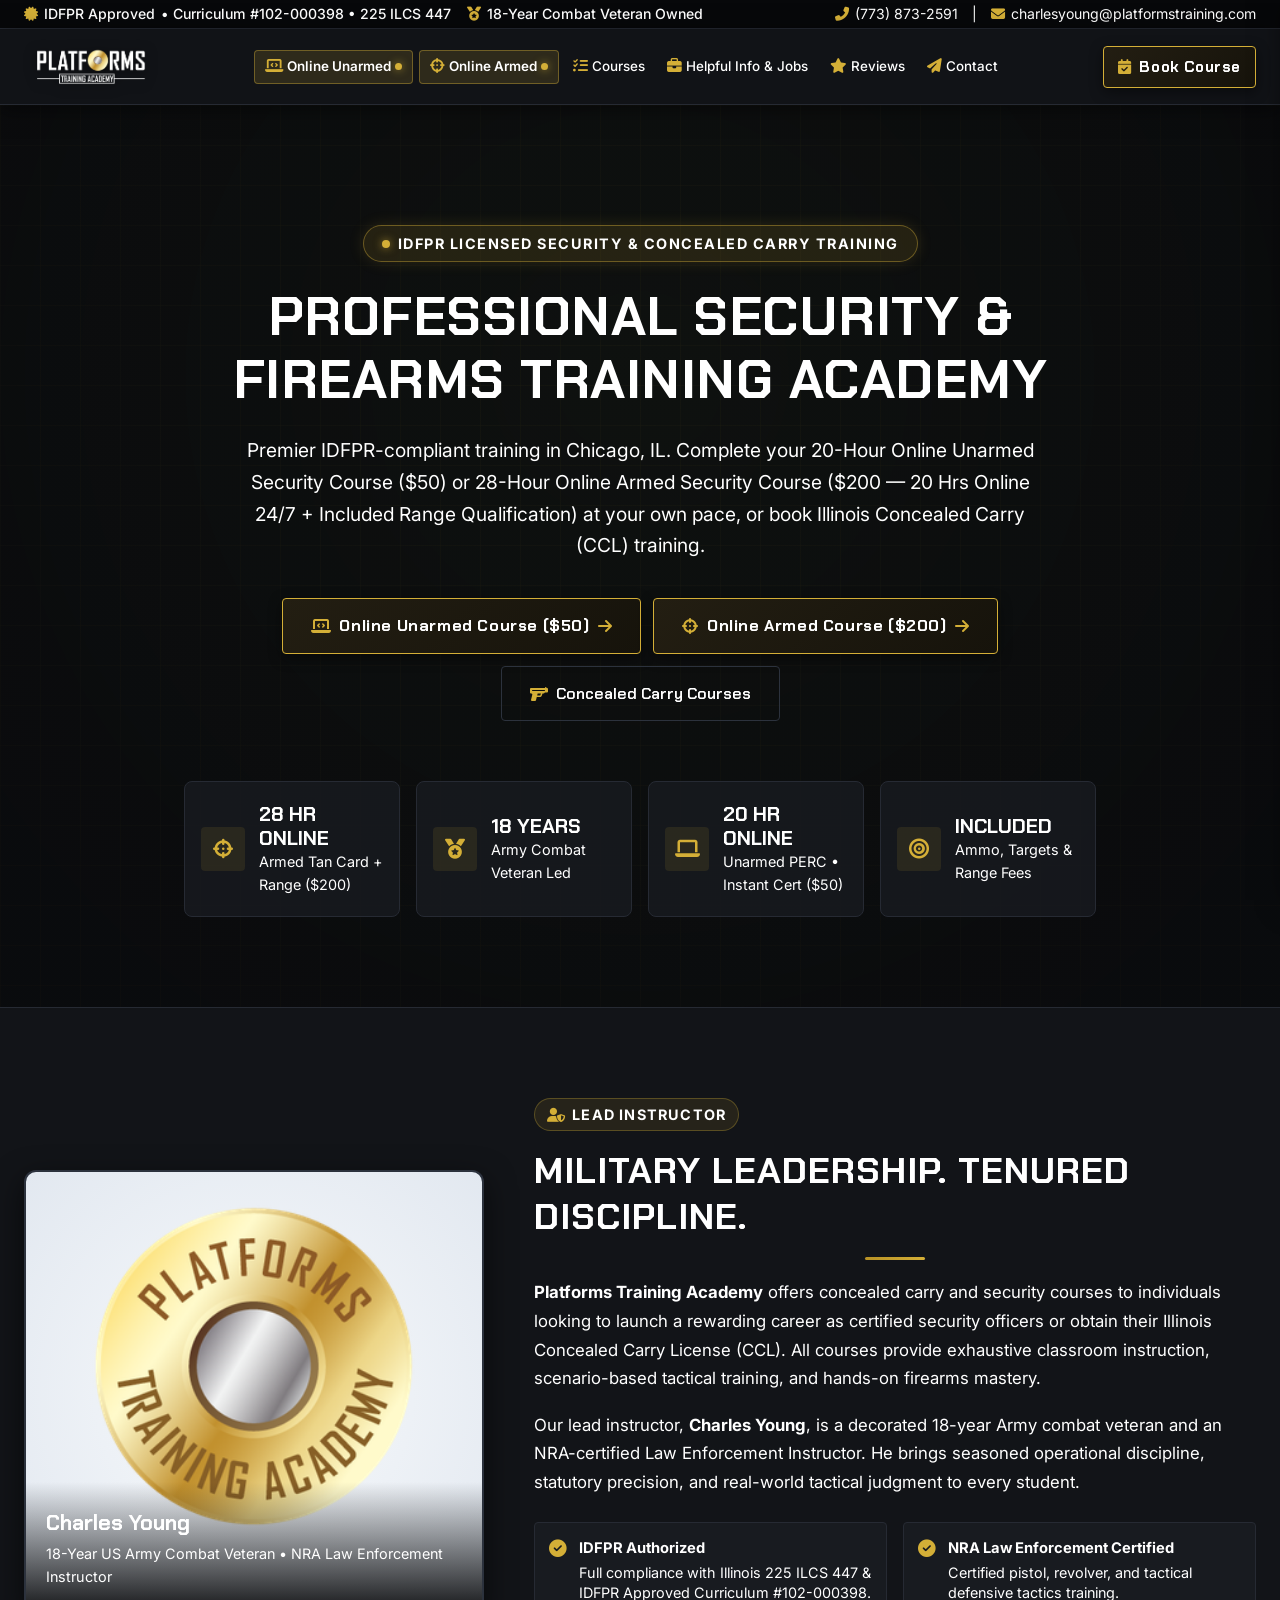
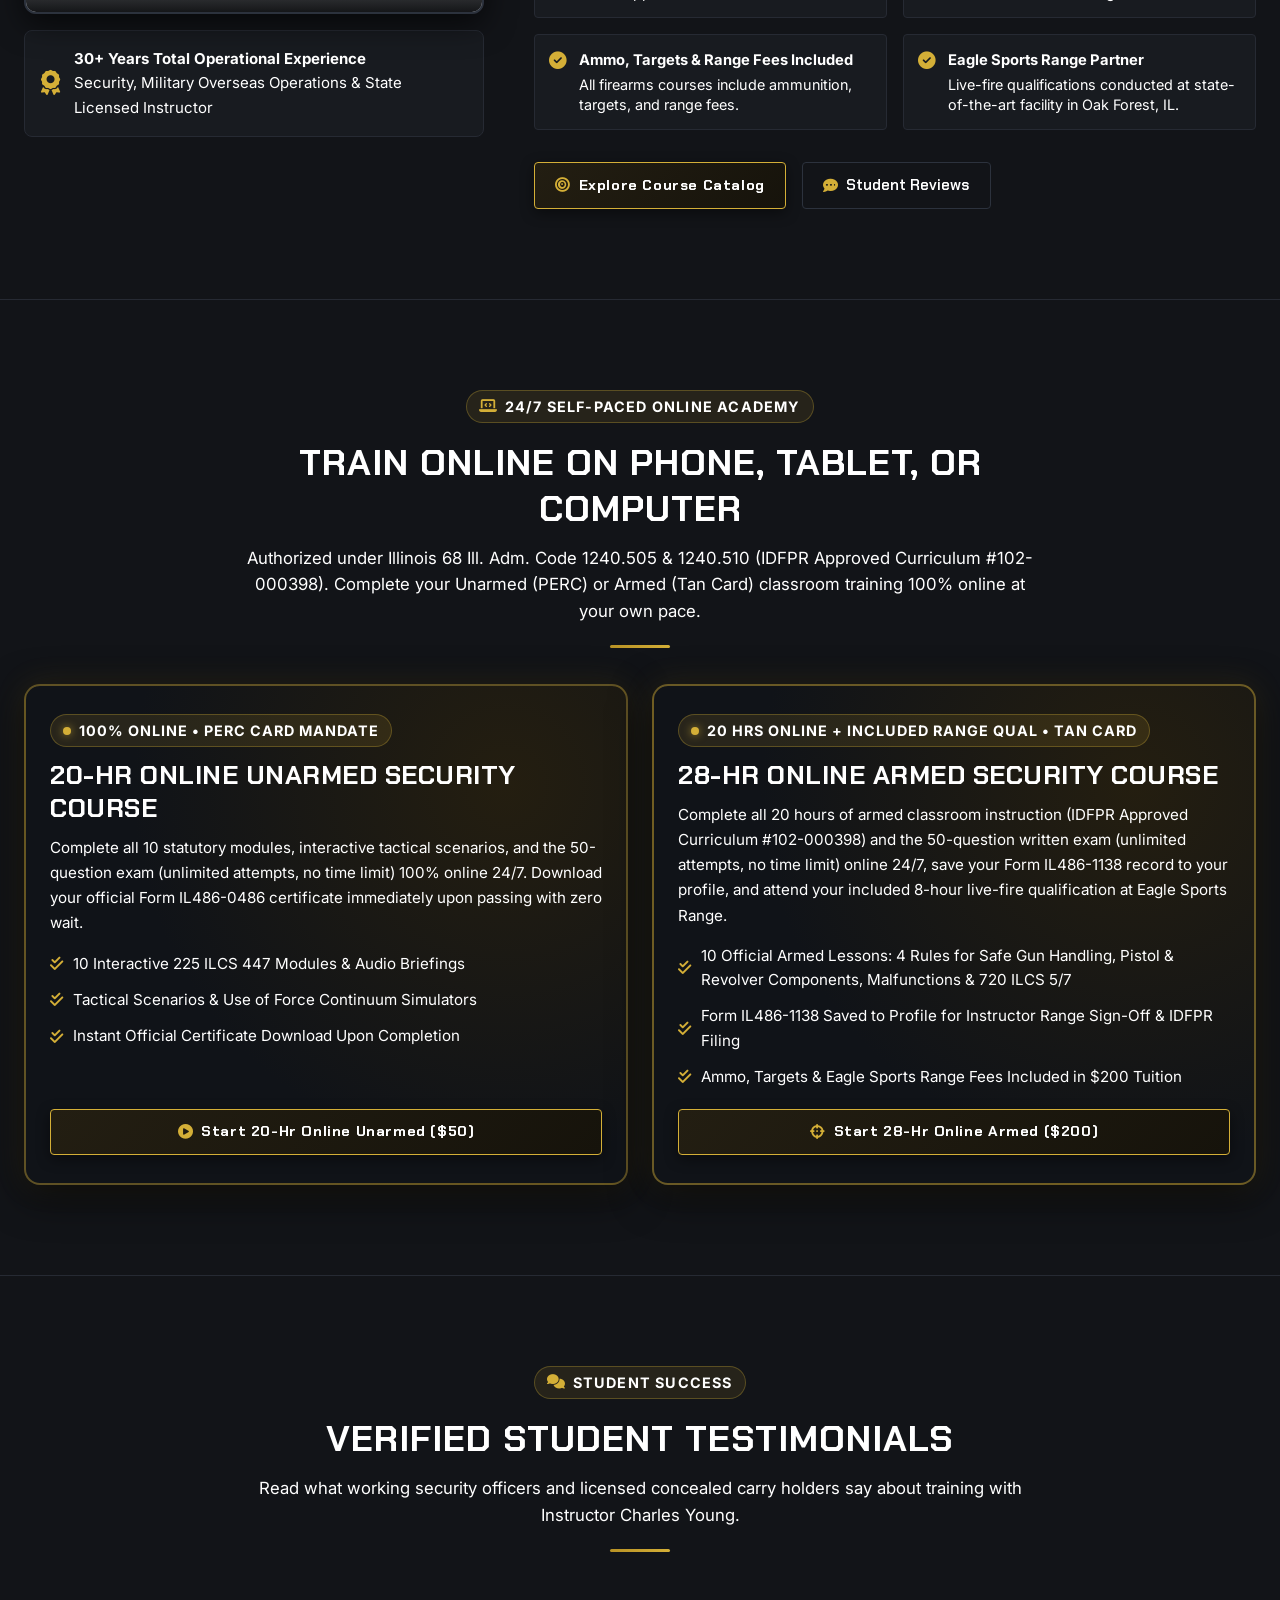
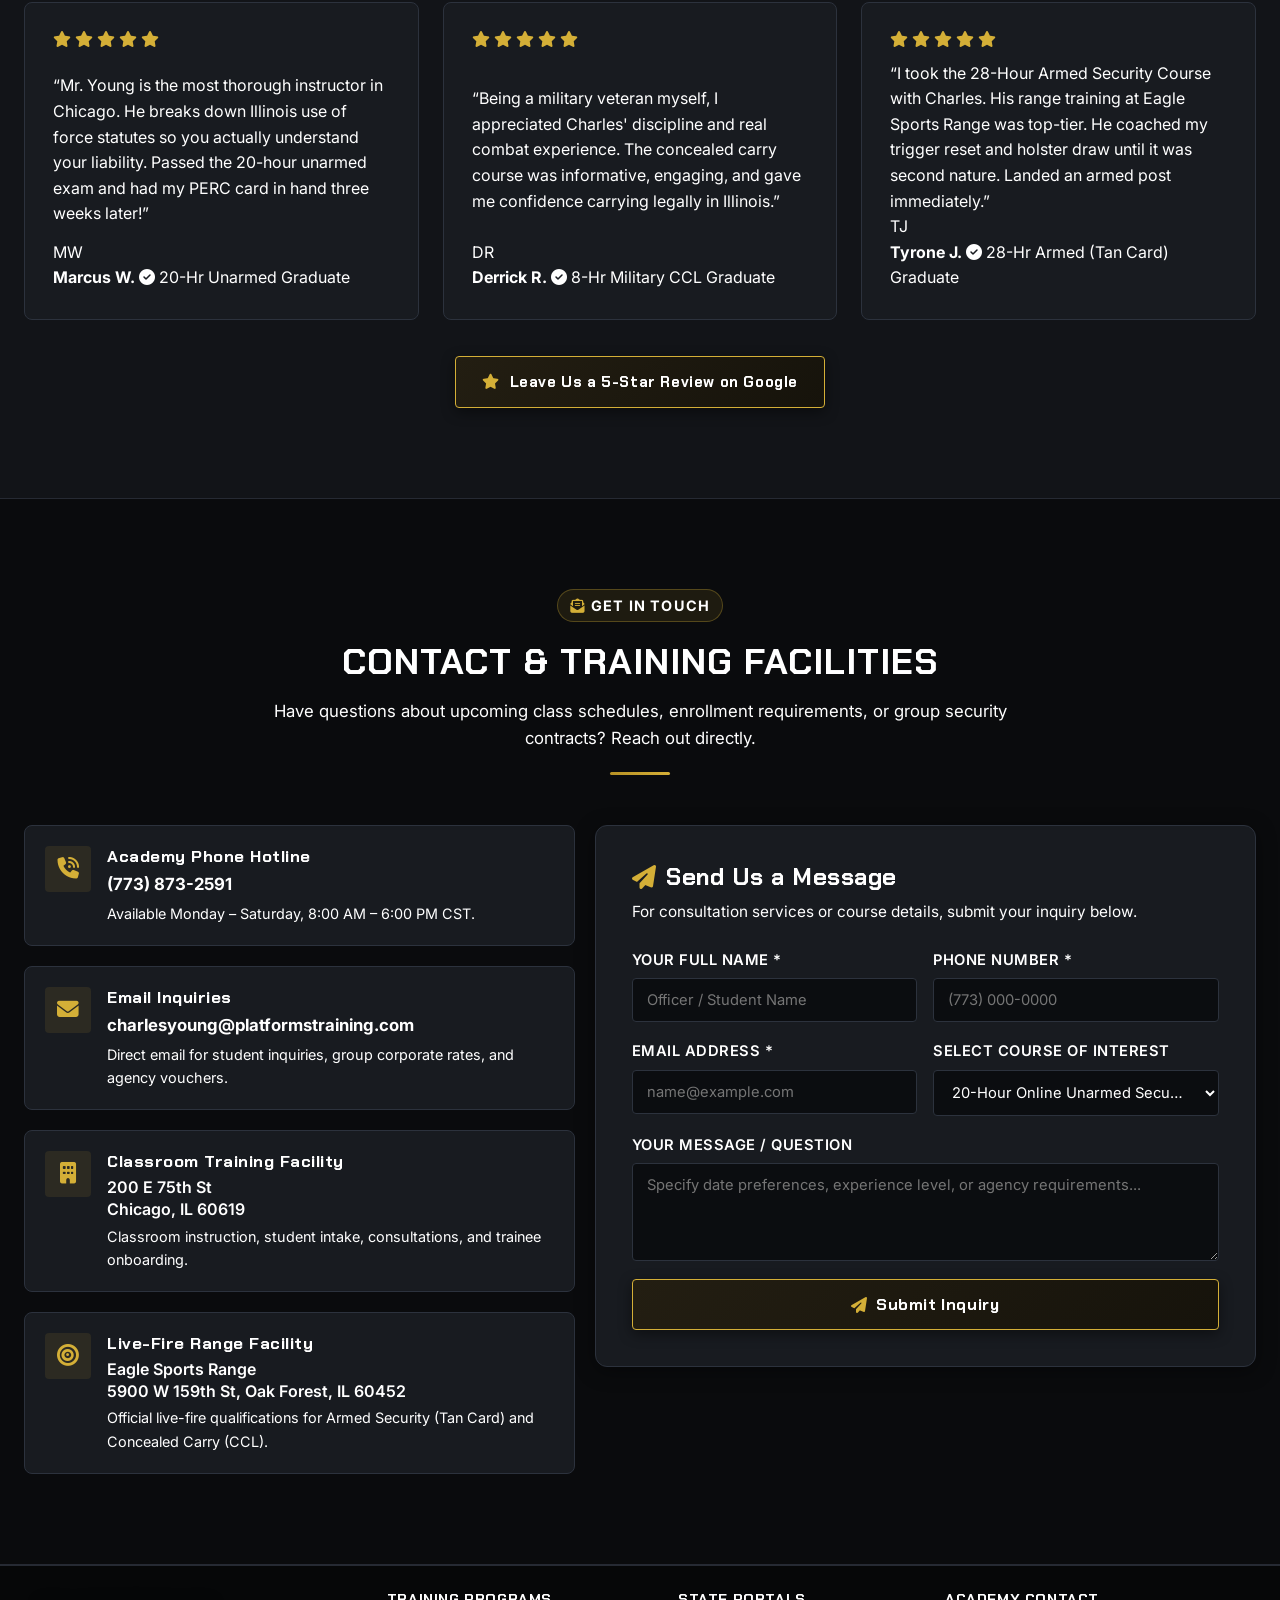
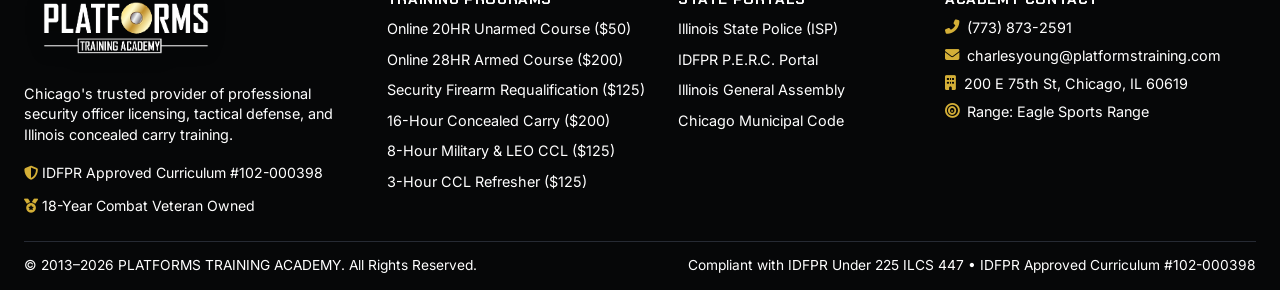
<file: index.html>
<!DOCTYPE html>
<html lang="en">
<head>
    <meta charset="UTF-8">
    <meta name="viewport" content="width=device-width, initial-scale=1.0">
    <title>Platforms Training Academy | Chicago Security &amp; Concealed Carry Training</title>
    
    <!-- Meta, SEO & AIEO Tags -->
    <meta name="description" content="Platforms Training Academy in Chicago, IL offers IDFPR certified 20-Hour Online Unarmed Security ($50), 28-Hour Online Armed Security ($200 with Range Qualification), Illinois Concealed Carry (CCL), and Firearm Qualification courses led by 18-Year Army Combat Veteran Charles Young.">
    <meta name="keywords" content="Illinois Concealed Carry, Chicago Concealed Carry Classes, Security Guard Training Chicago, 20-Hour Unarmed Security, 28-Hour Armed Security, PERC Card, Firearms Control Card, Tan Card, IDFPR, Charles Young, Chicago Security Academy, Eagle Sports Range">
    <meta name="author" content="Platforms Training Academy - Charles Young">
    <meta name="robots" content="index, follow, max-image-preview:large, max-snippet:-1, max-video-preview:-1">
    <meta name="geo.region" content="US-IL">
    <meta name="geo.placename" content="Chicago, Illinois">
    <meta name="geo.position" content="41.7586;-87.6203">
    <meta name="ICBM" content="41.7586, -87.6203">
    <meta name="theme-color" content="#0a0b0d">
    <link rel="canonical" href="https://platformstraining.com/">

    <!-- Open Graph / Social Sharing -->
    <meta property="og:type" content="website">
    <meta property="og:site_name" content="Platforms Training Academy">
    <meta property="og:title" content="Platforms Training Academy | Chicago Security &amp; Concealed Carry Training">
    <meta property="og:description" content="IDFPR-approved 20-Hour Online Unarmed Security ($50), 28-Hour Online Armed Security ($200), and Illinois Concealed Carry (CCL) courses in Chicago, IL.">
    <meta property="og:url" content="https://platformstraining.com/">
    <meta property="og:image" content="https://platformstraining.com/assets/logo_full_color.png">
    <meta property="og:image:alt" content="Platforms Training Academy — Illinois Concealed Carry and Security Guard Training in Chicago">
    <meta property="og:locale" content="en_US">

    <!-- Twitter Card -->
    <meta name="twitter:card" content="summary_large_image">
    <meta name="twitter:title" content="Platforms Training Academy | Chicago Security &amp; Concealed Carry Training">
    <meta name="twitter:description" content="IDFPR-approved 20-Hour Online Unarmed Security ($50), 28-Hour Online Armed Security ($200), and Illinois Concealed Carry (CCL) courses in Chicago, IL.">
    <meta name="twitter:image" content="https://platformstraining.com/assets/logo_full_color.png">
    <meta name="twitter:image:alt" content="Platforms Training Academy — Illinois Concealed Carry and Security Guard Training">

    <!-- Structured Data (JSON-LD for Google & AI Answer Engines) -->
    <script type="application/ld+json">
    {
      "@context": "https://schema.org",
      "@graph": [
        {
          "@type": ["EducationalOrganization", "LocalBusiness"],
          "@id": "https://platformstraining.com/#organization",
          "name": "Platforms Training Academy",
          "url": "https://platformstraining.com/",
          "logo": {
            "@type": "ImageObject",
            "url": "https://platformstraining.com/assets/logo_full_color.png",
            "caption": "Platforms Training Academy — Chicago Concealed Carry and Security Guard Training"
          },
          "image": [
            "https://platformstraining.com/assets/logo_full_color.png",
            "https://platformstraining.com/assets/logo_circle_icon.png"
          ],
          "description": "IDFPR-approved security guard training (20-Hour Unarmed PERC, 28-Hour Armed Tan Card) and Illinois Concealed Carry (CCL) academy in Chicago, IL led by 18-Year U.S. Army Combat Veteran Charles Young (State License #263-000693, Curriculum #102-000398).",
          "telephone": "+1-773-873-2591",
          "email": "charlesyoung@platformstraining.com",
          "priceRange": "$50 - $200",
          "address": {
            "@type": "PostalAddress",
            "streetAddress": "200 E 75th St",
            "addressLocality": "Chicago",
            "addressRegion": "IL",
            "postalCode": "60619",
            "addressCountry": "US"
          },
          "geo": {
            "@type": "GeoCoordinates",
            "latitude": 41.7586,
            "longitude": -87.6203
          },
          "areaServed": ["Chicago", "Cook County", "Oak Forest", "Illinois"],
          "founder": {
            "@type": "Person",
            "name": "Charles Young",
            "jobTitle": "Lead Instructor & Founder",
            "description": "18-Year U.S. Army Combat Veteran and NRA Certified Law Enforcement Instructor (Illinois License #263-000693)"
          }
        },
        {
          "@type": "WebSite",
          "@id": "https://platformstraining.com/#website",
          "url": "https://platformstraining.com/",
          "name": "Platforms Training Academy",
          "publisher": { "@id": "https://platformstraining.com/#organization" }
        },
        {
          "@type": "FAQPage",
          "mainEntity": [
            {
              "@type": "Question",
              "name": "How much does the Illinois 20-Hour Unarmed Security (PERC) course cost?",
              "acceptedAnswer": {
                "@type": "Answer",
                "text": "The IDFPR-approved 20-Hour Online Unarmed Security Course at Platforms Training Academy is $50. It is 100% online, self-paced 24/7, and issues your official Certificate of Completion immediately upon passing so you can apply for your Illinois PERC card."
              }
            },
            {
              "@type": "Question",
              "name": "Can I take the 28-Hour Illinois Armed Security (Tan Card) course online?",
              "acceptedAnswer": {
                "@type": "Answer",
                "text": "Yes. Platforms Training Academy offers the 28-Hour Armed Security Course for $200, which includes 20 hours of self-paced online training 24/7 plus the required in-person live-fire range qualification at Eagle Sports Range in Oak Forest, IL (ammunition, targets, eye/ear protection, and range fees included)."
              }
            },
            {
              "@type": "Question",
              "name": "Does Platforms Training Academy offer Illinois Concealed Carry (CCL) classes in Chicago?",
              "acceptedAnswer": {
                "@type": "Answer",
                "text": "Yes. Platforms Training Academy offers the 16-Hour Full Illinois Concealed Carry (CCL) course ($200), 8-Hour Prior Credit CCL ($150), 8-Hour Military & Law Enforcement CCL ($125), and 3-Hour CCL Renewal Refresher ($125), with classroom instruction at 200 E 75th St, Chicago, IL 60619 and range qualification at Eagle Sports Range."
              }
            }
          ]
        }
      ]
    }
    </script>

    <!-- Favicon & Touch Icons (Platforms Circle Emblem) -->
    <link rel="icon" type="image/x-icon" href="favicon.ico">
    <link rel="icon" type="image/png" sizes="32x32" href="assets/favicon-32x32.png">
    <link rel="icon" type="image/png" sizes="16x16" href="assets/favicon-16x16.png">
    <link rel="apple-touch-icon" sizes="180x180" href="assets/apple-touch-icon.png">

    <!-- Fonts: Chakra Petch & Rajdhani for tactical dark UI, Roboto for readability -->
    <link rel="preconnect" href="https://fonts.googleapis.com">
    <link rel="preconnect" href="https://fonts.gstatic.com" crossorigin>
    <link href="https://fonts.googleapis.com/css2?family=Chakra+Petch:wght@500;600;700&family=Rajdhani:wght@600;700;800&family=Roboto:wght@300;400;500;700&display=swap" rel="stylesheet">
    
    <!-- Font Awesome Icons -->
    <link rel="stylesheet" href="https://cdnjs.cloudflare.com/ajax/libs/font-awesome/6.5.1/css/all.min.css">
    
    <!-- Tactical Stylesheet -->
    <link rel="stylesheet" href="styles.css?v=9.2">
</head>
<body id="top">

    <!-- Top Credential & Hotline Bar -->
    <div class="top-credential-bar">
        <div class="site-container top-credential-inner">
            <div class="credential-tags">
                <span class="cred-badge"><i class="fas fa-certificate"></i> IDFPR Approved <span class="cred-sub-code">&bull; Curriculum #102-000398 &bull; 225 ILCS 447</span></span>
                <span class="cred-badge badge-military"><i class="fas fa-medal"></i> 18-Year Combat Veteran Owned</span>
                <span class="cred-badge badge-nra"><i class="fas fa-crosshairs"></i> NRA Certified Law Enforcement Instructor</span>
            </div>
            <div class="top-contact-links">
                <a href="tel:7738732591" class="top-link"><i class="fas fa-phone-alt"></i> (773) 873-2591</a>
                <span class="top-sep top-sep-email">|</span>
                <a href="mailto:charlesyoung@platformstraining.com" class="top-link top-link-email"><i class="fas fa-envelope"></i> charlesyoung@platformstraining.com</a>
            </div>
        </div>
    </div>

    <!-- Main Navigation Header (Sticky on Scroll) -->
    <header class="main-header" id="main-header">
        <div class="site-container header-inner">
            <a href="#top" class="brand-link" title="Platforms Training Academy - Home" aria-label="Platforms Training Academy Home" onclick="window.scrollTo({top: 0, behavior: 'smooth'}); return false;">
                <img src="assets/logo_wordmark_light.png" alt="Platforms Training Academy — Chicago Concealed Carry &amp; Security Guard Training" title="Platforms Training Academy — Concealed Carry &amp; Security Training" class="brand-logo-img">
            </a>

            <!-- Desktop Nav Menu -->
            <nav class="desktop-nav" aria-label="Main Navigation">
                <a href="./course/index.html" class="nav-item nav-item-online" title="Online 20HR Unarmed Security Course ($50)">
                    <i class="fas fa-laptop-code"></i> Online Unarmed <span class="nav-online-pulse"></span>
                </a>
                <a href="./armed-course/index.html" class="nav-item nav-item-online" title="Online 28HR Armed Security Course ($200)">
                    <i class="fas fa-crosshairs"></i> Online Armed <span class="nav-online-pulse"></span>
                </a>
                <a href="courses.html" class="nav-item"><i class="fas fa-list-check"></i> Courses</a>
                <a href="resources.html" class="nav-item"><i class="fas fa-briefcase"></i> Helpful Info &amp; Jobs</a>
                <a href="#reviews" class="nav-item"><i class="fas fa-star"></i> Reviews</a>
                <a href="#contact" class="nav-item"><i class="fas fa-paper-plane"></i> Contact</a>
            </nav>

            <!-- Header Quick Action -->
            <div class="header-cta-block">
                <a href="courses.html" class="btn-tactical-primary header-book-btn">
                    <i class="fas fa-calendar-check"></i> Book Course
                </a>
                <!-- Mobile Menu Button -->
                <button class="mobile-toggle-btn" id="mobile-toggle-btn" aria-label="Toggle Navigation Menu">
                    <i class="fas fa-bars"></i>
                </button>
            </div>
        </div>
    </header>

    <!-- Mobile Navigation Drawer -->
    <div class="mobile-drawer" id="mobile-drawer">
        <div class="mobile-drawer-header">
            <div class="drawer-brand">
                <img src="assets/logo_wordmark_light.png" alt="Platforms Training Academy — Illinois Concealed Carry &amp; Security Training" title="Platforms Training Academy — Concealed Carry &amp; Security Training" class="drawer-logo">
            </div>
            <button class="drawer-close-btn" id="drawer-close-btn" aria-label="Close Menu">
                <i class="fas fa-times"></i>
            </button>
        </div>
        <nav class="mobile-nav-links">
            <a href="./course/index.html" class="mobile-nav-link mobile-online-highlight"><i class="fas fa-laptop-code"></i> Online 20HR Unarmed Course ($50)</a>
            <a href="./armed-course/index.html" class="mobile-nav-link mobile-online-highlight"><i class="fas fa-crosshairs"></i> Online 28HR Armed Course ($200)</a>
            <a href="courses.html" class="mobile-nav-link"><i class="fas fa-list-check"></i> Courses</a>
            <a href="resources.html" class="mobile-nav-link"><i class="fas fa-briefcase"></i> Helpful Info &amp; Jobs</a>
            <a href="#reviews" class="mobile-nav-link"><i class="fas fa-star"></i> Reviews &amp; Instructor</a>
            <a href="#contact" class="mobile-nav-link"><i class="fas fa-paper-plane"></i> Contact &amp; Locations</a>
        </nav>
    </div>
    <div class="drawer-backdrop" id="drawer-backdrop"></div>

    <!-- MAIN BODY SECTIONS -->
    <main>

        <!-- =========================================================
             SECTION 1: HERO (WITH BACKGROUND VIDEO)
             ========================================================= -->
        <section id="home" class="hero-section">
            <video class="hero-bg-video" autoplay muted loop playsinline>
                <source src="assets/hero_video.mp4" type="video/mp4">
            </video>
            <div class="hero-bg-overlay"></div>
            <div class="site-container hero-content-wrapper">
                <div class="hero-badge-pill">
                    <span class="hero-pulse-dot"></span>
                    <span>IDFPR LICENSED SECURITY &amp; CONCEALED CARRY TRAINING</span>
                </div>
                
                <h1 class="hero-main-title">
                    PROFESSIONAL SECURITY &amp; <br>
                    <span class="text-gradient-green">FIREARMS TRAINING ACADEMY</span>
                </h1>
                
                <p class="hero-subtitle">
                    Premier IDFPR-compliant training in Chicago, IL. Complete your 20-Hour Online Unarmed Security Course ($50) or 28-Hour Online Armed Security Course ($200 &mdash; 20 Hrs Online 24/7 + Included Range Qualification) at your own pace, or book Illinois Concealed Carry (CCL) training.
                </p>

                <div class="hero-actions-group" style="flex-wrap:wrap; justify-content:center; gap:12px;">
                    <a href="./course/index.html" class="btn-tactical-neon btn-large">
                        <i class="fas fa-laptop-code"></i> Online Unarmed Course ($50) <i class="fas fa-arrow-right"></i>
                    </a>
                    <a href="./armed-course/index.html" class="btn-tactical-primary btn-large">
                        <i class="fas fa-crosshairs"></i> Online Armed Course ($200) <i class="fas fa-arrow-right"></i>
                    </a>
                    <a href="courses.html?filter=ccl" class="btn-tactical-outline btn-large">
                        <i class="fas fa-gun"></i> Concealed Carry Courses
                    </a>
                </div>

                <!-- Hero Trust Stats Strip -->
                <div class="hero-stats-grid">
                    <div class="stat-card">
                        <div class="stat-icon"><i class="fas fa-crosshairs"></i></div>
                        <div class="stat-body">
                            <span class="stat-number">28 HR ONLINE</span>
                            <span class="stat-label">Armed Tan Card + Range ($200)</span>
                        </div>
                    </div>
                    <div class="stat-card">
                        <div class="stat-icon"><i class="fas fa-medal"></i></div>
                        <div class="stat-body">
                            <span class="stat-number">18 YEARS</span>
                            <span class="stat-label">Army Combat Veteran Led</span>
                        </div>
                    </div>
                    <div class="stat-card">
                        <div class="stat-icon"><i class="fas fa-laptop"></i></div>
                        <div class="stat-body">
                            <span class="stat-number">20 HR ONLINE</span>
                            <span class="stat-label">Unarmed PERC &bull; Instant Cert ($50)</span>
                        </div>
                    </div>
                    <div class="stat-card">
                        <div class="stat-icon"><i class="fas fa-bullseye"></i></div>
                        <div class="stat-body">
                            <span class="stat-number">INCLUDED</span>
                            <span class="stat-label">Ammo, Targets &amp; Range Fees</span>
                        </div>
                    </div>
                </div>
            </div>
        </section>

        <!-- =========================================================
             SECTION 2: ABOUT CHIEF INSTRUCTOR CHARLES YOUNG
             ========================================================= -->
        <section class="site-section about-section" id="about">
            <div class="site-container">
                <div class="about-grid">
                    <!-- Left: Real Photo in Tactical Frame -->
                    <div class="about-image-col">
                        <div class="instructor-image-frame" style="background: radial-gradient(circle at center, #f8fafc 0%, #e2e8f0 100%);">
                            <img src="assets/logo_circle_icon.png" alt="Platforms Training Academy Emblem — Illinois Concealed Carry &amp; Armed Security Training" title="Platforms Training Academy — Concealed Carry &amp; Security Training" class="instructor-photo" style="object-fit: contain; object-position: center center; padding: 32px 32px 84px 32px;">
                            <div class="instructor-overlay-caption">
                                <span class="caption-name">Charles Young</span>
                                <span class="caption-title">18-Year US Army Combat Veteran &bull; NRA Law Enforcement Instructor</span>
                            </div>
                        </div>
                        <div class="image-sub-card">
                            <div class="sub-card-icon"><i class="fas fa-award"></i></div>
                            <div class="sub-card-text">
                                <strong>30+ Years Total Operational Experience</strong>
                                <span>Security, Military Overseas Operations &amp; State Licensed Instructor</span>
                            </div>
                        </div>
                    </div>

                    <!-- Right: Bio & Academy Background -->
                    <div class="about-text-col">
                        <div class="section-tag-badge"><i class="fas fa-user-shield"></i> LEAD INSTRUCTOR</div>
                        <h2 class="section-title">MILITARY LEADERSHIP. TENURED DISCIPLINE.</h2>
                        <div class="section-title-line"></div>
                        
                        <p class="about-paragraph">
                            <strong>Platforms Training Academy</strong> offers concealed carry and security courses to individuals looking to launch a rewarding career as certified security officers or obtain their Illinois Concealed Carry License (CCL). All courses provide exhaustive classroom instruction, scenario-based tactical training, and hands-on firearms mastery.
                        </p>

                        <p class="about-paragraph">
                            Our lead instructor, <strong>Charles Young</strong>, is a decorated 18-year Army combat veteran and an NRA-certified Law Enforcement Instructor. He brings seasoned operational discipline, statutory precision, and real-world tactical judgment to every student.
                        </p>

                        <div class="instructor-badges-grid">
                            <div class="ins-badge-item">
                                <i class="fas fa-check-circle"></i>
                                <div>
                                    <strong>IDFPR Authorized</strong>
                                    <span>Full compliance with Illinois 225 ILCS 447 &amp; IDFPR Approved Curriculum #102-000398.</span>
                                </div>
                            </div>
                            <div class="ins-badge-item">
                                <i class="fas fa-check-circle"></i>
                                <div>
                                    <strong>NRA Law Enforcement Certified</strong>
                                    <span>Certified pistol, revolver, and tactical defensive tactics training.</span>
                                </div>
                            </div>
                            <div class="ins-badge-item">
                                <i class="fas fa-check-circle"></i>
                                <div>
                                    <strong>Ammo, Targets &amp; Range Fees Included</strong>
                                    <span>All firearms courses include ammunition, targets, and range fees.</span>
                                </div>
                            </div>
                            <div class="ins-badge-item">
                                <i class="fas fa-check-circle"></i>
                                <div>
                                    <strong>Eagle Sports Range Partner</strong>
                                    <span>Live-fire qualifications conducted at state-of-the-art facility in Oak Forest, IL.</span>
                                </div>
                            </div>
                        </div>

                        <div class="about-action-bar">
                            <a href="courses.html" class="btn-tactical-primary"><i class="fas fa-bullseye"></i> Explore Course Catalog</a>
                            <a href="#reviews" class="btn-tactical-outline"><i class="fas fa-comment-dots"></i> Student Reviews</a>
                        </div>
                    </div>
                </div>
            </div>
        </section>

        <!-- =========================================================
             SECTION 4: 24/7 ONLINE SECURITY CERTIFICATION PORTALS
             ========================================================= -->
        <section class="site-section online-lms-section" id="online-courses">
            <div class="site-container">
                <div class="section-header-centered" style="margin-bottom: 36px;">
                    <span class="section-tag-badge"><i class="fas fa-laptop-code"></i> 24/7 SELF-PACED ONLINE ACADEMY</span>
                    <h2 class="section-title">TRAIN ONLINE ON PHONE, TABLET, OR COMPUTER</h2>
                    <p class="section-desc">
                        Authorized under Illinois 68 Ill. Adm. Code 1240.505 &amp; 1240.510 (IDFPR Approved Curriculum #102-000398). Complete your Unarmed (PERC) or Armed (Tan Card) classroom training 100% online at your own pace.
                    </p>
                    <div class="section-title-line"></div>
                </div>

                <div class="courses-cards-grid" style="grid-template-columns: repeat(auto-fit, minmax(min(100%, 340px), 1fr)); gap: 24px;">
                    <!-- Online Portal 1: 20-HR Unarmed ($40) -->
                    <div class="online-lms-banner" style="padding: 28px 24px; display:flex; flex-direction:column; justify-content:space-between;">
                        <div>
                            <div class="lms-live-indicator" style="margin-bottom: 12px;">
                                <span class="pulse-green"></span>
                                <span>100% ONLINE &bull; PERC CARD MANDATE</span>
                            </div>
                            <h3 class="lms-title" style="font-size: 1.65rem; margin-bottom: 10px;">20-HR ONLINE UNARMED SECURITY COURSE</h3>
                            <p class="lms-desc" style="font-size: 0.95rem; margin-bottom: 16px;">
                                Complete all 10 statutory modules, interactive tactical scenarios, and the 50-question exam (unlimited attempts, no time limit) 100% online 24/7. Download your official Form IL486-0486 certificate immediately upon passing with zero wait.
                            </p>
                            <div class="lms-features-list" style="margin-bottom: 20px;">
                                <div class="lms-feat-item"><i class="fas fa-check-double text-green"></i> 10 Interactive 225 ILCS 447 Modules &amp; Audio Briefings</div>
                                <div class="lms-feat-item"><i class="fas fa-check-double text-green"></i> Tactical Scenarios &amp; Use of Force Continuum Simulators</div>
                                <div class="lms-feat-item"><i class="fas fa-check-double text-green"></i> Instant Official Certificate Download Upon Completion</div>
                            </div>
                        </div>
                        <div class="lms-cta-row" style="flex-wrap:wrap; gap:12px;">
                            <a href="./course/index.html" class="btn-tactical-neon" style="width:100%; justify-content:center; text-align:center;">
                                <i class="fas fa-play-circle"></i> Start 20-Hr Online Unarmed ($50)
                            </a>
                        </div>
                    </div>

                    <!-- Online Portal 2: 28-HR Armed ($200) -->
                    <div class="online-lms-banner" style="padding: 28px 24px; display:flex; flex-direction:column; justify-content:space-between; border-color: rgba(212, 175, 55, 0.45);">
                        <div>
                            <div class="lms-live-indicator" style="margin-bottom: 12px;">
                                <span class="pulse-green"></span>
                                <span>20 HRS ONLINE + INCLUDED RANGE QUAL &bull; TAN CARD</span>
                            </div>
                            <h3 class="lms-title" style="font-size: 1.65rem; margin-bottom: 10px;">28-HR ONLINE ARMED SECURITY COURSE</h3>
                            <p class="lms-desc" style="font-size: 0.95rem; margin-bottom: 16px;">
                                Complete all 20 hours of armed classroom instruction (IDFPR Approved Curriculum #102-000398) and the 50-question written exam (unlimited attempts, no time limit) online 24/7, save your Form IL486-1138 record to your profile, and attend your included 8-hour live-fire qualification at Eagle Sports Range.
                            </p>
                            <div class="lms-features-list" style="margin-bottom: 20px;">
                                <div class="lms-feat-item"><i class="fas fa-check-double text-green"></i> 10 Official Armed Lessons: 4 Rules for Safe Gun Handling, Pistol &amp; Revolver Components, Malfunctions &amp; 720 ILCS 5/7</div>
                                <div class="lms-feat-item"><i class="fas fa-check-double text-green"></i> Form IL486-1138 Saved to Profile for Instructor Range Sign-Off &amp; IDFPR Filing</div>
                                <div class="lms-feat-item"><i class="fas fa-check-double text-green"></i> Ammo, Targets &amp; Eagle Sports Range Fees Included in $200 Tuition</div>
                            </div>
                        </div>
                        <div class="lms-cta-row" style="flex-wrap:wrap; gap:12px;">
                            <a href="./armed-course/index.html" class="btn-tactical-primary" style="width:100%; justify-content:center; text-align:center;">
                                <i class="fas fa-crosshairs"></i> Start 28-Hr Online Armed ($200)
                            </a>
                        </div>
                    </div>
                </div>
            </div>
        </section>

        <!-- =========================================================
             SECTION 7: REVIEWS & TESTIMONIALS
             ========================================================= -->
        <section class="site-section reviews-section" id="reviews">
            <div class="site-container">
                <div class="section-header-centered">
                    <span class="section-tag-badge"><i class="fas fa-comments"></i> STUDENT SUCCESS</span>
                    <h2 class="section-title">VERIFIED STUDENT TESTIMONIALS</h2>
                    <p class="section-desc">
                        Read what working security officers and licensed concealed carry holders say about training with Instructor Charles Young.
                    </p>
                    <div class="section-title-line"></div>
                </div>

                <div class="reviews-grid">
                    <!-- Review 1 -->
                    <div class="review-card">
                        <div class="review-stars">
                            <i class="fas fa-star"></i><i class="fas fa-star"></i><i class="fas fa-star"></i><i class="fas fa-star"></i><i class="fas fa-star"></i>
                        </div>
                        <p class="review-text">
                            &ldquo;Mr. Young is the most thorough instructor in Chicago. He breaks down Illinois use of force statutes so you actually understand your liability. Passed the 20-hour unarmed exam and had my PERC card in hand three weeks later!&rdquo;
                        </p>
                        <div class="reviewer-meta">
                            <div class="reviewer-avatar">MW</div>
                            <div>
                                <strong class="reviewer-name">Marcus W.</strong>
                                <span class="reviewer-badge"><i class="fas fa-check-circle"></i> 20-Hr Unarmed Graduate</span>
                            </div>
                        </div>
                    </div>

                    <!-- Review 2 -->
                    <div class="review-card">
                        <div class="review-stars">
                            <i class="fas fa-star"></i><i class="fas fa-star"></i><i class="fas fa-star"></i><i class="fas fa-star"></i><i class="fas fa-star"></i>
                        </div>
                        <p class="review-text">
                            &ldquo;Being a military veteran myself, I appreciated Charles' discipline and real combat experience. The concealed carry course was informative, engaging, and gave me confidence carrying legally in Illinois.&rdquo;
                        </p>
                        <div class="reviewer-meta">
                            <div class="reviewer-avatar">DR</div>
                            <div>
                                <strong class="reviewer-name">Derrick R.</strong>
                                <span class="reviewer-badge"><i class="fas fa-check-circle"></i> 8-Hr Military CCL Graduate</span>
                            </div>
                        </div>
                    </div>

                    <!-- Review 3 -->
                    <div class="review-card">
                        <div class="review-stars">
                            <i class="fas fa-star"></i><i class="fas fa-star"></i><i class="fas fa-star"></i><i class="fas fa-star"></i><i class="fas fa-star"></i>
                        </div>
                        <p class="review-text">
                            &ldquo;I took the 28-Hour Armed Security Course with Charles. His range training at Eagle Sports Range was top-tier. He coached my trigger reset and holster draw until it was second nature. Landed an armed post immediately.&rdquo;
                        </p>
                        <div class="reviewer-meta">
                            <div class="reviewer-avatar">TJ</div>
                            <div>
                                <strong class="reviewer-name">Tyrone J.</strong>
                                <span class="reviewer-badge"><i class="fas fa-check-circle"></i> 28-Hr Armed (Tan Card) Graduate</span>
                            </div>
                        </div>
                    </div>
                </div>

                <!-- Direct Google Business Profile Review CTA -->
                <div style="text-align:center; margin-top:28px;">
                    <a href="https://www.google.com/maps/search/?api=1&query=Platforms+Training+Academy+200+E+75th+St+Chicago+IL+60619" target="_blank" rel="noopener noreferrer" class="btn-tactical-primary" style="display:inline-flex; align-items:center; gap:10px; padding:13px 26px; font-size:0.95rem; text-decoration:none;">
                        <i class="fas fa-star"></i> Leave Us a 5-Star Review on Google
                    </a>
                </div>
            </div>
        </section>

        <!-- =========================================================
             SECTION 8: CONTACT & ACADEMY LOCATIONS
             ========================================================= -->
        <section class="site-section contact-section" id="contact">
            <div class="site-container">
                <div class="section-header-centered">
                    <span class="section-tag-badge"><i class="fas fa-envelope-open-text"></i> GET IN TOUCH</span>
                    <h2 class="section-title">CONTACT &amp; TRAINING FACILITIES</h2>
                    <p class="section-desc">
                        Have questions about upcoming class schedules, enrollment requirements, or group security contracts? Reach out directly.
                    </p>
                    <div class="section-title-line"></div>
                </div>

                <div class="contact-grid">
                    <!-- Left: Locations & Phone Info -->
                    <div class="contact-info-col">
                        <div class="info-contact-card">
                            <div class="contact-card-icon"><i class="fas fa-phone-volume"></i></div>
                            <div>
                                <h4>Academy Phone Hotline</h4>
                                <a href="tel:7738732591" class="contact-highlight-link">(773) 873-2591</a>
                                <p class="contact-sub">Available Monday &ndash; Saturday, 8:00 AM &ndash; 6:00 PM CST.</p>
                            </div>
                        </div>

                        <div class="info-contact-card">
                            <div class="contact-card-icon"><i class="fas fa-envelope"></i></div>
                            <div>
                                <h4>Email Inquiries</h4>
                                <a href="mailto:charlesyoung@platformstraining.com" class="contact-highlight-link">charlesyoung@platformstraining.com</a>
                                <p class="contact-sub">Direct email for student inquiries, group corporate rates, and agency vouchers.</p>
                            </div>
                        </div>

                        <div class="info-contact-card">
                            <div class="contact-card-icon"><i class="fas fa-building"></i></div>
                            <div>
                                <h4>Classroom Training Facility</h4>
                                <address class="contact-address">
                                    200 E 75th St<br>
                                    Chicago, IL 60619
                                </address>
                                <p class="contact-sub">Classroom instruction, student intake, consultations, and trainee onboarding.</p>
                            </div>
                        </div>

                        <div class="info-contact-card">
                            <div class="contact-card-icon"><i class="fas fa-bullseye"></i></div>
                            <div>
                                <h4>Live-Fire Range Facility</h4>
                                <address class="contact-address">
                                    Eagle Sports Range<br>
                                    5900 W 159th St, Oak Forest, IL 60452
                                </address>
                                <p class="contact-sub">Official live-fire qualifications for Armed Security (Tan Card) and Concealed Carry (CCL).</p>
                            </div>
                        </div>
                    </div>

                    <!-- Right: Interactive Contact Form -->
                    <div class="contact-form-col">
                        <div class="form-container-box">
                            <h3 class="form-title"><i class="fas fa-paper-plane"></i> Send Us a Message</h3>
                            <p class="form-subtitle">For consultation services or course details, submit your inquiry below.</p>
                            
                            <form id="contact-form" onsubmit="handleContactSubmit(event)">
                                <div class="form-row">
                                    <div class="form-group">
                                        <label for="contact-name">Your Full Name *</label>
                                        <input type="text" id="contact-name" name="name" required placeholder="Officer / Student Name">
                                    </div>
                                    <div class="form-group">
                                        <label for="contact-phone">Phone Number *</label>
                                        <input type="tel" id="contact-phone" name="phone" required placeholder="(773) 000-0000">
                                    </div>
                                </div>

                                <div class="form-row">
                                    <div class="form-group">
                                        <label for="contact-email">Email Address *</label>
                                        <input type="email" id="contact-email" name="email" required placeholder="name@example.com">
                                    </div>
                                    <div class="form-group">
                                        <label for="contact-course">Select Course of Interest</label>
                                        <select id="contact-course" name="course">
                                            <option value="20-Hour Online Unarmed Security Course ($50)">20-Hour Online Unarmed Security Course ($50)</option>
                                            <option value="28-Hour Online Armed Security Course ($200)">28-Hour Online Armed Security Course ($200)</option>
                                            <option value="Security Firearm Requalification ($125)">Security Firearm Requalification ($125)</option>
                                            <option value="Security Firearm Upgrade Qual ($125)">Security Firearm Upgrade Qual ($125)</option>
                                            <option value="16-Hour Illinois Concealed Carry ($200)">16-Hour Illinois Concealed Carry ($200)</option>
                                            <option value="8-Hour Illinois Concealed Carry ($150)">8-Hour Illinois Concealed Carry ($150)</option>
                                            <option value="8-Hour Military & LEO CCL ($125)">8-Hour Military &amp; LEO CCL ($125)</option>
                                            <option value="3-Hour Illinois CCL Refresher ($125)">3-Hour Illinois CCL Refresher ($125)</option>
                                            <option value="Other Security / Corporate Inquiry">Other Security / Corporate Inquiry</option>
                                        </select>
                                    </div>
                                </div>

                                <div class="form-group">
                                    <label for="contact-message">Your Message / Question</label>
                                    <textarea id="contact-message" name="message" rows="4" placeholder="Specify date preferences, experience level, or agency requirements..."></textarea>
                                </div>

                                <button type="submit" class="btn-tactical-primary btn-large btn-full">
                                    <i class="fas fa-paper-plane"></i> Submit Inquiry
                                </button>
                                <div id="form-feedback" class="form-feedback-msg" style="display:none;"></div>
                            </form>
                        </div>
                    </div>
                </div>
            </div>
        </section>

    </main>

    <!-- TACTICAL FOOTER (COMPACT & FULL-WIDTH) -->
    <footer class="site-footer">
        <div class="site-container footer-container-wide">
            <div class="footer-grid">
                <div class="footer-brand-col">
                    <div class="footer-brand">
                        <img src="assets/logo_wordmark_light.png" alt="Platforms Training Academy — Chicago Concealed Carry &amp; Security Training" title="Platforms Training Academy — Concealed Carry &amp; Security Training" class="footer-logo">
                    </div>
                    <p class="footer-tagline">
                        Chicago's trusted provider of professional security officer licensing, tactical defense, and Illinois concealed carry training.
                    </p>
                    <div class="footer-creds">
                        <span><i class="fas fa-shield-alt text-green"></i> IDFPR Approved Curriculum #102-000398</span>
                        <span><i class="fas fa-medal text-green"></i> 18-Year Combat Veteran Owned</span>
                    </div>
                </div>

                <div class="footer-links-col">
                    <h4>Training Programs</h4>
                    <ul>
                        <li><a href="./course/index.html">Online 20HR Unarmed Course ($50)</a></li>
                        <li><a href="./armed-course/index.html">Online 28HR Armed Course ($200)</a></li>
                        <li><a href="courses.html">Security Firearm Requalification ($125)</a></li>
                        <li><a href="courses.html">16-Hour Concealed Carry ($200)</a></li>
                        <li><a href="courses.html">8-Hour Military &amp; LEO CCL ($125)</a></li>
                        <li><a href="courses.html">3-Hour CCL Refresher ($125)</a></li>
                    </ul>
                </div>

                <div class="footer-links-col">
                    <h4>State Portals</h4>
                    <ul>
                        <li><a href="https://www.ispfsb.com" target="_blank" rel="noopener">Illinois State Police (ISP)</a></li>
                        <li><a href="https://idfpr.illinois.gov" target="_blank" rel="noopener">IDFPR P.E.R.C. Portal</a></li>
                        <li><a href="https://www.ilga.gov" target="_blank" rel="noopener">Illinois General Assembly</a></li>
                        <li><a href="https://www.amlegal.com" target="_blank" rel="noopener">Chicago Municipal Code</a></li>
                    </ul>
                </div>

                <div class="footer-contact-col">
                    <h4>Academy Contact</h4>
                    <p><i class="fas fa-phone-alt text-green"></i> (773) 873-2591</p>
                    <p><i class="fas fa-envelope text-green"></i> charlesyoung@platformstraining.com</p>
                    <p><i class="fas fa-building text-green"></i> 200 E 75th St, Chicago, IL 60619</p>
                    <p><i class="fas fa-bullseye text-green"></i> Range: Eagle Sports Range</p>
                </div>
            </div>

            <div class="footer-bottom-row">
                <p>&copy; 2013&ndash;2026 PLATFORMS TRAINING ACADEMY. All Rights Reserved.</p>
                <p class="footer-legal">Compliant with IDFPR Under 225 ILCS 447 &bull; IDFPR Approved Curriculum #102-000398</p>
            </div>
        </div>
    </footer>

    <!-- INTERACTIVE COURSE DETAIL MODAL -->
    <div class="course-modal-backdrop" id="course-modal" onclick="closeCourseModal(event)">
        <div class="course-modal-card" onclick="event.stopPropagation()">
            <button class="modal-close-btn" onclick="closeCourseModal()" aria-label="Close details modal">&times;</button>
            <div id="modal-content-slot">
                <!-- Dynamically injected course details -->
            </div>
        </div>
    </div>

    <!-- Main JavaScript Logic -->
    <script src="main.js?v=4.1"></script>
</body>
</html>
</file>
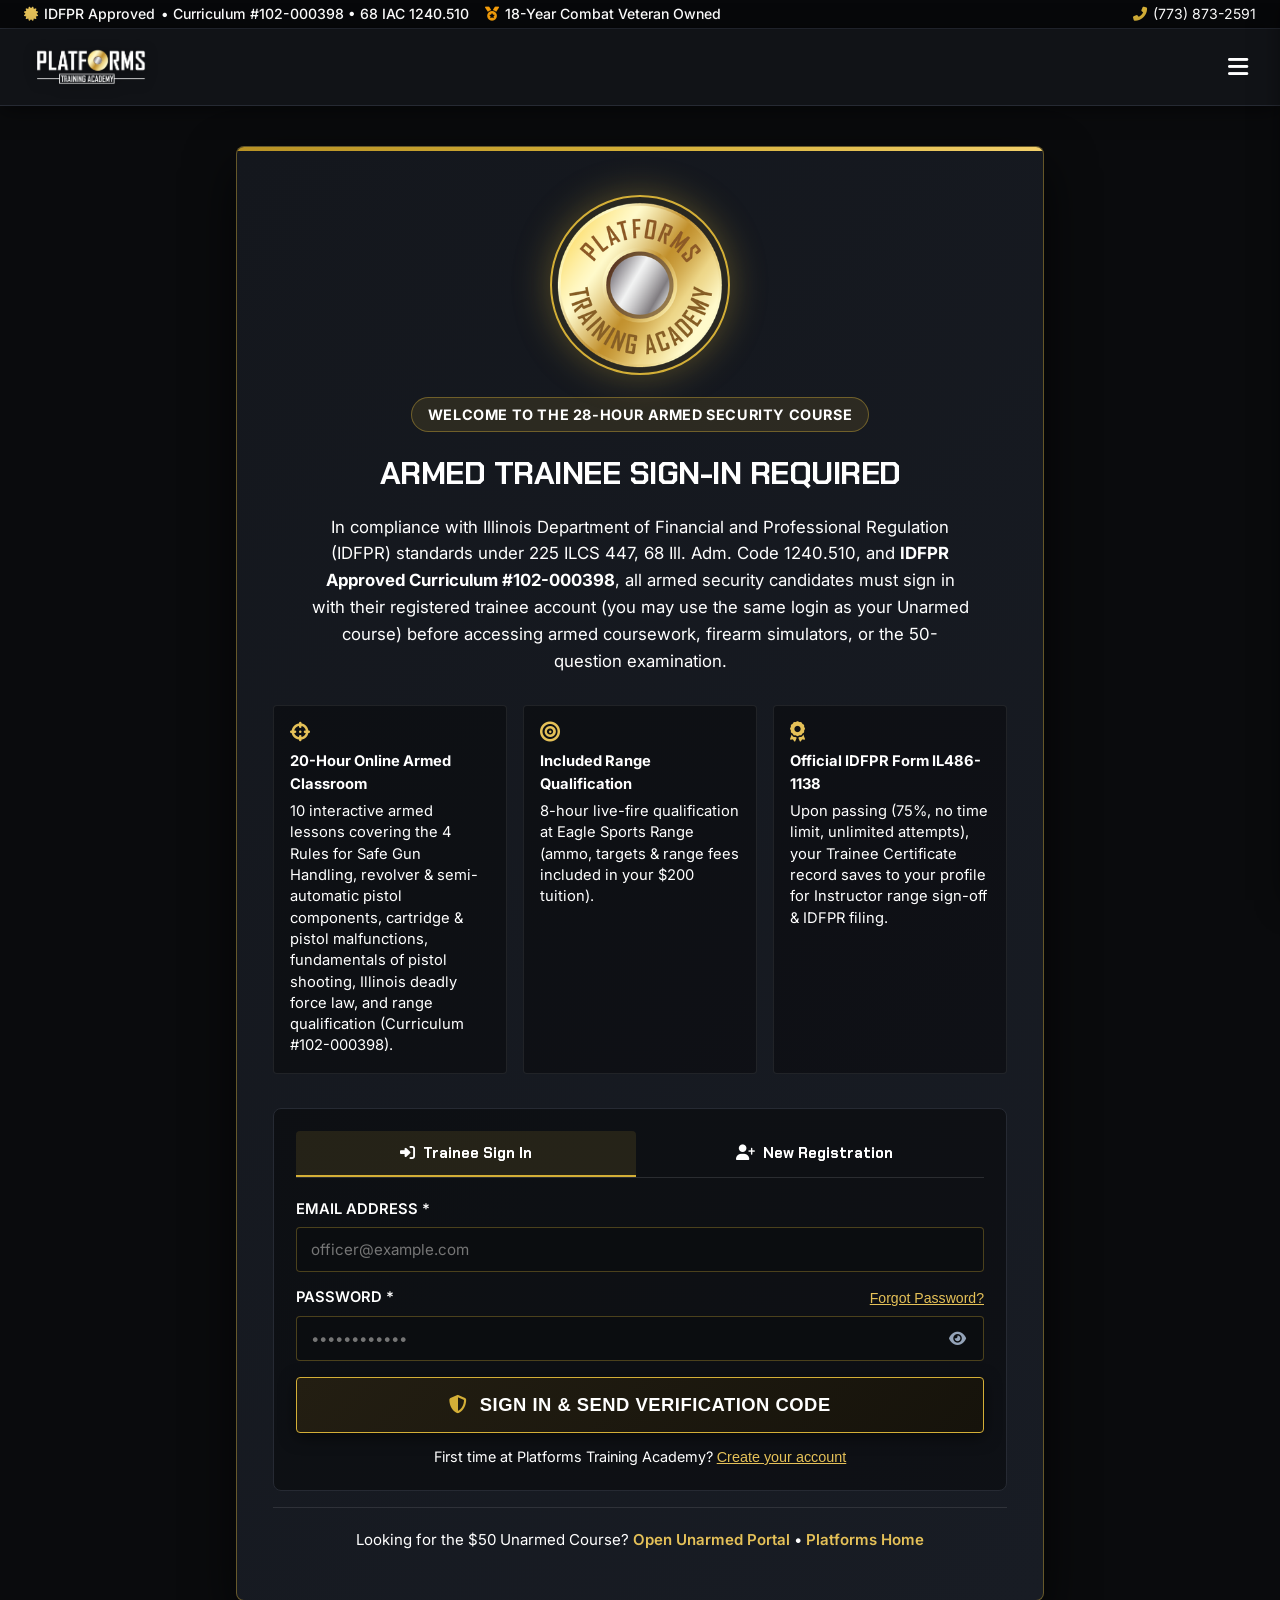
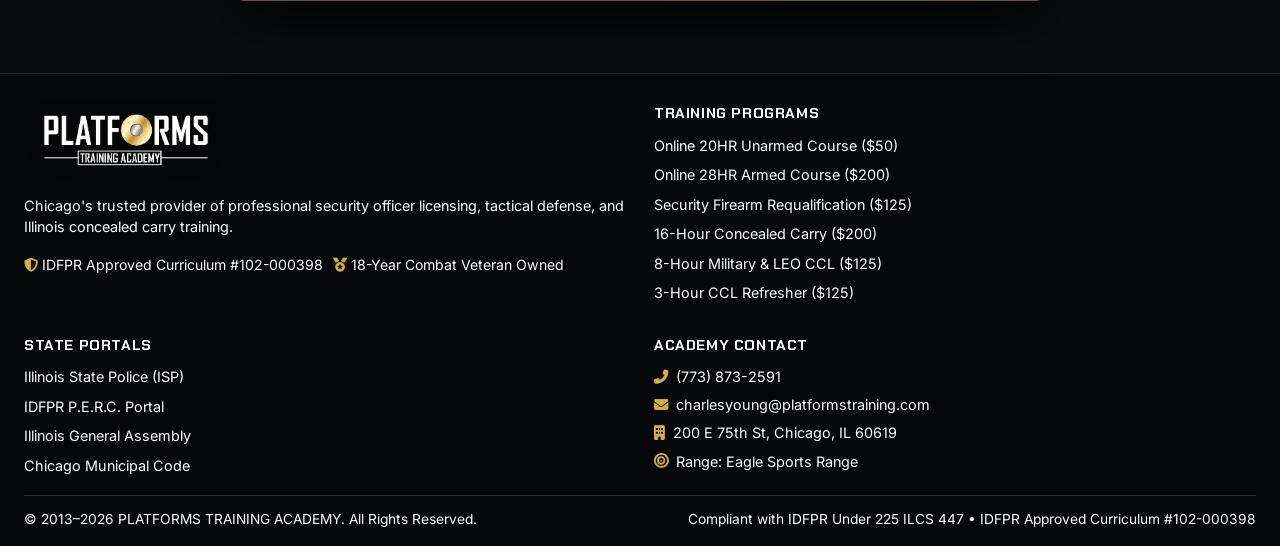
<file: armed-course/index.html>
<!DOCTYPE html>
<html lang="en">
<head>
    <meta charset="UTF-8">
    <meta name="viewport" content="width=device-width, initial-scale=1.0">
    <title>Online Armed Security Course ($200) | Platforms Training Academy</title>
    
    <!-- Meta and OpenGraph -->
    <meta name="description" content="Official 28-Hour Online Armed Security Course from Platforms Training Academy in Chicago, IL (20-Hour Online Armed Classroom + Included 8-Hour Eagle Sports Range Qualification, Ammo & Targets Included).">
    <meta name="author" content="Platforms Training Academy - Charles Young">
    <!-- Favicon & Touch Icons (Platforms Circle Emblem via shared ../assets/) -->
    <link rel="icon" type="image/x-icon" href="../favicon.ico">
    <link rel="icon" type="image/png" sizes="32x32" href="../assets/favicon-32x32.png">
    <link rel="icon" type="image/png" sizes="16x16" href="../assets/favicon-16x16.png">
    <link rel="apple-touch-icon" sizes="180x180" href="../assets/apple-touch-icon.png">

    <!-- Font Awesome Icons & Realistic Signature Fonts -->
    <link rel="stylesheet" href="https://cdnjs.cloudflare.com/ajax/libs/font-awesome/6.5.1/css/all.min.css">
    <link rel="preconnect" href="https://fonts.googleapis.com">
    <link rel="preconnect" href="https://fonts.gstatic.com" crossorigin>
    <link href="https://fonts.googleapis.com/css2?family=Alex+Brush&family=Sacramento&display=swap" rel="stylesheet">
    
    <!-- Custom Stylesheet matching platformstraining.com -->
    <link rel="stylesheet" href="styles.css?v=9.4">

    <!-- PDF Generation Library (Vector PDF Certificate & Paid Range Voucher) -->
    <script src="../assets/pdf-lib.min.js"></script>
</head>
<body class="lms-gate-active">

    <!-- Top Credential & Hotline Bar (Matching Main Site) -->
    <div class="top-credential-bar">
        <div class="site-container top-credential-inner">
            <div class="credential-tags">
                <span class="cred-badge"><i class="fas fa-certificate"></i> IDFPR Approved <span class="cred-sub-code">&bull; Curriculum #102-000398 &bull; 68 IAC 1240.510</span></span>
                <span class="cred-badge badge-military"><i class="fas fa-medal"></i> 18-Year Combat Veteran Owned</span>
                <span class="cred-badge badge-nra"><i class="fas fa-crosshairs"></i> NRA Certified Law Enforcement Instructor</span>
            </div>
            <div class="top-contact-links">
                <a href="tel:7738732591" class="top-link"><i class="fas fa-phone-alt"></i> (773) 873-2591</a>
                <span class="top-sep top-sep-email">|</span>
                <a href="mailto:charlesyoung@platformstraining.com" class="top-link top-link-email"><i class="fas fa-envelope"></i> charlesyoung@platformstraining.com</a>
            </div>
        </div>
    </div>

    <!-- Top Sticky Header Navigation -->
    <header class="site-header" id="site-header">
        <div class="site-container header-container">
            <a href="../index.html" class="brand-link brand-wrapper" style="order:0; margin-right:auto;" title="Platforms Training Academy - Home" aria-label="Platforms Training Academy Home">
                <img src="../assets/logo_wordmark_light.png" alt="Platforms Training Academy — 28-Hour Online Armed Security &amp; Concealed Carry Training" title="Platforms Training Academy — Armed Security &amp; Concealed Carry Training" class="brand-logo-img brand-logo">
            </a>

            <!-- Main Website Navigation (Shown on Sign-In / Enrollment Gate) -->
            <nav class="desktop-site-nav" aria-label="Main Navigation">
                <a href="../course/index.html" class="nav-item nav-item-online" title="Online 20HR Unarmed Security Course ($50)">
                    <i class="fas fa-laptop-code"></i> Online Unarmed <span class="nav-online-pulse"></span>
                </a>
                <a href="./index.html" class="nav-item nav-item-online active" title="Online 28HR Armed Security Course ($200)">
                    <i class="fas fa-crosshairs"></i> Online Armed <span class="nav-online-pulse"></span>
                </a>
                <a href="../courses.html" class="nav-item"><i class="fas fa-list-check"></i> Courses</a>
                <a href="../resources.html" class="nav-item"><i class="fas fa-briefcase"></i> Helpful Info &amp; Jobs</a>
                <a href="../index.html#reviews" class="nav-item"><i class="fas fa-star"></i> Reviews</a>
                <a href="../index.html#contact" class="nav-item"><i class="fas fa-paper-plane"></i> Contact</a>
            </nav>

            <!-- Course LMS Navigation (Shown once inside Course Modules / Exam) -->
            <nav class="main-nav">
                <button class="nav-btn" data-view="overview">
                    <i class="fas fa-home"></i> Overview
                </button>
                <button class="nav-btn" data-view="lesson">
                    <i class="fas fa-book-open"></i> Lessons (1-10)
                </button>
                <button class="nav-btn" data-view="exam" id="nav-btn-exam">
                    <i class="fas fa-file-alt"></i> Official Exam (50 Qs)
                </button>
                <button class="nav-btn" data-view="results" id="nav-btn-cert">
                    <i class="fas fa-certificate"></i> Certificate &amp; Range
                </button>
            </nav>

            <div class="header-gate-cta" style="order:10; margin-left:auto;">
                <a href="../courses.html" class="header-book-btn">
                    <i class="fas fa-calendar-check"></i> Book Course
                </a>
                <button class="mobile-toggle-btn" onclick="app.toggleMobileDrawer(true)" aria-label="Toggle Navigation Menu">
                    <i class="fas fa-bars"></i>
                </button>
            </div>

            <div class="header-actions">
                <button class="btn-guide-header" onclick="app.openNavigationGuide()" title="Armed Course Navigation Guide">
                    <i class="fas fa-compass"></i> Guide
                </button>
                <button class="btn-save-progress" onclick="app.manualSaveProgress()" title="Save Course Progress">
                    <i class="fas fa-save"></i> Save Progress
                </button>
                <button class="header-profile-btn" onclick="app.openLoginModal()" title="Student Account & Profile">
                    <i class="fas fa-user-circle"></i> <span id="header-student-name-display">Student Officer</span> <span class="profile-online-dot"></span>
                    <span id="header-account-indicator" style="font-size:0.84rem; padding:1px 6px; border-radius:4px; background:rgba(212, 175, 55,0.2); color:#ffffff; border:1px solid rgba(212, 175, 55, 0.4); margin-left:2px; font-weight:600;"><i class="fas fa-shield-alt" style="color:#d4af37;"></i> <span id="header-account-text">Account</span></span>
                </button>
                <button class="btn-guide-header" id="btn-header-admin-back" onclick="app.returnToAdminDashboard()" title="Return to Instructor Admin Dashboard" style="display:none;">
                    <i class="fas fa-user-shield"></i> Admin
                </button>
                <button class="btn-logout-header" id="btn-header-logout" onclick="app.officerSignOut()" title="Log Out of Student Account" style="display:none;">
                    <i class="fas fa-sign-out-alt"></i> Log Out
                </button>
            </div>
        </div>

        <!-- Global Progress Bar -->
        <div class="course-progress-strip">
            <div class="course-progress-fill" id="global-progress-fill"></div>
        </div>
    </header>

    <!-- Mobile Navigation Drawer -->
    <div class="mobile-drawer" id="mobile-drawer">
        <div class="mobile-drawer-header">
            <div class="drawer-brand">
                <img src="../assets/logo_wordmark_light.png" alt="Platforms Training Academy — Armed Security &amp; Concealed Carry Training" title="Platforms Training Academy — Armed Security &amp; Concealed Carry Training" class="drawer-logo">
            </div>
            <button class="drawer-close-btn" onclick="app.toggleMobileDrawer(false)" aria-label="Close Menu">
                <i class="fas fa-times"></i>
            </button>
        </div>
        <nav class="mobile-nav-links">
            <a href="../course/index.html" class="mobile-nav-link mobile-online-highlight"><i class="fas fa-laptop-code"></i> Online 20HR Unarmed Course ($50)</a>
            <a href="./index.html" class="mobile-nav-link mobile-online-highlight active"><i class="fas fa-crosshairs"></i> Online 28HR Armed Course ($200)</a>
            <a href="../courses.html" class="mobile-nav-link"><i class="fas fa-list-check"></i> Courses</a>
            <a href="../resources.html" class="mobile-nav-link"><i class="fas fa-briefcase"></i> Helpful Info &amp; Jobs</a>
            <a href="../index.html#reviews" class="mobile-nav-link"><i class="fas fa-star"></i> Reviews &amp; Instructor</a>
            <a href="../index.html#contact" class="mobile-nav-link"><i class="fas fa-paper-plane"></i> Contact &amp; Locations</a>
        </nav>
    </div>
    <div class="drawer-backdrop" id="drawer-backdrop" onclick="app.toggleMobileDrawer(false)"></div>

    <!-- Main Container Views -->
    <main class="app-main">

        <!-- ===============================================================
             VIEW 0: Mandatory Authentication Gate (Sign-In Required)
             =============================================================== -->
        <section id="view-auth-gate" class="view-section active">
            <div class="auth-gate-wrapper">
                <div class="auth-gate-card">
                    <div class="auth-gate-circle-logo">
                        <img src="assets/logo_circle_icon.png" alt="Platforms Training Academy Emblem — Armed Security &amp; Concealed Carry Training" title="Platforms Training Academy — Armed Security &amp; Concealed Carry Training">
                    </div>
                    <span class="auth-gate-badge">
                        Welcome to the 28-Hour Armed Security Course
                    </span>
                    <h2 class="auth-gate-title">Armed Trainee Sign-In Required</h2>
                    <p class="auth-gate-desc">
                        In compliance with Illinois Department of Financial and Professional Regulation (IDFPR) standards under 225 ILCS 447, 68 Ill. Adm. Code 1240.510, and <strong>IDFPR Approved Curriculum #102-000398</strong>, all armed security candidates must sign in with their registered trainee account (you may use the same login as your Unarmed course) before accessing armed coursework, firearm simulators, or the 50-question examination.
                    </p>

                    <div class="auth-gate-features-grid">
                        <div class="auth-gate-feature-item">
                            <i class="fas fa-crosshairs"></i>
                            <strong>20-Hour Online Armed Classroom</strong>
                            <p>10 interactive armed lessons covering the 4 Rules for Safe Gun Handling, revolver &amp; semi-automatic pistol components, cartridge &amp; pistol malfunctions, fundamentals of pistol shooting, Illinois deadly force law, and range qualification (Curriculum #102-000398).</p>
                        </div>
                        <div class="auth-gate-feature-item">
                            <i class="fas fa-bullseye"></i>
                            <strong>Included Range Qualification</strong>
                            <p>8-hour live-fire qualification at Eagle Sports Range (ammo, targets &amp; range fees included in your $200 tuition).</p>
                        </div>
                        <div class="auth-gate-feature-item">
                            <i class="fas fa-award"></i>
                            <strong>Official IDFPR Form IL486-1138</strong>
                            <p>Upon passing (75%, no time limit, unlimited attempts), your Trainee Certificate record saves to your profile for Instructor range sign-off &amp; IDFPR filing.</p>
                        </div>
                    </div>

                    <div class="auth-gate-form-box" style="margin: 24px 0 16px 0; text-align: left; background: rgba(0,0,0,0.4); padding: 22px; border-radius: 8px; border: 1px solid var(--border-color);">
                        <!-- Step 1: Trainee Officer Credentials with Password Authentication -->
                        <div id="auth-step-credentials">
                            <div class="auth-tab-buttons">
                                <button type="button" id="tab-btn-signin" class="auth-tab-btn active" onclick="window.app ? window.app.setAuthTab('signin') : app.setAuthTab('signin')">
                                    <i class="fas fa-sign-in-alt"></i> Trainee Sign In
                                </button>
                                <button type="button" id="tab-btn-register" class="auth-tab-btn" onclick="window.app ? window.app.setAuthTab('register') : app.setAuthTab('register')">
                                    <i class="fas fa-user-plus"></i> New Registration
                                </button>
                            </div>

                            <!-- Panel A: Sign In -->
                            <div id="auth-panel-signin">
                                <div style="margin-bottom: 14px;">
                                    <label style="font-size:0.92rem; font-weight:600; color:#ffffff; display:block; margin-bottom:6px; text-transform:uppercase;">Email Address *</label>
                                    <input type="email" id="auth-login-email" placeholder="officer@example.com" autocomplete="username" style="width:100%; padding:12px 14px; background:#0b0d10; border:1px solid rgba(212, 175, 55, 0.32); border-radius:4px; color:#fff; font-family:inherit; font-size:0.95rem;">
                                </div>
                                <div style="margin-bottom: 16px;">
                                    <div style="display:flex; justify-content:space-between; align-items:center; margin-bottom:6px;">
                                        <label style="font-size:0.92rem; font-weight:600; color:#ffffff; text-transform:uppercase;">Password *</label>
                                        <button type="button" onclick="window.app ? window.app.setAuthTab('forgot') : app.setAuthTab('forgot')" style="background:none; border:none; color:var(--brand-green-bright); font-size:0.88rem; cursor:pointer; text-decoration:underline; padding:0;">Forgot Password?</button>
                                    </div>
                                    <div class="auth-pwd-wrapper">
                                        <input type="password" id="auth-login-password" placeholder="••••••••••••" autocomplete="current-password" style="width:100%; padding:12px 42px 12px 14px; background:#0b0d10; border:1px solid rgba(212, 175, 55, 0.32); border-radius:4px; color:#fff; font-family:inherit; font-size:0.95rem;">
                                        <button type="button" class="auth-pwd-toggle-btn" onclick="window.app ? window.app.togglePasswordVisibility('auth-login-password', this) : app.togglePasswordVisibility('auth-login-password', this)" title="Show/Hide Password">
                                            <i class="fas fa-eye"></i>
                                        </button>
                                    </div>
                                </div>
                                <div id="auth-login-error" style="display:none; color:#ef4444; font-size:0.92rem; margin-bottom:12px; font-weight:600;">
                                    <i class="fas fa-exclamation-circle"></i> <span id="auth-login-error-text">Invalid credentials.</span>
                                </div>
                                <button type="button" class="btn-auth-gate-login" onclick="window.app ? window.app.handleLoginSubmit() : app.handleLoginSubmit()" style="width:100%; margin-bottom:12px;">
                                    <i class="fas fa-shield-alt"></i> Sign In &amp; Send Verification Code
                                </button>
                                <div style="text-align:center; font-size:0.9rem; color:#ffffff;">
                                    First time at Platforms Training Academy? <button type="button" onclick="window.app ? window.app.setAuthTab('register') : app.setAuthTab('register')" style="background:none; border:none; color:var(--brand-green-bright); cursor:pointer; text-decoration:underline; font-size:0.9rem; padding:0;">Create your account</button>
                                </div>
                            </div>

                            <!-- Panel B: New Student Registration -->
                            <div id="auth-panel-register" style="display:none;">
                                <div style="margin-bottom: 14px;">
                                    <label style="font-size:0.92rem; font-weight:600; color:#ffffff; display:block; margin-bottom:6px; text-transform:uppercase;">Full Legal Trainee Name *</label>
                                    <input type="text" id="auth-reg-name" placeholder="e.g. MARCUS THURSTON" style="width:100%; padding:12px 14px; background:#0b0d10; border:1px solid rgba(212, 175, 55, 0.32); border-radius:4px; color:#fff; font-family:inherit; font-size:0.95rem;">
                                    <span style="font-size:0.88rem; color:#ffffff; margin-top:4px; display:block;">Enter name exactly as it must appear on your official IDFPR Armed Training Record.</span>
                                </div>
                                <div style="margin-bottom: 14px;">
                                    <label style="font-size:0.92rem; font-weight:600; color:#ffffff; display:block; margin-bottom:6px; text-transform:uppercase;">Email Address *</label>
                                    <input type="email" id="auth-reg-email" placeholder="officer@example.com" autocomplete="email" style="width:100%; padding:12px 14px; background:#0b0d10; border:1px solid rgba(212, 175, 55, 0.32); border-radius:4px; color:#fff; font-family:inherit; font-size:0.95rem;">
                                </div>
                                <div style="margin-bottom: 14px;">
                                    <label style="font-size:0.92rem; font-weight:600; color:#ffffff; display:block; margin-bottom:6px; text-transform:uppercase;">Create Password * (Minimum 6 Characters)</label>
                                    <div class="auth-pwd-wrapper">
                                        <input type="password" id="auth-reg-password" placeholder="Create secure password" autocomplete="new-password" style="width:100%; padding:12px 42px 12px 14px; background:#0b0d10; border:1px solid rgba(212, 175, 55, 0.32); border-radius:4px; color:#fff; font-family:inherit; font-size:0.95rem;">
                                        <button type="button" class="auth-pwd-toggle-btn" onclick="window.app ? window.app.togglePasswordVisibility('auth-reg-password', this) : app.togglePasswordVisibility('auth-reg-password', this)" title="Show/Hide Password">
                                            <i class="fas fa-eye"></i>
                                        </button>
                                    </div>
                                </div>
                                <div style="margin-bottom: 16px;">
                                    <label style="font-size:0.92rem; font-weight:600; color:#ffffff; display:block; margin-bottom:6px; text-transform:uppercase;">Confirm Password *</label>
                                    <div class="auth-pwd-wrapper">
                                        <input type="password" id="auth-reg-password-confirm" placeholder="Re-type password" autocomplete="new-password" style="width:100%; padding:12px 42px 12px 14px; background:#0b0d10; border:1px solid rgba(212, 175, 55, 0.32); border-radius:4px; color:#fff; font-family:inherit; font-size:0.95rem;">
                                        <button type="button" class="auth-pwd-toggle-btn" onclick="window.app ? window.app.togglePasswordVisibility('auth-reg-password-confirm', this) : app.togglePasswordVisibility('auth-reg-password-confirm', this)" title="Show/Hide Password">
                                            <i class="fas fa-eye"></i>
                                        </button>
                                    </div>
                                </div>
                                <div id="auth-reg-error" style="display:none; color:#ef4444; font-size:0.92rem; margin-bottom:12px; font-weight:600;">
                                    <i class="fas fa-exclamation-circle"></i> <span id="auth-reg-error-text">Please complete all fields.</span>
                                </div>
                                <button type="button" class="btn-auth-gate-login" onclick="window.app ? window.app.handleRegisterSubmit() : app.handleRegisterSubmit()" style="width:100%; margin-bottom:12px;">
                                    <i class="fas fa-user-shield"></i> Create Account &amp; Sign In
                                </button>
                                <div style="text-align:center; font-size:0.9rem; color:#ffffff;">
                                    Already have a student account? <button type="button" onclick="window.app ? window.app.setAuthTab('signin') : app.setAuthTab('signin')" style="background:none; border:none; color:var(--brand-green-bright); cursor:pointer; text-decoration:underline; font-size:0.9rem; padding:0;">Sign In here</button>
                                </div>
                            </div>

                            <!-- Panel C: Forgot Password -->
                            <div id="auth-panel-forgot" style="display:none;">
                                <div style="margin-bottom: 14px;">
                                    <h4 style="color:#fff; margin:0 0 6px 0; font-family:'Chakra Petch', sans-serif;">Reset Course Password</h4>
                                    <span style="font-size:0.9rem; color:#ffffff; line-height:1.4; display:block;">Enter your registered trainee email address. We will dispatch a 6-digit identity code to verify your identity and set a new password.</span>
                                </div>
                                <div style="margin-bottom: 16px;">
                                    <label style="font-size:0.92rem; font-weight:600; color:#ffffff; display:block; margin-bottom:6px; text-transform:uppercase;">Registered Email Address *</label>
                                    <input type="email" id="auth-forgot-email" placeholder="officer@example.com" style="width:100%; padding:12px 14px; background:#0b0d10; border:1px solid rgba(212, 175, 55, 0.32); border-radius:4px; color:#fff; font-family:inherit; font-size:0.95rem;">
                                </div>
                                <div id="auth-forgot-error" style="display:none; color:#ef4444; font-size:0.92rem; margin-bottom:12px; font-weight:600;">
                                    <i class="fas fa-exclamation-circle"></i> <span id="auth-forgot-error-text">Email not found.</span>
                                </div>
                                <button type="button" class="btn-auth-gate-login" onclick="window.app ? window.app.handleForgotPasswordSubmit() : app.handleForgotPasswordSubmit()" style="width:100%; margin-bottom:12px;">
                                    <i class="fas fa-key"></i> Send Password Reset Code
                                </button>
                                <div style="text-align:center; font-size:0.9rem; color:#ffffff;">
                                    <button type="button" onclick="window.app ? window.app.setAuthTab('signin') : app.setAuthTab('signin')" style="background:none; border:none; color:#ffffff; cursor:pointer; text-decoration:underline; font-size:0.9rem; padding:0;">
                                        <i class="fas fa-arrow-left"></i> Return to Sign In
                                    </button>
                                </div>
                            </div>
                        </div>

                        <!-- Step 2: Multi-Factor Authentication (Mandatory on Every Login) -->
                        <div id="auth-step-mfa" style="display:none;">
                            <div style="display:flex; align-items:center; gap:10px; margin-bottom:12px; padding-bottom:10px; border-bottom:1px solid rgba(255,255,255,0.1);">
                                <div style="width:36px; height:36px; border-radius:50%; background:rgba(212, 175, 55,0.2); border:1px solid var(--brand-green); display:flex; align-items:center; justify-content:center; color:var(--brand-green-bright); font-size:1.1rem;">
                                    <i class="fas fa-shield-alt"></i>
                                </div>
                                <div>
                                    <h4 style="color:#fff; font-size:1rem; margin:0; font-family:'Chakra Petch', sans-serif;">TWO-STEP IDENTITY VERIFICATION (MFA)</h4>
                                    <span style="font-size:0.88rem; color:#ffffff; font-weight:600;"><i class="fas fa-lock"></i> Mandated Identity Verification &bull; Enforced Every Login</span>
                                </div>
                            </div>

                            <div id="mfa-email-dispatch-status" style="margin-bottom:16px; font-size:0.95rem; line-height:1.5; padding:14px; border-radius:6px; background:#14171d; border:1px solid rgba(212, 175, 55, 0.4); color:#ffffff;">
                                <div style="display:flex; align-items:center; gap:8px; margin-bottom:4px; color:#ffffff; font-weight:600;">
                                    <i class="fas fa-envelope-circle-check"></i> Verification Code Sent Via Email
                                </div>
                                <div>
                                    A 6-digit identity code has been dispatched to:
                                    <strong id="mfa-target-email-display" style="color:var(--brand-green-bright); display:inline-block;">officer@example.com</strong>
                                </div>
                                <div style="font-size:0.9rem; color:#ffffff; margin-top:6px;">
                                    Please check your inbox (and Spam/Junk folder if not seen within 1 minute). Enter the code below to access your armed course.
                                </div>
                            </div>

                            <div id="mfa-reset-password-fields" style="display:none; margin-bottom:16px; padding:12px; background:rgba(0,0,0,0.3); border:1px solid rgba(212, 175, 55, 0.32); border-radius:6px;">
                                <label style="font-size:0.92rem; font-weight:600; color:#ffffff; display:block; margin-bottom:6px; text-transform:uppercase;">Create New Password *</label>
                                <div class="auth-pwd-wrapper">
                                    <input type="password" id="auth-reset-new-password" placeholder="New password (min 6 chars)" style="width:100%; padding:10px 42px 10px 12px; background:#0b0d10; border:1px solid rgba(212, 175, 55, 0.32); border-radius:4px; color:#fff; font-size:0.96rem;">
                                    <button type="button" class="auth-pwd-toggle-btn" onclick="window.app ? window.app.togglePasswordVisibility('auth-reset-new-password', this) : app.togglePasswordVisibility('auth-reset-new-password', this)" title="Show/Hide Password">
                                        <i class="fas fa-eye"></i>
                                    </button>
                                </div>
                            </div>

                            <div style="margin-bottom: 16px;">
                                <label style="font-size:0.92rem; font-weight:600; color:#ffffff; display:block; margin-bottom:6px; text-transform:uppercase;">Enter 6-Digit Code from Your Email *</label>
                                <input type="text" id="mfa-code-input" maxlength="6" placeholder="000000" autocomplete="one-time-code" style="width:100%; padding:14px; background:#0b0d10; border:2px solid #d4af37; border-radius:6px; color:#fff; font-family:'Chakra Petch', monospace; font-size:1.5rem; text-align:center; letter-spacing:8px; font-weight:700;">
                                <div id="mfa-error-message" style="display:none; color:#ef4444; font-size:0.9rem; margin-top:6px; font-weight:600;">
                                    <i class="fas fa-exclamation-circle"></i> Invalid verification code. Please check your email and try again.
                                </div>
                            </div>

                            <button type="button" class="btn-auth-gate-login" onclick="window.app ? window.app.verifyMfaCode() : app.verifyMfaCode()" style="width:100%; margin-bottom:12px;">
                                <i class="fas fa-shield-alt"></i> Verify Code &amp; Launch Armed Course
                            </button>

                            <div style="display:flex; justify-content:space-between; align-items:center; font-size:0.9rem; color:#ffffff;">
                                <button type="button" onclick="window.app ? window.app.resendMfaCode() : app.resendMfaCode()" style="background:none; border:none; color:var(--brand-green-bright); cursor:pointer; text-decoration:underline; font-size:0.9rem; padding:0;">
                                    <i class="fas fa-redo"></i> Resend Email
                                </button>
                                <button type="button" onclick="window.app ? window.app.backToCredentialsStep() : app.backToCredentialsStep()" style="background:none; border:none; color:#ffffff; cursor:pointer; text-decoration:underline; font-size:0.9rem; padding:0;">
                                    <i class="fas fa-arrow-left"></i> Change Account
                                </button>
                            </div>
                        </div>
                    </div>

                    <div class="auth-gate-secondary-links">
                        <span>Looking for the $50 Unarmed Course? <a href="../course/index.html">Open Unarmed Portal</a> &bull; <a href="../index.html">Platforms Home</a></span>
                    </div>
                </div>
            </div>
        </section>

        <!-- ===============================================================
             VIEW 0B: Mandatory Armed Course Range Date Selection & Payment Gate ($200.00)
             =============================================================== -->
        <section id="view-payment-gate" class="view-section">
            <div class="payment-gate-wrapper">
                <div class="payment-gate-card" style="max-width:740px;">
                    <div class="payment-gate-icon">
                        <i class="fas fa-shield-alt"></i>
                    </div>
                    <span class="payment-gate-badge">
                        <i class="fas fa-crosshairs"></i> IDFPR Approved Curriculum #102-000398 &bull; 68 IAC 1240.510 &bull; 28-Hour Armed Enrollment
                    </span>
                    <h2 class="payment-gate-title">Complete Enrollment &amp; Start Online Armed Course</h2>
                    <p class="payment-gate-desc">
                        Welcome, <strong id="payment-gate-officer-name">Student Officer</strong> (<span id="payment-gate-officer-email">Not signed in</span>).
                        Complete your <strong>$200.00 all-inclusive tuition payment</strong> below to immediately unlock all <strong>10 Online Armed Security Lessons (20 Hours)</strong> and the <strong>50-Question Written Examination</strong>. Once you complete the online portion, you will schedule your included <strong>8-Hour In-Person Range Qualification at Eagle Sports Range</strong> right inside the portal at <strong>$0 additional cost</strong>.
                    </p>

                    <!-- All-Inclusive Tuition Payment & Instant Online Course Unlock -->
                    <div class="armed-gate-step-box" id="armed-gate-step2-box" style="margin-bottom:14px;">
                        <div class="armed-gate-step-header">
                            <span class="armed-gate-step-pill pill-unlocked" id="armed-gate-step2-pill">
                                <i class="fas fa-unlock"></i> INSTANT 24/7 ONLINE ACCESS + INCLUDED RANGE QUALIFICATION
                            </span>
                            <h3 id="armed-gate-step2-heading"><i class="fas fa-credit-card" style="color:#d4af37;"></i> All-Inclusive Tuition Payment ($200.00)</h3>
                        </div>

                        <!-- Price Card Callout -->
                        <div class="payment-gate-price-card" style="margin-top:10px;">
                            <div class="payment-gate-price-info">
                                <span class="payment-gate-plan-name">Online Armed Security Course (20-Hr Online + 8-Hr Range)</span>
                                <span class="payment-gate-plan-sub">Includes Eagle Sports Range Fee, Qualification Ammo &amp; Targets — Schedule Range Date After Completing Online Portion!</span>
                            </div>
                            <div class="payment-gate-price-box">
                                <span class="payment-gate-currency">$</span>
                                <span class="payment-gate-amount" id="armed-gate-price-amount">200</span>
                                <span class="payment-gate-period">.00</span>
                            </div>
                        </div>

                        <!-- Features Grid -->
                        <div class="payment-gate-features-grid">
                            <div class="payment-gate-feature">
                                <i class="fas fa-check-circle"></i>
                                <div>
                                    <strong>Step 1: 20-Hour Online Armed Classroom (Start Now)</strong>
                                    <span>Study all 10 official lessons &amp; pass the untimed 50-question written exam (unlimited attempts) 100% online 24/7.</span>
                                </div>
                            </div>
                            <div class="payment-gate-feature">
                                <i class="fas fa-check-circle"></i>
                                <div>
                                    <strong>Step 2: Schedule Included 8-Hr Range Qualification at the End</strong>
                                    <span>Upon finishing the online portion, pick your weekend live-fire date at Eagle Sports Range (ammo, targets &amp; range fees 100% included).</span>
                                </div>
                            </div>
                        </div>

                        <!-- Checkout Actions -->
                        <div class="payment-gate-actions" style="margin-top:14px;">
                            <button id="btn-armed-gate-pay" class="btn-payment-gate-checkout" onclick="app.initiateCourseEnrollmentPayment()">
                                <i class="fas fa-lock"></i> Pay $200.00 Tuition &amp; Unlock Online Armed Course
                            </button>
                            <div class="payment-gate-guarantee">
                                <i class="fas fa-shield-alt"></i> Secure Stripe Checkout &bull; Unlocks All 10 Online Lessons Immediately + Includes Eagle Sports Range Qualification
                            </div>
                        </div>
                    </div>

                    <!-- Secondary Options: Voucher / Verify / Log Out -->
                    <div class="payment-gate-secondary-options">
                        <button class="btn-payment-sub-link" onclick="app.checkExistingPaymentStatus()">
                            <i class="fas fa-sync-alt"></i> I've Already Paid $200 / Verify Order
                        </button>
                        <span>&bull;</span>
                        <button class="btn-payment-sub-link" onclick="app.promptVoucherCode()">
                            <i class="fas fa-ticket-alt"></i> Agency Voucher Code
                        </button>
                        <span>&bull;</span>
                        <button class="btn-payment-sub-link" onclick="app.officerSignOut()">
                            <i class="fas fa-sign-out-alt"></i> Log Out
                        </button>
                    </div>
                </div>
            </div>
        </section>

        <!-- ===============================================================
             VIEW 1: Course Overview & Syllabus
             =============================================================== -->
        <section id="view-overview" class="view-section">
            <div class="hero-banner">
                <div class="hero-grid">
                    <div class="hero-content">
                        <span class="badge-tag">IDFPR Approved Curriculum #102-000398 &bull; 68 IAC 1240.510 &bull; 20-Hr Online + 8-Hr Range</span>
                        <h2>Interactive Online Armed Security Course</h2>
                        <p>
                            Welcome to the official Online Armed Security Course from <strong>Platforms Training Academy</strong> (<strong>IDFPR Approved Curriculum #102-000398</strong>).
                            Complete all <strong>20 hours of state-mandated armed classroom instruction 100% online at your own pace</strong> across <strong>10 sequential armed lessons</strong>, pass your 50-question written examination (75% passing, no time limit, unlimited attempts), and submit your official <strong>IDFPR Firearms Training Certificate (Form IL486-1138)</strong> directly to your profile so Instructor Charles Young can add your live-fire qualification scores after your included range day at <strong>Eagle Sports Range</strong> and send your completed certificate to you and to IDFPR!
                        </p>
                        <div class="hero-stats">
                            <div class="stat-item">
                                <span class="stat-value">20+8</span>
                                <span class="stat-label">Online + Range Hrs</span>
                            </div>
                            <div class="stat-item">
                                <span class="stat-value">10</span>
                                <span class="stat-label">Armed Lessons</span>
                            </div>
                            <div class="stat-item">
                                <span class="stat-value">50</span>
                                <span class="stat-label">Exam Qs (No Time Limit)</span>
                            </div>
                            <div class="stat-item">
                                <span class="stat-value">75%</span>
                                <span class="stat-label">Pass (Unlimited Attempts)</span>
                            </div>
                        </div>
                        <div class="hero-actions">
                            <button class="btn-primary" onclick="app.startOrResumeCourse()">
                                <i class="fas fa-play"></i> Start / Resume Armed Course
                            </button>
                            <button class="btn-secondary" onclick="app.showView('exam')">
                                <i class="fas fa-clipboard-check"></i> Take 50-Question Exam
                            </button>
                        </div>
                    </div>

                    <div class="hero-media">
                        <video class="hero-video" autoplay muted loop playsinline disablePictureInPicture poster="assets/slide_81_pistol_qualification.jpg">
                            <source src="../assets/platforms_intro.mp4" type="video/mp4">
                            Your browser does not support HTML5 video.
                        </video>
                    </div>
                </div>
            </div>

            <!-- Student Orientation & Course Navigation Banner -->
            <div class="orientation-banner-card">
                <div class="orientation-banner-text">
                    <h3><i class="fas fa-compass" style="color:var(--brand-green);"></i> Armed Candidate Orientation: Online Classroom First &rarr; Schedule Range at Completion</h3>
                    <p>
                        Master all 10 sequential armed lessons (Study Material, Tactical Scenario Simulator, and Check on Learning) to unlock the <strong>50-Question Written Examination (75% required, no time limit, unlimited attempts)</strong>. Once you complete the online portion and pass the exam, you will save Part 1 of <strong>IDFPR Form IL486-1138</strong> and <strong>schedule your included In-Person Range Qualification at Eagle Sports Range</strong>!
                    </p>
                    <div id="overview-confirmed-range-date" style="margin-top:10px; padding:8px 12px; border-radius:6px; background:rgba(16, 185, 129, 0.14); border:1px solid #10b981; color:#ffffff; font-size:0.94rem; display:inline-flex; align-items:center; gap:8px;">
                        <i class="fas fa-calendar-check" style="color:#34d399;"></i>
                        <span><strong>In-Person Range Qualification:</strong> <span id="overview-range-date-text">Schedule Upon Completing Online Portion ($0 Extra Due)</span></span>
                    </div>
                </div>
                <div style="display:flex; gap:12px; flex-wrap:wrap;">
                    <button class="btn-secondary" onclick="app.openNavigationGuide()">
                        <i class="fas fa-book-reader"></i> View Course Guide
                    </button>
                </div>
            </div>

            <!-- Curriculum Syllabus Breakdown -->
            <h3 class="section-title">20-Hour Online Armed Security Curriculum (10 Lessons)</h3>
            <div class="lessons-grid" id="overview-lessons-grid">
                <!-- Dynamically rendered via app.js -->
            </div>
        </section>

        <!-- ===============================================================
             VIEW 2: Coursera-Style Lesson Viewer with Tabs & Progression
             =============================================================== -->
        <section id="view-lesson" class="view-section">
            <div class="lesson-layout">
                <!-- Sidebar Lessons Menu -->
                <aside class="lesson-sidebar">
                    <h3 class="sidebar-heading">Armed Modules</h3>
                    <ul class="sidebar-list" id="lesson-sidebar-list">
                        <!-- Populated dynamically via app.js with lock states -->
                    </ul>
                </aside>

                <!-- Main Lesson Reader -->
                <article class="lesson-main-content">
                    <div class="lesson-header-meta">
                        <span class="badge-tag" id="lesson-meta-badge">Lesson 1 &bull; 2 Hours</span>
                        <span style="font-size:0.94rem; color:var(--text-muted);"><i class="fas fa-crosshairs" style="color:var(--brand-green);"></i> IDFPR Approved Curriculum #102-000398 &bull; 68 IAC 1240.510</span>
                    </div>

                    <h2 class="lesson-title-main" id="lesson-title-display">Administrative Items, 4 Rules for Safe Gun Handling, Causes of Firearm Accidents &amp; Pistol Storage</h2>

                    <!-- Module Requirements Progress Strip -->
                    <div class="module-requirements-bar" id="module-requirements-bar">
                        <!-- Populated by app.js: 3 requirement chips and status -->
                    </div>

                    <!-- Interactive Module Navigation Tabs -->
                    <div class="lesson-tabs-nav">
                        <button class="lesson-tab-btn active" data-tab="study" onclick="app.switchLessonTab('study')">
                            <i class="fas fa-book-open"></i> Comprehensive Study Material
                        </button>
                        <button class="lesson-tab-btn" data-tab="scenario" onclick="app.switchLessonTab('scenario')">
                            <i class="fas fa-shield-alt"></i> Tactical Scenario Simulator
                        </button>
                        <button class="lesson-tab-btn" data-tab="quiz" onclick="app.switchLessonTab('quiz')">
                            <i class="fas fa-tasks"></i> Check on Learning (Quick Quiz)
                        </button>
                    </div>

                    <!-- TAB 1: Comprehensive Study Material -->
                    <div class="tab-content-panel lesson-body active" id="tab-study-content"></div>

                    <!-- TAB 2: Tactical Scenario Simulator -->
                    <div class="tab-content-panel" id="tab-scenario-content"></div>

                    <!-- TAB 3: Check on Learning (Forced Remediation Quiz) -->
                    <div class="tab-content-panel" id="tab-quiz-content"></div>

                    <!-- Bottom Nav -->
                    <div class="lesson-nav-footer">
                        <button class="btn-secondary" id="lesson-prev-btn">
                            <i class="fas fa-arrow-left"></i> Previous Module
                        </button>
                        <button class="btn-primary" id="lesson-next-btn">
                            Next Module <i class="fas fa-arrow-right"></i>
                        </button>
                    </div>
                </article>
            </div>
        </section>

        <!-- ===============================================================
             VIEW 3: Official 50-Question Armed Written Examination
             (75% Passing = 38/50 | No Time Limit | Unlimited Attempts)
             =============================================================== -->
        <section id="view-exam" class="view-section">
            <!-- Sub-container A: Locked Screen when lessons incomplete -->
            <div id="exam-locked-view" style="display:none;">
                <div class="exam-locked-card">
                    <div class="exam-locked-icon">
                        <i class="fas fa-shield-alt"></i>
                    </div>
                    <h2>OFFICIAL 50-QUESTION ARMED EXAMINATION LOCKED</h2>
                    <p>
                        In accordance with <strong>68 Ill. Adm. Code 1240.510</strong>, <strong>IDFPR Approved Curriculum #102-000398</strong>, and Platforms Training Academy standards,
                        armed candidates must complete all 10 training lessons—including Study Material, Tactical Scenario Simulators,
                        and Check-on-Learning Quizzes—before unlocking the 50-question written examination.
                    </p>

                    <div class="exam-progress-tracker-box">
                        <div class="exam-progress-header">
                            <strong style="color:var(--text-white);"><i class="fas fa-list-check"></i> Armed Module Completion Status:</strong>
                            <span id="exam-locked-progress-ratio" style="font-weight:700; color:var(--brand-green-bright);">0 / 10 Completed</span>
                        </div>
                        <div class="locked-modules-grid" id="locked-modules-status-grid"></div>
                    </div>

                    <button class="btn-primary" style="font-size:1.05rem; padding:14px 28px;" onclick="app.resumeEarliestIncompleteLesson()">
                        <i class="fas fa-arrow-right"></i> Resume Armed Course &amp; Complete Modules
                    </button>
                </div>
            </div>

            <!-- Sub-container C: Unused Placeholder (Unlimited Attempts Active) -->
            <div id="exam-attempts-exhausted-view" style="display:none;"></div>

            <!-- Sub-container B: Active Exam when unlocked -->
            <div id="exam-active-view" class="exam-container">
                <!-- Status, Attempt Counter & No Time Limit Bar -->
                <div class="exam-status-bar">
                    <div class="exam-meta-pills">
                        <span class="exam-pill" id="exam-answered-count">0 / 50 Answered</span>
                        <span class="exam-attempt-pill" id="exam-attempt-pill">
                            <i class="fas fa-redo-alt"></i> <span id="exam-attempt-display">Unlimited Attempts</span>
                        </span>
                        <span class="exam-countdown-pill" id="exam-countdown-pill">
                            <i class="fas fa-infinity"></i> <span id="exam-timer-display">No Time Limit</span>
                        </span>
                    </div>

                    <div class="exam-requirements">
                        <span style="font-size: 0.94rem; color: var(--text-muted);">
                            Passing Score: <strong>75%</strong> (38 / 50 min) &bull; <strong>No Time Limit</strong> &bull; <strong>Unlimited Attempts</strong>
                        </span>
                    </div>
                </div>

                <!-- Topic Domain Filters for 50 Questions -->
                <div class="topic-filter-bar" id="topic-filter-bar"></div>

                <!-- 1 to 50 Question Navigator Palette -->
                <div class="palette-container">
                    <div class="palette-header">
                        <span><i class="fas fa-th"></i> Question Navigation Grid (1 - 50):</span>
                        <span><i class="fas fa-flag" style="color:var(--warning);"></i> Flagged</span>
                    </div>
                    <div class="palette-grid palette-grid-50" id="palette-grid"></div>
                </div>

                <!-- Active Question Card -->
                <div class="question-card">
                    <div class="question-header">
                        <div style="display:flex; align-items:center; gap:12px; flex-wrap:wrap;">
                            <span class="question-part-tag" id="question-part-label">Part 1: Safety &amp; Statutory True/False</span>
                            <span class="question-number-tag" id="question-number-display" style="font-size:0.94rem; color:var(--text-muted); font-weight:600;">Question 1 of 50</span>
                        </div>
                        <div class="question-tools">
                            <button class="flag-btn" id="btn-flag-question">
                                <i class="far fa-flag"></i> Flag
                            </button>
                        </div>
                    </div>

                    <h3 class="question-text" id="question-text-content"></h3>

                    <!-- Visual Illustration -->
                    <div class="question-visual-box" id="question-visual-container" style="display:none;"></div>

                    <!-- Interactive Options Container -->
                    <div id="question-options-container"></div>
                </div>

                <!-- Action Controls -->
                <div class="question-nav-bar">
                    <div style="display:flex; gap:12px; flex-wrap:wrap;">
                        <button class="btn-secondary" id="exam-prev-btn">
                            <i class="fas fa-arrow-left"></i> Previous
                        </button>
                        <button class="btn-secondary" id="btn-clear-question" style="color:var(--text-muted);">
                            <i class="fas fa-undo"></i> Clear Answer
                        </button>
                    </div>

                    <button class="btn-primary" id="exam-next-btn">
                        Next Question <i class="fas fa-arrow-right"></i>
                    </button>
                </div>
            </div>
        </section>

        <!-- ===============================================================
             VIEW 4: Exam Results, Range Qualification Schedule & Trainee Certificate Record Intake (Form IL486-1138)
             =============================================================== -->
        <section id="view-results" class="view-section">
            <div class="exam-container">
                <div class="results-card">
                    <div class="score-badge passed" id="results-score-badge">
                        <span class="score-number" id="results-score-number">46 / 50</span>
                        <span class="score-pct" id="results-score-percentage">92%</span>
                    </div>

                    <h2 id="results-status-title">CONGRATULATIONS — YOU PASSED!</h2>
                    <p class="subtitle" id="results-status-subtitle">
                        You have successfully completed the 20-Hour Online Armed Security Classroom Course &amp; Written Examination (IDFPR Approved Curriculum #102-000398).
                    </p>

                    <div class="results-stats-row">
                        <div class="stat-item">
                            <span class="stat-value">38 / 50</span>
                            <span class="stat-label">Minimum to Pass (75%)</span>
                        </div>
                        <div class="stat-item">
                            <span class="stat-value" id="results-attempt-stat">Unlimited</span>
                            <span class="stat-label">Exam Attempts (No Time Limit)</span>
                        </div>
                        <div class="stat-item">
                            <span class="stat-value" id="results-status-tag" style="color:var(--brand-green-bright);">WRITTEN EXAM PASSED</span>
                            <span class="stat-label">Range Qualification Ready</span>
                        </div>
                    </div>

                    <!-- Unused Exhausted Placeholder (Unlimited Attempts Active) -->
                    <div class="attempt-exhausted-box" id="results-attempts-exhausted-box" style="display:none;"></div>

                    <div style="display:flex; justify-content:center; gap:14px; flex-wrap:wrap;">
                        <button class="btn-secondary" id="btn-results-retake" onclick="app.retakeExam()">
                            <i class="fas fa-redo"></i> Retake Exam
                        </button>
                        <button class="btn-primary" id="btn-results-main-action" onclick="app.handleResultsCertificateAction()">
                            <i class="fas fa-file-signature"></i> Step 1: Complete &amp; Save Part 1 (Form IL486-1138)
                        </button>
                        <button type="button" id="btn-schedule-range-cta" class="btn-secondary" style="display:inline-flex; align-items:center; gap:8px; border-color:#d4af37; color:#f3d06b;" onclick="app.handleScheduleRangeCtaClick()">
                            <i class="fas fa-lock"></i> Step 2: Schedule Range Qual (Complete Part 1 First)
                        </button>
                    </div>
                </div>

                <!-- Fallback Payment Gate on Results View if Needed -->
                <div class="payment-checkout-card" id="results-payment-gate" style="display:none;">
                    <div class="payment-checkout-header">
                        <div class="payment-title-box">
                            <h3><i class="fas fa-certificate" style="color:var(--brand-green-bright);"></i> Armed Course Tuition Verification Required</h3>
                            <p style="color:var(--text-muted); font-size:0.96rem; margin:0;">
                                Complete $200.00 Armed Course enrollment to save your official certification record to your profile.
                            </p>
                        </div>
                        <div class="payment-price-tag">
                            <div class="payment-price-amount">$200.00</div>
                            <div class="payment-price-sub">Online + Range Included</div>
                        </div>
                    </div>
                    <button class="btn-primary" style="width:100%; padding:14px; font-size:1.05rem; margin-top:14px;" onclick="app.initiateCourseEnrollmentPayment()">
                        <i class="fas fa-lock"></i> Pay $200.00 Tuition via Stripe
                    </button>
                </div>

                <!-- STEP 1: Official IDFPR Form IL486-1138 Part 1 Trainee Intake Form (MUST Be Completed Before Scheduling Range Qual) -->
                <div class="cert-intake-card" id="results-certificate-form-section">
                    <div class="cert-sealed-banner" id="cert-sealed-banner" style="display:none;">
                        <div class="cert-sealed-icon">
                            <i class="fas fa-check-circle"></i>
                        </div>
                        <div class="cert-sealed-content">
                            <h4><i class="fas fa-shield-alt"></i> STEP 1 COMPLETE — PART 1 TRAINEE RECORD SAVED TO PROFILE (FORM IL486-1138)</h4>
                            <p>
                                Your completed Part 1 Trainee Certification Information and Written Examination Score (<strong id="sealed-cert-id-tag">PTA-IL-ARMED</strong>) have been saved to your student profile and forwarded to the Instructor Admin Portal.
                            </p>
                            <p style="margin-top:6px; color:#34d399; font-weight:700;">
                                <i class="fas fa-unlock"></i> NEXT: Scroll down to Step 2 below to schedule your included In-Person 8-Hour Live-Fire Range Qualification at Eagle Sports Range ($0 extra due).
                            </p>
                        </div>
                    </div>

                    <div class="cert-intake-header">
                        <div style="display:inline-flex; align-items:center; gap:8px; background:rgba(212,175,55,0.16); border:1px solid rgba(212,175,55,0.45); color:#f3d06b; font-size:0.78rem; font-weight:800; letter-spacing:0.6px; text-transform:uppercase; padding:5px 12px; border-radius:999px; margin-bottom:10px;">
                            <i class="fas fa-file-signature"></i> Step 1 of 2 &bull; Required Before Scheduling Range Qualification
                        </div>
                        <h3><i class="fas fa-id-card" style="color:var(--brand-green);"></i> Part 1: Trainee Section — IDFPR Form IL486-1138</h3>
                        <p>
                            <strong>REQUIRED FIRST STEP:</strong> Complete and save Part 1 (Trainee Section) below to unlock your In-Person Range Qualification scheduler. Your information saves directly to your profile so Lead Instructor Charles Young only needs to add your live-fire qualification scores after range day (<strong>225 ILCS 447 &bull; 68 Ill. Adm. Code 1240.510 &bull; Curriculum #102-000398</strong>).
                        </p>
                    </div>

                    <div class="cert-security-warning-callout" id="cert-pre-download-warning" style="background: #fef08a; border: 2px solid #a16207; border-left: 6px solid #854d0e; padding: 18px 20px; border-radius: 8px; margin-bottom: 24px; color: #713f12;">
                        <div class="cert-security-warning-icon" style="background: #fde047; border: 2px solid #a16207; color: #854d0e;">
                            <i class="fas fa-user-shield" style="color: #854d0e; font-size: 1.8rem;"></i>
                        </div>
                        <div class="cert-security-warning-text" style="color: #713f12;">
                            <strong style="color: #713f12; font-size: 1.08rem; display: block; margin-bottom: 6px; font-weight: 800;">
                                <i class="fas fa-clipboard-check" style="color: #854d0e;"></i> COMPLETE ALL PART 1 TRAINEE FIELDS TO UNLOCK RANGE QUALIFICATION SCHEDULING
                            </strong>
                            <p style="color: #854d0e; font-size: 0.95rem; line-height: 1.6; margin-bottom: 0; font-weight: 700;">
                                Verify that your legal name, SSN/ITIN, address, PERC number (if applicable), email, physical description, and electronic signature are 100% accurate. When you click Save below, Part 1 saves to your profile for Instructor Charles Young and immediately unlocks Step 2 to select your Eagle Sports Range qualification date.
                            </p>
                        </div>
                    </div>

                    <!-- Trainee Information Form Grid (Matching Form IL486-1138 10/24 DE) -->
                    <div class="cert-form-grid">
                        <div class="cert-form-group" style="grid-column: span 8;">
                            <label for="cert-input-name">Name (LAST, FIRST, MIDDLE INITIAL) *:</label>
                            <input type="text" id="cert-input-name" class="cert-form-input" placeholder="e.g. DOE, JOHN A." value="">
                        </div>

                        <div class="cert-form-group" style="grid-column: span 4;">
                            <label for="cert-input-ssn">SSN or ITIN *:</label>
                            <input type="text" id="cert-input-ssn" class="cert-form-input" placeholder="XXX-XX-XXXX" maxlength="11" inputmode="numeric" value="">
                        </div>

                        <div class="cert-form-group" style="grid-column: span 6;">
                            <label for="cert-input-address">Home Street Address *:</label>
                            <input type="text" id="cert-input-address" class="cert-form-input" placeholder="e.g. 1234 S. Michigan Ave, Apt 4B" value="">
                        </div>

                        <div class="cert-form-group" style="grid-column: span 3;">
                            <label for="cert-input-city">City *:</label>
                            <input type="text" id="cert-input-city" class="cert-form-input" placeholder="e.g. Chicago" value="Chicago">
                        </div>

                        <div class="cert-form-group" style="grid-column: span 1;">
                            <label for="cert-input-state">State *:</label>
                            <input type="text" id="cert-input-state" class="cert-form-input" placeholder="IL" value="IL" maxlength="2">
                        </div>

                        <div class="cert-form-group" style="grid-column: span 2;">
                            <label for="cert-input-zip">ZIP Code *:</label>
                            <input type="text" id="cert-input-zip" class="cert-form-input" placeholder="e.g. 60619" value="" maxlength="10">
                        </div>

                        <div class="cert-form-group" style="grid-column: span 6;">
                            <label for="cert-input-perc">Permanent Employee Registration Number (If Applicable) — 129-:</label>
                            <div style="display:flex; align-items:center; gap:6px;">
                                <span style="font-weight:800; color:#d4af37; background:rgba(212,175,55,0.14); border:1px solid rgba(212,175,55,0.4); padding:10px 12px; border-radius:6px; white-space:nowrap;">129-</span>
                                <input type="text" id="cert-input-perc" class="cert-form-input" placeholder="e.g. 445892 (Optional)" value="" style="flex:1;">
                            </div>
                        </div>

                        <div class="cert-form-group" style="grid-column: span 6;">
                            <label for="cert-input-email">E-Mail Address (REQUIRED) *:</label>
                            <input type="email" id="cert-input-email" class="cert-form-input" placeholder="officer@example.com" value="">
                        </div>

                        <div class="cert-form-group" style="grid-column: span 2;">
                            <label for="cert-input-dob">Date of Birth *:</label>
                            <input type="text" id="cert-input-dob" class="cert-form-input" placeholder="MM/DD/YYYY" maxlength="10" inputmode="numeric" value="">
                        </div>

                        <div class="cert-form-group" style="grid-column: span 2;">
                            <label for="cert-input-sex">Sex *:</label>
                            <select id="cert-input-sex" class="cert-form-input">
                                <option value="">Select</option>
                                <option value="M">M (Male)</option>
                                <option value="F">F (Female)</option>
                                <option value="X">X</option>
                            </select>
                        </div>

                        <div class="cert-form-group" style="grid-column: span 2;">
                            <label for="cert-input-race">Race *:</label>
                            <input type="text" id="cert-input-race" class="cert-form-input" placeholder="e.g. Black / White / Hisp" value="">
                        </div>

                        <div class="cert-form-group" style="grid-column: span 1;">
                            <label for="cert-input-weight">Weight *:</label>
                            <input type="text" id="cert-input-weight" class="cert-form-input" placeholder="185" value="">
                        </div>

                        <div class="cert-form-group" style="grid-column: span 1;">
                            <label for="cert-input-height">Height *:</label>
                            <input type="text" id="cert-input-height" class="cert-form-input" placeholder="5'11" maxlength="4" inputmode="numeric" value="">
                        </div>

                        <div class="cert-form-group" style="grid-column: span 2;">
                            <label for="cert-input-hair">Color of Hair *:</label>
                            <input type="text" id="cert-input-hair" class="cert-form-input" placeholder="e.g. Black" value="">
                        </div>

                        <div class="cert-form-group" style="grid-column: span 2;">
                            <label for="cert-input-eyes">Color of Eyes *:</label>
                            <input type="text" id="cert-input-eyes" class="cert-form-input" placeholder="e.g. Brown" value="">
                        </div>

                        <div class="cert-form-group" style="grid-column: span 12; background:rgba(255,255,255,0.03); border:1px solid rgba(212,175,55,0.28); padding:12px 16px; border-radius:6px; margin-top:4px;">
                            <p style="margin:0; font-size:0.96rem; color:#f8fafc; line-height:1.5;">
                                <i class="fas fa-check-square" style="color:#d4af37; margin-right:6px;"></i>
                                <strong>TRAINEE ATTESTATION (IDFPR Form IL486-1138):</strong>
                                <em>"I hereby certify that I have completed the firearms training as required by the Illinois Private Detective, Private Alarm, Private Security, Fingerprint Vendor, and Locksmith Act."</em>
                            </p>
                        </div>

                        <div class="cert-form-group" style="grid-column: span 8;">
                            <label for="cert-input-signature">Trainee Electronic Signature (Type Full Legal Name) *:</label>
                            <input type="text" id="cert-input-signature" class="cert-form-input" style="font-family:'Sacramento', 'Alex Brush', cursive; font-style:normal; font-weight:400; font-size:1.65rem; line-height:1.1; padding:6px 14px;" placeholder="Your Full Legal Name" value="">
                        </div>

                        <div class="cert-form-group" style="grid-column: span 4;">
                            <label for="cert-input-trainee-date">Date:</label>
                            <input type="text" id="cert-input-trainee-date" class="cert-form-input" readonly value="">
                        </div>
                    </div>

                    <!-- Verified Instructor Section Info Box (Read-Only Summary) -->
                    <div class="cert-readonly-box">
                        <div class="cert-readonly-header">
                            <i class="fas fa-stamp" style="color:var(--brand-green);"></i> Instructor Section &amp; In-Person Range Qualification Workflow (Form IL486-1138)
                        </div>
                        <div class="cert-readonly-grid">
                            <div><strong>Course Name:</strong> FIREARMS TRAINING COURSE</div>
                            <div><strong>Firearm Course Number:</strong> 102-000398 (IDFPR Approved)</div>
                            <div><strong>Academy Address:</strong> 200 E 75th, Chicago, IL 60615</div>
                            <div><strong>Written Examination Score:</strong> <span id="cert-readonly-exam-score" style="color:#34d399; font-weight:800;">Passed</span></div>
                            <div><strong>Name of Instructor:</strong> Charles Young (Inst. #263-000693)</div>
                            <div><strong>Certificate Delivery:</strong> Emailed to Student &amp; <code>FPR.SafetyUnit@illinois.gov</code> after Range Qualification</div>
                        </div>
                    </div>

                    <div style="display:flex; justify-content:flex-end; gap:16px; flex-wrap:wrap; margin-top:16px;">
                        <button class="btn-primary" id="btn-download-cert-main" onclick="app.submitArmedCertToProfile()" style="padding:14px 28px; font-size:1.05rem;">
                            <i class="fas fa-save"></i> Save Part 1 Trainee Info &amp; Unlock Step 2 (Range Scheduling)
                        </button>
                    </div>
                </div>

                <!-- STEP 2: Interactive End-of-Course In-Person Range Qualification Scheduler (Unlocked After Part 1 Saved) -->
                <div class="armed-gate-step-box" id="results-range-scheduler-section" style="margin:22px 0; border:2px solid #d4af37; background:linear-gradient(180deg, rgba(20,24,33,0.98) 0%, rgba(11,13,18,0.98) 100%);">
                    <div class="armed-gate-step-header">
                        <span class="armed-gate-step-pill pill-unlocked" id="results-range-step-pill">
                            <i class="fas fa-lock"></i> STEP 2 OF 2 &bull; COMPLETE &amp; SAVE PART 1 ABOVE TO UNLOCK
                        </span>
                        <h3 style="font-size:1.3rem; color:#ffffff;"><i class="fas fa-bullseye" style="color:#d4af37;"></i> Step 2: Schedule Your In-Person 8-Hour Live-Fire Range Qualification</h3>
                    </div>

                    <!-- Gate Notice Shown Until Part 1 Is Completed & Saved -->
                    <div id="results-range-part1-lock-notice" style="display:flex; align-items:center; justify-content:space-between; gap:16px; flex-wrap:wrap; background:rgba(245,158,11,0.12); border:1.5px solid #f59e0b; border-radius:8px; padding:16px 18px; margin-bottom:16px;">
                        <div style="display:flex; align-items:flex-start; gap:12px; flex:1; min-width:240px;">
                            <i class="fas fa-lock" style="color:#fbbf24; font-size:1.35rem; margin-top:2px;"></i>
                            <div>
                                <div style="font-weight:800; color:#fde68a; font-size:0.98rem; margin-bottom:4px;">
                                    COMPLETE PART 1 (TRAINEE SECTION) ABOVE BEFORE SCHEDULING YOUR RANGE DATE
                                </div>
                                <div style="font-size:0.9rem; color:#e2e8f0; line-height:1.5;">
                                    Please fill in and save all required Part 1 fields of <strong>IDFPR Form IL486-1138</strong> (Name, SSN/ITIN, Address, DOB, Physical Description, and Electronic Signature) first. As soon as you click <strong>Save Part 1</strong> above, this scheduler unlocks automatically so you can reserve your included range date ($0 extra due).
                                </div>
                            </div>
                        </div>
                        <button type="button" class="btn-primary" style="white-space:nowrap;" onclick="app.handleResultsCertificateAction()">
                            <i class="fas fa-arrow-up"></i> Go to Step 1 (Part 1 Form)
                        </button>
                    </div>

                    <div id="results-range-scheduler-body">
                        <p class="armed-gate-step-desc" style="margin-bottom:14px;">
                            Now that you have completed the 20-hour online armed classroom portion and saved Part 1 of Form IL486-1138, select an open weekend session below at <strong>Eagle Sports Range (5900 W 159th St, Oak Forest, IL 60452)</strong>. Range fees, targets, and 50 rounds of qualification ammunition are 100% included in your tuition:
                        </p>

                        <div id="armed-gate-range-dates-grid" class="armed-gate-dates-grid">
                            <!-- Dynamically populated from ../data/calendar.json -->
                        </div>

                        <div class="armed-gate-contact-row" style="margin-top:14px;">
                            <div class="armed-gate-input-group">
                                <label for="armed-gate-student-phone"><i class="fas fa-phone-alt" style="color:#d4af37;"></i> Mobile Phone Number (Required for Range Roster) *:</label>
                                <input type="tel" id="armed-gate-student-phone" class="armed-gate-input" placeholder="(773) 555-0199" oninput="app.updatePaymentGateActionUI()">
                            </div>
                            <div class="armed-gate-input-group">
                                <label for="armed-gate-student-notes"><i class="fas fa-crosshairs" style="color:#d4af37;"></i> Handgun Platform Preference (Optional):</label>
                                <input type="text" id="armed-gate-student-notes" class="armed-gate-input" placeholder="9mm Semi-Auto / .38 Revolver / Rental" oninput="app.updatePaymentGateActionUI()">
                            </div>
                        </div>

                        <div id="armed-gate-selected-date-banner" class="armed-gate-selected-banner" style="margin-top:12px;">
                            <i class="fas fa-hand-pointer" style="color:#fbbf24; font-size:1.1rem;"></i>
                            <span><strong>Select Your Range Qualification Date:</strong> Click any open weekend date card above, enter your mobile phone number, and click Confirm below.</span>
                        </div>

                        <div style="display:flex; justify-content:flex-end; gap:12px; flex-wrap:wrap; margin-top:16px;">
                            <button type="button" id="btn-confirm-end-range-date" class="btn-primary" style="padding:13px 24px; font-size:1.02rem;" onclick="app.confirmEndOfCourseRangeSchedule()">
                                <i class="fas fa-calendar-check"></i> Confirm My In-Person Range Qualification Date ($0 Due)
                            </button>
                        </div>
                    </div>
                </div>

                <!-- In-Person Range Qualification Callout (Shown on Pass) -->
                <div class="range-voucher-banner" id="range-voucher-banner">
                    <h3><i class="fas fa-bullseye"></i> Next Step: In-Person Live-Fire Range Qualification &amp; Instructor Certificate Issuance</h3>
                    <p style="color:#d1d5db; font-size:0.95rem; line-height:1.6; margin:0;">
                        Under <strong>225 ILCS 447</strong>, <strong>68 Ill. Adm. Code 1240.510</strong>, and <strong>IDFPR Approved Curriculum #102-000398</strong>, passing this 20-hour online armed classroom course satisfies Phase 1 of your 28-Hour Illinois Firearm Control Card ("Tan Card") certification. Complete your <strong>Part 1 Trainee Section of IDFPR Form IL486-1138</strong> above first—it saves directly to your student profile along with your Written Examination Score and unlocks Step 2 to schedule your range day, so <strong>Lead Instructor Charles Young (Registered Firearm Instructor #263-000693)</strong> can enter your in-person live-fire qualification scores at Eagle Sports Range and send your official completed certificate to your email and to IDFPR (<strong>FPR.SafetyUnit@illinois.gov</strong>).
                    </p>
                    <div class="range-voucher-grid">
                        <div class="range-voucher-item">
                            <strong>Confirmed Qualification Date</strong>
                            <span id="voucher-confirmed-range-date" style="color:#34d399; font-weight:700;">Scheduled Range Session</span>
                        </div>
                        <div class="range-voucher-item">
                            <strong>Range Facility</strong>
                            Eagle Sports Range &bull; 5900 W 159th St, Oak Forest, IL 60452
                        </div>
                        <div class="range-voucher-item">
                            <strong>Tuition &amp; Gear Status</strong>
                            PAID IN FULL ($200) &bull; Ammo, Targets &amp; Range Fee Included
                        </div>
                        <div class="range-voucher-item">
                            <strong>Qualification Standard</strong>
                            50 Rounds (5, 7 &amp; 10 Yards) &bull; Min 35/50 (70%)
                        </div>
                        <div class="range-voucher-item">
                            <strong>Required Dress &amp; ID</strong>
                            Gov Photo ID, FOID Card, Closed-Toe Shoes &amp; Crew-Neck Shirt
                        </div>
                    </div>
                </div>

                <!-- Comprehensive Question Review -->
                <div class="review-section">
                    <h3 class="section-title">Comprehensive Question-by-Question Review (50 Items)</h3>
                    <div id="results-review-list"></div>
                </div>
            </div>
        </section>

    </main>

    <!-- ===============================================================
         MODAL 1: Armed Course Navigation & Study Guide
         =============================================================== -->
    <div class="lms-modal-backdrop" id="modal-navigation-guide" onclick="if(event.target===this) app.closeNavigationGuide()">
        <div class="lms-modal-window">
            <button class="lms-modal-close-btn" onclick="app.closeNavigationGuide()" title="Close Guide">&times;</button>
            
            <h3 class="modal-header-title">
                <i class="fas fa-compass" style="color:var(--brand-green);"></i> Armed Security Course &amp; Range Guide
            </h3>
            <p class="modal-header-sub">
                Official Orientation for Platforms Training Academy Online Armed Security (68 Ill. Adm. Code 1240.510 &bull; IDFPR Approved Curriculum #102-000398)
            </p>

            <div class="guide-steps-grid">
                <div class="guide-step-card">
                    <div class="guide-step-num">1</div>
                    <div class="guide-step-content">
                        <h4>10 Official Armed Lessons (20 Hours Online)</h4>
                        <p>
                            Complete all 10 sequential armed lessons in order—covering Administrative Items &amp; the 4 Rules for Safe Gun Handling, Assuming a Two-Handed Grip &amp; Stance, Revolver &amp; Semi-Automatic Pistol Components, Clearing &amp; Reloading, Cartridge Components &amp; Malfunctions, Fundamentals of Pistol Shooting, Illinois Deadly Force Law, and Range Qualification.
                        </p>
                    </div>
                </div>

                <div class="guide-step-card">
                    <div class="guide-step-num">2</div>
                    <div class="guide-step-content">
                        <h4>3-Step Mastery in Every Module</h4>
                        <p>
                            Each module requires completing: (1) <strong>Study Material &amp; Technical Diagrams</strong>, (2) <strong>Tactical Scenario Simulator</strong>, and (3) <strong>Check on Learning (3/3 = 100%)</strong> with automatic remediation jumps if missed.
                        </p>
                    </div>
                </div>

                <div class="guide-step-card">
                    <div class="guide-step-num">3</div>
                    <div class="guide-step-content">
                        <h4>50-Question Written Exam (75% &bull; No Time Limit &bull; Unlimited Attempts)</h4>
                        <p>
                            Once all 10 lessons are mastered, you have <strong>no time limit</strong> and <strong>unlimited attempts</strong> to score at least <strong>75% (38/50)</strong> on the comprehensive written examination.
                        </p>
                    </div>
                </div>

                <div class="guide-step-card">
                    <div class="guide-step-num">4</div>
                    <div class="guide-step-content">
                        <h4>Save Form IL486-1138 to Profile &amp; Attend Range Qualification</h4>
                        <p>
                            Upon passing, complete the Trainee section of <strong>IDFPR Form IL486-1138</strong> to save it to your student profile. After your included live-fire qualification at Eagle Sports Range, Instructor Charles Young will enter your range scores and send your completed certificate to you and to <strong>FPR.SafetyUnit@illinois.gov</strong>!
                        </p>
                    </div>
                </div>
            </div>

            <div style="text-align:right;">
                <button class="btn-primary" onclick="app.closeNavigationGuide()">
                    <i class="fas fa-check"></i> Got It — Return to Armed Course
                </button>
            </div>
        </div>
    </div>

    <!-- ===============================================================
         MODAL 2: Student Account, Login & Progress Save/Resume
         =============================================================== -->
    <div class="lms-modal-backdrop" id="modal-student-login" onclick="if(event.target===this) app.closeLoginModal()">
        <div class="lms-modal-window">
            <button class="lms-modal-close-btn" onclick="app.closeLoginModal()" title="Close Profile">&times;</button>
            
            <h3 class="modal-header-title">
                <i class="fas fa-user-circle" style="color:var(--brand-green);"></i> Armed Trainee Profile &amp; Progress Center
            </h3>
            <p class="modal-header-sub">
                Manage your trainee credentials, save armed course progression, and export or resume your training backup.
            </p>

            <div class="officer-account-card" style="background: rgba(18, 20, 24, 0.95); border: 1px solid var(--border-color); border-radius: 8px; padding: 20px; margin-bottom: 24px;">
                <div style="display: flex; justify-content: space-between; align-items: center; margin-bottom: 14px; flex-wrap: wrap; gap: 10px;">
                    <h4 style="font-size: 1.05rem; color: #fff; margin: 0; display: flex; align-items: center; gap: 8px;">
                        <i class="fas fa-id-card-alt text-green"></i> Armed Trainee Account
                    </h4>
                    <span style="font-size: 0.88rem; background: rgba(212, 175, 55,0.15); color: var(--brand-green-bright); border: 1px solid rgba(212, 175, 55,0.3); padding: 3px 10px; border-radius: 12px; font-weight: 600;">
                        <i class="fas fa-crosshairs"></i> Online Armed Portal
                    </span>
                </div>
                <div style="display: flex; align-items: center; justify-content: space-between; flex-wrap: wrap; gap: 14px;">
                    <div style="display: flex; align-items: center; gap: 12px;">
                        <div style="width: 44px; height: 44px; border-radius: 50%; background: var(--brand-green); color: #fff; display: flex; align-items: center; justify-content: center; font-weight: 700; font-size: 1.1rem;" id="officer-avatar-initials">SO</div>
                        <div>
                            <div style="font-weight: 700; color: #fff; font-size: 1.05rem;" id="officer-display-name">Student Officer</div>
                            <div style="font-size: 0.92rem; color: #94a3b8;" id="officer-display-email">Not signed in</div>
                        </div>
                    </div>
                    <button class="btn-secondary" onclick="app.officerSignOut()" style="font-size: 0.95rem; padding: 8px 16px; color: #ffffff; background: linear-gradient(135deg, #231e12 0%, #16130b 100%); border: 1px solid #d4af37; font-weight: 700;">
                        <i class="fas fa-sign-out-alt" style="color: #d4af37; margin-right: 5px;"></i> Log Out
                    </button>
                </div>
            </div>

            <div class="profile-modal-grid">
                <div class="profile-card-box">
                    <h4><i class="fas fa-id-badge"></i> Student Officer Credentials</h4>
                    <div style="display:flex; flex-direction:column; gap:12px;">
                        <div>
                            <label style="font-size:0.88rem; font-weight:700; color:var(--text-muted); display:block; margin-bottom:4px;">FULL LEGAL NAME:</label>
                            <input type="text" id="login-modal-name" class="cert-form-input" style="width:100%;" placeholder="e.g. Officer Marcus Washington">
                        </div>
                        <div>
                            <label style="font-size:0.88rem; font-weight:700; color:var(--text-muted); display:block; margin-bottom:4px;">EMAIL ADDRESS / STUDENT ID:</label>
                            <input type="text" id="login-modal-email" class="cert-form-input" style="width:100%;" placeholder="e.g. mwashington@security.com">
                        </div>
                        <div>
                            <label style="font-size:0.88rem; font-weight:700; color:var(--text-muted); display:block; margin-bottom:4px;">EMPLOYER / SECURITY AGENCY (OPTIONAL):</label>
                            <input type="text" id="login-modal-agency" class="cert-form-input" style="width:100%;" placeholder="e.g. Platforms Security Services">
                        </div>
                        <button class="btn-primary" style="margin-top:8px;" onclick="app.saveStudentProfileFromModal()">
                            <i class="fas fa-save"></i> Update Profile Credentials
                        </button>
                    </div>
                </div>

                <div class="profile-card-box">
                    <h4><i class="fas fa-chart-line"></i> Armed Course Progress</h4>
                    <div class="profile-stat-row">
                        <span>Armed Modules Completed:</span>
                        <span id="modal-stat-modules">0 / 10 Mastered</span>
                    </div>
                    <div class="profile-stat-row">
                        <span>Current Active Module:</span>
                        <span id="modal-stat-active-module">Lesson 1</span>
                    </div>
                    <div class="profile-stat-row">
                        <span>Check-on-Learning Quizzes:</span>
                        <span id="modal-stat-quizzes">0 / 30 Questions</span>
                    </div>
                    <div class="profile-stat-row">
                        <span>50-Q Armed Exam Status:</span>
                        <span id="modal-stat-exam-status" style="color:#f59e0b;">Locked</span>
                    </div>
                    <div class="profile-stat-row">
                        <span>IDFPR Form IL486-1138 Status:</span>
                        <span id="modal-stat-cert-status" style="color:#94a3b8;">Pending Exam</span>
                    </div>
                    <div class="profile-stat-row">
                        <span>Last Saved:</span>
                        <span id="modal-stat-last-saved">Just now</span>
                    </div>

                    <div style="margin-top:16px; display:flex; flex-direction:column; gap:8px;">
                        <button class="btn-secondary" style="font-size:0.94rem; padding:8px 12px; width:100%; text-align:center;" onclick="app.manualSaveProgress()">
                            <i class="fas fa-cloud-upload-alt"></i> Save Current Progress Now
                        </button>
                        <div style="display:flex; gap:8px;">
                            <button class="btn-secondary" style="font-size:0.94rem; padding:8px 10px; flex:1;" onclick="app.exportProgressFile()" title="Export JSON Progress Backup">
                                <i class="fas fa-download"></i> Export Progress
                            </button>
                            <button class="btn-secondary" style="font-size:0.94rem; padding:8px 10px; flex:1;" onclick="document.getElementById('file-import-progress').click()" title="Resume from Backup File">
                                <i class="fas fa-upload"></i> Resume from File
                            </button>
                            <input type="file" id="file-import-progress" style="display:none;" accept=".json" onchange="app.importProgressFile(event)">
                        </div>
                        <button class="btn-secondary" style="font-size:0.9rem; padding:6px 10px; color:var(--text-muted); border-color:#333; margin-top:4px;" onclick="app.resetCourseProgress()">
                            <i class="fas fa-redo"></i> Reset Armed Progress
                        </button>
                    </div>
                </div>
            </div>

            <div style="text-align:right;">
                <button class="btn-primary" onclick="app.closeLoginModal()">
                    <i class="fas fa-arrow-right"></i> Continue Armed Course
                </button>
            </div>
        </div>
    </div>

    <!-- ===============================================================
         MODAL 3: Instructor / Admin Evaluation PIN Login
         =============================================================== -->
    <div class="lms-modal-backdrop" id="modal-admin-login" onclick="if(event.target===this) app.closeAdminLoginModal()">
        <div class="lms-modal-window" style="max-width:440px;">
            <button class="lms-modal-close-btn" onclick="app.closeAdminLoginModal()" title="Close">&times;</button>
            <div style="text-align:center; margin-bottom:12px;">
                <a href="../index.html" title="Return to Homepage" style="display:inline-block; text-decoration:none;">
                    <img src="../assets/logo_wordmark_light.png" alt="Platforms Training Academy — Illinois Armed Security &amp; Concealed Carry Training" title="Platforms Training Academy — Armed Security &amp; Concealed Carry Training" style="height: 100px; max-width: 100%; width: auto; object-fit: contain;">
                </a>
            </div>
            <h3 class="modal-header-title">
                <i class="fas fa-user-shield" style="color:var(--brand-green);"></i> Instructor Evaluation Access
            </h3>
            <p class="modal-header-sub">
                Enter Admin PIN to unlock all 10 armed lessons, evaluate the 50-question exam, and preview the Armed Classroom Certificate &amp; Range Voucher.
            </p>
            <div style="margin:20px 0;">
                <label style="font-size:0.9rem; font-weight:700; color:var(--text-muted); display:block; margin-bottom:6px;">ADMIN ACCESS PIN:</label>
                <input type="password" id="admin-pin-input" class="cert-form-input" style="width:100%; font-size:1.2rem; letter-spacing:3px; text-align:center;" placeholder="••••••••••" maxlength="15" onkeydown="if(event.key==='Enter') app.submitAdminLogin()">
                <div id="admin-pin-error" style="color:var(--danger); font-size:0.94rem; margin-top:8px; display:none;">Invalid PIN. Please try again.</div>
            </div>
            <div style="display:flex; justify-content:space-between; align-items:center; gap:10px; flex-wrap:wrap;">
                <a href="../index.html" class="btn-secondary" style="text-decoration:none; display:inline-flex; align-items:center; gap:6px;"><i class="fas fa-home"></i> Homepage</a>
                <div style="display:flex; gap:10px;">
                    <button class="btn-secondary" onclick="app.closeAdminLoginModal()">Cancel</button>
                    <button class="btn-primary" onclick="app.submitAdminLogin()"><i class="fas fa-unlock"></i> Unlock God Mode</button>
                </div>
            </div>
        </div>
    </div>

    <!-- Global Toast Notification -->
    <div id="lms-toast" class="lms-toast" style="display:none;">
        <i class="fas fa-check-circle" style="color:var(--brand-green-bright); font-size:1.3rem;"></i>
        <span id="lms-toast-msg">Progress saved successfully!</span>
    </div>

    <!-- TACTICAL FOOTER (COMPACT & FULL-WIDTH) -->
    <footer class="site-footer">
        <div class="site-container footer-container-wide">
            <div class="footer-grid">
                <div class="footer-brand-col">
                    <div class="footer-brand">
                        <img src="../assets/logo_wordmark_light.png" alt="Platforms Training Academy — Chicago Armed Security &amp; Concealed Carry Training" title="Platforms Training Academy — Armed Security &amp; Concealed Carry Training" class="footer-logo">
                    </div>
                    <p class="footer-tagline">
                        Chicago's trusted provider of professional security officer licensing, tactical defense, and Illinois concealed carry training.
                    </p>
                    <div class="footer-creds">
                        <span><i class="fas fa-shield-alt text-green"></i> IDFPR Approved Curriculum #102-000398</span>
                        <span><i class="fas fa-medal text-green"></i> 18-Year Combat Veteran Owned</span>
                    </div>
                </div>

                <div class="footer-links-col">
                    <h4>Training Programs</h4>
                    <ul>
                        <li><a href="../course/index.html">Online 20HR Unarmed Course ($50)</a></li>
                        <li><a href="./index.html">Online 28HR Armed Course ($200)</a></li>
                        <li><a href="../courses.html">Security Firearm Requalification ($125)</a></li>
                        <li><a href="../courses.html">16-Hour Concealed Carry ($200)</a></li>
                        <li><a href="../courses.html">8-Hour Military &amp; LEO CCL ($125)</a></li>
                        <li><a href="../courses.html">3-Hour CCL Refresher ($125)</a></li>
                    </ul>
                </div>

                <div class="footer-links-col">
                    <h4>State Portals</h4>
                    <ul>
                        <li><a href="https://www.ispfsb.com" target="_blank" rel="noopener">Illinois State Police (ISP)</a></li>
                        <li><a href="https://idfpr.illinois.gov" target="_blank" rel="noopener">IDFPR P.E.R.C. Portal</a></li>
                        <li><a href="https://www.ilga.gov" target="_blank" rel="noopener">Illinois General Assembly</a></li>
                        <li><a href="https://www.amlegal.com" target="_blank" rel="noopener">Chicago Municipal Code</a></li>
                    </ul>
                </div>

                <div class="footer-contact-col">
                    <h4>Academy Contact</h4>
                    <p><i class="fas fa-phone-alt text-green"></i> (773) 873-2591</p>
                    <p><i class="fas fa-envelope text-green"></i> charlesyoung@platformstraining.com</p>
                    <p><i class="fas fa-building text-green"></i> 200 E 75th St, Chicago, IL 60619</p>
                    <p><i class="fas fa-bullseye text-green"></i> Range: Eagle Sports Range</p>
                </div>
            </div>

            <div class="footer-bottom-row">
                <p>&copy; 2013&ndash;2026 PLATFORMS TRAINING ACADEMY. All Rights Reserved.</p>
                <p class="footer-legal">Compliant with IDFPR Under 225 ILCS 447 &bull; IDFPR Approved Curriculum #102-000398</p>
            </div>
        </div>
    </footer>

    <!-- Standalone Armed Academy Scripts -->
    <script src="config.js?v=2.0"></script>
    <script src="data.js?v=8.0"></script>
    <script src="app.js?v=10.0"></script>
</body>
</html>
</file>
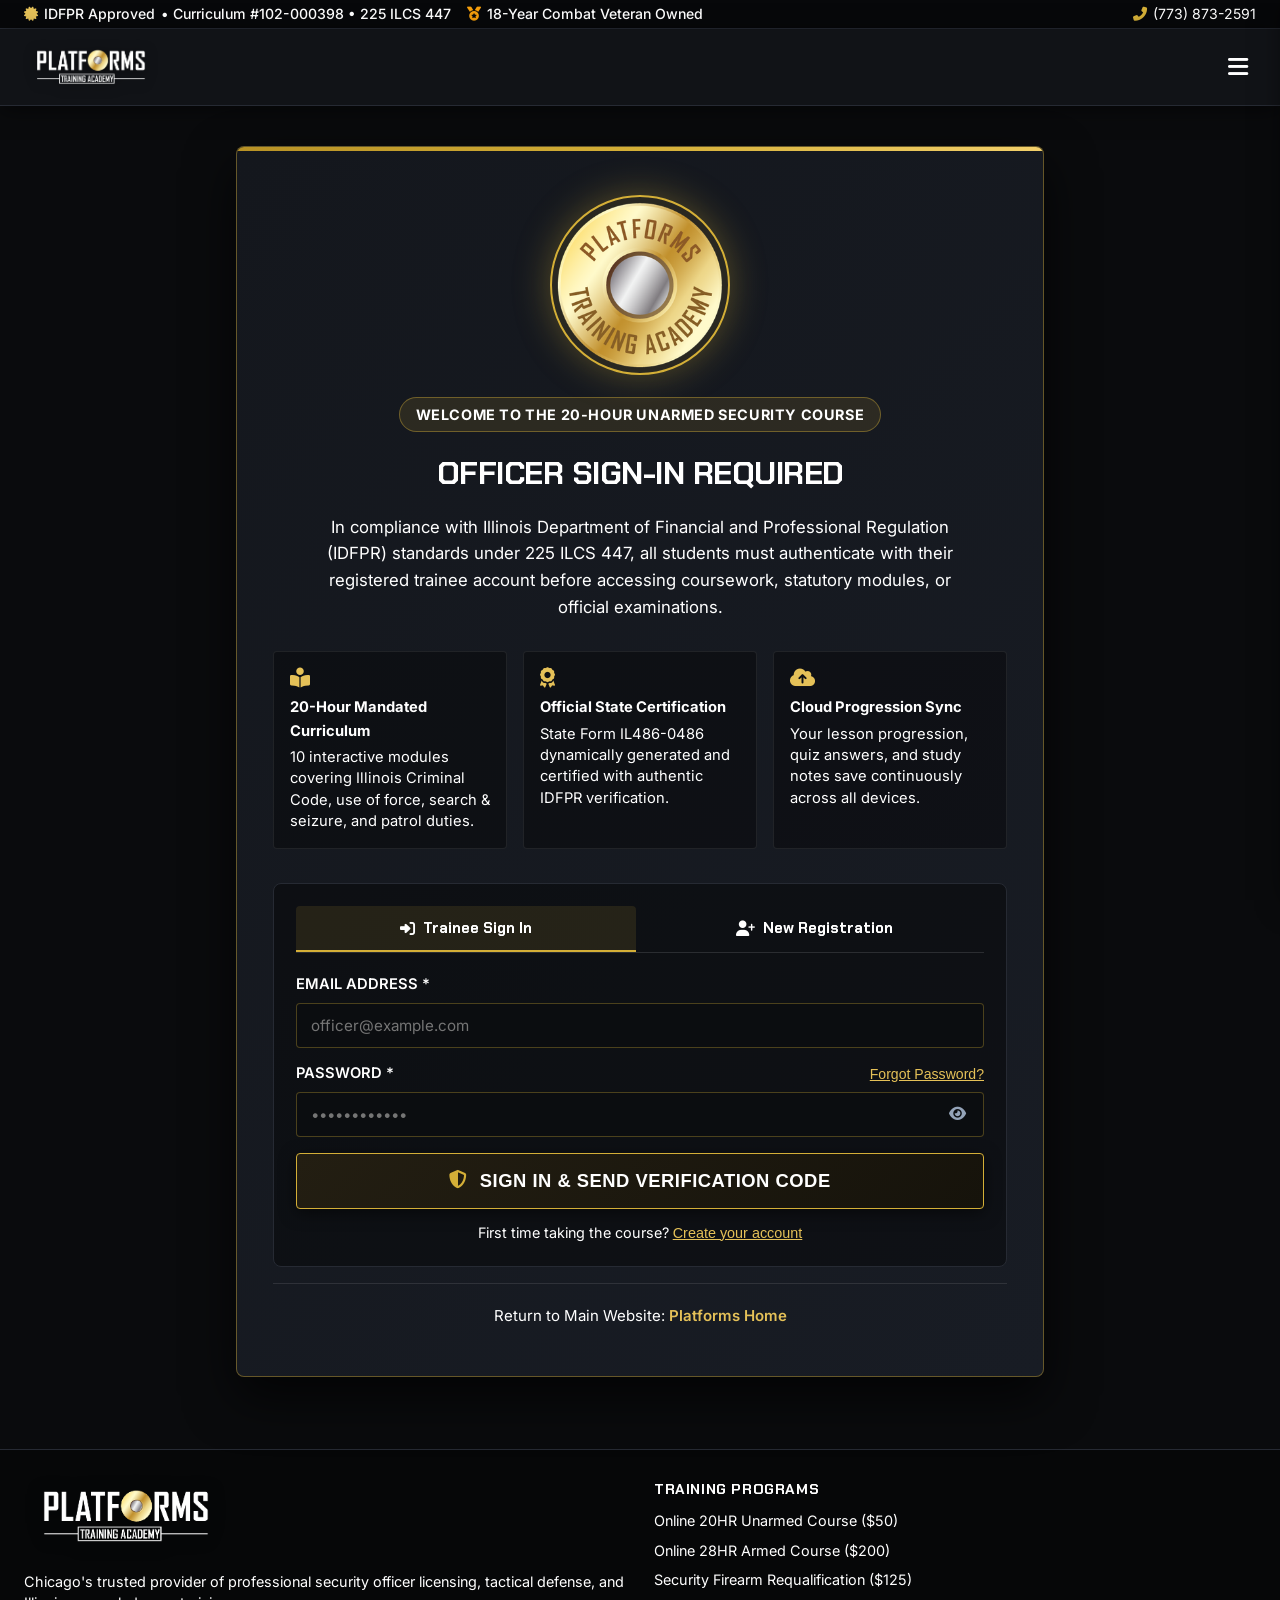
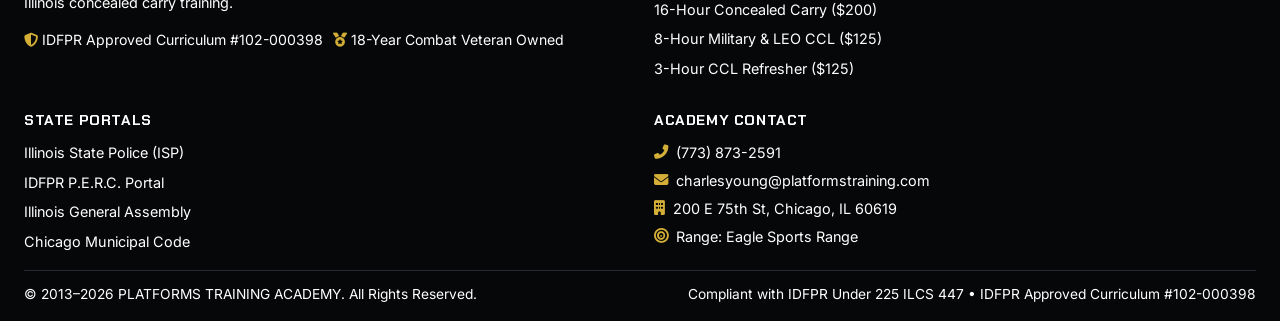
<file: course/index.html>
<!DOCTYPE html>
<html lang="en">
<head>
    <meta charset="UTF-8">
    <meta name="viewport" content="width=device-width, initial-scale=1.0">
    <title>Online Unarmed Security Course | Platforms Training Academy</title>
    
    <!-- Meta and OpenGraph -->
    <meta name="description" content="Official 20-Hour Online Unarmed Security Course from Platforms Training Academy in Chicago, IL. Interactive Coursera-style lessons, tactical scenario simulations, check-on-learning quizzes, and official 50-question state qualification examination.">
    <meta name="author" content="Platforms Training Academy - Charles Young">
    <!-- Favicon & Touch Icons (Platforms Circle Emblem) -->
    <link rel="icon" type="image/x-icon" href="favicon.ico">
    <link rel="icon" type="image/png" sizes="32x32" href="assets/favicon-32x32.png">
    <link rel="icon" type="image/png" sizes="16x16" href="assets/favicon-16x16.png">
    <link rel="apple-touch-icon" sizes="180x180" href="assets/apple-touch-icon.png">

    <!-- Font Awesome Icons & Realistic Signature Fonts -->
    <link rel="stylesheet" href="https://cdnjs.cloudflare.com/ajax/libs/font-awesome/6.5.1/css/all.min.css">
    <link rel="preconnect" href="https://fonts.googleapis.com">
    <link rel="preconnect" href="https://fonts.gstatic.com" crossorigin>
    <link href="https://fonts.googleapis.com/css2?family=Alex+Brush&family=Sacramento&display=swap" rel="stylesheet">
    
    <!-- Custom Stylesheet matching platformstraining.com -->
    <link rel="stylesheet" href="styles.css?v=9.4">




    <!-- PDF Generation Libraries -->
    <script src="assets/pdf-lib.min.js"></script>
    <script src="assets/cert_template_base64.js"></script>
</head>
<body class="lms-gate-active">

    <!-- Top Credential & Hotline Bar (Matching Main Site) -->
    <div class="top-credential-bar">
        <div class="site-container top-credential-inner">
            <div class="credential-tags">
                <span class="cred-badge"><i class="fas fa-certificate"></i> IDFPR Approved <span class="cred-sub-code">&bull; Curriculum #102-000398 &bull; 225 ILCS 447</span></span>
                <span class="cred-badge badge-military"><i class="fas fa-medal"></i> 18-Year Combat Veteran Owned</span>
                <span class="cred-badge badge-nra"><i class="fas fa-crosshairs"></i> NRA Certified Law Enforcement Instructor</span>
            </div>
            <div class="top-contact-links">
                <a href="tel:7738732591" class="top-link"><i class="fas fa-phone-alt"></i> (773) 873-2591</a>
                <span class="top-sep top-sep-email">|</span>
                <a href="mailto:charlesyoung@platformstraining.com" class="top-link top-link-email"><i class="fas fa-envelope"></i> charlesyoung@platformstraining.com</a>
            </div>
        </div>
    </div>

    <!-- Top Sticky Header Navigation -->
    <header class="site-header" id="site-header">
        <div class="site-container header-container">
            <a href="../index.html" class="brand-link brand-wrapper" style="order:0; margin-right:auto;" title="Platforms Training Academy - Home" aria-label="Platforms Training Academy Home">
                <img src="assets/logo_wordmark_light.png" alt="Platforms Training Academy — 20-Hour Online Unarmed Security &amp; Concealed Carry Training" title="Platforms Training Academy — Security &amp; Concealed Carry Training" class="brand-logo-img brand-logo">
            </a>

            <!-- Main Website Navigation (Shown on Sign-In / Enrollment Gate) -->
            <nav class="desktop-site-nav" aria-label="Main Navigation">
                <a href="./index.html" class="nav-item nav-item-online active" title="Online 20HR Unarmed Security Course ($50)">
                    <i class="fas fa-laptop-code"></i> Online Unarmed <span class="nav-online-pulse"></span>
                </a>
                <a href="../armed-course/index.html" class="nav-item nav-item-online" title="Online 28HR Armed Security Course ($200)">
                    <i class="fas fa-crosshairs"></i> Online Armed <span class="nav-online-pulse"></span>
                </a>
                <a href="../courses.html" class="nav-item"><i class="fas fa-list-check"></i> Courses</a>
                <a href="../resources.html" class="nav-item"><i class="fas fa-briefcase"></i> Helpful Info &amp; Jobs</a>
                <a href="../index.html#reviews" class="nav-item"><i class="fas fa-star"></i> Reviews</a>
                <a href="../index.html#contact" class="nav-item"><i class="fas fa-paper-plane"></i> Contact</a>
            </nav>

            <!-- Course LMS Navigation (Shown once inside Course Modules / Exam) -->
            <nav class="main-nav">
                <button class="nav-btn" data-view="overview">
                    <i class="fas fa-home"></i> Overview
                </button>
                <button class="nav-btn" data-view="lesson">
                    <i class="fas fa-book-open"></i> Lessons (1-10)
                </button>
                <button class="nav-btn" data-view="exam" id="nav-btn-exam">
                    <i class="fas fa-file-alt"></i> Official Exam (50 Qs)
                </button>
                <button class="nav-btn" data-view="results" id="nav-btn-cert">
                    <i class="fas fa-certificate"></i> Certificate
                </button>
            </nav>

            <div class="header-gate-cta" style="order:10; margin-left:auto;">
                <a href="../courses.html" class="header-book-btn">
                    <i class="fas fa-calendar-check"></i> Book Course
                </a>
                <button class="mobile-toggle-btn" onclick="app.toggleMobileDrawer(true)" aria-label="Toggle Navigation Menu">
                    <i class="fas fa-bars"></i>
                </button>
            </div>

            <div class="header-actions">
                <button class="btn-guide-header" onclick="app.openNavigationGuide()" title="Course Navigation Guide">
                    <i class="fas fa-compass"></i> Guide
                </button>
                <button class="btn-save-progress" onclick="app.manualSaveProgress()" title="Save Course Progress">
                    <i class="fas fa-save"></i> Save Progress
                </button>
                <button class="header-profile-btn" onclick="app.openLoginModal()" title="Student Account & Profile">
                    <i class="fas fa-user-circle"></i> <span id="header-student-name-display">Student Officer</span> <span class="profile-online-dot"></span>
                    <span id="header-account-indicator" style="font-size:0.84rem; padding:1px 6px; border-radius:4px; background:rgba(212, 175, 55,0.2); color:#ffffff; border:1px solid rgba(212, 175, 55, 0.4); margin-left:2px; font-weight:600;"><i class="fas fa-shield-alt" style="color:#d4af37;"></i> <span id="header-account-text">Account</span></span>
                </button>
                <button class="btn-guide-header" id="btn-header-admin-back" onclick="app.returnToAdminDashboard()" title="Return to Instructor Admin Dashboard" style="display:none;">
                    <i class="fas fa-user-shield"></i> Admin
                </button>
                <button class="btn-logout-header" id="btn-header-logout" onclick="app.officerSignOut()" title="Log Out of Student Account" style="display:none;">
                    <i class="fas fa-sign-out-alt"></i> Log Out
                </button>
            </div>
        </div>

        <!-- Global Progress Bar -->
        <div class="course-progress-strip">
            <div class="course-progress-fill" id="global-progress-fill"></div>
        </div>
    </header>

    <!-- Mobile Navigation Drawer -->
    <div class="mobile-drawer" id="mobile-drawer">
        <div class="mobile-drawer-header">
            <div class="drawer-brand">
                <img src="assets/logo_wordmark_light.png" alt="Platforms Training Academy — Online Security &amp; Concealed Carry Training" title="Platforms Training Academy — Security &amp; Concealed Carry Training" class="drawer-logo">
            </div>
            <button class="drawer-close-btn" onclick="app.toggleMobileDrawer(false)" aria-label="Close Menu">
                <i class="fas fa-times"></i>
            </button>
        </div>
        <nav class="mobile-nav-links">
            <a href="./index.html" class="mobile-nav-link mobile-online-highlight active"><i class="fas fa-laptop-code"></i> Online 20HR Unarmed Course ($50)</a>
            <a href="../armed-course/index.html" class="mobile-nav-link mobile-online-highlight"><i class="fas fa-crosshairs"></i> Online 28HR Armed Course ($200)</a>
            <a href="../courses.html" class="mobile-nav-link"><i class="fas fa-list-check"></i> Courses</a>
            <a href="../resources.html" class="mobile-nav-link"><i class="fas fa-briefcase"></i> Helpful Info &amp; Jobs</a>
            <a href="../index.html#reviews" class="mobile-nav-link"><i class="fas fa-star"></i> Reviews &amp; Instructor</a>
            <a href="../index.html#contact" class="mobile-nav-link"><i class="fas fa-paper-plane"></i> Contact &amp; Locations</a>
        </nav>
    </div>
    <div class="drawer-backdrop" id="drawer-backdrop" onclick="app.toggleMobileDrawer(false)"></div>

    <!-- Main Container Views -->
    <main class="app-main">

        <!-- ===============================================================
             VIEW 0: Mandatory Authentication Gate (Sign-In Required)
             =============================================================== -->
        <section id="view-auth-gate" class="view-section active">
            <div class="auth-gate-wrapper">
                <div class="auth-gate-card">
                    <div class="auth-gate-circle-logo">
                        <img src="assets/logo_circle_icon.png" alt="Platforms Training Academy Emblem — Online Security &amp; Concealed Carry Training" title="Platforms Training Academy — Security &amp; Concealed Carry Training">
                    </div>
                    <span class="auth-gate-badge">
                        Welcome to the 20-Hour Unarmed Security Course
                    </span>
                    <h2 class="auth-gate-title">Officer Sign-In Required</h2>
                    <p class="auth-gate-desc">
                        In compliance with Illinois Department of Financial and Professional Regulation (IDFPR) standards under 225 ILCS 447, all students must authenticate with their registered trainee account before accessing coursework, statutory modules, or official examinations.
                    </p>

                    <div class="auth-gate-features-grid">
                        <div class="auth-gate-feature-item">
                            <i class="fas fa-book-reader"></i>
                            <strong>20-Hour Mandated Curriculum</strong>
                            <p>10 interactive modules covering Illinois Criminal Code, use of force, search &amp; seizure, and patrol duties.</p>
                        </div>
                        <div class="auth-gate-feature-item">
                            <i class="fas fa-award"></i>
                            <strong>Official State Certification</strong>
                            <p>State Form IL486-0486 dynamically generated and certified with authentic IDFPR verification.</p>
                        </div>
                        <div class="auth-gate-feature-item">
                            <i class="fas fa-cloud-upload-alt"></i>
                            <strong>Cloud Progression Sync</strong>
                            <p>Your lesson progression, quiz answers, and study notes save continuously across all devices.</p>
                        </div>
                    </div>

                    <div class="auth-gate-form-box" style="margin: 24px 0 16px 0; text-align: left; background: rgba(0,0,0,0.4); padding: 22px; border-radius: 8px; border: 1px solid var(--border-color);">
                        <!-- Step 1: Trainee Officer Credentials with Password Authentication -->
                        <div id="auth-step-credentials">
                            <!-- Tab Switching: Sign In vs Register -->
                            <div class="auth-tab-buttons">
                                <button type="button" id="tab-btn-signin" class="auth-tab-btn active" onclick="window.app ? window.app.setAuthTab('signin') : app.setAuthTab('signin')">
                                    <i class="fas fa-sign-in-alt"></i> Trainee Sign In
                                </button>
                                <button type="button" id="tab-btn-register" class="auth-tab-btn" onclick="window.app ? window.app.setAuthTab('register') : app.setAuthTab('register')">
                                    <i class="fas fa-user-plus"></i> New Registration
                                </button>
                            </div>

                            <!-- Panel A: Sign In -->
                            <div id="auth-panel-signin">
                                <div style="margin-bottom: 14px;">
                                    <label style="font-size:0.92rem; font-weight:600; color:#ffffff; display:block; margin-bottom:6px; text-transform:uppercase;">Email Address *</label>
                                    <input type="email" id="auth-login-email" placeholder="officer@example.com" autocomplete="username" style="width:100%; padding:12px 14px; background:#0b0d10; border:1px solid rgba(212, 175, 55, 0.32); border-radius:4px; color:#fff; font-family:inherit; font-size:0.95rem;">
                                </div>
                                <div style="margin-bottom: 16px;">
                                    <div style="display:flex; justify-content:space-between; align-items:center; margin-bottom:6px;">
                                        <label style="font-size:0.92rem; font-weight:600; color:#ffffff; text-transform:uppercase;">Password *</label>
                                        <button type="button" onclick="window.app ? window.app.setAuthTab('forgot') : app.setAuthTab('forgot')" style="background:none; border:none; color:var(--brand-green-bright); font-size:0.88rem; cursor:pointer; text-decoration:underline; padding:0;">Forgot Password?</button>
                                    </div>
                                    <div class="auth-pwd-wrapper">
                                        <input type="password" id="auth-login-password" placeholder="••••••••••••" autocomplete="current-password" style="width:100%; padding:12px 42px 12px 14px; background:#0b0d10; border:1px solid rgba(212, 175, 55, 0.32); border-radius:4px; color:#fff; font-family:inherit; font-size:0.95rem;">
                                        <button type="button" class="auth-pwd-toggle-btn" onclick="window.app ? window.app.togglePasswordVisibility('auth-login-password', this) : app.togglePasswordVisibility('auth-login-password', this)" title="Show/Hide Password">
                                            <i class="fas fa-eye"></i>
                                        </button>
                                    </div>
                                </div>
                                <div id="auth-login-error" style="display:none; color:#ef4444; font-size:0.92rem; margin-bottom:12px; font-weight:600;">
                                    <i class="fas fa-exclamation-circle"></i> <span id="auth-login-error-text">Invalid credentials.</span>
                                </div>
                                <button type="button" class="btn-auth-gate-login" onclick="window.app ? window.app.handleLoginSubmit() : app.handleLoginSubmit()" style="width:100%; margin-bottom:12px;">
                                    <i class="fas fa-shield-alt"></i> Sign In &amp; Send Verification Code
                                </button>
                                <div style="text-align:center; font-size:0.9rem; color:#ffffff;">
                                    First time taking the course? <button type="button" onclick="window.app ? window.app.setAuthTab('register') : app.setAuthTab('register')" style="background:none; border:none; color:var(--brand-green-bright); cursor:pointer; text-decoration:underline; font-size:0.9rem; padding:0;">Create your account</button>
                                </div>
                            </div>

                            <!-- Panel B: New Student Registration -->
                            <div id="auth-panel-register" style="display:none;">
                                <div style="margin-bottom: 14px;">
                                    <label style="font-size:0.92rem; font-weight:600; color:#ffffff; display:block; margin-bottom:6px; text-transform:uppercase;">Full Legal Trainee Name *</label>
                                    <input type="text" id="auth-reg-name" placeholder="e.g. MARCUS THURSTON" style="width:100%; padding:12px 14px; background:#0b0d10; border:1px solid rgba(212, 175, 55, 0.32); border-radius:4px; color:#fff; font-family:inherit; font-size:0.95rem;">
                                    <span style="font-size:0.88rem; color:#ffffff; margin-top:4px; display:block;">Enter name exactly as it must appear on your official IDFPR State Certificate (IL486-0486).</span>
                                </div>
                                <div style="margin-bottom: 14px;">
                                    <label style="font-size:0.92rem; font-weight:600; color:#ffffff; display:block; margin-bottom:6px; text-transform:uppercase;">Email Address *</label>
                                    <input type="email" id="auth-reg-email" placeholder="officer@example.com" autocomplete="email" style="width:100%; padding:12px 14px; background:#0b0d10; border:1px solid rgba(212, 175, 55, 0.32); border-radius:4px; color:#fff; font-family:inherit; font-size:0.95rem;">
                                </div>
                                <div style="margin-bottom: 14px;">
                                    <label style="font-size:0.92rem; font-weight:600; color:#ffffff; display:block; margin-bottom:6px; text-transform:uppercase;">Create Password * (Minimum 6 Characters)</label>
                                    <div class="auth-pwd-wrapper">
                                        <input type="password" id="auth-reg-password" placeholder="Create secure password" autocomplete="new-password" style="width:100%; padding:12px 42px 12px 14px; background:#0b0d10; border:1px solid rgba(212, 175, 55, 0.32); border-radius:4px; color:#fff; font-family:inherit; font-size:0.95rem;">
                                        <button type="button" class="auth-pwd-toggle-btn" onclick="window.app ? window.app.togglePasswordVisibility('auth-reg-password', this) : app.togglePasswordVisibility('auth-reg-password', this)" title="Show/Hide Password">
                                            <i class="fas fa-eye"></i>
                                        </button>
                                    </div>
                                </div>
                                <div style="margin-bottom: 16px;">
                                    <label style="font-size:0.92rem; font-weight:600; color:#ffffff; display:block; margin-bottom:6px; text-transform:uppercase;">Confirm Password *</label>
                                    <div class="auth-pwd-wrapper">
                                        <input type="password" id="auth-reg-password-confirm" placeholder="Re-type password" autocomplete="new-password" style="width:100%; padding:12px 42px 12px 14px; background:#0b0d10; border:1px solid rgba(212, 175, 55, 0.32); border-radius:4px; color:#fff; font-family:inherit; font-size:0.95rem;">
                                        <button type="button" class="auth-pwd-toggle-btn" onclick="window.app ? window.app.togglePasswordVisibility('auth-reg-password-confirm', this) : app.togglePasswordVisibility('auth-reg-password-confirm', this)" title="Show/Hide Password">
                                            <i class="fas fa-eye"></i>
                                        </button>
                                    </div>
                                </div>
                                <div id="auth-reg-error" style="display:none; color:#ef4444; font-size:0.92rem; margin-bottom:12px; font-weight:600;">
                                    <i class="fas fa-exclamation-circle"></i> <span id="auth-reg-error-text">Please complete all fields.</span>
                                </div>
                                <button type="button" class="btn-auth-gate-login" onclick="window.app ? window.app.handleRegisterSubmit() : app.handleRegisterSubmit()" style="width:100%; margin-bottom:12px;">
                                    <i class="fas fa-user-shield"></i> Create Account &amp; Sign In
                                </button>
                                <div style="text-align:center; font-size:0.9rem; color:#ffffff;">
                                    Already have a student account? <button type="button" onclick="window.app ? window.app.setAuthTab('signin') : app.setAuthTab('signin')" style="background:none; border:none; color:var(--brand-green-bright); cursor:pointer; text-decoration:underline; font-size:0.9rem; padding:0;">Sign In here</button>
                                </div>
                            </div>

                            <!-- Panel C: Forgot Password -->
                            <div id="auth-panel-forgot" style="display:none;">
                                <div style="margin-bottom: 14px;">
                                    <h4 style="color:#fff; margin:0 0 6px 0; font-family:'Chakra Petch', sans-serif;">Reset Course Password</h4>
                                    <span style="font-size:0.9rem; color:#ffffff; line-height:1.4; display:block;">Enter your registered trainee email address. We will dispatch a 6-digit identity code to verify your identity and set a new password.</span>
                                </div>
                                <div style="margin-bottom: 16px;">
                                    <label style="font-size:0.92rem; font-weight:600; color:#ffffff; display:block; margin-bottom:6px; text-transform:uppercase;">Registered Email Address *</label>
                                    <input type="email" id="auth-forgot-email" placeholder="officer@example.com" style="width:100%; padding:12px 14px; background:#0b0d10; border:1px solid rgba(212, 175, 55, 0.32); border-radius:4px; color:#fff; font-family:inherit; font-size:0.95rem;">
                                </div>
                                <div id="auth-forgot-error" style="display:none; color:#ef4444; font-size:0.92rem; margin-bottom:12px; font-weight:600;">
                                    <i class="fas fa-exclamation-circle"></i> <span id="auth-forgot-error-text">Email not found.</span>
                                </div>
                                <button type="button" class="btn-auth-gate-login" onclick="window.app ? window.app.handleForgotPasswordSubmit() : app.handleForgotPasswordSubmit()" style="width:100%; margin-bottom:12px;">
                                    <i class="fas fa-key"></i> Send Password Reset Code
                                </button>
                                <div style="text-align:center; font-size:0.9rem; color:#ffffff;">
                                    <button type="button" onclick="window.app ? window.app.setAuthTab('signin') : app.setAuthTab('signin')" style="background:none; border:none; color:#ffffff; cursor:pointer; text-decoration:underline; font-size:0.9rem; padding:0;">
                                        <i class="fas fa-arrow-left"></i> Return to Sign In
                                    </button>
                                </div>
                            </div>
                        </div>

                        <!-- Step 2: Multi-Factor Authentication (Mandatory on Every Login) -->
                        <div id="auth-step-mfa" style="display:none;">
                            <div style="display:flex; align-items:center; gap:10px; margin-bottom:12px; padding-bottom:10px; border-bottom:1px solid rgba(255,255,255,0.1);">
                                <div style="width:36px; height:36px; border-radius:50%; background:rgba(212, 175, 55,0.2); border:1px solid var(--brand-green); display:flex; align-items:center; justify-content:center; color:var(--brand-green-bright); font-size:1.1rem;">
                                    <i class="fas fa-shield-alt"></i>
                                </div>
                                <div>
                                    <h4 style="color:#fff; font-size:1rem; margin:0; font-family:'Chakra Petch', sans-serif;">TWO-STEP IDENTITY VERIFICATION (MFA)</h4>
                                    <span style="font-size:0.88rem; color:#ffffff; font-weight:600;"><i class="fas fa-lock"></i> Mandated Identity Verification &bull; Enforced Every Login</span>
                                </div>
                            </div>

                            <!-- Real-time Email Dispatch Status (Code sent strictly to email) -->
                            <div id="mfa-email-dispatch-status" style="margin-bottom:16px; font-size:0.95rem; line-height:1.5; padding:14px; border-radius:6px; background:#14171d; border:1px solid rgba(212, 175, 55, 0.4); color:#ffffff;">
                                <div style="display:flex; align-items:center; gap:8px; margin-bottom:4px; color:#ffffff; font-weight:600;">
                                    <i class="fas fa-envelope-circle-check"></i> Verification Code Sent Via Email
                                </div>
                                <div>
                                    A 6-digit identity code has been dispatched to:
                                    <strong id="mfa-target-email-display" style="color:var(--brand-green-bright); display:inline-block;">officer@example.com</strong>
                                </div>
                                <div style="font-size:0.9rem; color:#ffffff; margin-top:6px;">
                                    Please check your inbox (and Spam/Junk folder if not seen within 1 minute). Enter the code below to access your course.
                                </div>
                            </div>

                            <!-- Reset password fields if in reset mode -->
                            <div id="mfa-reset-password-fields" style="display:none; margin-bottom:16px; padding:12px; background:rgba(0,0,0,0.3); border:1px solid rgba(212, 175, 55, 0.32); border-radius:6px;">
                                <label style="font-size:0.92rem; font-weight:600; color:#ffffff; display:block; margin-bottom:6px; text-transform:uppercase;">Create New Password *</label>
                                <div class="auth-pwd-wrapper">
                                    <input type="password" id="auth-reset-new-password" placeholder="New password (min 6 chars)" style="width:100%; padding:10px 42px 10px 12px; background:#0b0d10; border:1px solid rgba(212, 175, 55, 0.32); border-radius:4px; color:#fff; font-size:0.96rem;">
                                    <button type="button" class="auth-pwd-toggle-btn" onclick="window.app ? window.app.togglePasswordVisibility('auth-reset-new-password', this) : app.togglePasswordVisibility('auth-reset-new-password', this)" title="Show/Hide Password">
                                        <i class="fas fa-eye"></i>
                                    </button>
                                </div>
                            </div>

                            <div style="margin-bottom: 16px;">
                                <label style="font-size:0.92rem; font-weight:600; color:#ffffff; display:block; margin-bottom:6px; text-transform:uppercase;">Enter 6-Digit Code from Your Email *</label>
                                <input type="text" id="mfa-code-input" maxlength="6" placeholder="000000" autocomplete="one-time-code" style="width:100%; padding:14px; background:#0b0d10; border:2px solid #d4af37; border-radius:6px; color:#fff; font-family:'Chakra Petch', monospace; font-size:1.5rem; text-align:center; letter-spacing:8px; font-weight:700;">
                                <div id="mfa-error-message" style="display:none; color:#ef4444; font-size:0.9rem; margin-top:6px; font-weight:600;">
                                    <i class="fas fa-exclamation-circle"></i> Invalid verification code. Please check your email and try again.
                                </div>
                            </div>

                            <button type="button" class="btn-auth-gate-login" onclick="window.app ? window.app.verifyMfaCode() : app.verifyMfaCode()" style="width:100%; margin-bottom:12px;">
                                <i class="fas fa-shield-alt"></i> Verify Code &amp; Launch Course
                            </button>

                            <div style="display:flex; justify-content:space-between; align-items:center; font-size:0.9rem; color:#ffffff;">
                                <button type="button" onclick="window.app ? window.app.resendMfaCode() : app.resendMfaCode()" style="background:none; border:none; color:var(--brand-green-bright); cursor:pointer; text-decoration:underline; font-size:0.9rem; padding:0;">
                                    <i class="fas fa-redo"></i> Resend Email
                                </button>
                                <button type="button" onclick="window.app ? window.app.backToCredentialsStep() : app.backToCredentialsStep()" style="background:none; border:none; color:#ffffff; cursor:pointer; text-decoration:underline; font-size:0.9rem; padding:0;">
                                    <i class="fas fa-arrow-left"></i> Change Account
                                </button>
                            </div>
                        </div>
                    </div>

                    <div class="auth-gate-secondary-links">
                        <span>Return to Main Website: <a href="../index.html">Platforms Home</a></span>
                    </div>
                </div>
            </div>
        </section>

        <!-- ===============================================================
             VIEW 0B: Mandatory Course Enrollment & Payment Gate
             =============================================================== -->
        <section id="view-payment-gate" class="view-section">
            <div class="payment-gate-wrapper">
                <div class="payment-gate-card">
                    <div class="payment-gate-icon">
                        <i class="fas fa-credit-card"></i>
                    </div>
                    <span class="payment-gate-badge">
                        <i class="fas fa-shield-alt"></i> IDFPR Mandated 20-Hour Unarmed Security Certification
                    </span>
                    <h2 class="payment-gate-title">Course Enrollment &amp; Payment Required</h2>
                    <p class="payment-gate-desc">
                        Welcome, <strong id="payment-gate-officer-name">Student Officer</strong> (<span id="payment-gate-officer-email">Not signed in</span>). 
                        Your trainee account is authenticated. In accordance with Platforms Training Academy requirements, students must complete their course enrollment payment before accessing the curriculum, tactical simulators, or qualification examination.
                    </p>

                    <!-- Price Card Callout -->
                    <div class="payment-gate-price-card">
                        <div class="payment-gate-price-info">
                            <span class="payment-gate-plan-name">20-Hour Online Unarmed Security Course</span>
                            <span class="payment-gate-plan-sub">State of Illinois IDFPR 225 ILCS 447 Official Certification</span>
                        </div>
                        <div class="payment-gate-price-box">
                            <span class="payment-gate-currency">$</span>
                            <span class="payment-gate-amount">50</span>
                            <span class="payment-gate-period">.00</span>
                        </div>
                    </div>

                    <!-- Features Grid -->
                    <div class="payment-gate-features-grid">
                        <div class="payment-gate-feature">
                            <i class="fas fa-check-circle"></i>
                            <div>
                                <strong>10 Comprehensive Modules</strong>
                                <span>Illinois Criminal Code, Use of Force, Search &amp; Seizure, Patrol Procedures, and Law.</span>
                            </div>
                        </div>
                        <div class="payment-gate-feature">
                            <i class="fas fa-check-circle"></i>
                            <div>
                                <strong>Interactive Tactical Simulators</strong>
                                <span>Real-world Chicago security scenarios with instant instructor feedback and guidance.</span>
                            </div>
                        </div>
                        <div class="payment-gate-feature">
                            <i class="fas fa-check-circle"></i>
                            <div>
                                <strong>Real-World Field Case Studies</strong>
                                <span>In-depth statutory lessons and tactical case studies written by Instructor Charles Young.</span>
                            </div>
                        </div>
                        <div class="payment-gate-feature">
                            <i class="fas fa-check-circle"></i>
                            <div>
                                <strong>Official State Certificate (IL486-0486)</strong>
                                <span>IDFPR-compliant vector PDF certificate automatically generated and sealed upon passing.</span>
                            </div>
                        </div>
                    </div>

                    <!-- Checkout Actions -->
                    <div class="payment-gate-actions">
                        <button class="btn-payment-gate-checkout" onclick="app.initiateCourseEnrollmentPayment()">
                            <i class="fas fa-lock"></i> Pay Enrollment Fee &amp; Unlock Course ($50.00)
                        </button>
                        <div class="payment-gate-guarantee">
                            <i class="fas fa-shield-alt"></i> Secure Checkout via Platforms Training Academy &bull; Instant Access
                        </div>
                    </div>

                    <!-- Secondary Options: Voucher / Verify / Log Out -->
                    <div class="payment-gate-secondary-options">
                        <button class="btn-payment-sub-link" onclick="app.checkExistingPaymentStatus()">
                            <i class="fas fa-sync-alt"></i> I've Already Paid / Verify Order
                        </button>
                        <span>&bull;</span>
                        <button class="btn-payment-sub-link" onclick="app.promptVoucherCode()">
                            <i class="fas fa-ticket-alt"></i> Agency Voucher Code
                        </button>
                        <span>&bull;</span>
                        <button class="btn-payment-sub-link" onclick="app.officerSignOut()">
                            <i class="fas fa-sign-out-alt"></i> Log Out
                        </button>
                    </div>
                </div>
            </div>
        </section>

        <!-- ===============================================================
             VIEW 1: Course Overview & Syllabus
             =============================================================== -->
        <section id="view-overview" class="view-section">
            <div class="hero-banner">
                <div class="hero-grid">
                    <div class="hero-content">
                        <span class="badge-tag">IDFPR Certified &bull; 20-Hour Curriculum</span>
                        <h2>Interactive Online Unarmed Security Course</h2>
                        <p>
                            Welcome to the official Online Unarmed Security Course from <strong>Platforms Training Academy</strong>. 
                            This comprehensive Coursera-style curriculum fulfills the state-mandated 20 hours of instruction across 10 in-depth modules required to qualify and certify you as an unarmed security officer in the State of Illinois (225 ILCS 447). You will receive your official certificate of completion immediately upon completion — there is absolutely no wait.
                        </p>
                        <div class="hero-stats">
                            <div class="stat-item">
                                <span class="stat-value">20</span>
                                <span class="stat-label">Course Hours</span>
                            </div>
                            <div class="stat-item">
                                <span class="stat-value">10</span>
                                <span class="stat-label">Core Modules</span>
                            </div>
                            <div class="stat-item">
                                <span class="stat-value">50</span>
                                <span class="stat-label">Exam Questions</span>
                            </div>
                            <div class="stat-item">
                                <span class="stat-value">75%</span>
                                <span class="stat-label">Passing Standard</span>
                            </div>
                        </div>
                        <div class="hero-actions">
                            <button class="btn-primary" onclick="app.startOrResumeCourse()">
                                <i class="fas fa-play"></i> Start / Resume Course
                            </button>
                            <button class="btn-secondary" onclick="app.showView('exam')">
                                <i class="fas fa-clipboard-check"></i> Take 50-Question Exam
                            </button>
                        </div>
                    </div>

                    <div class="hero-media">
                        <video class="hero-video" autoplay muted loop playsinline disablePictureInPicture poster="assets/q_arrest_patrol.jpg">
                            <source src="assets/platforms_intro.mp4" type="video/mp4">
                            Your browser does not support HTML5 video.
                        </video>
                    </div>
                </div>
            </div>

            <!-- Student Orientation & Course Navigation Banner -->
            <div class="orientation-banner-card">
                <div class="orientation-banner-text">
                    <h3><i class="fas fa-compass" style="color:var(--brand-green);"></i> Student Orientation: How to Navigate & Complete This Course</h3>
                    <p>
                        This state-mandated 20-hour curriculum requires sequential mastery of all 10 modules (Study Material, Tactical Scenario Simulator, and Check on Learning) before unlocking the 50-Question Examination. Your progress auto-saves continuously. You will receive your official certificate of completion immediately upon passing the exam with no waiting period.
                    </p>
                </div>
                <div style="display:flex; gap:12px; flex-wrap:wrap;">
                    <button class="btn-secondary" onclick="app.openNavigationGuide()">
                        <i class="fas fa-book-reader"></i> View Navigation Guide
                    </button>
                    <button class="btn-primary" onclick="app.openLoginModal()">
                        <i class="fas fa-user-check"></i> Student Login / Save Progress
                    </button>
                </div>
            </div>

            <!-- Curriculum Syllabus Breakdown -->
            <h3 class="section-title">20-Hour Course Curriculum (10 Comprehensive Modules)</h3>
            <div class="lessons-grid" id="overview-lessons-grid">
                <!-- Dynamically rendered via app.js -->
            </div>
        </section>

        <!-- ===============================================================
             VIEW 2: Coursera-Style Lesson Viewer with Tabs & Progression
             =============================================================== -->
        <section id="view-lesson" class="view-section">
            <div class="lesson-layout">
                <!-- Sidebar Lessons Menu -->
                <aside class="lesson-sidebar">
                    <h3 class="sidebar-heading">Course Modules</h3>
                    <ul class="sidebar-list" id="lesson-sidebar-list">
                        <!-- Populated dynamically via app.js with lock states -->
                    </ul>
                </aside>

                <!-- Main Lesson Reader -->
                <article class="lesson-main-content">
                    <div class="lesson-header-meta">
                        <span class="badge-tag" id="lesson-meta-badge">Lesson 1 &bull; 2 Hours</span>
                        <span style="font-size:0.94rem; color:var(--text-muted);"><i class="fas fa-shield-alt" style="color:var(--brand-green);"></i> IDFPR Certified 20-Hour Unarmed Security Curriculum</span>
                    </div>

                    <h2 class="lesson-title-main" id="lesson-title-display">The Law of Arrest, Search, and Seizure</h2>

                    <!-- Module Requirements Progress Strip -->
                    <div class="module-requirements-bar" id="module-requirements-bar">
                        <!-- Populated by app.js: 3 requirement chips and status -->
                    </div>

                    <!-- Coursera-Inspired Interactive Module Navigation Tabs -->
                    <div class="lesson-tabs-nav">
                        <button class="lesson-tab-btn active" data-tab="study" onclick="app.switchLessonTab('study')">
                            <i class="fas fa-book-open"></i> Comprehensive Study Material
                        </button>
                        <button class="lesson-tab-btn" data-tab="scenario" onclick="app.switchLessonTab('scenario')">
                            <i class="fas fa-shield-alt"></i> Tactical Scenario Simulator
                        </button>
                        <button class="lesson-tab-btn" data-tab="quiz" onclick="app.switchLessonTab('quiz')">
                            <i class="fas fa-tasks"></i> Check on Learning (Quick Quiz)
                        </button>
                    </div>

                    <!-- TAB 1: Comprehensive Study Material -->
                    <div class="tab-content-panel lesson-body active" id="tab-study-content">
                        <!-- Rendered by app.js: Detailed statutory text, case law, tables, callouts, and takeaways -->
                    </div>

                    <!-- TAB 2: Tactical Scenario Simulator -->
                    <div class="tab-content-panel" id="tab-scenario-content">
                        <!-- Rendered by app.js: Branching situational decision tree with feedback -->
                    </div>

                    <!-- TAB 3: Check on Learning (Forced Remediation Quiz) -->
                    <div class="tab-content-panel" id="tab-quiz-content">
                        <!-- Rendered by app.js: 3 mastery questions with statutory remediation links -->
                    </div>

                    <!-- Bottom Nav -->
                    <div class="lesson-nav-footer">
                        <button class="btn-secondary" id="lesson-prev-btn">
                            <i class="fas fa-arrow-left"></i> Previous Module
                        </button>
                        <button class="btn-primary" id="lesson-next-btn">
                            Next Module <i class="fas fa-arrow-right"></i>
                        </button>
                    </div>
                </article>
            </div>
        </section>

        <!-- ===============================================================
             VIEW 3: Official 50-Question Examination
             =============================================================== -->
        <section id="view-exam" class="view-section">
            <!-- Sub-container A: Locked Screen when lessons incomplete -->
            <div id="exam-locked-view" style="display:none;">
                <div class="exam-locked-card">
                    <div class="exam-locked-icon">
                        <i class="fas fa-shield-alt"></i>
                    </div>
                    <h2>OFFICIAL 50-QUESTION EXAMINATION LOCKED</h2>
                    <p>
                        In accordance with the <strong>Illinois Department of Financial and Professional Regulation (IDFPR)</strong> 
                        under 225 ILCS 447, candidates must satisfactorily complete all 10 training modules—including all Study Material, 
                        Tactical Scenario Simulators, and Check-on-Learning Quizzes—before attempting the official qualification examination.
                    </p>

                    <div class="exam-progress-tracker-box">
                        <div class="exam-progress-header">
                            <strong style="color:var(--text-white);"><i class="fas fa-list-check"></i> Module Completion Status:</strong>
                            <span id="exam-locked-progress-ratio" style="font-weight:700; color:var(--brand-green-bright);">0 / 10 Completed</span>
                        </div>
                        <div class="locked-modules-grid" id="locked-modules-status-grid">
                            <!-- Populated dynamically via app.js -->
                        </div>
                    </div>

                    <button class="btn-primary" style="font-size:1.05rem; padding:14px 28px;" onclick="app.resumeEarliestIncompleteLesson()">
                        <i class="fas fa-arrow-right"></i> Resume Course & Complete Modules
                    </button>
                </div>
            </div>

            <!-- Sub-container B: Active Exam when unlocked -->
            <div id="exam-active-view" class="exam-container">
                <!-- Status & No Time Limit Bar -->
                <div class="exam-status-bar">
                    <div class="exam-progress-info">
                        <span class="exam-pill" id="exam-answered-count">0 / 50 Answered</span>
                        <span class="exam-pill">
                            <i class="fas fa-redo-alt"></i> Unlimited Attempts
                        </span>
                        <span class="exam-pill">
                            <i class="fas fa-infinity"></i> <span id="exam-timer-display">No Time Limit</span>
                        </span>
                    </div>

                    <div class="exam-requirements">
                        <span style="font-size: 0.94rem; color: var(--text-muted);">
                            Passing Score: <strong>75%</strong> (38 / 50 items minimum) &bull; <strong>No Time Limit</strong> &bull; <strong>Unlimited Attempts</strong>
                        </span>
                    </div>
                </div>

                <!-- Topic Domain Filters for 50 Questions -->
                <div class="topic-filter-bar" id="topic-filter-bar">
                    <!-- Populated dynamically via app.js -->
                </div>

                <!-- 1 to 50 Question Navigator Palette -->
                <div class="palette-container">
                    <div class="palette-header">
                        <span><i class="fas fa-th"></i> Question Navigation Grid (1 - 50):</span>
                        <span><i class="fas fa-flag" style="color:var(--warning);"></i> Flagged</span>
                    </div>
                    <div class="palette-grid palette-grid-50" id="palette-grid">
                        <!-- Rendered dynamically (1 - 50 buttons) -->
                    </div>
                </div>

                <!-- Active Question Card -->
                <div class="question-card">
                    <div class="question-header">
                        <div style="display:flex; align-items:center; gap:12px; flex-wrap:wrap;">
                            <span class="question-part-tag" id="question-part-label">Part 1: True or False</span>
                            <span class="question-number-tag" id="question-number-display" style="font-size:0.94rem; color:var(--text-muted); font-weight:600;">Question 1 of 50</span>
                        </div>
                        <div class="question-tools">
                            <button class="flag-btn" id="btn-flag-question">
                                <i class="far fa-flag"></i> Flag
                            </button>
                        </div>
                    </div>

                    <h3 class="question-text" id="question-text-content">
                        <!-- Question text here -->
                    </h3>

                    <!-- Visual Illustration (Image or Video) -->
                    <div class="question-visual-box" id="question-visual-container" style="display:none;">
                        <!-- Dynamic image/video with caption -->
                    </div>

                    <!-- Interactive Options Container -->
                    <div id="question-options-container">
                        <!-- Options rendered based on type -->
                    </div>
                </div>

                <!-- Action Controls -->
                <div class="question-nav-bar">
                    <div style="display:flex; gap:12px;">
                        <button class="btn-secondary" id="exam-prev-btn">
                            <i class="fas fa-arrow-left"></i> Previous
                        </button>
                        <button class="btn-secondary" id="btn-clear-question" style="color:var(--text-muted);">
                            <i class="fas fa-undo"></i> Clear Answer
                        </button>
                    </div>

                    <button class="btn-primary" id="exam-next-btn">
                        Next Question <i class="fas fa-arrow-right"></i>
                    </button>
                </div>
            </div>
        </section>

        <!-- ===============================================================
             VIEW 4: Exam Results, Official State Form & Certificate
             =============================================================== -->
        <section id="view-results" class="view-section">
            <div class="exam-container">
                <div class="results-card">
                    <div class="score-badge passed" id="results-score-badge">
                        <span class="score-number" id="results-score-number">48 / 50</span>
                        <span class="score-pct" id="results-score-percentage">96%</span>
                    </div>

                    <h2 id="results-status-title">CONGRATULATIONS — YOU PASSED!</h2>
                    <p class="subtitle" id="results-status-subtitle">
                        You have successfully completed the 20-Hour Online Unarmed Security Examination for the State of Illinois.
                    </p>

                    <div class="results-stats-row">
                        <div class="stat-item">
                            <span class="stat-value">38 / 50</span>
                            <span class="stat-label">Minimum to Pass</span>
                        </div>
                        <div class="stat-item">
                            <span class="stat-value">75%</span>
                            <span class="stat-label">Passing Standard</span>
                        </div>
                        <div class="stat-item">
                            <span class="stat-value" id="results-status-tag" style="color:var(--brand-green-bright);">CERTIFIED</span>
                            <span class="stat-label">Qualification Status</span>
                        </div>
                    </div>

                    <div style="display:flex; justify-content:center; gap:16px; flex-wrap:wrap;">
                        <button class="btn-secondary" onclick="app.retakeExam()">
                            <i class="fas fa-redo"></i> Retake Exam
                        </button>
                        <button class="btn-primary" id="btn-results-main-action" onclick="app.handleResultsCertificateAction()">
                            <i class="fas fa-file-pdf"></i> Download Official Certificate (PDF)
                        </button>
                    </div>
                </div>

                <!-- Payment Authorization Gate ($50.00 State Certification Fee) -->
                <div class="payment-checkout-card" id="results-payment-gate" style="display:none;">
                    <div class="payment-checkout-header">
                        <div class="payment-title-box">
                            <h3><i class="fas fa-certificate" style="color:var(--brand-green-bright);"></i> Official 20-Hour Certificate Authorization</h3>
                            <p style="color:var(--text-muted); font-size:0.96rem; margin:0;">
                                Illinois Department of Financial and Professional Regulation (IDFPR) Course Certification Fee
                            </p>
                        </div>
                        <div class="payment-price-tag">
                            <div class="payment-price-amount">$50.00</div>
                            <div class="payment-price-sub">One-Time Certification Fee</div>
                        </div>
                    </div>

                    <ul class="payment-features-list">
                        <li><i class="fas fa-check-circle"></i> Official State Form IL486-0486 Certification</li>
                        <li><i class="fas fa-bolt" style="color:var(--brand-green-bright);"></i> Receive Certificate Immediately Upon Completion &bull; No Wait</li>
                        <li><i class="fas fa-check-circle"></i> Instructor Charles Young Authentic IDFPR Verification</li>
                        <li><i class="fas fa-check-circle"></i> Secure High-Resolution Vector PDF Download &amp; Permanent Qualification Record</li>
                    </ul>

                    <div class="payment-form-box">
                        <h4 style="color:var(--brand-green-bright); margin-bottom:14px; font-size:1rem;"><i class="fas fa-credit-card"></i> Student Payment Authorization</h4>
                        <div style="display:grid; grid-template-columns:repeat(auto-fit, minmax(220px, 1fr)); gap:14px; margin-bottom:14px;">
                            <div>
                                <label style="font-size:0.88rem; color:var(--text-muted); display:block; margin-bottom:4px; font-weight:700;">CARDHOLDER NAME</label>
                                <input type="text" id="pay-cardholder-name" class="cert-form-input" style="width:100%;" placeholder="e.g. Officer Marcus Washington">
                            </div>
                            <div>
                                <label style="font-size:0.88rem; color:var(--text-muted); display:block; margin-bottom:4px; font-weight:700;">CARD NUMBER</label>
                                <input type="text" id="pay-card-number" class="cert-form-input" style="width:100%;" placeholder="•••• •••• •••• 4242" value="•••• •••• •••• 4242">
                            </div>
                            <div>
                                <label style="font-size:0.88rem; color:var(--text-muted); display:block; margin-bottom:4px; font-weight:700;">EXPIRATION &amp; CVC</label>
                                <input type="text" id="pay-card-expiry" class="cert-form-input" style="width:100%;" placeholder="MM/YY &bull; CVC" value="12/28 &bull; 873">
                            </div>
                        </div>
                        <button class="btn-primary" style="width:100%; padding:14px; font-size:1.05rem;" onclick="app.processCoursePayment()">
                            <i class="fas fa-lock"></i> Authorize &amp; Unlock Official Certificate ($50.00)
                        </button>
                        <div style="margin-top:14px; padding-top:12px; border-top:1px solid rgba(255,255,255,0.1); display:flex; justify-content:space-between; align-items:center; flex-wrap:wrap; gap:10px;">
                            <span style="font-size:0.9rem; color:var(--text-muted);"><i class="fas fa-shield-alt"></i> Official payment handled via Platforms Training Academy</span>
                            <a href="../index.html#courses" class="btn-secondary" style="font-size:0.92rem; padding:8px 14px; border-color:var(--brand-green-bright); color:var(--brand-green-bright); text-decoration:none;">
                                <i class="fas fa-arrow-left"></i> Course Catalog &amp; Financing &rarr;
                            </a>
                        </div>
                    </div>
                </div>

                <!-- Official Illinois Certificate Form (Form IL486-0486) -->
                <div class="cert-intake-card" id="results-certificate-form-section">
                    <!-- Certificate Permanently Sealed Banner (Shown when certificate is issued) -->
                    <div class="cert-sealed-banner" id="cert-sealed-banner" style="display:none;">
                        <div class="cert-sealed-icon">
                            <i class="fas fa-lock"></i>
                        </div>
                        <div class="cert-sealed-content">
                            <h4><i class="fas fa-shield-alt"></i> OFFICIAL CERTIFICATE GENERATED &amp; SAVED TO ACADEMY DATABASE</h4>
                            <p>
                                In compliance with Illinois Department of Financial and Professional Regulation (IDFPR) standards under 225 ILCS 447, your official basic training certificate (<strong id="sealed-cert-id-tag">PTA-IL-CERT</strong>) has been generated, sealed, and archived in the Platforms Training Academy Instructor Database.
                            </p>
                            <p style="margin-top:6px; color:#fbbf24; font-weight:600;">
                                <i class="fas fa-exclamation-triangle"></i> CRITICAL REMINDER: Ensure you have saved this PDF file across multiple secure locations (computer, phone, cloud storage, and email) and printed a physical hard copy for your permanent records and state PERC application.
                            </p>
                            <div style="margin-top:12px; display:flex; gap:10px; flex-wrap:wrap; align-items:center;">
                                <button type="button" class="btn-secondary" id="btn-email-sealed-cert" onclick="app.emailOfficialPdfCertificate()" style="padding:10px 18px; font-size:0.95rem; border-color:var(--brand-green-bright); color:#fff; background:rgba(212,175,55,0.16); cursor:pointer;">
                                    <i class="fas fa-envelope-circle-check" style="color:var(--brand-green-bright);"></i> Email Certificate to Email on File (<span class="cert-student-email-display">on file</span>)
                                </button>
                            </div>
                        </div>
                    </div>

                    <div class="cert-intake-header">
                        <h3><i class="fas fa-id-card" style="color:var(--brand-green);"></i> State of Illinois Trainee Record Information</h3>
                        <p>
                            Please review and complete the legal details required for your official 
                            <strong>State of Illinois Form IL486-0486 (Certification of Completion of a Basic Training Course)</strong>.
                            This information is recorded onto your permanent IDFPR record of 20-hour unarmed security training under 225 ILCS 447.
                        </p>
                    </div>

                    <!-- Security Alert Callout Placed ABOVE Demographics Fields -->
                    <div class="cert-security-warning-callout" id="cert-pre-download-warning" style="background: #fef08a; border: 2px solid #a16207; border-left: 6px solid #854d0e; padding: 18px 20px; border-radius: 8px; margin-bottom: 24px; color: #713f12;">
                        <div class="cert-security-warning-icon" style="background: #fde047; border: 2px solid #a16207; color: #854d0e;">
                            <i class="fas fa-exclamation-triangle" style="color: #854d0e; font-size: 1.8rem;"></i>
                        </div>
                        <div class="cert-security-warning-text" style="color: #713f12;">
                            <strong style="color: #713f12; font-size: 1.08rem; display: block; margin-bottom: 6px; font-weight: 800;">
                                <i class="fas fa-certificate" style="color: #854d0e;"></i> CRITICAL NOTICE — SINGLE OFFICIAL COPY (VERIFY INFO BEFORE SAVING — YOU CANNOT COME BACK!)
                            </strong>
                            <p style="color: #854d0e; font-size: 0.95rem; line-height: 1.6; margin-bottom: 10px; font-weight: 700;">
                                Please ensure that all of your demographic information below is 100% accurate before saving/downloading! Once you download your certificate, this page locks permanently and you CANNOT come back. This certificate is the ONLY copy that you will receive &mdash; Platforms Training Academy does NOT issue duplicate copies under any circumstances.
                            </p>
                            <div style="background: #fef9c3; border: 1.5px solid #a16207; border-radius: 6px; padding: 12px 14px; color: #713f12; font-size: 0.95rem; line-height: 1.6;">
                                <strong style="color: #713f12; display: block; margin-bottom: 6px; font-weight: 800;"><i class="fas fa-clipboard-check" style="color: #854d0e;"></i> MANDATORY REQUIREMENTS BEFORE &amp; AFTER SAVING:</strong>
                                <p style="margin-bottom: 6px; color: #854d0e;"><i class="fas fa-user-check" style="color: #854d0e;"></i> <strong style="display:inline; color:#713f12;">1. Double-Check Your Info Now:</strong> Verify that your legal name, street address, DOB, SSN, physical description, and signature are completely accurate before saving because <strong>you cannot come back!</strong></p>
                                <p style="margin-bottom: 6px; color: #854d0e;"><i class="fas fa-cloud-arrow-up" style="color: #854d0e;"></i> <strong style="display:inline; color:#713f12;">2. Save in Multiple Locations:</strong> Save this PDF file immediately across multiple secure locations (computer, smartphone, cloud storage like Google Drive or iCloud, and email a copy to yourself).</p>
                                <p style="margin: 0; color: #854d0e;"><i class="fas fa-print" style="color: #854d0e;"></i> <strong style="display:inline; color:#713f12;">3. Print a Physical Hard Copy:</strong> Print a physical paper copy immediately to keep in your permanent security records and to bring for your Illinois PERC card application to the IDFPR.</p>
                            </div>
                        </div>
                    </div>

                    <!-- Trainee Information Form Grid -->
                    <div class="cert-form-grid">
                        <div class="cert-form-group" style="grid-column: span 12;">
                            <label for="cert-input-name">Full Legal Name (LAST, FIRST, MIDDLE INITIAL):</label>
                            <input type="text" id="cert-input-name" class="cert-form-input" placeholder="e.g. DOE, JOHN A." value="">
                        </div>

                        <div class="cert-form-group" style="grid-column: span 6;">
                            <label for="cert-input-address">Home Street Address:</label>
                            <input type="text" id="cert-input-address" class="cert-form-input" placeholder="e.g. 1234 S. Michigan Ave, Apt 4B" value="">
                        </div>

                        <div class="cert-form-group" style="grid-column: span 3;">
                            <label for="cert-input-city">City:</label>
                            <input type="text" id="cert-input-city" class="cert-form-input" placeholder="e.g. Chicago" value="Chicago">
                        </div>

                        <div class="cert-form-group" style="grid-column: span 1;">
                            <label for="cert-input-state">State:</label>
                            <input type="text" id="cert-input-state" class="cert-form-input" placeholder="IL" value="IL" maxlength="2">
                        </div>

                        <div class="cert-form-group" style="grid-column: span 2;">
                            <label for="cert-input-zip">ZIP Code:</label>
                            <input type="text" id="cert-input-zip" class="cert-form-input" placeholder="e.g. 60616" value="" maxlength="10">
                        </div>

                        <div class="cert-form-group" style="grid-column: span 3;">
                            <label for="cert-input-dob">Date of Birth (MM/DD/YYYY):</label>
                            <input type="text" id="cert-input-dob" class="cert-form-input" placeholder="MM/DD/YYYY" maxlength="10" inputmode="numeric" value="">
                        </div>

                        <div class="cert-form-group" style="grid-column: span 3;">
                            <label for="cert-input-ssn">Social Security Number:</label>
                            <input type="text" id="cert-input-ssn" class="cert-form-input" placeholder="XXX-XX-XXXX" maxlength="11" inputmode="numeric" value="">
                        </div>

                        <div class="cert-form-group" style="grid-column: span 1;">
                            <label for="cert-input-weight">Weight:</label>
                            <input type="text" id="cert-input-weight" class="cert-form-input" placeholder="e.g. 185 lbs" value="">
                        </div>

                        <div class="cert-form-group" style="grid-column: span 1;">
                            <label for="cert-input-height">Height:</label>
                            <input type="text" id="cert-input-height" class="cert-form-input" placeholder="e.g. 5'11" maxlength="4" inputmode="numeric" value="">
                        </div>

                        <div class="cert-form-group" style="grid-column: span 2;">
                            <label for="cert-input-hair">Hair Color:</label>
                            <input type="text" id="cert-input-hair" class="cert-form-input" placeholder="e.g. Black" value="">
                        </div>

                        <div class="cert-form-group" style="grid-column: span 2;">
                            <label for="cert-input-eyes">Eye Color:</label>
                            <input type="text" id="cert-input-eyes" class="cert-form-input" placeholder="e.g. Brown" value="">
                        </div>

                        <div class="cert-form-group" style="grid-column: span 8;">
                            <label for="cert-input-signature">Trainee Electronic Signature (Type Full Legal Name):</label>
                            <input type="text" id="cert-input-signature" class="cert-form-input" style="font-family:'Sacramento', 'Alex Brush', cursive; font-style:normal; font-weight:400; font-size:1.65rem; line-height:1.1; padding:6px 14px;" placeholder="Your Full Legal Name" value="">
                        </div>

                        <div class="cert-form-group" style="grid-column: span 4;">
                            <label for="cert-input-trainee-date">Trainee Signature Date:</label>
                            <input type="text" id="cert-input-trainee-date" class="cert-form-input" readonly value="">
                        </div>
                    </div>

                    <!-- Verified Entity & Instructor Box (Read-Only) -->
                    <div class="cert-readonly-box">
                        <div class="cert-readonly-header">
                            <i class="fas fa-stamp" style="color:var(--brand-green);"></i> Authorized Training Entity & Instructor Verification (IDFPR Licensed)
                        </div>
                        <div class="cert-readonly-grid">
                            <div><strong>Entity:</strong> PLATFORMS TRAINING ACADEMY</div>
                            <div><strong>Facility Address:</strong> 200 E 75th, Chicago, IL 60615</div>
                            <div><strong>Lead Instructor:</strong> Charles Young</div>
                            <div><strong>Date Training Completed:</strong> <span class="cert-field-compdate">10/04/2026</span></div>
                            <div><strong>Instructor Signature:</strong> <em>Charles Young</em></div>
                            <div><strong>Instructor Signature Date:</strong> <span class="cert-field-compdate">10/04/2026</span></div>
                        </div>
                    </div>

                    <div id="unarmed-cert-email-feedback" style="display:none; margin-top:14px; padding:12px 16px; border-radius:8px; font-size:0.95rem; line-height:1.5;"></div>

                    <div style="display:flex; justify-content:flex-end; gap:12px; flex-wrap:wrap; margin-top:16px;">
                        <button type="button" class="btn-secondary" id="btn-email-cert-main" onclick="app.emailOfficialPdfCertificate()" style="padding:14px 22px; font-size:1.0rem; border-color:var(--brand-green-bright); color:#fff; background:rgba(212,175,55,0.14); cursor:pointer;">
                            <i class="fas fa-envelope" style="color:var(--brand-green-bright);"></i> Email Certificate to Email on File (<span class="cert-student-email-display">on file</span>)
                        </button>
                        <button type="button" class="btn-primary" id="btn-download-cert-main" onclick="app.downloadOfficialPdfCertificate()" style="padding:14px 28px; font-size:1.05rem;">
                            <i class="fas fa-file-pdf"></i> Download Official State Certificate (PDF)
                        </button>
                    </div>
                </div>

                <!-- Visual Live Preview of Official Form IL486-0486 -->
                <div class="official-state-cert-wrapper">
                    <div style="margin-bottom: 12px; display:flex; justify-content:space-between; align-items:center;">
                        <span style="font-weight:700; color:#fff; font-size:0.96rem;">
                            <i class="fas fa-eye"></i> Live Official State Certificate Preview (Form IL486-0486):
                        </span>
                        <span style="font-size:0.9rem; color:#aaa;">Updates live as you type above</span>
                    </div>

                    <div class="official-state-cert-sheet" id="official-state-cert-sheet">
                        <!-- Top Header Row -->
                        <table class="il-form-top-table">
                            <tr>
                                <td class="il-form-notice-box">
                                    <strong>IMPORTANT NOTICE:</strong> Completion of this form is necessary for consideration for licensure under 225 ILCS 447/1 et.seq. (Illinois Compiled Statutes). Disclosure of this information is VOLUNTARY. However, failure to comply may result in this form not being processed.
                                </td>
                                <td class="il-form-title-box">
                                    <h2 class="il-form-main-title">Certification of Completion of a</h2>
                                    <h3 class="il-form-sub-title">Basic Training Course</h3>
                                </td>
                            </tr>
                        </table>

                        <!-- Trainee Section Banner -->
                        <div class="il-section-banner">
                            TRAINEE: This is your permanent record of training--a duplicate will not be issued.
                        </div>

                        <!-- Trainee Table Grid (Independent fixed-layout rows so Hair Color & Eye Color are identical size) -->
                        <table class="il-grid-table" style="table-layout:fixed; width:100%; border-bottom:none;">
                            <tr>
                                <td class="il-grid-cell" style="width:100%; border-bottom:none;">
                                    <span class="il-cell-label">NAME (LAST, FIRST, MIDDLE INITIAL)</span>
                                    <div class="il-cell-value" id="prev-cert-name"></div>
                                </td>
                            </tr>
                        </table>
                        <table class="il-grid-table" style="table-layout:fixed; width:100%; border-bottom:none;">
                            <tr>
                                <td class="il-grid-cell" style="width:50%; border-bottom:none;">
                                    <span class="il-cell-label">HOME STREET ADDRESS</span>
                                    <div class="il-cell-value" id="prev-cert-address"></div>
                                </td>
                                <td class="il-grid-cell" style="width:22%; border-bottom:none;">
                                    <span class="il-cell-label">CITY</span>
                                    <div class="il-cell-value" id="prev-cert-city">Chicago</div>
                                </td>
                                <td class="il-grid-cell" style="width:10%; border-bottom:none;">
                                    <span class="il-cell-label">STATE</span>
                                    <div class="il-cell-value" id="prev-cert-state">IL</div>
                                </td>
                                <td class="il-grid-cell" style="width:18%; border-bottom:none;">
                                    <span class="il-cell-label">ZIP CODE</span>
                                    <div class="il-cell-value" id="prev-cert-zip"></div>
                                </td>
                            </tr>
                        </table>
                        <table class="il-grid-table" style="table-layout:fixed; width:100%;">
                            <tr>
                                <td class="il-grid-cell" style="width:18%;">
                                    <span class="il-cell-label">DATE OF BIRTH</span>
                                    <div class="il-cell-value" id="prev-cert-dob"></div>
                                </td>
                                <td class="il-grid-cell" style="width:26%;">
                                    <span class="il-cell-label">SOCIAL SECURITY NUMBER</span>
                                    <div class="il-cell-value" id="prev-cert-ssn"></div>
                                </td>
                                <td class="il-grid-cell" style="width:14%;">
                                    <span class="il-cell-label">WEIGHT</span>
                                    <div class="il-cell-value" id="prev-cert-weight"></div>
                                </td>
                                <td class="il-grid-cell" style="width:14%;">
                                    <span class="il-cell-label">HEIGHT</span>
                                    <div class="il-cell-value" id="prev-cert-height"></div>
                                </td>
                                <td class="il-grid-cell" style="width:14%;">
                                    <span class="il-cell-label">HAIR COLOR</span>
                                    <div class="il-cell-value" id="prev-cert-hair"></div>
                                </td>
                                <td class="il-grid-cell" style="width:14%;">
                                    <span class="il-cell-label">EYE COLOR</span>
                                    <div class="il-cell-value" id="prev-cert-eyes"></div>
                                </td>
                            </tr>
                        </table>

                        <p class="il-attest-text">
                            I hereby certify that I have completed the basic training checked below as required by the Illinois Private Detective, Private Alarm, Private Security, Fingerprint Vendor, and Locksmith Act of 2004.
                        </p>

                        <div class="il-sig-row">
                            <div class="il-sig-field">
                                <span>Signature of Trainee:</span>
                                <span class="il-sig-underline" id="prev-cert-sig" style="min-width:280px;"></span>
                            </div>
                            <div class="il-sig-field">
                                <span>Date:</span>
                                <span class="il-sig-underline" id="prev-cert-date" style="min-width:140px;"></span>
                            </div>
                        </div>

                        <!-- Instructor Section Banner -->
                        <div class="il-section-banner">
                            INSTRUCTOR: This form is to be returned to the trainee after completion. This serves as the trainee's permanent record of completion of 20-hour basic and/or refresher training.
                        </div>

                        <div class="il-checklist-section">
                            Check one of the following that apply to the basic training or refresher training that has been completed by the applicant listed above in compliance with the guidelines outlined in the Illinois Private Detective, Private Alarm, Private Security, Fingerprint Vendor, and Locksmith Act of 2004.
                            
                            <div class="il-checklist-group-title">20-Hour Basic Training</div>
                            <div class="il-check-item">
                                <div class="il-checkbox">&nbsp;</div>
                                <span>Completed Basic Training under Section 15-25 for a Detective Agency</span>
                            </div>
                            <div class="il-check-item">
                                <div class="il-checkbox">&nbsp;</div>
                                <span>Completed Basic Training under Section 20-20 for an Alarm Contractor Agency</span>
                            </div>
                            <div class="il-check-item">
                                <div class="il-checkbox" style="font-weight:bold; font-size:10pt;">&#9746;</div>
                                <span><strong>Completed Basic Training under Section 25-20 for a Security Contractor Agency</strong></span>
                            </div>
                            <div class="il-check-item">
                                <div class="il-checkbox">&nbsp;</div>
                                <span>Completed Basic Training under Section 30-20 for a Locksmith Agency</span>
                            </div>
                            <div class="il-check-item">
                                <div class="il-checkbox">&nbsp;</div>
                                <span>Completed Basic Training under Section 31-20 for a Fingerprint Vendor</span>
                            </div>
                            <div class="il-check-item">
                                <div class="il-checkbox" style="font-weight:bold; font-size:10pt;">&#9746;</div>
                                <span><strong>Completed Basic Training under Section 35-45 for a Proprietary Security Force</strong></span>
                            </div>

                            <div class="il-checklist-group-title" style="margin-top:5px;">8-Hour Training Courses</div>
                            <div class="il-check-item">
                                <div class="il-checkbox">&nbsp;</div>
                                <span>Completed 8-Hour Site-Specific Training under Section 25-20 for a Security Contractor Agency</span>
                            </div>
                            <div style="text-align:center; font-size:7pt; font-weight:bold; margin:2px 0;">OR</div>
                            <div class="il-check-item">
                                <div class="il-checkbox">&nbsp;</div>
                                <span>Completed 8-Hour Refresher Training under Section 25-20 for a Security Contractor Agency</span>
                            </div>
                        </div>

                        <!-- Entity & Instructor Details Table -->
                        <table class="il-grid-table">
                            <tr>
                                <td class="il-grid-cell" colspan="4">
                                    <span class="il-cell-label">NAME OF ENTITY OFFERING TRAINING</span>
                                    <div class="il-cell-value">PLATFORMS TRAINING ACADEMY</div>
                                </td>
                            </tr>
                            <tr>
                                <td class="il-grid-cell" style="width:45%;">
                                    <span class="il-cell-label">STREET ADDRESS</span>
                                    <div class="il-cell-value">200 E 75th</div>
                                </td>
                                <td class="il-grid-cell" style="width:25%;">
                                    <span class="il-cell-label">CITY</span>
                                    <div class="il-cell-value">Chicago</div>
                                </td>
                                <td class="il-grid-cell" style="width:10%;">
                                    <span class="il-cell-label">STATE</span>
                                    <div class="il-cell-value">IL</div>
                                </td>
                                <td class="il-grid-cell" style="width:20%;">
                                    <span class="il-cell-label">ZIP CODE</span>
                                    <div class="il-cell-value">60615</div>
                                </td>
                            </tr>
                            <tr>
                                <td class="il-grid-cell" style="width:45%;">
                                    <span class="il-cell-label">DATE TRAINING COMPLETED</span>
                                    <div class="il-cell-value cert-field-compdate">10/04/2026</div>
                                </td>
                                <td class="il-grid-cell" colspan="3">
                                    <span class="il-cell-label">NAME OF INSTRUCTOR</span>
                                    <div class="il-cell-value">Charles Young</div>
                                </td>
                            </tr>
                        </table>

                        <p class="il-attest-text">
                            I hereby certify that the above-named trainee successfully completed the training checked above as required by the Illinois Private Detective, Private Alarm, Private Security, Fingerprint Vendor, and Locksmith Act of 2004.
                        </p>

                        <div class="il-sig-row" style="margin-bottom:28px;">
                            <div class="il-sig-field">
                                <span>Signature of Instructor:</span>
                                <span class="il-sig-underline il-hand-signature" style="min-width:280px;">Charles Young</span>
                            </div>
                            <div class="il-sig-field">
                                <span>Date:</span>
                                <span class="il-sig-underline cert-field-compdate" style="min-width:140px;">10/04/2026</span>
                            </div>
                        </div>

                        <div class="il-footer-code">IL486-0486 7/12 (DE)</div>
                    </div>
                </div>

                <!-- Comprehensive Question Review -->
                <div class="review-section">
                    <h3 class="section-title">Comprehensive Question-by-Question Review (50 Items)</h3>
                    <div id="results-review-list">
                        <!-- Populated by app.js -->
                    </div>
                </div>
            </div>
        </section>

    </main>

    <!-- ===============================================================
         MODAL 1: Course Navigation & Study Guide
         =============================================================== -->
    <div class="lms-modal-backdrop" id="modal-navigation-guide" onclick="if(event.target===this) app.closeNavigationGuide()">
        <div class="lms-modal-window">
            <button class="lms-modal-close-btn" onclick="app.closeNavigationGuide()" title="Close Guide">&times;</button>
            
            <h3 class="modal-header-title">
                <i class="fas fa-compass" style="color:var(--brand-green);"></i> Course Navigation & Study Guide
            </h3>
            <p class="modal-header-sub">
                Official Orientation for Platforms Training Academy Online Unarmed Security (IDFPR 225 ILCS 447)
            </p>

            <div class="guide-steps-grid">
                <div class="guide-step-card">
                    <div class="guide-step-num">1</div>
                    <div class="guide-step-content">
                        <h4>10 Core Curriculum Modules (20 Hours)</h4>
                        <p>
                            The course contains 10 in-depth modules covering Illinois criminal code, search & seizure, civil liability, use of force, restraints, PERC standards, fire safety, report writing, public relations, and emergency response. You must complete modules in sequential order (1 through 10).
                        </p>
                    </div>
                </div>

                <div class="guide-step-card">
                    <div class="guide-step-num">2</div>
                    <div class="guide-step-content">
                        <h4>The 3-Step Mastery Cycle in Every Module</h4>
                        <p>
                            Each module requires completing three distinct sections:
                            <br>&bull; <strong>Tab 1: Study Material & Field Case Studies:</strong> Read statutory case law and Lead Instructor Charles Young's real-world tactical case studies. Click "Mark Study Reviewed" when done.
                            <br>&bull; <strong>Tab 2: Tactical Scenario Simulator:</strong> Choose a response to realistic Chicago post dilemmas and review actionable legal/tactical feedback.
                            <br>&bull; <strong>Tab 3: Check on Learning:</strong> Answer all 3 questions correctly (100%). If you select an incorrect answer, <em>Forced Remediation</em> automatically jumps to the exact statutory section you need to review.
                        </p>
                    </div>
                </div>

                <div class="guide-step-card">
                    <div class="guide-step-num">3</div>
                    <div class="guide-step-content">
                        <h4>Progression Locks & Advance Rules</h4>
                        <p>
                            You cannot skip ahead to later lessons or take the final exam early. Module 2 unlocks only after Module 1 is 100% completed. The "Next Module" button remains locked with a lock badge until all three sections are satisfied.
                        </p>
                    </div>
                </div>

                <div class="guide-step-card">
                    <div class="guide-step-num">4</div>
                    <div class="guide-step-content">
                        <h4>Save Your Progress & Resume Anywhere</h4>
                        <p>
                            Your progress auto-saves continuously in your browser. You can click <strong>Save Progress</strong> in the top header at any time. In the Student Profile modal, you can export a progress backup file (<code>.json</code>) to resume your course on another computer, tablet, or phone without losing a single answer.
                        </p>
                    </div>
                </div>

                <div class="guide-step-card">
                    <div class="guide-step-num">5</div>
                    <div class="guide-step-content">
                        <h4>Official 50-Question State Qualification Exam (No Time Limit &bull; Unlimited Attempts)</h4>
                        <p>
                            Once all 10 modules are mastered, the final exam unlocks. The exam consists of 50 multiple choice questions with a 75% minimum passing threshold (38/50 correct). You have <strong>unlimited attempts</strong> with <strong>no time limit</strong>, category filter chips, and question flagging.
                        </p>
                    </div>
                </div>

                <div class="guide-step-card">
                    <div class="guide-step-num">6</div>
                    <div class="guide-step-content">
                        <h4>Official State Certification (Form IL486-0486)</h4>
                        <p>
                            Upon passing the examination, complete the state trainee information intake form. Our system dynamically stamps your legal details and today's date onto the official State of Illinois Basic Training Record, ready for instant secure PDF download. For security, certificates are single-issuance and deleted from the session once downloaded.
                        </p>
                    </div>
                </div>
            </div>

            <div style="text-align:right;">
                <button class="btn-primary" onclick="app.closeNavigationGuide()">
                    <i class="fas fa-check"></i> Got It — Return to Course
                </button>
            </div>
        </div>
    </div>

    <!-- ===============================================================
         MODAL 2: Student Account, Login & Progress Save/Resume
         =============================================================== -->
    <div class="lms-modal-backdrop" id="modal-student-login" onclick="if(event.target===this) app.closeLoginModal()">
        <div class="lms-modal-window">
            <button class="lms-modal-close-btn" onclick="app.closeLoginModal()" title="Close Profile">&times;</button>
            
            <h3 class="modal-header-title">
                <i class="fas fa-user-circle" style="color:var(--brand-green);"></i> Student Profile & Progress Center
            </h3>
            <p class="modal-header-sub">
                Manage your student credentials, save course progression, and export or resume your state training record.
            </p>

            <!-- Trainee Officer Profile & State Verification Card -->
            <div class="officer-account-card" style="background: rgba(18, 20, 24, 0.95); border: 1px solid var(--border-color); border-radius: 8px; padding: 20px; margin-bottom: 24px;">
                <div style="display: flex; justify-content: space-between; align-items: center; margin-bottom: 14px; flex-wrap: wrap; gap: 10px;">
                    <h4 style="font-size: 1.05rem; color: #fff; margin: 0; display: flex; align-items: center; gap: 8px;">
                        <i class="fas fa-id-card-alt text-green"></i> Trainee Officer Account
                    </h4>
                    <span style="font-size: 0.88rem; background: rgba(212, 175, 55,0.15); color: var(--brand-green-bright); border: 1px solid rgba(212, 175, 55,0.3); padding: 3px 10px; border-radius: 12px; font-weight: 600;">
                        <i class="fas fa-shield-alt"></i> Standalone Academy
                    </span>
                </div>
                <div style="display: flex; align-items: center; justify-content: space-between; flex-wrap: wrap; gap: 14px;">
                    <div style="display: flex; align-items: center; gap: 12px;">
                        <div style="width: 44px; height: 44px; border-radius: 50%; background: var(--brand-green); color: #fff; display: flex; align-items: center; justify-content: center; font-weight: 700; font-size: 1.1rem;" id="officer-avatar-initials">SO</div>
                        <div>
                            <div style="font-weight: 700; color: #fff; font-size: 1.05rem;" id="officer-display-name">Student Officer</div>
                            <div style="font-size: 0.92rem; color: #94a3b8;" id="officer-display-email">Not signed in</div>
                        </div>
                    </div>
                    <button class="btn-secondary" onclick="app.officerSignOut()" style="font-size: 0.95rem; padding: 8px 16px; color: #ffffff; background: linear-gradient(135deg, #231e12 0%, #16130b 100%); border: 1px solid #d4af37; font-weight: 700;">
                        <i class="fas fa-sign-out-alt" style="color: #d4af37; margin-right: 5px;"></i> Log Out
                    </button>
                </div>
            </div>

            <div class="profile-modal-grid">
                <!-- Column 1: Student Information -->
                <div class="profile-card-box">
                    <h4><i class="fas fa-id-badge"></i> Student Officer Credentials</h4>
                    
                    <div style="display:flex; flex-direction:column; gap:12px;">
                        <div>
                            <label style="font-size:0.88rem; font-weight:700; color:var(--text-muted); display:block; margin-bottom:4px;">FULL LEGAL NAME:</label>
                            <input type="text" id="login-modal-name" class="cert-form-input" style="width:100%;" placeholder="e.g. Officer Marcus Washington">
                        </div>

                        <div>
                            <label style="font-size:0.88rem; font-weight:700; color:var(--text-muted); display:block; margin-bottom:4px;">EMAIL ADDRESS / STUDENT ID:</label>
                            <input type="text" id="login-modal-email" class="cert-form-input" style="width:100%;" placeholder="e.g. mwashington@security.com">
                        </div>

                        <div>
                            <label style="font-size:0.88rem; font-weight:700; color:var(--text-muted); display:block; margin-bottom:4px;">EMPLOYER / SECURITY AGENCY (OPTIONAL):</label>
                            <input type="text" id="login-modal-agency" class="cert-form-input" style="width:100%;" placeholder="e.g. Platforms Security Services">
                        </div>

                        <button class="btn-primary" style="margin-top:8px;" onclick="app.saveStudentProfileFromModal()">
                            <i class="fas fa-save"></i> Update Profile Credentials
                        </button>
                    </div>
                </div>

                <!-- Column 2: Progress Stats & Cloud Backup -->
                <div class="profile-card-box">
                    <h4><i class="fas fa-chart-line"></i> Real-Time Progress Overview</h4>
                    
                    <div class="profile-stat-row">
                        <span>Modules Completed:</span>
                        <span id="modal-stat-modules">0 / 10 Mastered</span>
                    </div>
                    <div class="profile-stat-row">
                        <span>Current Active Module:</span>
                        <span id="modal-stat-active-module">Lesson 1</span>
                    </div>
                    <div class="profile-stat-row">
                        <span>Check-on-Learning Quizzes:</span>
                        <span id="modal-stat-quizzes">0 / 30 Questions</span>
                    </div>
                    <div class="profile-stat-row">
                        <span>50-Q Final Exam Status:</span>
                        <span id="modal-stat-exam-status" style="color:#f59e0b;">Locked</span>
                    </div>
                    <div class="profile-stat-row">
                        <span>Last Saved:</span>
                        <span id="modal-stat-last-saved">Just now</span>
                    </div>

                    <div style="margin-top:16px; display:flex; flex-direction:column; gap:8px;">
                        <button class="btn-secondary" style="font-size:0.94rem; padding:8px 12px; width:100%; text-align:center;" onclick="app.manualSaveProgress()">
                            <i class="fas fa-cloud-upload-alt"></i> Save Current Progress Now
                        </button>
                        
                        <div style="display:flex; gap:8px;">
                            <button class="btn-secondary" style="font-size:0.94rem; padding:8px 10px; flex:1;" onclick="app.exportProgressFile()" title="Export JSON Progress Backup">
                                <i class="fas fa-download"></i> Export Progress
                            </button>
                            <button class="btn-secondary" style="font-size:0.94rem; padding:8px 10px; flex:1;" onclick="document.getElementById('file-import-progress').click()" title="Resume from Backup File">
                                <i class="fas fa-upload"></i> Resume from File
                            </button>
                            <input type="file" id="file-import-progress" style="display:none;" accept=".json" onchange="app.importProgressFile(event)">
                        </div>

                        <button class="btn-secondary" style="font-size:0.9rem; padding:6px 10px; color:var(--text-muted); border-color:#333; margin-top:4px;" onclick="app.resetCourseProgress()">
                            <i class="fas fa-redo"></i> Reset Course Progress
                        </button>
                    </div>
                </div>
            </div>

            <div style="text-align:right;">
                <button class="btn-primary" onclick="app.closeLoginModal()">
                    <i class="fas fa-arrow-right"></i> Continue Course
                </button>
            </div>
        </div>
    </div>

    <!-- ===============================================================
         MODAL 3: Instructor / Admin Evaluation PIN Login
         =============================================================== -->
    <div class="lms-modal-backdrop" id="modal-admin-login" onclick="if(event.target===this) app.closeAdminLoginModal()">
        <div class="lms-modal-window" style="max-width:440px;">
            <button class="lms-modal-close-btn" onclick="app.closeAdminLoginModal()" title="Close">&times;</button>
            <div style="text-align:center; margin-bottom:12px;">
                <a href="../index.html" title="Return to Homepage" style="display:inline-block; text-decoration:none;">
                    <img src="assets/logo_wordmark_light.png" alt="Platforms Training Academy — Illinois Security &amp; Concealed Carry Training" title="Platforms Training Academy — Security &amp; Concealed Carry Training" style="height: 100px; max-width: 100%; width: auto; object-fit: contain;">
                </a>
            </div>
            <h3 class="modal-header-title">
                <i class="fas fa-user-shield" style="color:var(--brand-green);"></i> Instructor Evaluation Access
            </h3>
            <p class="modal-header-sub">
                Enter Admin PIN to unlock all 10 modules, freely navigate and evaluate the 50-question exam, and access academy analytics.
            </p>
            <div style="margin:20px 0;">
                <label style="font-size:0.9rem; font-weight:700; color:var(--text-muted); display:block; margin-bottom:6px;">ADMIN ACCESS PIN:</label>
                <input type="password" id="admin-pin-input" class="cert-form-input" style="width:100%; font-size:1.2rem; letter-spacing:3px; text-align:center;" placeholder="••••••••••" maxlength="15" onkeydown="if(event.key==='Enter') app.submitAdminLogin()">
                <div id="admin-pin-error" style="color:var(--danger); font-size:0.94rem; margin-top:8px; display:none;">Invalid PIN. Please try again.</div>
            </div>
            <div style="display:flex; justify-content:space-between; align-items:center; gap:10px; flex-wrap:wrap;">
                <a href="../index.html" class="btn-secondary" style="text-decoration:none; display:inline-flex; align-items:center; gap:6px;"><i class="fas fa-home"></i> Homepage</a>
                <div style="display:flex; gap:10px;">
                    <button class="btn-secondary" onclick="app.closeAdminLoginModal()">Cancel</button>
                    <button class="btn-primary" onclick="app.submitAdminLogin()"><i class="fas fa-unlock"></i> Unlock God Mode</button>
                </div>
            </div>
        </div>
    </div>

    

    <!-- Global Toast Notification -->
    <div id="lms-toast" class="lms-toast" style="display:none;">
        <i class="fas fa-check-circle" style="color:var(--brand-green-bright); font-size:1.3rem;"></i>
        <span id="lms-toast-msg">Progress saved successfully!</span>
    </div>

    <!-- TACTICAL FOOTER (COMPACT & FULL-WIDTH) -->
    <footer class="site-footer">
        <div class="site-container footer-container-wide">
            <div class="footer-grid">
                <div class="footer-brand-col">
                    <div class="footer-brand">
                        <img src="../assets/logo_wordmark_light.png" alt="Platforms Training Academy — Chicago Security &amp; Concealed Carry Training" title="Platforms Training Academy — Security &amp; Concealed Carry Training" class="footer-logo">
                    </div>
                    <p class="footer-tagline">
                        Chicago's trusted provider of professional security officer licensing, tactical defense, and Illinois concealed carry training.
                    </p>
                    <div class="footer-creds">
                        <span><i class="fas fa-shield-alt text-green"></i> IDFPR Approved Curriculum #102-000398</span>
                        <span><i class="fas fa-medal text-green"></i> 18-Year Combat Veteran Owned</span>
                    </div>
                </div>

                <div class="footer-links-col">
                    <h4>Training Programs</h4>
                    <ul>
                        <li><a href="./index.html">Online 20HR Unarmed Course ($50)</a></li>
                        <li><a href="../armed-course/index.html">Online 28HR Armed Course ($200)</a></li>
                        <li><a href="../courses.html">Security Firearm Requalification ($125)</a></li>
                        <li><a href="../courses.html">16-Hour Concealed Carry ($200)</a></li>
                        <li><a href="../courses.html">8-Hour Military &amp; LEO CCL ($125)</a></li>
                        <li><a href="../courses.html">3-Hour CCL Refresher ($125)</a></li>
                    </ul>
                </div>

                <div class="footer-links-col">
                    <h4>State Portals</h4>
                    <ul>
                        <li><a href="https://www.ispfsb.com" target="_blank" rel="noopener">Illinois State Police (ISP)</a></li>
                        <li><a href="https://idfpr.illinois.gov" target="_blank" rel="noopener">IDFPR P.E.R.C. Portal</a></li>
                        <li><a href="https://www.ilga.gov" target="_blank" rel="noopener">Illinois General Assembly</a></li>
                        <li><a href="https://www.amlegal.com" target="_blank" rel="noopener">Chicago Municipal Code</a></li>
                    </ul>
                </div>

                <div class="footer-contact-col">
                    <h4>Academy Contact</h4>
                    <p><i class="fas fa-phone-alt text-green"></i> (773) 873-2591</p>
                    <p><i class="fas fa-envelope text-green"></i> charlesyoung@platformstraining.com</p>
                    <p><i class="fas fa-building text-green"></i> 200 E 75th St, Chicago, IL 60619</p>
                    <p><i class="fas fa-bullseye text-green"></i> Range: Eagle Sports Range</p>
                </div>
            </div>

            <div class="footer-bottom-row">
                <p>&copy; 2013&ndash;2026 PLATFORMS TRAINING ACADEMY. All Rights Reserved.</p>
                <p class="footer-legal">Compliant with IDFPR Under 225 ILCS 447 &bull; IDFPR Approved Curriculum #102-000398</p>
            </div>
        </div>
    </footer>

    <!-- Standalone Academy Scripts -->
    <script src="config.js?v=2.0"></script>
    <script src="data.js?v=3.6"></script>
    <script src="app.js?v=9.9"></script>
</body>



</html>
</file>
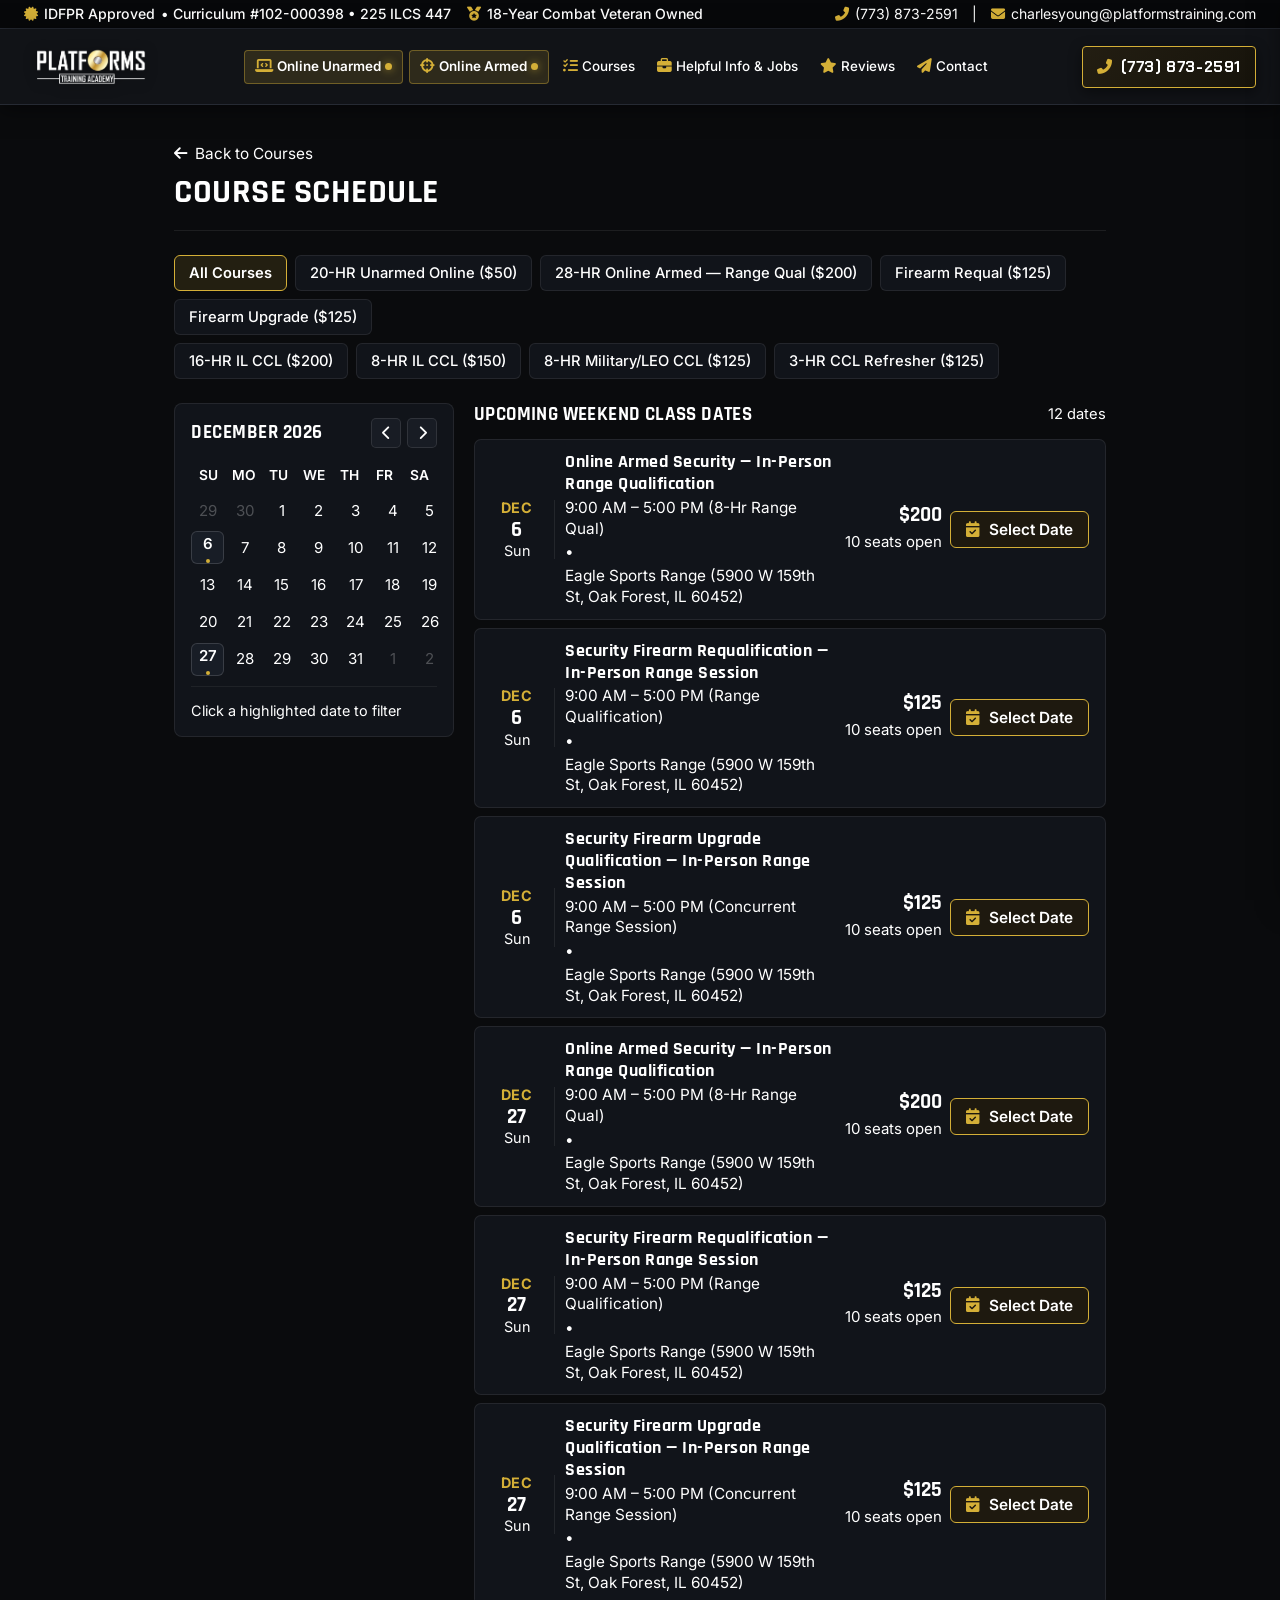
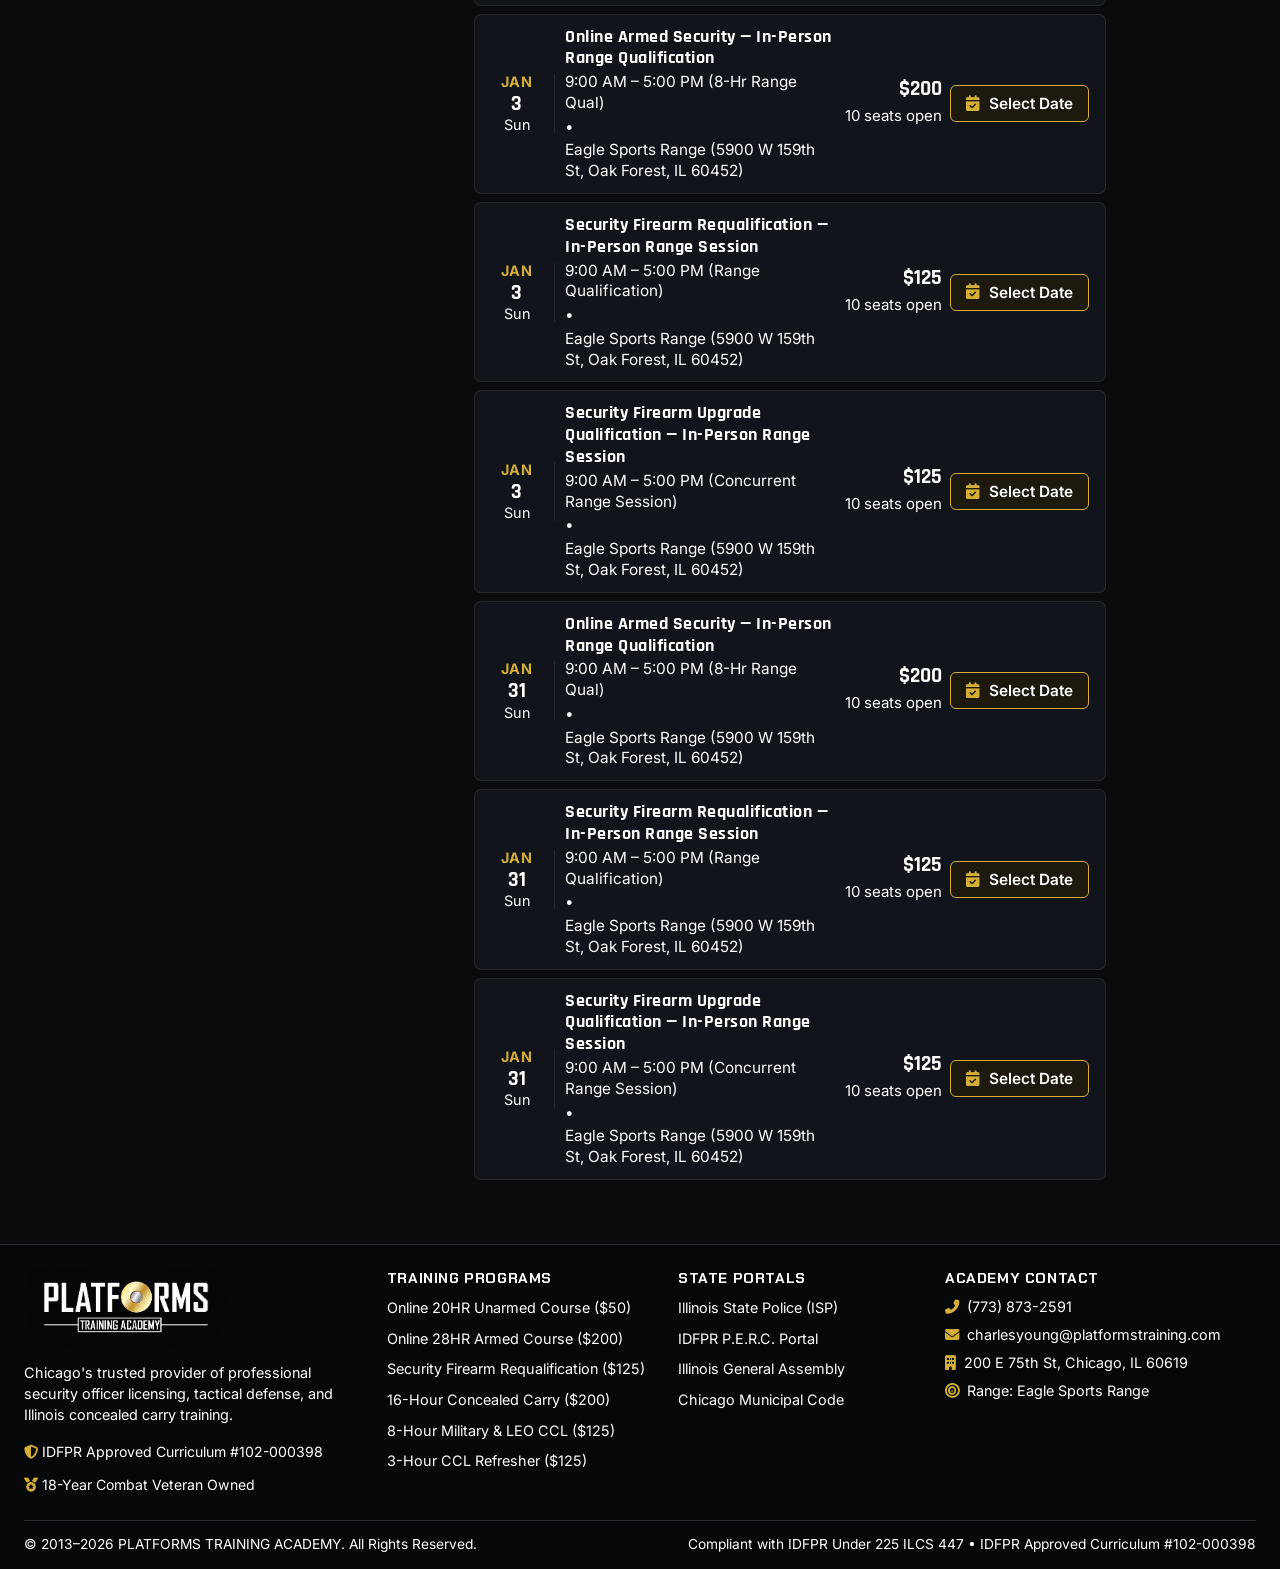
<file: calendar.html>
<!DOCTYPE html>
<html lang="en">
<head>
    <meta charset="UTF-8">
    <meta name="viewport" content="width=device-width, initial-scale=1.0">
    <title>Course Schedule | Platforms Training Academy Chicago</title>
    
    <!-- Meta & SEO Tags -->
    <meta name="description" content="Select a class date and reserve your seat for Illinois Concealed Carry (CCL), Armed Security Range Qualification, or Firearm Requalification at Platforms Training Academy in Chicago.">
    <meta name="author" content="Platforms Training Academy - Charles Young">
    <meta name="robots" content="index, follow, max-image-preview:large">
    <meta name="theme-color" content="#0a0b0d">
    <link rel="canonical" href="https://platformstraining.com/calendar.html">
    <meta property="og:type" content="website">
    <meta property="og:title" content="Course Schedule &amp; Booking | Platforms Training Academy Chicago">
    <meta property="og:description" content="Book your Illinois Concealed Carry (CCL) or Armed Security range qualification class date in Chicago.">
    <meta property="og:url" content="https://platformstraining.com/calendar.html">
    <meta property="og:image" content="https://platformstraining.com/assets/logo_full_color.png">
    <meta property="og:image:alt" content="Platforms Training Academy — Concealed Carry and Security Class Schedule">

    <!-- Favicon & Touch Icons -->
    <link rel="icon" type="image/x-icon" href="favicon.ico">
    <link rel="icon" type="image/png" sizes="32x32" href="assets/favicon-32x32.png">
    <link rel="icon" type="image/png" sizes="16x16" href="assets/favicon-16x16.png">
    <link rel="apple-touch-icon" sizes="180x180" href="assets/apple-touch-icon.png">

    <!-- Fonts -->
    <link rel="preconnect" href="https://fonts.googleapis.com">
    <link rel="preconnect" href="https://fonts.gstatic.com" crossorigin>
    <link href="https://fonts.googleapis.com/css2?family=Chakra+Petch:wght@500;600;700&family=Rajdhani:wght@600;700;800&family=Roboto:wght@300;400;500;700&display=swap" rel="stylesheet">
    
    <!-- Font Awesome Icons -->
    <link rel="stylesheet" href="https://cdnjs.cloudflare.com/ajax/libs/font-awesome/6.5.1/css/all.min.css">
    
    <!-- Tactical Stylesheet -->
    <link rel="stylesheet" href="styles.css?v=9.2">

    <style>
        /* Clean, Minimal Calendar Styles */
        .cal-page-wrap {
            padding: 36px 0 64px;
        }

        /* Top bar: Back link + Course Selector */
        .cal-topbar {
            display: flex;
            justify-content: space-between;
            align-items: center;
            gap: 16px;
            flex-wrap: wrap;
            margin-bottom: 24px;
            padding-bottom: 16px;
            border-bottom: 1px solid rgba(255, 255, 255, 0.08);
        }
        .cal-back-link {
            color: #ffffff;
            text-decoration: none;
            font-size: 0.96rem;
            display: inline-flex;
            align-items: center;
            gap: 8px;
            transition: color 0.15s ease;
        }
        .cal-back-link:hover {
            color: #fff;
        }
        /* Clean Course Tabs Bar (2 Rows: Security on Top, CCL Below) */
        .cal-course-tabs {
            display: flex;
            flex-direction: column;
            gap: 8px;
            margin-bottom: 24px;
        }
        .cal-tabs-row {
            display: flex;
            flex-wrap: wrap;
            gap: 8px;
            align-items: center;
        }
        .cal-course-tab {
            background: #11141a;
            border: 1px solid rgba(255, 255, 255, 0.08);
            color: #ffffff;
            padding: 8px 14px;
            border-radius: 6px;
            font-size: 0.92rem;
            font-weight: 500;
            font-family: inherit;
            cursor: pointer;
            transition: all 0.15s ease;
        }
        .cal-course-tab:hover {
            color: #ffffff;
            border-color: rgba(212, 175, 55, 0.28);
        }
        .cal-course-tab.active {
            background: rgba(212, 175, 55, 0.12);
            border-color: #d4af37;
            color: #ffffff;
            font-weight: 600;
        }

        /* Minimal Course Summary Box */
        .course-summary-bar {
            background: #11141a;
            border: 1px solid rgba(255, 255, 255, 0.08);
            border-left: 3px solid rgba(212, 175, 55, 0.55);
            border-radius: 8px;
            padding: 16px 20px;
            margin-bottom: 20px;
        }
        .summary-head {
            display: flex;
            justify-content: space-between;
            align-items: baseline;
            gap: 16px;
            flex-wrap: wrap;
            margin-bottom: 8px;
        }
        .summary-title {
            font-family: 'Rajdhani', sans-serif;
            font-size: 1.65rem;
            font-weight: 700;
            color: #fff;
            margin: 0;
        }
        .summary-price {
            font-family: 'Rajdhani', sans-serif;
            font-size: 1.65rem;
            font-weight: 700;
            color: #ffffff;
        }
        .summary-desc {
            color: #ffffff;
            font-size: 0.92rem;
            line-height: 1.55;
            margin: 0 0 14px 0;
        }
        .summary-specs {
            display: flex;
            flex-wrap: wrap;
            gap: 20px;
            padding-top: 14px;
            border-top: 1px solid rgba(255, 255, 255, 0.06);
            font-size: 0.94rem;
            color: #ffffff;
        }
        .summary-specs span {
            display: inline-flex;
            align-items: center;
            gap: 7px;
        }
        .summary-specs i {
            color: rgba(212, 175, 55, 0.7);
        }
        .summary-more-details {
            margin-top: 12px;
            font-size: 0.92rem;
            color: #ffffff;
        }
        .summary-more-details summary {
            cursor: pointer;
            color: #ffffff;
            font-weight: 500;
            user-select: none;
        }
        .summary-more-details summary:hover {
            color: #fff;
        }
        .summary-more-body {
            margin-top: 10px;
            padding-top: 10px;
            border-top: 1px solid rgba(255, 255, 255, 0.06);
            display: grid;
            grid-template-columns: 1fr 1fr;
            gap: 16px;
            line-height: 1.5;
        }
        .summary-more-body ul {
            margin: 4px 0 0 16px;
            padding: 0;
        }
        .summary-more-body li {
            margin-bottom: 4px;
        }

        .cal-page-wrap .site-container {
            max-width: 980px;
            margin: 0 auto;
        }

        /* Main Layout: Compact Calendar on Left, Clean Date List on Right */
        .cal-layout {
            display: grid;
            grid-template-columns: 280px minmax(0, 645px);
            gap: 20px;
            align-items: start;
            justify-content: center;
        }

        /* Left: Compact Monthly Calendar */
        .mini-cal-card {
            background: #11141a;
            border: 1px solid rgba(255, 255, 255, 0.08);
            border-radius: 8px;
            padding: 14px 16px;
        }
        .mini-cal-header {
            display: flex;
            justify-content: space-between;
            align-items: center;
            margin-bottom: 16px;
        }
        .mini-cal-month {
            font-family: 'Rajdhani', sans-serif;
            font-size: 1.2rem;
            font-weight: 700;
            color: #fff;
            letter-spacing: 0.5px;
            margin: 0;
        }
        .mini-cal-nav {
            display: flex;
            gap: 6px;
        }
        .mini-cal-btn {
            background: #181c24;
            border: 1px solid rgba(255, 255, 255, 0.1);
            color: #ffffff;
            width: 30px;
            height: 30px;
            border-radius: 5px;
            cursor: pointer;
            display: inline-flex;
            align-items: center;
            justify-content: center;
            font-size: 0.9rem;
        }
        .mini-cal-btn:hover {
            background: #222834;
            color: #fff;
        }
        .mini-cal-weekdays {
            display: grid;
            grid-template-columns: repeat(7, 1fr);
            text-align: center;
            font-size: 0.86rem;
            font-weight: 600;
            color: #ffffff;
            text-transform: uppercase;
            margin-bottom: 8px;
        }
        .mini-cal-grid {
            display: grid;
            grid-template-columns: repeat(7, 1fr);
            gap: 4px;
        }
        .mini-day {
            aspect-ratio: 1;
            display: flex;
            flex-direction: column;
            align-items: center;
            justify-content: center;
            border-radius: 6px;
            font-size: 0.94rem;
            color: #ffffff;
            position: relative;
            user-select: none;
            border: 1px solid transparent;
        }
        .mini-day.other-month {
            opacity: 0.25;
        }
        .mini-day.has-class {
            background: #181d26;
            color: #fff;
            font-weight: 600;
            cursor: pointer;
            border-color: rgba(255, 255, 255, 0.14);
        }
        .mini-day.has-class:hover {
            border-color: rgba(212, 175, 55, 0.45);
        }
        .mini-day.has-class::after {
            content: '';
            width: 4px;
            height: 4px;
            border-radius: 50%;
            background: #d4af37;
            margin-top: 3px;
        }
        .mini-day.selected-day {
            background: rgba(212, 175, 55, 0.14);
            color: #fff;
            border-color: #d4af37;
            font-weight: 700;
        }
        .mini-day.selected-day::after {
            background: #0a0b0d;
        }
        .mini-cal-legend {
            margin-top: 14px;
            padding-top: 12px;
            border-top: 1px solid rgba(255, 255, 255, 0.06);
            display: flex;
            justify-content: space-between;
            align-items: center;
            font-size: 0.9rem;
            color: #ffffff;
        }
        .clear-day-btn {
            background: none;
            border: none;
            color: #ffffff;
            font-size: 0.9rem;
            text-decoration: underline;
            cursor: pointer;
            padding: 0;
        }

        /* Right: Clean Sessions List */
        .sessions-header {
            display: flex;
            justify-content: space-between;
            align-items: center;
            margin-bottom: 12px;
        }
        .sessions-heading {
            font-family: 'Rajdhani', sans-serif;
            font-size: 1.2rem;
            font-weight: 700;
            color: #fff;
            margin: 0;
            letter-spacing: 0.4px;
        }
        .sessions-count {
            font-size: 0.92rem;
            color: #ffffff;
        }

        .sessions-stack {
            display: flex;
            flex-direction: column;
            gap: 10px;
        }
        .cal-layout > * {
            min-width: 0;
        }
        .sessions-stack {
            display: flex;
            flex-direction: column;
            gap: 8px;
            max-width: 645px;
        }
        .session-row {
            background: #11141a;
            border: 1px solid rgba(255, 255, 255, 0.08);
            border-radius: 7px;
            padding: 11px 16px;
            display: flex;
            flex-wrap: nowrap;
            justify-content: space-between;
            align-items: center;
            gap: 12px;
            transition: border-color 0.15s ease;
            box-sizing: border-box;
            width: 100%;
            max-width: 645px;
        }
        .session-row:hover {
            border-color: rgba(212, 175, 55, 0.32);
        }
        .session-row-left {
            display: flex;
            align-items: center;
            gap: 10px;
            flex: 1 1 auto;
            min-width: 0;
        }
        .session-date-box {
            min-width: 64px;
            flex-shrink: 0;
            text-align: center;
            padding-right: 12px;
            border-right: 1px solid rgba(255, 255, 255, 0.08);
        }
        .session-date-mon {
            font-size: 0.9rem;
            font-weight: 700;
            color: #d4af37;
            text-transform: uppercase;
            letter-spacing: 0.6px;
            line-height: 1.1;
        }
        .session-date-num {
            font-family: 'Rajdhani', sans-serif;
            font-size: 1.32rem;
            font-weight: 700;
            color: #fff;
            line-height: 1.1;
            margin: 2px 0;
            white-space: nowrap;
        }
        .session-date-dow {
            font-size: 0.9rem;
            color: #ffffff;
            white-space: nowrap;
            line-height: 1.1;
        }
        .session-details {
            min-width: 0;
            flex: 1;
        }
        .session-details h4 {
            font-family: 'Rajdhani', sans-serif;
            font-size: 1.14rem;
            font-weight: 700;
            color: #fff;
            margin: 0 0 3px 0;
            display: flex;
            flex-wrap: wrap;
            align-items: center;
            gap: 4px 6px;
            line-height: 1.2;
        }
        .session-submeta {
            display: flex;
            flex-wrap: wrap;
            gap: 3px 8px;
            font-size: 0.96rem;
            color: #e2e8f0;
            line-height: 1.35;
        }
        .session-row-right {
            display: flex;
            align-items: center;
            justify-content: flex-end;
            gap: 8px;
            flex-shrink: 0;
            white-space: nowrap;
        }
        .session-price-meta {
            text-align: right;
        }
        .session-price-val {
            font-family: 'Rajdhani', sans-serif;
            font-size: 1.3rem;
            font-weight: 700;
            color: #fff;
            line-height: 1.05;
        }
        .session-seats-val {
            font-size: 0.94rem;
            color: #ffffff;
            margin-top: 3px;
            white-space: nowrap;
        }
        .btn-book-clean {
            background: #1e190f;
            color: #ffffff;
            border: 1px solid #d4af37;
            padding: 8px 15px;
            border-radius: 6px;
            font-size: 0.96rem;
            font-weight: 600;
            cursor: pointer;
            transition: opacity 0.15s ease;
            text-decoration: none;
            display: inline-flex;
            align-items: center;
            justify-content: center;
            gap: 5px;
            white-space: nowrap;
            box-sizing: border-box;
        }
        .btn-book-clean:hover {
            opacity: 0.9;
        }
        .btn-book-clean:disabled {
            background: transparent;
            border-color: rgba(255, 255, 255, 0.12);
            color: #ffffff;
            cursor: not-allowed;
        }

        /* Booking Modal */
        .booking-modal-backdrop {
            position: fixed;
            inset: 0;
            background: rgba(5, 7, 10, 0.85);
            display: none;
            align-items: center;
            justify-content: center;
            z-index: 3000;
            padding: 16px;
            overflow-y: auto;
            box-sizing: border-box;
        }
        .booking-modal-backdrop.open {
            display: flex;
        }
        .booking-modal-card {
            background: #12151c;
            border: 1px solid rgba(255, 255, 255, 0.14);
            border-radius: 10px;
            max-width: 500px;
            width: 100%;
            max-height: calc(100vh - 32px);
            overflow-y: auto;
            padding: 24px;
            position: relative;
            box-sizing: border-box;
            margin: auto;
        }
        .booking-modal-close {
            position: absolute;
            top: 16px;
            right: 18px;
            background: none;
            border: none;
            color: #ffffff;
            font-size: 1.4rem;
            cursor: pointer;
        }
        .booking-modal-close:hover {
            color: #fff;
        }
        .booking-summary-banner {
            background: #181c24;
            border: 1px solid rgba(255, 255, 255, 0.08);
            border-radius: 6px;
            padding: 14px 16px;
            margin-bottom: 16px;
            box-sizing: border-box;
        }
        .booking-form-row-2col {
            display: grid;
            grid-template-columns: 1fr 1fr;
            gap: 12px;
        }
        @media (max-width: 540px) {
            .booking-form-row-2col {
                grid-template-columns: 1fr;
            }
        }
        .booking-form-group {
            margin-bottom: 12px;
            min-width: 0;
        }
        .booking-form-group label {
            display: block;
            font-size: 0.9rem;
            font-weight: 600;
            color: #ffffff;
            margin-bottom: 5px;
        }
        .booking-form-input {
            width: 100%;
            box-sizing: border-box;
            padding: 10px 12px;
            background: #0d1015;
            border: 1px solid rgba(255, 255, 255, 0.12);
            border-radius: 6px;
            color: #fff;
            font-size: 0.96rem;
            font-family: inherit;
        }
        .booking-form-input:focus {
            outline: none;
            border-color: rgba(255, 255, 255, 0.35);
        }

        @media (max-width: 900px) {
            .cal-page-wrap {
                padding: 22px 0 44px;
            }
            .cal-layout {
                grid-template-columns: minmax(0, 1fr);
                gap: 20px;
            }
            .course-summary-bar,
            .mini-cal-card,
            .sessions-stack,
            .session-row {
                padding: 16px;
                width: 100%;
                max-width: 100%;
                box-sizing: border-box;
            }
            .sessions-stack {
                padding: 0;
            }
            .summary-title,
            .summary-price {
                font-size: 1.35rem;
            }
            .cal-course-tab {
                padding: 7px 11px;
                font-size: 0.9rem;
            }
            .summary-more-body {
                grid-template-columns: 1fr;
            }
            .session-row {
                flex-direction: column;
                align-items: flex-start;
            }
            .session-row-right {
                width: 100%;
                justify-content: space-between;
                padding-top: 12px;
                border-top: 1px solid rgba(255, 255, 255, 0.06);
            }
            .session-price-meta {
                text-align: left;
            }
        }
    </style>
</head>
<body id="top">

    <!-- Top Credential & Hotline Bar -->
    <div class="top-credential-bar">
        <div class="site-container top-credential-inner">
            <div class="credential-tags">
                <span class="cred-badge"><i class="fas fa-certificate"></i> IDFPR Approved <span class="cred-sub-code">&bull; Curriculum #102-000398 &bull; 225 ILCS 447</span></span>
                <span class="cred-badge badge-military"><i class="fas fa-medal"></i> 18-Year Combat Veteran Owned</span>
                <span class="cred-badge badge-nra"><i class="fas fa-crosshairs"></i> NRA Certified Law Enforcement Instructor</span>
            </div>
            <div class="top-contact-links">
                <a href="tel:7738732591" class="top-link"><i class="fas fa-phone-alt"></i> (773) 873-2591</a>
                <span class="top-sep top-sep-email">|</span>
                <a href="mailto:charlesyoung@platformstraining.com" class="top-link top-link-email"><i class="fas fa-envelope"></i> charlesyoung@platformstraining.com</a>
            </div>
        </div>
    </div>

    <!-- Main Navigation Header -->
    <header class="main-header" id="main-header">
        <div class="site-container header-inner">
            <a href="index.html" class="brand-link" title="Platforms Training Academy - Home" aria-label="Platforms Training Academy Home">
                <img src="assets/logo_wordmark_light.png" alt="Platforms Training Academy — Concealed Carry &amp; Security Class Schedule" title="Platforms Training Academy — Concealed Carry &amp; Security Training" class="brand-logo-img">
            </a>

            <nav class="desktop-nav" aria-label="Main Navigation">
                <a href="./course/index.html" class="nav-item nav-item-online" title="Online 20HR Unarmed Security Course ($50)">
                    <i class="fas fa-laptop-code"></i> Online Unarmed <span class="nav-online-pulse"></span>
                </a>
                <a href="./armed-course/index.html" class="nav-item nav-item-online" title="Online 28HR Armed Security Course ($200)">
                    <i class="fas fa-crosshairs"></i> Online Armed <span class="nav-online-pulse"></span>
                </a>
                <a href="courses.html" class="nav-item"><i class="fas fa-list-check"></i> Courses</a>
                <a href="resources.html" class="nav-item"><i class="fas fa-briefcase"></i> Helpful Info &amp; Jobs</a>
                <a href="index.html#reviews" class="nav-item"><i class="fas fa-star"></i> Reviews</a>
                <a href="index.html#contact" class="nav-item"><i class="fas fa-paper-plane"></i> Contact</a>
            </nav>

            <div class="header-cta-block">
                <a href="tel:7738732591" class="btn-tactical-primary header-book-btn">
                    <i class="fas fa-phone-alt"></i> (773) 873-2591
                </a>
                <button class="mobile-toggle-btn" id="mobile-toggle-btn" aria-label="Toggle Navigation Menu">
                    <i class="fas fa-bars"></i>
                </button>
            </div>
        </div>
    </header>

    <!-- Mobile Navigation Drawer -->
    <div class="mobile-drawer" id="mobile-drawer">
        <div class="mobile-drawer-header">
            <div class="drawer-brand">
                <img src="assets/logo_wordmark_light.png" alt="Platforms Training Academy — Concealed Carry &amp; Security Class Schedule" title="Platforms Training Academy — Concealed Carry &amp; Security Training" class="drawer-logo">
            </div>
            <button class="drawer-close-btn" id="drawer-close-btn" aria-label="Close Menu">
                <i class="fas fa-times"></i>
            </button>
        </div>
        <nav class="mobile-nav-links">
            <a href="./course/index.html" class="mobile-nav-link mobile-online-highlight"><i class="fas fa-laptop-code"></i> Online 20HR Unarmed Course ($50)</a>
            <a href="./armed-course/index.html" class="mobile-nav-link mobile-online-highlight"><i class="fas fa-crosshairs"></i> Online 28HR Armed Course ($200)</a>
            <a href="courses.html" class="mobile-nav-link"><i class="fas fa-list-check"></i> Courses</a>
            <a href="resources.html" class="mobile-nav-link"><i class="fas fa-briefcase"></i> Helpful Info &amp; Jobs</a>
            <a href="index.html#reviews" class="mobile-nav-link"><i class="fas fa-star"></i> Reviews &amp; Instructor</a>
            <a href="index.html#contact" class="mobile-nav-link"><i class="fas fa-paper-plane"></i> Contact &amp; Locations</a>
        </nav>
    </div>
    <div class="drawer-backdrop" id="drawer-backdrop"></div>

    <!-- MAIN CONTENT -->
    <main class="cal-page-wrap">
        <div class="site-container">

            <!-- Top Bar: Back to Courses + Page Title -->
            <div class="cal-topbar">
                <div>
                    <a href="courses.html" class="cal-back-link" style="margin-bottom:6px;">
                        <i class="fas fa-arrow-left"></i> Back to Courses
                    </a>
                    <h1 style="font-family:'Rajdhani',sans-serif; font-size:2.1rem; font-weight:700; color:#fff; margin:0; letter-spacing:0.5px;">
                        COURSE SCHEDULE
                    </h1>
                </div>
            </div>

            <!-- Stripe Payment Confirmation Banner (shown when ?paid=true) -->
            <div id="stripe-paid-banner-slot"></div>

            <!-- Course Filter Tabs: Row 1 Security Courses, Row 2 CCL Courses -->
            <div class="cal-course-tabs" id="cal-course-tabs">
                <div class="cal-tabs-row">
                    <button class="cal-course-tab active" data-course="all" onclick="selectCourseFilter('all')">All Courses</button>
                    <button class="cal-course-tab" data-course="unarmed-20" onclick="selectCourseFilter('unarmed-20')">20-HR Unarmed Online ($50)</button>
                    <button class="cal-course-tab" data-course="armed-28" onclick="selectCourseFilter('armed-28')">28-HR Online Armed — Range Qual ($200)</button>
                    <button class="cal-course-tab" data-course="firearm-requal" onclick="selectCourseFilter('firearm-requal')">Firearm Requal ($125)</button>
                    <button class="cal-course-tab" data-course="firearm-upgrade" onclick="selectCourseFilter('firearm-upgrade')">Firearm Upgrade ($125)</button>
                </div>
                <div class="cal-tabs-row">
                    <button class="cal-course-tab" data-course="ccl-16" onclick="selectCourseFilter('ccl-16')">16-HR IL CCL ($200)</button>
                    <button class="cal-course-tab" data-course="ccl-8" onclick="selectCourseFilter('ccl-8')">8-HR IL CCL ($150)</button>
                    <button class="cal-course-tab" data-course="ccl-military" onclick="selectCourseFilter('ccl-military')">8-HR Military/LEO CCL ($125)</button>
                    <button class="cal-course-tab" data-course="ccl-refresher" onclick="selectCourseFilter('ccl-refresher')">3-HR CCL Refresher ($125)</button>
                </div>
            </div>

            <!-- Selected Course Summary Bar -->
            <div id="selected-course-spotlight-slot"></div>

            <!-- Calendar + Session List -->
            <div class="cal-layout">

                <!-- Left: Compact Monthly Calendar -->
                <div class="mini-cal-card">
                    <div class="mini-cal-header">
                        <h2 class="mini-cal-month" id="cal-month-label">NOVEMBER 2026</h2>
                        <div class="mini-cal-nav">
                            <button class="mini-cal-btn" onclick="changeMonth(-1)" title="Previous Month"><i class="fas fa-chevron-left"></i></button>
                            <button class="mini-cal-btn" onclick=" changeMonth(1)" title="Next Month"><i class="fas fa-chevron-right"></i></button>
                        </div>
                    </div>

                    <div class="mini-cal-weekdays">
                        <div>Su</div><div>Mo</div><div>Tu</div><div>We</div><div>Th</div><div>Fr</div><div>Sa</div>
                    </div>

                    <div class="mini-cal-grid" id="cal-days-grid"></div>

                    <div class="mini-cal-legend">
                        <span>Click a highlighted date to filter</span>
                        <button id="clear-date-filter-btn" class="clear-day-btn" style="display:none;" onclick="clearDayFilter()">Show all dates</button>
                    </div>
                </div>

                <!-- Right: Upcoming Dates List -->
                <div>
                    <div class="sessions-header">
                        <h3 class="sessions-heading" id="sessions-list-heading">UPCOMING DATES</h3>
                        <span class="sessions-count" id="sessions-count-badge"></span>
                    </div>
                    <div class="sessions-stack" id="sessions-list-container"></div>
                </div>

            </div>
        </div>
    </main>

    <!-- Booking & Payment Modal (Only after choosing a calendar date) -->
    <div class="booking-modal-backdrop" id="booking-modal" onclick="if(event.target===this) closeBookingModal()">
        <div class="booking-modal-card" style="border-color: rgba(212, 175, 55, 0.45);">
            <button class="booking-modal-close" onclick="closeBookingModal()" aria-label="Close">&times;</button>
            <div style="font-size:0.88rem; font-weight:700; color:#d4af37; text-transform:uppercase; letter-spacing:1px; margin-bottom:4px;">
                <i class="fas fa-calendar-check"></i> Class Date Selected
            </div>
            <h3 style="font-family:'Rajdhani',sans-serif; font-size:1.55rem; font-weight:700; color:#fff; margin:0 0 6px 0;">
                Confirm Seat &amp; Continue to Payment
            </h3>
            <p style="font-size:0.94rem; color:#ffffff; margin:0 0 16px 0;">
                Enter your student information below for your selected class date, then continue to secure Stripe tuition checkout.
            </p>

            <div class="booking-summary-banner" id="booking-modal-summary" style="border-color: rgba(212, 175, 55, 0.35);"></div>

            <form id="booking-reservation-form" onsubmit="submitClassBooking(event)">
                <input type="hidden" id="book-session-id">
                <div class="booking-form-group">
                    <label for="book-student-name">Full Name *</label>
                    <input type="text" id="book-student-name" class="booking-form-input" placeholder="Your full legal name" required>
                </div>
                <div class="booking-form-row-2col">
                    <div class="booking-form-group">
                        <label for="book-student-phone">Phone Number *</label>
                        <input type="tel" id="book-student-phone" class="booking-form-input" placeholder="(773) 555-0199" required>
                    </div>
                    <div class="booking-form-group">
                        <label for="book-student-email">Email Address *</label>
                        <input type="email" id="book-student-email" class="booking-form-input" placeholder="you@example.com" required>
                    </div>
                </div>
                <div class="booking-form-group" id="armed-paid-voucher-group" style="display:none; background:rgba(212,175,55,0.08); border:1px solid rgba(212,175,55,0.35); border-radius:6px; padding:11px 12px;">
                    <label style="display:flex; align-items:flex-start; gap:9px; cursor:pointer; margin-bottom:8px; font-size:0.92rem; font-weight:600; color:#fff;">
                        <input type="checkbox" id="book-armed-already-paid" onchange="syncArmedBookingPaymentUI()" style="margin-top:3px; accent-color:#d4af37;">
                        <span>I already enrolled &amp; paid $200 in the 28-Hour Online Armed Course (reserve my included range seat with $0 due today)</span>
                    </label>
                    <input type="text" id="book-armed-voucher-id" class="booking-form-input" placeholder="Online Certificate / Voucher ID (e.g. PTA-IL-ARMED-...) — optional if same email" oninput="syncArmedBookingPaymentUI()" style="font-size:0.92rem; padding:8px 10px;">
                </div>
                <div class="booking-form-group">
                    <label for="book-student-notes">Notes (Optional)</label>
                    <input type="text" id="book-student-notes" class="booking-form-input" placeholder="Handgun platform preference (Semi-Auto / Revolver) or notes">
                </div>

                <div id="booking-confirm-feedback" style="display:none; padding:12px; border-radius:6px; margin-bottom:12px; font-size:0.94rem;"></div>

                <div style="display:flex; gap:10px; justify-content:space-between; align-items:center; flex-wrap:wrap; margin-top:18px; padding-top:14px; border-top:1px solid rgba(255,255,255,0.08);">
                    <button type="button" class="btn-tactical-outline" style="padding:9px 16px; font-size:0.92rem;" onclick="closeBookingModal()">Change Date</button>
                    <button type="submit" class="btn-book-clean" id="book-submit-btn" style="background:linear-gradient(135deg, #d4af37, #b5952f); color:#07090e; font-weight:700; padding:11px 22px; font-size:0.92rem; display:inline-flex; align-items:center; gap:8px;">
                        <i class="fas fa-credit-card"></i> Continue to Payment
                    </button>
                </div>
            </form>
        </div>
    </div>

    <!-- TACTICAL FOOTER (COMPACT & FULL-WIDTH) -->
    <footer class="site-footer">
        <div class="site-container footer-container-wide">
            <div class="footer-grid">
                <div class="footer-brand-col">
                    <div class="footer-brand">
                        <img src="assets/logo_wordmark_light.png" alt="Platforms Training Academy — Chicago Concealed Carry &amp; Security Training" title="Platforms Training Academy — Concealed Carry &amp; Security Training" class="footer-logo">
                    </div>
                    <p class="footer-tagline">
                        Chicago's trusted provider of professional security officer licensing, tactical defense, and Illinois concealed carry training.
                    </p>
                    <div class="footer-creds">
                        <span><i class="fas fa-shield-alt text-green"></i> IDFPR Approved Curriculum #102-000398</span>
                        <span><i class="fas fa-medal text-green"></i> 18-Year Combat Veteran Owned</span>
                    </div>
                </div>

                <div class="footer-links-col">
                    <h4>Training Programs</h4>
                    <ul>
                        <li><a href="./course/index.html">Online 20HR Unarmed Course ($50)</a></li>
                        <li><a href="./armed-course/index.html">Online 28HR Armed Course ($200)</a></li>
                        <li><a href="courses.html">Security Firearm Requalification ($125)</a></li>
                        <li><a href="courses.html">16-Hour Concealed Carry ($200)</a></li>
                        <li><a href="courses.html">8-Hour Military &amp; LEO CCL ($125)</a></li>
                        <li><a href="courses.html">3-Hour CCL Refresher ($125)</a></li>
                    </ul>
                </div>

                <div class="footer-links-col">
                    <h4>State Portals</h4>
                    <ul>
                        <li><a href="https://www.ispfsb.com" target="_blank" rel="noopener">Illinois State Police (ISP)</a></li>
                        <li><a href="https://idfpr.illinois.gov" target="_blank" rel="noopener">IDFPR P.E.R.C. Portal</a></li>
                        <li><a href="https://www.ilga.gov" target="_blank" rel="noopener">Illinois General Assembly</a></li>
                        <li><a href="https://www.amlegal.com" target="_blank" rel="noopener">Chicago Municipal Code</a></li>
                    </ul>
                </div>

                <div class="footer-contact-col">
                    <h4>Academy Contact</h4>
                    <p><i class="fas fa-phone-alt text-green"></i> (773) 873-2591</p>
                    <p><i class="fas fa-envelope text-green"></i> charlesyoung@platformstraining.com</p>
                    <p><i class="fas fa-building text-green"></i> 200 E 75th St, Chicago, IL 60619</p>
                    <p><i class="fas fa-bullseye text-green"></i> Range: Eagle Sports Range</p>
                </div>
            </div>

            <div class="footer-bottom-row">
                <p>&copy; 2013&ndash;2026 PLATFORMS TRAINING ACADEMY. All Rights Reserved.</p>
                <p class="footer-legal">Compliant with IDFPR Under 225 ILCS 447 &bull; IDFPR Approved Curriculum #102-000398</p>
            </div>
        </div>
    </footer>

    <script>
        const STRIPE_PAYMENT_LINKS = {
            "unarmed-20": "https://buy.stripe.com/6oU4gz8oQeaD1Moaqs9oc08",
            "armed-28": "https://buy.stripe.com/4gMaEXdJa9Un3Uw4249oc01",
            "firearm-requal": "https://buy.stripe.com/9B6cN5bB28QjbmYgOQ9oc02",
            "firearm-upgrade": "https://buy.stripe.com/cNidR9gVm5E71Mo8ik9oc03",
            "ccl-16": "https://buy.stripe.com/dRmeVdcF65E776I8ik9oc04",
            "ccl-8": "https://buy.stripe.com/14AbJ148A2rVaiU0PS9oc05",
            "ccl-military": "https://buy.stripe.com/aFa00jeNe0jN2QseGI9oc06",
            "ccl-refresher": "https://buy.stripe.com/cNicN58oQd6z3Uw9mo9oc07"
        };

        function getCourseStripeUrl(courseId) {
            const c = (calendarData.courses && calendarData.courses[courseId]) || {};
            return c.stripeUrl || STRIPE_PAYMENT_LINKS[courseId] || '#';
        }

        let calendarData = { courses: {}, sessions: [] };
        let activeCourseFilter = 'all';
        let activeDayFilter = null;
        let selectedSessionId = null;
        let currentCalYear = 2026;
        let currentCalMonth = 10;

        const MONTH_NAMES = [
            "JANUARY", "FEBRUARY", "MARCH", "APRIL", "MAY", "JUNE",
            "JULY", "AUGUST", "SEPTEMBER", "OCTOBER", "NOVEMBER", "DECEMBER"
        ];
        const SHORT_MONTHS = ["JAN", "FEB", "MAR", "APR", "MAY", "JUN", "JUL", "AUG", "SEP", "OCT", "NOV", "DEC"];
        const DOW_NAMES = ["Sun", "Mon", "Tue", "Wed", "Thu", "Fri", "Sat"];

        function getApiBaseUrl() {
            if (window.PLATFORMS_CONFIG && window.PLATFORMS_CONFIG.apiBaseUrl) {
                return window.PLATFORMS_CONFIG.apiBaseUrl.replace(/\/$/, '');
            }
            const host = (window.location && window.location.hostname) || '';
            if (host === 'localhost' || host === '127.0.0.1') {
                return '';
            }
            return 'https://charlesyoung52-cloud-github-io.onrender.com';
        }

        function getTodayIsoLocal() {
            const now = new Date();
            const yyyy = now.getFullYear();
            const mm = String(now.getMonth() + 1).padStart(2, '0');
            const dd = String(now.getDate()).padStart(2, '0');
            return `${yyyy}-${mm}-${dd}`;
        }

        async function syncCalendarStudentToGoogleSheets(opts) {
            try {
                const cleanStEmail = String((opts && opts.studentEmail) || '').trim().toLowerCase();
                const stName = String((opts && opts.studentName) || 'Student Officer').trim();
                const stPhone = String((opts && opts.studentPhone) || '').trim();
                const skipList = ['student@platformstraining.com', 'test@platformstraining.com', 'charlesyoung52@gmail.com', 'charlesyoung@platformstraining.com'];
                if (!cleanStEmail || skipList.includes(cleanStEmail) || cleanStEmail.endsWith('.test') || cleanStEmail.endsWith('@example.com') || cleanStEmail.includes('test@')) {
                    return;
                }
                const gmailUrl = (window.PLATFORMS_CONFIG && window.PLATFORMS_CONFIG.gmailWebhook && window.PLATFORMS_CONFIG.gmailWebhook.url)
                    || localStorage.getItem('platforms_gmail_webhook_url')
                    || 'https://script.google.com/macros/s/AKfycbxzEpjDZ07wPASas7X4hNyR0ThhuXYg4G2aigLE4_L_XzVBnP7-u1Z0e0dQXmdOC7lT/exec';
                const gmailSecret = (window.PLATFORMS_CONFIG && window.PLATFORMS_CONFIG.gmailWebhook && window.PLATFORMS_CONFIG.gmailWebhook.secret)
                    || localStorage.getItem('platforms_gmail_webhook_secret')
                    || 'pta-7Kq2x9Lm4Rv8';
                if (!gmailUrl) return;
                const nowStr = new Date().toLocaleString([], { month: 'short', day: 'numeric', year: 'numeric', hour: '2-digit', minute: '2-digit' });
                const isPaid = Boolean(opts.isPaid);
                const cId = String(opts.courseId || 'armed-28').trim();
                const cTitle = String(opts.courseTitle || 'Scheduled Course').trim();
                const priceStr = String(opts.price || '$200').trim();
                const isArmedCourse = cId === 'armed-28' || cId === 'armed';
                const studentRec = {
                    id: cleanStEmail,
                    name: stName,
                    email: cleanStEmail,
                    phone: stPhone,
                    studentPhone: stPhone,
                    agency: cTitle,
                    course_type: isArmedCourse ? 'armed' : cId,
                    course_title: cTitle,
                    amount_paid_display: priceStr.replace(/\s*\(.*\)/, ''),
                    is_paid: isPaid,
                    payment_verified: isPaid,
                    ...(isArmedCourse && isPaid ? { armed_is_paid: true, armed_payment_verified: true } : {}),
                    payment_status: isPaid ? `Paid ${priceStr} - ${cTitle}` : `Reserved - ${cTitle}`,
                    confirmation_id: opts.reservationId || '',
                    range_qualification_date: opts.date || 'Scheduled Session',
                    mfa_verified: true,
                    confirmation_email_sent: isPaid,
                    created_at: nowStr,
                    last_active: nowStr
                };
                await fetch(gmailUrl, {
                    method: 'POST',
                    mode: 'no-cors',
                    keepalive: true,
                    headers: { 'Content-Type': 'text/plain;charset=utf-8' },
                    body: JSON.stringify({
                        action: 'upsert_student',
                        secret: gmailSecret,
                        student: studentRec
                    })
                });
            } catch (e) {}
        }

        async function dispatchCalendarInstructorEmailJsFallback(dedupKey, opts) {
            try {
                const cleanStEmail = String((opts && opts.studentEmail) || '').trim().toLowerCase();
                const stName = String((opts && opts.studentName) || 'Student Officer').trim();
                const stPhone = String((opts && opts.studentPhone) || 'Not provided').trim();
                const skipList = ['student@platformstraining.com', 'test@platformstraining.com', 'charlesyoung52@gmail.com', 'charlesyoung@platformstraining.com'];
                if (cleanStEmail && (skipList.includes(cleanStEmail) || cleanStEmail.endsWith('.test') || cleanStEmail.endsWith('@example.com') || cleanStEmail.includes('test@'))) {
                    return;
                }
                if (dedupKey && localStorage.getItem(dedupKey) === '1') return;
                const gmailUrl = (window.PLATFORMS_CONFIG && window.PLATFORMS_CONFIG.gmailWebhook && window.PLATFORMS_CONFIG.gmailWebhook.url)
                    || localStorage.getItem('platforms_gmail_webhook_url')
                    || 'https://script.google.com/macros/s/AKfycbxzEpjDZ07wPASas7X4hNyR0ThhuXYg4G2aigLE4_L_XzVBnP7-u1Z0e0dQXmdOC7lT/exec';
                const gmailSecret = (window.PLATFORMS_CONFIG && window.PLATFORMS_CONFIG.gmailWebhook && window.PLATFORMS_CONFIG.gmailWebhook.secret)
                    || localStorage.getItem('platforms_gmail_webhook_secret')
                    || 'pta-7Kq2x9Lm4Rv8';
                if (!gmailUrl) return;
                const esc = (s) => String(s || '').replace(/&/g, '&amp;').replace(/</g, '&lt;').replace(/>/g, '&gt;');
                const submittedAt = new Date().toLocaleString([], { month: 'short', day: 'numeric', year: 'numeric', hour: '2-digit', minute: '2-digit' });
                const htmlBody = `
    <div style="font-family:'Segoe UI',Arial,sans-serif; max-width:640px; margin:0 auto; background:#0a0b0d; color:#f8fafc; border-radius:12px; overflow:hidden; border:1px solid #262c3a;">
        <div style="background:linear-gradient(135deg,#161a22 0%,#0a0b0d 100%); padding:22px 26px; border-bottom:2px solid #d4af37; text-align:center;">
            <div style="display:inline-block; background:rgba(212,175,55,0.16); color:#e5c158; border:1px solid #d4af37; padding:4px 12px; border-radius:999px; font-size:11.5px; font-weight:700; letter-spacing:0.8px; text-transform:uppercase; margin-bottom:8px;">
                ${esc(opts.headline || 'New Course Signup')}
            </div>
            <h1 style="color:#ffffff; font-size:21px; margin:4px 0 0 0; letter-spacing:0.5px;">PLATFORMS TRAINING ACADEMY</h1>
            <p style="color:#cbd5e1; font-size:13px; margin:4px 0 0 0;">Automated Instructor Notification &bull; ${esc(submittedAt)}</p>
        </div>
        <div style="padding:24px 26px;">
            <div style="background:#141821; border:1px solid rgba(212,175,55,0.4); border-left:4px solid #d4af37; border-radius:8px; padding:16px 18px; margin-bottom:18px;">
                <table style="width:100%; border-collapse:collapse; font-size:14px; color:#f8fafc;">
                    <tr><td style="padding:6px 0; color:#94a3b8; width:36%;">Student Name:</td><td style="padding:6px 0; font-weight:700; color:#ffffff;">${esc(stName)}</td></tr>
                    <tr><td style="padding:6px 0; color:#94a3b8;">Student Phone:</td><td style="padding:6px 0; font-weight:700;"><a href="tel:${esc(stPhone)}" style="color:#e5c158; text-decoration:none;">${esc(stPhone)}</a></td></tr>
                    <tr><td style="padding:6px 0; color:#94a3b8;">Student Email:</td><td style="padding:6px 0; font-weight:700;"><a href="mailto:${esc(cleanStEmail)}" style="color:#e5c158; text-decoration:none;">${esc(cleanStEmail || 'Not provided')}</a></td></tr>
                    <tr><td style="padding:6px 0; color:#94a3b8;">Course:</td><td style="padding:6px 0; font-weight:700; color:#4ade80;">${esc(opts.courseTitle || 'Scheduled Course')}</td></tr>
                </table>
            </div>
            <div style="background:#11141c; border:1px solid #262c3a; border-radius:8px; padding:14px 16px;">
                <div style="font-size:13.5px; color:#cbd5e1; line-height:1.6; white-space:pre-wrap;">${esc(opts.message || '')}</div>
            </div>
        </div>
        <div style="background:#060709; padding:12px 24px; text-align:center; font-size:11px; color:#64748b; border-top:1px solid #1e2430;">
            Platforms Training Academy &bull; Lead Instructor Charles Young &bull; platformstraining.com
        </div>
    </div>`;
                await fetch(gmailUrl, {
                    method: 'POST',
                    mode: 'no-cors',
                    keepalive: true,
                    headers: { 'Content-Type': 'text/plain;charset=utf-8' },
                    body: JSON.stringify({
                        action: 'add_reservation',
                        secret: gmailSecret,
                        reservation: {
                            id: dedupKey || ('res-' + Date.now()),
                            courseTitle: opts.courseTitle || 'Scheduled Course',
                            headline: opts.headline || 'New Course Signup',
                            studentName: stName,
                            studentPhone: stPhone,
                            studentEmail: cleanStEmail,
                            message: opts.message || '',
                            createdAt: submittedAt
                        },
                        to: 'charlesyoung@platformstraining.com',
                        subject: opts.subject || `New Course Signup: ${stName} — ${opts.courseTitle || 'Scheduled Course'}`,
                        htmlBody: htmlBody,
                        textBody: opts.message || '',
                        replyTo: cleanStEmail || 'charlesyoung@platformstraining.com',
                        fromName: 'Platforms Training Academy'
                    })
                });
                if (dedupKey) localStorage.setItem(dedupKey, '1');
            } catch (e) {}
        }

        async function loadCalendarSchedule() {
            let loaded = null;

            try {
                const res = await fetch('data/calendar.json?t=' + Date.now());
                if (res.ok) loaded = await res.json();
            } catch (e) {}

            const baseUpdated = (loaded && loaded.last_updated) ? loaded.last_updated : '';

            try {
                localStorage.removeItem('platforms_calendar_data');
                localStorage.removeItem('platforms_calendar_data_v2');
                const localRaw = (localStorage.removeItem('platforms_calendar_data_v6'), localStorage.getItem('platforms_calendar_data_v6'));
                if (localRaw) {
                    const parsed = JSON.parse(localRaw);
                    if (parsed && parsed.courses && Array.isArray(parsed.sessions) && (parsed.last_updated || '') >= baseUpdated) {
                        loaded = parsed;
                    }
                }
            } catch (e) {}

            if (loaded) {
                if (loaded.courses && loaded.courses['unarmed-20']) {
                    loaded.courses['unarmed-20'].price = '$50';
                }
                calendarData = loaded;
            }

            // Asynchronously sync with backend API without blocking initial calendar render
            fetch(getApiBaseUrl() + '/api/calendar').then(async (apiRes) => {
                if (apiRes.ok) {
                    const apiData = await apiRes.json();
                    if (apiData && apiData.courses && Array.isArray(apiData.sessions) && (apiData.last_updated || '') > baseUpdated) {
                        if (apiData.courses['unarmed-20']) apiData.courses['unarmed-20'].price = '$50';
                        calendarData = apiData;
                        localStorage.setItem('platforms_calendar_data_v6', JSON.stringify(calendarData));
                        renderCourseSpotlight();
                        renderMonthlyCalendar();
                        renderSessionsList();
                    }
                }
            }).catch(() => {});

            const params = new URLSearchParams(window.location.search);
            const requestedCourse = params.get('course');
            if (requestedCourse && (requestedCourse === 'all' || (calendarData.courses && calendarData.courses[requestedCourse]))) {
                activeCourseFilter = requestedCourse;
            }
            if (params.get('paid') === 'true') {
                const paidSlot = document.getElementById('stripe-paid-banner-slot');
                const cPaid = (calendarData.courses && calendarData.courses[activeCourseFilter]) || {};
                const isArmedPaidFlow = activeCourseFilter === 'armed-28';
                if (isArmedPaidFlow) {
                    const armedStripeRef = params.get('session_id') || params.get('orderId') || ('stripe_armed_' + Date.now());
                    localStorage.setItem('platforms_pending_armed_stripe_session', armedStripeRef);
                    sessionStorage.setItem('platforms_pending_armed_stripe_session', armedStripeRef);
                    const knownEmail = (params.get('email') || localStorage.getItem('platforms_student_email') || '').trim().toLowerCase();
                    if (knownEmail) {
                        localStorage.setItem('platforms_armed_stripe_paid_v1_' + knownEmail, 'true');
                    }
                }
                if (paidSlot) {
                    paidSlot.innerHTML = `
                        <div style="background:#181c24; border:1px solid #d4af37; border-radius:8px; padding:18px 22px; margin-bottom:20px; display:flex; align-items:center; justify-content:space-between; gap:16px; flex-wrap:wrap;">
                            <div style="flex:1; min-width:260px;">
                                <div style="font-family:'Rajdhani',sans-serif; font-size:1.3rem; font-weight:700; color:#ffffff; margin-bottom:4px;">
                                    <i class="fas fa-check-circle" style="color:#d4af37; margin-right:6px;"></i> ${isArmedPaidFlow ? 'ONLINE ARMED TUITION PAID ($200) — START YOUR ONLINE COURSE NOW' : 'TUITION PAYMENT CONFIRMED'}
                                </div>
                                <p style="margin:0; font-size:0.96rem; color:#ffffff; line-height:1.5;">
                                    ${isArmedPaidFlow
                                        ? 'Your $200 Online Armed Security tuition is confirmed! Click <strong>Launch Online Armed Course</strong> to complete your 10 online lessons &amp; written exam first — once you complete the online portion, you will schedule your included 8-hour Eagle Sports Range qualification ($0 additional payment).'
                                        : `Thank you for enrolling${cPaid.title ? ' in <strong>' + cPaid.title + '</strong>' : ''}! Your Stripe payment receipt has been sent to your email. Instructor Charles Young has been notified and will confirm your class details, or you may call <a href="tel:7738732591" style="color:#d4af37; font-weight:700;">(773) 873-2591</a> anytime.`}
                                </p>
                            </div>
                            ${isArmedPaidFlow ? `
                                <a href="./armed-course/index.html?paid=true" class="btn-book-clean" style="background:linear-gradient(135deg, #d4af37, #b5952f); color:#07090e; font-weight:800; padding:12px 20px; white-space:nowrap;">
                                    <i class="fas fa-play"></i> Launch Online Armed Course &rarr;
                                </a>
                            ` : ''}
                        </div>
                    `;
                }

                // Notify backend & Instructor Charles Young of completed Stripe payment for any scheduled/other course
                (async () => {
                    try {
                        let savedBk = null;
                        try {
                            savedBk = JSON.parse(localStorage.getItem('platforms_last_calendar_booking') || 'null');
                        } catch (e) {}
                        const paidCourseId = (activeCourseFilter && activeCourseFilter !== 'all')
                            ? activeCourseFilter
                            : ((savedBk && savedBk.courseId) || 'armed-28');
                        const stripeRef = params.get('session_id') || params.get('orderId') || ((savedBk && savedBk.reservationId) ? ('stripe_' + savedBk.reservationId) : ('stripe_' + paidCourseId));
                        const paidDedupKey = `pta_instr_alert_paid:${paidCourseId}:${stripeRef}`;
                        if (localStorage.getItem(paidDedupKey) === '1') return;

                        const stEmail = (params.get('email') || (savedBk && savedBk.studentEmail) || '').trim().toLowerCase();
                        const stName = ((savedBk && savedBk.studentName) || 'Enrolled Student').trim();
                        const stPhone = ((savedBk && savedBk.studentPhone) || '').trim();
                        const resId = (savedBk && savedBk.reservationId) || '';
                        const clsDate = (savedBk && savedBk.date) || '';
                        const clsLoc = (savedBk && savedBk.location) || cPaid.location || '';

                        await syncCalendarStudentToGoogleSheets({
                            studentName: stName,
                            studentEmail: stEmail,
                            studentPhone: stPhone,
                            courseId: paidCourseId,
                            courseTitle: cPaid.title || (savedBk && savedBk.courseTitle) || paidCourseId,
                            price: cPaid.price || (savedBk && savedBk.price) || '$200',
                            date: clsDate || 'Next Scheduled Session',
                            reservationId: resId || stripeRef,
                            isPaid: true
                        });

                        let payApiJson = null;
                        try {
                            const payResp = await fetch(getApiBaseUrl() + '/api/payment/checkout', {
                                method: 'POST',
                                headers: { 'Content-Type': 'application/json' },
                                body: JSON.stringify({
                                    course_type: paidCourseId,
                                    student_id: stEmail || resId || stripeRef,
                                    email: stEmail,
                                    name: stName,
                                    phone: stPhone,
                                    reservation_id: resId,
                                    class_date: clsDate,
                                    location: clsLoc,
                                    session_id: stripeRef
                                })
                            });
                            if (payResp && payResp.ok) {
                                payApiJson = await payResp.json();
                                if (payApiJson && payApiJson.instructor_email_sent) {
                                    localStorage.setItem(paidDedupKey, '1');
                                }
                            }
                        } catch (e) {}

                        if (!(payApiJson && (payApiJson.instructor_email_sent || payApiJson.instructor_alert_skipped))) {
                            const cTitleFull = cPaid.title || (savedBk && savedBk.courseTitle) || paidCourseId;
                            const cPriceStr = cPaid.price || (savedBk && savedBk.price) || 'Paid';
                            await dispatchCalendarInstructorEmailJsFallback(paidDedupKey, {
                                headline: 'Course Signup & Payment Confirmed',
                                studentName: stName,
                                studentEmail: stEmail,
                                studentPhone: stPhone,
                                courseTitle: `${cTitleFull} (${cPriceStr} Paid)`,
                                subject: `Course Signup & Payment Confirmed: ${stName} — ${cTitleFull} (${cPriceStr} Paid)`,
                                summaryBanner: `SIGNUP & PAID ${cPriceStr} (${cTitleFull}): ${stName}${stPhone ? ' • ' + stPhone : ''}${stEmail ? ' • ' + stEmail : ''}`,
                                message: `Course Signup & Tuition Payment Confirmed:
Course: ${cTitleFull} (${cPriceStr} Paid)
Student: ${stName}
Email: ${stEmail || 'See Stripe receipt'}
Phone: ${stPhone || 'Not provided'}
Date: ${clsDate || 'Next Scheduled Session'}
Location: ${clsLoc}`
                            });
                        }
                    } catch (e) {}
                })();
            }

            updateCourseTabsUI();

            jumpToEarliestSessionMonth();
            renderCourseSpotlight();
            renderMonthlyCalendar();
            renderSessionsList();
        }

        function jumpToEarliestSessionMonth() {
            const sessions = getFilteredSessions(false);
            if (sessions.length > 0) {
                const parts = (sessions[0].date || '').split('-');
                if (parts.length === 3) {
                    currentCalYear = parseInt(parts[0], 10);
                    currentCalMonth = parseInt(parts[1], 10) - 1;
                }
            }
        }

        function updateCourseTabsUI() {
            document.querySelectorAll('.cal-course-tab').forEach(btn => {
                btn.classList.toggle('active', btn.getAttribute('data-course') === activeCourseFilter);
            });
        }

        function selectCourseFilter(courseId) {
            activeCourseFilter = courseId;
            activeDayFilter = null;
            selectedSessionId = null;
            const clearBtn = document.getElementById('clear-date-filter-btn');
            if (clearBtn) clearBtn.style.display = 'none';

            updateCourseTabsUI();

            const url = new URL(window.location.href);
            if (courseId === 'all') {
                url.searchParams.delete('course');
            } else {
                url.searchParams.set('course', courseId);
            }
            window.history.replaceState({}, '', url.toString());

            jumpToEarliestSessionMonth();
            renderCourseSpotlight();
            renderMonthlyCalendar();
            renderSessionsList();
        }

        function renderCourseSpotlight() {
            const slot = document.getElementById('selected-course-spotlight-slot');
            if (!slot) return;

            if (activeCourseFilter === 'all' || !calendarData.courses || !calendarData.courses[activeCourseFilter]) {
                slot.innerHTML = '';
                return;
            }

            const c = calendarData.courses[activeCourseFilter];
            const prereqs = (c.prerequisites || []).map(item => `<li>${item}</li>`).join('');
            const topics = (c.curriculum || []).map(item => `<li>${item}</li>`).join('');
            const selectedSession = selectedSessionId ? (calendarData.sessions || []).find(s => s.id === selectedSessionId) : null;

            let actionAreaHtml = '';
            if (activeCourseFilter === 'unarmed-20') {
                actionAreaHtml = `
                    <a href="./course/index.html" class="btn-book-clean" style="padding:10px 20px; font-size:0.96rem; display:inline-flex; align-items:center; gap:8px;">
                        <i class="fas fa-play" style="color:#d4af37;"></i> Sign In to Start Online Course (${c.price})
                    </a>
                `;
            } else if (selectedSession && selectedSession.courseId === activeCourseFilter) {
                actionAreaHtml = `
                    <span style="font-size:0.92rem; color:#d4af37; background:rgba(212,175,55,0.12); border:1px solid #d4af37; padding:7px 12px; border-radius:6px; font-weight:600;">
                        <i class="fas fa-calendar-check"></i> ${formatDateSpan(selectedSession.date, selectedSession.endDate)}
                    </span>
                    <button type="button" onclick="openBookingModal('${selectedSession.id}')" class="btn-book-clean" style="background:linear-gradient(135deg, #d4af37, #b5952f); color:#07090e; font-weight:700; padding:10px 20px; font-size:0.96rem; display:inline-flex; align-items:center; gap:8px;">
                        <i class="fas fa-credit-card"></i> Continue to Payment (${selectedSession.price || c.price})
                    </button>
                `;
            } else if (getFilteredSessions(false).length === 0) {
                actionAreaHtml = `
                    <a href="#direct-course-signup-card" class="btn-book-clean" style="background:linear-gradient(135deg, #d4af37, #b5952f); color:#07090e; font-weight:700; padding:10px 20px; font-size:0.96rem; display:inline-flex; align-items:center; gap:8px;">
                        <i class="fas fa-user-plus"></i> Sign Up / Enroll Below (${c.price})
                    </a>
                `;
            } else {
                actionAreaHtml = `
                    <span style="font-size:0.92rem; color:#d4af37; background:rgba(212,175,55,0.08); border:1px solid rgba(212,175,55,0.35); padding:8px 14px; border-radius:6px; display:inline-flex; align-items:center; gap:7px;">
                        <i class="fas fa-calendar-day"></i> Choose a date on the calendar below to continue to payment
                    </span>
                `;
            }

            slot.innerHTML = `
                <div class="course-summary-bar">
                    <div class="summary-head">
                        <h1 class="summary-title">${c.title}</h1>
                        <div style="display:flex; align-items:center; gap:14px; flex-wrap:wrap;">
                            <div class="summary-price">${c.price}</div>
                            ${actionAreaHtml}
                        </div>
                    </div>
                    <p class="summary-desc">${c.description || ''}</p>
                    <div class="summary-specs">
                        <span><i class="fas fa-clock"></i> ${c.duration || 'Scheduled Session'}</span>
                        <span><i class="fas fa-location-dot"></i> ${c.location || '200 E 75th St, Chicago, IL'}</span>
                        <span><i class="fas fa-bullseye"></i> ${c.rangeNote || 'All classroom materials included'}</span>
                    </div>
                    <details class="summary-more-details">
                        <summary>Course curriculum, prerequisites &amp; rescheduling policy</summary>
                        <div class="summary-more-body">
                            <div>
                                <strong style="color:#ffffff;">Curriculum</strong>
                                <ul>${topics}</ul>
                            </div>
                            <div>
                                <strong style="color:#ffffff;">Prerequisites &amp; Policy</strong>
                                <ul>${prereqs}</ul>
                                ${c.cancellation ? `<p style="margin:8px 0 0 0; font-size:0.9rem;">${c.cancellation}</p>` : ''}
                            </div>
                        </div>
                    </details>
                </div>
            `;
        }

        function getFilteredSessions(applyDayFilter = true) {
            const todayIso = getTodayIsoLocal();
            const list = (calendarData.sessions || []).slice().sort((a, b) => (a.date || '').localeCompare(b.date || ''));
            return list.filter(s => {
                if (s.status === 'Cancelled') return false;
                const endOrStart = s.endDate || s.date || '';
                if (endOrStart && endOrStart < todayIso) return false;
                if (activeCourseFilter !== 'all' && s.courseId !== activeCourseFilter) return false;
                if (applyDayFilter && activeDayFilter) {
                    const start = s.date;
                    const end = s.endDate || s.date;
                    if (activeDayFilter < start || activeDayFilter > end) return false;
                }
                return true;
            });
        }

        function doesSessionOccurOnDate(session, dateStr) {
            const start = session.date;
            const end = session.endDate || session.date;
            return dateStr >= start && dateStr <= end;
        }

        function changeMonth(delta) {
            currentCalMonth += delta;
            if (currentCalMonth > 11) {
                currentCalMonth = 0;
                currentCalYear++;
            } else if (currentCalMonth < 0) {
                currentCalMonth = 11;
                currentCalYear--;
            }
            renderMonthlyCalendar();
        }

        function selectCalendarDay(dateStr) {
            if (activeDayFilter === dateStr) {
                clearDayFilter();
                return;
            }
            activeDayFilter = dateStr;
            const clearBtn = document.getElementById('clear-date-filter-btn');
            if (clearBtn) clearBtn.style.display = 'inline-block';

            const daySessions = getFilteredSessions(true);
            if (daySessions.length === 1) {
                selectedSessionId = daySessions[0].id;
            } else if (!daySessions.some(s => s.id === selectedSessionId)) {
                selectedSessionId = null;
            }

            renderCourseSpotlight();
            renderMonthlyCalendar();
            renderSessionsList();
        }

        function clearDayFilter() {
            activeDayFilter = null;
            selectedSessionId = null;
            const clearBtn = document.getElementById('clear-date-filter-btn');
            if (clearBtn) clearBtn.style.display = 'none';
            renderCourseSpotlight();
            renderMonthlyCalendar();
            renderSessionsList();
        }

        function selectSessionDate(sessionId) {
            selectedSessionId = sessionId;
            renderCourseSpotlight();
            renderSessionsList();
            openBookingModal(sessionId);
        }

        function renderMonthlyCalendar() {
            const label = document.getElementById('cal-month-label');
            const grid = document.getElementById('cal-days-grid');
            if (!label || !grid) return;

            label.textContent = `${MONTH_NAMES[currentCalMonth]} ${currentCalYear}`;

            const firstDayOfMonth = new Date(currentCalYear, currentCalMonth, 1).getDay();
            const daysInMonth = new Date(currentCalYear, currentCalMonth + 1, 0).getDate();
            const prevMonthDays = new Date(currentCalYear, currentCalMonth, 0).getDate();

            const visibleSessions = getFilteredSessions(false);
            let cellsHtml = '';

            for (let i = firstDayOfMonth - 1; i >= 0; i--) {
                const d = prevMonthDays - i;
                cellsHtml += `<div class="mini-day other-month">${d}</div>`;
            }

            for (let day = 1; day <= daysInMonth; day++) {
                const mm = String(currentCalMonth + 1).padStart(2, '0');
                const dd = String(day).padStart(2, '0');
                const dateStr = `${currentCalYear}-${mm}-${dd}`;

                const daySessions = visibleSessions.filter(s => doesSessionOccurOnDate(s, dateStr));
                const hasClass = daySessions.length > 0;
                const isSelected = activeDayFilter === dateStr;

                cellsHtml += `
                    <div class="mini-day ${hasClass ? 'has-class' : ''} ${isSelected ? 'selected-day' : ''}"
                         onclick="${hasClass ? `selectCalendarDay('${dateStr}')` : ''}">
                        <span>${day}</span>
                    </div>
                `;
            }

            const totalCellsSoFar = firstDayOfMonth + daysInMonth;
            const trailing = (7 - (totalCellsSoFar % 7)) % 7;
            for (let i = 1; i <= trailing; i++) {
                cellsHtml += `<div class="mini-day other-month">${i}</div>`;
            }

            grid.innerHTML = cellsHtml;
        }

        function formatDateSpan(startStr, endStr) {
            if (!startStr) return '';
            const [y1, m1, d1] = startStr.split('-').map(Number);
            const dt1 = new Date(y1, m1 - 1, d1);
            const mon1 = SHORT_MONTHS[m1 - 1];
            const dow1 = DOW_NAMES[dt1.getDay()];

            if (!endStr || endStr === startStr) {
                return `${dow1}, ${mon1} ${d1}, ${y1}`;
            }
            const [y2, m2, d2] = endStr.split('-').map(Number);
            const dt2 = new Date(y2, m2 - 1, d2);
            const mon2 = SHORT_MONTHS[m2 - 1];
            const dow2 = DOW_NAMES[dt2.getDay()];
            if (m1 === m2) {
                return `${dow1}–${dow2}, ${mon1} ${d1}–${d2}, ${y1}`;
            }
            return `${dow1}, ${mon1} ${d1} – ${dow2}, ${mon2} ${d2}, ${y2}`;
        }

        function renderSessionsList() {
            const container = document.getElementById('sessions-list-container');
            const countBadge = document.getElementById('sessions-count-badge');
            const heading = document.getElementById('sessions-list-heading');
            if (!container) return;

            if (activeDayFilter) {
                heading.textContent = formatDateSpan(activeDayFilter, activeDayFilter).toUpperCase();
            } else if (activeCourseFilter !== 'all' && calendarData.courses && calendarData.courses[activeCourseFilter]) {
                heading.textContent = 'SELECT A CLASS DATE BELOW';
            } else {
                heading.textContent = 'UPCOMING WEEKEND CLASS DATES';
            }

            if (activeCourseFilter === 'unarmed-20') {
                if (countBadge) countBadge.textContent = 'Online 24/7';
                container.innerHTML = `
                    <div class="session-row">
                        <div class="session-row-left">
                            <div class="session-date-box">
                                <div class="session-date-mon">ONLINE</div>
                                <div class="session-date-num">24/7</div>
                                <div class="session-date-dow">Self-Paced</div>
                            </div>
                            <div class="session-details">
                                <h4>20 HR Unarmed Security Course (PERC Card)</h4>
                                <div class="session-submeta">
                                    <span>100% Online</span>
                                    <span>&bull;</span>
                                    <span>Sign in to course portal to enroll &amp; complete payment</span>
                                </div>
                            </div>
                        </div>
                        <div class="session-row-right" style="flex-wrap:wrap;">
                            <div class="session-price-meta">
                                <div class="session-price-val">$50</div>
                                <div class="session-seats-val">Open Enrollment</div>
                            </div>
                            <a href="./course/index.html" class="btn-book-clean"><i class="fas fa-play" style="color:#d4af37; margin-right:6px;"></i> Start Online Course</a>
                        </div>
                    </div>
                `;
                return;
            }

            const sessions = getFilteredSessions(true);
            if (countBadge) {
                countBadge.textContent = sessions.length === 0 ? 'No dates posted' : `${sessions.length} ${sessions.length === 1 ? 'date' : 'dates'}`;
            }

            if (sessions.length === 0) {
                const selectedCourseObj = (activeCourseFilter !== 'all' && calendarData.courses && calendarData.courses[activeCourseFilter])
                    ? calendarData.courses[activeCourseFilter]
                    : null;
                if (selectedCourseObj && !activeDayFilter) {
                    if (countBadge) countBadge.textContent = 'Sign Up Open';
                    if (heading) heading.textContent = 'SIGN UP FOR NEXT AVAILABLE CLASS SESSION';
                    container.innerHTML = `
                        <div id="direct-course-signup-card" class="session-row" style="flex-direction:column; align-items:stretch; gap:14px; padding:24px; border-color:rgba(212,175,55,0.45);">
                            <div>
                                <div style="display:flex; justify-content:space-between; align-items:baseline; gap:12px; flex-wrap:wrap;">
                                    <h4 style="font-family:'Rajdhani',sans-serif; font-size:1.35rem; color:#ffffff; margin:0;">
                                        Enroll / Request Next Class Date — ${selectedCourseObj.title}
                                    </h4>
                                    <span style="font-family:'Rajdhani',sans-serif; font-size:1.35rem; font-weight:700; color:#d4af37;">${selectedCourseObj.price}</span>
                                </div>
                                <p style="color:#cbd5e1; font-size:0.95rem; margin:6px 0 0 0; line-height:1.55;">
                                    Enter your contact details below to sign up for <strong>${selectedCourseObj.title}</strong>. Instructor Charles Young is emailed immediately upon signup to confirm your upcoming weekend class session.
                                </p>
                            </div>
                            <form id="direct-course-signup-form" onsubmit="submitDirectCourseSignup(event, true)" style="display:grid; grid-template-columns:repeat(auto-fit, minmax(220px, 1fr)); gap:12px;">
                                <div>
                                    <label style="display:block; font-size:0.84rem; font-weight:700; color:#cbd5e1; margin-bottom:4px; text-transform:uppercase;">Full Legal Name *</label>
                                    <input type="text" id="direct-signup-name" required placeholder="First &amp; Last Name" style="width:100%; padding:10px 12px; background:#0d0f14; border:1px solid #2b3242; border-radius:6px; color:#fff; font-size:0.95rem;">
                                </div>
                                <div>
                                    <label style="display:block; font-size:0.84rem; font-weight:700; color:#cbd5e1; margin-bottom:4px; text-transform:uppercase;">Phone Number *</label>
                                    <input type="tel" id="direct-signup-phone" required placeholder="(773) 555-0100" style="width:100%; padding:10px 12px; background:#0d0f14; border:1px solid #2b3242; border-radius:6px; color:#fff; font-size:0.95rem;">
                                </div>
                                <div>
                                    <label style="display:block; font-size:0.84rem; font-weight:700; color:#cbd5e1; margin-bottom:4px; text-transform:uppercase;">Email Address *</label>
                                    <input type="email" id="direct-signup-email" required placeholder="you@example.com" style="width:100%; padding:10px 12px; background:#0d0f14; border:1px solid #2b3242; border-radius:6px; color:#fff; font-size:0.95rem;">
                                </div>
                                <div>
                                    <label style="display:block; font-size:0.84rem; font-weight:700; color:#cbd5e1; margin-bottom:4px; text-transform:uppercase;">Preferred Weekend / Notes</label>
                                    <input type="text" id="direct-signup-notes" placeholder="e.g. Weekends in Dec / FOID ready" style="width:100%; padding:10px 12px; background:#0d0f14; border:1px solid #2b3242; border-radius:6px; color:#fff; font-size:0.95rem;">
                                </div>
                                <div style="grid-column:1 / -1; display:flex; gap:10px; flex-wrap:wrap; margin-top:4px;">
                                    <button type="submit" id="direct-signup-pay-btn" class="btn-book-clean" style="background:linear-gradient(135deg, #d4af37, #b5952f); color:#07090e; font-weight:700; padding:11px 20px; font-size:0.96rem; display:inline-flex; align-items:center; gap:8px;">
                                        <i class="fas fa-credit-card"></i> Sign Up &amp; Pay Tuition (${selectedCourseObj.price})
                                    </button>
                                    <button type="button" id="direct-signup-request-btn" onclick="submitDirectCourseSignup(null, false)" class="btn-book-clean" style="padding:11px 18px; font-size:0.95rem; display:inline-flex; align-items:center; gap:8px;">
                                        <i class="fas fa-calendar-plus" style="color:#d4af37;"></i> Sign Up &amp; Request Date First
                                    </button>
                                </div>
                            </form>
                            <div id="direct-signup-feedback" style="display:none; padding:12px 14px; border-radius:6px; font-size:0.94rem; line-height:1.5;"></div>
                        </div>
                    `;
                    return;
                }
                container.innerHTML = `
                    <div class="session-row" style="flex-direction:column; align-items:flex-start; gap:10px; padding:24px;">
                        <h4 style="font-family:'Rajdhani',sans-serif; font-size:1.25rem; color:#ffffff; margin:0;">
                            No Class Dates Posted for This Selection
                        </h4>
                        <p style="color:#ffffff; font-size:0.96rem; margin:0; line-height:1.55;">
                            Please select an available highlighted weekend date on the calendar to reserve your seat and continue to payment, or call <a href="tel:7738732591" style="color:#d4af37; font-weight:700;">(773) 873-2591</a> for assistance.
                        </p>
                    </div>
                `;
                return;
            }

            container.innerHTML = sessions.map(s => {
                const [y, m, d] = (s.date || '2026-11-01').split('-').map(Number);
                const dt = new Date(y, m - 1, d);
                const monStr = SHORT_MONTHS[m - 1] || 'NOV';
                const dowStr = DOW_NAMES[dt.getDay()] || '';
                const endDay = (s.endDate && s.endDate !== s.date) ? ('–' + Number(s.endDate.split('-')[2])) : '';

                const courseObj = (calendarData.courses && calendarData.courses[s.courseId]) || {};
                const seatsAvail = Math.min(10, s.seatsAvailable !== undefined ? s.seatsAvailable : 10);
                const isSoldOut = s.status === 'Sold Out' || seatsAvail <= 0;
                const isSelected = selectedSessionId === s.id;
                const priceDisplay = s.price || courseObj.price || '$200';

                return `
                    <div class="session-row" style="${isSelected ? 'border-color:#d4af37; background:rgba(212,175,55,0.08);' : ''}">
                        <div class="session-row-left">
                            <div class="session-date-box">
                                <div class="session-date-mon">${monStr}</div>
                                <div class="session-date-num">${d}${endDay}</div>
                                <div class="session-date-dow">${dowStr}</div>
                            </div>
                            <div class="session-details">
                                <h4>
                                    ${s.title}
                                    ${isSelected ? `<span style="font-size:0.84rem; color:#07090e; background:#d4af37; padding:2px 8px; border-radius:4px; font-weight:700; white-space:nowrap; display:inline-block;">DATE SELECTED</span>` : ''}
                                </h4>
                                <div class="session-submeta">
                                    <span>${s.time}</span>
                                    <span>&bull;</span>
                                    <span>${s.location}</span>
                                </div>
                            </div>
                        </div>
                        <div class="session-row-right" style="flex-wrap:wrap;">
                            <div class="session-price-meta">
                                <div class="session-price-val">${priceDisplay}</div>
                                <div class="session-seats-val">${isSoldOut ? 'Full' : `${seatsAvail} seats open`}</div>
                            </div>
                            ${isSoldOut ? `
                                <button class="btn-book-clean" disabled>Full</button>
                            ` : isSelected ? `
                                <button class="btn-book-clean" onclick="openBookingModal('${s.id}')" style="background:linear-gradient(135deg, #d4af37, #b5952f); color:#07090e; font-weight:700; display:inline-flex; align-items:center; gap:7px;">
                                    <i class="fas fa-credit-card"></i> Continue to Payment (${priceDisplay})
                                </button>
                            ` : `
                                <button class="btn-book-clean" onclick="selectSessionDate('${s.id}')">
                                    <i class="fas fa-calendar-check" style="color:#d4af37; margin-right:5px;"></i> Select Date
                                </button>
                            `}
                        </div>
                    </div>
                `;
            }).join('');
        }

        function hasLocalArmedPaidReceipt(emailHint) {
            try {
                const params = new URLSearchParams(window.location.search);
                if (params.get('paid') === 'true') return true;
                const clean = (emailHint || '').trim().toLowerCase();
                if (clean && localStorage.getItem('platforms_armed_stripe_paid_v1_' + clean) === 'true') return true;
                for (let i = 0; i < localStorage.length; i++) {
                    const k = localStorage.key(i) || '';
                    if (k.startsWith('platforms_armed_stripe_paid_v1_') && localStorage.getItem(k) === 'true') {
                        return true;
                    }
                }
            } catch (e) {}
            return false;
        }

        function syncArmedBookingPaymentUI() {
            const sessionId = document.getElementById('book-session-id').value;
            const session = (calendarData.sessions || []).find(s => s.id === sessionId);
            if (!session) return;
            const courseObj = (calendarData.courses && calendarData.courses[session.courseId]) || {};
            const priceDisplay = session.price || courseObj.price || '$200';
            const chk = document.getElementById('book-armed-already-paid');
            const voucherVal = ((document.getElementById('book-armed-voucher-id') || {}).value || '').trim().toUpperCase();
            const submitBtn = document.getElementById('book-submit-btn');
            if (!submitBtn) return;

            if (session.courseId === 'armed-28' && ((chk && chk.checked) || voucherVal.startsWith('PTA-IL-ARMED') || voucherVal.startsWith('PTA-ARMED-'))) {
                submitBtn.innerHTML = `<i class="fas fa-check-circle"></i> Reserve Included Range Seat ($0 Due)`;
            } else {
                submitBtn.innerHTML = `<i class="fas fa-credit-card"></i> Continue to Payment (${priceDisplay})`;
            }
        }

        function openBookingModal(sessionId) {
            const session = (calendarData.sessions || []).find(s => s.id === sessionId);
            if (!session) return;
            selectedSessionId = session.id;
            const courseObj = (calendarData.courses && calendarData.courses[session.courseId]) || {};
            const priceDisplay = session.price || courseObj.price || '$200';

            document.getElementById('book-session-id').value = session.id;
            const summary = document.getElementById('booking-modal-summary');
            summary.innerHTML = `
                <div style="display:flex; justify-content:space-between; align-items:baseline; gap:10px;">
                    <strong style="color:#fff; font-size:1.05rem;">${session.title}</strong>
                    <strong style="color:#d4af37; font-size:1.15rem;">${session.courseId === 'armed-28' ? priceDisplay + ' (Included w/ Online Course)' : priceDisplay}</strong>
                </div>
                <div style="margin-top:6px; font-size:0.92rem; color:#ffffff; line-height:1.5;">
                    <div><i class="fas fa-calendar-day" style="color:#d4af37; margin-right:6px;"></i> <strong>${formatDateSpan(session.date, session.endDate)}</strong> &bull; ${session.time}</div>
                    <div><i class="fas fa-location-dot" style="color:#d4af37; margin-right:6px;"></i> ${session.location}</div>
                </div>
            `;

            const armedGroup = document.getElementById('armed-paid-voucher-group');
            const armedChk = document.getElementById('book-armed-already-paid');
            const armedVoucherInp = document.getElementById('book-armed-voucher-id');
            if (armedGroup) {
                if (session.courseId === 'armed-28') {
                    armedGroup.style.display = 'block';
                    const emailInp = document.getElementById('book-student-email');
                    const prePaid = hasLocalArmedPaidReceipt(emailInp ? emailInp.value : '');
                    if (armedChk) armedChk.checked = prePaid;
                    try {
                        const savedCert = localStorage.getItem('platforms_armed_cert_record_v1');
                        if (savedCert && armedVoucherInp && !armedVoucherInp.value) {
                            const parsedCert = JSON.parse(savedCert);
                            if (parsedCert && parsedCert.cert_id) armedVoucherInp.value = parsedCert.cert_id;
                        }
                    } catch (e) {}
                } else {
                    armedGroup.style.display = 'none';
                    if (armedChk) armedChk.checked = false;
                }
            }

            const fb = document.getElementById('booking-confirm-feedback');
            if (fb) fb.style.display = 'none';
            const submitBtn = document.getElementById('book-submit-btn');
            if (submitBtn) {
                submitBtn.disabled = false;
            }
            syncArmedBookingPaymentUI();

            renderCourseSpotlight();
            renderSessionsList();

            document.getElementById('booking-modal').classList.add('open');
            document.body.style.overflow = 'hidden';
        }

        function closeBookingModal() {
            document.getElementById('booking-modal').classList.remove('open');
            document.body.style.overflow = 'auto';
        }

        async function submitClassBooking(e) {
            e.preventDefault();
            const sessionId = document.getElementById('book-session-id').value;
            const name = document.getElementById('book-student-name').value.trim();
            const phone = document.getElementById('book-student-phone').value.trim();
            const email = document.getElementById('book-student-email').value.trim();
            const notes = document.getElementById('book-student-notes').value.trim();
            const fb = document.getElementById('booking-confirm-feedback');
            const submitBtn = document.getElementById('book-submit-btn');

            const session = (calendarData.sessions || []).find(s => s.id === sessionId);
            if (!session) return;
            const stripeUrl = getCourseStripeUrl(session.courseId);

            const armedChk = document.getElementById('book-armed-already-paid');
            const armedVoucher = ((document.getElementById('book-armed-voucher-id') || {}).value || '').trim();
            const isPaidOnlineArmed = (session.courseId === 'armed-28') && (
                (armedChk && armedChk.checked) ||
                hasLocalArmedPaidReceipt(email) ||
                armedVoucher.toUpperCase().startsWith('PTA-IL-ARMED') ||
                armedVoucher.toUpperCase().startsWith('PTA-ARMED-')
            );

            if (submitBtn) {
                submitBtn.disabled = true;
                submitBtn.innerHTML = isPaidOnlineArmed
                    ? '<i class="fas fa-spinner fa-spin"></i> Confirming Included Range Seat...'
                    : '<i class="fas fa-spinner fa-spin"></i> Redirecting to Stripe Payment...';
            }

            if (session.seatsAvailable > 0) {
                session.seatsAvailable -= 1;
                if (session.seatsAvailable === 0) session.status = 'Sold Out';
            }

            const combinedNotes = isPaidOnlineArmed
                ? `[ONLINE ARMED PAID${armedVoucher ? ' • Voucher: ' + armedVoucher : ''}] ${notes}`.trim()
                : notes;

            const courseObj = (calendarData.courses && calendarData.courses[session.courseId]) || {};
            const resolvedLocation = session.location || courseObj.location || (
                ['armed-28', 'firearm-requal', 'firearm-upgrade', 'ccl-refresher'].includes(session.courseId)
                    ? 'Eagle Sports Range (5900 W 159th St, Oak Forest, IL 60452)'
                    : 'Classroom: 200 E 75th St, Chicago, IL 60619 | Range: Eagle Sports Range (5900 W 159th St, Oak Forest, IL 60452)'
            );
            const reservation = {
                id: 'RES-' + Date.now(),
                sessionId: session.id,
                courseId: session.courseId,
                courseTitle: session.title,
                date: session.date,
                endDate: session.endDate,
                time: session.time,
                location: resolvedLocation,
                price: isPaidOnlineArmed ? 'Included ($200 Paid Online)' : session.price,
                alreadyPaid: Boolean(isPaidOnlineArmed),
                studentName: name,
                studentPhone: phone,
                studentEmail: email,
                notes: combinedNotes,
                reminderSent: false,
                createdAt: new Date().toLocaleString()
            };

            if (!Array.isArray(calendarData.reservations)) {
                calendarData.reservations = [];
            }
            calendarData.reservations.unshift(reservation);
            localStorage.setItem('platforms_calendar_data_v6', JSON.stringify(calendarData));
            localStorage.setItem('platforms_last_calendar_booking', JSON.stringify({
                reservationId: reservation.id,
                sessionId: session.id,
                courseId: session.courseId,
                courseTitle: session.title,
                date: session.date,
                time: session.time,
                location: resolvedLocation,
                price: reservation.price,
                studentName: name,
                studentPhone: phone,
                studentEmail: email
            }));

            if (session.courseId === 'armed-28') {
                const rangeRecord = {
                    reservationId: reservation.id,
                    sessionId: session.id,
                    title: session.title,
                    date: session.date,
                    endDate: session.endDate || session.date,
                    dateFormatted: formatDateSpan(session.date, session.endDate),
                    time: session.time,
                    location: session.location,
                    studentName: name,
                    studentPhone: phone,
                    studentEmail: email.toLowerCase(),
                    notes: notes,
                    confirmedAt: new Date().toISOString()
                };
                if (email) {
                    localStorage.setItem('platforms_armed_range_date_' + email.toLowerCase(), JSON.stringify(rangeRecord));
                }
                localStorage.setItem('platforms_armed_pending_range_session', JSON.stringify(rangeRecord));
            }

            try {
                const bkCtrl = typeof AbortController !== 'undefined' ? new AbortController() : null;
                const bkTimer = bkCtrl ? setTimeout(() => bkCtrl.abort(), 4500) : null;
                await fetch(getApiBaseUrl() + '/api/calendar/book', {
                    method: 'POST',
                    keepalive: true,
                    signal: bkCtrl ? bkCtrl.signal : undefined,
                    headers: { 'Content-Type': 'application/json' },
                    body: JSON.stringify({ reservation, calendarData })
                });
                if (bkTimer) clearTimeout(bkTimer);
            } catch (err) {}

            // Automatically upsert student into Google Sheets Students database so Admin Portal shows them immediately
            await syncCalendarStudentToGoogleSheets({
                studentName: name,
                studentEmail: email,
                studentPhone: phone,
                courseId: session.courseId,
                courseTitle: session.title,
                price: reservation.price,
                date: session.date,
                reservationId: reservation.id,
                isPaid: Boolean(isPaidOnlineArmed)
            });

            // Instructor signup & payment confirmation alerts are combined into a single email sent upon payment confirmation
            renderMonthlyCalendar();
            renderSessionsList();

            if (isPaidOnlineArmed) {
                if (fb) {
                    fb.style.display = 'block';
                    fb.style.background = 'rgba(16, 185, 129, 0.14)';
                    fb.style.border = '1px solid #10b981';
                    fb.style.color = '#ffffff';
                    fb.innerHTML = `
                        <strong><i class="fas fa-check-circle" style="color:#34d399;"></i> Range Qualification Seat Confirmed (${reservation.id})!</strong><br>
                        You are scheduled for <strong>${formatDateSpan(session.date, session.endDate)} (${session.time})</strong> at <strong>Eagle Sports Range (5900 W 159th St, Oak Forest, IL 60452)</strong> with Instructor Charles Young. Bring your 20-Hour Online Armed Certificate, valid FOID/ID, duty belt, and eye/ear protection. Questions? Call <a href="tel:7738732591" style="color:#d4af37; font-weight:700;">(773) 873-2591</a>.
                    `;
                }
                if (submitBtn) {
                    submitBtn.innerHTML = '<i class="fas fa-check-double"></i> Range Seat Confirmed';
                }
                return;
            }

            if (fb) {
                fb.style.display = 'block';
                fb.style.background = '#181c24';
                fb.style.border = '1px solid #d4af37';
                fb.style.color = '#ffffff';
                fb.innerHTML = `
                    <strong><i class="fas fa-check-circle" style="color:#d4af37;"></i> Seat Reserved (${reservation.id})</strong><br>
                    Redirecting you to Stripe Checkout to complete tuition payment for ${session.title} on ${formatDateSpan(session.date, session.endDate)}...
                `;
            }

            const finalStripeUrl = email
                ? stripeUrl + (stripeUrl.includes('?') ? '&' : '?') + 'prefilled_email=' + encodeURIComponent(email)
                : stripeUrl;
            setTimeout(() => {
                window.location.href = finalStripeUrl;
            }, 400);
        }

        async function submitDirectCourseSignup(e, proceedToPayment) {
            if (e) e.preventDefault();
            const form = document.getElementById('direct-course-signup-form');
            if (form && !form.reportValidity()) return;

            const cObj = (calendarData.courses && calendarData.courses[activeCourseFilter]) || null;
            if (!cObj) return;

            const name = (document.getElementById('direct-signup-name').value || '').trim();
            const phone = (document.getElementById('direct-signup-phone').value || '').trim();
            const email = (document.getElementById('direct-signup-email').value || '').trim();
            const notes = (document.getElementById('direct-signup-notes').value || '').trim();
            const fb = document.getElementById('direct-signup-feedback');
            const payBtn = document.getElementById('direct-signup-pay-btn');
            const reqBtn = document.getElementById('direct-signup-request-btn');

            if (payBtn) payBtn.disabled = true;
            if (reqBtn) reqBtn.disabled = true;

            const reservation = {
                id: 'RES-' + Date.now(),
                sessionId: 'DIRECT-' + activeCourseFilter.toUpperCase(),
                courseId: activeCourseFilter,
                courseTitle: cObj.title,
                date: 'Next Available Session',
                endDate: 'Next Available Session',
                time: cObj.duration || '9:00 AM – 5:00 PM',
                location: cObj.location || 'Classroom: 200 E 75th St, Chicago, IL 60619 | Range: Eagle Sports Range (5900 W 159th St, Oak Forest, IL 60452)',
                price: proceedToPayment ? `${cObj.price} (Proceeding to Stripe)` : `${cObj.price} (Date Request — Tuition Pending)`,
                studentName: name,
                studentPhone: phone,
                studentEmail: email,
                notes: notes || (proceedToPayment ? 'Direct online course enrollment & Stripe checkout' : 'Requested next available class date'),
                reminderSent: false,
                createdAt: new Date().toLocaleString()
            };

            localStorage.setItem('platforms_last_calendar_booking', JSON.stringify({
                reservationId: reservation.id,
                sessionId: reservation.sessionId,
                courseId: reservation.courseId,
                courseTitle: reservation.courseTitle,
                date: reservation.date,
                time: reservation.time,
                location: reservation.location,
                price: cObj.price,
                studentName: name,
                studentPhone: phone,
                studentEmail: email
            }));

            try {
                const bkCtrl = typeof AbortController !== 'undefined' ? new AbortController() : null;
                const bkTimer = bkCtrl ? setTimeout(() => bkCtrl.abort(), 5000) : null;
                await fetch(getApiBaseUrl() + '/api/calendar/book', {
                    method: 'POST',
                    keepalive: true,
                    signal: bkCtrl ? bkCtrl.signal : undefined,
                    headers: { 'Content-Type': 'application/json' },
                    body: JSON.stringify({ reservation, calendarData })
                });
                if (bkTimer) clearTimeout(bkTimer);
            } catch (err) {}

            // Automatically upsert student into Google Sheets Students database so Admin Portal shows them immediately
            await syncCalendarStudentToGoogleSheets({
                studentName: name,
                studentEmail: email,
                studentPhone: phone,
                courseId: activeCourseFilter,
                courseTitle: cObj.title,
                price: cObj.price,
                date: reservation.date,
                reservationId: reservation.id,
                isPaid: false
            });

            // Instructor signup & payment confirmation alerts are combined into a single email sent upon payment confirmation
            if (proceedToPayment !== false) {
                const stripeUrl = getCourseStripeUrl(activeCourseFilter);
                const finalStripeUrl = email
                    ? stripeUrl + (stripeUrl.includes('?') ? '&' : '?') + 'prefilled_email=' + encodeURIComponent(email)
                    : stripeUrl;
                if (fb) {
                    fb.style.display = 'block';
                    fb.style.background = '#181c24';
                    fb.style.border = '1px solid #d4af37';
                    fb.style.color = '#ffffff';
                    fb.innerHTML = `<strong><i class="fas fa-check-circle" style="color:#d4af37;"></i> Signup Recorded (${reservation.id})!</strong> Redirecting you to Stripe Checkout (${cObj.price})...`;
                }
                setTimeout(() => { window.location.href = finalStripeUrl; }, 400);
                return;
            }

            if (payBtn) payBtn.disabled = false;
            if (reqBtn) reqBtn.disabled = false;
            if (fb) {
                fb.style.display = 'block';
                fb.style.background = 'rgba(16, 185, 129, 0.14)';
                fb.style.border = '1px solid #10b981';
                fb.style.color = '#ffffff';
                fb.innerHTML = `<strong><i class="fas fa-check-circle" style="color:#34d399;"></i> You're Signed Up (${reservation.id})!</strong> Instructor Charles Young has been emailed your registration for <strong>${cObj.title}</strong> and will reach out to <strong>${phone}</strong> / <strong>${email}</strong> to confirm your weekend class date.`;
            }
            if (form) form.reset();
        }

        document.addEventListener('DOMContentLoaded', () => {
            loadCalendarSchedule();

            const mobileToggleBtn = document.getElementById("mobile-toggle-btn");
            const drawerCloseBtn = document.getElementById("drawer-close-btn");
            const mobileDrawer = document.getElementById("mobile-drawer");
            const drawerBackdrop = document.getElementById("drawer-backdrop");
            if (mobileToggleBtn) mobileToggleBtn.addEventListener("click", () => {
                mobileDrawer.classList.add("open");
                drawerBackdrop.classList.add("active");
            });
            if (drawerCloseBtn) drawerCloseBtn.addEventListener("click", () => {
                mobileDrawer.classList.remove("open");
                drawerBackdrop.classList.remove("active");
            });
            if (drawerBackdrop) drawerBackdrop.addEventListener("click", () => {
                mobileDrawer.classList.remove("open");
                drawerBackdrop.classList.remove("active");
            });
        });
    </script>
</body>
</html>
</file>
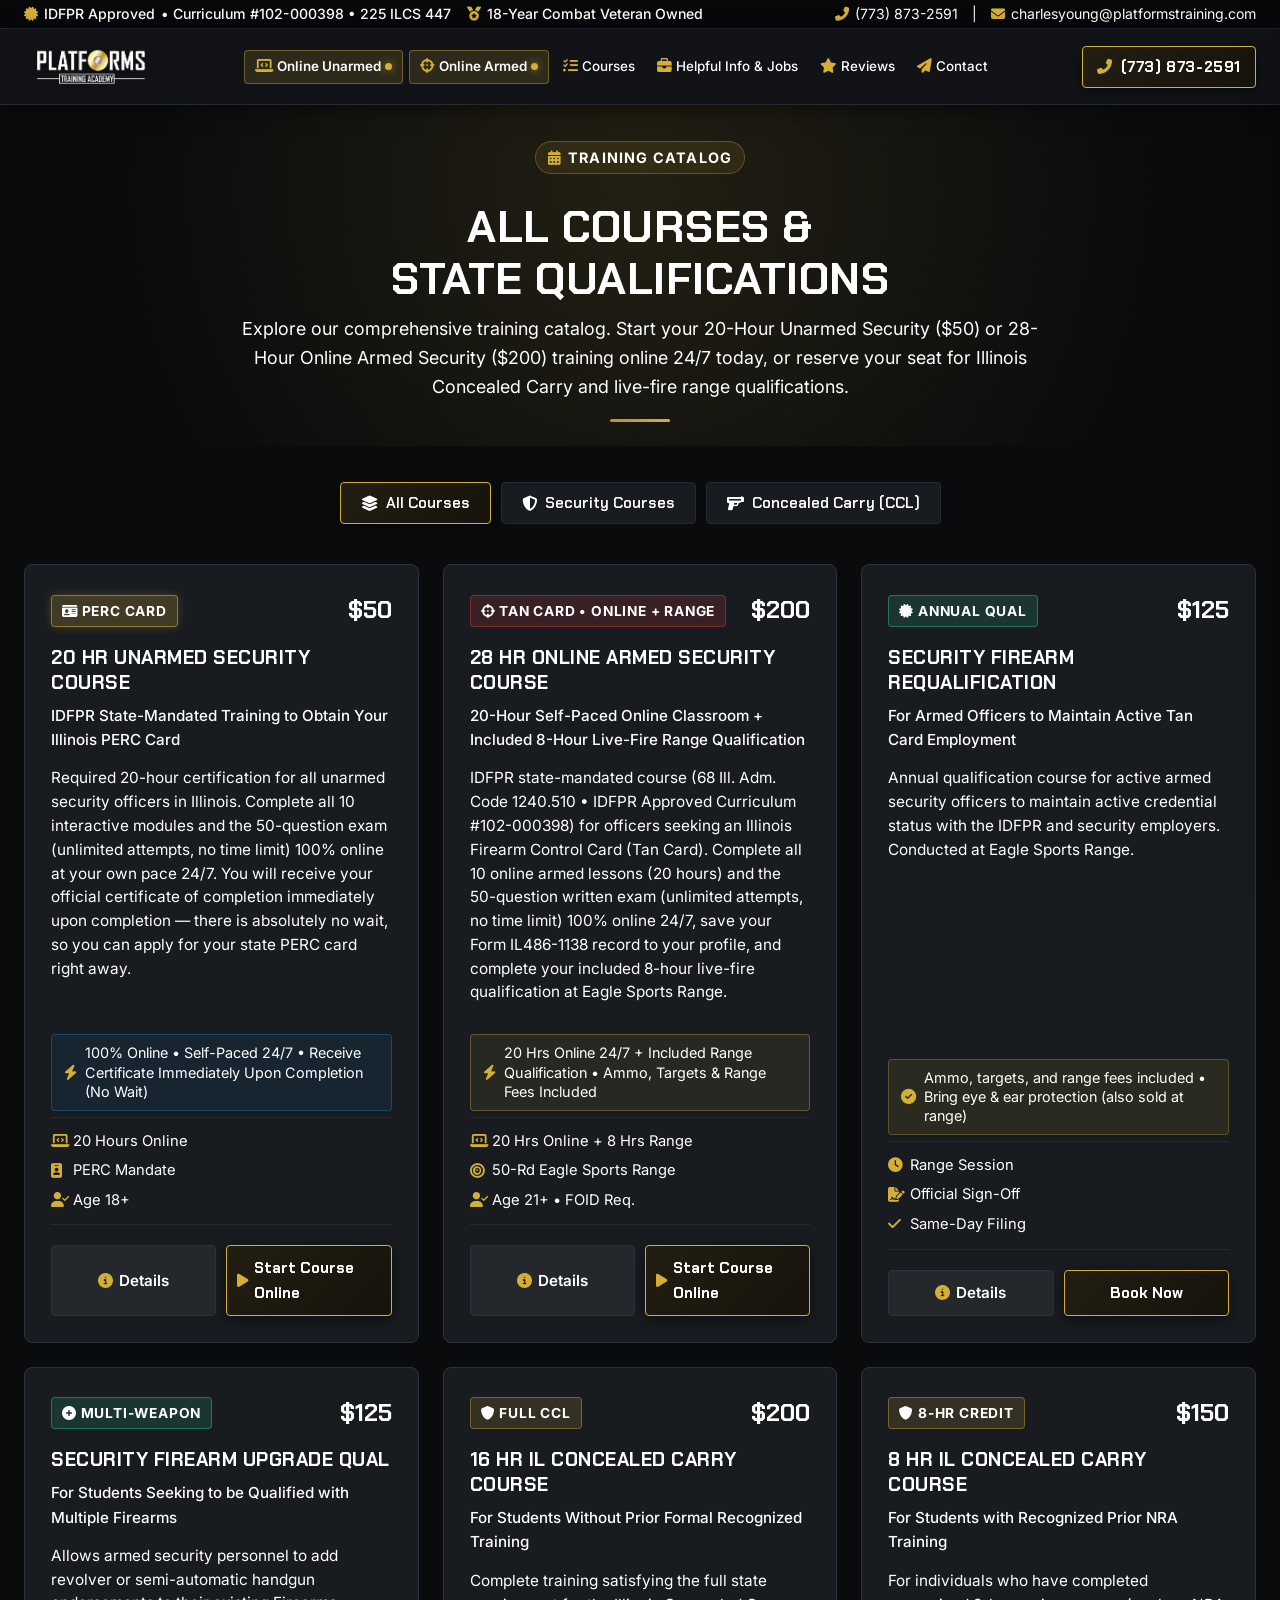
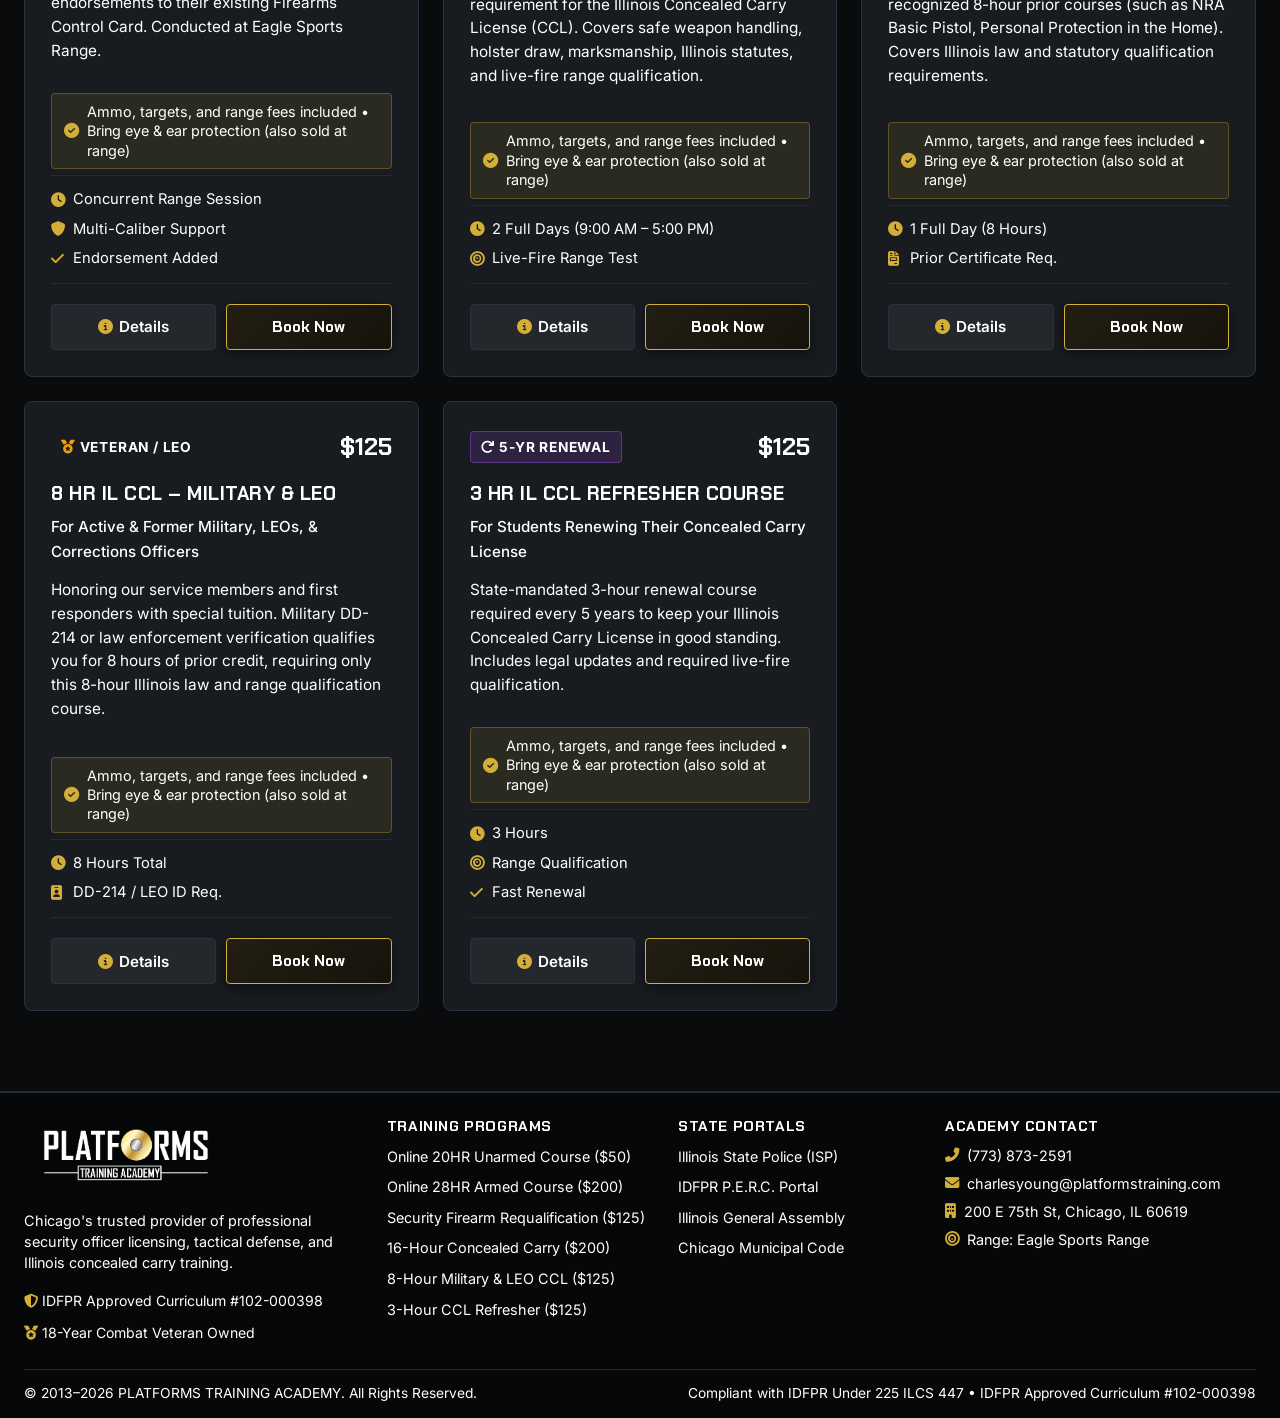
<file: courses.html>
<!DOCTYPE html>
<html lang="en">
<head>
    <meta charset="UTF-8">
    <meta name="viewport" content="width=device-width, initial-scale=1.0">
    <title>Training Course Catalog | Platforms Training Academy Chicago</title>
    
    <!-- Meta, SEO & AIEO Tags -->
    <meta name="description" content="Explore all security guard certification and Illinois concealed carry courses offered by Platforms Training Academy in Chicago. 20-hr online unarmed ($50), 28-hr online armed security ($200), and Illinois CCL.">
    <meta name="keywords" content="Illinois Concealed Carry Courses, Illinois Security Guard Courses, 20-Hour Unarmed Security, 28-Hour Armed Security, Illinois Concealed Carry, Firearms Requalification, PERC Card, Tan Card, Chicago">
    <meta name="author" content="Platforms Training Academy - Charles Young">
    <meta name="robots" content="index, follow, max-image-preview:large, max-snippet:-1">
    <meta name="theme-color" content="#0a0b0d">
    <link rel="canonical" href="https://platformstraining.com/courses.html">

    <meta property="og:type" content="website">
    <meta property="og:site_name" content="Platforms Training Academy">
    <meta property="og:title" content="Concealed Carry &amp; Security Training Courses | Platforms Training Academy Chicago">
    <meta property="og:description" content="IDFPR-approved 20-Hr Online Unarmed ($50), 28-Hr Online Armed ($200), and Illinois Concealed Carry (CCL) courses in Chicago.">
    <meta property="og:url" content="https://platformstraining.com/courses.html">
    <meta property="og:image" content="https://platformstraining.com/assets/logo_full_color.png">
    <meta property="og:image:alt" content="Platforms Training Academy — Concealed Carry and Security Courses">

    <meta name="twitter:card" content="summary_large_image">
    <meta name="twitter:title" content="Concealed Carry &amp; Security Training Courses | Platforms Training Academy">
    <meta name="twitter:description" content="IDFPR-approved 20-Hr Online Unarmed ($50), 28-Hr Online Armed ($200), and Illinois Concealed Carry (CCL) courses in Chicago.">
    <meta name="twitter:image" content="https://platformstraining.com/assets/logo_full_color.png">

    <script type="application/ld+json">
    {
      "@context": "https://schema.org",
      "@type": "ItemList",
      "name": "Platforms Training Academy Courses",
      "itemListElement": [
        { "@type": "ListItem", "position": 1, "item": { "@type": "Course", "name": "20-Hour Online Unarmed Security Course (PERC)", "description": "IDFPR state-mandated 20-hour unarmed security training 100% online 24/7.", "provider": { "@type": "Organization", "name": "Platforms Training Academy" }, "offers": { "@type": "Offer", "price": "50.00", "priceCurrency": "USD" } } },
        { "@type": "ListItem", "position": 2, "item": { "@type": "Course", "name": "28-Hour Online Armed Security Course (Tan Card)", "description": "20 hours online 24/7 plus included live-fire range qualification at Eagle Sports Range.", "provider": { "@type": "Organization", "name": "Platforms Training Academy" }, "offers": { "@type": "Offer", "price": "200.00", "priceCurrency": "USD" } } },
        { "@type": "ListItem", "position": 3, "item": { "@type": "Course", "name": "16-Hour Illinois Concealed Carry Course (Full CCL)", "description": "Full 16-hour Illinois Concealed Carry License classroom and range training in Chicago.", "provider": { "@type": "Organization", "name": "Platforms Training Academy" }, "offers": { "@type": "Offer", "price": "200.00", "priceCurrency": "USD" } } },
        { "@type": "ListItem", "position": 4, "item": { "@type": "Course", "name": "8-Hour Illinois Concealed Carry Course (Prior Credit)", "description": "8-hour Illinois CCL course for students with prior approved firearms credit.", "provider": { "@type": "Organization", "name": "Platforms Training Academy" }, "offers": { "@type": "Offer", "price": "150.00", "priceCurrency": "USD" } } },
        { "@type": "ListItem", "position": 5, "item": { "@type": "Course", "name": "3-Hour Illinois CCL Renewal Refresher Course", "description": "3-hour Illinois Concealed Carry 5-year renewal and range qualification.", "provider": { "@type": "Organization", "name": "Platforms Training Academy" }, "offers": { "@type": "Offer", "price": "125.00", "priceCurrency": "USD" } } }
      ]
    }
    </script>

    <!-- Favicon & Touch Icons (Platforms Circle Emblem) -->
    <link rel="icon" type="image/x-icon" href="favicon.ico">
    <link rel="icon" type="image/png" sizes="32x32" href="assets/favicon-32x32.png">
    <link rel="icon" type="image/png" sizes="16x16" href="assets/favicon-16x16.png">
    <link rel="apple-touch-icon" sizes="180x180" href="assets/apple-touch-icon.png">

    <!-- Fonts: Chakra Petch & Rajdhani for tactical dark UI, Roboto for readability -->
    <link rel="preconnect" href="https://fonts.googleapis.com">
    <link rel="preconnect" href="https://fonts.gstatic.com" crossorigin>
    <link href="https://fonts.googleapis.com/css2?family=Chakra+Petch:wght@500;600;700&family=Rajdhani:wght@600;700;800&family=Roboto:wght@300;400;500;700&display=swap" rel="stylesheet">
    
    <!-- Font Awesome Icons -->
    <link rel="stylesheet" href="https://cdnjs.cloudflare.com/ajax/libs/font-awesome/6.5.1/css/all.min.css">
    
    <!-- Tactical Stylesheet -->
    <link rel="stylesheet" href="styles.css?v=9.2">
</head>
<body id="top">

<!-- Top Credential & Hotline Bar -->
    <div class="top-credential-bar">
        <div class="site-container top-credential-inner">
            <div class="credential-tags">
                <span class="cred-badge"><i class="fas fa-certificate"></i> IDFPR Approved <span class="cred-sub-code">&bull; Curriculum #102-000398 &bull; 225 ILCS 447</span></span>
                <span class="cred-badge badge-military"><i class="fas fa-medal"></i> 18-Year Combat Veteran Owned</span>
                <span class="cred-badge badge-nra"><i class="fas fa-crosshairs"></i> NRA Certified Law Enforcement Instructor</span>
            </div>
            <div class="top-contact-links">
                <a href="tel:7738732591" class="top-link"><i class="fas fa-phone-alt"></i> (773) 873-2591</a>
                <span class="top-sep top-sep-email">|</span>
                <a href="mailto:charlesyoung@platformstraining.com" class="top-link top-link-email"><i class="fas fa-envelope"></i> charlesyoung@platformstraining.com</a>
            </div>
        </div>
    </div>

    <!-- Main Navigation Header (Sticky on Scroll) -->
    <header class="main-header" id="main-header">
        <div class="site-container header-inner">
            <a href="index.html" class="brand-link" title="Platforms Training Academy - Home" aria-label="Platforms Training Academy Home" >
                <img src="assets/logo_wordmark_light.png" alt="Platforms Training Academy — Concealed Carry &amp; Security Training Courses" title="Platforms Training Academy — Concealed Carry &amp; Security Training" class="brand-logo-img">
            </a>

            <!-- Desktop Nav Menu -->
            <nav class="desktop-nav" aria-label="Main Navigation">
                <a href="./course/index.html" class="nav-item nav-item-online" title="Online 20HR Unarmed Security Course ($50)">
                    <i class="fas fa-laptop-code"></i> Online Unarmed <span class="nav-online-pulse"></span>
                </a>
                <a href="./armed-course/index.html" class="nav-item nav-item-online" title="Online 28HR Armed Security Course ($200)">
                    <i class="fas fa-crosshairs"></i> Online Armed <span class="nav-online-pulse"></span>
                </a>
                <a href="courses.html" class="nav-item active"><i class="fas fa-list-check"></i> Courses</a>
                <a href="resources.html" class="nav-item"><i class="fas fa-briefcase"></i> Helpful Info &amp; Jobs</a>
                <a href="index.html#reviews" class="nav-item"><i class="fas fa-star"></i> Reviews</a>
                <a href="index.html#contact" class="nav-item"><i class="fas fa-paper-plane"></i> Contact</a>
            </nav>

            <!-- Header Quick Action -->
            <div class="header-cta-block">
                <a href="tel:7738732591" class="btn-tactical-primary header-book-btn">
                    <i class="fas fa-phone-alt"></i> (773) 873-2591
                </a>
                <!-- Mobile Menu Button -->
                <button class="mobile-toggle-btn" id="mobile-toggle-btn" aria-label="Toggle Navigation Menu">
                    <i class="fas fa-bars"></i>
                </button>
            </div>
        </div>
    </header>

    <!-- Mobile Navigation Drawer -->
    <div class="mobile-drawer" id="mobile-drawer">
        <div class="mobile-drawer-header">
            <div class="drawer-brand">
                <img src="assets/logo_wordmark_light.png" alt="Platforms Training Academy — Concealed Carry &amp; Security Training Courses" title="Platforms Training Academy — Concealed Carry &amp; Security Training" class="drawer-logo">
            </div>
            <button class="drawer-close-btn" id="drawer-close-btn" aria-label="Close Menu">
                <i class="fas fa-times"></i>
            </button>
        </div>
        <nav class="mobile-nav-links">
            <a href="./course/index.html" class="mobile-nav-link mobile-online-highlight"><i class="fas fa-laptop-code"></i> Online 20HR Unarmed Course ($50)</a>
            <a href="./armed-course/index.html" class="mobile-nav-link mobile-online-highlight"><i class="fas fa-crosshairs"></i> Online 28HR Armed Course ($200)</a>
            <a href="courses.html" class="mobile-nav-link active"><i class="fas fa-list-check"></i> Courses</a>
            <a href="resources.html" class="mobile-nav-link"><i class="fas fa-briefcase"></i> Helpful Info &amp; Jobs</a>
            <a href="index.html#reviews" class="mobile-nav-link"><i class="fas fa-star"></i> Reviews &amp; Instructor</a>
            <a href="index.html#contact" class="mobile-nav-link"><i class="fas fa-paper-plane"></i> Contact &amp; Locations</a>
        </nav>
    </div>
    <div class="drawer-backdrop" id="drawer-backdrop"></div>

    <!-- MAIN BODY SECTIONS -->

    <main>
        <!-- =========================================================
             COURSES HERO BANNER
             ========================================================= -->
        <section class="site-section courses-hero-banner">
            <div class="site-container">
                <div style="max-width: 900px; margin: 0 auto;">
                    <span class="section-tag-badge"><i class="fas fa-calendar-alt"></i> TRAINING CATALOG</span>
                    <h1 class="hero-main-title">
                        ALL COURSES &amp; <br>
                        <span class="text-gradient-green">STATE QUALIFICATIONS</span>
                    </h1>
                    <p class="section-desc">
                        Explore our comprehensive training catalog. Start your 20-Hour Unarmed Security ($50) or 28-Hour Online Armed Security ($200) training online 24/7 today, or reserve your seat for Illinois Concealed Carry and live-fire range qualifications.
                    </p>
                    <div class="section-title-line"></div>
                </div>
            </div>
        </section>

        <!-- =========================================================
             COURSES CATALOG SECTION
             ========================================================= -->
        <section class="site-section courses-section" id="courses">
            <div class="site-container">
                <!-- Course Category Filters -->
                <div class="course-filter-bar">
                    <button class="filter-tab-btn active" data-filter="all"><i class="fas fa-layer-group"></i> All Courses</button>
                    <button class="filter-tab-btn" data-filter="security"><i class="fas fa-shield-alt"></i> Security Courses</button>
                    <button class="filter-tab-btn" data-filter="ccl"><i class="fas fa-gun"></i> Concealed Carry (CCL)</button>
                </div>

                <!-- Course Cards Grid -->
                <div class="courses-cards-grid" id="courses-grid">

                    <!-- Course 1: 20 HR UNARMED SECURITY COURSE (PERC) -->
                    <div class="course-card" data-category="security">
                        <div class="course-card-header">
                            <span class="course-badge badge-perc"><i class="fas fa-id-card"></i> PERC CARD</span>
                            <span class="course-price">$50</span>
                        </div>
                        <h3 class="course-name">20 HR UNARMED SECURITY COURSE</h3>
                        <p class="course-tagline">IDFPR State-Mandated Training to Obtain Your Illinois PERC Card</p>
                        <p class="course-summary">
                            Required 20-hour certification for all unarmed security officers in Illinois. Complete all 10 interactive modules and the 50-question exam (unlimited attempts, no time limit) 100% online at your own pace 24/7. You will receive your official certificate of completion immediately upon completion — there is absolutely no wait, so you can apply for your state PERC card right away.
                        </p>
                        <div class="course-range-perk" style="background: rgba(14, 165, 233, 0.08); border-color: rgba(14, 165, 233, 0.3);">
                            <i class="fas fa-bolt" style="color: var(--brand-green-bright);"></i>
                            <span>100% Online &bull; Self-Paced 24/7 &bull; Receive Certificate Immediately Upon Completion (No Wait)</span>
                        </div>
                        <div class="course-meta-tags">
                            <span><i class="fas fa-laptop-code"></i> 20 Hours Online</span>
                            <span><i class="fas fa-id-badge"></i> PERC Mandate</span>
                            <span><i class="fas fa-user-check"></i> Age 18+</span>
                        </div>
                        <div class="course-card-actions">
                            <button class="btn-card-details" onclick="openCourseModal('unarmed-20')"><i class="fas fa-info-circle"></i> Details</button>
                            <a href="./course/index.html" class="btn-card-book btn-card-online"><i class="fas fa-play"></i> Start Course Online</a>
                        </div>
                    </div>

                    <!-- Course 2: 28 HR ONLINE ARMED SECURITY COURSE (TAN CARD) -->
                    <div class="course-card" data-category="security">
                        <div class="course-card-header">
                            <span class="course-badge badge-armed"><i class="fas fa-crosshairs"></i> TAN CARD &bull; ONLINE + RANGE</span>
                            <span class="course-price">$200</span>
                        </div>
                        <h3 class="course-name">28 HR ONLINE ARMED SECURITY COURSE</h3>
                        <p class="course-tagline">20-Hour Self-Paced Online Classroom + Included 8-Hour Live-Fire Range Qualification</p>
                        <p class="course-summary">
                            IDFPR state-mandated course (68 Ill. Adm. Code 1240.510 &bull; IDFPR Approved Curriculum #102-000398) for officers seeking an Illinois Firearm Control Card (Tan Card). Complete all 10 online armed lessons (20 hours) and the 50-question written exam (unlimited attempts, no time limit) 100% online 24/7, save your Form IL486-1138 record to your profile, and complete your included 8-hour live-fire qualification at Eagle Sports Range.
                        </p>
                        <div class="course-range-perk" style="background: rgba(212, 175, 55, 0.09); border-color: rgba(212, 175, 55, 0.35);">
                            <i class="fas fa-bolt" style="color: var(--brand-green-bright);"></i>
                            <span>20 Hrs Online 24/7 + Included Range Qualification &bull; Ammo, Targets &amp; Range Fees Included</span>
                        </div>
                        <div class="course-meta-tags">
                            <span><i class="fas fa-laptop-code"></i> 20 Hrs Online + 8 Hrs Range</span>
                            <span><i class="fas fa-bullseye"></i> 50-Rd Eagle Sports Range</span>
                            <span><i class="fas fa-user-check"></i> Age 21+ &bull; FOID Req.</span>
                        </div>
                        <div class="course-card-actions">
                            <button class="btn-card-details" onclick="openCourseModal('armed-28')"><i class="fas fa-info-circle"></i> Details</button>
                            <a href="./armed-course/index.html" class="btn-card-book btn-card-online"><i class="fas fa-play"></i> Start Course Online</a>
                        </div>
                    </div>

                    <!-- Course 2: SECURITY FIREARM REQUALIFICATION -->
                    <div class="course-card" data-category="security">
                        <div class="course-card-header">
                            <span class="course-badge badge-qual"><i class="fas fa-certificate"></i> ANNUAL QUAL</span>
                            <span class="course-price">$125</span>
                        </div>
                        <h3 class="course-name">SECURITY FIREARM REQUALIFICATION</h3>
                        <p class="course-tagline">For Armed Officers to Maintain Active Tan Card Employment</p>
                        <p class="course-summary">
                            Annual qualification course for active armed security officers to maintain active credential status with the IDFPR and security employers. Conducted at Eagle Sports Range.
                        </p>
                        <div class="course-range-perk">
                            <i class="fas fa-check-circle"></i>
                            <span>Ammo, targets, and range fees included &bull; Bring eye &amp; ear protection (also sold at range)</span>
                        </div>
                        <div class="course-meta-tags">
                            <span><i class="fas fa-clock"></i> Range Session</span>
                            <span><i class="fas fa-file-signature"></i> Official Sign-Off</span>
                            <span><i class="fas fa-check"></i> Same-Day Filing</span>
                        </div>
                        <div class="course-card-actions">
                            <button class="btn-card-details" onclick="openCourseModal('firearm-requal')"><i class="fas fa-info-circle"></i> Details</button>
                            <a href="calendar.html?course=firearm-requal" class="btn-card-book">Book Now</a>
                        </div>
                    </div>

                    <!-- Course 3: SECURITY FIREARM UPGRADE QUAL -->
                    <div class="course-card" data-category="security">
                        <div class="course-card-header">
                            <span class="course-badge badge-qual"><i class="fas fa-plus-circle"></i> MULTI-WEAPON</span>
                            <span class="course-price">$125</span>
                        </div>
                        <h3 class="course-name">SECURITY FIREARM UPGRADE QUAL</h3>
                        <p class="course-tagline">For Students Seeking to be Qualified with Multiple Firearms</p>
                        <p class="course-summary">
                            Allows armed security personnel to add revolver or semi-automatic handgun endorsements to their existing Firearms Control Card. Conducted at Eagle Sports Range.
                        </p>
                        <div class="course-range-perk">
                            <i class="fas fa-check-circle"></i>
                            <span>Ammo, targets, and range fees included &bull; Bring eye &amp; ear protection (also sold at range)</span>
                        </div>
                        <div class="course-meta-tags">
                            <span><i class="fas fa-clock"></i> Concurrent Range Session</span>
                            <span><i class="fas fa-shield"></i> Multi-Caliber Support</span>
                            <span><i class="fas fa-check"></i> Endorsement Added</span>
                        </div>
                        <div class="course-card-actions">
                            <button class="btn-card-details" onclick="openCourseModal('firearm-upgrade')"><i class="fas fa-info-circle"></i> Details</button>
                            <a href="calendar.html?course=firearm-upgrade" class="btn-card-book">Book Now</a>
                        </div>
                    </div>

                    <!-- Course 4: 16 HR IL CONCEALED CARRY COURSE -->
                    <div class="course-card" data-category="ccl">
                        <div class="course-card-header">
                            <span class="course-badge badge-ccl"><i class="fas fa-shield"></i> FULL CCL</span>
                            <span class="course-price">$200</span>
                        </div>
                        <h3 class="course-name">16 HR IL CONCEALED CARRY COURSE</h3>
                        <p class="course-tagline">For Students Without Prior Formal Recognized Training</p>
                        <p class="course-summary">
                            Complete training satisfying the full state requirement for the Illinois Concealed Carry License (CCL). Covers safe weapon handling, holster draw, marksmanship, Illinois statutes, and live-fire range qualification.
                        </p>
                        <div class="course-range-perk">
                            <i class="fas fa-check-circle"></i>
                            <span>Ammo, targets, and range fees included &bull; Bring eye &amp; ear protection (also sold at range)</span>
                        </div>
                        <div class="course-meta-tags">
                            <span><i class="fas fa-clock"></i> 2 Full Days (9:00 AM &ndash; 5:00 PM)</span>
                            <span><i class="fas fa-bullseye"></i> Live-Fire Range Test</span>
                        </div>
                        <div class="course-card-actions">
                            <button class="btn-card-details" onclick="openCourseModal('ccl-16')"><i class="fas fa-info-circle"></i> Details</button>
                            <a href="calendar.html?course=ccl-16" class="btn-card-book">Book Now</a>
                        </div>
                    </div>

                    <!-- Course 5: 8 HR IL CONCEALED CARRY COURSE -->
                    <div class="course-card" data-category="ccl">
                        <div class="course-card-header">
                            <span class="course-badge badge-ccl"><i class="fas fa-shield"></i> 8-HR CREDIT</span>
                            <span class="course-price">$150</span>
                        </div>
                        <h3 class="course-name">8 HR IL CONCEALED CARRY COURSE</h3>
                        <p class="course-tagline">For Students with Recognized Prior NRA Training</p>
                        <p class="course-summary">
                            For individuals who have completed recognized 8-hour prior courses (such as NRA Basic Pistol, Personal Protection in the Home). Covers Illinois law and statutory qualification requirements.
                        </p>
                        <div class="course-range-perk">
                            <i class="fas fa-check-circle"></i>
                            <span>Ammo, targets, and range fees included &bull; Bring eye &amp; ear protection (also sold at range)</span>
                        </div>
                        <div class="course-meta-tags">
                            <span><i class="fas fa-clock"></i> 1 Full Day (8 Hours)</span>
                            <span><i class="fas fa-file-invoice"></i> Prior Certificate Req.</span>
                        </div>
                        <div class="course-card-actions">
                            <button class="btn-card-details" onclick="openCourseModal('ccl-8')"><i class="fas fa-info-circle"></i> Details</button>
                            <a href="calendar.html?course=ccl-8" class="btn-card-book">Book Now</a>
                        </div>
                    </div>

                    <!-- Course 6: 8 HR IL CCL – MILITARY & LEO -->
                    <div class="course-card" data-category="ccl">
                        <div class="course-card-header">
                            <span class="course-badge badge-military"><i class="fas fa-medal"></i> VETERAN / LEO</span>
                            <span class="course-price">$125</span>
                        </div>
                        <h3 class="course-name">8 HR IL CCL – MILITARY &amp; LEO</h3>
                        <p class="course-tagline">For Active &amp; Former Military, LEOs, &amp; Corrections Officers</p>
                        <p class="course-summary">
                            Honoring our service members and first responders with special tuition. Military DD-214 or law enforcement verification qualifies you for 8 hours of prior credit, requiring only this 8-hour Illinois law and range qualification course.
                        </p>
                        <div class="course-range-perk">
                            <i class="fas fa-check-circle"></i>
                            <span>Ammo, targets, and range fees included &bull; Bring eye &amp; ear protection (also sold at range)</span>
                        </div>
                        <div class="course-meta-tags">
                            <span><i class="fas fa-clock"></i> 8 Hours Total</span>
                            <span><i class="fas fa-id-badge"></i> DD-214 / LEO ID Req.</span>
                        </div>
                        <div class="course-card-actions">
                            <button class="btn-card-details" onclick="openCourseModal('ccl-military')"><i class="fas fa-info-circle"></i> Details</button>
                            <a href="calendar.html?course=ccl-military" class="btn-card-book">Book Now</a>
                        </div>
                    </div>

                    <!-- Course 7: 3 HR IL CCL REFRESHER COURSE -->
                    <div class="course-card" data-category="ccl">
                        <div class="course-card-header">
                            <span class="course-badge badge-renewal"><i class="fas fa-redo"></i> 5-YR RENEWAL</span>
                            <span class="course-price">$125</span>
                        </div>
                        <h3 class="course-name">3 HR IL CCL REFRESHER COURSE</h3>
                        <p class="course-tagline">For Students Renewing Their Concealed Carry License</p>
                        <p class="course-summary">
                            State-mandated 3-hour renewal course required every 5 years to keep your Illinois Concealed Carry License in good standing. Includes legal updates and required live-fire qualification.
                        </p>
                        <div class="course-range-perk">
                            <i class="fas fa-check-circle"></i>
                            <span>Ammo, targets, and range fees included &bull; Bring eye &amp; ear protection (also sold at range)</span>
                        </div>
                        <div class="course-meta-tags">
                            <span><i class="fas fa-clock"></i> 3 Hours</span>
                            <span><i class="fas fa-bullseye"></i> Range Qualification</span>
                            <span><i class="fas fa-check"></i> Fast Renewal</span>
                        </div>
                        <div class="course-card-actions">
                            <button class="btn-card-details" onclick="openCourseModal('ccl-refresher')"><i class="fas fa-info-circle"></i> Details</button>
                            <a href="calendar.html?course=ccl-refresher" class="btn-card-book">Book Now</a>
                        </div>
                    </div>

                </div>
            </div>
        </section>
    </main>

<!-- TACTICAL FOOTER (COMPACT & FULL-WIDTH) -->
    <footer class="site-footer">
        <div class="site-container footer-container-wide">
            <div class="footer-grid">
                <div class="footer-brand-col">
                    <div class="footer-brand">
                        <img src="assets/logo_wordmark_light.png" alt="Platforms Training Academy — Chicago Concealed Carry &amp; Security Training" title="Platforms Training Academy — Concealed Carry &amp; Security Training" class="footer-logo">
                    </div>
                    <p class="footer-tagline">
                        Chicago's trusted provider of professional security officer licensing, tactical defense, and Illinois concealed carry training.
                    </p>
                    <div class="footer-creds">
                        <span><i class="fas fa-shield-alt text-green"></i> IDFPR Approved Curriculum #102-000398</span>
                        <span><i class="fas fa-medal text-green"></i> 18-Year Combat Veteran Owned</span>
                    </div>
                </div>

                <div class="footer-links-col">
                    <h4>Training Programs</h4>
                    <ul>
                        <li><a href="./course/index.html">Online 20HR Unarmed Course ($50)</a></li>
                        <li><a href="./armed-course/index.html">Online 28HR Armed Course ($200)</a></li>
                        <li><a href="#courses-grid">Security Firearm Requalification ($125)</a></li>
                        <li><a href="#courses-grid">16-Hour Concealed Carry ($200)</a></li>
                        <li><a href="#courses-grid">8-Hour Military &amp; LEO CCL ($125)</a></li>
                        <li><a href="#courses-grid">3-Hour CCL Refresher ($125)</a></li>
                    </ul>
                </div>

                <div class="footer-links-col">
                    <h4>State Portals</h4>
                    <ul>
                        <li><a href="https://www.ispfsb.com" target="_blank" rel="noopener">Illinois State Police (ISP)</a></li>
                        <li><a href="https://idfpr.illinois.gov" target="_blank" rel="noopener">IDFPR P.E.R.C. Portal</a></li>
                        <li><a href="https://www.ilga.gov" target="_blank" rel="noopener">Illinois General Assembly</a></li>
                        <li><a href="https://www.amlegal.com" target="_blank" rel="noopener">Chicago Municipal Code</a></li>
                    </ul>
                </div>

                <div class="footer-contact-col">
                    <h4>Academy Contact</h4>
                    <p><i class="fas fa-phone-alt text-green"></i> (773) 873-2591</p>
                    <p><i class="fas fa-envelope text-green"></i> charlesyoung@platformstraining.com</p>
                    <p><i class="fas fa-building text-green"></i> 200 E 75th St, Chicago, IL 60619</p>
                    <p><i class="fas fa-bullseye text-green"></i> Range: Eagle Sports Range</p>
                </div>
            </div>

            <div class="footer-bottom-row">
                <p>&copy; 2013&ndash;2026 PLATFORMS TRAINING ACADEMY. All Rights Reserved.</p>
                <p class="footer-legal">Compliant with IDFPR Under 225 ILCS 447 &bull; IDFPR Approved Curriculum #102-000398</p>
            </div>
        </div>
    </footer>

    <!-- INTERACTIVE COURSE DETAIL MODAL -->
    <div class="course-modal-backdrop" id="course-modal" onclick="closeCourseModal(event)">
        <div class="course-modal-card" onclick="event.stopPropagation()">
            <button class="modal-close-btn" onclick="closeCourseModal()" aria-label="Close details modal">&times;</button>
            <div id="modal-content-slot">
                <!-- Dynamically injected course details -->
            </div>
        </div>
    </div>

    <!-- Main JavaScript Logic -->
    <script src="main.js?v=4.1"></script>
</body>
</html>
</file>
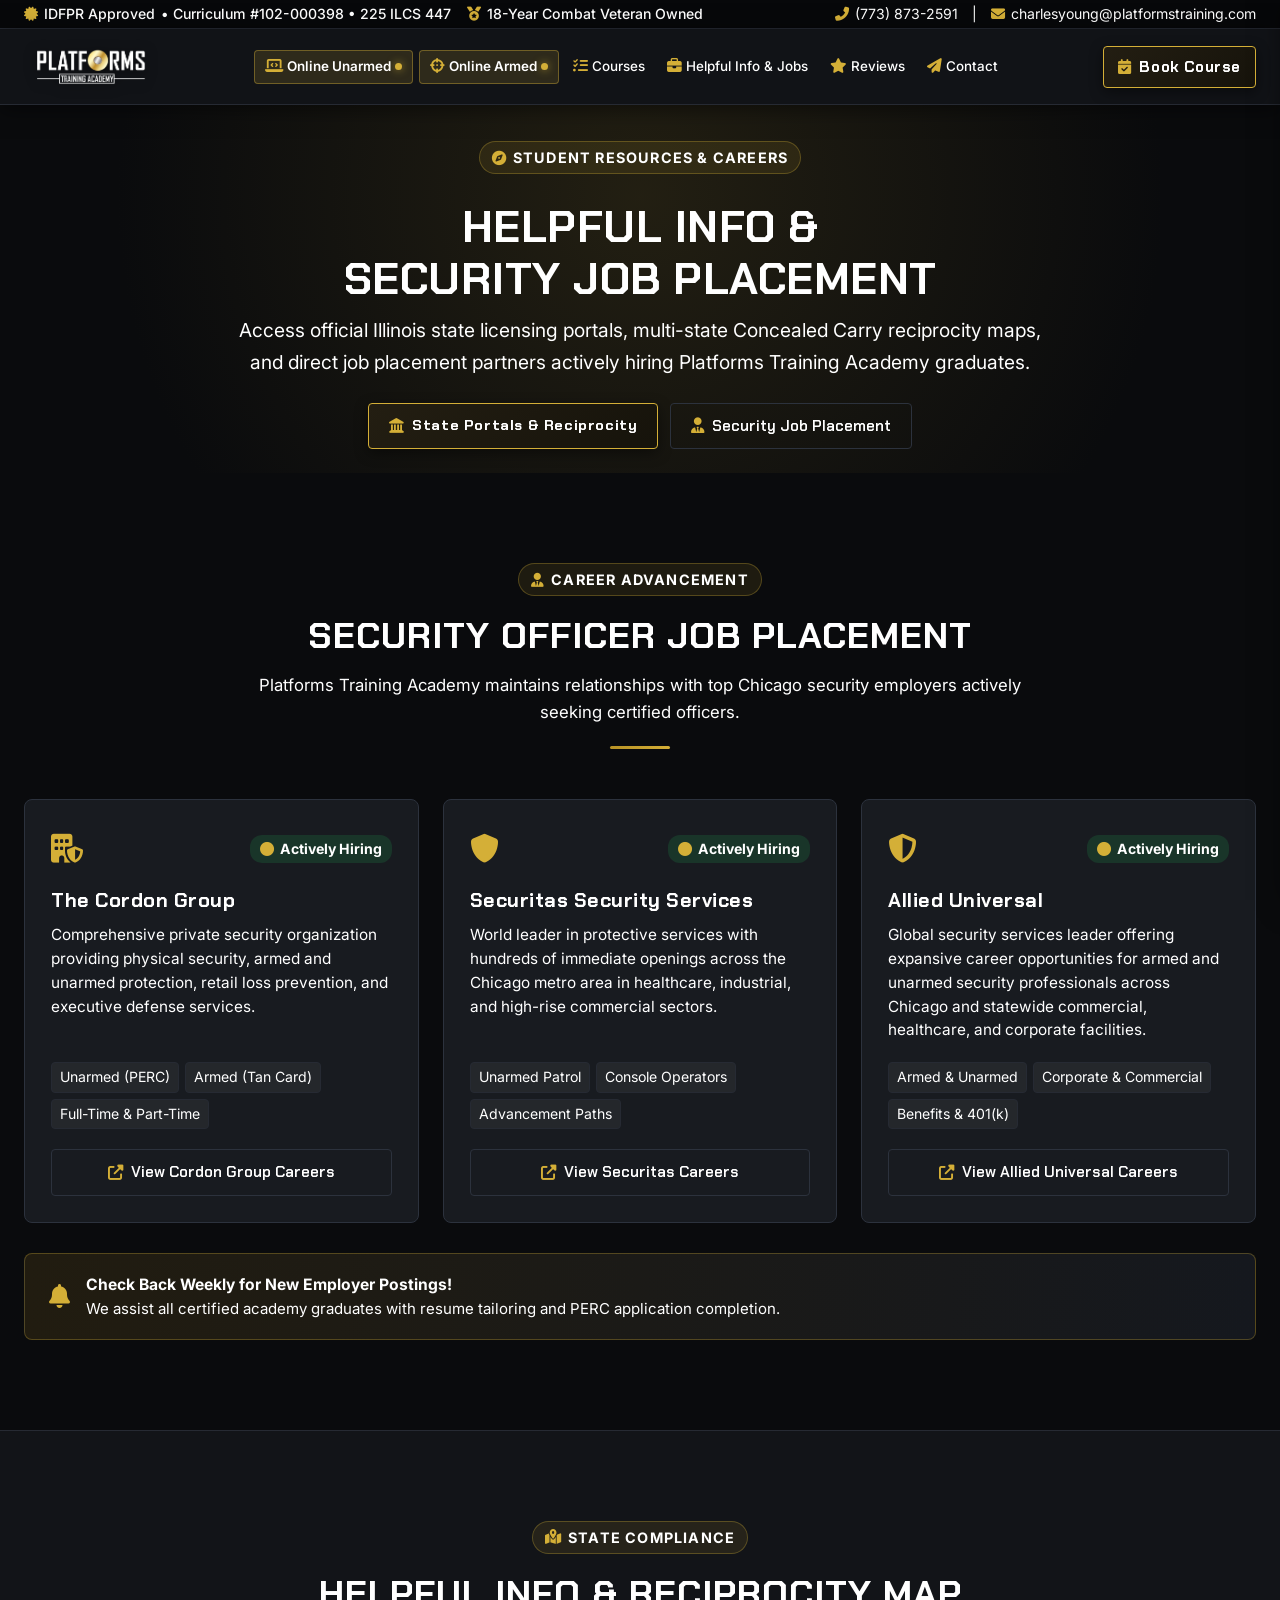
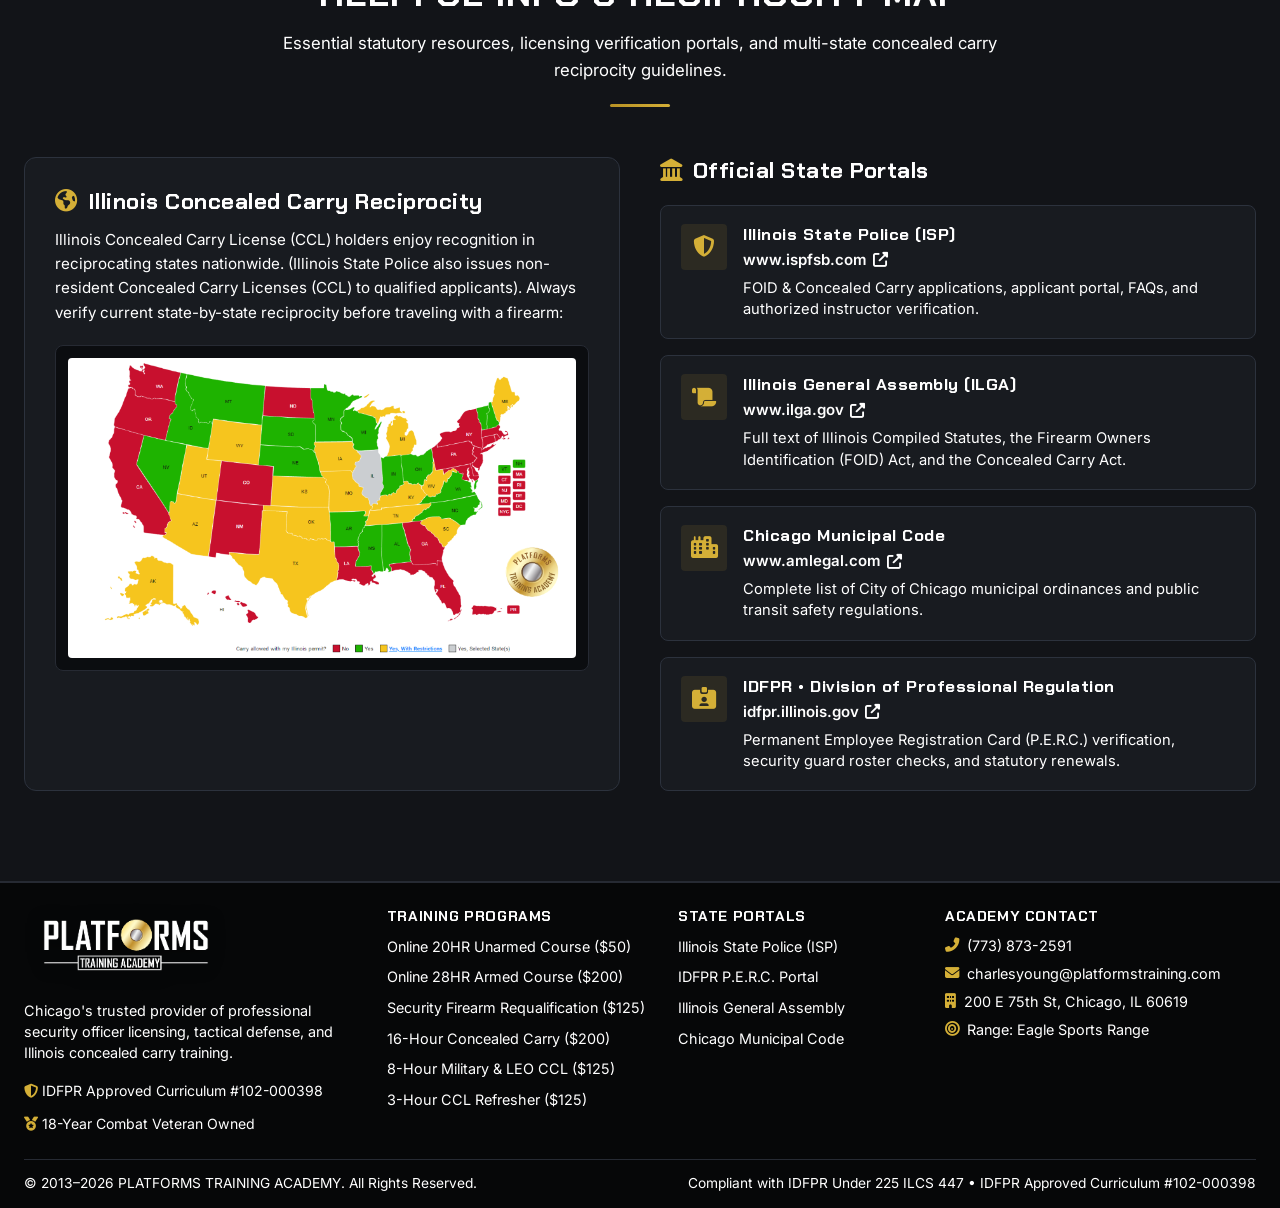
<file: resources.html>
<!DOCTYPE html>
<html lang="en">
<head>
    <meta charset="UTF-8">
    <meta name="viewport" content="width=device-width, initial-scale=1.0">
    <title>Helpful Info &amp; Job Placement | Platforms Training Academy</title>
    
    <!-- Meta & SEO Tags -->
    <meta name="description" content="Official Illinois security licensing portals (IDFPR, ISP, ILGA), Concealed Carry Reciprocity Map, and Security Officer Job Placement partners for Platforms Training Academy graduates.">
    <meta name="author" content="Platforms Training Academy - Charles Young">
    <meta name="robots" content="index, follow, max-image-preview:large">
    <meta name="theme-color" content="#0a0b0d">
    <link rel="canonical" href="https://platformstraining.com/resources.html">
    <meta property="og:type" content="website">
    <meta property="og:title" content="Illinois Security Licensing, CCL Reciprocity &amp; Jobs | Platforms Training Academy">
    <meta property="og:description" content="Illinois IDFPR PERC &amp; Tan Card links, Illinois Concealed Carry Reciprocity Map, and security job placement partners.">
    <meta property="og:url" content="https://platformstraining.com/resources.html">
    <meta property="og:image" content="https://platformstraining.com/assets/reciprocity_map.png">
    <meta property="og:image:alt" content="Platforms Training Academy — Illinois Concealed Carry Reciprocity Map">

    <!-- Favicon & Touch Icons -->
    <link rel="icon" type="image/x-icon" href="favicon.ico">
    <link rel="icon" type="image/png" sizes="32x32" href="assets/favicon-32x32.png">
    <link rel="icon" type="image/png" sizes="16x16" href="assets/favicon-16x16.png">
    <link rel="apple-touch-icon" sizes="180x180" href="assets/apple-touch-icon.png">

    <!-- Fonts -->
    <link rel="preconnect" href="https://fonts.googleapis.com">
    <link rel="preconnect" href="https://fonts.gstatic.com" crossorigin>
    <link href="https://fonts.googleapis.com/css2?family=Chakra+Petch:wght@500;600;700&family=Rajdhani:wght@600;700;800&family=Roboto:wght@300;400;500;700&display=swap" rel="stylesheet">
    
    <!-- Font Awesome Icons -->
    <link rel="stylesheet" href="https://cdnjs.cloudflare.com/ajax/libs/font-awesome/6.5.1/css/all.min.css">
    
    <!-- Tactical Stylesheet -->
    <link rel="stylesheet" href="styles.css?v=9.2">
</head>
<body id="top">

    <!-- Top Credential & Hotline Bar -->
    <div class="top-credential-bar">
        <div class="site-container top-credential-inner">
            <div class="credential-tags">
                <span class="cred-badge"><i class="fas fa-certificate"></i> IDFPR Approved <span class="cred-sub-code">&bull; Curriculum #102-000398 &bull; 225 ILCS 447</span></span>
                <span class="cred-badge badge-military"><i class="fas fa-medal"></i> 18-Year Combat Veteran Owned</span>
                <span class="cred-badge badge-nra"><i class="fas fa-crosshairs"></i> NRA Certified Law Enforcement Instructor</span>
            </div>
            <div class="top-contact-links">
                <a href="tel:7738732591" class="top-link"><i class="fas fa-phone-alt"></i> (773) 873-2591</a>
                <span class="top-sep top-sep-email">|</span>
                <a href="mailto:charlesyoung@platformstraining.com" class="top-link top-link-email"><i class="fas fa-envelope"></i> charlesyoung@platformstraining.com</a>
            </div>
        </div>
    </div>

    <!-- Main Navigation Header (Sticky on Scroll) -->
    <header class="main-header" id="main-header">
        <div class="site-container header-inner">
            <a href="index.html" class="brand-link" title="Platforms Training Academy - Home" aria-label="Platforms Training Academy Home">
                <img src="assets/logo_wordmark_light.png" alt="Platforms Training Academy — Concealed Carry &amp; Security Licensing Info" title="Platforms Training Academy — Concealed Carry &amp; Security Training" class="brand-logo-img">
            </a>

            <!-- Desktop Nav Menu -->
            <nav class="desktop-nav" aria-label="Main Navigation">
                <a href="./course/index.html" class="nav-item nav-item-online" title="Online 20HR Unarmed Security Course ($50)">
                    <i class="fas fa-laptop-code"></i> Online Unarmed <span class="nav-online-pulse"></span>
                </a>
                <a href="./armed-course/index.html" class="nav-item nav-item-online" title="Online 28HR Armed Security Course ($200)">
                    <i class="fas fa-crosshairs"></i> Online Armed <span class="nav-online-pulse"></span>
                </a>
                <a href="courses.html" class="nav-item"><i class="fas fa-list-check"></i> Courses</a>
                <a href="resources.html" class="nav-item active"><i class="fas fa-briefcase"></i> Helpful Info &amp; Jobs</a>
                <a href="index.html#reviews" class="nav-item"><i class="fas fa-star"></i> Reviews</a>
                <a href="index.html#contact" class="nav-item"><i class="fas fa-paper-plane"></i> Contact</a>
            </nav>

            <!-- Header Quick Action -->
            <div class="header-cta-block">
                <a href="courses.html" class="btn-tactical-primary header-book-btn">
                    <i class="fas fa-calendar-check"></i> Book Course
                </a>
                <!-- Mobile Menu Button -->
                <button class="mobile-toggle-btn" id="mobile-toggle-btn" aria-label="Toggle Navigation Menu">
                    <i class="fas fa-bars"></i>
                </button>
            </div>
        </div>
    </header>

    <!-- Mobile Navigation Drawer -->
    <div class="mobile-drawer" id="mobile-drawer">
        <div class="mobile-drawer-header">
            <div class="drawer-brand">
                <img src="assets/logo_wordmark_light.png" alt="Platforms Training Academy — Concealed Carry &amp; Security Licensing Info" title="Platforms Training Academy — Concealed Carry &amp; Security Training" class="drawer-logo">
            </div>
            <button class="drawer-close-btn" id="drawer-close-btn" aria-label="Close Menu">
                <i class="fas fa-times"></i>
            </button>
        </div>
        <nav class="mobile-nav-links">
            <a href="./course/index.html" class="mobile-nav-link mobile-online-highlight"><i class="fas fa-laptop-code"></i> Online 20HR Unarmed Course ($50)</a>
            <a href="./armed-course/index.html" class="mobile-nav-link mobile-online-highlight"><i class="fas fa-crosshairs"></i> Online 28HR Armed Course ($200)</a>
            <a href="courses.html" class="mobile-nav-link"><i class="fas fa-list-check"></i> Courses</a>
            <a href="resources.html" class="mobile-nav-link active"><i class="fas fa-briefcase"></i> Helpful Info &amp; Jobs</a>
            <a href="index.html#reviews" class="mobile-nav-link"><i class="fas fa-star"></i> Reviews &amp; Instructor</a>
            <a href="index.html#contact" class="mobile-nav-link"><i class="fas fa-paper-plane"></i> Contact &amp; Locations</a>
        </nav>
    </div>
    <div class="drawer-backdrop" id="drawer-backdrop"></div>

    <!-- MAIN BODY SECTIONS -->
    <main>
        <!-- =========================================================
             PAGE HERO BANNER
             ========================================================= -->
        <section class="site-section courses-hero-banner" style="padding-bottom: 32px;">
            <div class="site-container">
                <div style="max-width: 900px; margin: 0 auto; text-align: center;">
                    <span class="section-tag-badge"><i class="fas fa-compass"></i> STUDENT RESOURCES &amp; CAREERS</span>
                    <h1 class="hero-main-title">
                        HELPFUL INFO &amp; <br>
                        <span class="text-gradient-green">SECURITY JOB PLACEMENT</span>
                    </h1>
                    <p class="hero-subtitle" style="margin-bottom: 24px;">
                        Access official Illinois state licensing portals, multi-state Concealed Carry reciprocity maps, and direct job placement partners actively hiring Platforms Training Academy graduates.
                    </p>
                    <div style="display: flex; justify-content: center; gap: 12px; flex-wrap: wrap;">
                        <a href="#helpful-info" class="btn-tactical-primary">
                            <i class="fas fa-landmark"></i> State Portals &amp; Reciprocity
                        </a>
                        <a href="#jobs" class="btn-tactical-outline">
                            <i class="fas fa-user-tie"></i> Security Job Placement
                        </a>
                    </div>
                </div>
            </div>
        </section>

        <!-- =========================================================
             SECTION 1: SECURITY OFFICER JOB PLACEMENT
             ========================================================= -->
        <section class="site-section jobs-section" id="jobs">
            <div class="site-container">
                <div class="section-header-centered">
                    <span class="section-tag-badge"><i class="fas fa-user-tie"></i> CAREER ADVANCEMENT</span>
                    <h2 class="section-title">SECURITY OFFICER JOB PLACEMENT</h2>
                    <p class="section-desc">
                        Platforms Training Academy maintains relationships with top Chicago security employers actively seeking certified officers.
                    </p>
                    <div class="section-title-line"></div>
                </div>

                <div class="jobs-grid">
                    <!-- Job Partner 1: The Cordon Group -->
                    <div class="job-partner-card">
                        <div class="job-card-top">
                            <div class="job-partner-icon"><i class="fas fa-building-shield"></i></div>
                            <span class="job-hiring-status"><i class="fas fa-circle text-green"></i> Actively Hiring</span>
                        </div>
                        <h3>The Cordon Group</h3>
                        <p class="job-desc">
                            Comprehensive private security organization providing physical security, armed and unarmed protection, retail loss prevention, and executive defense services.
                        </p>
                        <div class="job-badges">
                            <span>Unarmed (PERC)</span>
                            <span>Armed (Tan Card)</span>
                            <span>Full-Time &amp; Part-Time</span>
                        </div>
                        <a href="https://cordongroupsecurity.com" target="_blank" rel="noopener" class="btn-tactical-outline btn-full">
                            <i class="fas fa-external-link-alt"></i> View Cordon Group Careers
                        </a>
                    </div>

                    <!-- Job Partner 2: Securitas -->
                    <div class="job-partner-card">
                        <div class="job-card-top">
                            <div class="job-partner-icon"><i class="fas fa-shield"></i></div>
                            <span class="job-hiring-status"><i class="fas fa-circle text-green"></i> Actively Hiring</span>
                        </div>
                        <h3>Securitas Security Services</h3>
                        <p class="job-desc">
                            World leader in protective services with hundreds of immediate openings across the Chicago metro area in healthcare, industrial, and high-rise commercial sectors.
                        </p>
                        <div class="job-badges">
                            <span>Unarmed Patrol</span>
                            <span>Console Operators</span>
                            <span>Advancement Paths</span>
                        </div>
                        <a href="https://www.securitasinc.com/careers" target="_blank" rel="noopener" class="btn-tactical-outline btn-full">
                            <i class="fas fa-external-link-alt"></i> View Securitas Careers
                        </a>
                    </div>

                    <!-- Job Partner 3: Allied Universal -->
                    <div class="job-partner-card">
                        <div class="job-card-top">
                            <div class="job-partner-icon"><i class="fas fa-shield-halved"></i></div>
                            <span class="job-hiring-status"><i class="fas fa-circle text-green"></i> Actively Hiring</span>
                        </div>
                        <h3>Allied Universal</h3>
                        <p class="job-desc">
                            Global security services leader offering expansive career opportunities for armed and unarmed security professionals across Chicago and statewide commercial, healthcare, and corporate facilities.
                        </p>
                        <div class="job-badges">
                            <span>Armed &amp; Unarmed</span>
                            <span>Corporate &amp; Commercial</span>
                            <span>Benefits &amp; 401(k)</span>
                        </div>
                        <a href="https://jobs.aus.com/" target="_blank" rel="noopener" class="btn-tactical-outline btn-full">
                            <i class="fas fa-external-link-alt"></i> View Allied Universal Careers
                        </a>
                    </div>
                </div>

                <!-- Weekly Notice Card -->
                <div class="job-notice-strip">
                    <i class="fas fa-bell"></i>
                    <div class="notice-text">
                        <strong>Check Back Weekly for New Employer Postings!</strong>
                        <span>We assist all certified academy graduates with resume tailoring and PERC application completion.</span>
                    </div>
                </div>
            </div>
        </section>

        <!-- =========================================================
             SECTION 2: HELPFUL INFO & RECIPROCITY MAP
             ========================================================= -->
        <section class="site-section info-section" id="helpful-info">
            <div class="site-container">
                <div class="section-header-centered">
                    <span class="section-tag-badge"><i class="fas fa-map-location-dot"></i> STATE COMPLIANCE</span>
                    <h2 class="section-title">HELPFUL INFO &amp; RECIPROCITY MAP</h2>
                    <p class="section-desc">
                        Essential statutory resources, licensing verification portals, and multi-state concealed carry reciprocity guidelines.
                    </p>
                    <div class="section-title-line"></div>
                </div>

                <div class="info-split-grid">
                    <!-- Reciprocity Map Column -->
                    <div class="reciprocity-card">
                        <h3 class="reciprocity-title"><i class="fas fa-globe-americas"></i> Illinois Concealed Carry Reciprocity</h3>
                        <p class="reciprocity-desc">
                            Illinois Concealed Carry License (CCL) holders enjoy recognition in reciprocating states nationwide. (Illinois State Police also issues non-resident Concealed Carry Licenses (CCL) to qualified applicants). Always verify current state-by-state reciprocity before traveling with a firearm:
                        </p>
                        <div class="reciprocity-img-wrapper">
                            <img src="assets/reciprocity_map.png" alt="Platforms Training Academy — Illinois Concealed Carry Reciprocity Map &amp; Security Training" title="Platforms Training Academy — Illinois Concealed Carry Reciprocity Map" class="reciprocity-img">
                        </div>
                    </div>

                    <!-- Helpful Links Column -->
                    <div class="state-links-wrapper">
                        <h3 class="state-links-heading"><i class="fas fa-landmark"></i> Official State Portals</h3>
                        
                        <div class="state-portal-card">
                            <div class="portal-icon"><i class="fas fa-shield-alt"></i></div>
                            <div class="portal-info">
                                <h4>Illinois State Police (ISP)</h4>
                                <a href="https://www.ispfsb.com" target="_blank" rel="noopener" class="portal-url">www.ispfsb.com <i class="fas fa-external-link-alt"></i></a>
                                <p>FOID &amp; Concealed Carry applications, applicant portal, FAQs, and authorized instructor verification.</p>
                            </div>
                        </div>

                        <div class="state-portal-card">
                            <div class="portal-icon"><i class="fas fa-scroll"></i></div>
                            <div class="portal-info">
                                <h4>Illinois General Assembly (ILGA)</h4>
                                <a href="https://www.ilga.gov" target="_blank" rel="noopener" class="portal-url">www.ilga.gov <i class="fas fa-external-link-alt"></i></a>
                                <p>Full text of Illinois Compiled Statutes, the Firearm Owners Identification (FOID) Act, and the Concealed Carry Act.</p>
                            </div>
                        </div>

                        <div class="state-portal-card">
                            <div class="portal-icon"><i class="fas fa-city"></i></div>
                            <div class="portal-info">
                                <h4>Chicago Municipal Code</h4>
                                <a href="https://www.amlegal.com" target="_blank" rel="noopener" class="portal-url">www.amlegal.com <i class="fas fa-external-link-alt"></i></a>
                                <p>Complete list of City of Chicago municipal ordinances and public transit safety regulations.</p>
                            </div>
                        </div>

                        <div class="state-portal-card">
                            <div class="portal-icon"><i class="fas fa-id-card-clip"></i></div>
                            <div class="portal-info">
                                <h4>IDFPR &bull; Division of Professional Regulation</h4>
                                <a href="https://idfpr.illinois.gov" target="_blank" rel="noopener" class="portal-url">idfpr.illinois.gov <i class="fas fa-external-link-alt"></i></a>
                                <p>Permanent Employee Registration Card (P.E.R.C.) verification, security guard roster checks, and statutory renewals.</p>
                            </div>
                        </div>
                    </div>
                </div>
            </div>
        </section>
    </main>

    <!-- TACTICAL FOOTER (COMPACT & FULL-WIDTH) -->
    <footer class="site-footer">
        <div class="site-container footer-container-wide">
            <div class="footer-grid">
                <div class="footer-brand-col">
                    <div class="footer-brand">
                        <img src="assets/logo_wordmark_light.png" alt="Platforms Training Academy — Chicago Concealed Carry &amp; Security Training" title="Platforms Training Academy — Concealed Carry &amp; Security Training" class="footer-logo">
                    </div>
                    <p class="footer-tagline">
                        Chicago's trusted provider of professional security officer licensing, tactical defense, and Illinois concealed carry training.
                    </p>
                    <div class="footer-creds">
                        <span><i class="fas fa-shield-alt text-green"></i> IDFPR Approved Curriculum #102-000398</span>
                        <span><i class="fas fa-medal text-green"></i> 18-Year Combat Veteran Owned</span>
                    </div>
                </div>

                <div class="footer-links-col">
                    <h4>Training Programs</h4>
                    <ul>
                        <li><a href="./course/index.html">Online 20HR Unarmed Course ($50)</a></li>
                        <li><a href="./armed-course/index.html">Online 28HR Armed Course ($200)</a></li>
                        <li><a href="courses.html">Security Firearm Requalification ($125)</a></li>
                        <li><a href="courses.html">16-Hour Concealed Carry ($200)</a></li>
                        <li><a href="courses.html">8-Hour Military &amp; LEO CCL ($125)</a></li>
                        <li><a href="courses.html">3-Hour CCL Refresher ($125)</a></li>
                    </ul>
                </div>

                <div class="footer-links-col">
                    <h4>State Portals</h4>
                    <ul>
                        <li><a href="https://www.ispfsb.com" target="_blank" rel="noopener">Illinois State Police (ISP)</a></li>
                        <li><a href="https://idfpr.illinois.gov" target="_blank" rel="noopener">IDFPR P.E.R.C. Portal</a></li>
                        <li><a href="https://www.ilga.gov" target="_blank" rel="noopener">Illinois General Assembly</a></li>
                        <li><a href="https://www.amlegal.com" target="_blank" rel="noopener">Chicago Municipal Code</a></li>
                    </ul>
                </div>

                <div class="footer-contact-col">
                    <h4>Academy Contact</h4>
                    <p><i class="fas fa-phone-alt text-green"></i> (773) 873-2591</p>
                    <p><i class="fas fa-envelope text-green"></i> charlesyoung@platformstraining.com</p>
                    <p><i class="fas fa-building text-green"></i> 200 E 75th St, Chicago, IL 60619</p>
                    <p><i class="fas fa-bullseye text-green"></i> Range: Eagle Sports Range</p>
                </div>
            </div>

            <div class="footer-bottom-row">
                <p>&copy; 2013&ndash;2026 PLATFORMS TRAINING ACADEMY. All Rights Reserved.</p>
                <p class="footer-legal">Compliant with IDFPR Under 225 ILCS 447 &bull; IDFPR Approved Curriculum #102-000398</p>
            </div>
        </div>
    </footer>

    <!-- Main JavaScript Logic -->
    <script src="main.js?v=4.0"></script>
</body>
</html>
</file>
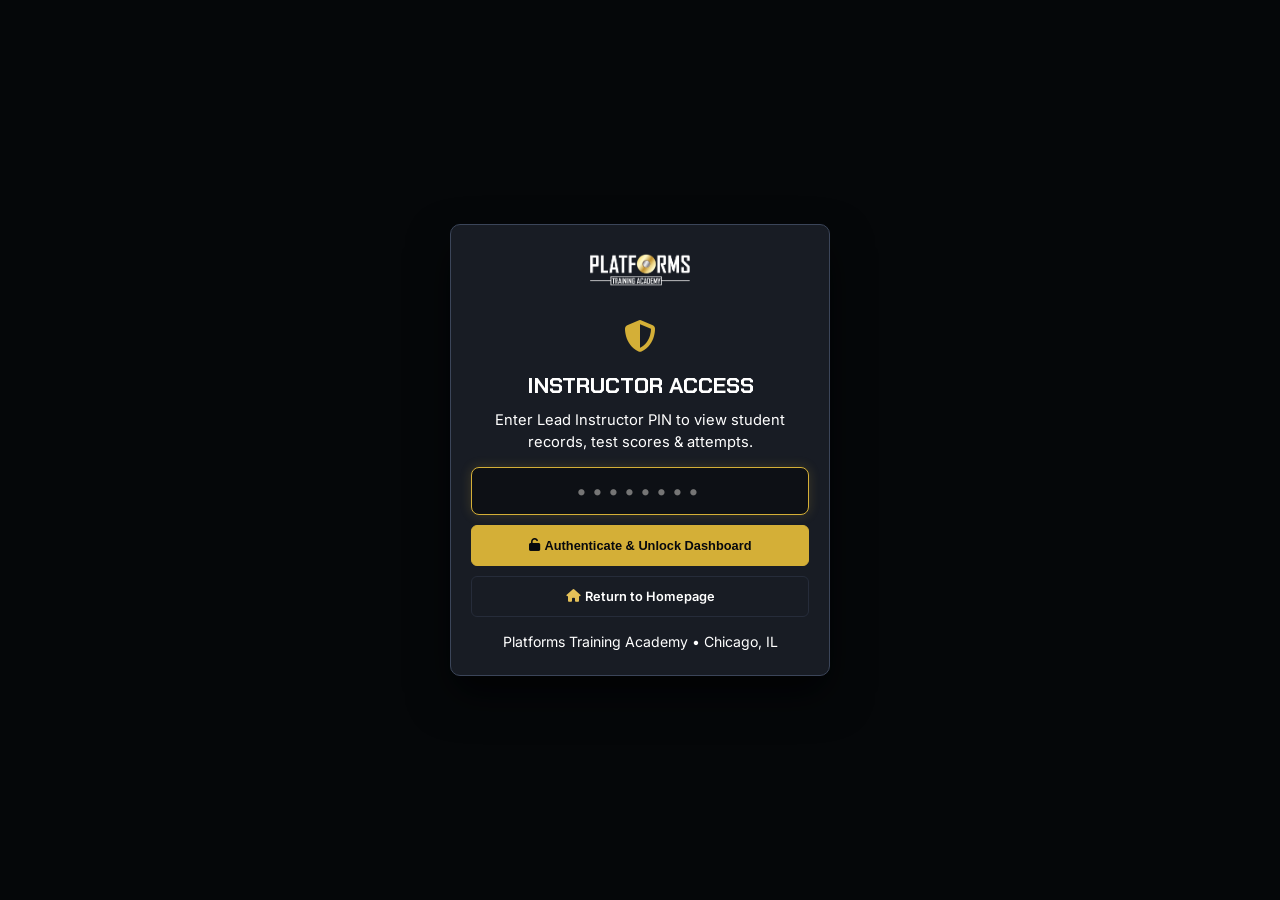
<file: course/admin.html>
<!DOCTYPE html>
<html lang="en">
<head>
    <meta charset="UTF-8">
    <meta name="viewport" content="width=device-width, initial-scale=1.0">
    <title>Instructor Admin Dashboard | Platforms Training Academy</title>
    <meta name="robots" content="noindex, nofollow">
    <!-- Favicon & Touch Icons (Platforms Circle Emblem) -->
    <link rel="icon" type="image/x-icon" href="favicon.ico">
    <link rel="icon" type="image/png" sizes="32x32" href="assets/favicon-32x32.png">
    <link rel="icon" type="image/png" sizes="16x16" href="assets/favicon-16x16.png">
    <link rel="apple-touch-icon" sizes="180x180" href="assets/apple-touch-icon.png">
    <link rel="stylesheet" href="https://cdnjs.cloudflare.com/ajax/libs/font-awesome/6.4.0/css/all.min.css">
    <link rel="preconnect" href="https://fonts.googleapis.com">
    <link rel="preconnect" href="https://fonts.gstatic.com" crossorigin>
    <link href="https://fonts.googleapis.com/css2?family=Chakra+Petch:wght@500;600;700;800&family=Inter:wght@400;500;600;700&family=Sacramento&display=swap" rel="stylesheet">
    <style>
        :root {
            --bg-dark: #0a0b0d;
            --bg-surface: #12151b;
            --bg-card: #181c24;
            --border: #262c3a;
            --border-highlight: #3b4559;
            --green: #d4af37;
            --green-bright: #e5c158;
            --green-glow: rgba(212, 175, 55, 0.20);
            --brand-blue: #b89225;
            --brand-blue-bright: #d4af37;
            --text-main: #ffffff;
            --text-muted: #ffffff;
            --text-sub: #ffffff;
            --danger: #ef4444;
            --warning: #f59e0b;
            --info: #d4af37;
            --radius: 8px;
        }

        * { box-sizing: border-box; margin: 0; padding: 0; }
        body {
            background-color: var(--bg-dark);
            color: var(--text-main);
            font-family: 'Inter', sans-serif;
            min-height: 100vh;
            line-height: 1.5;
        }

        /* Tactical Header (Compact Web & Mobile) */
        .admin-header {
            background: linear-gradient(180deg, #161a22 0%, var(--bg-dark) 100%);
            border-bottom: 1px solid var(--border);
            padding: 10px 18px;
            display: flex;
            align-items: center;
            justify-content: space-between;
            gap: 12px;
            position: sticky;
            top: 0;
            z-index: 100;
        }
        .header-brand {
            display: flex;
            align-items: center;
            gap: 12px;
            min-width: 0;
        }
        .header-brand img {
            height: 46px;
            width: auto;
            max-width: 210px;
            flex-shrink: 0;
            object-fit: contain;
            filter: drop-shadow(0 2px 6px rgba(0, 0, 0, 0.5));
        }
        .brand-title {
            font-family: 'Chakra Petch', sans-serif;
            font-size: 0.98rem;
            font-weight: 700;
            letter-spacing: 0.4px;
            color: #fff;
        }
        .brand-sub {
            font-size: 0.76rem;
            color: #94a3b8;
            letter-spacing: 0.3px;
            white-space: nowrap;
            overflow: hidden;
            text-overflow: ellipsis;
        }
        .header-actions {
            display: flex;
            align-items: center;
            gap: 6px;
            flex-shrink: 0;
        }
        .btn-action {
            background: var(--bg-card);
            border: 1px solid var(--border);
            color: var(--text-main);
            padding: 6px 10px;
            border-radius: 6px;
            font-size: 0.8rem;
            font-weight: 600;
            cursor: pointer;
            display: inline-flex;
            align-items: center;
            gap: 5px;
            transition: all 0.2s;
            text-decoration: none;
            white-space: nowrap;
        }
        .btn-action:hover {
            border-color: var(--green);
            color: var(--green-bright);
            background: #1c222c;
        }
        .btn-primary {
            background: var(--green);
            border-color: var(--green);
            color: #07090e;
            font-weight: 700;
        }
        .btn-primary:hover {
            background: var(--green-bright);
            color: #000;
        }

        /* Container */
        .admin-container {
            max-width: 1400px;
            margin: 0 auto;
            padding: 14px 16px 40px 16px;
        }

        /* Compact Metrics Strip */
        .stats-grid {
            display: grid;
            grid-template-columns: repeat(5, minmax(140px, 1fr));
            gap: 8px;
            margin-bottom: 12px;
        }
        .stat-card {
            background: var(--bg-card);
            border: 1px solid var(--border);
            border-radius: var(--radius);
            padding: 10px 12px;
            position: relative;
            overflow: hidden;
            transition: border-color 0.2s;
        }
        .stat-card:hover {
            border-color: var(--border-highlight);
        }
        .stat-card::before {
            content: '';
            position: absolute;
            top: 0; left: 0; right: 0;
            height: 2px;
            background: var(--green);
            opacity: 0.85;
        }
        .stat-label {
            font-size: 0.72rem;
            font-weight: 700;
            color: #94a3b8;
            text-transform: uppercase;
            letter-spacing: 0.5px;
            margin-bottom: 2px;
            display: flex;
            align-items: center;
            gap: 5px;
            white-space: nowrap;
        }
        .stat-val {
            font-family: 'Chakra Petch', sans-serif;
            font-size: 1.35rem;
            font-weight: 800;
            color: #fff;
            line-height: 1.15;
        }
        .stat-desc {
            font-size: 0.72rem;
            color: #64748b;
            margin-top: 2px;
            display: none;
        }

        /* Control Bar */
        .controls-card {
            background: var(--bg-surface);
            border: 1px solid var(--border);
            border-radius: var(--radius);
            padding: 10px 12px;
            margin-bottom: 12px;
            display: flex;
            flex-wrap: wrap;
            gap: 8px;
            justify-content: space-between;
            align-items: center;
        }
        .search-box {
            display: flex;
            align-items: center;
            background: var(--bg-dark);
            border: 1px solid var(--border);
            border-radius: 6px;
            padding: 6px 10px;
            min-width: 220px;
            flex: 1;
            max-width: 380px;
        }
        .search-box i {
            color: #94a3b8;
            margin-right: 8px;
            font-size: 0.82rem;
        }
        .search-box input {
            background: transparent;
            border: none;
            outline: none;
            color: #fff;
            font-family: inherit;
            font-size: 0.84rem;
            width: 100%;
        }
        .filter-tabs {
            display: flex;
            gap: 5px;
            flex-wrap: wrap;
            align-items: center;
        }
        .filter-btn {
            background: var(--bg-card);
            border: 1px solid var(--border);
            color: #cbd5e1;
            padding: 5px 9px;
            border-radius: 5px;
            font-size: 0.78rem;
            font-weight: 600;
            cursor: pointer;
            transition: all 0.2s;
        }
        .filter-btn:hover {
            color: #fff;
            border-color: var(--border-highlight);
        }
        .filter-btn.active {
            background: rgba(212, 175, 55, 0.15);
            border-color: var(--green);
            color: var(--green-bright);
        }

        /* Top-Level Dashboard Tabs */
        .dashboard-nav-bar {
            display: flex;
            gap: 6px;
            margin-bottom: 12px;
            border-bottom: 1px solid var(--border);
            padding-bottom: 10px;
            flex-wrap: wrap;
        }
        .dash-nav-tab {
            background: #111419;
            border: 1px solid var(--border);
            color: #cbd5e1;
            font-family: 'Chakra Petch', sans-serif;
            font-size: 0.8rem;
            font-weight: 700;
            padding: 6px 11px;
            border-radius: 6px;
            cursor: pointer;
            display: inline-flex;
            align-items: center;
            gap: 6px;
            transition: all 0.2s ease;
            white-space: nowrap;
        }
        .dash-nav-tab:hover {
            color: #fff;
            border-color: var(--border-highlight);
            background: #161b22;
        }
        .dash-nav-tab.active {
            background: rgba(212, 175, 55, 0.18);
            border-color: var(--green);
            color: var(--green-bright);
            box-shadow: 0 0 10px var(--green-glow);
        }

        /* Collapsible Admin Sections */
        details.compact-collapse {
            background: var(--bg-card);
            border: 1px solid var(--border);
            border-radius: var(--radius);
            margin-bottom: 12px;
            overflow: hidden;
        }
        details.compact-collapse > summary {
            padding: 10px 14px;
            cursor: pointer;
            list-style: none;
            display: flex;
            align-items: center;
            justify-content: space-between;
            gap: 8px;
            font-family: 'Chakra Petch', sans-serif;
            font-size: 0.9rem;
            font-weight: 700;
            color: #fff;
            background: #141820;
            user-select: none;
        }
        details.compact-collapse > summary::-webkit-details-marker { display: none; }
        details.compact-collapse[open] > summary {
            border-bottom: 1px solid var(--border);
        }
        details.compact-collapse .collapse-body {
            padding: 14px;
        }

        /* Table */
        .table-card {
            background: var(--bg-card);
            border: 1px solid var(--border);
            border-radius: var(--radius);
            overflow: hidden;
        }
        .table-responsive {
            width: 100%;
            overflow-x: auto;
            -webkit-overflow-scrolling: touch;
        }
        table {
            width: 100%;
            border-collapse: collapse;
            text-align: left;
            font-size: 0.84rem;
        }
        thead {
            background: #101318;
            border-bottom: 1px solid var(--border);
        }
        th {
            padding: 9px 10px;
            font-size: 0.74rem;
            font-weight: 700;
            text-transform: uppercase;
            letter-spacing: 0.6px;
            color: #94a3b8;
            white-space: nowrap;
        }
        td {
            padding: 9px 10px;
            border-bottom: 1px solid rgba(255, 255, 255, 0.04);
            vertical-align: middle;
        }
        tr:hover td {
            background: rgba(255, 255, 255, 0.02);
        }
        tr.armed-pending-instructor-row {
            background: rgba(248, 113, 113, 0.07);
            outline: 1.5px solid rgba(248, 113, 113, 0.65);
            outline-offset: -1.5px;
            box-shadow: inset 4px 0 0 #f87171;
        }
        tr.armed-pending-instructor-row:hover td {
            background: rgba(248, 113, 113, 0.12);
        }

        /* Table Badges & Elements */
        .badge {
            display: inline-flex;
            align-items: center;
            gap: 4px;
            padding: 2px 6px;
            border-radius: 4px;
            font-size: 0.74rem;
            font-weight: 700;
            letter-spacing: 0.2px;
        }
        .badge-success { background: rgba(34, 197, 94, 0.15); color: #4ade80; border: 1px solid rgba(34, 197, 94, 0.3); }
        .badge-danger { background: rgba(239, 68, 68, 0.15); color: #f87171; border: 1px solid rgba(239, 68, 68, 0.3); }
        .badge-warning { background: rgba(245, 158, 11, 0.15); color: #fbbf24; border: 1px solid rgba(245, 158, 11, 0.3); }
        .badge-info { background: rgba(212, 175, 55, 0.15); color: #d4af37; border: 1px solid rgba(212, 175, 55, 0.3); }
        .badge-cert { background: rgba(212, 175, 55, 0.2); color: var(--green-bright); border: 1px solid rgba(212, 175, 55, 0.4); font-family: 'Chakra Petch', sans-serif; font-size: 0.78rem; }
        .text-green, .text-blue { color: var(--green-bright) !important; }

        .progress-bar-wrapper {
            width: 90px;
            height: 5px;
            background: rgba(255, 255, 255, 0.08);
            border-radius: 3px;
            overflow: hidden;
            margin-top: 3px;
        }
        .progress-bar-fill {
            height: 100%;
            background: var(--green-bright);
            border-radius: 3px;
        }

        /* PIN Login Modal */
        .modal-overlay {
            position: fixed;
            top: 0; left: 0; right: 0; bottom: 0;
            background: rgba(5, 7, 10, 0.88);
            backdrop-filter: blur(8px);
            display: flex;
            align-items: center;
            justify-content: center;
            z-index: 1000;
        }
        .modal-box {
            background: var(--bg-card);
            border: 1px solid var(--border-highlight);
            border-radius: 10px;
            width: 92%;
            max-width: 380px;
            padding: 22px 20px;
            text-align: center;
            box-shadow: 0 20px 40px rgba(0,0,0,0.6);
        }
        .pin-input {
            width: 100%;
            padding: 11px;
            font-size: 1.25rem;
            letter-spacing: 5px;
            text-align: center;
            background: #0d1015;
            border: 1px solid var(--border);
            border-radius: var(--radius);
            color: #fff;
            margin: 14px 0 10px 0;
            font-family: inherit;
        }
        .pin-input:focus {
            outline: none;
            border-color: var(--green);
            box-shadow: 0 0 12px var(--green-glow);
        }

        /* Attempts History Drawer Modal */
        .drawer-overlay {
            position: fixed;
            top: 0; left: 0; right: 0; bottom: 0;
            background: rgba(0,0,0,0.7);
            display: none;
            z-index: 500;
            align-items: center;
            justify-content: center;
        }
        .drawer-box {
            background: var(--bg-card);
            border: 1px solid var(--border-highlight);
            border-radius: 10px;
            width: 94%;
            max-width: 580px;
            padding: 18px;
            max-height: 85vh;
            overflow-y: auto;
        }

        @media (max-width: 900px) {
            .stats-grid {
                grid-template-columns: repeat(3, minmax(0, 1fr));
            }
        }
        @media (max-width: 768px) {
            .admin-header {
                padding: 8px 10px;
                flex-direction: row;
                flex-wrap: wrap;
                gap: 8px;
            }
            .header-brand img {
                height: 38px;
                width: auto;
                max-width: 175px;
                object-fit: contain;
            }
            .brand-title { font-size: 0.85rem; }
            .brand-sub { display: none; }
            .header-actions {
                width: 100%;
                justify-content: flex-start;
                gap: 5px;
                overflow-x: auto;
            }
            .btn-action {
                padding: 5px 8px;
                font-size: 0.74rem;
            }
            .admin-container {
                padding: 8px 8px 28px 8px;
            }
            .stats-grid {
                grid-template-columns: repeat(3, minmax(0, 1fr));
                gap: 5px;
                margin-bottom: 8px;
            }
            .stat-card {
                padding: 7px 8px;
            }
            .stat-label {
                font-size: 0.62rem;
                letter-spacing: 0.2px;
                gap: 3px;
            }
            .stat-val {
                font-size: 1.05rem;
            }
            .dashboard-nav-bar {
                display: grid;
                grid-template-columns: repeat(2, minmax(0, 1fr));
                gap: 5px;
                margin-bottom: 8px;
                padding-bottom: 8px;
            }
            .dash-nav-tab {
                padding: 6px 8px;
                font-size: 0.73rem;
                justify-content: flex-start;
                overflow: hidden;
                text-overflow: ellipsis;
            }
            .controls-card {
                padding: 8px;
                gap: 6px;
                margin-bottom: 8px;
            }
            .search-box {
                min-width: 100%;
                max-width: 100%;
                padding: 5px 8px;
            }
            .filter-btn {
                padding: 4px 7px;
                font-size: 0.72rem;
            }
            th, td {
                padding: 6px 7px;
                font-size: 0.76rem;
            }
        }
    </style>
</head>
<body>

    <!-- PIN Authentication Overlay -->
    <div id="pin-modal" class="modal-overlay" style="display: flex;">
        <div class="modal-box">
            <a href="../index.html" title="Return to Homepage" style="display:inline-block; margin-bottom: 14px; text-decoration:none;">
                <img src="assets/logo_wordmark_light.png" alt="Platforms Training Academy" style="height: 46px; max-width: 210px; width: auto; object-fit: contain;">
            </a>
            <div style="font-size: 2.0rem; color: var(--green); margin-bottom: 8px;">
                <i class="fas fa-shield-halved"></i>
            </div>
            <h2 style="font-family:'Chakra Petch',sans-serif; font-size: 1.4rem; margin-bottom: 6px;">INSTRUCTOR ACCESS</h2>
            <p style="font-size: 0.92rem; color: var(--text-muted);">Enter Lead Instructor PIN to view student records, test scores &amp; attempts.</p>
            
            <input type="password" id="pin-input" class="pin-input" placeholder="••••••••" maxlength="15" autofocus>
            <div id="pin-error" style="color: var(--danger); font-size: 0.9rem; margin-bottom: 12px; display: none;">
                <i class="fas fa-circle-exclamation"></i> Invalid Admin PIN. Please try again.
            </div>

            <button class="btn-action btn-primary" style="width: 100%; justify-content: center; padding: 12px;" onclick="verifyPin()">
                <i class="fas fa-unlock"></i> Authenticate &amp; Unlock Dashboard
            </button>
            <a href="../index.html" class="btn-action" style="width: 100%; justify-content: center; padding: 10px; margin-top: 10px; text-decoration: none;">
                <i class="fas fa-house text-blue"></i> Return to Homepage
            </a>
            <div style="margin-top: 14px; font-size: 0.88rem; color: var(--text-sub);">
                <a href="../index.html" style="color: var(--text-sub); text-decoration: none;">Platforms Training Academy &bull; Chicago, IL</a>
            </div>
        </div>
    </div>

    <!-- Main Admin Dashboard -->
    <div id="dashboard-content" style="display: none;">
        <!-- Header -->
        <header class="admin-header">
            <div class="header-brand">
                <a href="../index.html" title="Platforms Training Academy - Home" style="display:inline-flex; align-items:center; text-decoration:none;">
                    <img src="assets/logo_wordmark_light.png" alt="Platforms Training Academy">
                </a>
                <div style="min-width:0;">
                    <div class="brand-title" style="display:flex; align-items:center; gap:8px; flex-wrap:wrap;">
                        <span>ADMIN PORTAL</span>
                        <span class="badge badge-info" id="cloud-status-badge"><i class="fas fa-cloud-arrow-down"></i> Syncing...</span>
                    </div>
                    <div class="brand-sub"><i class="fas fa-user-shield text-blue"></i> Charles Young &bull; IDFPR #102-000398</div>
                </div>
            </div>
            <div class="header-actions">
                <a href="../index.html" class="btn-action" style="text-decoration:none;"><i class="fas fa-house text-blue"></i> Home</a>
                <button class="btn-action" onclick="fetchData()"><i class="fas fa-sync"></i> Refresh</button>
                <button class="btn-action btn-primary" onclick="exportCSV()"><i class="fas fa-file-excel"></i> CSV</button>
                <button class="btn-action" style="color:#f87171;" onclick="lockDashboard()"><i class="fas fa-lock"></i> Lock</button>
            </div>
        </header>

        <!-- Main Body -->
        <main class="admin-container">
            
            <!-- Compact Statistics Strip -->
            <div class="stats-grid">
                <div class="stat-card">
                    <div class="stat-label"><i class="fas fa-users"></i> Students</div>
                    <div class="stat-val" id="stat-total-students">0</div>
                </div>
                <div class="stat-card">
                    <div class="stat-label"><i class="fas fa-graduation-cap"></i> Mastered</div>
                    <div class="stat-val" id="stat-completed-modules">0</div>
                </div>
                <div class="stat-card">
                    <div class="stat-label"><i class="fas fa-file-signature"></i> Exam Tries</div>
                    <div class="stat-val" id="stat-total-exams">0</div>
                </div>
                <div class="stat-card">
                    <div class="stat-label"><i class="fas fa-bullseye"></i> Pass Rate</div>
                    <div class="stat-val" id="stat-pass-rate">0%</div>
                </div>
                <div class="stat-card">
                    <div class="stat-label"><i class="fas fa-award"></i> Certified</div>
                    <div class="stat-val" id="stat-certs-issued">0</div>
                </div>
            </div>

            <!-- Unified Multi-Page Navigation: All 6 Admin & God Mode Pages -->
            <div class="dashboard-nav-bar">
                <button class="dash-nav-tab active" id="tab-btn-roster" onclick="switchDashboardTab('roster')">
                    <i class="fas fa-users-gear"></i> 1. Roster
                </button>
                <button class="dash-nav-tab" id="tab-btn-calendar" onclick="switchDashboardTab('calendar')">
                    <i class="fas fa-calendar-days text-blue"></i> 2. Calendar
                </button>
                <button class="dash-nav-tab" id="tab-btn-emails" onclick="switchDashboardTab('emails')">
                    <i class="fas fa-envelope-open-text text-blue"></i> 3. Emails &amp; Reviews
                </button>
                <button class="dash-nav-tab" id="tab-btn-mfa" onclick="switchDashboardTab('mfa')">
                    <i class="fas fa-shield-halved text-blue"></i> 4. MFA &amp; SMTP
                </button>
                <button class="dash-nav-tab" onclick="launchCourseGodMode()">
                    <i class="fas fa-bolt text-blue"></i> 5. Unarmed Course
                </button>
                <button class="dash-nav-tab" onclick="launchArmedGodMode()">
                    <i class="fas fa-crosshairs text-blue"></i> 6. Armed Course
                </button>
            </div>

            <!-- TAB 1: STUDENT ROSTER & EXAM ANALYTICS -->
            <div id="view-roster">

            <!-- Controls: Search & Filter Tabs -->
            <div class="controls-card">
                <div class="search-box">
                    <i class="fas fa-search"></i>
                    <input type="text" id="search-input" placeholder="Search by name, email, agency, or certificate ID..." oninput="filterStudents()">
                </div>
                <div class="filter-tabs">
                    <button class="filter-btn active" data-filter="all" onclick="setFilter('all')">All (<span id="count-all">0</span>)</button>
                    <button class="filter-btn" data-filter="in_progress" onclick="setFilter('in_progress')">In Progress (<span id="count-progress">0</span>)</button>
                    <button class="filter-btn" data-filter="passed" onclick="setFilter('passed')">Passed Exam (<span id="count-passed">0</span>)</button>
                    <button class="filter-btn" data-filter="retake" onclick="setFilter('retake')">Needs Retake (<span id="count-retake">0</span>)</button>
                    <button class="filter-btn" data-filter="certified" onclick="setFilter('certified')">Certified (<span id="count-certified">0</span>)</button>
                    <button class="filter-btn" data-filter="paid" onclick="setFilter('paid')">Tuition Paid (<span id="count-paid">0</span>)</button>
                </div>
            </div>

            <!-- Students Table -->
            <div class="table-card">
                <div class="table-responsive">
                    <table>
                        <thead>
                            <tr>
                                <th style="min-width:180px;">Student Officer</th>
                                <th style="min-width:200px;">Email &amp; Security</th>
                                <th style="min-width:170px;">Tuition &amp; Auto-Emails</th>
                                <th style="min-width:140px;">20-HR Modules</th>
                                <th style="min-width:110px;">Exam Attempts</th>
                                <th style="min-width:130px;">Latest Score</th>
                                <th style="min-width:90px;">Best Score</th>
                                <th style="min-width:160px;">State Certificate</th>
                                <th style="min-width:130px;">Last Active</th>
                                <th style="min-width:110px;">Actions</th>
                            </tr>
                        </thead>
                        <tbody id="students-table-body">
                            <tr>
                                <td colspan="9" style="text-align: center; padding: 40px; color: var(--text-muted);">
                                    <i class="fas fa-spinner fa-spin" style="font-size: 1.5rem; margin-bottom: 8px; display:block;"></i>
                                    Loading student roster and examination records...
                                </td>
                            </tr>
                        </tbody>
                    </table>
                </div>
            </div>

            <!-- Instructor Certificate Database Archive (Armed IL486-1138 & Unarmed IL486-0486) -->
            <details class="compact-collapse" style="margin-top: 12px;" open>
                <summary>
                    <span><i class="fas fa-database text-blue"></i> Instructor Certificate Database — Saved Armed &amp; Unarmed Certificates (<span id="cert-db-count">0</span>)</span>
                    <span style="font-size:0.75rem; color:#94a3b8; font-weight:500;">Tap to expand / collapse <i class="fas fa-chevron-down"></i></span>
                </summary>
                <div class="collapse-body" style="padding: 10px 12px;">
                    <div style="font-size:0.8rem; color:#94a3b8; margin-bottom:8px;">
                        Every Armed certificate completed &amp; sent by the Instructor and every Unarmed certificate downloaded or emailed by a student is automatically archived here for your permanent IDFPR records.
                    </div>
                    <div class="table-responsive">
                        <table>
                            <thead>
                                <tr>
                                    <th>Certificate ID</th>
                                    <th>Student Name</th>
                                    <th>Course &amp; State Form</th>
                                    <th>Student &amp; IDFPR Emails</th>
                                    <th>Date Completed</th>
                                    <th>Status</th>
                                    <th>Saved Copy</th>
                                </tr>
                            </thead>
                            <tbody id="instructor-cert-db-tbody">
                                <tr><td colspan="7" style="text-align:center; padding:18px; color:var(--text-muted);">No saved certificates in database yet.</td></tr>
                            </tbody>
                        </table>
                    </div>
                </div>
            </details>

            </div>
            <!-- END TAB 1 -->

            <!-- TAB 2: CLOUD MFA & EMAIL DELIVERY (DEDICATED TAB) -->
            <div id="view-mfa" style="display: none;">

            <!-- MFA Policy & Security Architecture Banner -->
            <div class="stat-card" style="margin-bottom: 12px; padding: 12px 14px; border: 1px solid var(--border-highlight); background: var(--bg-card);">
                <div style="display:flex; justify-content:space-between; align-items:flex-start; flex-wrap:wrap; gap:16px;">
                    <div>
                        <h3 style="color:#fff; font-size:1.15rem; margin:0 0 6px 0; font-family:'Chakra Petch',sans-serif; display:flex; align-items:center; gap:8px;">
                            <i class="fas fa-shield-check text-blue"></i> Mandatory Multi-Factor Authentication (MFA) Policy
                        </h3>
                        <p style="font-size:0.94rem; color:var(--text-muted); line-height:1.6; max-width:780px; margin:0;">
                            Multi-Factor Authentication is enforced on <strong>every student login</strong> via 6-digit one-time passcodes sent to candidate email inboxes. To comply with security standards, student sessions are strictly scoped to the active browser tab/window &mdash; students are <strong>automatically logged off</strong> when closing the browser, requiring password and MFA verification upon return.
                        </p>
                    </div>
                    <div style="display:flex; flex-direction:column; gap:6px;">
                        <span class="badge badge-success" style="font-size:0.9rem; padding:4px 10px;"><i class="fas fa-lock"></i> MFA Enforced Every Login</span>
                        <span class="badge badge-info" style="font-size:0.9rem; padding:4px 10px;"><i class="fas fa-arrow-right-from-bracket"></i> Auto-Logout on Close</span>
                    </div>
                </div>
            </div>

            <!-- EmailJS MFA Dispatch Configuration Panel -->
            <div class="stat-card" style="margin-top: 12px; padding: 12px 14px; border: 1px solid var(--border-highlight); background: var(--bg-card);">
                <div style="display:flex; justify-content:space-between; align-items:center; margin-bottom:12px; border-bottom:1px solid rgba(255,255,255,0.08); padding-bottom:12px;">
                    <div>
                        <h3 style="color:#fff; font-size:1.15rem; margin:0; font-family:'Chakra Petch',sans-serif; display:flex; align-items:center; gap:8px;">
                            <i class="fas fa-envelope-circle-check text-green"></i> Real Student MFA Email Delivery (EmailJS)
                        </h3>
                        <span style="font-size:0.9rem; color:var(--text-muted);">
                            Automatically dispatches 6-digit verification codes to student Gmail / Outlook / Yahoo inboxes directly from GitHub Pages.
                        </span>
                    </div>
                    <span id="emailjs-status-badge" class="badge badge-info" style="font-size:0.88rem;">Checking Status...</span>
                </div>

                <div style="display:grid; grid-template-columns: repeat(auto-fit, minmax(280px, 1fr)); gap:16px; margin-bottom:16px;">
                    <div>
                        <label style="font-size:0.9rem; font-weight:700; color:#cbd5e1; display:block; margin-bottom:6px; text-transform:uppercase;">
                            EmailJS Service ID:
                        </label>
                        <input type="text" id="admin-emailjs-service" placeholder="e.g. service_platforms or service_gmail" style="width:100%; padding:10px 12px; background:#0b0d10; border:1px solid var(--border); border-radius:4px; color:#fff; font-family:monospace; font-size:0.96rem;">
                    </div>
                    <div>
                        <label style="font-size:0.9rem; font-weight:700; color:#cbd5e1; display:block; margin-bottom:6px; text-transform:uppercase;">
                            EmailJS Template ID:
                        </label>
                        <input type="text" id="admin-emailjs-template" placeholder="e.g. template_mfa_code" style="width:100%; padding:10px 12px; background:#0b0d10; border:1px solid var(--border); border-radius:4px; color:#fff; font-family:monospace; font-size:0.96rem;">
                    </div>
                    <div>
                        <label style="font-size:0.9rem; font-weight:700; color:#cbd5e1; display:block; margin-bottom:6px; text-transform:uppercase;">
                            EmailJS Public Key (User ID):
                        </label>
                        <input type="text" id="admin-emailjs-publickey" placeholder="e.g. r_AbCdEf123456" style="width:100%; padding:10px 12px; background:#0b0d10; border:1px solid var(--border); border-radius:4px; color:#fff; font-family:monospace; font-size:0.96rem;">
                    </div>
                </div>

                <div style="display:flex; flex-wrap:wrap; align-items:center; justify-content:space-between; gap:12px;">
                    <div style="display:flex; gap:10px;">
                        <button type="button" class="btn-action btn-primary" onclick="saveEmailJsConfig()">
                            <i class="fas fa-save"></i> Save Email Delivery Keys
                        </button>
                    </div>

                    <div style="display:flex; align-items:center; gap:8px; flex-wrap:wrap;">
                        <input type="email" id="admin-emailjs-test-email" placeholder="charlesyoung@platformstraining.com" style="padding:8px 12px; background:#0b0d10; border:1px solid var(--border); border-radius:4px; color:#fff; font-size:0.94rem; width:240px;">
                        <button type="button" class="btn-action" style="background:#1e293b; color:#fff;" onclick="sendTestEmail()">
                            <i class="fas fa-paper-plane"></i> Test MFA Code
                        </button>
                        <button type="button" class="btn-action" style="background:rgba(212,175,55,0.16); border:1px solid #d4af37; color:#e5c158;" onclick="sendSampleInstructorAlerts()">
                            <i class="fas fa-bell"></i> Send Sample Payment &amp; Completion Alerts
                        </button>
                    </div>
                </div>

                <div id="emailjs-feedback" style="display:none; margin-top:12px; font-size:0.94rem; padding:10px; border-radius:4px;"></div>
            </div>

            <!-- MongoDB Cloud Database (Atlas) Configuration & Sync Panel -->
            <div class="stat-card" style="margin-top: 12px; padding: 14px 16px; border: 1px solid rgba(16,185,129,0.45); background: var(--bg-card);">
                <div style="display:flex; justify-content:space-between; align-items:center; flex-wrap:wrap; gap:8px; margin-bottom:12px; border-bottom:1px solid rgba(255,255,255,0.08); padding-bottom:12px;">
                    <div>
                        <h3 style="color:#fff; font-size:1.15rem; margin:0; font-family:'Chakra Petch',sans-serif; display:flex; align-items:center; gap:8px;">
                            <i class="fas fa-database" style="color:#10b981;"></i> MongoDB Cloud Database (Atlas) &mdash; Primary Persistence Engine
                        </h3>
                        <span style="font-size:0.9rem; color:var(--text-muted);">
                            Automatic real-time two-way synchronization for <code>students</code>, <code>certificates</code> (Armed Form IL486-1138 &amp; Unarmed PDFs), <code>exam_results</code>, <code>progress</code>, and <code>app_settings</code>.
                        </span>
                    </div>
                    <span id="mongodb-status-badge" class="badge badge-info" style="font-size:0.88rem;">Checking MongoDB...</span>
                </div>

                <!-- Security & Encryption Status Banner -->
                <div style="background:rgba(16,185,129,0.08); border:1px solid rgba(16,185,129,0.3); border-radius:6px; padding:8px 12px; margin-bottom:12px; display:flex; justify-content:space-between; align-items:center; flex-wrap:wrap; gap:8px;">
                    <div style="font-size:0.84rem; color:#d1fae5; display:flex; align-items:center; gap:8px;">
                        <i class="fas fa-shield-alt" style="color:#10b981;"></i>
                        <span><strong>Field-Level Encryption Active (ENCv1):</strong> Student <code>SSN</code>, <code>DOB</code>, <code>Home Address</code>, <code>Signatures</code>, <code>Certificate JSON</code>, <code>SMTP Passwords</code> &amp; <code>MONGODB_URI</code> are encrypted at rest with PBKDF2-HMAC-SHA256.</span>
                    </div>
                    <span class="badge badge-success" style="font-size:0.75rem;"><i class="fas fa-lock"></i> 9/9 Collections Protected</span>
                </div>

                <!-- Collection Counts Summary Bar -->
                <div id="mongodb-collections-bar" style="display:grid; grid-template-columns: repeat(auto-fit, minmax(125px, 1fr)); gap:10px; margin-bottom:14px;">
                    <div style="background:#0b0d10; border:1px solid var(--border); border-radius:6px; padding:8px 12px;">
                        <div style="font-size:0.72rem; color:var(--text-muted); text-transform:uppercase; font-weight:700;">Students</div>
                        <div id="mongo-count-students" style="font-size:1.2rem; font-weight:800; color:#4ade80; font-family:'Chakra Petch',sans-serif;">&mdash;</div>
                    </div>
                    <div style="background:#0b0d10; border:1px solid var(--border); border-radius:6px; padding:8px 12px;">
                        <div style="font-size:0.72rem; color:var(--text-muted); text-transform:uppercase; font-weight:700;">Certificates (PDFs)</div>
                        <div id="mongo-count-certificates" style="font-size:1.2rem; font-weight:800; color:#e5c158; font-family:'Chakra Petch',sans-serif;">&mdash;</div>
                    </div>
                    <div style="background:#0b0d10; border:1px solid var(--border); border-radius:6px; padding:8px 12px;">
                        <div style="font-size:0.72rem; color:var(--text-muted); text-transform:uppercase; font-weight:700;">Exam Results</div>
                        <div id="mongo-count-exams" style="font-size:1.2rem; font-weight:800; color:#38bdf8; font-family:'Chakra Petch',sans-serif;">&mdash;</div>
                    </div>
                    <div style="background:#0b0d10; border:1px solid var(--border); border-radius:6px; padding:8px 12px;">
                        <div style="font-size:0.72rem; color:var(--text-muted); text-transform:uppercase; font-weight:700;">Module Progress</div>
                        <div id="mongo-count-progress" style="font-size:1.2rem; font-weight:800; color:#c084fc; font-family:'Chakra Petch',sans-serif;">&mdash;</div>
                    </div>
                    <div style="background:#0b0d10; border:1px solid var(--border); border-radius:6px; padding:8px 12px;">
                        <div style="font-size:0.72rem; color:var(--text-muted); text-transform:uppercase; font-weight:700;">Range Bookings</div>
                        <div id="mongo-count-reservations" style="font-size:1.2rem; font-weight:800; color:#fb923c; font-family:'Chakra Petch',sans-serif;">&mdash;</div>
                    </div>
                    <div style="background:#0b0d10; border:1px solid var(--border); border-radius:6px; padding:8px 12px;">
                        <div style="font-size:0.72rem; color:var(--text-muted); text-transform:uppercase; font-weight:700;">Audit &amp; Settings</div>
                        <div id="mongo-count-events" style="font-size:1.2rem; font-weight:800; color:#94a3b8; font-family:'Chakra Petch',sans-serif;">&mdash;</div>
                    </div>
                    <div style="background:#0b0d10; border:1px solid var(--border); border-radius:6px; padding:8px 12px;">
                        <div style="font-size:0.72rem; color:var(--text-muted); text-transform:uppercase; font-weight:700;">Last Synced</div>
                        <div id="mongo-last-synced" style="font-size:0.82rem; font-weight:700; color:#cbd5e1; margin-top:4px;">Not synced yet</div>
                    </div>
                </div>

                <div style="display:grid; grid-template-columns: 2fr 1fr; gap:14px; margin-bottom:14px;">
                    <div>
                        <label style="font-size:0.88rem; font-weight:700; color:#cbd5e1; display:block; margin-bottom:6px; text-transform:uppercase;">
                            MongoDB Connection String (<code>MONGODB_URI</code>):
                        </label>
                        <input type="password" id="admin-mongodb-uri" placeholder="mongodb+srv://username:password@cluster0.xxxxx.mongodb.net/?retryWrites=true&w=majority" style="width:100%; padding:10px 12px; background:#0b0d10; border:1px solid var(--border); border-radius:4px; color:#fff; font-family:monospace; font-size:0.94rem;">
                    </div>
                    <div>
                        <label style="font-size:0.88rem; font-weight:700; color:#cbd5e1; display:block; margin-bottom:6px; text-transform:uppercase;">
                            Database Name (<code>MONGODB_DB_NAME</code>):
                        </label>
                        <input type="text" id="admin-mongodb-dbname" value="platforms_training_academy" placeholder="platforms_training_academy" style="width:100%; padding:10px 12px; background:#0b0d10; border:1px solid var(--border); border-radius:4px; color:#fff; font-family:monospace; font-size:0.94rem;">
                    </div>
                </div>

                <div style="display:flex; justify-content:space-between; align-items:center; flex-wrap:wrap; gap:10px;">
                    <div style="display:flex; align-items:center; gap:10px; flex-wrap:wrap;">
                        <button type="button" class="btn-action" style="background:#10b981; color:#051b11; font-weight:800;" onclick="saveMongoDbConfig()">
                            <i class="fas fa-plug"></i> Save &amp; Connect MongoDB
                        </button>
                        <button type="button" class="btn-action" style="background:#1e293b; color:#fff; border:1px solid rgba(56,189,248,0.4);" onclick="syncMongoDbNow()">
                            <i class="fas fa-sync-alt"></i> Sync All Collections Now
                        </button>
                    </div>
                    <span id="mongodb-masked-uri-display" style="font-size:0.82rem; color:var(--text-muted); font-family:monospace;"></span>
                </div>
                <div id="mongodb-feedback" style="display:none; margin-top:12px; font-size:0.92rem; padding:10px; border-radius:4px;"></div>
            </div>

            <!-- Server-Side SMTP Dispatch Configuration Panel -->
            <div class="stat-card" style="margin-top: 12px; padding: 12px 14px; border: 1px solid var(--border-highlight); background: var(--bg-card);">
                <div style="display:flex; justify-content:space-between; align-items:center; margin-bottom:12px; border-bottom:1px solid rgba(255,255,255,0.08); padding-bottom:12px;">
                    <div>
                        <h3 style="color:#fff; font-size:1.15rem; margin:0; font-family:'Chakra Petch',sans-serif; display:flex; align-items:center; gap:8px;">
                            <i class="fas fa-server text-green"></i> Server-Side SMTP Email Delivery (Python Server)
                        </h3>
                        <span style="font-size:0.9rem; color:var(--text-muted);">
                            Direct outbound email dispatch via standard SMTP (Gmail App Password, Office365, or platformstraining.com mail server).
                        </span>
                    </div>
                    <span id="smtp-status-badge" class="badge badge-info" style="font-size:0.88rem;">Checking Status...</span>
                </div>

                <div style="display:grid; grid-template-columns: repeat(auto-fit, minmax(220px, 1fr)); gap:16px; margin-bottom:16px;">
                    <div>
                        <label style="font-size:0.9rem; font-weight:700; color:#cbd5e1; display:block; margin-bottom:6px; text-transform:uppercase;">
                            SMTP Host:
                        </label>
                        <input type="text" id="admin-smtp-host" placeholder="smtp.gmail.com or mail.domain.com" style="width:100%; padding:10px 12px; background:#0b0d10; border:1px solid var(--border); border-radius:4px; color:#fff; font-family:monospace; font-size:0.96rem;">
                    </div>
                    <div>
                        <label style="font-size:0.9rem; font-weight:700; color:#cbd5e1; display:block; margin-bottom:6px; text-transform:uppercase;">
                            Port:
                        </label>
                        <input type="number" id="admin-smtp-port" placeholder="587 or 465" style="width:100%; padding:10px 12px; background:#0b0d10; border:1px solid var(--border); border-radius:4px; color:#fff; font-family:monospace; font-size:0.96rem;">
                    </div>
                    <div>
                        <label style="font-size:0.9rem; font-weight:700; color:#cbd5e1; display:block; margin-bottom:6px; text-transform:uppercase;">
                            Username / Email:
                        </label>
                        <input type="text" id="admin-smtp-user" placeholder="charlesyoung@platformstraining.com" style="width:100%; padding:10px 12px; background:#0b0d10; border:1px solid var(--border); border-radius:4px; color:#fff; font-family:monospace; font-size:0.96rem;">
                    </div>
                    <div>
                        <label style="font-size:0.9rem; font-weight:700; color:#cbd5e1; display:block; margin-bottom:6px; text-transform:uppercase;">
                            Password / App Password:
                        </label>
                        <input type="password" id="admin-smtp-pass" placeholder="••••••••••••••••" style="width:100%; padding:10px 12px; background:#0b0d10; border:1px solid var(--border); border-radius:4px; color:#fff; font-family:monospace; font-size:0.96rem;">
                    </div>
                    <div>
                        <label style="font-size:0.9rem; font-weight:700; color:#cbd5e1; display:block; margin-bottom:6px; text-transform:uppercase;">
                            From Address:
                        </label>
                        <input type="text" id="admin-smtp-from" placeholder="charlesyoung@platformstraining.com" style="width:100%; padding:10px 12px; background:#0b0d10; border:1px solid var(--border); border-radius:4px; color:#fff; font-family:monospace; font-size:0.96rem;">
                    </div>
                </div>

                <div style="background:#0f141c; border:1px solid rgba(212,175,55,0.35); border-radius:6px; padding:14px 16px; margin-bottom:16px;">
                    <div style="font-size:0.9rem; font-weight:700; color:#e5c158; margin-bottom:8px;">
                        <i class="fas fa-envelope-open-text"></i> Gmail Apps Script Webhook (Recommended for Render Free — Sends Rich HTML &amp; PDFs Directly via Gmail)
                    </div>
                    <div style="display:grid; grid-template-columns: repeat(auto-fit, minmax(260px, 1fr)); gap:14px;">
                        <div>
                            <label style="font-size:0.85rem; font-weight:700; color:#cbd5e1; display:block; margin-bottom:6px; text-transform:uppercase;">
                                Gmail Webhook Web App URL:
                            </label>
                            <input type="url" id="admin-gmail-webhook-url" placeholder="https://script.google.com/macros/s/.../exec" style="width:100%; padding:10px 12px; background:#0b0d10; border:1px solid var(--border); border-radius:4px; color:#fff; font-family:monospace; font-size:0.92rem;">
                        </div>
                        <div>
                            <label style="font-size:0.85rem; font-weight:700; color:#cbd5e1; display:block; margin-bottom:6px; text-transform:uppercase;">
                                Gmail Webhook Secret:
                            </label>
                            <input type="password" id="admin-gmail-webhook-secret" placeholder="pta-gmail-2026-secret" style="width:100%; padding:10px 12px; background:#0b0d10; border:1px solid var(--border); border-radius:4px; color:#fff; font-family:monospace; font-size:0.92rem;">
                        </div>
                    </div>
                </div>

                <div style="display:flex; flex-wrap:wrap; align-items:center; justify-content:space-between; gap:12px;">
                    <div style="display:flex; gap:10px;">
                        <button type="button" class="btn-action btn-primary" onclick="saveSmtpConfig()">
                            <i class="fas fa-save"></i> Save SMTP Settings
                        </button>
                    </div>

                    <div style="display:flex; align-items:center; gap:8px;">
                        <input type="email" id="admin-smtp-test-email" placeholder="your_email@gmail.com" style="padding:8px 12px; background:#0b0d10; border:1px solid var(--border); border-radius:4px; color:#fff; font-size:0.94rem; width:220px;">
                        <button type="button" class="btn-action" style="background:#1e293b; color:#fff;" onclick="sendTestSmtpEmail()">
                            <i class="fas fa-paper-plane"></i> Test SMTP Dispatch
                        </button>
                    </div>
                </div>

                <div id="smtp-feedback" style="display:none; margin-top:12px; font-size:0.94rem; padding:10px; border-radius:4px;"></div>
            </div>

            </div>
            <!-- END TAB 2 -->

            <!-- TAB 3: COURSE CALENDAR & CLASS SCHEDULE MANAGER -->
            <div id="view-calendar" style="display: none;">

                <!-- Compact Top Header Banner for Calendar Manager -->
                <div class="stat-card" style="margin-bottom: 12px; padding: 10px 14px; border: 1px solid var(--border-highlight); background: var(--bg-card);">
                    <div style="display:flex; justify-content:space-between; align-items:center; flex-wrap:wrap; gap:8px;">
                        <h3 style="color:#fff; font-size:0.95rem; margin:0; font-family:'Chakra Petch',sans-serif; display:flex; align-items:center; gap:6px;">
                            <i class="fas fa-calendar-days text-blue"></i> Schedule &amp; Reservations
                        </h3>
                        <div style="display:flex; gap:6px; flex-wrap:wrap;">
                            <button type="button" class="btn-action" onclick="resetAddSessionForm(); document.getElementById('admin-session-editor-card').open = true;">
                                <i class="fas fa-plus-circle text-blue"></i> + Add Date
                            </button>
                            <button type="button" class="btn-action btn-primary" onclick="saveCalendarToCloud()">
                                <i class="fas fa-cloud-arrow-up"></i> Save &amp; Publish
                            </button>
                            <a href="../calendar.html" target="_blank" class="btn-action" style="text-decoration:none;">
                                <i class="fas fa-up-right-from-square"></i> Live Calendar
                            </a>
                        </div>
                    </div>
                    <div id="admin-cal-save-feedback" style="display:none; margin-top:8px; padding:8px 12px; border-radius:6px; font-size:0.84rem;"></div>
                </div>

                <!-- Collapsible Add / Edit Scheduled Class Session Card -->
                <details class="compact-collapse" id="admin-session-editor-card">
                    <summary>
                        <span id="session-editor-heading"><i class="fas fa-calendar-plus text-blue"></i> Add / Edit Scheduled Class Date</span>
                        <span style="font-size:0.75rem; color:#94a3b8; font-weight:500;">Tap to expand / collapse <i class="fas fa-chevron-down"></i></span>
                    </summary>
                    <div class="collapse-body">

                    <input type="hidden" id="edit-session-id" value="">

                    <div style="display:grid; grid-template-columns: repeat(auto-fit, minmax(220px, 1fr)); gap:14px; margin-bottom:14px;">
                        <div>
                            <label style="font-size:0.86rem; font-weight:700; color:#cbd5e1; display:block; margin-bottom:5px; text-transform:uppercase;">Course Type *</label>
                            <select id="edit-session-course" onchange="onAdminCourseTypeChange()" style="width:100%; padding:9px 12px; background:#0b0d10; border:1px solid var(--border); border-radius:4px; color:#fff; font-size:0.95rem;">
                                <option value="armed-28">28 HR Online Armed Security — Range Qual ($200)</option>
                                <option value="firearm-requal">Security Firearm Requalification ($125)</option>
                                <option value="firearm-upgrade">Security Firearm Upgrade Qual ($125)</option>
                                <option value="ccl-16">16 HR IL Concealed Carry Course ($200)</option>
                                <option value="ccl-8">8 HR IL Concealed Carry Course ($150)</option>
                                <option value="ccl-military">8 HR IL CCL – Military &amp; LEO ($125)</option>
                                <option value="ccl-refresher">3 HR IL CCL Refresher Course ($125)</option>
                            </select>
                        </div>
                        <div style="grid-column: span 2;">
                            <label style="font-size:0.86rem; font-weight:700; color:#cbd5e1; display:block; margin-bottom:5px; text-transform:uppercase;">Class Display Title *</label>
                            <input type="text" id="edit-session-title" placeholder="e.g. 28 HR ARMED SECURITY COURSE (TAN CARD)" style="width:100%; padding:9px 12px; background:#0b0d10; border:1px solid var(--border); border-radius:4px; color:#fff; font-size:0.95rem;">
                        </div>
                        <div>
                            <label style="font-size:0.86rem; font-weight:700; color:#cbd5e1; display:block; margin-bottom:5px; text-transform:uppercase;">Start Date *</label>
                            <input type="date" id="edit-session-date" style="width:100%; padding:9px 12px; background:#0b0d10; border:1px solid var(--border); border-radius:4px; color:#fff; font-size:0.95rem;">
                        </div>
                        <div>
                            <label style="font-size:0.86rem; font-weight:700; color:#cbd5e1; display:block; margin-bottom:5px; text-transform:uppercase;">End Date (Multi-Day or Same)</label>
                            <input type="date" id="edit-session-enddate" style="width:100%; padding:9px 12px; background:#0b0d10; border:1px solid var(--border); border-radius:4px; color:#fff; font-size:0.95rem;">
                        </div>
                        <div>
                            <label style="font-size:0.86rem; font-weight:700; color:#cbd5e1; display:block; margin-bottom:5px; text-transform:uppercase;">Tuition Price *</label>
                            <input type="text" id="edit-session-price" placeholder="$200" style="width:100%; padding:9px 12px; background:#0b0d10; border:1px solid var(--border); border-radius:4px; color:#fff; font-size:0.95rem;">
                        </div>
                    </div>

                    <div style="display:grid; grid-template-columns: repeat(auto-fit, minmax(220px, 1fr)); gap:14px; margin-bottom:14px;">
                        <div style="grid-column: span 2;">
                            <label style="font-size:0.86rem; font-weight:700; color:#cbd5e1; display:block; margin-bottom:5px; text-transform:uppercase;">Class Time / Schedule Breakdown *</label>
                            <input type="text" id="edit-session-time" placeholder="e.g. Wed 1:00 PM–5:00 PM | Thu & Fri 9:00 AM–5:00 PM" style="width:100%; padding:9px 12px; background:#0b0d10; border:1px solid var(--border); border-radius:4px; color:#fff; font-size:0.95rem;">
                        </div>
                        <div style="grid-column: span 2;">
                            <label style="font-size:0.86rem; font-weight:700; color:#cbd5e1; display:block; margin-bottom:5px; text-transform:uppercase;">Classroom &amp; Range Location *</label>
                            <input type="text" id="edit-session-location" placeholder="200 E 75th St, Chicago, IL & Eagle Sports Range" style="width:100%; padding:9px 12px; background:#0b0d10; border:1px solid var(--border); border-radius:4px; color:#fff; font-size:0.95rem;">
                        </div>
                    </div>

                    <div style="display:grid; grid-template-columns: repeat(auto-fit, minmax(160px, 1fr)); gap:14px; margin-bottom:14px;">
                        <div>
                            <label style="font-size:0.86rem; font-weight:700; color:#cbd5e1; display:block; margin-bottom:5px; text-transform:uppercase;">Lead Instructor</label>
                            <input type="text" id="edit-session-instructor" value="Charles Young" style="width:100%; padding:9px 12px; background:#0b0d10; border:1px solid var(--border); border-radius:4px; color:#fff; font-size:0.95rem;">
                        </div>
                        <div>
                            <label style="font-size:0.86rem; font-weight:700; color:#cbd5e1; display:block; margin-bottom:5px; text-transform:uppercase;">Total Seats</label>
                            <input type="number" id="edit-session-seats-total" value="15" min="1" max="100" style="width:100%; padding:9px 12px; background:#0b0d10; border:1px solid var(--border); border-radius:4px; color:#fff; font-size:0.95rem;">
                        </div>
                        <div>
                            <label style="font-size:0.86rem; font-weight:700; color:#cbd5e1; display:block; margin-bottom:5px; text-transform:uppercase;">Available Seats</label>
                            <input type="number" id="edit-session-seats-avail" value="12" min="0" max="100" style="width:100%; padding:9px 12px; background:#0b0d10; border:1px solid var(--border); border-radius:4px; color:#fff; font-size:0.95rem;">
                        </div>
                        <div>
                            <label style="font-size:0.86rem; font-weight:700; color:#cbd5e1; display:block; margin-bottom:5px; text-transform:uppercase;">Enrollment Status</label>
                            <select id="edit-session-status" style="width:100%; padding:9px 12px; background:#0b0d10; border:1px solid var(--border); border-radius:4px; color:#fff; font-size:0.95rem;">
                                <option value="Open">Open</option>
                                <option value="Filling Fast">Filling Fast</option>
                                <option value="Sold Out">Sold Out</option>
                                <option value="Cancelled">Cancelled (Hidden)</option>
                            </select>
                        </div>
                    </div>

                    <div style="margin-bottom:14px;">
                        <label style="font-size:0.86rem; font-weight:700; color:#cbd5e1; display:block; margin-bottom:5px; text-transform:uppercase;">Session Details &amp; Student Notes</label>
                        <textarea id="edit-session-notes" rows="2" placeholder="Describe class details, range qualification schedule, and what students should bring..." style="width:100%; padding:9px 12px; background:#0b0d10; border:1px solid var(--border); border-radius:4px; color:#fff; font-family:inherit; font-size:0.94rem;"></textarea>
                    </div>

                    <div style="display:flex; gap:10px; justify-content:flex-end;">
                        <button type="button" class="btn-action" onclick="resetAddSessionForm()">Clear / Reset Form</button>
                        <button type="button" class="btn-action btn-primary" onclick="saveSessionFromForm()">
                            <i class="fas fa-check"></i> <span id="save-session-btn-label">Add Class Date to Schedule</span>
                        </button>
                    </div>
                    </div>
                </details>

                <!-- Scheduled Class Dates Table -->
                <div class="table-card" style="margin-bottom: 12px;">
                    <div style="padding:10px 14px; border-bottom:1px solid var(--border); display:flex; justify-content:space-between; align-items:center; flex-wrap:wrap; gap:12px;">
                        <h4 style="color:#fff; font-family:'Chakra Petch',sans-serif; font-size:1rem; margin:0;">
                            <i class="fas fa-list-check text-blue"></i> All Scheduled Calendar Dates (<span id="admin-cal-count">0</span>)
                        </h4>
                        <select id="admin-cal-filter" onchange="renderAdminCalendarTable()" style="padding:7px 12px; background:#0b0d10; border:1px solid var(--border); border-radius:4px; color:#fff; font-size:0.92rem;">
                            <option value="all">Filter: All Courses</option>
                            <option value="armed-28">28 HR Armed Security</option>
                            <option value="firearm-requal">Firearm Requalification</option>
                            <option value="firearm-upgrade">Firearm Upgrade Qual</option>
                            <option value="ccl-16">16 HR Concealed Carry</option>
                            <option value="ccl-8">8 HR Concealed Carry</option>
                            <option value="ccl-military">8 HR Military &amp; LEO CCL</option>
                            <option value="ccl-refresher">3 HR CCL Refresher</option>
                        </select>
                    </div>
                    <div class="table-responsive">
                        <table>
                            <thead>
                                <tr>
                                    <th>Date(s)</th>
                                    <th>Course &amp; Session Title</th>
                                    <th>Time / Hours</th>
                                    <th>Price</th>
                                    <th>Location</th>
                                    <th>Seats</th>
                                    <th>Status</th>
                                    <th>Actions</th>
                                </tr>
                            </thead>
                            <tbody id="admin-calendar-table-body">
                                <!-- Populated by JS -->
                            </tbody>
                        </table>
                    </div>
                </div>

                <!-- Collapsible Master Course Details Editor -->
                <details class="compact-collapse">
                    <summary>
                        <span><i class="fas fa-sliders text-blue"></i> Edit Course Master Details (Descriptions, Tuition &amp; Policies)</span>
                        <span style="font-size:0.75rem; color:#94a3b8; font-weight:500;">Tap to expand / collapse <i class="fas fa-chevron-down"></i></span>
                    </summary>
                    <div class="collapse-body">
                    <div style="display:flex; justify-content:space-between; align-items:center; margin-bottom:10px; flex-wrap:wrap; gap:8px;">
                        <span style="font-size:0.8rem; color:#94a3b8;">Select a course to customize its public calendar overview &amp; pricing:</span>
                        <select id="master-course-select" onchange="loadMasterCourseIntoEditor()" style="padding:9px 14px; background:#0b0d10; border:1px solid var(--border-highlight); border-radius:4px; color:#fff; font-weight:700; font-size:0.95rem;">
                            <option value="armed-28">28 HR Armed Security Course</option>
                            <option value="firearm-requal">Security Firearm Requalification</option>
                            <option value="firearm-upgrade">Security Firearm Upgrade Qual</option>
                            <option value="ccl-16">16 HR IL Concealed Carry Course</option>
                            <option value="ccl-8">8 HR IL Concealed Carry Course</option>
                            <option value="ccl-military">8 HR IL CCL – Military &amp; LEO</option>
                            <option value="ccl-refresher">3 HR IL CCL Refresher Course</option>
                            <option value="unarmed-20">20 HR Unarmed Security Course (Online)</option>
                        </select>
                    </div>

                    <div style="display:grid; grid-template-columns: repeat(auto-fit, minmax(220px, 1fr)); gap:14px; margin-bottom:14px;">
                        <div style="grid-column: span 2;">
                            <label style="font-size:0.86rem; font-weight:700; color:#cbd5e1; display:block; margin-bottom:5px; text-transform:uppercase;">Official Course Title</label>
                            <input type="text" id="mc-title" style="width:100%; padding:9px 12px; background:#0b0d10; border:1px solid var(--border); border-radius:4px; color:#fff; font-size:0.95rem;">
                        </div>
                        <div>
                            <label style="font-size:0.86rem; font-weight:700; color:#cbd5e1; display:block; margin-bottom:5px; text-transform:uppercase;">Default Tuition Price</label>
                            <input type="text" id="mc-price" style="width:100%; padding:9px 12px; background:#0b0d10; border:1px solid var(--border); border-radius:4px; color:#fff; font-size:0.95rem;">
                        </div>
                        <div>
                            <label style="font-size:0.86rem; font-weight:700; color:#cbd5e1; display:block; margin-bottom:5px; text-transform:uppercase;">Badge Tag</label>
                            <input type="text" id="mc-badge" style="width:100%; padding:9px 12px; background:#0b0d10; border:1px solid var(--border); border-radius:4px; color:#fff; font-size:0.95rem;">
                        </div>
                    </div>

                    <div style="display:grid; grid-template-columns: repeat(auto-fit, minmax(260px, 1fr)); gap:14px; margin-bottom:14px;">
                        <div>
                            <label style="font-size:0.86rem; font-weight:700; color:#cbd5e1; display:block; margin-bottom:5px; text-transform:uppercase;">Standard Duration &amp; Hours</label>
                            <input type="text" id="mc-duration" style="width:100%; padding:9px 12px; background:#0b0d10; border:1px solid var(--border); border-radius:4px; color:#fff; font-size:0.95rem;">
                        </div>
                        <div>
                            <label style="font-size:0.86rem; font-weight:700; color:#cbd5e1; display:block; margin-bottom:5px; text-transform:uppercase;">Default Location</label>
                            <input type="text" id="mc-location" style="width:100%; padding:9px 12px; background:#0b0d10; border:1px solid var(--border); border-radius:4px; color:#fff; font-size:0.95rem;">
                        </div>
                        <div>
                            <label style="font-size:0.86rem; font-weight:700; color:#cbd5e1; display:block; margin-bottom:5px; text-transform:uppercase;">Range &amp; Equipment Included Note</label>
                            <input type="text" id="mc-rangenote" style="width:100%; padding:9px 12px; background:#0b0d10; border:1px solid var(--border); border-radius:4px; color:#fff; font-size:0.95rem;">
                        </div>
                    </div>

                    <div style="margin-bottom:14px;">
                        <label style="font-size:0.86rem; font-weight:700; color:#cbd5e1; display:block; margin-bottom:5px; text-transform:uppercase;">Course Overview Description</label>
                        <textarea id="mc-description" rows="2" style="width:100%; padding:9px 12px; background:#0b0d10; border:1px solid var(--border); border-radius:4px; color:#fff; font-family:inherit; font-size:0.94rem;"></textarea>
                    </div>

                    <div style="display:grid; grid-template-columns: repeat(auto-fit, minmax(280px, 1fr)); gap:14px; margin-bottom:14px;">
                        <div>
                            <label style="font-size:0.86rem; font-weight:700; color:#cbd5e1; display:block; margin-bottom:5px; text-transform:uppercase;">Curriculum / Key Topics (One per line)</label>
                            <textarea id="mc-curriculum" rows="4" style="width:100%; padding:9px 12px; background:#0b0d10; border:1px solid var(--border); border-radius:4px; color:#fff; font-family:inherit; font-size:0.92rem;"></textarea>
                        </div>
                        <div>
                            <label style="font-size:0.86rem; font-weight:700; color:#cbd5e1; display:block; margin-bottom:5px; text-transform:uppercase;">Prerequisites &amp; Requirements (One per line)</label>
                            <textarea id="mc-prerequisites" rows="4" style="width:100%; padding:9px 12px; background:#0b0d10; border:1px solid var(--border); border-radius:4px; color:#fff; font-family:inherit; font-size:0.92rem;"></textarea>
                        </div>
                    </div>

                    <div style="display:flex; justify-content:space-between; align-items:center; flex-wrap:wrap; gap:12px;">
                        <div style="flex:1; min-width:240px;">
                            <label style="font-size:0.86rem; font-weight:700; color:#cbd5e1; display:block; margin-bottom:5px; text-transform:uppercase;">Cancellation / Rescheduling Policy</label>
                            <input type="text" id="mc-cancellation" style="width:100%; padding:9px 12px; background:#0b0d10; border:1px solid var(--border); border-radius:4px; color:#fff; font-size:0.94rem;">
                        </div>
                        <button type="button" class="btn-action btn-primary" style="margin-top:18px;" onclick="saveMasterCourseDetails()">
                            <i class="fas fa-save"></i> Update Course Details
                        </button>
                    </div>
                    </div>
                </details>

                <!-- Student Seat Reservations Table -->
                <div class="table-card">
                    <div style="padding:10px 14px; border-bottom:1px solid var(--border);">
                        <h4 style="color:#fff; font-family:'Chakra Petch',sans-serif; font-size:1rem; margin:0;">
                            <i class="fas fa-user-check text-blue"></i> Student Class Reservations (<span id="admin-reservations-count">0</span>)
                        </h4>
                    </div>
                    <div class="table-responsive">
                        <table>
                            <thead>
                                <tr>
                                    <th>Confirmation ID</th>
                                    <th>Student Name</th>
                                    <th>Phone &amp; Email</th>
                                    <th>Scheduled Class</th>
                                    <th>Class Date &amp; Time</th>
                                    <th>Student Notes</th>
                                    <th>Reserved At</th>
                                    <th>Automated Emails</th>
                                </tr>
                            </thead>
                            <tbody id="admin-reservations-table-body">
                                <tr>
                                    <td colspan="8" style="text-align:center; padding:24px; color:var(--text-muted);">No class reservations recorded yet.</td>
                                </tr>
                            </tbody>
                        </table>
                    </div>
                </div>

            </div>
            <!-- END TAB 3 -->

            <!-- TAB 4: AUTOMATED EMAILS (CONFIRMATION, REMINDERS, & GOOGLE REVIEWS) -->
            <div id="view-emails" style="display: none;">

                <!-- Google Business Profile Direct Review Link Configuration -->
                <div class="stat-card" style="margin-bottom: 12px; padding: 12px 14px; border: 1px solid var(--border-highlight); background: var(--bg-card);">
                    <div style="display:flex; justify-content:space-between; align-items:flex-start; flex-wrap:wrap; gap:14px; margin-bottom:14px;">
                        <div>
                            <h3 style="color:#fff; font-size:1.15rem; margin:0 0 4px 0; font-family:'Chakra Petch',sans-serif; display:flex; align-items:center; gap:8px;">
                                <i class="fas fa-star text-blue"></i> Google Business Profile Direct Review Link
                            </h3>
                            <p style="font-size:0.92rem; color:#cbd5e1; margin:0;">
                                Every Graduation Thank-You email includes a prominent <strong>&#9733;&#9733;&#9733;&#9733;&#9733; Leave a 5-Star Review on Google</strong> button that sends graduates straight to your Google Business Profile. Paste your exact Google Review shortlink (e.g., <code>https://g.page/r/.../review</code>) below or use the default direct Google Maps profile link.
                            </p>
                        </div>
                        <a id="admin-test-google-review-btn" href="https://www.google.com/maps/search/?api=1&query=Platforms+Training+Academy+200+E+75th+St+Chicago+IL+60619" target="_blank" class="btn-action" style="text-decoration:none; border-color:var(--green); color:var(--green-bright);">
                            <i class="fas fa-up-right-from-square"></i> Test Google Profile Link
                        </a>
                    </div>
                    <div style="display:flex; gap:10px; flex-wrap:wrap; align-items:center;">
                        <input type="url" id="admin-google-review-url" value="https://www.google.com/maps/search/?api=1&query=Platforms+Training+Academy+200+E+75th+St+Chicago+IL+60619" placeholder="https://g.page/r/.../review" style="flex:1; min-width:280px; padding:10px 12px; background:#0b0d10; border:1px solid var(--border); border-radius:6px; color:#fff; font-size:0.95rem;">
                        <button type="button" class="btn-action btn-primary" onclick="saveGoogleReviewUrl()">
                            <i class="fas fa-save"></i> Save Google Review Link
                        </button>
                    </div>
                    <div id="google-review-url-feedback" style="display:none; margin-top:10px; padding:8px 12px; border-radius:6px; font-size:0.92rem;"></div>
                </div>

                <!-- Automated Email Studio: Composer + Live HTML Preview -->
                <div style="display:grid; grid-template-columns: repeat(auto-fit, minmax(280px, 1fr)); gap:12px; align-items:start;">

                    <!-- Left Column: Auto-Send Engine Status, Template Selector & Delivery Indicators -->
                    <div class="stat-card" style="padding: 12px 14px; border: 1px solid var(--border);">
                        <div style="display:flex; justify-content:space-between; align-items:center; gap:8px; flex-wrap:wrap; margin-bottom:12px; padding-bottom:10px; border-bottom:1px solid rgba(255,255,255,0.08);">
                            <h4 style="color:#fff; font-family:'Chakra Petch',sans-serif; font-size:1.02rem; margin:0;">
                                <i class="fas fa-robot text-blue"></i> Automated Student Email Engine
                            </h4>
                            <span class="badge badge-success" style="font-size:0.78rem; padding:3px 8px;">
                                <i class="fas fa-bolt"></i> 100% Auto-Send Active
                            </span>
                        </div>

                        <!-- Unified 3-Stage Auto-Email Engine Status Banner -->
                        <div style="background:rgba(16,185,129,0.10); border:1px solid rgba(16,185,129,0.35); border-radius:8px; padding:10px 12px; margin-bottom:14px;">
                            <div style="font-size:0.84rem; font-weight:700; color:#86efac; display:flex; align-items:center; gap:6px; margin-bottom:4px;">
                                <i class="fas fa-circle-check"></i> Automatic Email Dispatch Rules Active
                            </div>
                            <div id="auto-reminder-status-text" style="font-size:0.8rem; color:#cbd5e1; line-height:1.5;">
                                &bull; <strong>Online Unarmed Course ($50):</strong> Auto-sends <strong>Confirmation</strong> (on payment) &amp; <strong>Thank You + Review</strong> (on graduation). <em>No reminder email needed (100% self-paced online).</em><br>
                                &bull; <strong>Online Armed Course ($200):</strong> Auto-sends <strong>Confirmation</strong>, <strong>2-Day Range Qualification Reminder</strong> (tied to the student's chosen in-person qualification date, emphasizing that the online portion must be completed before range day), &amp; <strong>Thank You + Review</strong>.
                            </div>
                        </div>

                        <!-- 3 Template Selector Cards (Click to Preview Template on Right) -->
                        <div style="margin-bottom:14px;">
                            <label style="font-size:0.78rem; font-weight:700; color:#94a3b8; display:block; margin-bottom:6px; text-transform:uppercase;">Click Any Automated Email Stage to Preview Template:</label>
                            <div style="display:grid; grid-template-columns:1fr; gap:7px;">
                                <button type="button" class="btn-action active-email-tpl" id="tpl-btn-confirmation" onclick="selectEmailStudioTemplate('confirmation')" style="justify-content:flex-start; padding:9px 12px; border-color:var(--green); background:rgba(212,175,55,0.16); color:var(--green-bright);">
                                    <i class="fas fa-receipt"></i> <strong>1. Confirmation Email</strong>
                                    <span class="badge badge-success" style="margin-left:auto; font-size:0.72rem;"><i class="fas fa-check"></i> Auto-Sends on Payment / Booking</span>
                                </button>
                                <button type="button" class="btn-action" id="tpl-btn-reminder" onclick="selectEmailStudioTemplate('reminder')" style="justify-content:flex-start; padding:9px 12px;">
                                    <i class="fas fa-bell"></i> <strong>2. Armed Range / Class Reminder</strong>
                                    <span class="badge badge-success" style="margin-left:auto; font-size:0.72rem;"><i class="fas fa-check"></i> Auto 2d Before Chosen Qual Date</span>
                                </button>
                                <button type="button" class="btn-action" id="tpl-btn-thank_you_review" onclick="selectEmailStudioTemplate('thank_you_review')" style="justify-content:flex-start; padding:9px 12px;">
                                    <i class="fas fa-star"></i> <strong>3. Thank You + Google Review</strong>
                                    <span class="badge badge-success" style="margin-left:auto; font-size:0.72rem;"><i class="fas fa-check"></i> Auto-Sends on Graduation</span>
                                </button>
                            </div>
                        </div>

                        <!-- Student Preview Selector (Optional: preview how template looks for a specific student) -->
                        <div style="margin-bottom:14px;">
                            <label style="font-size:0.78rem; font-weight:700; color:#94a3b8; display:block; margin-bottom:5px; text-transform:uppercase;">Preview Template For Student / Reservation:</label>
                            <select id="email-studio-student-select" onchange="onEmailStudioStudentSelect()" style="width:100%; padding:8px 10px; background:#0b0d10; border:1px solid var(--border-highlight); border-radius:4px; color:#fff; font-size:0.86rem;">
                                <option value="">-- Default Sample Student Preview --</option>
                            </select>
                            <input type="hidden" id="es-student-name" value="Tawanna Ivory">
                            <input type="hidden" id="es-student-email" value="tawannaivory43@gmail.com">
                            <input type="hidden" id="es-course-title" value="28-Hour Armed Security Course (IDFPR #102-000398)">
                            <input type="hidden" id="es-class-date" value="Selected In-Person Range Qualification Date">
                            <input type="hidden" id="es-class-time" value="9:00 AM – 5:00 PM (In-Person Range Qualification)">
                            <input type="hidden" id="es-location" value="Eagle Sports Range (5900 W 159th St, Oak Forest, IL 60452)">
                            <input type="hidden" id="es-price" value="$200.00 (Paid)">
                        </div>

                        <!-- Live Automated Email Delivery Indicators Log -->
                        <div>
                            <div style="font-size:0.78rem; font-weight:700; color:#94a3b8; text-transform:uppercase; margin-bottom:6px; display:flex; justify-content:space-between; align-items:center;">
                                <span><i class="fas fa-list-check text-blue"></i> Student Email Delivery Status</span>
                                <span style="font-size:0.72rem; color:#4ade80;">Real-Time Indicators</span>
                            </div>
                            <div id="automated-email-status-log" style="background:#0b0d10; border:1px solid var(--border); border-radius:6px; padding:8px 10px; max-height:260px; overflow-y:auto;">
                                <!-- Populated dynamically by renderAutomatedEmailStatusLog() -->
                            </div>
                        </div>
                    </div>

                    <!-- Right Column: Live Branded HTML Email Preview -->
                    <div class="stat-card" style="padding: 12px 14px; border: 1px solid var(--border);">
                        <div style="display:flex; justify-content:space-between; align-items:center; margin-bottom:12px; padding-bottom:10px; border-bottom:1px solid rgba(255,255,255,0.08);">
                            <h4 style="color:#fff; font-family:'Chakra Petch',sans-serif; font-size:1.05rem; margin:0;">
                                <i class="fas fa-eye text-blue"></i> Live HTML Email Preview
                            </h4>
                            <span id="es-preview-subject-pill" class="badge badge-info" style="font-size:0.86rem;">Subject Preview</span>
                        </div>
                        <div id="email-studio-live-preview" style="background:#060709; border:1px solid var(--border); border-radius:8px; padding:14px; overflow-x:auto;">
                            <!-- Populated dynamically by renderEmailStudioPreview() -->
                        </div>
                    </div>

                </div>

            </div>
            <!-- END TAB 4 -->

        </main>
    </div>

    <!-- Attempts History Drawer / Modal -->
    <div id="attempts-modal" class="drawer-overlay" onclick="if(event.target===this) closeAttemptsModal()">
        <div class="drawer-box">
            <div style="display:flex; justify-content:space-between; align-items:center; margin-bottom:16px;">
                <h3 style="font-family:'Chakra Petch',sans-serif; font-size:1.15rem; color:#fff;" id="attempts-modal-title">
                    <i class="fas fa-history text-green"></i> Examination Attempts History
                </h3>
                <button onclick="closeAttemptsModal()" style="background:none; border:none; color:var(--text-muted); font-size:1.4rem; cursor:pointer;">&times;</button>
            </div>
            <div id="attempts-modal-body">
                <!-- Populated dynamically -->
            </div>
        </div>
    </div>

    <!-- Official IDFPR Armed Certificate & In-Person Range Qualification Modal (Form IL486-1138) -->
    <div id="armed-cert-modal" class="drawer-overlay" onclick="if(event.target===this) closeArmedCertModal()">
        <div class="drawer-box" style="max-width: 920px; width: 95%; max-height: 92vh; padding: 26px 28px;">
            <div style="display:flex; justify-content:space-between; align-items:flex-start; gap:14px; border-bottom:1px solid var(--border); padding-bottom:14px; margin-bottom:18px;">
                <div>
                    <div style="display:inline-flex; align-items:center; gap:6px; background:rgba(212,175,55,0.16); color:var(--green-bright); border:1px solid rgba(212,175,55,0.4); padding:3px 10px; border-radius:999px; font-size:0.86rem; font-weight:700; margin-bottom:6px;">
                        <i class="fas fa-shield-halved"></i> OFFICIAL IDFPR FORM IL486-1138 10/24 (DE) &bull; CURRICULUM #102-000398
                    </div>
                    <h3 style="font-family:'Chakra Petch',sans-serif; font-size:1.25rem; color:#fff; margin:0;" id="armed-cert-modal-title">
                        Firearms Training Certificate &amp; In-Person Range Qualification Sign-Off
                    </h3>
                    <p style="font-size:0.9rem; color:#cbd5e1; margin-top:4px;">
                        Review the student's saved Trainee Section, enter their in-person range qualification scores, preview/download the official filled PDF certificate, and send copies to the student and <strong>FPR.SafetyUnit@illinois.gov</strong>.
                    </p>
                </div>
                <button onclick="closeArmedCertModal()" style="background:none; border:none; color:var(--text-muted); font-size:1.6rem; cursor:pointer; line-height:1;">&times;</button>
            </div>

            <input type="hidden" id="ac-student-id" value="">
            <input type="hidden" id="ac-cert-id" value="">

            <!-- SECTION 1: TRAINEE SECTION (SAVED FROM STUDENT PROFILE) -->
            <div style="background:#11151c; border:1px solid var(--border); border-radius:8px; padding:16px 18px; margin-bottom:18px;">
                <div style="display:flex; justify-content:space-between; align-items:center; margin-bottom:12px; border-bottom:1px solid rgba(255,255,255,0.07); padding-bottom:8px; flex-wrap:wrap; gap:8px;">
                    <h4 style="font-family:'Chakra Petch',sans-serif; font-size:0.96rem; color:var(--green-bright); margin:0;">
                        <i class="fas fa-user-shield"></i> Part 1: Trainee Section (Saved from Student Profile)
                    </h4>
                    <span id="ac-profile-status-pill" class="badge badge-info" style="font-size:0.86rem;">Loaded from Profile</span>
                </div>

                <div style="display:grid; grid-template-columns: repeat(auto-fit, minmax(210px, 1fr)); gap:12px; margin-bottom:12px;">
                    <div style="grid-column: span 2;">
                        <label style="font-size:0.86rem; font-weight:700; color:#cbd5e1; display:block; margin-bottom:4px;">NAME (Last, First, Middle Initial) *</label>
                        <input type="text" id="ac-name" placeholder="DOE, JOHN A." style="width:100%; padding:8px 10px; background:#0b0d10; border:1px solid var(--border); border-radius:4px; color:#fff; font-size:0.94rem;">
                    </div>
                    <div>
                        <label style="font-size:0.86rem; font-weight:700; color:#cbd5e1; display:block; margin-bottom:4px;">SSN OR ITIN *</label>
                        <input type="text" id="ac-ssn" placeholder="XXX-XX-XXXX" style="width:100%; padding:8px 10px; background:#0b0d10; border:1px solid var(--border); border-radius:4px; color:#fff; font-size:0.94rem;">
                    </div>
                </div>

                <div style="display:grid; grid-template-columns: 2fr 1.2fr 0.6fr 0.8fr; gap:12px; margin-bottom:12px;">
                    <div>
                        <label style="font-size:0.86rem; font-weight:700; color:#cbd5e1; display:block; margin-bottom:4px;">HOME STREET ADDRESS *</label>
                        <input type="text" id="ac-address" placeholder="123 E. Michigan Ave" style="width:100%; padding:8px 10px; background:#0b0d10; border:1px solid var(--border); border-radius:4px; color:#fff; font-size:0.94rem;">
                    </div>
                    <div>
                        <label style="font-size:0.86rem; font-weight:700; color:#cbd5e1; display:block; margin-bottom:4px;">CITY *</label>
                        <input type="text" id="ac-city" placeholder="Chicago" style="width:100%; padding:8px 10px; background:#0b0d10; border:1px solid var(--border); border-radius:4px; color:#fff; font-size:0.94rem;">
                    </div>
                    <div>
                        <label style="font-size:0.86rem; font-weight:700; color:#cbd5e1; display:block; margin-bottom:4px;">STATE *</label>
                        <input type="text" id="ac-state" value="IL" maxlength="2" style="width:100%; padding:8px 10px; background:#0b0d10; border:1px solid var(--border); border-radius:4px; color:#fff; font-size:0.94rem;">
                    </div>
                    <div>
                        <label style="font-size:0.86rem; font-weight:700; color:#cbd5e1; display:block; margin-bottom:4px;">ZIP CODE *</label>
                        <input type="text" id="ac-zip" placeholder="60601" style="width:100%; padding:8px 10px; background:#0b0d10; border:1px solid var(--border); border-radius:4px; color:#fff; font-size:0.94rem;">
                    </div>
                </div>

                <div style="display:grid; grid-template-columns: 1fr 1.4fr; gap:12px; margin-bottom:12px;">
                    <div>
                        <label style="font-size:0.86rem; font-weight:700; color:#cbd5e1; display:block; margin-bottom:4px;">PERC NUMBER (If Applicable) 129-</label>
                        <input type="text" id="ac-perc" placeholder="XXXXXX (Optional)" style="width:100%; padding:8px 10px; background:#0b0d10; border:1px solid var(--border); border-radius:4px; color:#fff; font-size:0.94rem;">
                    </div>
                    <div>
                        <label style="font-size:0.86rem; font-weight:700; color:#cbd5e1; display:block; margin-bottom:4px;">E-MAIL ADDRESS (REQUIRED) *</label>
                        <input type="email" id="ac-email" placeholder="student@email.com" style="width:100%; padding:8px 10px; background:#0b0d10; border:1px solid var(--border); border-radius:4px; color:#fff; font-size:0.94rem;">
                    </div>
                </div>

                <div style="display:grid; grid-template-columns: repeat(auto-fit, minmax(110px, 1fr)); gap:10px; margin-bottom:12px;">
                    <div>
                        <label style="font-size:0.84rem; font-weight:700; color:#cbd5e1; display:block; margin-bottom:4px;">DATE OF BIRTH</label>
                        <input type="text" id="ac-dob" placeholder="MM/DD/YYYY" style="width:100%; padding:7px 9px; background:#0b0d10; border:1px solid var(--border); border-radius:4px; color:#fff; font-size:0.92rem;">
                    </div>
                    <div>
                        <label style="font-size:0.84rem; font-weight:700; color:#cbd5e1; display:block; margin-bottom:4px;">SEX</label>
                        <input type="text" id="ac-sex" placeholder="M / F" style="width:100%; padding:7px 9px; background:#0b0d10; border:1px solid var(--border); border-radius:4px; color:#fff; font-size:0.92rem;">
                    </div>
                    <div>
                        <label style="font-size:0.84rem; font-weight:700; color:#cbd5e1; display:block; margin-bottom:4px;">RACE</label>
                        <input type="text" id="ac-race" placeholder="e.g. Black" style="width:100%; padding:7px 9px; background:#0b0d10; border:1px solid var(--border); border-radius:4px; color:#fff; font-size:0.92rem;">
                    </div>
                    <div>
                        <label style="font-size:0.84rem; font-weight:700; color:#cbd5e1; display:block; margin-bottom:4px;">WEIGHT</label>
                        <input type="text" id="ac-weight" placeholder="185 lbs" style="width:100%; padding:7px 9px; background:#0b0d10; border:1px solid var(--border); border-radius:4px; color:#fff; font-size:0.92rem;">
                    </div>
                    <div>
                        <label style="font-size:0.84rem; font-weight:700; color:#cbd5e1; display:block; margin-bottom:4px;">HEIGHT</label>
                        <input type="text" id="ac-height" placeholder="5'10&quot;" style="width:100%; padding:7px 9px; background:#0b0d10; border:1px solid var(--border); border-radius:4px; color:#fff; font-size:0.92rem;">
                    </div>
                    <div>
                        <label style="font-size:0.84rem; font-weight:700; color:#cbd5e1; display:block; margin-bottom:4px;">HAIR COLOR</label>
                        <input type="text" id="ac-hair" placeholder="Black" style="width:100%; padding:7px 9px; background:#0b0d10; border:1px solid var(--border); border-radius:4px; color:#fff; font-size:0.92rem;">
                    </div>
                    <div>
                        <label style="font-size:0.84rem; font-weight:700; color:#cbd5e1; display:block; margin-bottom:4px;">EYE COLOR</label>
                        <input type="text" id="ac-eyes" placeholder="Brown" style="width:100%; padding:7px 9px; background:#0b0d10; border:1px solid var(--border); border-radius:4px; color:#fff; font-size:0.92rem;">
                    </div>
                </div>

                <div style="display:grid; grid-template-columns: 2fr 1fr; gap:12px;">
                    <div>
                        <label style="font-size:0.86rem; font-weight:700; color:#cbd5e1; display:block; margin-bottom:4px;">TRAINEE ELECTRONIC SIGNATURE</label>
                        <input type="text" id="ac-signature" placeholder="John A. Doe" style="width:100%; padding:8px 10px; background:#0b0d10; border:1px solid var(--border); border-radius:4px; color:#d4af37; font-family:'Sacramento', cursive; font-size:1.35rem;">
                    </div>
                    <div>
                        <label style="font-size:0.86rem; font-weight:700; color:#cbd5e1; display:block; margin-bottom:4px;">TRAINEE SIGNATURE DATE</label>
                        <input type="text" id="ac-trainee-date" placeholder="MM/DD/YYYY" style="width:100%; padding:8px 10px; background:#0b0d10; border:1px solid var(--border); border-radius:4px; color:#fff; font-size:0.94rem;">
                    </div>
                </div>
            </div>

            <!-- SECTION 2: INSTRUCTOR IN-PERSON RANGE QUALIFICATION SECTION -->
            <div style="background:rgba(212,175,55,0.07); border:1px solid rgba(212,175,55,0.4); border-radius:8px; padding:16px 18px; margin-bottom:18px;">
                <div style="display:flex; justify-content:space-between; align-items:center; margin-bottom:12px; border-bottom:1px solid rgba(212,175,55,0.2); padding-bottom:8px; flex-wrap:wrap; gap:8px;">
                    <h4 style="font-family:'Chakra Petch',sans-serif; font-size:0.98rem; color:var(--green-bright); margin:0;">
                        <i class="fas fa-crosshairs"></i> Part 2: Instructor In-Person Qualification &amp; Range Scores (Form IL486-1138)
                    </h4>
                    <span style="font-size:0.86rem; color:#cbd5e1;">Course: <strong>FIREARMS TRAINING COURSE (#102-000398)</strong> &bull; Instructor: <strong>Charles Young (#263-000693)</strong></span>
                </div>

                <div style="display:grid; grid-template-columns: repeat(auto-fit, minmax(190px, 1fr)); gap:12px; margin-bottom:14px;">
                    <div>
                        <label style="font-size:0.86rem; font-weight:700; color:#f8fafc; display:block; margin-bottom:4px;">DATE TRAINING COMPLETED (Range Date) *</label>
                        <input type="text" id="ac-date-completed" placeholder="MM/DD/YYYY" style="width:100%; padding:9px 10px; background:#0b0d10; border:1px solid var(--green); border-radius:4px; color:#fff; font-weight:700; font-size:0.96rem;">
                    </div>
                    <div>
                        <label style="font-size:0.86rem; font-weight:700; color:#f8fafc; display:block; margin-bottom:4px;">WRITTEN EXAMINATION SCORE (%) *</label>
                        <input type="text" id="ac-written-score" placeholder="e.g. 92" style="width:100%; padding:9px 10px; background:#0b0d10; border:1px solid var(--green); border-radius:4px; color:#4ade80; font-weight:700; font-size:0.96rem;">
                    </div>
                    <div>
                        <label style="font-size:0.86rem; font-weight:700; color:#f8fafc; display:block; margin-bottom:4px;">INSTRUCTOR SIGNATURE DATE *</label>
                        <input type="text" id="ac-instructor-date" placeholder="MM/DD/YYYY" style="width:100%; padding:9px 10px; background:#0b0d10; border:1px solid var(--green); border-radius:4px; color:#fff; font-weight:700; font-size:0.96rem;">
                    </div>
                    <div>
                        <label style="font-size:0.86rem; font-weight:700; color:#cbd5e1; display:block; margin-bottom:4px;">TRAINING NUMBER (Official Use / Optional)</label>
                        <input type="text" id="ac-training-number" placeholder="Optional" style="width:100%; padding:9px 10px; background:#0b0d10; border:1px solid var(--border); border-radius:4px; color:#fff; font-size:0.94rem;">
                    </div>
                </div>

                <div style="font-size:0.88rem; font-weight:700; color:var(--green-bright); text-transform:uppercase; letter-spacing:0.5px; margin-bottom:8px;">
                    Range Qualification — Check Weapon Type(s) &amp; Enter Range Score (%) (70% Minimum Required):
                </div>

                <div style="display:grid; grid-template-columns: repeat(auto-fit, minmax(195px, 1fr)); gap:12px;">
                    <div style="background:#0b0d10; border:1px solid var(--border); border-radius:6px; padding:10px 12px; display:flex; align-items:center; justify-content:space-between; gap:8px;">
                        <label style="display:flex; align-items:center; gap:8px; font-size:0.94rem; font-weight:700; color:#fff; cursor:pointer;">
                            <input type="checkbox" id="ac-rev-check" style="width:17px; height:17px; accent-color:var(--green);">
                            Revolver
                        </label>
                        <div style="display:flex; align-items:center; gap:4px;">
                            <input type="text" id="ac-rev-score" placeholder="—" style="width:58px; padding:6px 8px; background:#141820; border:1px solid var(--border); border-radius:4px; color:#fff; text-align:center; font-weight:700; font-size:0.94rem;">
                            <span style="color:#94a3b8; font-weight:700;">%</span>
                        </div>
                    </div>

                    <div style="background:#0b0d10; border:1px solid var(--border); border-radius:6px; padding:10px 12px; display:flex; align-items:center; justify-content:space-between; gap:8px;">
                        <label style="display:flex; align-items:center; gap:8px; font-size:0.94rem; font-weight:700; color:#fff; cursor:pointer;">
                            <input type="checkbox" id="ac-semi-check" checked style="width:17px; height:17px; accent-color:var(--green);">
                            Semi-automatic
                        </label>
                        <div style="display:flex; align-items:center; gap:4px;">
                            <input type="text" id="ac-semi-score" placeholder="90" style="width:58px; padding:6px 8px; background:#141820; border:1px solid var(--border); border-radius:4px; color:#fff; text-align:center; font-weight:700; font-size:0.94rem;">
                            <span style="color:#94a3b8; font-weight:700;">%</span>
                        </div>
                    </div>

                    <div style="background:#0b0d10; border:1px solid var(--border); border-radius:6px; padding:10px 12px; display:flex; align-items:center; justify-content:space-between; gap:8px;">
                        <label style="display:flex; align-items:center; gap:8px; font-size:0.94rem; font-weight:700; color:#fff; cursor:pointer;">
                            <input type="checkbox" id="ac-shot-check" style="width:17px; height:17px; accent-color:var(--green);">
                            Shotgun
                        </label>
                        <div style="display:flex; align-items:center; gap:4px;">
                            <input type="text" id="ac-shot-score" placeholder="—" style="width:58px; padding:6px 8px; background:#141820; border:1px solid var(--border); border-radius:4px; color:#fff; text-align:center; font-weight:700; font-size:0.94rem;">
                            <span style="color:#94a3b8; font-weight:700;">%</span>
                        </div>
                    </div>

                    <div style="background:#0b0d10; border:1px solid var(--border); border-radius:6px; padding:10px 12px; display:flex; align-items:center; justify-content:space-between; gap:8px;">
                        <label style="display:flex; align-items:center; gap:8px; font-size:0.94rem; font-weight:700; color:#fff; cursor:pointer;">
                            <input type="checkbox" id="ac-rifle-check" style="width:17px; height:17px; accent-color:var(--green);">
                            Rifle
                        </label>
                        <div style="display:flex; align-items:center; gap:4px;">
                            <input type="text" id="ac-rifle-score" placeholder="—" style="width:58px; padding:6px 8px; background:#141820; border:1px solid var(--border); border-radius:4px; color:#fff; text-align:center; font-weight:700; font-size:0.94rem;">
                            <span style="color:#94a3b8; font-weight:700;">%</span>
                        </div>
                    </div>
                </div>
            </div>

            <!-- SECTION 3: EMAIL DISPATCH TO STUDENT & IDFPR (FPR.SafetyUnit@illinois.gov) -->
            <div style="background:#11151c; border:1px solid var(--border); border-radius:8px; padding:14px 18px; margin-bottom:16px;">
                <div style="font-size:0.9rem; font-weight:700; color:#fff; margin-bottom:10px; display:flex; align-items:center; gap:6px;">
                    <i class="fas fa-paper-plane text-blue"></i> Certificate Email Recipients (Student Copy + Official IDFPR Submission)
                </div>
                <div style="display:grid; grid-template-columns: repeat(auto-fit, minmax(260px, 1fr)); gap:12px;">
                    <div>
                        <label style="font-size:0.86rem; font-weight:700; color:#cbd5e1; display:block; margin-bottom:4px;">STUDENT EMAIL RECIPIENT:</label>
                        <input type="email" id="ac-send-student-email" placeholder="student@email.com" style="width:100%; padding:8px 10px; background:#0b0d10; border:1px solid var(--border); border-radius:4px; color:#fff; font-size:0.94rem;">
                    </div>
                    <div>
                        <label style="font-size:0.86rem; font-weight:700; color:#cbd5e1; display:block; margin-bottom:4px;">IDFPR EMAIL LISTED ON CERTIFICATE:</label>
                        <input type="email" id="ac-send-idfpr-email" value="FPR.SafetyUnit@illinois.gov" style="width:100%; padding:8px 10px; background:#0b0d10; border:1px solid var(--green); border-radius:4px; color:var(--green-bright); font-weight:700; font-size:0.94rem;">
                    </div>
                </div>
            </div>

            <div id="ac-feedback-banner" style="display:none; margin-bottom:14px; padding:12px 16px; border-radius:6px; font-size:0.94rem; line-height:1.5;"></div>

            <!-- ACTION BUTTONS -->
            <div style="display:flex; flex-wrap:wrap; gap:10px; justify-content:space-between; align-items:center;">
                <button type="button" class="btn-action" onclick="saveAdminArmedCert(false)" style="padding:10px 16px;">
                    <i class="fas fa-floppy-disk text-blue"></i> Save Qualification Info to Profile
                </button>
                <div style="display:flex; flex-wrap:wrap; gap:10px;">
                    <button type="button" class="btn-action" onclick="downloadAdminArmedCertPdf()" style="padding:10px 16px; border-color:var(--green); color:var(--green-bright);">
                        <i class="fas fa-file-pdf"></i> Preview / Download Official IL486-1138 PDF
                    </button>
                    <button type="button" class="btn-action btn-primary" id="ac-btn-send-both" onclick="sendAdminArmedCertToStudentAndIdfpr()" style="padding:10px 18px; font-size:0.94rem;">
                        <i class="fas fa-paper-plane"></i> Save &amp; Send Certificate (Student &amp; IDFPR)
                    </button>
                </div>
            </div>
        </div>
    </div>

    <script src="assets/pdf-lib.min.js"></script>
    <script src="assets/cert_template_base64.js"></script>
    <script src="assets/armed_cert_template_base64.js"></script>
    <script src="config.js?v=2.0"></script>
    <script>
        // Salted SHA-256 Credential Verifier (Zero Plaintext Secrets in Client Source)
function ptaSha256Hex(ascii) {
    function rightRotate(value, amount) {
        return (value >>> amount) | (value << (32 - amount));
    }
    var mathPow = Math.pow;
    var maxWord = mathPow(2, 32);
    var lengthProperty = 'length';
    var i, j;
    var result = '';
    var words = [];
    var asciiBitLength = ascii[lengthProperty] * 8;
    var hash = ptaSha256Hex.h = ptaSha256Hex.h || [];
    var k = ptaSha256Hex.k = ptaSha256Hex.k || [];
    var primeCounter = k[lengthProperty];
    var isComposite = {};
    for (var candidate = 2; primeCounter < 64; candidate++) {
        if (!isComposite[candidate]) {
            for (i = 0; i < 313; i += candidate) {
                isComposite[i] = candidate;
            }
            hash[primeCounter] = (mathPow(candidate, .5) * maxWord) | 0;
            k[primeCounter++] = (mathPow(candidate, 1 / 3) * maxWord) | 0;
        }
    }
    ascii += '\x80';
    while (ascii[lengthProperty] % 64 - 56) ascii += '\x00';
    for (i = 0; i < ascii[lengthProperty]; i++) {
        j = ascii.charCodeAt(i);
        if (j >> 8) return '';
        words[i >> 2] |= j << ((3 - i) % 4) * 8;
    }
    words[words[lengthProperty]] = ((asciiBitLength / maxWord) | 0);
    words[words[lengthProperty]] = (asciiBitLength);
    var w = hash.slice(0);
    for (j = 0; j < words[lengthProperty];) {
        var wSlice = words.slice(j, j += 16);
        var oldHash = w.slice(0);
        for (i = 0; i < 64; i++) {
            var i2 = i + j;
            var w15 = wSlice[i - 15], w2 = wSlice[i - 2];
            var a = w[0], e = w[4];
            var temp1 = w[7]
                + (rightRotate(e, 6) ^ rightRotate(e, 11) ^ rightRotate(e, 25))
                + ((e & w[5]) ^ ((~e) & w[6]))
                + k[i]
                + (wSlice[i] = (i < 16) ? wSlice[i] : (
                    wSlice[i - 16]
                    + (rightRotate(w15, 7) ^ rightRotate(w15, 18) ^ (w15 >>> 3))
                    + wSlice[i - 7]
                    + (rightRotate(w2, 17) ^ rightRotate(w2, 19) ^ (w2 >>> 10))
                ) | 0);
            var temp2 = (rightRotate(a, 2) ^ rightRotate(a, 13) ^ rightRotate(a, 22))
                + ((a & w[1]) ^ (a & w[2]) ^ (w[1] & w[2]));
            w = [(temp1 + temp2) | 0].concat(w);
            w[4] = (w[4] + temp1) | 0;
            w.pop();
        }
        for (i = 0; i < 8; i++) {
            w[i] = (w[i] + oldHash[i]) | 0;
        }
    }
    for (i = 0; i < 8; i++) {
        for (j = 3; j + 1; j--) {
            var b = (w[i] >> (j * 8)) & 255;
            result += ((b < 16) ? 0 : '') + b.toString(16);
        }
    }
    return result;
}

function ptaVerifyAdminCredential(inputVal) {
    if (!inputVal) return false;
    var clean = String(inputVal).trim();
    var h = ptaSha256Hex('PTA_IL_IDFPR_102_000398_SALT_v1::' + clean);
    return (
        h === 'e7879f76f4474c38a4e4d90617a9a7a116d3e6f9e1b8e0240801f70a866f296e' ||
        h === '272683d1e264f25c384fcfc6e6db2ad65e59577b7f4def1b1af1d6e6f5a74f60' ||
        h === 'd4310666d52f42f16d0b8450b7f7120891fe844a239f652ffe5c4d917a49bb35' ||
        h === 'a0c0a5571285ff739e2bd7008074797d56733f002ef75df4be54f342ff6cf889'
    );
}
        // Automatic Admin Authorization Header Injector strictly for Backend API Calls (/api/...)
        // Never inject custom headers onto Google Apps Script (script.google.com), EmailJS, or static files so CORS preflights never fail.
        (function installAdminFetchInterceptor() {
            const origFetch = window.fetch.bind(window);
            window.fetch = function(input, init) {
                try {
                    const urlStr = (typeof input === 'string') ? input : (input && input.url ? input.url : '');
                    const isThirdPartyOrStatic =
                        urlStr.includes('script.google.com') ||
                        urlStr.includes('googleusercontent.com') ||
                        urlStr.includes('api.emailjs.com') ||
                        urlStr.includes('googleapis.com');
                    const isBackendApiCall = !isThirdPartyOrStatic && (
                        urlStr.includes('/api/') ||
                        urlStr.includes('onrender.com') ||
                        urlStr.includes('localhost') ||
                        urlStr.includes('127.0.0.1')
                    );
                    if (isBackendApiCall) {
                        init = init ? Object.assign({}, init) : {};
                        const hdrs = new Headers(init.headers || {});
                        if (!hdrs.has('X-Admin-Token')) {
                            const tok = sessionStorage.getItem('pta_admin_server_token')
                                || localStorage.getItem('pta_admin_server_token')
                                || 'e7879f76f4474c38a4e4d90617a9a7a116d3e6f9e1b8e0240801f70a866f296e';
                            hdrs.set('X-Admin-Token', tok);
                        }
                        init.headers = hdrs;
                    }
                } catch (e) {}
                return origFetch(input, init);
            };
        })();

        let allStudents = [];
        let currentFilter = 'all';
        let isInternalAdminNav = false;

        // Check authentication on startup (persists across Admin Portal and both Courses until explicit logout)
        document.addEventListener('DOMContentLoaded', () => {
            if (localStorage.getItem('pta_admin_auth') === 'authorized' ||
                localStorage.getItem('platforms_admin_mode') === 'true' ||
                sessionStorage.getItem('pta_admin_auth') === 'authorized' ||
                sessionStorage.getItem('platforms_admin_mode') === 'true') {
                showDashboard();
            } else {
                document.getElementById('pin-input').focus();
            }

            document.getElementById('pin-input').addEventListener('keydown', (e) => {
                if (e.key === 'Enter') verifyPin();
            });

            window.addEventListener('storage', (e) => {
                if (e.key === 'pta_admin_auth' || e.key === 'platforms_admin_mode') {
                    const nowAdmin = (localStorage.getItem('pta_admin_auth') === 'authorized') || (localStorage.getItem('platforms_admin_mode') === 'true');
                    if (nowAdmin) {
                        showDashboard();
                    } else {
                        lockDashboard();
                    }
                }
            });
        });

        async function verifyPin() {
            const inp = document.getElementById('pin-input');
            const err = document.getElementById('pin-error');
            const val = (inp.value || '').trim();

            let authorized = ptaVerifyAdminCredential(val);
            if (!authorized && val) {
                try {
                    const res = await fetch(getApiBaseUrl() + '/api/admin/login', {
                        method: 'POST',
                        headers: { 'Content-Type': 'application/json' },
                        body: JSON.stringify({ pin: val })
                    });
                    if (res.ok) {
                        const data = await res.json();
                        if (data && data.success) {
                            authorized = true;
                            if (data.token) {
                                localStorage.setItem('pta_admin_server_token', data.token);
                                sessionStorage.setItem('pta_admin_server_token', data.token);
                            }
                        }
                    }
                } catch (e) {}
            }

            if (authorized) {
                localStorage.setItem('pta_admin_auth', 'authorized');
                localStorage.setItem('platforms_admin_mode', 'true');
                sessionStorage.setItem('pta_admin_auth', 'authorized');
                sessionStorage.setItem('platforms_admin_mode', 'true');
                err.style.display = 'none';
                showDashboard();
            } else {
                err.style.display = 'block';
                inp.value = '';
                inp.focus();
            }
        }

        function showDashboard() {
            localStorage.setItem('pta_admin_auth', 'authorized');
            localStorage.setItem('platforms_admin_mode', 'true');
            sessionStorage.setItem('pta_admin_auth', 'authorized');
            sessionStorage.setItem('platforms_admin_mode', 'true');
            document.getElementById('pin-modal').style.display = 'none';
            document.getElementById('dashboard-content').style.display = 'block';
            fetchData();
            loadEmailJsConfig();
            loadSmtpConfig();
            loadMongoDbConfig();
            loadAdminCalendarData();
            loadGoogleReviewUrl();
            renderEmailStudioPreview();
            startAutoStudentRosterSync();
            setTimeout(() => runAutoReminderCheck(true), 1200);
            const initialTab = new URLSearchParams(window.location.search).get('tab');
            if (initialTab && ['roster', 'calendar', 'emails', 'mfa'].includes(initialTab)) {
                switchDashboardTab(initialTab);
            }
        }

        function getApiBaseUrl() {
            if (window.PLATFORMS_CONFIG && window.PLATFORMS_CONFIG.apiBaseUrl) {
                return window.PLATFORMS_CONFIG.apiBaseUrl.replace(/\/$/, '');
            }
            const host = (window.location && window.location.hostname) || '';
            if (host === 'localhost' || host === '127.0.0.1') {
                return '';
            }
            return 'https://charlesyoung52-cloud-github-io.onrender.com';
        }

        async function loadEmailJsConfig() {
            let service = (window.PLATFORMS_CONFIG && window.PLATFORMS_CONFIG.emailjs && window.PLATFORMS_CONFIG.emailjs.serviceId) || localStorage.getItem('platforms_emailjs_service_id') || '';
            let template = (window.PLATFORMS_CONFIG && window.PLATFORMS_CONFIG.emailjs && window.PLATFORMS_CONFIG.emailjs.templateId) || localStorage.getItem('platforms_emailjs_template_id') || '';
            let key = (window.PLATFORMS_CONFIG && window.PLATFORMS_CONFIG.emailjs && window.PLATFORMS_CONFIG.emailjs.publicKey) || localStorage.getItem('platforms_emailjs_public_key') || '';

            const baseUrl = getApiBaseUrl();
            try {
                const res = await fetch(baseUrl + '/api/auth/emailjs-config');
                if (res.ok) {
                    const data = await res.json();
                    if (data.public_key) {
                        service = data.service_id || service;
                        template = data.template_id || template;
                        key = data.public_key || key;
                    }
                }
            } catch (e) {}

            const sInp = document.getElementById('admin-emailjs-service');
            const tInp = document.getElementById('admin-emailjs-template');
            const kInp = document.getElementById('admin-emailjs-publickey');
            if (sInp) sInp.value = service;
            if (tInp) tInp.value = template;
            if (kInp) kInp.value = key;

            const badge = document.getElementById('emailjs-status-badge');
            if (badge) {
                if (key && service && template) {
                    badge.className = 'badge badge-success';
                    badge.innerHTML = '<i class="fas fa-check-circle"></i> Active & Connected';
                } else {
                    badge.className = 'badge badge-warning';
                    badge.innerHTML = '<i class="fas fa-exclamation-triangle"></i> Pending Configuration';
                }
            }
        }

        async function saveEmailJsConfig() {
            const service = (document.getElementById('admin-emailjs-service').value || '').trim();
            const template = (document.getElementById('admin-emailjs-template').value || '').trim();
            const key = (document.getElementById('admin-emailjs-publickey').value || '').trim();
            const feedback = document.getElementById('emailjs-feedback');

            localStorage.setItem('platforms_emailjs_service_id', service);
            localStorage.setItem('platforms_emailjs_template_id', template);
            localStorage.setItem('platforms_emailjs_public_key', key);

            const baseUrl = getApiBaseUrl();
            try {
                await fetch(baseUrl + '/api/auth/emailjs-config', {
                    method: 'POST',
                    headers: { 'Content-Type': 'application/json' },
                    body: JSON.stringify({ service_id: service, template_id: template, public_key: key })
                });
            } catch (e) {}

            loadEmailJsConfig();

            if (feedback) {
                feedback.style.display = 'block';
                feedback.style.background = 'rgba(16,185,129,0.15)';
                feedback.style.color = '#86efac';
                feedback.style.border = '1px solid rgba(16,185,129,0.4)';
                feedback.innerHTML = '<i class="fas fa-check-circle"></i> Email delivery keys saved successfully! Students will now receive real verification emails.';
                setTimeout(() => { feedback.style.display = 'none'; }, 4000);
            }
        }

        async function sendTestEmail() {
            const testEmail = (document.getElementById('admin-emailjs-test-email').value || '').trim();
            const service = (document.getElementById('admin-emailjs-service').value || '').trim();
            const template = (document.getElementById('admin-emailjs-template').value || '').trim();
            const key = (document.getElementById('admin-emailjs-publickey').value || '').trim();
            const feedback = document.getElementById('emailjs-feedback');

            if (!testEmail || !testEmail.includes('@')) {
                alert('Please enter a valid email address to send the test verification code.');
                return;
            }

            if (!service || !template || !key) {
                alert('Please enter your EmailJS Service ID, Template ID, and Public Key first before sending a test.');
                return;
            }

            if (feedback) {
                feedback.style.display = 'block';
                feedback.style.background = 'rgba(212, 175, 55,0.15)';
                feedback.style.color = '#d4af37';
                feedback.style.border = '1px solid rgba(212, 175, 55,0.4)';
                feedback.innerHTML = `<i class="fas fa-spinner fa-spin"></i> Sending test verification email to ${testEmail}...`;
            }

            const testCode = String(Math.floor(100000 + Math.random() * 900000));

            try {
                const response = await fetch('https://api.emailjs.com/api/v1.0/email/send', {
                    method: 'POST',
                    headers: { 'Content-Type': 'application/json' },
                    body: JSON.stringify({
                        service_id: service,
                        template_id: template,
                        user_id: key,
                        template_params: {
                            to_name: 'Lead Instructor',
                            name: 'Lead Instructor',
                            to_email: testEmail,
                            user_email: testEmail,
                            email: testEmail,
                            passcode: testCode,
                            code: testCode,
                            otp: testCode,
                            verification_code: testCode,
                            company_name: 'Platforms Training Academy',
                            company: 'Platforms Training Academy',
                            companyName: 'Platforms Training Academy',
                            'Company Name': 'Platforms Training Academy',
                            from_name: 'Platforms Training Academy',
                            app_name: 'Platforms Training Academy',
                            organization: 'Platforms Training Academy',
                            business_name: 'Platforms Training Academy',
                            brand_name: 'Platforms Training Academy',
                            site_name: 'Platforms Training Academy',
                            course_name: '20-Hour Online Unarmed Security Course',
                            academy_name: 'Platforms Training Academy',
                            time: new Date().toLocaleTimeString()
                        }
                    })
                });

                if (response.ok) {
                    if (feedback) {
                        feedback.style.background = 'rgba(16,185,129,0.15)';
                        feedback.style.color = '#86efac';
                        feedback.style.border = '1px solid rgba(16,185,129,0.4)';
                        feedback.innerHTML = `<i class="fas fa-check-circle"></i> <strong>Success!</strong> Test email dispatched to <strong>${testEmail}</strong> with code <strong>${testCode}</strong>. Please check your inbox!`;
                    }
                } else {
                    const err = await response.text();
                    if (feedback) {
                        feedback.style.background = 'rgba(239,68,68,0.15)';
                        feedback.style.color = '#fca5a5';
                        feedback.style.border = '1px solid rgba(239,68,68,0.4)';
                        feedback.innerHTML = `<i class="fas fa-times-circle"></i> EmailJS Error (${response.status}): ${err}`;
                    }
                }
            } catch (err) {
                if (feedback) {
                    feedback.style.background = 'rgba(239,68,68,0.15)';
                    feedback.style.color = '#fca5a5';
                    feedback.style.border = '1px solid rgba(239,68,68,0.4)';
                    feedback.innerHTML = `<i class="fas fa-times-circle"></i> Network error: ${err.message}`;
                }
            }
        }


        function applyMongoStatusUi(data) {
            const badge = document.getElementById('mongodb-status-badge');
            const dbInp = document.getElementById('admin-mongodb-dbname');
            const uriInp = document.getElementById('admin-mongodb-uri');
            const maskedEl = document.getElementById('mongodb-masked-uri-display');
            const cStudents = document.getElementById('mongo-count-students');
            const cCerts = document.getElementById('mongo-count-certificates');
            const cExams = document.getElementById('mongo-count-exams');
            const cProg = document.getElementById('mongo-count-progress');
            const lastSyncEl = document.getElementById('mongo-last-synced');

            if (dbInp && data.db_name) dbInp.value = data.db_name;
            if (uriInp && data.has_uri) uriInp.placeholder = data.masked_uri || '•••••••••••••••• (Saved in Server Vault)';
            if (maskedEl) maskedEl.textContent = data.masked_uri ? ('URI: ' + data.masked_uri) : 'Set MONGODB_URI in Render / env/.env or paste above';

            const cols = data.collections || {};
            const cRes = document.getElementById('mongo-count-reservations');
            const cEvents = document.getElementById('mongo-count-events');
            if (cStudents) cStudents.textContent = (cols.students !== undefined) ? cols.students : '0';
            if (cCerts) cCerts.textContent = (cols.certificates !== undefined) ? cols.certificates : '0';
            if (cExams) cExams.textContent = (cols.exam_results !== undefined) ? cols.exam_results : '0';
            if (cProg) cProg.textContent = (cols.progress !== undefined) ? cols.progress : '0';
            if (cRes) cRes.textContent = (cols.calendar_reservations !== undefined) ? cols.calendar_reservations : '0';
            if (cEvents) cEvents.textContent = ((cols.analytics_events || 0) + (cols.app_settings || 0) + (cols.contact_inquiries || 0));
            if (lastSyncEl) lastSyncEl.textContent = data.last_synced || (data.connected ? 'Connected' : 'Pending URI');

            if (badge) {
                if (data.connected) {
                    badge.className = 'badge badge-success';
                    badge.innerHTML = '<i class="fas fa-check-circle"></i> Connected to MongoDB (' + (data.db_name || 'platforms_training_academy') + ')';
                } else if (data.has_uri) {
                    badge.className = 'badge badge-danger';
                    badge.innerHTML = '<i class="fas fa-times-circle"></i> Connection Error';
                } else {
                    badge.className = 'badge badge-warning';
                    badge.innerHTML = '<i class="fas fa-exclamation-triangle"></i> Awaiting MONGODB_URI';
                }
            }
        }

        async function loadMongoDbConfig() {
            const baseUrl = getApiBaseUrl();
            try {
                const res = await fetch(baseUrl + '/api/admin/mongodb-config');
                if (res.ok) {
                    const data = await res.json();
                    applyMongoStatusUi(data);
                }
            } catch (e) {}
        }

        async function saveMongoDbConfig() {
            const uri = (document.getElementById('admin-mongodb-uri').value || '').trim();
            const dbName = (document.getElementById('admin-mongodb-dbname').value || 'platforms_training_academy').trim();
            const feedback = document.getElementById('mongodb-feedback');
            const baseUrl = getApiBaseUrl();

            if (feedback) {
                feedback.style.display = 'block';
                feedback.style.background = 'rgba(56,189,248,0.12)';
                feedback.style.color = '#7dd3fc';
                feedback.style.border = '1px solid rgba(56,189,248,0.35)';
                feedback.innerHTML = '<i class="fas fa-spinner fa-spin"></i> Connecting to MongoDB cluster and syncing collections...';
            }

            try {
                const res = await fetch(baseUrl + '/api/admin/mongodb-config', {
                    method: 'POST',
                    headers: { 'Content-Type': 'application/json' },
                    body: JSON.stringify({ uri: uri, db_name: dbName })
                });
                const data = await res.json();
                applyMongoStatusUi(data);
                if (res.ok && data.success) {
                    if (feedback) {
                        feedback.style.background = 'rgba(16,185,129,0.15)';
                        feedback.style.color = '#86efac';
                        feedback.style.border = '1px solid rgba(16,185,129,0.4)';
                        feedback.innerHTML = `<i class="fas fa-check-circle"></i> <strong>Connected!</strong> ${data.message || 'MongoDB is now active and synchronized.'}`;
                    }
                    document.getElementById('admin-mongodb-uri').value = '';
                    fetchData();
                } else {
                    if (feedback) {
                        feedback.style.background = 'rgba(239,68,68,0.15)';
                        feedback.style.color = '#fca5a5';
                        feedback.style.border = '1px solid rgba(239,68,68,0.4)';
                        feedback.innerHTML = `<i class="fas fa-times-circle"></i> MongoDB Connection Error: ${data.error || 'Verify your MONGODB_URI connection string and IP Access List (0.0.0.0/0).'}`;
                    }
                }
            } catch (err) {
                if (feedback) {
                    feedback.style.background = 'rgba(239,68,68,0.15)';
                    feedback.style.color = '#fca5a5';
                    feedback.style.border = '1px solid rgba(239,68,68,0.4)';
                    feedback.innerHTML = `<i class="fas fa-times-circle"></i> Network error: ${err.message}`;
                }
            }
        }

        async function syncMongoDbNow() {
            const feedback = document.getElementById('mongodb-feedback');
            const baseUrl = getApiBaseUrl();
            if (feedback) {
                feedback.style.display = 'block';
                feedback.style.background = 'rgba(56,189,248,0.12)';
                feedback.style.color = '#7dd3fc';
                feedback.style.border = '1px solid rgba(56,189,248,0.35)';
                feedback.innerHTML = '<i class="fas fa-spinner fa-spin"></i> Running two-way sync with MongoDB...';
            }
            try {
                const res = await fetch(baseUrl + '/api/admin/mongodb-sync', {
                    method: 'POST',
                    headers: { 'Content-Type': 'application/json' }
                });
                const data = await res.json();
                applyMongoStatusUi(data);
                if (res.ok && data.success) {
                    if (feedback) {
                        feedback.style.background = 'rgba(16,185,129,0.15)';
                        feedback.style.color = '#86efac';
                        feedback.style.border = '1px solid rgba(16,185,129,0.4)';
                        feedback.innerHTML = `<i class="fas fa-check-circle"></i> <strong>Synced!</strong> ${data.message}`;
                    }
                    fetchData();
                } else {
                    if (feedback) {
                        feedback.style.background = 'rgba(239,68,68,0.15)';
                        feedback.style.color = '#fca5a5';
                        feedback.style.border = '1px solid rgba(239,68,68,0.4)';
                        feedback.innerHTML = `<i class="fas fa-times-circle"></i> Sync Error: ${data.error || 'MongoDB URI not configured.'}`;
                    }
                }
            } catch (err) {
                if (feedback) {
                    feedback.style.background = 'rgba(239,68,68,0.15)';
                    feedback.style.color = '#fca5a5';
                    feedback.style.border = '1px solid rgba(239,68,68,0.4)';
                    feedback.innerHTML = `<i class="fas fa-times-circle"></i> Network error: ${err.message}`;
                }
            }
        }

        async function loadSmtpConfig() {
            let host = '';
            let port = 587;
            let user = '';
            let fromEmail = 'charlesyoung@platformstraining.com';
            let hasPassword = false;
            let gmailWebhookUrl = (window.PLATFORMS_CONFIG && window.PLATFORMS_CONFIG.gmailWebhook && window.PLATFORMS_CONFIG.gmailWebhook.url) || localStorage.getItem('platforms_gmail_webhook_url') || '';
            let hasGmailSecret = Boolean((window.PLATFORMS_CONFIG && window.PLATFORMS_CONFIG.gmailWebhook && window.PLATFORMS_CONFIG.gmailWebhook.secret) || localStorage.getItem('platforms_gmail_webhook_secret'));

            const baseUrl = getApiBaseUrl();
            if (baseUrl) try {
                const res = await fetch(baseUrl + '/api/auth/smtp-config');
                if (res.ok) {
                    const data = await res.json();
                    host = data.host || '';
                    port = data.port || 587;
                    user = data.user || '';
                    fromEmail = data.from_email || fromEmail;
                    hasPassword = data.has_password || false;
                    if (data.gmail_webhook_url) gmailWebhookUrl = data.gmail_webhook_url;
                    if (data.has_gmail_secret) hasGmailSecret = true;
                }
            } catch (e) {}

            const hInp = document.getElementById('admin-smtp-host');
            const pInp = document.getElementById('admin-smtp-port');
            const uInp = document.getElementById('admin-smtp-user');
            const fInp = document.getElementById('admin-smtp-from');
            const pwdInp = document.getElementById('admin-smtp-pass');
            const gwUrlInp = document.getElementById('admin-gmail-webhook-url');
            const gwSecInp = document.getElementById('admin-gmail-webhook-secret');

            if (hInp) hInp.value = host;
            if (pInp) pInp.value = port;
            if (uInp) uInp.value = user;
            if (fInp) fInp.value = fromEmail;
            if (pwdInp && hasPassword) pwdInp.placeholder = '•••••••••••••••• (Saved)';
            if (gwUrlInp) gwUrlInp.value = gmailWebhookUrl;
            if (gwSecInp && hasGmailSecret) gwSecInp.placeholder = '•••••••••••••••• (Saved)';

            const badge = document.getElementById('smtp-status-badge');
            if (badge) {
                if (gmailWebhookUrl) {
                    badge.className = 'badge badge-success';
                    badge.innerHTML = '<i class="fas fa-check-circle"></i> Gmail Webhook Active';
                } else if (host && user && (hasPassword || (pwdInp && pwdInp.value))) {
                    badge.className = 'badge badge-success';
                    badge.innerHTML = '<i class="fas fa-check-circle"></i> Configured & Ready';
                } else {
                    badge.className = 'badge badge-warning';
                    badge.innerHTML = '<i class="fas fa-exclamation-triangle"></i> Pending Configuration';
                }
            }
        }

        async function saveSmtpConfig() {
            const host = (document.getElementById('admin-smtp-host').value || '').trim();
            const port = (document.getElementById('admin-smtp-port').value || '587').trim();
            const user = (document.getElementById('admin-smtp-user').value || '').trim();
            const password = (document.getElementById('admin-smtp-pass').value || '').trim();
            const fromEmail = (document.getElementById('admin-smtp-from').value || '').trim();
            const gmailWebhookUrl = (document.getElementById('admin-gmail-webhook-url')?.value || '').trim();
            const gmailWebhookSecret = (document.getElementById('admin-gmail-webhook-secret')?.value || '').trim();
            const feedback = document.getElementById('smtp-feedback');

            localStorage.setItem('platforms_gmail_webhook_url', gmailWebhookUrl);
            if (gmailWebhookSecret && !gmailWebhookSecret.includes('••••')) {
                localStorage.setItem('platforms_gmail_webhook_secret', gmailWebhookSecret);
            }

            const baseUrl = getApiBaseUrl();
            if (!baseUrl) {
                if (feedback) {
                    feedback.style.display = 'block';
                    feedback.style.background = 'rgba(16,185,129,0.15)';
                    feedback.style.color = '#86efac';
                    feedback.style.border = '1px solid rgba(16,185,129,0.4)';
                    feedback.innerHTML = '<i class="fas fa-check-circle"></i> Gmail Webhook settings saved!';
                    setTimeout(() => { feedback.style.display = 'none'; }, 4000);
                }
                loadSmtpConfig();
                return;
            }
            try {
                const res = await fetch(baseUrl + '/api/auth/smtp-config', {
                    method: 'POST',
                    headers: { 'Content-Type': 'application/json' },
                    body: JSON.stringify({
                        host: host,
                        port: port,
                        user: user,
                        password: password,
                        from_email: fromEmail,
                        gmail_webhook_url: gmailWebhookUrl,
                        gmail_webhook_secret: gmailWebhookSecret
                    })
                });
                if (res.ok) {
                    if (feedback) {
                        feedback.style.display = 'block';
                        feedback.style.background = 'rgba(16,185,129,0.15)';
                        feedback.style.color = '#86efac';
                        feedback.style.border = '1px solid rgba(16,185,129,0.4)';
                        feedback.innerHTML = '<i class="fas fa-check-circle"></i> Email delivery settings saved successfully!';
                        setTimeout(() => { feedback.style.display = 'none'; }, 4000);
                    }
                    loadSmtpConfig();
                } else {
                    const err = await res.json();
                    alert(err.error || 'Failed to save email delivery configuration');
                }
            } catch (err) {
                alert('Network error saving email delivery configuration: ' + err.message);
            }
        }

        async function sendTestSmtpEmail() {
            const testEmail = (document.getElementById('admin-smtp-test-email').value || '').trim() || 'charlesyoung@platformstraining.com';
            const feedback = document.getElementById('smtp-feedback');

            if (!testEmail || !testEmail.includes('@')) {
                alert('Please enter a valid email address to send the test email.');
                return;
            }

            if (feedback) {
                feedback.style.display = 'block';
                feedback.style.background = 'rgba(212, 175, 55,0.15)';
                feedback.style.color = '#d4af37';
                feedback.style.border = '1px solid rgba(212, 175, 55,0.4)';
                feedback.innerHTML = `<i class="fas fa-spinner fa-spin"></i> Dispatching rich HTML test email via Gmail to ${testEmail}...`;
            }

            const gmailUrl = (document.getElementById('admin-gmail-webhook-url')?.value || '').trim()
                || (window.PLATFORMS_CONFIG && window.PLATFORMS_CONFIG.gmailWebhook && window.PLATFORMS_CONFIG.gmailWebhook.url)
                || localStorage.getItem('platforms_gmail_webhook_url') || '';
            const gmailSecret = (document.getElementById('admin-gmail-webhook-secret')?.value || '').trim()
                || (window.PLATFORMS_CONFIG && window.PLATFORMS_CONFIG.gmailWebhook && window.PLATFORMS_CONFIG.gmailWebhook.secret)
                || localStorage.getItem('platforms_gmail_webhook_secret') || '';

            if (gmailUrl) {
                try {
                    const submittedAt = new Date().toLocaleString([], { month: 'short', day: 'numeric', year: 'numeric', hour: '2-digit', minute: '2-digit' });
                    const htmlBody = `
    <div style="font-family:'Segoe UI',Arial,sans-serif; max-width:640px; margin:0 auto; background:#0a0b0d; color:#f8fafc; border-radius:12px; overflow:hidden; border:1px solid #262c3a;">
        <div style="background:linear-gradient(135deg,#161a22 0%,#0a0b0d 100%); padding:22px 26px; border-bottom:2px solid #d4af37; text-align:center;">
            <div style="display:inline-block; background:rgba(212,175,55,0.16); color:#e5c158; border:1px solid #d4af37; padding:4px 12px; border-radius:999px; font-size:11.5px; font-weight:700; letter-spacing:0.8px; text-transform:uppercase; margin-bottom:8px;">
                [TEST] Gmail Direct Delivery Verified
            </div>
            <h1 style="color:#ffffff; font-size:21px; margin:4px 0 0 0; letter-spacing:0.5px;">PLATFORMS TRAINING ACADEMY</h1>
            <p style="color:#cbd5e1; font-size:13px; margin:4px 0 0 0;">Live Rich HTML Email Test &bull; ${submittedAt}</p>
        </div>
        <div style="padding:24px 26px;">
            <div style="background:#141821; border:1px solid rgba(212,175,55,0.4); border-left:4px solid #d4af37; border-radius:8px; padding:16px 18px; margin-bottom:18px;">
                <table style="width:100%; border-collapse:collapse; font-size:14px; color:#f8fafc;">
                    <tr><td style="padding:6px 0; color:#94a3b8; width:36%;">Delivery Method:</td><td style="padding:6px 0; font-weight:700; color:#4ade80;">Google Apps Script (Gmail Direct)</td></tr>
                    <tr><td style="padding:6px 0; color:#94a3b8;">Recipient:</td><td style="padding:6px 0; font-weight:700; color:#e5c158;">${testEmail}</td></tr>
                    <tr><td style="padding:6px 0; color:#94a3b8;">Status:</td><td style="padding:6px 0; font-weight:700; color:#ffffff;">Rich Dark &amp; Gold HTML Active</td></tr>
                </table>
            </div>
        </div>
        <div style="background:#060709; padding:12px 24px; text-align:center; font-size:11px; color:#64748b; border-top:1px solid #1e2430;">
            Platforms Training Academy &bull; Lead Instructor Charles Young &bull; platformstraining.com
        </div>
    </div>`;
                    await fetch(gmailUrl, {
                        method: 'POST',
                        mode: 'no-cors',
                        headers: { 'Content-Type': 'text/plain;charset=utf-8' },
                        body: JSON.stringify({
                            secret: gmailSecret,
                            to: testEmail,
                            subject: 'Platforms Training Academy — Live Gmail Rich HTML Test',
                            htmlBody: htmlBody,
                            textBody: `Platforms Training Academy — Live Gmail Rich HTML Test sent to ${testEmail} at ${submittedAt}.`,
                            fromName: 'Platforms Training Academy'
                        })
                    });
                    if (feedback) {
                        feedback.style.background = 'rgba(16,185,129,0.15)';
                        feedback.style.color = '#86efac';
                        feedback.style.border = '1px solid rgba(16,185,129,0.4)';
                        feedback.innerHTML = `<i class="fas fa-check-circle"></i> <strong>Dispatched via Gmail!</strong> Check <strong>${testEmail}</strong> for your rich HTML test email.`;
                    }
                    return;
                } catch (err) {}
            }

            const baseUrl = getApiBaseUrl();
            try {
                const res = await fetch(baseUrl + '/api/admin/test-smtp', {
                    method: 'POST',
                    headers: { 'Content-Type': 'application/json' },
                    body: JSON.stringify({ email: testEmail })
                });
                const data = await res.json();
                if (res.ok && data.success) {
                    if (feedback) {
                        feedback.style.background = 'rgba(16,185,129,0.15)';
                        feedback.style.color = '#86efac';
                        feedback.style.border = '1px solid rgba(16,185,129,0.4)';
                        feedback.innerHTML = `<i class="fas fa-check-circle"></i> <strong>Success!</strong> ${data.message} Please check your inbox.`;
                    }
                } else {
                    if (feedback) {
                        feedback.style.background = 'rgba(239,68,68,0.15)';
                        feedback.style.color = '#fca5a5';
                        feedback.style.border = '1px solid rgba(239,68,68,0.4)';
                        feedback.innerHTML = `<i class="fas fa-times-circle"></i> SMTP Test Failed: ${data.error || 'Check SMTP server logs'}`;
                    }
                }
            } catch (err) {
                if (feedback) {
                    feedback.style.background = 'rgba(239,68,68,0.15)';
                    feedback.style.color = '#fca5a5';
                    feedback.style.border = '1px solid rgba(239,68,68,0.4)';
                    feedback.innerHTML = `<i class="fas fa-times-circle"></i> Network error: ${err.message}`;
                }
            }
        }

        function resolveSiteRootPrefix() {
            const p = window.location.pathname || '';
            return p.replace(/\/(?:course\/(?:admin\.html)?|admin\/?)$/i, '');
        }

        function launchCourseGodMode(targetView) {
            isInternalAdminNav = true;
            localStorage.setItem('pta_admin_auth', 'authorized');
            localStorage.setItem('platforms_admin_mode', 'true');
            sessionStorage.setItem('pta_admin_auth', 'authorized');
            sessionStorage.setItem('platforms_admin_mode', 'true');
            sessionStorage.setItem('pta_admin_handoff', String(Date.now()));
            const base = resolveSiteRootPrefix();
            const qs = '?godmode=1' + (targetView ? '&view=' + encodeURIComponent(targetView) : '');
            window.location.href = base + '/course/index.html' + qs;
        }

        function launchArmedGodMode(targetView) {
            isInternalAdminNav = true;
            localStorage.setItem('pta_admin_auth', 'authorized');
            localStorage.setItem('platforms_admin_mode', 'true');
            sessionStorage.setItem('pta_admin_auth', 'authorized');
            sessionStorage.setItem('platforms_admin_mode', 'true');
            sessionStorage.setItem('pta_admin_handoff', String(Date.now()));
            const base = resolveSiteRootPrefix();
            const qs = '?godmode=1' + (targetView ? '&view=' + encodeURIComponent(targetView) : '');
            window.location.href = base + '/armed-course/index.html' + qs;
        }

        function lockDashboard() {
            localStorage.removeItem('pta_admin_auth');
            localStorage.removeItem('platforms_admin_mode');
            sessionStorage.removeItem('pta_admin_auth');
            sessionStorage.removeItem('platforms_admin_mode');
            sessionStorage.removeItem('pta_admin_handoff');
            document.getElementById('dashboard-content').style.display = 'none';
            document.getElementById('pin-modal').style.display = 'flex';
            document.getElementById('pin-input').value = '';
            document.getElementById('pin-input').focus();
        }

        const FAKE_STUDENT_EMAILS = new Set([
            'student@platformstraining.com',
            'armed::student@platformstraining.com',
            'test@platformstraining.com',
            'armed::test@platformstraining.com',
            'cadet.test@gmail.com',
            'madams@chicago-security.test',
            'marcus.test@platformstraining.com',
            'charlesyoung52@gmail.com',
            'armed::charlesyoung52@gmail.com',
            'charlesyoung@platformstraining.com',
            'armed::charlesyoung@platformstraining.com',
            'anonymous',
            ''
        ]);
        const FAKE_STUDENT_NAMES = new Set([
            'doe, john a.',
            'john a. doe',
            'john doe',
            'student officer',
            'trainee officer',
            'test student',
            'armed student officer',
            'charles young',
            'young, charles',
            'charles'
        ]);

        function isRealStudentRecord(s) {
            if (!s || typeof s !== 'object') return false;
            const rawId = String(s.id || '').trim().toLowerCase();
            const email = String(s.email || (rawId.startsWith('armed::') ? rawId.slice(7) : rawId)).trim().toLowerCase();
            const name = String(s.name || '').trim().toLowerCase();
            if (!email || !email.includes('@')) return false;
            if (FAKE_STUDENT_EMAILS.has(rawId) || FAKE_STUDENT_EMAILS.has(email)) return false;
            if (email.endsWith('.test') || email.endsWith('@example.com') || email.includes('test@') || email.startsWith('cadet.test') || email.startsWith('marcus.test') || email.includes('charlesyoung')) return false;
            if (!name || FAKE_STUDENT_NAMES.has(name)) return false;
            return true;
        }

        function purgeFakeLocalRecords() {
            try {
                const regRaw = localStorage.getItem('platforms_student_registry');
                if (regRaw) {
                    const parsed = JSON.parse(regRaw);
                    if (Array.isArray(parsed)) {
                        const cleaned = parsed.filter(isRealStudentRecord);
                        localStorage.setItem('platforms_student_registry', JSON.stringify(cleaned));
                    }
                }
                const keysToRemove = [];
                for (let i = 0; i < localStorage.length; i++) {
                    const k = localStorage.key(i);
                    if (k && k.startsWith('platforms_armed_cert_intake_')) {
                        try {
                            const obj = JSON.parse(localStorage.getItem(k) || '{}');
                            if (!isRealStudentRecord(obj)) keysToRemove.push(k);
                        } catch (e) {
                            keysToRemove.push(k);
                        }
                    }
                }
                keysToRemove.forEach(k => localStorage.removeItem(k));
            } catch (e) {}
        }

        function recomputeMetricsFromRealStudents() {
            const list = Array.isArray(allStudents) ? allStudents.filter(isRealStudentRecord) : [];
            const totalStudents = list.length;
            const completedModules = list.filter(s => (s.completed_modules || 0) >= getStudentTotalModules(s)).length;
            const totalExams = list.reduce((acc, s) => acc + (Number(s.exam_attempts) || 0), 0);
            const passedStudents = list.filter(s => s.has_passed).length;
            const passRate = totalStudents > 0 && totalExams > 0
                ? Math.round((passedStudents / Math.max(1, list.filter(s => (s.exam_attempts || 0) > 0).length)) * 100)
                : 0;
            const certsIssued = list.filter(s => !!s.cert_id).length;

            document.getElementById('stat-total-students').textContent = totalStudents;
            document.getElementById('stat-completed-modules').textContent = completedModules;
            document.getElementById('stat-total-exams').textContent = totalExams;
            document.getElementById('stat-pass-rate').textContent = passRate + '%';
            document.getElementById('stat-certs-issued').textContent = certsIssued;
        }

        function applyMetrics(m) {
            recomputeMetricsFromRealStudents();
        }

        function inferCourseInfo(rawCourseType, rawTitle, rawId) {
            const combined = `${rawCourseType || ''} ${rawTitle || ''} ${rawId || ''}`.toLowerCase();
            if (combined.includes('ccl-16') || combined.includes('16 hr') || combined.includes('16-hr') || combined.includes('16-hour') || (combined.includes('concealed') && !combined.includes('8') && !combined.includes('3') && !combined.includes('military') && !combined.includes('refresh'))) {
                return { code: 'ccl-16', title: '16-Hour IL Concealed Carry Course', shortTag: '16-HR IL CCL ($200)', price: '$200', isOnline: false, isArmed: false };
            }
            if (combined.includes('ccl-military') || combined.includes('military') || combined.includes('leo')) {
                return { code: 'ccl-military', title: '8-Hour IL CCL (Military / LEO)', shortTag: '8-HR MIL/LEO CCL ($125)', price: '$125', isOnline: false, isArmed: false };
            }
            if (combined.includes('ccl-8') || combined.includes('8 hr') || combined.includes('8-hr') || combined.includes('8-hour')) {
                return { code: 'ccl-8', title: '8-Hour IL Concealed Carry Course', shortTag: '8-HR IL CCL ($150)', price: '$150', isOnline: false, isArmed: false };
            }
            if (combined.includes('ccl-refresher') || combined.includes('refresher') || combined.includes('3 hr') || combined.includes('3-hr') || combined.includes('renewal')) {
                return { code: 'ccl-refresher', title: '3-Hour IL CCL Refresher Course', shortTag: '3-HR CCL RENEWAL ($125)', price: '$125', isOnline: false, isArmed: false };
            }
            if (combined.includes('upgrade')) {
                return { code: 'firearm-upgrade', title: 'Security Firearm Upgrade Qualification', shortTag: 'FIREARM UPGRADE ($125)', price: '$125', isOnline: false, isArmed: false };
            }
            if (combined.includes('requal')) {
                return { code: 'firearm-requal', title: 'Security Firearm Requalification', shortTag: 'FIREARM REQUAL ($125)', price: '$125', isOnline: false, isArmed: false };
            }
            if ((combined.includes('armed') && !combined.includes('unarmed')) || String(rawId || '').toLowerCase().startsWith('armed::')) {
                return { code: 'armed', title: '28-Hour Online Armed Security Course', shortTag: 'ARMED ($200 • #102-000398)', price: '$200', isOnline: true, isArmed: true };
            }
            return { code: 'unarmed', title: '20-Hour Online Unarmed Security Course', shortTag: 'UNARMED ($50)', price: '$50', isOnline: true, isArmed: false };
        }

        function normalizeStudentRecordForAdmin(s) {
            if (!s || typeof s !== 'object') return s;
            const rawId = String(s.id || '').trim();
            const cleanEmail = String(s.email || s.studentEmail || (rawId.toLowerCase().startsWith('armed::') ? rawId.slice(7) : (rawId.includes('@') ? rawId : ''))).trim().toLowerCase();
            const cInfo = inferCourseInfo(s.course_type || s.courseId, s.course_title || s.courseTitle || s.agency || s.payment_status, rawId);
            const isArmed = cInfo.isArmed || Boolean(s.armed_range_session || s.armed_cert_data || s.armed_is_paid);
            const rangeSess = s.armed_range_session || null;
            const phoneVal = String(s.phone || s.studentPhone || (rangeSess && rangeSess.studentPhone) || '').trim();
            const rangeDateVal = s.range_qualification_date || (rangeSess && (rangeSess.dateFormatted || rangeSess.date)) || '';
            const isPaidVal = isArmed
                ? Boolean(s.armed_is_paid || s.armed_payment_verified || s.is_paid || s.payment_verified || String(s.payment_status || '').toLowerCase().includes('paid'))
                : Boolean(s.is_paid || s.payment_verified || String(s.payment_status || '').toLowerCase().includes('paid'));
            const modsDone = isArmed
                ? Number(s.armed_completed_modules !== undefined ? s.armed_completed_modules : (s.completed_modules || 0))
                : Number(s.completed_modules || 0);
            const totalMods = cInfo.isOnline
                ? Number((isArmed ? s.armed_total_modules : s.total_modules) || 10)
                : 0;
            const examAtt = isArmed
                ? Number(s.armed_exam_attempts !== undefined ? s.armed_exam_attempts : (s.exam_attempts || 0))
                : Number(s.exam_attempts || 0);
            const bestSc = isArmed
                ? (s.armed_best_score !== undefined && s.armed_best_score !== null ? s.armed_best_score : s.best_score)
                : s.best_score;
            const latestSc = isArmed
                ? (s.armed_latest_score !== undefined && s.armed_latest_score !== null ? s.armed_latest_score : s.latest_score)
                : s.latest_score;
            const hasPassed = isArmed
                ? Boolean(s.armed_has_passed || s.has_passed)
                : Boolean(s.has_passed);
            const certIdVal = isArmed
                ? (s.armed_cert_id || s.cert_id || (s.armed_cert_data && s.armed_cert_data.cert_id) || null)
                : (s.cert_id || null);
            const attemptsList = (isArmed && Array.isArray(s.armed_attempts) && s.armed_attempts.length > 0)
                ? s.armed_attempts
                : (Array.isArray(s.attempts) ? s.attempts : []);

            return {
                ...s,
                id: rawId || cleanEmail,
                name: String(s.name || s.studentName || 'Student Officer').replace(/\s+/g, ' ').trim(),
                email: cleanEmail,
                phone: phoneVal,
                course_type: isArmed ? 'armed' : cInfo.code,
                course_title: s.course_title || s.courseTitle || cInfo.title,
                course_tag_label: isArmed ? 'ARMED ($200 • #102-000398)' : cInfo.shortTag,
                amount_paid_display: s.amount_paid_display || cInfo.price,
                is_online_course: cInfo.isOnline || isArmed,
                is_paid: isPaidVal,
                completed_modules: modsDone,
                total_modules: totalMods,
                exam_attempts: examAtt,
                best_score: bestSc !== undefined ? bestSc : null,
                latest_score: latestSc !== undefined ? latestSc : null,
                latest_passed: Boolean(s.latest_passed || hasPassed),
                has_passed: hasPassed,
                cert_id: certIdVal,
                range_qualification_date: rangeDateVal,
                attempts: attemptsList
            };
        }

        function parseNormalizedReservation(r) {
            if (!r || typeof r !== 'object') return null;
            const msg = String(r.message || '');
            const extractLine = (label) => {
                const m = msg.match(new RegExp('^' + label + ':\\s*(.+)$', 'mi'));
                return m ? m[1].trim() : '';
            };
            const rawId = String(r.id || '').trim();
            const cleanResId = rawId
                .replace(/^pta_instr_alert_paid:[^:]+:(?:stripe_)?/i, '')
                .replace(/^pta_instr_alert_booking:/i, '');
            const courseTitle = String(r.courseTitle || extractLine('Course') || 'Scheduled Training Course').trim();
            const cInfo = inferCourseInfo(r.courseId || '', courseTitle, rawId);
            const isPaid = rawId.toLowerCase().includes('_paid:') ||
                String(r.headline || '').toLowerCase().includes('paid') ||
                courseTitle.toLowerCase().includes('paid') ||
                msg.toLowerCase().includes('payment completed') ||
                String(r.paymentStatus || r.price || '').toLowerCase().includes('paid');
            const parsedDate = r.date || extractLine('Date') || 'Scheduled Session';
            const parsedTime = r.time || (parsedDate.includes('(') ? '' : '9:00 AM – 5:00 PM');
            const parsedLoc = r.location || extractLine('Location') || '';
            const parsedNotes = r.notes || extractLine('Notes') || (isPaid ? 'Paid via Stripe Checkout' : '');
            const studentEmail = String(r.studentEmail || r.email || extractLine('Email') || '').trim().toLowerCase();
            const studentPhone = String(r.studentPhone || r.phone || extractLine('Phone') || '').trim();
            const studentName = String(r.studentName || r.name || extractLine('Student') || 'Student Officer').replace(/\s+/g, ' ').trim();

            return {
                ...r,
                id: cleanResId || rawId || ('RES-' + Date.now()),
                rawId: rawId,
                courseId: r.courseId || cInfo.code,
                courseTitle: courseTitle,
                studentName: studentName,
                studentEmail: studentEmail,
                studentPhone: studentPhone,
                date: parsedDate,
                time: parsedTime,
                location: parsedLoc,
                notes: parsedNotes,
                price: r.price || (isPaid ? `${cInfo.price} (Paid)` : cInfo.price),
                isPaid: isPaid,
                createdAt: r.createdAt || 'Recent'
            };
        }

        function deduplicateReservationsList(rawList) {
            const byKey = new Map();
            (rawList || []).forEach(item => {
                const norm = parseNormalizedReservation(item);
                if (!norm) return;
                const em = String(norm.studentEmail || '').toLowerCase();
                const nm = String(norm.studentName || '').toLowerCase();
                if (FAKE_STUDENT_EMAILS.has(em) || FAKE_STUDENT_NAMES.has(nm)) return;
                if (em.endsWith('.test') || em.endsWith('@example.com') || em.includes('test@') || em.includes('charlesyoung')) return;
                const key = `${em || nm}::${norm.courseId || norm.id}`;
                const existing = byKey.get(key);
                if (!existing) {
                    byKey.set(key, norm);
                } else {
                    byKey.set(key, {
                        ...existing,
                        ...norm,
                        id: norm.id.startsWith('RES-') ? norm.id : existing.id,
                        isPaid: Boolean(existing.isPaid || norm.isPaid),
                        courseTitle: (norm.isPaid ? norm.courseTitle : existing.courseTitle) || norm.courseTitle,
                        notes: existing.notes || norm.notes,
                        date: (norm.date && norm.date !== 'Scheduled Session') ? norm.date : existing.date,
                        location: norm.location || existing.location
                    });
                }
            });
            return Array.from(byKey.values());
        }

        function studentRosterMergeKey(s) {
            const em = String(s.email || s.studentEmail || s.id || '').trim().toLowerCase().replace(/^armed::/, '');
            const cInfo = inferCourseInfo(s.course_type || s.courseId, s.course_title || s.courseTitle || s.agency, s.id);
            return `${em}::${cInfo.code}`;
        }

        let _autoStudentSyncInterval = null;
        let _autoStudentSyncListenersBound = false;
        let _fetchDataInFlight = false;
        function startAutoStudentRosterSync() {
            if (_autoStudentSyncInterval) clearInterval(_autoStudentSyncInterval);
            _autoStudentSyncInterval = setInterval(() => {
                if (document.hidden) return;
                const modalOpen = ['armed-cert-modal', 'attempts-modal'].some(id => {
                    const el = document.getElementById(id);
                    return el && el.style.display === 'flex';
                });
                if (!modalOpen) {
                    fetchData(true);
                }
            }, 15000);
            if (!_autoStudentSyncListenersBound) {
                _autoStudentSyncListenersBound = true;
                window.addEventListener('focus', () => {
                    fetchData(true);
                });
                document.addEventListener('visibilitychange', () => {
                    if (!document.hidden) fetchData(true);
                });
                window.addEventListener('storage', (ev) => {
                    if (!ev || !ev.key || ev.key.startsWith('platforms_')) {
                        fetchData(true);
                    }
                });
            }
        }

        async function fetchData(silentBackground = false) {
            if (_fetchDataInFlight && silentBackground) return;
            _fetchDataInFlight = true;
            try {
            purgeFakeLocalRecords();
            const baseUrl = getApiBaseUrl();
            const cloudBadge = document.getElementById('cloud-status-badge');
            let cloudServerOnline = false;
            const byRosterKey = new Map();

            const addOrMergeStudent = (rawObj) => {
                const norm = normalizeStudentRecordForAdmin(rawObj);
                if (!isRealStudentRecord(norm)) return;
                const key = studentRosterMergeKey(norm);
                const prev = byRosterKey.get(key);
                if (!prev) {
                    byRosterKey.set(key, norm);
                } else {
                    byRosterKey.set(key, normalizeStudentRecordForAdmin({
                        ...prev,
                        ...norm,
                        is_paid: Boolean(prev.is_paid || norm.is_paid),
                        phone: norm.phone || prev.phone || '',
                        completed_modules: Math.max(Number(prev.completed_modules || 0), Number(norm.completed_modules || 0)),
                        exam_attempts: Math.max(Number(prev.exam_attempts || 0), Number(norm.exam_attempts || 0)),
                        has_passed: Boolean(prev.has_passed || norm.has_passed),
                        cert_id: norm.cert_id || prev.cert_id || null,
                        armed_cert_data: norm.armed_cert_data || prev.armed_cert_data || null,
                        armed_range_session: norm.armed_range_session || prev.armed_range_session || null,
                        range_qualification_date: norm.range_qualification_date || prev.range_qualification_date || ''
                    }));
                }
            };

            const gwUrl = (window.PLATFORMS_CONFIG && window.PLATFORMS_CONFIG.gmailWebhook && window.PLATFORMS_CONFIG.gmailWebhook.url)
                || localStorage.getItem('platforms_gmail_webhook_url') || '';
            const gwSecret = (window.PLATFORMS_CONFIG && window.PLATFORMS_CONFIG.gmailWebhook && window.PLATFORMS_CONFIG.gmailWebhook.secret)
                || localStorage.getItem('platforms_gmail_webhook_secret') || '';

            if (!silentBackground && cloudBadge) {
                cloudBadge.className = 'badge badge-info';
                cloudBadge.innerHTML = '<i class="fas fa-sync fa-spin"></i> Syncing All Students...';
            }

            const cacheBust = Date.now();
            // Fetch all sources in parallel with strict cache-busting (no custom headers on script.google.com)
            const tasks = [
                fetch('../data/students.json?_t=' + cacheBust, { cache: 'no-store' }).then(r => r.ok ? r.json() : null).catch(() => null),
                gwUrl ? fetch(`${gwUrl}?action=students&secret=${encodeURIComponent(gwSecret)}&_t=${cacheBust}`, { cache: 'no-store' }).then(r => r.ok ? r.json() : null).catch(() => null) : Promise.resolve(null),
                gwUrl ? fetch(`${gwUrl}?action=reservations&secret=${encodeURIComponent(gwSecret)}&_t=${cacheBust}`, { cache: 'no-store' }).then(r => r.ok ? r.json() : null).catch(() => null) : Promise.resolve(null),
                fetch((baseUrl || '') + '/api/students?_t=' + cacheBust, { cache: 'no-store' }).then(r => r.ok ? r.json() : null).catch(() => null)
            ];

            const [mirrorData, gsStudentsData, gsReservationsData, apiStudentsData] = await Promise.all(tasks);

            if (mirrorData && Array.isArray(mirrorData.students)) {
                mirrorData.students.forEach(addOrMergeStudent);
            }
            if (apiStudentsData && Array.isArray(apiStudentsData.students)) {
                apiStudentsData.students.forEach(addOrMergeStudent);
                cloudServerOnline = true;
            }
            const gsStudentEmails = new Set();
            if (gsStudentsData && gsStudentsData.ok && Array.isArray(gsStudentsData.students)) {
                gsStudentsData.students.forEach(s => {
                    const em = String(s.email || s.id || '').trim().toLowerCase().replace(/^armed::/, '');
                    if (em) gsStudentEmails.add(em);
                    addOrMergeStudent(s);
                });
                cloudServerOnline = true;
            }

            // Also merge students from Google Sheets Reservations (e.g. Concealed Carry, Requal, Upgrade, Armed Range bookings)
            if (gsReservationsData && gsReservationsData.ok && Array.isArray(gsReservationsData.reservations)) {
                const dedupedRes = deduplicateReservationsList(gsReservationsData.reservations);
                adminCalendarData.reservations = dedupedRes;
                renderAdminReservationsTable();
                dedupedRes.forEach(r => {
                    const cInfo = inferCourseInfo(r.courseId, r.courseTitle, r.id);
                    const studentFromRes = {
                        id: r.studentEmail || r.id,
                        name: r.studentName,
                        email: r.studentEmail,
                        phone: r.studentPhone,
                        agency: cInfo.title,
                        course_type: cInfo.code,
                        course_title: cInfo.title,
                        amount_paid_display: cInfo.price,
                        is_paid: Boolean(r.isPaid),
                        payment_status: r.isPaid ? `Paid ${cInfo.price} - ${cInfo.title}` : `Reserved - ${cInfo.title}`,
                        range_qualification_date: r.date || 'Scheduled Session',
                        completed_modules: 0,
                        total_modules: cInfo.isOnline ? 10 : 0,
                        exam_attempts: 0,
                        best_score: null,
                        latest_score: null,
                        latest_passed: false,
                        has_passed: false,
                        mfa_verified: true,
                        confirmation_email_sent: Boolean(r.isPaid),
                        created_at: r.createdAt || 'Recent',
                        last_active: r.createdAt || 'Recent',
                        attempts: []
                    };
                    addOrMergeStudent(studentFromRes);

                    // Automatically backfill any reservation-only student into the Google Sheets Students tab
                    const cleanEm = String(r.studentEmail || '').trim().toLowerCase();
                    if (gwUrl && cleanEm && !gsStudentEmails.has(cleanEm) && isRealStudentRecord(studentFromRes)) {
                        gsStudentEmails.add(cleanEm);
                        fetch(gwUrl, {
                            method: 'POST',
                            mode: 'no-cors',
                            keepalive: true,
                            headers: { 'Content-Type': 'text/plain;charset=utf-8' },
                            body: JSON.stringify({ action: 'upsert_student', secret: gwSecret, student: normalizeStudentRecordForAdmin(studentFromRes) })
                        }).catch(() => {});
                    }
                });
                cloudServerOnline = true;
            }

            // Merge any real local browser student records
            const mergedLocal = mergeLocalStudentsAndArmedCerts(Array.from(byRosterKey.values()));
            byRosterKey.clear();
            mergedLocal.forEach(addOrMergeStudent);
            allStudents = Array.from(byRosterKey.values()).filter(isRealStudentRecord);
            recomputeMetricsFromRealStudents();

            const syncTimeStr = new Date().toLocaleTimeString([], { hour: 'numeric', minute: '2-digit', second: '2-digit' });
            if (cloudServerOnline) {
                if (cloudBadge) {
                    cloudBadge.className = 'badge badge-success';
                    cloudBadge.innerHTML = `<i class="fas fa-bolt"></i> Live Auto-Sync (${allStudents.length} Students &bull; ${syncTimeStr})`;
                }
            } else {
                if (cloudBadge) {
                    cloudBadge.className = 'badge badge-info';
                    cloudBadge.innerHTML = `<i class="fas fa-database"></i> Cloud Mirror (${allStudents.length} Students &bull; ${syncTimeStr})`;
                }
            }

            updateFilterCounts();
            renderTable();
            loadInstructorCertificateDatabase();
            if (typeof renderAutomatedEmailStatusLog === 'function') renderAutomatedEmailStatusLog();
            } finally {
                _fetchDataInFlight = false;
            }
        }

        function loadLocalStudentsRegistry() {
            try {
                const reg = localStorage.getItem('platforms_student_registry');
                if (reg) {
                    const parsed = JSON.parse(reg);
                    return (parsed || []).filter(isRealStudentRecord);
                }
            } catch (e) {}
            return [];
        }

        let adminCalendarData = { courses: {}, sessions: [], reservations: [] };

        function switchDashboardTab(tab) {
            document.getElementById('tab-btn-roster').classList.toggle('active', tab === 'roster');
            document.getElementById('tab-btn-mfa').classList.toggle('active', tab === 'mfa');
            const calBtn = document.getElementById('tab-btn-calendar');
            if (calBtn) calBtn.classList.toggle('active', tab === 'calendar');
            const emailsBtn = document.getElementById('tab-btn-emails');
            if (emailsBtn) emailsBtn.classList.toggle('active', tab === 'emails');
            
            document.getElementById('view-roster').style.display = (tab === 'roster') ? 'block' : 'none';
            document.getElementById('view-mfa').style.display = (tab === 'mfa') ? 'block' : 'none';
            const calView = document.getElementById('view-calendar');
            if (calView) calView.style.display = (tab === 'calendar') ? 'block' : 'none';
            const emailsView = document.getElementById('view-emails');
            if (emailsView) emailsView.style.display = (tab === 'emails') ? 'block' : 'none';
            if (tab === 'emails') {
                populateEmailStudioSelector();
                renderEmailStudioPreview();
            }

            // Update unified top bar active state and URL query parameter
            const pageLabels = {
                roster: '• Page 1: Student Roster & Analytics',
                calendar: '• Page 2: Course Calendar & Schedule',
                emails: '• Page 3: Automated Emails & Reviews',
                mfa: '• Page 4: Cloud MFA & Email Settings'
            };
            const pill = document.getElementById('admin-active-page-pill');
            if (pill && pageLabels[tab]) pill.textContent = pageLabels[tab];

            ['roster', 'calendar', 'emails', 'mfa'].forEach(k => {
                const topBtn = document.getElementById('top-nav-' + k);
                if (topBtn) {
                    if (k === tab) {
                        topBtn.style.background = '#ffffff';
                        topBtn.style.color = '#064e3b';
                        topBtn.style.borderColor = '#ffffff';
                        topBtn.style.fontWeight = '700';
                    } else {
                        topBtn.style.background = 'rgba(255,255,255,0.14)';
                        topBtn.style.color = '#ffffff';
                        topBtn.style.borderColor = 'rgba(255,255,255,0.3)';
                        topBtn.style.fontWeight = '600';
                    }
                }
            });

            try {
                const url = new URL(window.location.href);
                url.searchParams.set('tab', tab);
                window.history.replaceState({}, document.title, url.pathname + url.search);
            } catch (e) {}
        }

        async function loadAdminCalendarData() {
            let loaded = null;
            try {
                const res = await fetch('../data/calendar.json?t=' + Date.now());
                if (res.ok) loaded = await res.json();
            } catch (e) {}

            const baseUpdated = (loaded && loaded.last_updated) ? loaded.last_updated : '';

            try {
                localStorage.removeItem('platforms_calendar_data');
                const localRaw = (localStorage.removeItem('platforms_calendar_data_v6'), localStorage.getItem('platforms_calendar_data_v6'));
                if (localRaw) {
                    const parsed = JSON.parse(localRaw);
                    if (parsed && parsed.courses && Array.isArray(parsed.sessions) && (parsed.last_updated || '') >= baseUpdated) {
                        loaded = parsed;
                    }
                }
            } catch (e) {}

            const gwUrlCal = (window.PLATFORMS_CONFIG && window.PLATFORMS_CONFIG.gmailWebhook && window.PLATFORMS_CONFIG.gmailWebhook.url)
                || localStorage.getItem('platforms_gmail_webhook_url') || '';
            const gwSecretCal = (window.PLATFORMS_CONFIG && window.PLATFORMS_CONFIG.gmailWebhook && window.PLATFORMS_CONFIG.gmailWebhook.secret)
                || localStorage.getItem('platforms_gmail_webhook_secret') || '';

            if (getApiBaseUrl()) {
                try {
                    const apiRes = await fetch(getApiBaseUrl() + '/api/calendar?_t=' + Date.now(), { cache: 'no-store' });
                    if (apiRes.ok) {
                        const apiData = await apiRes.json();
                        if (apiData && apiData.courses && Array.isArray(apiData.sessions) && (apiData.last_updated || '') >= baseUpdated) {
                            loaded = apiData;
                        }
                    }
                } catch (e) {}
            }

            if (gwUrlCal && loaded) {
                try {
                    const gsRes = await fetch(`${gwUrlCal}?action=reservations&secret=${encodeURIComponent(gwSecretCal)}&_t=${Date.now()}`, { cache: 'no-store' });
                    if (gsRes.ok) {
                        const gsData = await gsRes.json();
                        if (gsData && gsData.ok && Array.isArray(gsData.reservations)) {
                            loaded.reservations = [
                                ...(Array.isArray(loaded.reservations) ? loaded.reservations : []),
                                ...gsData.reservations
                            ];
                        }
                    }
                } catch (e) {}
            }

            if (loaded) {
                if (Array.isArray(loaded.reservations)) {
                    loaded.reservations = deduplicateReservationsList(loaded.reservations);
                }
                adminCalendarData = loaded;
            }
            onAdminCourseTypeChange();
            loadMasterCourseIntoEditor();
            renderAdminCalendarTable();
            renderAdminReservationsTable();
        }

        function onAdminCourseTypeChange() {
            const editId = document.getElementById('edit-session-id').value;
            if (editId) return; // Don't overwrite when editing an existing session
            const courseId = document.getElementById('edit-session-course').value;
            const c = (adminCalendarData.courses && adminCalendarData.courses[courseId]) || {};
            document.getElementById('edit-session-title').value = c.title || '';
            document.getElementById('edit-session-price').value = c.price || '$200';
            document.getElementById('edit-session-time').value = c.duration || '9:00 AM – 5:00 PM';
            document.getElementById('edit-session-location').value = c.location || '200 E 75th St, Chicago, IL & Eagle Sports Range';
            document.getElementById('edit-session-instructor').value = c.instructor || 'Charles Young';
            document.getElementById('edit-session-notes').value = c.description || '';
        }

        function resetAddSessionForm() {
            document.getElementById('edit-session-id').value = '';
            document.getElementById('session-editor-heading').innerHTML = '<i class="fas fa-calendar-plus text-blue"></i> Add New Scheduled Class Date';
            document.getElementById('save-session-btn-label').textContent = 'Add Class Date to Schedule';
            document.getElementById('edit-session-date').value = '';
            document.getElementById('edit-session-enddate').value = '';
            document.getElementById('edit-session-seats-total').value = 10;
            document.getElementById('edit-session-seats-avail').value = 10;
            document.getElementById('edit-session-status').value = 'Open';
            onAdminCourseTypeChange();
        }

        function saveSessionFromForm() {
            const editId = document.getElementById('edit-session-id').value;
            const courseId = document.getElementById('edit-session-course').value;
            const title = document.getElementById('edit-session-title').value.trim();
            const date = document.getElementById('edit-session-date').value;
            const endDate = document.getElementById('edit-session-enddate').value || date;
            const price = document.getElementById('edit-session-price').value.trim();
            const time = document.getElementById('edit-session-time').value.trim();
            const location = document.getElementById('edit-session-location').value.trim();
            const instructor = document.getElementById('edit-session-instructor').value.trim() || 'Charles Young';
            const seatsTotal = Math.min(10, parseInt(document.getElementById('edit-session-seats-total').value || '10', 10));
            const seatsAvailable = Math.min(10, parseInt(document.getElementById('edit-session-seats-avail').value || '10', 10));
            const status = document.getElementById('edit-session-status').value;
            const notes = document.getElementById('edit-session-notes').value.trim();

            if (!title || !date) {
                alert('Please enter at least a Class Title and Start Date.');
                return;
            }

            if (!Array.isArray(adminCalendarData.sessions)) {
                adminCalendarData.sessions = [];
            }

            const sessionObj = {
                id: editId || ('sess-' + Date.now()),
                courseId,
                title,
                date,
                endDate,
                time,
                price,
                location,
                instructor,
                seatsTotal,
                seatsAvailable,
                status,
                notes
            };

            if (editId) {
                const idx = adminCalendarData.sessions.findIndex(s => s.id === editId);
                if (idx !== -1) adminCalendarData.sessions[idx] = sessionObj;
                else adminCalendarData.sessions.push(sessionObj);
            } else {
                adminCalendarData.sessions.push(sessionObj);
            }

            ensureCompanionRangeSessionsForArmedDate(sessionObj);
            adminCalendarData.sessions.sort((a, b) => (a.date || '').localeCompare(b.date || ''));
            resetAddSessionForm();
            renderAdminCalendarTable();
            saveCalendarToCloud();
        }

        function ensureCompanionRangeSessionsForArmedDate(baseSession) {
            if (!baseSession || baseSession.courseId !== 'armed-28' || baseSession.status === 'Cancelled' || !baseSession.date) return;
            if (!Array.isArray(adminCalendarData.sessions)) adminCalendarData.sessions = [];
            const dt = baseSession.date;
            const endDt = baseSession.endDate || dt;
            const ymd = dt.replace(/-/g, '');
            const loc = baseSession.location || 'Eagle Sports Range (5900 W 159th St, Oak Forest, IL 60452)';
            const instr = baseSession.instructor || 'Charles Young';

            const hasRequal = adminCalendarData.sessions.some(s => s.courseId === 'firearm-requal' && s.date === dt);
            if (!hasRequal) {
                adminCalendarData.sessions.push({
                    id: `SES-${ymd}-REQUAL`,
                    courseId: 'firearm-requal',
                    title: 'Security Firearm Requalification — In-Person Range Session',
                    date: dt,
                    endDate: endDt,
                    time: '9:00 AM – 5:00 PM (Range Qualification)',
                    price: '$125',
                    location: loc,
                    instructor: instr,
                    seatsTotal: 10,
                    seatsAvailable: 10,
                    status: 'Open'
                });
            }

            const hasUpgrade = adminCalendarData.sessions.some(s => s.courseId === 'firearm-upgrade' && s.date === dt);
            if (!hasUpgrade) {
                adminCalendarData.sessions.push({
                    id: `SES-${ymd}-UPGRADE`,
                    courseId: 'firearm-upgrade',
                    title: 'Security Firearm Upgrade Qualification — In-Person Range Session',
                    date: dt,
                    endDate: endDt,
                    time: '9:00 AM – 5:00 PM (Concurrent Range Session)',
                    price: '$125',
                    location: loc,
                    instructor: instr,
                    seatsTotal: 10,
                    seatsAvailable: 10,
                    status: 'Open'
                });
            }
        }

        async function sendSampleInstructorAlerts() {
            const targetInp = document.getElementById('admin-emailjs-test-email');
            const targetEmail = (targetInp && targetInp.value.trim()) || 'charlesyoung@platformstraining.com';
            const fb = document.getElementById('emailjs-feedback');
            if (fb) {
                fb.style.display = 'block';
                fb.style.background = 'rgba(56, 189, 248, 0.14)';
                fb.style.border = '1px solid rgba(56, 189, 248, 0.45)';
                fb.style.color = '#bae6fd';
                fb.innerHTML = `<i class="fas fa-spinner fa-spin"></i> Sending 4 sample signup &amp; completion alert emails to <strong>${targetEmail}</strong>...`;
            }
            try {
                const resp = await fetch(getApiBaseUrl() + '/api/admin/send-test-instructor-emails', {
                    method: 'POST',
                    headers: { 'Content-Type': 'application/json' },
                    body: JSON.stringify({ email: targetEmail })
                });
                const data = await resp.json();
                if (resp.ok && data && data.success) {
                    if (fb) {
                        fb.style.background = 'rgba(16, 185, 129, 0.16)';
                        fb.style.border = '1px solid rgba(16, 185, 129, 0.5)';
                        fb.style.color = '#86efac';
                        fb.innerHTML = `<i class="fas fa-check-circle"></i> Sent <strong>${data.sent_count} of ${data.total_samples}</strong> sample instructor alerts to <strong>${targetEmail}</strong>! Check your inbox for combined Course Signup &amp; Payment Confirmation and Online Course Completion test emails.`;
                    }
                } else {
                    throw new Error((data && data.error) || 'Failed to dispatch sample alerts');
                }
            } catch (err) {
                if (fb) {
                    fb.style.background = 'rgba(239, 68, 68, 0.16)';
                    fb.style.border = '1px solid rgba(239, 68, 68, 0.5)';
                    fb.style.color = '#fca5a5';
                    fb.innerHTML = `<i class="fas fa-exclamation-triangle"></i> Error sending sample alerts: ${err.message}`;
                }
            }
        }

        function editAdminSession(sessionId) {
            const s = (adminCalendarData.sessions || []).find(item => item.id === sessionId);
            if (!s) return;
            document.getElementById('edit-session-id').value = s.id;
            document.getElementById('edit-session-course').value = s.courseId || 'armed-28';
            document.getElementById('edit-session-title').value = s.title || '';
            document.getElementById('edit-session-date').value = s.date || '';
            document.getElementById('edit-session-enddate').value = s.endDate || s.date || '';
            document.getElementById('edit-session-price').value = s.price || '$200';
            document.getElementById('edit-session-time').value = s.time || '';
            document.getElementById('edit-session-location').value = s.location || '';
            document.getElementById('edit-session-instructor').value = s.instructor || 'Charles Young';
            document.getElementById('edit-session-seats-total').value = Math.min(10, s.seatsTotal !== undefined ? s.seatsTotal : 10);
            document.getElementById('edit-session-seats-avail').value = s.seatsAvailable !== undefined ? s.seatsAvailable : 10;
            document.getElementById('edit-session-status').value = s.status || 'Open';
            document.getElementById('edit-session-notes').value = s.notes || '';

            document.getElementById('session-editor-heading').innerHTML = `<i class="fas fa-pen-to-square text-blue"></i> Editing Session: ${s.title} (${s.date})`;
            document.getElementById('save-session-btn-label').textContent = 'Update Scheduled Class';
            const det = document.getElementById('admin-session-editor-card');
            if (det) { det.open = true; det.scrollIntoView({ behavior: 'smooth', block: 'start' }); }
        }

        function duplicateAdminSessionPlus7Days(sessionId) {
            const s = (adminCalendarData.sessions || []).find(item => item.id === sessionId);
            if (!s) return;
            const addDays = (dateStr, days) => {
                const [y, m, d] = dateStr.split('-').map(Number);
                const dt = new Date(y, m - 1, d + days);
                return `${dt.getFullYear()}-${String(dt.getMonth() + 1).padStart(2, '0')}-${String(dt.getDate()).padStart(2, '0')}`;
            };
            const copy = {
                ...s,
                id: 'sess-' + Date.now(),
                date: addDays(s.date, 7),
                endDate: addDays(s.endDate || s.date, 7),
                seatsAvailable: Math.min(10, s.seatsTotal || 10),
                status: 'Open'
            };
            adminCalendarData.sessions.push(copy);
            ensureCompanionRangeSessionsForArmedDate(copy);
            adminCalendarData.sessions.sort((a, b) => (a.date || '').localeCompare(b.date || ''));
            renderAdminCalendarTable();
            saveCalendarToCloud();
        }

        function deleteAdminSession(sessionId) {
            if (!confirm('Remove this scheduled class date from the calendar?')) return;
            adminCalendarData.sessions = (adminCalendarData.sessions || []).filter(s => s.id !== sessionId);
            renderAdminCalendarTable();
            saveCalendarToCloud();
        }

        function renderAdminCalendarTable() {
            const tbody = document.getElementById('admin-calendar-table-body');
            const filterVal = (document.getElementById('admin-cal-filter') && document.getElementById('admin-cal-filter').value) || 'all';
            const countEl = document.getElementById('admin-cal-count');
            if (!tbody) return;

            const list = (adminCalendarData.sessions || []).filter(s => filterVal === 'all' || s.courseId === filterVal);
            if (countEl) countEl.textContent = list.length;

            if (list.length === 0) {
                tbody.innerHTML = `<tr><td colspan="8" style="text-align:center; padding:28px; color:var(--text-muted);">No scheduled classes match the selected filter.</td></tr>`;
                return;
            }

            tbody.innerHTML = list.map(s => {
                const dateLabel = (s.endDate && s.endDate !== s.date) ? `${s.date} &rarr; ${s.endDate}` : s.date;
                let badgeClass = 'badge-success';
                if (s.status === 'Filling Fast') badgeClass = 'badge-warning';
                else if (s.status === 'Sold Out' || s.status === 'Cancelled') badgeClass = 'badge-danger';

                return `
                    <tr>
                        <td style="white-space:nowrap; font-weight:700; color:#fff;">${dateLabel}</td>
                        <td>
                            <strong style="color:#fff; display:block;">${s.title}</strong>
                            <span style="font-size:0.86rem; color:var(--text-sub);">${s.notes ? s.notes.slice(0, 75) + (s.notes.length > 75 ? '...' : '') : ''}</span>
                        </td>
                        <td style="font-size:0.9rem; color:#cbd5e1;">${s.time}</td>
                        <td><strong style="color:var(--green-bright);">${s.price}</strong></td>
                        <td style="font-size:0.9rem; color:var(--text-muted);">${s.location}</td>
                        <td style="font-size:0.92rem; color:#fff;">${s.seatsAvailable} / ${Math.min(10, s.seatsTotal || 10)}</td>
                        <td><span class="badge ${badgeClass}">${s.status || 'Open'}</span></td>
                        <td>
                            <div style="display:flex; gap:6px; flex-wrap:wrap;">
                                <button class="btn-action" style="padding:4px 8px; font-size:0.86rem;" onclick="editAdminSession('${s.id}')" title="Edit Class"><i class="fas fa-pen"></i> Edit</button>
                                <button class="btn-action" style="padding:4px 8px; font-size:0.86rem;" onclick="duplicateAdminSessionPlus7Days('${s.id}')" title="Duplicate +1 Week"><i class="fas fa-copy"></i> +1 Wk</button>
                                <button class="btn-action" style="padding:4px 8px; font-size:0.86rem; color:#f87171;" onclick="deleteAdminSession('${s.id}')" title="Delete"><i class="fas fa-trash"></i></button>
                            </div>
                        </td>
                    </tr>
                `;
            }).join('');
        }

        function loadMasterCourseIntoEditor() {
            const cid = document.getElementById('master-course-select').value;
            const c = (adminCalendarData.courses && adminCalendarData.courses[cid]) || {};
            document.getElementById('mc-title').value = c.title || '';
            document.getElementById('mc-price').value = c.price || '';
            document.getElementById('mc-badge').value = c.badge || '';
            document.getElementById('mc-duration').value = c.duration || '';
            document.getElementById('mc-location').value = c.location || '';
            document.getElementById('mc-rangenote').value = c.rangeNote || '';
            document.getElementById('mc-description').value = c.description || '';
            document.getElementById('mc-curriculum').value = (c.curriculum || []).join('\n');
            document.getElementById('mc-prerequisites').value = (c.prerequisites || []).join('\n');
            document.getElementById('mc-cancellation').value = c.cancellation || '';
        }

        function saveMasterCourseDetails() {
            const cid = document.getElementById('master-course-select').value;
            if (!adminCalendarData.courses) adminCalendarData.courses = {};
            const existing = adminCalendarData.courses[cid] || { id: cid };

            existing.title = document.getElementById('mc-title').value.trim();
            existing.price = document.getElementById('mc-price').value.trim();
            existing.badge = document.getElementById('mc-badge').value.trim();
            existing.duration = document.getElementById('mc-duration').value.trim();
            existing.location = document.getElementById('mc-location').value.trim();
            existing.rangeNote = document.getElementById('mc-rangenote').value.trim();
            existing.description = document.getElementById('mc-description').value.trim();
            existing.curriculum = document.getElementById('mc-curriculum').value.split('\n').map(s => s.trim()).filter(Boolean);
            existing.prerequisites = document.getElementById('mc-prerequisites').value.split('\n').map(s => s.trim()).filter(Boolean);
            existing.cancellation = document.getElementById('mc-cancellation').value.trim();

            adminCalendarData.courses[cid] = existing;
            saveCalendarToCloud();
        }

        function renderAdminReservationsTable() {
            const tbody = document.getElementById('admin-reservations-table-body');
            const countEl = document.getElementById('admin-reservations-count');
            if (!tbody) return;
            const list = adminCalendarData.reservations || [];
            if (countEl) countEl.textContent = list.length;
            if (list.length === 0) {
                tbody.innerHTML = `<tr><td colspan="8" style="text-align:center; padding:24px; color:var(--text-muted);">No class reservations recorded yet.</td></tr>`;
                return;
            }
            tbody.innerHTML = list.map((r, rIdx) => {
                const resolvedLoc = resolveCourseLocation(r.courseId, r.courseTitle, r.location);
                const confBadge = `<span class="badge badge-success" style="font-size:0.73rem;"><i class="fas fa-check-circle"></i> Confirmation Sent</span>`;
                const remBadge = r.reminderSent
                    ? `<span class="badge badge-success" style="font-size:0.73rem;"><i class="fas fa-check-circle"></i> Reminder Sent</span>`
                    : `<span class="badge badge-info" style="font-size:0.73rem;"><i class="fas fa-clock"></i> Reminder: Auto 2d Prior</span>`;
                const tyBadge = r.thankYouSent
                    ? `<span class="badge badge-success" style="font-size:0.73rem;"><i class="fas fa-check-circle"></i> Thank You Sent</span>`
                    : `<span class="badge badge-info" style="font-size:0.73rem;"><i class="fas fa-clock"></i> Thank You: Auto Post-Class</span>`;
                return `
                <tr>
                    <td><code style="color:var(--green-bright);">${r.id}</code></td>
                    <td><strong style="color:#fff;">${r.studentName}</strong></td>
                    <td>
                        <div style="color:#e2e8f0; font-size:0.88rem;">${r.studentPhone}</div>
                        <div style="color:var(--text-sub); font-size:0.82rem;">${r.studentEmail}</div>
                    </td>
                    <td>
                        <strong style="color:#fff; display:block;">${r.courseTitle}</strong>
                        <span style="font-size:0.8rem; color:var(--text-sub);"><i class="fas fa-location-dot" style="color:var(--green);"></i> ${resolvedLoc}</span>
                    </td>
                    <td style="font-size:0.88rem; color:#cbd5e1;">
                        <div>${r.date} &bull; ${r.time}</div>
                    </td>
                    <td style="font-size:0.86rem; color:var(--text-muted);">${r.notes || '—'}</td>
                    <td style="font-size:0.84rem; color:var(--text-sub);">${r.createdAt || ''}</td>
                    <td>
                        <div style="display:flex; flex-direction:column; gap:3px; align-items:flex-start;">
                            ${confBadge}
                            ${remBadge}
                            ${tyBadge}
                        </div>
                    </td>
                </tr>
            `;
            }).join('');
        }

        async function saveCalendarToCloud() {
            localStorage.setItem('platforms_calendar_data_v6', JSON.stringify(adminCalendarData));
            const fb = document.getElementById('admin-cal-save-feedback');
            if (fb) {
                fb.style.display = 'block';
                fb.style.background = 'rgba(16, 185, 129, 0.15)';
                fb.style.border = '1px solid rgba(16, 185, 129, 0.4)';
                fb.style.color = '#86efac';
                fb.innerHTML = '<i class="fas fa-check-circle"></i> Calendar schedule & course details saved! Live calendar updated.';
                setTimeout(() => { fb.style.display = 'none'; }, 4000);
            }
            try {
                await fetch(getApiBaseUrl() + '/api/calendar', {
                    method: 'POST',
                    headers: { 'Content-Type': 'application/json' },
                    body: JSON.stringify(adminCalendarData)
                });
            } catch (e) {}
        }

        function isArmedStudentRow(s) {
            if (!s) return false;
            return (s.course_type === 'armed') ||
                   String(s.id || '').toLowerCase().startsWith('armed::') ||
                   String(s.cert_id || '').toUpperCase().startsWith('PTA-IL-ARMED') ||
                   String(s.cert_id || '').toUpperCase().startsWith('PTA-IL486') ||
                   !!s.armed_cert_data;
        }

        function getStudentTotalModules(s) {
            return s.total_modules || 10;
        }

        function updateFilterCounts() {
            document.getElementById('count-all').textContent = allStudents.length;
            document.getElementById('count-progress').textContent = allStudents.filter(s => s.completed_modules > 0 && s.completed_modules < getStudentTotalModules(s)).length;
            document.getElementById('count-passed').textContent = allStudents.filter(s => s.has_passed).length;
            document.getElementById('count-retake').textContent = allStudents.filter(s => s.exam_attempts > 0 && !s.has_passed).length;
            document.getElementById('count-certified').textContent = allStudents.filter(s => s.cert_id).length;
            const paidEl = document.getElementById('count-paid');
            if (paidEl) paidEl.textContent = allStudents.filter(s => s.is_paid).length;
        }

        function setFilter(filter) {
            currentFilter = filter;
            document.querySelectorAll('.filter-btn').forEach(btn => {
                btn.classList.toggle('active', btn.dataset.filter === filter);
            });
            renderTable();
        }

        function filterStudents() {
            renderTable();
        }

        function isArmedPendingInstructorCompletion(s) {
            if (!isArmedStudentRow(s)) return false;
            const instrDone = Boolean(s.armed_cert_data && s.armed_cert_data.instructor_completed);
            return !instrDone;
        }

        function sortStudentsPendingArmedFirst(list) {
            return [...list].sort((a, b) => {
                const aPending = isArmedPendingInstructorCompletion(a) ? 0 : 1;
                const bPending = isArmedPendingInstructorCompletion(b) ? 0 : 1;
                if (aPending !== bPending) return aPending - bPending;
                const aPrefilled = (aPending === 0 && a.armed_cert_data && (a.armed_cert_data.trainee_submitted || a.armed_cert_data.name)) ? 0 : 1;
                const bPrefilled = (bPending === 0 && b.armed_cert_data && (b.armed_cert_data.trainee_submitted || b.armed_cert_data.name)) ? 0 : 1;
                if (aPrefilled !== bPrefilled) return aPrefilled - bPrefilled;
                return 0;
            });
        }

        function renderTable() {
            const tbody = document.getElementById('students-table-body');
            const filtered = getFilteredStudentsList();

            if (filtered.length === 0) {
                tbody.innerHTML = `
                    <tr>
                        <td colspan="10" style="text-align:center; padding:40px; color:var(--text-muted);">
                            <i class="fas fa-user-slash" style="font-size:2rem; margin-bottom:10px; display:block; opacity:0.4;"></i>
                            No students match the selected filter or search criteria.
                        </td>
                    </tr>
                `;
                loadInstructorCertificateDatabase();
                return;
            }

            tbody.innerHTML = filtered.map((s, idx) => {
                const totalMods = getStudentTotalModules(s);
                const modulesDone = Math.min(s.completed_modules || 0, totalMods);
                const pctModules = Math.min(100, Math.round((modulesDone / totalMods) * 100));
                const attemptsCount = s.exam_attempts || 0;
                
                // Score badges
                let latestScoreBadge = `<span style="color:var(--text-sub); font-size:0.92rem;">Not Attempted</span>`;
                if (s.latest_score !== null && s.latest_score !== undefined) {
                    if (s.latest_passed) {
                        latestScoreBadge = `<span class="badge badge-success"><i class="fas fa-check"></i> ${s.latest_score}% PASSED</span>`;
                    } else {
                        latestScoreBadge = `<span class="badge badge-danger"><i class="fas fa-times"></i> ${s.latest_score}% RETAKE</span>`;
                    }
                }

                let bestScoreBadge = `<span style="color:var(--text-sub);">&mdash;</span>`;
                if (s.best_score !== null && s.best_score !== undefined) {
                    bestScoreBadge = `<strong style="color:${s.best_score >= 75 ? 'var(--green-bright)' : '#f87171'}; font-size:0.92rem;">${s.best_score}%</strong>`;
                }

                const isArmedRow = isArmedStudentRow(s);
                const cInfo = inferCourseInfo(s.course_type, s.course_title || s.agency, s.id);
                const isOnlineCourseRow = s.is_online_course !== undefined ? Boolean(s.is_online_course) : (cInfo.isOnline || isArmedRow);
                const isPendingInstructor = isArmedPendingInstructorCompletion(s);
                const chosenQualDate = (s.armed_range_session && (s.armed_range_session.dateFormatted || s.armed_range_session.date)) || s.range_qualification_date || '';
                let courseTag = '';
                if (isArmedRow) {
                    courseTag = `<span class="badge badge-info" style="font-size:0.84rem; padding:1px 6px; margin-top:4px; display:inline-flex; align-items:center; gap:4px;"><i class="fas fa-crosshairs"></i> ARMED ($200 &bull; #102-000398)</span>`;
                } else if (!isOnlineCourseRow) {
                    courseTag = `<span class="badge badge-gold" style="background:rgba(212,175,55,0.16); color:#fde68a; border:1px solid rgba(212,175,55,0.45); font-size:0.82rem; padding:1px 6px; margin-top:4px; display:inline-flex; align-items:center; gap:4px;"><i class="fas fa-bullseye"></i> ${s.course_tag_label || cInfo.shortTag}</span>`;
                } else {
                    courseTag = `<span class="badge" style="background:rgba(148,163,184,0.16); color:#e2e8f0; border:1px solid rgba(148,163,184,0.3); font-size:0.84rem; padding:1px 6px; margin-top:4px; display:inline-flex; align-items:center; gap:4px;"><i class="fas fa-shield-halved"></i> UNARMED ($50)</span>`;
                }
                const rangeDateTag = chosenQualDate
                    ? `<div style="margin-top:4px;"><span class="badge" style="background:rgba(56,189,248,0.14); color:#bae6fd; border:1px solid rgba(56,189,248,0.35); font-size:0.75rem;"><i class="fas fa-calendar-check"></i> Session: ${chosenQualDate}</span></div>`
                    : '';

                const pendingInstructorTag = isPendingInstructor
                    ? `<div style="margin-top:4px;"><span class="badge badge-danger" style="background:rgba(248,113,113,0.16); color:#fca5a5; border:1px solid rgba(248,113,113,0.55); font-size:0.72rem;"><i class="fas fa-circle-exclamation"></i> Pending Instructor Cert Completion</span></div>`
                    : '';

                // Cert Badge (lives inside the Student Profile — click to open prefilled certificate or download saved DB copy)
                let certBadge = `<span style="color:var(--text-sub); font-size:0.9rem;"><i class="fas fa-hourglass-half"></i> In Progress</span>`;
                if (!isOnlineCourseRow) {
                    certBadge = `<span class="badge badge-info" style="font-size:0.8rem;"><i class="fas fa-id-card-clip"></i> In-Person Class / Range Cert</span>`;
                } else if (isArmedRow) {
                    if (s.armed_cert_data && s.armed_cert_data.instructor_completed) {
                        certBadge = `
                            <span class="badge badge-success" style="display:inline-flex; align-items:center; gap:4px;">
                                <i class="fas fa-file-shield"></i> IL486-1138 Completed
                            </span>
                            <div style="font-size:0.78rem; color:#4ade80; margin-top:2px;">
                                ${s.armed_cert_data.emailed_to_student_and_idfpr ? 'Saved in DB &amp; Sent (Student + IDFPR)' : 'Saved in Instructor DB'}
                            </div>
                        `;
                    } else if (s.armed_cert_data || s.cert_id) {
                        certBadge = `
                            <span class="badge badge-warning" style="display:inline-flex; align-items:center; gap:4px; background:rgba(248,113,113,0.16); border:1px solid rgba(248,113,113,0.55); color:#fecaca;">
                                <i class="fas fa-file-signature"></i> Part 1 Saved (IL486-1138)
                            </span>
                            <div style="font-size:0.76rem; color:#fca5a5; margin-top:3px;">
                                Ready for Instructor Sign-Off
                            </div>
                        `;
                    } else {
                        certBadge = `
                            <span style="color:var(--text-sub); font-size:0.86rem; display:inline-flex; align-items:center; gap:5px;">
                                <i class="fas fa-hourglass-half"></i> Awaiting Trainee Part 1
                            </span>
                        `;
                    }
                } else if (s.cert_id) {
                    certBadge = `
                        <span class="badge badge-cert" title="Issued ${s.cert_issued_at || ''}" style="display:inline-flex; align-items:center; gap:4px;">
                            <i class="fas fa-award"></i> ${s.cert_id}
                        </span>
                        <div style="font-size:0.78rem; color:var(--green-bright); margin-top:2px;">
                            <i class="fas fa-database"></i> Saved in Cert DB (${s.cert_issued_at || s.latest_exam_date || 'Sealed'})
                        </div>
                    `;
                }

                // Attempts pill
                let attemptsPill = `<span class="badge badge-info">${attemptsCount} ${attemptsCount === 1 ? 'Attempt' : 'Attempts'}</span>`;
                if (attemptsCount === 0) {
                    attemptsPill = `<span style="color:var(--text-sub); font-size:0.92rem;">0 Attempts</span>`;
                }

                // Payment pill + Automated Email Sent indicators
                const defaultPriceStr = s.amount_paid_display || cInfo.price || (isArmedRow ? '$200' : '$50');
                const paidLabel = `${defaultPriceStr} PAID`;
                let paymentPill = `
                    <span class="badge badge-success" style="font-size:0.82rem; padding:2px 7px;">
                        <i class="fas fa-check-circle"></i> ${paidLabel}
                    </span>
                `;
                if (!s.is_paid) {
                    paymentPill = `
                        <div style="display:flex; align-items:center; gap:5px; flex-wrap:wrap;">
                            <span class="badge badge-warning" style="font-size:0.82rem; padding:2px 7px;">
                                <i class="fas fa-clock"></i> Pending (${defaultPriceStr})
                            </span>
                            <button type="button" class="btn-action" style="padding:2px 7px; font-size:0.74rem; border-color:#10b981; color:#6ee7b7; background:rgba(16,185,129,0.14);" onclick="markStudentPaidAdmin(${idx})" title="Verify payment &amp; unlock course access for this student">
                                <i class="fas fa-unlock"></i> Unlock / Mark Paid
                            </button>
                        </div>
                    `;
                }

                const confSent = Boolean(s.confirmation_email_sent || s.is_paid);
                const remSent = Boolean(s.reminder_email_sent);
                const tySent = Boolean(s.thank_you_email_sent || s.cert_id || (s.armed_cert_data && s.armed_cert_data.instructor_completed));

                const armedReminderBadge = isArmedRow
                    ? (remSent
                        ? `<span class="badge badge-success" style="font-size:0.7rem; padding:1px 6px;" title="In-Person Range Qualification Reminder Sent (${chosenQualDate || 'Scheduled Range Date'})"><i class="fas fa-check-circle"></i> Range Reminder Sent${chosenQualDate ? ' (' + chosenQualDate + ')' : ''}</span>`
                        : `<span class="badge badge-info" style="font-size:0.7rem; padding:1px 6px;" title="Auto-sends 2 days before student's chosen in-person range qualification date"><i class="fas fa-clock"></i> Range Reminder: Auto 2d Prior${chosenQualDate ? ' (' + chosenQualDate + ')' : ''}</span>`)
                    : '';

                const autoEmailsIndicators = `
                    <div style="display:flex; flex-direction:column; gap:3px; margin-top:5px; align-items:flex-start;">
                        ${confSent
                            ? `<span class="badge badge-success" style="font-size:0.7rem; padding:1px 6px;" title="Confirmation Email Auto-Sent"><i class="fas fa-check-circle"></i> Confirmation Sent</span>`
                            : `<span class="badge badge-warning" style="font-size:0.7rem; padding:1px 6px;"><i class="fas fa-clock"></i> Confirm: Auto on Pay</span>`
                        }
                        ${armedReminderBadge}
                        ${tySent
                            ? `<span class="badge badge-success" style="font-size:0.7rem; padding:1px 6px;" title="Thank You & Google Review Email Auto-Sent"><i class="fas fa-check-circle"></i> Thank You Sent</span>`
                            : `<span class="badge badge-info" style="font-size:0.7rem; padding:1px 6px;"><i class="fas fa-clock"></i> Thank You: Auto on Grad</span>`
                        }
                    </div>
                `;

                const profileCertActionBtn = isArmedRow
                    ? `<button class="btn-action ${isPendingInstructor ? 'btn-primary' : ''}" style="padding:5px 8px; font-size:0.8rem; white-space:nowrap;" onclick="openArmedCertModal(${idx})" title="Open Student's Prefilled Form IL486-1138 — Complete Instructor Section, Save to DB &amp; Send to Student + IDFPR">
                           <i class="fas fa-file-signature"></i> ${isPendingInstructor ? 'Complete Cert' : 'View / Send Cert'}
                       </button>`
                    : (s.cert_id
                        ? `<button class="btn-action" style="padding:5px 8px; font-size:0.8rem; white-space:nowrap; border-color:var(--green); color:var(--green-bright);" onclick="downloadSavedStudentCert(${idx})" title="Download Saved Copy of Student's Unarmed Certificate (Form IL486-0486) from Database">
                               <i class="fas fa-file-arrow-down"></i> Saved Cert
                           </button>`
                        : '');

                const studentPhoneDisplay = s.phone || s.studentPhone || (s.armed_range_session && s.armed_range_session.studentPhone) || '';
                const modulesColumnHtml = isOnlineCourseRow
                    ? `
                        <div style="font-weight:700; color:#fff; font-size:0.94rem;">${modulesDone} / ${totalMods} Modules</div>
                        <div class="progress-bar-wrapper" style="margin-top:4px;">
                            <div class="progress-bar-fill" style="width: ${pctModules}%;"></div>
                        </div>
                        <div style="font-size:0.84rem; color:var(--text-sub); margin-top:2px;">${pctModules}% Completed</div>
                    `
                    : `
                        <div style="font-weight:700; color:#fde68a; font-size:0.9rem;"><i class="fas fa-chalkboard-user"></i> In-Person Class &amp; Range</div>
                        <div style="font-size:0.82rem; color:var(--text-sub); margin-top:3px;">${chosenQualDate || 'Scheduled Session'}</div>
                    `;

                return `
                    <tr class="${isPendingInstructor ? 'armed-pending-instructor-row' : ''}">
                        <td>
                            <strong style="color:#fff; font-size:0.94rem; display:block;">${s.name}</strong>
                            ${courseTag}
                            ${rangeDateTag}
                            ${pendingInstructorTag}
                            <div style="font-size:0.86rem; color:var(--text-sub); margin-top:3px;">
                                <i class="fas fa-calendar-alt"></i> Enrolled: ${s.created_at || 'Recent'}
                            </div>
                        </td>
                        <td>
                            <div style="color:#e2e8f0; font-size:0.94rem;"><i class="fas fa-envelope" style="color:var(--text-sub); margin-right:4px;"></i>${s.email || 'N/A'}</div>
                            ${studentPhoneDisplay ? `<div style="color:#e5c158; font-size:0.88rem; margin-top:2px;"><i class="fas fa-phone" style="margin-right:4px;"></i><a href="tel:${studentPhoneDisplay}" style="color:#e5c158; text-decoration:none; font-weight:600;">${studentPhoneDisplay}</a></div>` : ''}
                            <div style="font-size:0.86rem; color:var(--text-sub); margin-top:2px;">${s.course_title || s.agency || 'Platforms Student'}</div>
                            <div style="display:flex; align-items:center; gap:5px; margin-top:4px; flex-wrap:wrap;">
                                ${s.mfa_verified ? `
                                    <span class="badge badge-success" style="font-size:0.84rem; padding:1px 6px;" title="MFA Verified: ${s.mfa_verified_at || ''}">
                                        <i class="fas fa-shield-alt"></i> MFA Verified
                                    </span>
                                ` : `
                                    <span class="badge badge-warning" style="font-size:0.84rem; padding:1px 6px;">
                                        <i class="fas fa-lock"></i> MFA Pending
                                    </span>
                                `}
                                ${s.has_password ? '<span class="badge badge-info" style="font-size:0.84rem; padding:1px 6px;"><i class="fas fa-key"></i> Password</span>' : ''}
                            </div>
                        </td>
                        <td>
                            ${paymentPill}
                            ${autoEmailsIndicators}
                        </td>
                        <td>
                            ${modulesColumnHtml}
                        </td>
                        <td>
                            ${isOnlineCourseRow ? attemptsPill : '<span style="color:var(--text-sub); font-size:0.86rem;">In-Person Qual</span>'}
                        </td>
                        <td>
                            ${isOnlineCourseRow ? latestScoreBadge : '<span style="color:var(--text-sub); font-size:0.86rem;">Range / Classroom</span>'}
                        </td>
                        <td>
                            ${isOnlineCourseRow ? bestScoreBadge : '<span style="color:var(--text-sub);">&mdash;</span>'}
                        </td>
                        <td>
                            ${certBadge}
                        </td>
                        <td style="color:var(--text-muted); font-size:0.9rem; white-space:nowrap;">
                            ${s.last_active || 'Recent'}
                        </td>
                        <td>
                            <div style="display:flex; gap:5px; flex-direction:column;">
                                <div style="display:flex; gap:4px; align-items:center;">
                                    ${profileCertActionBtn}
                                    <button class="btn-action" style="padding:5px 7px; font-size:0.82rem; color:#f87171; border-color:rgba(239,68,68,0.35);" onclick="deleteStudentRecord(${idx})" title="Remove Student from Roster">
                                        <i class="fas fa-trash"></i>
                                    </button>
                                </div>
                                ${attemptsCount > 0 ? `
                                    <button class="btn-action" style="padding:4px 8px; font-size:0.82rem;" onclick="viewAttempts(${idx})" title="View Complete Exam History">
                                        <i class="fas fa-history"></i> History (${attemptsCount})
                                    </button>
                                ` : ''}
                            </div>
                        </td>
                    </tr>
                `;
            }).join('');

            loadInstructorCertificateDatabase();
        }


        async function markStudentPaidAdmin(filteredIndex) {
            const filtered = getFilteredStudentsList();
            const s = filtered[filteredIndex];
            if (!s) return;
            const isArmed = isArmedStudentRow(s);
            const cInfo = inferCourseInfo(s.course_type, s.course_title || s.agency, s.id);
            const priceLabel = s.amount_paid_display || cInfo.price || (isArmed ? '$200' : '$50');
            if (!confirm(`Mark "${s.name}" (${s.email}) as PAID (${priceLabel}) and unlock their course access?`)) return;

            const cleanEmail = String(s.email || '').trim().toLowerCase();
            s.is_paid = true;
            s.payment_verified = true;
            if (isArmed) {
                s.armed_is_paid = true;
                s.armed_payment_verified = true;
            }
            s.payment_status = `Paid ${priceLabel} - ${cInfo.title}`;
            recomputeMetricsFromRealStudents();
            updateFilterCounts();
            renderTable();

            const gwUrl = (window.PLATFORMS_CONFIG && window.PLATFORMS_CONFIG.gmailWebhook && window.PLATFORMS_CONFIG.gmailWebhook.url)
                || localStorage.getItem('platforms_gmail_webhook_url') || '';
            const gwSecret = (window.PLATFORMS_CONFIG && window.PLATFORMS_CONFIG.gmailWebhook && window.PLATFORMS_CONFIG.gmailWebhook.secret)
                || localStorage.getItem('platforms_gmail_webhook_secret') || '';
            if (gwUrl && cleanEmail) {
                try {
                    await fetch(gwUrl, {
                        method: 'POST',
                        mode: 'no-cors',
                        headers: { 'Content-Type': 'text/plain;charset=utf-8' },
                        body: JSON.stringify({
                            action: 'upsert_student',
                            secret: gwSecret,
                            student: {
                                id: cleanEmail,
                                name: s.name,
                                email: cleanEmail,
                                course_type: isArmed ? 'armed' : cInfo.code,
                                is_paid: true,
                                payment_verified: true,
                                ...(isArmed ? { armed_is_paid: true, armed_payment_verified: true } : { unarmed_is_paid: true }),
                                amount_paid_display: priceLabel,
                                payment_status: `Paid ${priceLabel} - ${cInfo.title}`
                            }
                        })
                    });
                } catch (e) {}
            }
            try {
                await fetch((getApiBaseUrl() || '') + '/api/payment/checkout', {
                    method: 'POST',
                    headers: { 'Content-Type': 'application/json' },
                    body: JSON.stringify({
                        student_id: isArmed ? ('armed::' + cleanEmail) : cleanEmail,
                        email: cleanEmail,
                        name: s.name,
                        course_type: isArmed ? 'armed' : cInfo.code,
                        is_admin_mode: true,
                        session_id: 'admin_verified_paid'
                    })
                });
            } catch (e) {}
        }

        async function deleteStudentRecord(filteredIndex) {
            const filtered = getFilteredStudentsList();
            const s = filtered[filteredIndex];
            if (!s) return;
            if (!confirm(`Remove "${s.name}" (${s.email || s.id}) from the student roster?`)) return;

            const sid = String(s.id || '').toLowerCase();
            const semail = String(s.email || '').toLowerCase();

            allStudents = allStudents.filter(item => {
                const iid = String(item.id || '').toLowerCase();
                const iemail = String(item.email || '').toLowerCase();
                return iid !== sid && (!semail || iemail !== semail);
            });

            try {
                const regRaw = localStorage.getItem('platforms_student_registry');
                if (regRaw) {
                    const parsed = JSON.parse(regRaw);
                    if (Array.isArray(parsed)) {
                        const cleaned = parsed.filter(item => {
                            const iid = String(item.id || '').toLowerCase();
                            const iemail = String(item.email || '').toLowerCase();
                            return iid !== sid && (!semail || iemail !== semail);
                        });
                        localStorage.setItem('platforms_student_registry', JSON.stringify(cleaned));
                    }
                }
                if (semail) {
                    localStorage.removeItem('platforms_armed_cert_intake_' + semail);
                }
            } catch (e) {}

            recomputeMetricsFromRealStudents();
            updateFilterCounts();
            renderTable();

            const gwUrlDel = (window.PLATFORMS_CONFIG && window.PLATFORMS_CONFIG.gmailWebhook && window.PLATFORMS_CONFIG.gmailWebhook.url)
                || localStorage.getItem('platforms_gmail_webhook_url') || '';
            const gwSecretDel = (window.PLATFORMS_CONFIG && window.PLATFORMS_CONFIG.gmailWebhook && window.PLATFORMS_CONFIG.gmailWebhook.secret)
                || localStorage.getItem('platforms_gmail_webhook_secret') || '';
            if (gwUrlDel) {
                try {
                    await fetch(gwUrlDel, {
                        method: 'POST',
                        mode: 'no-cors',
                        headers: { 'Content-Type': 'text/plain;charset=utf-8' },
                        body: JSON.stringify({ action: 'delete_student', secret: gwSecretDel, student_id: s.id, email: s.email })
                    });
                } catch (e) {}
            }
            if (getApiBaseUrl() !== undefined) {
                try {
                    await fetch((getApiBaseUrl() || '') + '/api/admin/students/delete', {
                        method: 'POST',
                        headers: { 'Content-Type': 'application/json' },
                        body: JSON.stringify({ student_id: s.id, email: s.email })
                    });
                } catch (e) {}
            }
        }

        function viewAttempts(studentIndex) {
            const query = (document.getElementById('search-input').value || '').toLowerCase().trim();
            let filtered = allStudents.filter(s => {
                if (currentFilter === 'in_progress' && (s.completed_modules === 0 || s.completed_modules >= getStudentTotalModules(s))) return false;
                if (currentFilter === 'passed' && !s.has_passed) return false;
                if (currentFilter === 'retake' && (s.exam_attempts === 0 || s.has_passed)) return false;
                if (currentFilter === 'certified' && !s.cert_id) return false;
                if (query) {
                    const match = (s.name && s.name.toLowerCase().includes(query)) ||
                                  (s.email && s.email.toLowerCase().includes(query));
                    if (!match) return false;
                }
                return true;
            });

            const student = filtered[studentIndex];
            if (!student) return;

            document.getElementById('attempts-modal-title').innerHTML = `
                <i class="fas fa-history text-green"></i> Exam History: ${student.name}
            `;

            const attempts = student.attempts || [];
            const container = document.getElementById('attempts-modal-body');

            if (attempts.length === 0) {
                container.innerHTML = `<p style="color:var(--text-muted); padding:20px 0;">No recorded attempts yet for this student.</p>`;
            } else {
                container.innerHTML = `
                    <div style="margin-bottom:14px; font-size:0.92rem; color:var(--text-muted);">
                        Total Recorded Attempts: <strong>${attempts.length}</strong> &bull; Best Score: <strong style="color:var(--green-bright);">${student.best_score || 0}%</strong>
                    </div>
                    <table style="width:100%; border-collapse:collapse;">
                        <thead>
                            <tr style="border-bottom:1px solid var(--border);">
                                <th style="padding:8px;">Attempt #</th>
                                <th style="padding:8px;">Date / Time</th>
                                <th style="padding:8px;">Score</th>
                                <th style="padding:8px;">Percentage</th>
                                <th style="padding:8px;">Result</th>
                            </tr>
                        </thead>
                        <tbody>
                            ${attempts.map(a => `
                                <tr style="border-bottom:1px solid rgba(255,255,255,0.05);">
                                    <td style="padding:10px 8px;"><strong>Attempt ${a.attempt_number}</strong></td>
                                    <td style="padding:10px 8px; color:var(--text-muted); font-size:0.9rem;">${a.date || a.completed_at || 'N/A'}</td>
                                    <td style="padding:10px 8px;">${a.score}</td>
                                    <td style="padding:10px 8px; font-weight:700;">${a.percentage}%</td>
                                    <td style="padding:10px 8px;">
                                        ${a.passed ? '<span class="badge badge-success">PASSED</span>' : '<span class="badge badge-danger">FAILED</span>'}
                                    </td>
                                </tr>
                            `).join('')}
                        </tbody>
                    </table>
                `;
            }

            document.getElementById('attempts-modal').style.display = 'flex';
        }

        function closeAttemptsModal() {
            document.getElementById('attempts-modal').style.display = 'none';
        }

        function exportCSV() {
            if (!allStudents || allStudents.length === 0) {
                alert("No student records available to export.");
                return;
            }

            const headers = ["Student Name", "Course", "Email", "Agency", "Tuition Payment", "Payment Date", "MFA Verified", "MFA Verified Date", "Modules Completed", "Exam Attempts", "Latest Score", "Best Score", "Passed", "Certificate ID", "Enrolled Date", "Last Active"];
            const rows = allStudents.map(s => {
                const isArmed = (s.course_type === 'armed') || String(s.id || '').toLowerCase().startsWith('armed::') || String(s.cert_id || '').toUpperCase().startsWith('PTA-IL-ARMED');
                return [
                `"${(s.name || '').replace(/"/g, '""')}"`,
                isArmed ? '"28-HR ONLINE ARMED"' : '"20-HR ONLINE UNARMED"',
                `"${(s.email || '').replace(/"/g, '""')}"`,
                `"${(s.agency || '').replace(/"/g, '""')}"`,
                s.is_paid ? (isArmed ? "PAID $200" : "PAID $50") : "UNPAID",
                `"${s.payment_date || s.created_at || ''}"`,
                s.mfa_verified ? "YES" : "NO",
                `"${s.mfa_verified_at || ''}"`,
                `${Math.min(s.completed_modules || 0, getStudentTotalModules(s))}/${getStudentTotalModules(s)}`,
                s.exam_attempts || 0,
                s.latest_score !== null ? `${s.latest_score}%` : 'N/A',
                s.best_score !== null ? `${s.best_score}%` : 'N/A',
                s.has_passed ? "YES" : "NO",
                `"${(s.cert_id || 'None').replace(/"/g, '""')}"`,
                `"${s.created_at || ''}"`,
                `"${s.last_active || ''}"`
            ];
            });

            const csvContent = "data:text/csv;charset=utf-8," + [headers.join(','), ...rows.map(r => r.join(','))].join('\n');
            const encodedUri = encodeURI(csvContent);
            const link = document.createElement("a");
            link.setAttribute("href", encodedUri);
            link.setAttribute("download", `Platforms_Training_Academy_Roster_${new Date().toISOString().slice(0,10)}.csv`);
            document.body.appendChild(link);
            link.click();
            document.body.removeChild(link);
        }

        // =========================================================================
        // OFFICIAL IDFPR ARMED CERTIFICATE (FORM IL486-1138) INSTRUCTOR WORKFLOW
        // =========================================================================
        function mergeLocalStudentsAndArmedCerts(existingList) {
            const list = Array.isArray(existingList) ? [...existingList] : [];
            const localReg = loadLocalStudentsRegistry();

            // Merge local student registry entries
            localReg.forEach(ls => {
                const lsId = String(ls.id || ls.email || '').toLowerCase();
                const idx = list.findIndex(item => String(item.id || item.email || '').toLowerCase() === lsId);
                if (idx === -1) {
                    list.push(ls);
                } else {
                    if (ls.armed_cert_data && !list[idx].armed_cert_data) {
                        list[idx].armed_cert_data = ls.armed_cert_data;
                    }
                    if (ls.cert_id && !list[idx].cert_id) {
                        list[idx].cert_id = ls.cert_id;
                    }
                    if (ls.has_passed && !list[idx].has_passed) {
                        list[idx].has_passed = true;
                    }
                }
            });

            // Also scan localStorage for any platforms_armed_cert_intake_<email> keys
            try {
                for (let i = 0; i < localStorage.length; i++) {
                    const k = localStorage.key(i);
                    if (k && k.startsWith('platforms_armed_cert_intake_')) {
                        const raw = localStorage.getItem(k);
                        if (!raw) continue;
                        const certObj = JSON.parse(raw);
                        if (!certObj || !certObj.email) continue;
                        const emailLower = certObj.email.toLowerCase().trim();
                        const armedId = 'armed::' + emailLower;

                        let foundIdx = list.findIndex(item =>
                            String(item.id || '').toLowerCase() === armedId ||
                            (String(item.email || '').toLowerCase() === emailLower && (item.course_type === 'armed' || String(item.id || '').toLowerCase().startsWith('armed::')))
                        );
                        if (foundIdx === -1) {
                            foundIdx = list.findIndex(item => String(item.email || '').toLowerCase() === emailLower);
                        }

                        if (foundIdx !== -1) {
                            list[foundIdx].armed_cert_data = { ...(list[foundIdx].armed_cert_data || {}), ...certObj };
                            list[foundIdx].course_type = 'armed';
                            if (certObj.cert_id) list[foundIdx].cert_id = certObj.cert_id;
                        } else {
                            list.unshift({
                                id: armedId,
                                name: certObj.name || 'Armed Student Officer',
                                email: emailLower,
                                agency: 'Platforms Training Academy (Armed 28-Hr)',
                                course_type: 'armed',
                                is_paid: true,
                                completed_modules: 10,
                                total_modules: 10,
                                exam_attempts: 1,
                                best_score: Number(certObj.written_exam_score) || 100,
                                latest_score: Number(certObj.written_exam_score) || 100,
                                latest_passed: true,
                                has_passed: true,
                                mfa_verified: true,
                                cert_id: certObj.cert_id || ('PTA-IL486-' + Date.now()),
                                cert_issued_at: certObj.submitted_at || new Date().toLocaleDateString('en-US'),
                                armed_cert_data: certObj,
                                created_at: certObj.submitted_at || 'Recent',
                                last_active: certObj.submitted_at || 'Recent',
                                attempts: []
                            });
                        }
                    }
                }
            } catch (e) {
                console.warn('Notice scanning local armed cert intake keys:', e);
            }

            return list;
        }

        function getFilteredStudentsList() {
            const query = (document.getElementById('search-input').value || '').toLowerCase().trim();
            const filtered = allStudents.filter(s => {
                if (currentFilter === 'in_progress' && (s.completed_modules === 0 || s.completed_modules >= getStudentTotalModules(s))) return false;
                if (currentFilter === 'passed' && !s.has_passed) return false;
                if (currentFilter === 'retake' && (s.exam_attempts === 0 || s.has_passed)) return false;
                if (currentFilter === 'certified' && !s.cert_id) return false;
                if (currentFilter === 'paid' && !s.is_paid) return false;
                if (query) {
                    const match = (s.name && s.name.toLowerCase().includes(query)) ||
                                  (s.email && s.email.toLowerCase().includes(query)) ||
                                  (s.agency && s.agency.toLowerCase().includes(query)) ||
                                  (s.cert_id && s.cert_id.toLowerCase().includes(query));
                    if (!match) return false;
                }
                return true;
            });
            return sortStudentsPendingArmedFirst(filtered);
        }

        function openArmedCertModal(filteredIndex) {
            const todayStr = new Date().toLocaleDateString('en-US');
            let student = null;
            if (typeof filteredIndex === 'number' && filteredIndex >= 0) {
                const filtered = getFilteredStudentsList();
                student = filtered[filteredIndex] || null;
            }

            let d = (student && student.armed_cert_data) ? { ...student.armed_cert_data } : {};
            const emailLower = ((student && student.email) || d.email || '').toLowerCase().trim();
            if (emailLower) {
                try {
                    const localSaved = localStorage.getItem('platforms_armed_cert_intake_' + emailLower);
                    if (localSaved) {
                        d = { ...JSON.parse(localSaved), ...d };
                    }
                } catch (e) {}
            }

            const studentId = (student && student.id) || (emailLower ? ('armed::' + emailLower) : '');
            const certId = d.cert_id || (student && student.cert_id) || ('PTA-IL486-' + Date.now().toString().slice(-6));

            document.getElementById('ac-student-id').value = studentId;
            document.getElementById('ac-cert-id').value = certId;

            document.getElementById('ac-name').value = d.name || (student && student.name) || '';
            document.getElementById('ac-ssn').value = d.ssn || '';
            document.getElementById('ac-address').value = d.address || '';
            document.getElementById('ac-city').value = d.city || '';
            document.getElementById('ac-state').value = d.state || 'IL';
            document.getElementById('ac-zip').value = d.zip || '';
            document.getElementById('ac-perc').value = d.perc || '';
            document.getElementById('ac-email').value = d.email || (student && student.email) || '';
            document.getElementById('ac-dob').value = d.dob || '';
            document.getElementById('ac-sex').value = d.sex || '';
            document.getElementById('ac-race').value = d.race || '';
            document.getElementById('ac-weight').value = d.weight || '';
            document.getElementById('ac-height').value = d.height || '';
            document.getElementById('ac-hair').value = d.hair || '';
            document.getElementById('ac-eyes').value = d.eyes || '';
            document.getElementById('ac-signature').value = d.signature || d.name || (student && student.name) || '';
            document.getElementById('ac-trainee-date').value = d.trainee_date || todayStr;

            // Instructor section fields
            document.getElementById('ac-training-number').value = d.training_number || '';
            document.getElementById('ac-date-completed').value = d.date_training_completed || todayStr;
            const defaultWritten = d.written_exam_score || (student && (student.best_score || student.latest_score)) || '100';
            document.getElementById('ac-written-score').value = String(defaultWritten).replace('%', '').trim();
            document.getElementById('ac-instructor-date').value = d.instructor_date || todayStr;

            document.getElementById('ac-rev-check').checked = !!d.revolver_checked;
            document.getElementById('ac-rev-score').value = d.revolver_score || '';
            document.getElementById('ac-semi-check').checked = (d.semiauto_checked !== undefined) ? !!d.semiauto_checked : true;
            document.getElementById('ac-semi-score').value = d.semiauto_score || '';
            document.getElementById('ac-shot-check').checked = !!d.shotgun_checked;
            document.getElementById('ac-shot-score').value = d.shotgun_score || '';
            document.getElementById('ac-rifle-check').checked = !!d.rifle_checked;
            document.getElementById('ac-rifle-score').value = d.rifle_score || '';

            document.getElementById('ac-send-student-email').value = d.email || (student && student.email) || '';
            document.getElementById('ac-send-idfpr-email').value = 'FPR.SafetyUnit@illinois.gov';

            const statusPill = document.getElementById('ac-profile-status-pill');
            if (statusPill) {
                if (d && d.instructor_completed) {
                    statusPill.className = 'badge badge-success';
                    statusPill.innerHTML = '<i class="fas fa-check-circle"></i> Range Qualification Signed Off';
                } else if (d && d.name) {
                    statusPill.className = 'badge badge-warning';
                    statusPill.innerHTML = '<i class="fas fa-user-check"></i> Trainee Section Saved — Ready for Range Sign-Off';
                } else {
                    statusPill.className = 'badge badge-info';
                    statusPill.innerHTML = '<i class="fas fa-file-pen"></i> New / Manual Form IL486-1138 Entry';
                }
            }

            const fb = document.getElementById('ac-feedback-banner');
            if (fb) fb.style.display = 'none';

            document.getElementById('armed-cert-modal').style.display = 'flex';
        }

        function closeArmedCertModal() {
            document.getElementById('armed-cert-modal').style.display = 'none';
        }

        function collectAdminArmedCertData() {
            const email = (document.getElementById('ac-email').value || '').trim();
            const studentId = (document.getElementById('ac-student-id').value || '').trim() || (email ? ('armed::' + email.toLowerCase()) : ('armed::student_' + Date.now()));
            const certId = (document.getElementById('ac-cert-id').value || '').trim() || ('PTA-IL486-' + Date.now().toString().slice(-6));
            return {
                cert_id: certId,
                student_id: studentId,
                course_type: 'armed',
                curriculum_number: '102-000398',
                name: (document.getElementById('ac-name').value || '').trim(),
                ssn: (document.getElementById('ac-ssn').value || '').trim(),
                address: (document.getElementById('ac-address').value || '').trim(),
                city: (document.getElementById('ac-city').value || '').trim(),
                state: (document.getElementById('ac-state').value || 'IL').trim(),
                zip: (document.getElementById('ac-zip').value || '').trim(),
                perc: (document.getElementById('ac-perc').value || '').trim(),
                email: email,
                dob: (document.getElementById('ac-dob').value || '').trim(),
                sex: (document.getElementById('ac-sex').value || '').trim(),
                race: (document.getElementById('ac-race').value || '').trim(),
                weight: (document.getElementById('ac-weight').value || '').trim(),
                height: (document.getElementById('ac-height').value || '').trim(),
                hair: (document.getElementById('ac-hair').value || '').trim(),
                eyes: (document.getElementById('ac-eyes').value || '').trim(),
                signature: (document.getElementById('ac-signature').value || '').trim(),
                trainee_date: (document.getElementById('ac-trainee-date').value || '').trim(),
                training_number: (document.getElementById('ac-training-number').value || '').trim(),
                date_training_completed: (document.getElementById('ac-date-completed').value || '').trim(),
                written_exam_score: (document.getElementById('ac-written-score').value || '').replace('%', '').trim(),
                instructor_date: (document.getElementById('ac-instructor-date').value || '').trim(),
                revolver_checked: document.getElementById('ac-rev-check').checked,
                revolver_score: (document.getElementById('ac-rev-score').value || '').replace('%', '').trim(),
                semiauto_checked: document.getElementById('ac-semi-check').checked,
                semiauto_score: (document.getElementById('ac-semi-score').value || '').replace('%', '').trim(),
                shotgun_checked: document.getElementById('ac-shot-check').checked,
                shotgun_score: (document.getElementById('ac-shot-score').value || '').replace('%', '').trim(),
                rifle_checked: document.getElementById('ac-rifle-check').checked,
                rifle_score: (document.getElementById('ac-rifle-score').value || '').replace('%', '').trim(),
                instructor_completed: true,
                instructor_completed_at: new Date().toISOString()
            };
        }

        async function saveAdminArmedCert(silent) {
            const certData = collectAdminArmedCertData();
            if (!certData.name) {
                alert('Please enter the Trainee Name.');
                return null;
            }

            const emailLower = (certData.email || '').toLowerCase().trim();
            if (emailLower) {
                localStorage.setItem('platforms_armed_cert_intake_' + emailLower, JSON.stringify(certData));
            }

            // Update local registry & allStudents
            try {
                const rawReg = localStorage.getItem('platforms_student_registry');
                let reg = rawReg ? JSON.parse(rawReg) : [];
                const idx = reg.findIndex(s => String(s.id || '').toLowerCase() === certData.student_id.toLowerCase() || (emailLower && String(s.email || '').toLowerCase() === emailLower));
                if (idx >= 0) {
                    reg[idx].armed_cert_data = certData;
                    reg[idx].cert_id = certData.cert_id;
                    reg[idx].course_type = 'armed';
                } else {
                    reg.unshift({
                        id: certData.student_id,
                        name: certData.name,
                        email: emailLower,
                        agency: 'Platforms Training Academy (Armed 28-Hr)',
                        course_type: 'armed',
                        is_paid: true,
                        completed_modules: 10,
                        total_modules: 10,
                        exam_attempts: 1,
                        best_score: Number(certData.written_exam_score) || 100,
                        latest_score: Number(certData.written_exam_score) || 100,
                        latest_passed: true,
                        has_passed: true,
                        cert_id: certData.cert_id,
                        armed_cert_data: certData,
                        created_at: new Date().toLocaleDateString('en-US'),
                        last_active: new Date().toLocaleDateString('en-US')
                    });
                }
                localStorage.setItem('platforms_student_registry', JSON.stringify(reg));
            } catch (e) {}

            allStudents = mergeLocalStudentsAndArmedCerts(allStudents);
            updateFilterCounts();
            renderTable();

            const safeName = (certData.name || 'Student').replace(/[^a-zA-Z0-9_-]/g, '_');
            const filename = `IDFPR_Armed_Certificate_IL486-1138_${safeName}.pdf`;
            try {
                if (emailLower) {
                    localStorage.setItem('platforms_saved_armed_cert_' + emailLower, JSON.stringify({
                        cert_id: certData.cert_id,
                        student_id: certData.student_id,
                        student_name: certData.name,
                        student_email: emailLower,
                        idfpr_email: 'FPR.SafetyUnit@illinois.gov',
                        course_type: 'armed',
                        pdf_filename: filename,
                        cert_data: certData,
                        instructor_completed: 1,
                        issued_at: new Date().toLocaleDateString('en-US')
                    }));
                }
            } catch (e) {}

            // Save lightweight regenerable record to Cloud Backend Instructor Certificate Database
            try {
                await fetch(getApiBaseUrl() + '/api/admin/armed-certificate/save', {
                    method: 'POST',
                    headers: { 'Content-Type': 'application/json' },
                    body: JSON.stringify({
                        student_id: certData.student_id,
                        email: certData.email,
                        cert_id: certData.cert_id,
                        pdf_filename: filename,
                        armed_cert_data: certData
                    })
                });
            } catch (e) {}
            loadInstructorCertificateDatabase();

            if (!silent) {
                const fb = document.getElementById('ac-feedback-banner');
                if (fb) {
                    fb.style.display = 'block';
                    fb.style.background = 'rgba(16, 185, 129, 0.16)';
                    fb.style.border = '1px solid rgba(16, 185, 129, 0.45)';
                    fb.style.color = '#86efac';
                    fb.innerHTML = `<i class="fas fa-check-circle"></i> <strong>Saved!</strong> In-person range qualification &amp; Form IL486-1138 details saved to <strong>${certData.name}</strong>'s profile.`;
                }
            }
            return certData;
        }

        function renderSignatureToPngDataUrl(sigText) {
            if (!sigText) return null;
            try {
                const canvas = document.createElement('canvas');
                canvas.width = 600;
                canvas.height = 110;
                const ctx = canvas.getContext('2d');
                ctx.clearRect(0, 0, canvas.width, canvas.height);
                ctx.fillStyle = '#0a192f';
                ctx.font = "52px 'Sacramento', 'Brush Script MT', cursive";
                ctx.textBaseline = 'middle';
                ctx.fillText(sigText, 14, 58);
                return canvas.toDataURL('image/png');
            } catch (e) {
                return null;
            }
        }

        async function generateFilledArmedCertPdfBytes(certData) {
            if (typeof PDFLib === 'undefined' || typeof ARMED_CERT_TEMPLATE_BASE64 === 'undefined') {
                throw new Error('PDF library or Official IL486-1138 template asset not loaded.');
            }
            const { PDFDocument, StandardFonts, rgb } = PDFLib;
            const pdfDoc = await PDFDocument.load(ARMED_CERT_TEMPLATE_BASE64);
            const helveticaFont = await pdfDoc.embedFont(StandardFonts.Helvetica);
            const helveticaBold = await pdfDoc.embedFont(StandardFonts.HelveticaBold);
            const timesItalic = await pdfDoc.embedFont(StandardFonts.TimesRomanItalic);

            const page = pdfDoc.getPages()[0];
            const { height } = page.getSize();
            const textColor = rgb(0.05, 0.08, 0.18);

            const drawField = (text, x, tdFromTop, size = 10, font = helveticaFont) => {
                if (text === undefined || text === null) return;
                const clean = String(text).trim();
                if (!clean) return;
                page.drawText(clean, {
                    x: x,
                    y: height - tdFromTop,
                    size: size,
                    font: font,
                    color: textColor
                });
            };

            // Optional Training Number (Official Use Only)
            if (certData.training_number) {
                drawField(certData.training_number, 250, 148, 10, helveticaBold);
            }

            // Trainee Section (Coordinates verified on IL486-1138 10/24 DE)
            drawField(certData.name, 32, 225, 10, helveticaBold);
            drawField(certData.ssn, 404, 225, 10, helveticaFont);

            drawField(certData.address, 32, 260, 9.5, helveticaFont);
            drawField(certData.city, 310, 260, 9.5, helveticaFont);
            drawField(certData.state || 'IL', 404, 260, 10, helveticaFont);
            drawField(certData.zip, 500, 260, 10, helveticaFont);

            const cleanPerc = String(certData.perc || '').replace(/^129-/, '').trim();
            drawField(cleanPerc, 122, 301, 10, helveticaFont);
            drawField(certData.email, 312, 300, 9.5, helveticaFont);

            drawField(certData.dob, 32, 334, 9.5, helveticaFont);
            drawField(certData.sex, 175, 334, 9.5, helveticaFont);
            drawField(certData.race, 235, 334, 9.5, helveticaFont);
            drawField(certData.weight, 312, 334, 9.5, helveticaFont);
            drawField(certData.height, 360, 334, 9.5, helveticaFont);
            drawField(certData.hair, 404, 334, 9.5, helveticaFont);
            drawField(certData.eyes, 500, 334, 9.5, helveticaFont);

            // Trainee Signature & Trainee Date
            const sigText = certData.signature || certData.name || '';
            const sigPngUrl = renderSignatureToPngDataUrl(sigText);
            if (sigPngUrl) {
                try {
                    const pngImage = await pdfDoc.embedPng(sigPngUrl);
                    page.drawImage(pngImage, {
                        x: 95,
                        y: height - 434,
                        width: 220,
                        height: 38
                    });
                } catch (e) {
                    drawField(sigText, 105, 423, 13, timesItalic);
                }
            } else {
                drawField(sigText, 105, 423, 13, timesItalic);
            }
            drawField(certData.trainee_date, 412, 423, 10, helveticaFont);

            // Instructor In-Person Qualification Section
            drawField(certData.date_training_completed, 34, 586, 10.5, helveticaBold);
            drawField(String(certData.written_exam_score || '').replace('%', '').trim(), 326, 586, 10.5, helveticaBold);

            // Weapon Type Checkboxes & Range Scores (%)
            if (certData.revolver_checked) {
                drawField('X', 33, 636, 11, helveticaBold);
            }
            if (certData.revolver_score) {
                drawField(String(certData.revolver_score).replace('%', '').trim(), 106, 635, 10, helveticaBold);
            }

            if (certData.semiauto_checked) {
                drawField('X', 172, 636, 11, helveticaBold);
            }
            if (certData.semiauto_score) {
                drawField(String(certData.semiauto_score).replace('%', '').trim(), 277, 635, 10, helveticaBold);
            }

            if (certData.shotgun_checked) {
                drawField('X', 343, 636, 11, helveticaBold);
            }
            if (certData.shotgun_score) {
                drawField(String(certData.shotgun_score).replace('%', '').trim(), 414, 635, 10, helveticaBold);
            }

            if (certData.rifle_checked) {
                drawField('X', 479, 636, 11, helveticaBold);
            }
            if (certData.rifle_score) {
                drawField(String(certData.rifle_score).replace('%', '').trim(), 532, 635, 10, helveticaBold);
            }

            // Instructor Signature Date (Charles Young & #263-000693 & signature are pre-printed on template)
            drawField(certData.instructor_date, 495, 697, 10, helveticaBold);

            const pdfBytes = await pdfDoc.save();
            const base64Pdf = await pdfDoc.saveAsBase64();
            const safeName = (certData.name || 'Student').replace(/[^a-zA-Z0-9_-]/g, '_');
            const filename = `IDFPR_Armed_Certificate_IL486-1138_${safeName}.pdf`;
            return { pdfBytes, base64Pdf, filename };
        }

        async function downloadAdminArmedCertPdf() {
            const certData = await saveAdminArmedCert(true);
            if (!certData) return;
            try {
                const { pdfBytes, filename } = await generateFilledArmedCertPdfBytes(certData);
                const blob = new Blob([pdfBytes], { type: 'application/pdf' });
                const url = URL.createObjectURL(blob);
                const link = document.createElement('a');
                link.href = url;
                link.download = filename;
                document.body.appendChild(link);
                link.click();
                document.body.removeChild(link);
                setTimeout(() => URL.revokeObjectURL(url), 5000);

                const fb = document.getElementById('ac-feedback-banner');
                if (fb) {
                    fb.style.display = 'block';
                    fb.style.background = 'rgba(212, 175, 55, 0.16)';
                    fb.style.border = '1px solid rgba(212, 175, 55, 0.45)';
                    fb.style.color = '#fde68a';
                    fb.innerHTML = `<i class="fas fa-file-pdf"></i> <strong>Official Form IL486-1138 PDF Generated!</strong> Downloaded as <code>${filename}</code>.`;
                }
            } catch (err) {
                alert('Error generating Armed Certificate PDF: ' + err.message);
            }
        }

        async function sendAdminArmedCertToStudentAndIdfpr() {
            const certData = await saveAdminArmedCert(true);
            if (!certData) return;

            const studentEmail = (document.getElementById('ac-send-student-email').value || certData.email || '').trim();
            const idfprEmail = (document.getElementById('ac-send-idfpr-email').value || 'FPR.SafetyUnit@illinois.gov').trim();
            const fb = document.getElementById('ac-feedback-banner');
            const sendBtn = document.getElementById('ac-btn-send-both');

            if (!studentEmail && !idfprEmail) {
                alert('Please enter the student email address.');
                return;
            }

            if (sendBtn) {
                sendBtn.disabled = true;
                sendBtn.innerHTML = '<i class="fas fa-spinner fa-spin"></i> Generating PDF &amp; Sending to Student + IDFPR...';
            }

            try {
                const { pdfBytes, base64Pdf, filename } = await generateFilledArmedCertPdfBytes(certData);

                // Always download a local copy of the signed PDF for the Instructor's records
                const blob = new Blob([pdfBytes], { type: 'application/pdf' });
                const url = URL.createObjectURL(blob);
                const link = document.createElement('a');
                link.href = url;
                link.download = filename;
                document.body.appendChild(link);
                link.click();
                document.body.removeChild(link);
                setTimeout(() => URL.revokeObjectURL(url), 5000);

                // Attempt server-side SMTP PDF attachment delivery to both Student and FPR.SafetyUnit@illinois.gov
                let smtpSent = false;
                let smtpMsg = '';
                try {
                    const res = await fetch(getApiBaseUrl() + '/api/admin/armed-certificate/send-email', {
                        method: 'POST',
                        headers: { 'Content-Type': 'application/json' },
                        body: JSON.stringify({
                            student_id: certData.student_id,
                            student_email: studentEmail,
                            idfpr_email: idfprEmail,
                            student_name: certData.name,
                            cert_id: certData.cert_id,
                            pdf_base64: base64Pdf,
                            filename: filename,
                            armed_cert_data: certData
                        })
                    });
                    const data = await res.json();
                    if (res.ok && data.success) {
                        smtpSent = true;
                        smtpMsg = data.message || `Sent to ${studentEmail} and ${idfprEmail}`;
                    } else {
                        smtpMsg = data.error || 'SMTP server not configured';
                    }
                } catch (netErr) {
                    smtpMsg = netErr.message;
                }

                // Mark as emailed & saved in Instructor Certificate Database + local storage
                certData.emailed_to_student_and_idfpr = true;
                certData.emailed_at = new Date().toLocaleDateString('en-US');
                const emailLower = (certData.email || '').toLowerCase().trim();
                if (emailLower) {
                    localStorage.setItem('platforms_armed_cert_intake_' + emailLower, JSON.stringify(certData));
                    localStorage.setItem('platforms_saved_armed_cert_' + emailLower, JSON.stringify({
                        cert_id: certData.cert_id,
                        student_id: certData.student_id,
                        student_name: certData.name,
                        student_email: studentEmail || emailLower,
                        idfpr_email: idfprEmail,
                        course_type: 'armed',
                        pdf_filename: filename,
                        cert_data: certData,
                        instructor_completed: 1,
                        emailed_to_student: 1,
                        emailed_to_idfpr: 1,
                        issued_at: new Date().toLocaleDateString('en-US')
                    }));
                }
                allStudents = mergeLocalStudentsAndArmedCerts(allStudents);
                renderTable();
                loadInstructorCertificateDatabase();

                const recipientsList = [studentEmail, idfprEmail].filter(Boolean).join(',');
                const mailSubject = encodeURIComponent(`IDFPR Firearms Training Certificate (Form IL486-1138) - ${certData.name} - Curriculum #102-000398`);
                const mailBody = encodeURIComponent(
                    `Attached is the official completed Illinois Department of Financial and Professional Regulation (IDFPR) Firearms Training Certificate (Form IL486-1138 10/24 DE).

` +
                    `Trainee Name: ${certData.name}
` +
                    `Course: FIREARMS TRAINING COURSE (28-Hour Armed Security)
` +
                    `IDFPR Approved Curriculum Number: 102-000398
` +
                    `Date Training Completed: ${certData.date_training_completed}
` +
                    `Written Examination Score: ${certData.written_exam_score}%
` +
                    `State Certified Firearm Instructor: Charles Young (License #263-000693)
` +
                    `Platforms Training Academy | 200 E 75th St, Chicago, IL 60615`
                );
                const mailtoHref = `mailto:${recipientsList}?subject=${mailSubject}&body=${mailBody}`;

                if (fb) {
                    fb.style.display = 'block';
                    if (smtpSent) {
                        fb.style.background = 'rgba(16, 185, 129, 0.16)';
                        fb.style.border = '1px solid rgba(16, 185, 129, 0.45)';
                        fb.style.color = '#86efac';
                        fb.innerHTML = `
                            <div><i class="fas fa-check-circle"></i> <strong>Completed Certificate Sent!</strong> ${smtpMsg}.</div>
                            <div style="margin-top:6px; font-size:0.9rem; color:#cbd5e1;">
                                A copy of <code>${filename}</code> was also downloaded to your computer.
                                <a href="${mailtoHref}" style="color:var(--green-bright); text-decoration:underline; margin-left:8px; font-weight:700;">Open in Email Client (${recipientsList}) &rarr;</a>
                            </div>
                        `;
                    } else {
                        fb.style.background = 'rgba(212, 175, 55, 0.16)';
                        fb.style.border = '1px solid rgba(212, 175, 55, 0.45)';
                        fb.style.color = '#fde68a';
                        fb.innerHTML = `
                            <div><i class="fas fa-file-circle-check"></i> <strong>Official PDF Downloaded (<code>${filename}</code>) &amp; Ready to Send!</strong></div>
                            <div style="margin-top:6px; font-size:0.9rem; color:#e2e8f0;">
                                Click below to open your email addressed to both the student (<strong>${studentEmail || 'Student'}</strong>) and IDFPR (<strong>${idfprEmail}</strong>) and attach the downloaded PDF:
                            </div>
                            <div style="margin-top:8px;">
                                <a href="${mailtoHref}" class="btn-action btn-primary" style="display:inline-flex; text-decoration:none; padding:7px 14px; font-size:0.9rem;">
                                    <i class="fas fa-envelope"></i> Open Email to Student &amp; ${idfprEmail}
                                </a>
                            </div>
                        `;
                    }
                }
            } catch (err) {
                alert('Error preparing or sending Armed Certificate: ' + err.message);
            } finally {
                if (sendBtn) {
                    sendBtn.disabled = false;
                    sendBtn.innerHTML = '<i class="fas fa-paper-plane"></i> Save &amp; Send Certificate (Student &amp; IDFPR)';
                }
            }
        }

        // =========================================================================
        // INSTRUCTOR CERTIFICATE DATABASE (ARMED & UNARMED SAVED CERTIFICATES)
        // =========================================================================
        let cachedInstructorCertDb = [];

        function isFakeOrTestCertRecord(obj) {
            if (!obj) return true;
            const cid = String(obj.cert_id || obj.id || '').trim().toLowerCase();
            if (cid === 'pta-il-2026-217004') return true;
            const name = String(obj.student_name || obj.trainee_name || obj.name || (obj.cert_data && obj.cert_data.name) || '').trim().toLowerCase();
            const email = String(obj.student_email || obj.email || obj.student_id || (obj.cert_data && obj.cert_data.email) || '').trim().toLowerCase().replace(/^armed::/, '');
            if (FAKE_STUDENT_NAMES.has(name) || name.includes('john doe') || name.includes('doe, john') || name.includes('john a. doe')) return true;
            if (FAKE_STUDENT_EMAILS.has(email) || email.includes('student@platformstraining.com')) return true;
            return false;
        }

        async function loadInstructorCertificateDatabase() {
            const tbody = document.getElementById('instructor-cert-db-tbody');
            const badge = document.getElementById('cert-db-count-badge');
            let records = [];

            try {
                const res = await fetch((getApiBaseUrl() || '') + '/api/admin/certificates?_t=' + Date.now(), { cache: 'no-store' });
                if (res.ok) {
                    const data = await res.json();
                    if (Array.isArray(data.certificates)) {
                        records = data.certificates.filter(r => !isFakeOrTestCertRecord(r));
                    }
                }
            } catch (e) {}

            // Purge any fake/test certificates from browser localStorage and merge real ones
            try {
                const keysToDelete = [];
                for (let i = 0; i < localStorage.length; i++) {
                    const k = localStorage.key(i);
                    if (k && (k.startsWith('platforms_saved_armed_cert_') || k.startsWith('platforms_saved_unarmed_cert_') || k.startsWith('platforms_armed_cert_intake_'))) {
                        const obj = JSON.parse(localStorage.getItem(k) || 'null');
                        if (isFakeOrTestCertRecord(obj) || k.toLowerCase().includes('student@platformstraining.com')) {
                            keysToDelete.push(k);
                            continue;
                        }
                        if (k.startsWith('platforms_armed_cert_intake_')) continue;
                        if (obj && obj.pdf_base64) {
                            // Automatically strip legacy pdf_base64 blobs from localStorage to free up 5MB quota
                            delete obj.pdf_base64;
                            try { localStorage.setItem(k, JSON.stringify(obj)); } catch (ce) {}
                        }
                        if (obj && (obj.cert_id || obj.student_email || obj.email)) {
                            const objEmail = obj.student_email || obj.email || '';
                            const exists = records.some(r =>
                                (obj.cert_id && (r.cert_id === obj.cert_id || r.id === obj.cert_id)) ||
                                (objEmail && String(r.student_email || '').toLowerCase() === String(objEmail).toLowerCase() && r.course_type === obj.course_type)
                            );
                            if (!exists) {
                                records.unshift({
                                    cert_id: obj.cert_id || ('CERT-' + Date.now()),
                                    student_id: obj.student_id || '',
                                    student_name: obj.student_name || obj.name || (obj.cert_data && obj.cert_data.name) || 'Student',
                                    student_email: objEmail,
                                    idfpr_email: obj.idfpr_email || '',
                                    course_type: obj.course_type || (k.includes('_armed_') ? 'armed' : 'unarmed'),
                                    issued_at: obj.issued_at || obj.date_completed || 'Saved',
                                    pdf_filename: obj.pdf_filename || 'IDFPR_Certificate.pdf',
                                    has_pdf: true,
                                    cert_data: obj.cert_data || obj,
                                    instructor_completed: obj.instructor_completed !== undefined ? obj.instructor_completed : 1,
                                    emailed_to_student: obj.emailed_to_student || 0,
                                    emailed_to_idfpr: obj.emailed_to_idfpr || 0
                                });
                            }
                        }
                    }
                }
                keysToDelete.forEach(k => {
                    try { localStorage.removeItem(k); } catch (e) {}
                });
            } catch (e) {}

            cachedInstructorCertDb = records;
            if (badge) {
                badge.textContent = `${records.length} Saved Certificate${records.length === 1 ? '' : 's'}`;
            }
            if (!tbody) return;

            if (records.length === 0) {
                tbody.innerHTML = `
                    <tr>
                        <td colspan="6" style="text-align:center; color:var(--slate); padding:18px;">
                            No saved Armed or Unarmed certificates in database yet. Certificates automatically save here when an Unarmed student downloads/emails their certificate or when the Instructor saves &amp; sends an Armed certificate.
                        </td>
                    </tr>
                `;
                return;
            }

            tbody.innerHTML = records.map((r, idx) => {
                const isArmed = String(r.course_type || '').toLowerCase() === 'armed';
                const courseBadge = isArmed
                    ? `<span class="badge" style="background:rgba(248,113,113,0.16); color:#fca5a5; border:1px solid rgba(248,113,113,0.4);"><i class="fas fa-crosshairs"></i> 28-Hr Armed (IL486-1138)</span>`
                    : `<span class="badge badge-info"><i class="fas fa-shield-halved"></i> 20-Hr Unarmed</span>`;
                const deliveryParts = [];
                if (r.emailed_to_student) deliveryParts.push(`<span class="badge badge-success" style="font-size:0.68rem;"><i class="fas fa-envelope-circle-check"></i> Sent to Student</span>`);
                if (r.emailed_to_idfpr) deliveryParts.push(`<span class="badge badge-gold" style="font-size:0.68rem;"><i class="fas fa-building-columns"></i> Sent to IDFPR</span>`);
                if (r.has_pdf || r.cert_data) deliveryParts.push(`<span class="badge" style="background:rgba(16,185,129,0.14); color:#6ee7b7; border:1px solid rgba(16,185,129,0.35); font-size:0.68rem;"><i class="fas fa-cloud-check"></i> Saved (On-Demand PDF)</span>`);
                return `
                    <tr>
                        <td>
                            <div style="font-weight:700; color:var(--white);">${r.student_name || 'Student'}</div>
                            <div style="font-size:0.78rem; color:var(--slate);">${r.student_email || ''}</div>
                        </td>
                        <td>${courseBadge}</td>
                        <td style="font-family:monospace; color:var(--gold); font-size:0.82rem;">${r.cert_id || '—'}</td>
                        <td>
                            <div style="display:flex; flex-wrap:wrap; gap:4px;">${deliveryParts.join(' ') || '<span style="color:var(--slate); font-size:0.78rem;">Saved in DB</span>'}</div>
                        </td>
                        <td style="font-size:0.8rem; color:var(--slate-light);">${r.updated_at || r.issued_at || '—'}</td>
                        <td style="display:flex; gap:6px; align-items:center; flex-wrap:wrap;">
                            <button class="btn-action btn-primary" onclick="downloadSavedCertByIndex(${idx})" style="padding:5px 10px; font-size:0.76rem;">
                                <i class="fas fa-file-arrow-down"></i> Download Saved PDF
                            </button>
                            <button class="btn-action btn-danger" onclick="deleteSavedCertByIndex(${idx})" style="padding:5px 10px; font-size:0.76rem; background:rgba(239,68,68,0.15); color:#f87171; border:1px solid rgba(239,68,68,0.35);">
                                <i class="fas fa-trash"></i> Delete
                            </button>
                        </td>
                    </tr>
                `;
            }).join('');
        }

        async function deleteSavedCertByIndex(idx) {
            const rec = cachedInstructorCertDb[idx];
            if (!rec) return;
            const certId = rec.cert_id || rec.id || '';
            const studentName = rec.student_name || rec.trainee_name || 'this student';
            if (!confirm(`Permanently delete the certificate for ${studentName} (${certId || rec.student_email || ''}) from the database?`)) {
                return;
            }
            try {
                await fetch(getApiBaseUrl() + '/api/admin/certificates/delete', {
                    method: 'POST',
                    headers: { 'Content-Type': 'application/json' },
                    body: JSON.stringify({
                        cert_id: certId,
                        student_id: rec.student_id || '',
                        student_email: rec.student_email || ''
                    })
                });
            } catch (e) {}
            try {
                const emailKey = String(rec.student_email || '').trim().toLowerCase();
                if (emailKey) {
                    localStorage.removeItem('platforms_saved_armed_cert_' + emailKey);
                    localStorage.removeItem('platforms_saved_unarmed_cert_' + emailKey);
                }
                for (let i = localStorage.length - 1; i >= 0; i--) {
                    const k = localStorage.key(i);
                    if (k && (k.startsWith('platforms_saved_armed_cert_') || k.startsWith('platforms_saved_unarmed_cert_'))) {
                        const obj = JSON.parse(localStorage.getItem(k) || 'null');
                        if (obj && ((certId && (obj.cert_id === certId || obj.id === certId)) || (emailKey && String(obj.student_email || obj.email || '').toLowerCase() === emailKey))) {
                            localStorage.removeItem(k);
                        }
                    }
                }
            } catch (e) {}
            await loadInstructorCertificateDatabase();
        }

        function triggerBase64PdfDownload(base64Str, filename) {
            const cleanBase64 = String(base64Str || '').replace(/^data:application\/pdf;base64,/, '').trim();
            const byteCharacters = atob(cleanBase64);
            const byteNumbers = new Array(byteCharacters.length);
            for (let i = 0; i < byteCharacters.length; i++) {
                byteNumbers[i] = byteCharacters.charCodeAt(i);
            }
            const byteArray = new Uint8Array(byteNumbers);
            const blob = new Blob([byteArray], { type: 'application/pdf' });
            const url = URL.createObjectURL(blob);
            const link = document.createElement('a');
            link.href = url;
            link.download = filename || 'IDFPR_Certificate.pdf';
            document.body.appendChild(link);
            link.click();
            document.body.removeChild(link);
            setTimeout(() => URL.revokeObjectURL(url), 5000);
        }

        async function generateFilledUnarmedCertPdfBytes(certData) {
            if (typeof PDFLib === 'undefined' || typeof UNARMED_CERT_TEMPLATE_BASE64 === 'undefined') {
                throw new Error('PDF library or Official IL486-0486 template asset not loaded.');
            }
            const binaryString = atob(UNARMED_CERT_TEMPLATE_BASE64);
            const bytes = new Uint8Array(binaryString.length);
            for (let i = 0; i < binaryString.length; i++) {
                bytes[i] = binaryString.charCodeAt(i);
            }
            const pdfDoc = await PDFLib.PDFDocument.load(bytes);
            const page = pdfDoc.getPages()[0];
            const { height } = page.getSize();
            const helvetica = await pdfDoc.embedFont(PDFLib.StandardFonts.Helvetica);
            const helveticaBold = await pdfDoc.embedFont(PDFLib.StandardFonts.HelveticaBold);
            const timesItalic = await pdfDoc.embedFont(PDFLib.StandardFonts.TimesRomanItalic);

            const name = String(certData.name || certData.trainee_name || '').trim().toUpperCase();
            const address = String(certData.address || '');
            const city = String(certData.city || 'Chicago');
            const state = String(certData.state || 'IL').toUpperCase();
            const zip = String(certData.zip || '');
            const dob = String(certData.dob || '');
            const ssn = String(certData.ssn || '');
            const weight = String(certData.weight || '');
            const heightVal = String(certData.height || '');
            const hair = String(certData.hair || '');
            const eyes = String(certData.eyes || '');
            const traineeSig = String(certData.signature || name);
            const compDate = String(certData.date_completed || new Date().toLocaleDateString('en-US'));

            page.drawText(name, { x: 35, y: height - 137, size: 11, font: helveticaBold, color: PDFLib.rgb(0, 0, 0) });
            page.drawText(address, { x: 35, y: height - 175, size: 10, font: helvetica, color: PDFLib.rgb(0, 0, 0) });
            page.drawText(city, { x: 294, y: height - 175, size: 10, font: helvetica, color: PDFLib.rgb(0, 0, 0) });
            page.drawText(state, { x: 395, y: height - 175, size: 10, font: helvetica, color: PDFLib.rgb(0, 0, 0) });
            page.drawText(zip, { x: 490, y: height - 175, size: 10, font: helvetica, color: PDFLib.rgb(0, 0, 0) });

            page.drawText(dob, { x: 35, y: height - 212, size: 10, font: helvetica, color: PDFLib.rgb(0, 0, 0) });
            page.drawText(ssn, { x: 150, y: height - 212, size: 10, font: helvetica, color: PDFLib.rgb(0, 0, 0) });
            page.drawText(weight, { x: 294, y: height - 212, size: 10, font: helvetica, color: PDFLib.rgb(0, 0, 0) });
            page.drawText(heightVal, { x: 342, y: height - 212, size: 10, font: helvetica, color: PDFLib.rgb(0, 0, 0) });
            page.drawText(hair, { x: 392, y: height - 212, size: 10, font: helvetica, color: PDFLib.rgb(0, 0, 0) });
            page.drawText(eyes, { x: 490, y: height - 212, size: 10, font: helvetica, color: PDFLib.rgb(0, 0, 0) });

            const sigPngUrl = renderSignatureToPngDataUrl(traineeSig);
            let sigDrawn = false;
            if (sigPngUrl) {
                try {
                    const sigImage = await pdfDoc.embedPng(sigPngUrl);
                    page.drawImage(sigImage, { x: 136, y: height - 290, width: 225, height: 40 });
                    sigDrawn = true;
                } catch (e) {}
            }
            if (!sigDrawn) {
                page.drawText(traineeSig, { x: 140, y: height - 273, size: 13, font: timesItalic, color: PDFLib.rgb(0.05, 0.08, 0.15) });
            }
            page.drawText(compDate, { x: 432, y: height - 273, size: 10, font: helvetica, color: PDFLib.rgb(0, 0, 0) });
            page.drawText(compDate, { x: 35, y: height - 672, size: 11, font: helveticaBold, color: PDFLib.rgb(0, 0, 0) });
            page.drawText(compDate, { x: 435, y: height - 739, size: 10, font: helvetica, color: PDFLib.rgb(0, 0, 0) });

            const pdfBytes = await pdfDoc.save();
            const cleanName = (name || 'Student').replace(/[^a-zA-Z0-9_-]/g, '_');
            const filename = `Illinois_20Hr_Unarmed_Certificate_${cleanName}.pdf`;
            return { pdfBytes, filename };
        }

        async function downloadOrRegenerateCertRecord(rec) {
            if (!rec) return;
            if (rec.pdf_base64) {
                triggerBase64PdfDownload(rec.pdf_base64, rec.pdf_filename || `${rec.cert_id || 'Certificate'}.pdf`);
                return;
            }
            const isArmed = String(rec.course_type || '').toLowerCase() === 'armed' || String(rec.student_id || '').toLowerCase().startsWith('armed::');
            const cData = Object.assign({
                name: rec.student_name || rec.trainee_name || '',
                email: rec.student_email || '',
                date_completed: rec.date_completed || rec.issued_at || ''
            }, rec.cert_data || {});
            const gen = isArmed
                ? await generateFilledArmedCertPdfBytes(cData)
                : await generateFilledUnarmedCertPdfBytes(cData);
            const blob = new Blob([gen.pdfBytes], { type: 'application/pdf' });
            const url = URL.createObjectURL(blob);
            const link = document.createElement('a');
            link.href = url;
            link.download = rec.pdf_filename || gen.filename;
            document.body.appendChild(link);
            link.click();
            document.body.removeChild(link);
            setTimeout(() => URL.revokeObjectURL(url), 5000);
        }

        async function downloadSavedCertByIndex(idx) {
            const rec = cachedInstructorCertDb[idx];
            if (!rec) return;
            try {
                if (rec.cert_data && Object.keys(rec.cert_data).length > 0) {
                    await downloadOrRegenerateCertRecord(rec);
                    return;
                }
                const lookup = encodeURIComponent(rec.cert_id || rec.id || rec.student_id || rec.student_email || '');
                const res = await fetch(getApiBaseUrl() + '/api/admin/certificates/download/' + lookup);
                if (res.ok) {
                    const data = await res.json();
                    if (data && data.success) {
                        await downloadOrRegenerateCertRecord(data);
                        return;
                    }
                }
                await downloadOrRegenerateCertRecord(rec);
            } catch (err) {
                alert('Error generating certificate PDF: ' + err.message);
            }
        }

        async function downloadSavedStudentCert(filteredIndex) {
            const filtered = getFilteredStudentsList();
            const s = filtered[filteredIndex];
            if (!s) return;
            const emailLower = String(s.email || '').toLowerCase().trim();
            try {
                const lookup = encodeURIComponent(s.cert_id || s.id || s.email || '');
                const res = await fetch(getApiBaseUrl() + '/api/admin/certificates/download/' + lookup);
                if (res.ok) {
                    const data = await res.json();
                    if (data && data.success) {
                        await downloadOrRegenerateCertRecord(data);
                        return;
                    }
                }
            } catch (e) {}
            try {
                const localArmed = emailLower ? JSON.parse(localStorage.getItem('platforms_saved_armed_cert_' + emailLower) || 'null') : null;
                if (localArmed) {
                    await downloadOrRegenerateCertRecord(Object.assign({ course_type: 'armed', cert_data: localArmed.cert_data || localArmed }, localArmed));
                    return;
                }
                const localUnarmed = emailLower ? JSON.parse(localStorage.getItem('platforms_saved_unarmed_cert_' + emailLower) || 'null') : null;
                if (localUnarmed) {
                    await downloadOrRegenerateCertRecord(Object.assign({ course_type: 'unarmed', cert_data: localUnarmed.cert_data || localUnarmed }, localUnarmed));
                    return;
                }
                if (s.armed_cert_data) {
                    await downloadOrRegenerateCertRecord({ course_type: 'armed', student_name: s.name, student_email: s.email, cert_data: s.armed_cert_data });
                    return;
                }
                if (s.unarmed_cert_data) {
                    await downloadOrRegenerateCertRecord({ course_type: 'unarmed', student_name: s.name, student_email: s.email, cert_data: s.unarmed_cert_data });
                    return;
                }
                alert('Certificate record not found yet for this student.');
            } catch (err) {
                alert('Error generating certificate PDF: ' + err.message);
            }
        }

        // =========================================================================
        // AUTOMATED STUDENT EMAILS (CONFIRMATION, REMINDERS, & GOOGLE REVIEWS)
        // =========================================================================
        let currentEmailStudioTemplate = 'confirmation';
        const DEFAULT_GOOGLE_PROFILE_REVIEW_URL = 'https://www.google.com/maps/search/?api=1&query=Platforms+Training+Academy+200+E+75th+St+Chicago+IL+60619';

        async function loadGoogleReviewUrl() {
            let savedUrl = localStorage.getItem('platforms_google_review_url') || DEFAULT_GOOGLE_PROFILE_REVIEW_URL;
            try {
                const res = await fetch(getApiBaseUrl() + '/api/admin/google-review-config');
                if (res.ok) {
                    const data = await res.json();
                    if (data.google_review_url) {
                        savedUrl = data.google_review_url;
                        localStorage.setItem('platforms_google_review_url', savedUrl);
                    }
                }
            } catch (e) {}
            const inp = document.getElementById('admin-google-review-url');
            if (inp) inp.value = savedUrl;
            const testBtn = document.getElementById('admin-test-google-review-btn');
            if (testBtn) testBtn.href = savedUrl;
        }

        async function saveGoogleReviewUrl() {
            const inp = document.getElementById('admin-google-review-url');
            const url = (inp && inp.value.trim()) || DEFAULT_GOOGLE_PROFILE_REVIEW_URL;
            localStorage.setItem('platforms_google_review_url', url);
            const testBtn = document.getElementById('admin-test-google-review-btn');
            if (testBtn) testBtn.href = url;

            try {
                await fetch(getApiBaseUrl() + '/api/admin/google-review-config', {
                    method: 'POST',
                    headers: { 'Content-Type': 'application/json' },
                    body: JSON.stringify({ google_review_url: url })
                });
            } catch (e) {}

            renderEmailStudioPreview();
            const fb = document.getElementById('google-review-url-feedback');
            if (fb) {
                fb.style.display = 'block';
                fb.style.background = 'rgba(16, 185, 129, 0.16)';
                fb.style.border = '1px solid rgba(16, 185, 129, 0.45)';
                fb.style.color = '#86efac';
                fb.innerHTML = '<i class="fas fa-check-circle"></i> Google Business Profile review link saved! All Thank-You emails will now direct graduates to this URL.';
                setTimeout(() => { fb.style.display = 'none'; }, 4000);
            }
        }

        function selectEmailStudioTemplate(tpl) {
            currentEmailStudioTemplate = tpl;
            ['confirmation', 'reminder', 'thank_you_review'].forEach(t => {
                const btn = document.getElementById('tpl-btn-' + t);
                if (!btn) return;
                if (t === tpl) {
                    btn.style.borderColor = 'var(--green)';
                    btn.style.background = 'rgba(212,175,55,0.16)';
                    btn.style.color = 'var(--green-bright)';
                } else {
                    btn.style.borderColor = 'var(--border)';
                    btn.style.background = 'var(--bg-card)';
                    btn.style.color = '#fff';
                }
            });
            const schedGroup = document.getElementById('es-schedule-fields-group');
            if (schedGroup) {
                schedGroup.style.display = (tpl === 'thank_you_review') ? 'none' : 'block';
            }
            renderEmailStudioPreview();
        }

        function renderAutomatedEmailStatusLog() {
            const logEl = document.getElementById('automated-email-status-log');
            if (!logEl) return;
            const rows = [];

            (allStudents || []).forEach(s => {
                const isArmed = (s.course_type === 'armed') || String(s.id || '').toLowerCase().startsWith('armed::') || !!s.armed_cert_data;
                const confSent = Boolean(s.confirmation_email_sent || s.is_paid);
                const chosenQualDate = (s.armed_range_session && (s.armed_range_session.dateFormatted || s.armed_range_session.date)) || s.range_qualification_date || '';
                const remSent = Boolean(s.reminder_email_sent);
                const tySent = Boolean(s.thank_you_email_sent || s.cert_id || (s.armed_cert_data && s.armed_cert_data.instructor_completed));
                const armedReminderPill = isArmed
                    ? (remSent
                        ? `<span class="badge badge-success" style="font-size:0.7rem;"><i class="fas fa-check-circle"></i> Range Reminder Sent${chosenQualDate ? ' (' + chosenQualDate + ')' : ''}</span>`
                        : `<span class="badge badge-info" style="font-size:0.7rem;"><i class="fas fa-clock"></i> Range Reminder: Auto 2d Prior${chosenQualDate ? ' (' + chosenQualDate + ')' : ''}</span>`)
                    : '';
                rows.push(`
                    <div style="padding:7px 4px; border-bottom:1px solid rgba(255,255,255,0.06); display:flex; justify-content:space-between; align-items:center; gap:8px; flex-wrap:wrap;">
                        <div>
                            <strong style="color:#fff; font-size:0.84rem;">${s.name}</strong>
                            <div style="font-size:0.76rem; color:#94a3b8;">${s.email || ''} &bull; ${isArmed ? '28-Hr Armed (Online + Range)' : '20-Hr Unarmed (100% Online)'}</div>
                        </div>
                        <div style="display:flex; gap:4px; flex-wrap:wrap;">
                            ${confSent
                                ? '<span class="badge badge-success" style="font-size:0.7rem;"><i class="fas fa-check-circle"></i> Confirmation Sent</span>'
                                : '<span class="badge badge-warning" style="font-size:0.7rem;"><i class="fas fa-clock"></i> Confirm: Auto on Pay</span>'}
                            ${armedReminderPill}
                            ${tySent
                                ? '<span class="badge badge-success" style="font-size:0.7rem;"><i class="fas fa-check-circle"></i> Thank You Sent</span>'
                                : '<span class="badge badge-info" style="font-size:0.7rem;"><i class="fas fa-clock"></i> Thank You: Auto on Grad</span>'}
                        </div>
                    </div>
                `);
            });

            ((adminCalendarData && adminCalendarData.reservations) || []).forEach(r => {
                const remSent = Boolean(r.reminderSent);
                const tySent = Boolean(r.thankYouSent);
                rows.push(`
                    <div style="padding:7px 4px; border-bottom:1px solid rgba(255,255,255,0.06); display:flex; justify-content:space-between; align-items:center; gap:8px; flex-wrap:wrap;">
                        <div>
                            <strong style="color:#fff; font-size:0.84rem;">${r.studentName}</strong>
                            <div style="font-size:0.76rem; color:#94a3b8;">${r.studentEmail || ''} &bull; ${r.courseTitle} (${r.date})</div>
                        </div>
                        <div style="display:flex; gap:4px; flex-wrap:wrap;">
                            <span class="badge badge-success" style="font-size:0.7rem;"><i class="fas fa-check-circle"></i> Confirmation Sent</span>
                            ${remSent
                                ? '<span class="badge badge-success" style="font-size:0.7rem;"><i class="fas fa-check-circle"></i> Reminder Sent</span>'
                                : '<span class="badge badge-info" style="font-size:0.7rem;"><i class="fas fa-clock"></i> Reminder: Auto 2d Prior</span>'}
                            ${tySent
                                ? '<span class="badge badge-success" style="font-size:0.7rem;"><i class="fas fa-check-circle"></i> Thank You Sent</span>'
                                : '<span class="badge badge-info" style="font-size:0.7rem;"><i class="fas fa-clock"></i> Thank You: Auto Post-Class</span>'}
                        </div>
                    </div>
                `);
            });

            if (rows.length === 0) {
                logEl.innerHTML = '<div style="padding:10px; color:#94a3b8; font-size:0.82rem; text-align:center;">No student records yet. Emails will auto-send upon enrollment.</div>';
            } else {
                logEl.innerHTML = rows.join('');
            }
        }

        function populateEmailStudioSelector() {
            renderAutomatedEmailStatusLog();
            const sel = document.getElementById('email-studio-student-select');
            if (!sel) return;
            let html = '<option value="">-- Default Sample Student Preview --</option>';

            if (allStudents && allStudents.length > 0) {
                html += '<optgroup label="Enrolled Course Students">';
                allStudents.forEach((s, idx) => {
                    const isArmed = (s.course_type === 'armed') || String(s.id || '').toLowerCase().startsWith('armed::') || !!s.armed_cert_data;
                    const cLabel = isArmed ? '28-Hr Armed Security' : '20-Hr Unarmed Security';
                    html += `<option value="student:${idx}">${s.name} (${s.email || 'no email'}) — ${cLabel}</option>`;
                });
                html += '</optgroup>';
            }

            const resList = (adminCalendarData && adminCalendarData.reservations) || [];
            if (resList.length > 0) {
                html += '<optgroup label="Scheduled Class Reservations">';
                resList.forEach((r, rIdx) => {
                    html += `<option value="res:${rIdx}">${r.studentName} (${r.studentEmail || 'no email'}) — ${r.courseTitle} [${r.date}]</option>`;
                });
                html += '</optgroup>';
            }

            sel.innerHTML = html;
        }

        function resolveCourseLocation(courseId, courseTitle, rawLocation) {
            const cid = String(courseId || '').trim().toLowerCase();
            const ctitle = String(courseTitle || '').trim().toLowerCase();
            const raw = String(rawLocation || '').trim();

            const genericFallbacks = new Set([
                '',
                '200 e 75th st, chicago, il & eagle sports range',
                '200 e 75th st, chicago, il 60619 & eagle sports range (5900 w 159th st, oak forest, il 60452)',
                '200 e 75th st, chicago, il & eagle sports range (5900 w 159th st, oak forest, il)',
                'eagle sports range (oak forest, il)'
            ]);

            const courseMap = {
                'unarmed-20': '100% Online LMS Portal (Phone, Tablet, or PC — platformstraining.com)',
                'armed-28': 'Eagle Sports Range (5900 W 159th St, Oak Forest, IL 60452)',
                'firearm-requal': 'Eagle Sports Range (5900 W 159th St, Oak Forest, IL 60452)',
                'firearm-upgrade': 'Eagle Sports Range (5900 W 159th St, Oak Forest, IL 60452)',
                'ccl-refresher': 'Eagle Sports Range (5900 W 159th St, Oak Forest, IL 60452)',
                'ccl-16': 'Classroom: 200 E 75th St, Chicago, IL 60619 | Range: Eagle Sports Range (5900 W 159th St, Oak Forest, IL 60452)',
                'ccl-8': 'Classroom: 200 E 75th St, Chicago, IL 60619 | Range: Eagle Sports Range (5900 W 159th St, Oak Forest, IL 60452)',
                'ccl-military': 'Classroom: 200 E 75th St, Chicago, IL 60619 | Range: Eagle Sports Range (5900 W 159th St, Oak Forest, IL 60452)'
            };

            if (raw && !genericFallbacks.has(raw.toLowerCase())) {
                return raw;
            }
            if (cid && courseMap[cid]) {
                return courseMap[cid];
            }
            if (ctitle.includes('unarmed')) {
                return courseMap['unarmed-20'];
            }
            if (ctitle.includes('requal') || ctitle.includes('upgrade') || ctitle.includes('refresher') || ctitle.includes('3 hr') || ctitle.includes('3-hr')) {
                return courseMap['firearm-requal'];
            }
            if (ctitle.includes('armed')) {
                return courseMap['armed-28'];
            }
            if (ctitle.includes('concealed') || ctitle.includes('ccl')) {
                return courseMap['ccl-16'];
            }
            return raw || courseMap['ccl-16'];
        }

        async function runAutoReminderCheck(silent) {
            const statusEl = document.getElementById('auto-reminder-status-text');
            try {
                const res = await fetch(getApiBaseUrl() + '/api/emails/run-auto-reminders', { method: 'POST' });
                if (res.ok) {
                    const data = await res.json();
                    if (statusEl) {
                        if (data.sent_count > 0) {
                            statusEl.innerHTML = `<strong style="color:#4ade80;">Auto-sent ${data.sent_count} reminder email(s)</strong> for classes within 2 days (Checked ${data.checked_at}).`;
                            loadAdminCalendarData();
                        } else if (data.due_pending && data.due_pending.length > 0) {
                            statusEl.innerHTML = `<strong style="color:#fde68a;">${data.due_pending.length} class reminder(s) due within 2 days</strong> — checked at ${data.checked_at}.`;
                        } else {
                            statusEl.innerHTML = `Checked ${data.total_reservations || 0} reservation(s) at ${data.checked_at} — all 2-day course reminders are up to date.`;
                        }
                    }
                    if (!silent && data.sent_count === 0 && (!data.due_pending || data.due_pending.length === 0)) {
                        alert(`2-Day Auto-Reminder Check Complete!\n\nTotal Reservations Checked: ${data.total_reservations || 0}\nNew Reminders Due Right Now (Within 2 Days): 0\n\nAll upcoming reservations will automatically receive their course reminder 2 days before class with the exact location for their booked course.`);
                    } else if (!silent && data.sent_count > 0) {
                        alert(`Sent ${data.sent_count} automatic 2-day reminder email(s)!`);
                    }
                    return;
                }
            } catch (e) {
                console.log('Auto-reminder check notice:', e);
            }

            // Client-side scan of adminCalendarData.reservations for any classes within 2 days
            const reservations = (adminCalendarData && adminCalendarData.reservations) || [];
            const now = new Date();
            const todayMidnight = new Date(now.getFullYear(), now.getMonth(), now.getDate());
            const dueList = reservations.filter(r => {
                if (!r.date || r.reminderSent) return false;
                const parts = r.date.slice(0, 10).split('-').map(Number);
                if (parts.length !== 3) return false;
                const rDate = new Date(parts[0], parts[1] - 1, parts[2]);
                const diffDays = Math.round((rDate - todayMidnight) / (1000 * 60 * 60 * 24));
                return diffDays >= 0 && diffDays <= 2;
            });

            if (statusEl) {
                statusEl.innerHTML = `Active: ${reservations.length} reservation(s) monitored &bull; ${dueList.length} due within 2 days.`;
            }
            if (!silent) {
                alert(`2-Day Auto-Reminder Status:\n\nReservations Monitored: ${reservations.length}\nDue Within 2 Days: ${dueList.length}\n\nReminders are configured to auto-send 2 days prior to each scheduled course with the exact location for that course.`);
            }
        }

        function onEmailStudioStudentSelect() {
            const sel = document.getElementById('email-studio-student-select');
            if (!sel || !sel.value) return;
            const [kind, idxStr] = sel.value.split(':');
            const idx = parseInt(idxStr, 10);

            if (kind === 'student' && allStudents[idx]) {
                const s = allStudents[idx];
                const isArmed = (s.course_type === 'armed') || String(s.id || '').toLowerCase().startsWith('armed::') || !!s.armed_cert_data;
                const cTitle = isArmed
                    ? '28-Hour Armed Security Course (IDFPR #102-000398)'
                    : '20-Hour Basic Unarmed Security Course (IDFPR #102-000398)';
                document.getElementById('es-student-name').value = s.name || '';
                document.getElementById('es-student-email').value = s.email || '';
                document.getElementById('es-course-title').value = cTitle;
                document.getElementById('es-price').value = isArmed ? '$200.00 (Paid)' : '$50.00 (Paid)';
                document.getElementById('es-class-date').value = (s.armed_range_session && s.armed_range_session.dateFormatted) || (isArmed ? 'Scheduled Weekend Range Qualification' : '24/7 Self-Paced Online Portal');
                document.getElementById('es-class-time').value = (s.armed_range_session && s.armed_range_session.time) || (isArmed ? '9:00 AM – 5:00 PM' : 'Self-Paced Online');
                document.getElementById('es-location').value = resolveCourseLocation(
                    isArmed ? 'armed-28' : 'unarmed-20',
                    cTitle,
                    s.armed_range_session && s.armed_range_session.location
                );
            } else if (kind === 'res' && adminCalendarData.reservations && adminCalendarData.reservations[idx]) {
                const r = adminCalendarData.reservations[idx];
                const sess = ((adminCalendarData && adminCalendarData.sessions) || []).find(item => item.id === r.sessionId) || {};
                const cid = r.courseId || sess.courseId || '';
                const cTitle = r.courseTitle || sess.title || 'Scheduled Security / Firearms Class';
                document.getElementById('es-student-name').value = r.studentName || '';
                document.getElementById('es-student-email').value = r.studentEmail || '';
                document.getElementById('es-course-title').value = cTitle;
                document.getElementById('es-class-date').value = r.date || '';
                document.getElementById('es-class-time').value = r.time || '9:00 AM – 5:00 PM';
                document.getElementById('es-location').value = resolveCourseLocation(cid, cTitle, r.location || sess.location);
                document.getElementById('es-price').value = r.price || 'Seat Reserved';
            }
            renderEmailStudioPreview();
        }

        function openEmailStudioForStudent(filteredIndex, tplType) {
            const filtered = getFilteredStudentsList();
            const s = filtered[filteredIndex];
            if (!s) return;
            const isArmed = (s.course_type === 'armed') || String(s.id || '').toLowerCase().startsWith('armed::') || !!s.armed_cert_data;
            const cTitle = isArmed
                ? '28-Hour Armed Security Course (IDFPR #102-000398)'
                : '20-Hour Basic Unarmed Security Course (IDFPR #102-000398)';
            switchDashboardTab('emails');
            selectEmailStudioTemplate(tplType || 'confirmation');
            document.getElementById('es-student-name').value = s.name || '';
            document.getElementById('es-student-email').value = s.email || '';
            document.getElementById('es-course-title').value = cTitle;
            document.getElementById('es-price').value = isArmed ? '$200.00 (Paid)' : '$50.00 (Paid)';
            document.getElementById('es-class-date').value = (s.armed_range_session && s.armed_range_session.dateFormatted) || (isArmed ? 'Scheduled Weekend Range Qualification' : '24/7 Self-Paced Online Portal');
            document.getElementById('es-class-time').value = (s.armed_range_session && s.armed_range_session.time) || '9:00 AM – 5:00 PM';
            document.getElementById('es-location').value = resolveCourseLocation(
                isArmed ? 'armed-28' : 'unarmed-20',
                cTitle,
                s.armed_range_session && s.armed_range_session.location
            );
            renderEmailStudioPreview();
        }

        function openEmailStudioForReservation(resIndex, tplType) {
            const r = (adminCalendarData.reservations || [])[resIndex];
            if (!r) return;
            const sess = ((adminCalendarData && adminCalendarData.sessions) || []).find(item => item.id === r.sessionId) || {};
            const cid = r.courseId || sess.courseId || '';
            const cTitle = r.courseTitle || sess.title || 'Scheduled Security / Firearms Class';
            switchDashboardTab('emails');
            selectEmailStudioTemplate(tplType || 'confirmation');
            document.getElementById('es-student-name').value = r.studentName || '';
            document.getElementById('es-student-email').value = r.studentEmail || '';
            document.getElementById('es-course-title').value = cTitle;
            document.getElementById('es-class-date').value = r.date || '';
            document.getElementById('es-class-time').value = r.time || '9:00 AM – 5:00 PM';
            document.getElementById('es-location').value = resolveCourseLocation(cid, cTitle, r.location || sess.location);
            document.getElementById('es-price').value = r.price || 'Seat Reserved';
            renderEmailStudioPreview();
        }

        function buildClientEmailPayload() {
            const studentName = (document.getElementById('es-student-name').value || 'Student Officer').trim();
            const toEmail = (document.getElementById('es-student-email').value || '').trim();
            let courseTitle = (document.getElementById('es-course-title').value || '28-Hour Armed Security Course (IDFPR #102-000398)').trim();
            let classDate = (document.getElementById('es-class-date').value || 'Selected In-Person Range Qualification Date').trim();
            let classTime = (document.getElementById('es-class-time').value || '9:00 AM – 5:00 PM').trim();
            const rawLoc = (document.getElementById('es-location').value || '').trim();
            const price = (document.getElementById('es-price').value || '$200.00 (Paid)').trim();
            const reviewUrl = ((document.getElementById('admin-google-review-url') || {}).value || DEFAULT_GOOGLE_PROFILE_REVIEW_URL).trim();

            // If viewing the Reminder template and an Unarmed student was selected, preview the Armed Range Qualification Reminder (since Unarmed has no reminder email)
            if (currentEmailStudioTemplate === 'reminder' && courseTitle.toLowerCase().includes('unarmed')) {
                courseTitle = '28-Hour Armed Security Course — In-Person Range Qualification';
                classDate = 'Student\'s Selected In-Person Qualification Date';
                classTime = '9:00 AM – 5:00 PM (Arrive 15 mins early)';
            }

            const isArmed = courseTitle.toLowerCase().includes('armed') && !courseTitle.toLowerCase().includes('unarmed');
            const isUnarmed = courseTitle.toLowerCase().includes('unarmed');
            const location = resolveCourseLocation(isArmed ? 'armed-28' : (isUnarmed ? 'unarmed-20' : ''), courseTitle, rawLoc);

            const armedMandatoryCalloutHtml = isArmed ? `
                <div style="background:rgba(239,68,68,0.14); border:2px solid #ef4444; border-radius:8px; padding:14px 16px; margin:14px 0; font-size:13.5px; color:#ffffff; line-height:1.55;">
                    <div style="font-size:12.5px; font-weight:800; color:#fca5a5; text-transform:uppercase; letter-spacing:0.5px; margin-bottom:5px;">
                        &#9888; REQUIRED IN-PERSON RANGE QUALIFICATION (SCHEDULE AT END OF ONLINE COURSE)
                    </div>
                    To complete your <strong>28-Hour Armed Security Officer certification (IDFPR Form IL486-1138)</strong>, there is a <strong>required in-person live-fire range qualification</strong> at <strong>Eagle Sports Range (5900 W 159th St, Oak Forest, IL 60452)</strong> that you must schedule at the end of the online course.<br><br>
                    You <strong>MUST complete 100% of the online portion BEFORE</strong> attending your scheduled in-person range qualification:
                    <ul style="margin:6px 0; padding-left:18px; color:#f1f5f9;">
                        <li>Complete all <strong>10 Online Armed Training Modules</strong> (20-Hour Classroom Portion)</li>
                        <li>Pass the <strong>Untimed 50-Question Written Final Examination</strong> (75%+)</li>
                        <li>Complete and save <strong>Part 1 (Trainee Section) of Official IDFPR Form IL486-1138</strong> in the portal</li>
                        <li><strong>Schedule your required in-person range qualification date</strong> at the end of the online course (<a href="https://platformstraining.com/calendar.html" style="color:#e5c158; font-weight:700;">platformstraining.com/calendar.html</a>)</li>
                    </ul>
                    <span style="color:#fde68a; font-weight:700;">Students who have not completed the online portion prior to their scheduled in-person qualification date will not be permitted on the firing line.</span>
                </div>
            ` : '';

            const _dNow = new Date();
            const _pad2 = (n) => String(n).padStart(2, '0');
            const _stamp = `${_dNow.getFullYear()}${_pad2(_dNow.getMonth() + 1)}${_pad2(_dNow.getDate())}${_pad2(_dNow.getHours())}${_pad2(_dNow.getMinutes())}`;
            const _existingRec = (typeof allStudents !== 'undefined' && Array.isArray(allStudents) && toEmail)
                ? allStudents.find(s => String(s.email || s.id || '').trim().toLowerCase() === toEmail.trim().toLowerCase())
                : null;
            const confirmationId = (isArmed
                ? (_existingRec && (_existingRec.armed_confirmation_id || _existingRec.confirmation_id))
                : (_existingRec && _existingRec.confirmation_id))
                || `${isArmed ? 'PTA-ARMED' : 'PTA'}-${_stamp}`;

            let subject = '';
            let html = '';
            let text = '';

            if (currentEmailStudioTemplate === 'confirmation') {
                subject = `Class & Payment Confirmation: ${courseTitle} | Platforms Training Academy`;
                html = `
                <div style="font-family:'Segoe UI',Arial,sans-serif; max-width:600px; margin:0 auto; background:#0a0b0d; color:#f8fafc; border-radius:10px; overflow:hidden; border:1px solid #262c3a;">
                    <div style="background:linear-gradient(135deg,#161a22 0%,#0a0b0d 100%); padding:20px 24px; border-bottom:2px solid #d4af37; text-align:center;">
                        <div style="display:inline-block; background:rgba(212,175,55,0.16); color:#e5c158; border:1px solid #d4af37; padding:3px 10px; border-radius:999px; font-size:13px; font-weight:700; letter-spacing:0.8px; text-transform:uppercase; margin-bottom:6px;">
                            IDFPR Approved Curriculum #102-000398 &bull; 225 ILCS 447
                        </div>
                        <h2 style="color:#ffffff; font-size:20px; margin:4px 0 0 0;">PLATFORMS TRAINING ACADEMY</h2>
                        <p style="color:#cbd5e1; font-size:14.5px; margin:4px 0 0 0;">Official Class Registration &amp; Tuition Payment Confirmation</p>
                    </div>
                    <div style="padding:22px 24px;">
                        <p style="font-size:15px; color:#ffffff; margin-top:0;">Welcome, <strong>${studentName}</strong>!</p>
                        <p style="font-size:14.5px; color:#cbd5e1; line-height:1.55;">
                            Thank you for enrolling with <strong>Platforms Training Academy</strong>. Your registration and tuition status have been confirmed:
                        </p>
                        <div style="background:#141821; border:1px solid rgba(212,175,55,0.4); border-left:4px solid #d4af37; border-radius:8px; padding:14px 16px; margin:16px 0; font-size:14.5px;">
                            <div style="margin-bottom:4px;"><strong style="color:#94a3b8;">Confirmation ID:</strong> <strong style="color:#e5c158; font-family:monospace;">${confirmationId}</strong></div>
                            <div style="margin-bottom:4px;"><strong style="color:#94a3b8;">Course Enrolled:</strong> <strong style="color:#fff;">${courseTitle}</strong></div>
                            <div style="margin-bottom:4px;"><strong style="color:#94a3b8;">Tuition / Status:</strong> <strong style="color:#4ade80;">${price}</strong></div>
                            <div style="margin-bottom:4px;"><strong style="color:#94a3b8;">${isArmed ? 'Chosen In-Person Range Date:' : 'Scheduled Date:'}</strong> <strong style="color:#fff;">${classDate}</strong></div>
                            <div style="margin-bottom:4px;"><strong style="color:#94a3b8;">Class / Range Hours:</strong> ${classTime}</div>
                            <div style="margin-bottom:4px;"><strong style="color:#94a3b8;">Training Location:</strong> ${location}</div>
                            <div><strong style="color:#94a3b8;">Lead Instructor:</strong> Charles Young (License #263-000693)</div>
                        </div>
                        ${armedMandatoryCalloutHtml}
                        <div style="background:#11141c; border:1px solid #262c3a; border-radius:8px; padding:12px 14px; font-size:14.5px; color:#cbd5e1; line-height:1.55;">
                            <strong style="color:#fff; display:block; margin-bottom:4px;">What to Know:</strong>
                            ${isUnarmed
                                ? '&bull; Complete all 10 self-paced online modules and the untimed final exam at your convenience.<br>&bull; Your official IDFPR Certificate is unlocked immediately upon passing (no reminder email needed).'
                                : '&bull; Valid Government Photo ID (and FOID card if attending an Illinois CCL session).<br>&bull; Close-toed shoes, crew-neck shirt, and a sturdy belt (ammo, targets, and range fees included).<br>&bull; Complete 100% of the online portion before your chosen in-person range qualification date.'}
                        </div>
                    </div>
                </div>`;
                text = `Welcome ${studentName}! Your registration for ${courseTitle} is confirmed. Confirmation ID: ${confirmationId}`;
            } else if (currentEmailStudioTemplate === 'reminder') {
                subject = `In-Person Range Qualification Reminder (${classDate}): ${courseTitle} | Platforms Training Academy`;
                html = `
                <div style="font-family:'Segoe UI',Arial,sans-serif; max-width:600px; margin:0 auto; background:#0a0b0d; color:#f8fafc; border-radius:10px; overflow:hidden; border:1px solid #262c3a;">
                    <div style="background:linear-gradient(135deg,#161a22 0%,#0a0b0d 100%); padding:20px 24px; border-bottom:2px solid #d4af37; text-align:center;">
                        <div style="display:inline-block; background:rgba(245,158,11,0.18); color:#fbbf24; border:1px solid #f59e0b; padding:3px 10px; border-radius:999px; font-size:13px; font-weight:700; letter-spacing:0.8px; text-transform:uppercase; margin-bottom:6px;">
                            Upcoming In-Person Qualification Reminder (2 Days Prior)
                        </div>
                        <h2 style="color:#ffffff; font-size:20px; margin:4px 0 0 0;">PLATFORMS TRAINING ACADEMY</h2>
                        <p style="color:#cbd5e1; font-size:14.5px; margin:4px 0 0 0;">IDFPR Approved Curriculum #102-000398 &bull; Lead Instructor: Charles Young</p>
                    </div>
                    <div style="padding:22px 24px;">
                        <p style="font-size:15px; color:#ffffff; margin-top:0;">Hello <strong>${studentName}</strong>,</p>
                        <p style="font-size:14.5px; color:#cbd5e1; line-height:1.55;">
                            This is your automated reminder for your chosen <strong>in-person range qualification date</strong> with <strong>Platforms Training Academy</strong>:
                        </p>
                        <div style="background:#141821; border:1px solid rgba(212,175,55,0.45); border-left:4px solid #d4af37; border-radius:8px; padding:14px 16px; margin:16px 0; font-size:14.5px;">
                            <div style="margin-bottom:4px;"><strong style="color:#94a3b8;">Course / Qualification:</strong> <strong style="color:#fff;">${courseTitle}</strong></div>
                            <div style="margin-bottom:4px;"><strong style="color:#94a3b8;">Chosen Qualification Date:</strong> <strong style="color:#fbbf24;">${classDate}</strong></div>
                            <div style="margin-bottom:4px;"><strong style="color:#94a3b8;">Check-In &amp; Hours:</strong> ${classTime} (Arrive 15 mins early)</div>
                            <div><strong style="color:#94a3b8;">Range Location:</strong> ${location}</div>
                        </div>
                        ${armedMandatoryCalloutHtml}
                        <div style="background:#11141c; border:1px solid #262c3a; border-radius:8px; padding:12px 14px; font-size:14.5px; color:#cbd5e1; line-height:1.55;">
                            <strong style="color:#fff; display:block; margin-bottom:4px;">Mandatory Arrival &amp; Range Checklist:</strong>
                            &bull; <strong>Online Portion Must Be Completed First:</strong> All 10 online modules, the untimed written exam, and Form IL486-1138 Part 1 must be completed before arriving at the range.<br>
                            &bull; Arrive 15 minutes early for sign-in and safety briefing.<br>
                            &bull; Bring your Government Photo ID (and FOID if applicable).<br>
                            &bull; Wear close-toed shoes, crew-neck shirt, long pants, and a sturdy belt (ammo, targets, and range fees included).
                        </div>
                    </div>
                </div>`;
                text = `Hello ${studentName}, reminder for your chosen in-person range qualification on ${classDate}. Remember: the online portion must be completed before your in-person range qualification.`;
            } else {
                subject = `Congratulations & Thank You from Platforms Training Academy! (Leave a Quick Google Review)`;
                html = `
                <div style="font-family:'Segoe UI',Arial,sans-serif; max-width:600px; margin:0 auto; background:#0a0b0d; color:#f8fafc; border-radius:10px; overflow:hidden; border:1px solid #262c3a;">
                    <div style="background:linear-gradient(135deg,#161a22 0%,#0a0b0d 100%); padding:22px 24px; border-bottom:2px solid #d4af37; text-align:center;">
                        <div style="display:inline-block; background:rgba(212,175,55,0.16); color:#e5c158; border:1px solid #d4af37; padding:3px 10px; border-radius:999px; font-size:13px; font-weight:700; letter-spacing:0.8px; text-transform:uppercase; margin-bottom:6px;">
                            Official Graduate &bull; IDFPR Approved Curriculum #102-000398
                        </div>
                        <h2 style="color:#ffffff; font-size:21px; margin:4px 0 0 0;">CONGRATULATIONS, ${studentName.toUpperCase()}!</h2>
                        <p style="color:#cbd5e1; font-size:14.5px; margin:4px 0 0 0;">Thank You for Training with Platforms Training Academy</p>
                    </div>
                    <div style="padding:22px 24px;">
                        <p style="font-size:14px; color:#cbd5e1; line-height:1.6; margin-top:0;">
                            Congratulations on completing your <strong>${courseTitle}</strong> with <strong>Platforms Training Academy</strong>! As an 18-year U.S. Army combat veteran and State Certified Instructor, it was an honor training you.
                        </p>
                        <div style="background:linear-gradient(135deg,rgba(212,175,55,0.14) 0%,#141821 100%); border:2px solid #d4af37; border-radius:10px; padding:18px 20px; margin:18px 0; text-align:center;">
                            <div style="font-size:24px; letter-spacing:4px; color:#fbbf24; margin-bottom:6px;">&#9733;&#9733;&#9733;&#9733;&#9733;</div>
                            <h3 style="color:#ffffff; font-size:17px; margin:0 0 6px 0;">Share Your Experience on Our Google Profile!</h3>
                            <p style="font-size:14.5px; color:#e2e8f0; line-height:1.55; margin:0 0 14px 0;">
                                Your review helps fellow security officers and Illinois residents find veteran-led training they can trust. Click below to post your review straight to our Google Business Profile:
                            </p>
                            <a href="${reviewUrl}" target="_blank" style="display:inline-block; background:linear-gradient(135deg,#d4af37 0%,#b89225 100%); color:#07090e; font-weight:800; font-size:14px; text-decoration:none; padding:12px 24px; border-radius:6px;">
                                &#9733; Leave a 5-Star Review on Google &rarr;
                            </a>
                        </div>
                        <p style="font-size:14.5px; color:#ffffff; margin-bottom:0;">
                            Stay safe and stay sharp,<br>
                            <strong style="color:#d4af37;">Charles Young</strong> &bull; Lead Instructor (#263-000693) &bull; (773) 873-2591
                        </p>
                    </div>
                </div>`;
                text = `Congratulations ${studentName} on completing your ${courseTitle} with Platforms Training Academy! Leave a review: ${reviewUrl}`;
            }

            return { studentName, toEmail, courseTitle, classDate, classTime, location, price, reviewUrl, subject, html, text, confirmationId, isArmed, isUnarmed };
        }

        function renderEmailStudioPreview() {
            const previewEl = document.getElementById('email-studio-live-preview');
            const subjPill = document.getElementById('es-preview-subject-pill');
            if (!previewEl) return;
            const payload = buildClientEmailPayload();
            previewEl.innerHTML = payload.html;
            if (subjPill) subjPill.textContent = payload.subject;
        }

        async function sendAutomatedEmailFromStudio() {
            const payload = buildClientEmailPayload();
            const fb = document.getElementById('es-feedback-banner');
            const btn = document.getElementById('es-send-btn');

            if (!payload.toEmail || !payload.toEmail.includes('@')) {
                alert('Please enter a valid student email address.');
                document.getElementById('es-student-email').focus();
                return;
            }

            if (btn) {
                btn.disabled = true;
                btn.innerHTML = '<i class="fas fa-spinner fa-spin"></i> Dispatching Email...';
            }

            let sentOk = false;
            let statusMsg = '';

            const gwUrlEs = (window.PLATFORMS_CONFIG && window.PLATFORMS_CONFIG.gmailWebhook && window.PLATFORMS_CONFIG.gmailWebhook.url)
                || localStorage.getItem('platforms_gmail_webhook_url') || '';
            const gwSecretEs = (window.PLATFORMS_CONFIG && window.PLATFORMS_CONFIG.gmailWebhook && window.PLATFORMS_CONFIG.gmailWebhook.secret)
                || localStorage.getItem('platforms_gmail_webhook_secret') || '';

            if (gwUrlEs) {
                try {
                    await fetch(gwUrlEs, {
                        method: 'POST',
                        mode: 'no-cors',
                        headers: { 'Content-Type': 'text/plain;charset=utf-8' },
                        body: JSON.stringify({
                            action: 'send_email',
                            secret: gwSecretEs,
                            to: payload.toEmail,
                            subject: payload.subject,
                            htmlBody: payload.html,
                            textBody: payload.text,
                            replyTo: 'charlesyoung@platformstraining.com',
                            fromName: 'Platforms Training Academy'
                        })
                    });
                    if (currentEmailStudioTemplate === 'confirmation' && payload.confirmationId) {
                        const cleanEm = payload.toEmail.trim().toLowerCase();
                        const existingStudent = (typeof allStudents !== 'undefined' && Array.isArray(allStudents))
                            ? allStudents.find(s => String(s.email || s.id || '').trim().toLowerCase() === cleanEm)
                            : null;
                        const paidPatch = {
                            ...(existingStudent || {}),
                            id: (existingStudent && existingStudent.id) || cleanEm,
                            name: payload.studentName || (existingStudent && existingStudent.name) || 'Student Officer',
                            email: cleanEm,
                            confirmation_id: payload.confirmationId,
                            confirmation_email_sent: true
                        };
                        if (payload.isArmed) {
                            paidPatch.course_type = 'armed';
                            paidPatch.armed_is_paid = true;
                            paidPatch.armed_payment_verified = true;
                            paidPatch.armed_confirmation_id = payload.confirmationId;
                        } else if (payload.isUnarmed) {
                            paidPatch.is_paid = true;
                            paidPatch.payment_verified = true;
                        }
                        fetch(gwUrlEs, {
                            method: 'POST',
                            mode: 'no-cors',
                            headers: { 'Content-Type': 'text/plain;charset=utf-8' },
                            body: JSON.stringify({ action: 'upsert_student', secret: gwSecretEs, student: paidPatch })
                        }).catch(() => {});
                    }
                    sentOk = true;
                    statusMsg = `Rich HTML email dispatched via Gmail to ${payload.toEmail} (ID: ${payload.confirmationId})`;
                } catch (e) {
                    statusMsg = e.message;
                }
            } else if (getApiBaseUrl()) {
                try {
                    const res = await fetch(getApiBaseUrl() + '/api/emails/send-automated', {
                        method: 'POST',
                        headers: { 'Content-Type': 'application/json' },
                        body: JSON.stringify({
                            email_type: currentEmailStudioTemplate,
                            to_email: payload.toEmail,
                            student_name: payload.studentName,
                            course_title: payload.courseTitle,
                            class_date: payload.classDate,
                            class_time: payload.classTime,
                            location: payload.location,
                            price: payload.price,
                            google_review_url: payload.reviewUrl
                        })
                    });
                    const data = await res.json();
                    if (res.ok && data.success) {
                        sentOk = true;
                        statusMsg = data.message || `Email sent to ${payload.toEmail}`;
                    } else {
                        statusMsg = data.error || 'Server SMTP not yet configured';
                    }
                } catch (e) {
                    statusMsg = e.message;
                }
            }

            if (fb) {
                fb.style.display = 'block';
                const mailtoHref = `mailto:${encodeURIComponent(payload.toEmail)}?subject=${encodeURIComponent(payload.subject)}&body=${encodeURIComponent(payload.text)}`;
                if (sentOk) {
                    fb.style.background = 'rgba(16, 185, 129, 0.16)';
                    fb.style.border = '1px solid rgba(16, 185, 129, 0.45)';
                    fb.style.color = '#86efac';
                    fb.innerHTML = `<i class="fas fa-check-circle"></i> <strong>Sent!</strong> ${statusMsg}`;
                } else {
                    fb.style.background = 'rgba(212, 175, 55, 0.16)';
                    fb.style.border = '1px solid rgba(212, 175, 55, 0.45)';
                    fb.style.color = '#fde68a';
                    fb.innerHTML = `
                        <div><i class="fas fa-envelope-open-text"></i> <strong>Ready to Send to ${payload.toEmail}:</strong> Click below to send directly from your email client (or configure SMTP in Tab 2 for automatic background delivery):</div>
                        <div style="margin-top:8px;">
                            <a href="${mailtoHref}" class="btn-action btn-primary" style="display:inline-flex; text-decoration:none; padding:6px 14px; font-size:0.9rem;">
                                <i class="fas fa-paper-plane"></i> Open Pre-Filled Email to ${payload.toEmail} &rarr;
                            </a>
                        </div>
                    `;
                }
            }

            if (btn) {
                btn.disabled = false;
                btn.innerHTML = '<i class="fas fa-paper-plane"></i> Send Email to Student Now';
            }
        }

        function openMailtoFromStudio() {
            const payload = buildClientEmailPayload();
            if (!payload.toEmail) {
                alert('Please enter a student email address first.');
                return;
            }
            window.location.href = `mailto:${encodeURIComponent(payload.toEmail)}?subject=${encodeURIComponent(payload.subject)}&body=${encodeURIComponent(payload.text)}`;
        }
    </script>
</body>
</html>
</file>
<file: styles.css>
/* ==========================================================================
   Platforms Training Academy - Official Website Stylesheet
   Tactical Dark Visual Theme matching the Online Course Academy
   Brand Accent: #b89225 / #d4af37 (Platforms Professional Royal/Cobalt Blue)
   ========================================================================== */

@import url('https://fonts.googleapis.com/css2?family=Chakra+Petch:ital,wght@0,400;0,600;0,700;1,700&family=Inter:wght@300;400;500;600;700;800&display=swap');

/* Font faces from platformstraining.com CDN */
@font-face {
    font-family: 'din-next-w01-light';
    font-style: normal;
    font-weight: 300;
    src: url('https://static.parastorage.com/fonts/v2/eca8b0cd-45d8-43cf-aee7-ca462bc5497c/v1/din-next-w01-light.woff2') format('woff2');
    font-display: swap;
}

@font-face {
    font-family: 'dinneuzeitgroteskltw01-_812426';
    font-style: normal;
    font-weight: 700;
    src: url('https://static.parastorage.com/fonts/v2/b46aabec-b529-45a8-a0fe-2abaf6daf369/v1/dinneuzeitgroteskltw01-_812426.latin.woff2') format('woff2');
    font-display: swap;
}

:root {
    --font-heading: 'dinneuzeitgroteskltw01-_812426', 'Chakra Petch', -apple-system, BlinkMacSystemFont, 'Segoe UI', Roboto, sans-serif;
    --font-body: 'din-next-w01-light', 'Inter', -apple-system, BlinkMacSystemFont, 'Segoe UI', Roboto, sans-serif;

    /* Theme colors from platformstraining.com & Online Course */
    --bg-primary: #0a0b0d;
    --bg-secondary: #121418;
    --bg-card: #181b20;
    --bg-card-hover: #22262e;
    --bg-highlight: #272c35;

    --brand-blue: #d4af37;
    --brand-blue-bright: #e5c158;
    --brand-blue-glow: rgba(212, 175, 55, 0.20);
    --brand-blue-dim: rgba(212, 175, 55, 0.10);

    /* Subtle Gold Accent Theme & White Text */
    --brand-green: #d4af37;
    --brand-green-bright: #e5c158;
    --brand-green-glow: rgba(212, 175, 55, 0.20);
    --brand-green-dim: rgba(212, 175, 55, 0.10);

    --text-white: #ffffff;
    --text-light: #ffffff;
    --text-muted: #ffffff;
    --text-dark: #ffffff;

    --border-color: #262a33;
    --border-card: #2c323d;
    --border-focus: #d4af37;

    --success: #22c55e;
    --success-bg: rgba(34, 197, 94, 0.15);
    --warning: #f59e0b;
    --danger: #ef4444;

    --radius-sm: 4px;
    --radius-md: 8px;
    --radius-lg: 12px;
    --radius-xl: 16px;
    --shadow-main: 0 10px 30px rgba(0, 0, 0, 0.6);
    --shadow-card: 0 4px 20px rgba(0, 0, 0, 0.4);
    --shadow-glow: 0 0 20px rgba(212, 175, 55, 0.25);

    --site-max-width: 1360px;
    --header-height: 76px;
}

/* Global Reset */
*, *::before, *::after {
    box-sizing: border-box;
    margin: 0;
    padding: 0;
}

html {
    scroll-behavior: smooth;
    background-color: var(--bg-primary);
    color: var(--text-light);
    font-family: var(--font-body);
    font-size: 16px;
    line-height: 1.6;
    width: 100%;
    max-width: 100%;
}

body {
    background-color: var(--bg-primary);
    color: var(--text-light);
    font-family: var(--font-body);
    min-height: 100vh;
    display: flex;
    flex-direction: column;
    -webkit-font-smoothing: antialiased;
    width: 100%;
    max-width: 100%;
    position: relative;
}

main {
    width: 100%;
    max-width: 100%;
    overflow-x: hidden;
    position: relative;
}

img, video {
    max-width: 100%;
    height: auto;
    display: block;
}

a {
    color: inherit;
    text-decoration: none;
    transition: all 0.2s ease;
}

button {
    font-family: inherit;
    cursor: pointer;
    border: none;
    background: none;
}

h1, h2, h3, h4, h5, h6 {
    font-family: var(--font-heading);
    color: var(--text-white);
    letter-spacing: 0.5px;
    font-weight: 700;
    line-height: 1.25;
}

.text-green {
    color: var(--brand-green-bright) !important;
}

.text-gradient-green, .text-gradient-blue {
    color: #ffffff !important;
    background: none !important;
    -webkit-text-fill-color: #ffffff !important;
}

.site-container {
    width: 100%;
    max-width: var(--site-max-width);
    margin: 0 auto;
    padding: 0 24px;
}

/* ==========================================================================
   TOP CREDENTIAL BAR (Spread out horizontally, thin & non-stacking)
   ========================================================================== */
.top-credential-bar {
    background-color: #07080a;
    border-bottom: 1px solid var(--border-color);
    font-size: 0.88rem;
    padding: 5px 0;
    line-height: 1.3;
}

.top-credential-inner {
    display: flex;
    justify-content: space-between;
    align-items: center;
    flex-wrap: nowrap;
    width: 100%;
    gap: 16px;
    overflow-x: auto;
    scrollbar-width: none;
}

.top-credential-inner::-webkit-scrollbar {
    display: none;
}

.credential-tags {
    display: flex;
    align-items: center;
    gap: 16px;
    flex-wrap: nowrap;
    flex-shrink: 0;
}

.cred-badge {
    display: inline-flex;
    align-items: center;
    gap: 6px;
    color: #ffffff;
    font-weight: 500;
    white-space: nowrap;
}

.cred-badge i {
    color: var(--brand-green-bright);
}

.badge-military i {
    color: #f59e0b;
}

.badge-nra i {
    color: #d4af37;
}

.top-contact-links {
    display: flex;
    align-items: center;
    gap: 14px;
    color: var(--text-muted);
    flex-wrap: nowrap;
    flex-shrink: 0;
    white-space: nowrap;
}

.top-link {
    color: #ffffff;
    display: inline-flex;
    align-items: center;
    gap: 6px;
    white-space: nowrap;
    text-decoration: none;
    transition: color 0.2s ease;
}
.top-link:hover {
    color: #ffffff;
}

.top-link i {
    color: var(--brand-green);
}

.top-loc {
    white-space: nowrap;
}

.top-loc i {
    color: var(--brand-green-bright);
}

.top-sep {
    color: #334155;
}

/* ==========================================================================
   MAIN HEADER (STICKY HEADER - REMAINS VISIBLE ON SCROLL)
   ========================================================================== */
.main-header {
    background-color: rgba(18, 20, 24, 0.96);
    backdrop-filter: blur(12px);
    -webkit-backdrop-filter: blur(12px);
    border-bottom: 1px solid var(--border-color);
    position: -webkit-sticky;
    position: sticky; /* Remains visible as user scrolls down */
    top: 0;
    z-index: 1000;
    height: var(--header-height);
    display: flex;
    align-items: center;
    box-shadow: 0 4px 20px rgba(0, 0, 0, 0.5);
    transition: background-color 0.25s ease, box-shadow 0.25s ease, border-color 0.25s ease;
    width: 100%;
    left: 0;
    right: 0;
}

.main-header.header-scrolled {
    background-color: rgba(10, 11, 13, 0.98);
    box-shadow: 0 8px 30px rgba(0, 0, 0, 0.7);
    border-bottom-color: rgba(212, 175, 55, 0.3);
}

.header-inner {
    display: flex;
    align-items: center;
    justify-content: space-between;
    width: 100%;
    gap: 16px;
}

.brand-link {
    display: flex;
    align-items: center;
    gap: 12px;
    flex-shrink: 0;
    text-decoration: none;
    cursor: pointer;
    transition: opacity 0.2s ease;
}

.brand-link:hover {
    opacity: 0.92;
}

.brand-logo-img {
    height: 58px;
    width: auto;
    max-width: 255px;
    object-fit: contain;
    filter: drop-shadow(0 2px 6px rgba(0, 0, 0, 0.5));
}

.brand-text-block {
    display: flex;
    flex-direction: column;
    justify-content: center;
    white-space: nowrap;
}

.brand-title {
    font-family: var(--font-heading);
    font-size: 1.12rem;
    font-weight: 700;
    letter-spacing: 0.8px;
    color: var(--text-white);
    white-space: nowrap; /* Strictly one line */
    line-height: 1;
    transition: color 0.2s ease;
}

.brand-link:hover .brand-title {
    color: var(--brand-green-bright);
}

.brand-sub {
    font-size: 0.86rem;
    color: var(--text-muted);
    letter-spacing: 0.5px;
    font-weight: 400;
}

.desktop-nav {
    display: flex;
    align-items: center;
    gap: 6px;
    flex-shrink: 0;
}

.nav-item {
    padding: 6px 11px;
    color: var(--text-muted);
    font-size: 0.9rem;
    font-weight: 500;
    border-radius: var(--radius-sm);
    display: inline-flex;
    align-items: center;
    gap: 6px;
    position: relative;
    white-space: nowrap;
    transition: all 0.2s ease;
}

.nav-item:hover, .nav-item.active {
    color: var(--text-white);
    background-color: rgba(255, 255, 255, 0.05);
}

.nav-item i {
    font-size: 0.92rem;
    color: var(--brand-green);
}

.nav-item-online {
    background: rgba(212, 175, 55, 0.15);
    border: 1px solid rgba(212, 175, 55, 0.4);
    color: var(--text-white);
    padding: 6px 13px;
    font-weight: 600;
    white-space: nowrap;
}

.nav-item-online:hover {
    background: rgba(212, 175, 55, 0.3);
    border-color: var(--brand-green-bright);
    box-shadow: 0 0 15px var(--brand-green-glow);
}

.nav-item-online i {
    color: var(--brand-green-bright);
}

.nav-online-pulse {
    width: 7px;
    height: 7px;
    background-color: var(--brand-green-bright);
    border-radius: 50%;
    display: inline-block;
    box-shadow: 0 0 8px var(--brand-green-bright);
    animation: pulse-ring 2s infinite ease-out;
}

@keyframes pulse-ring {
    0% { transform: scale(0.9); opacity: 1; }
    50% { transform: scale(1.3); opacity: 0.7; }
    100% { transform: scale(0.9); opacity: 1; }
}

.header-cta-block {
    display: flex;
    align-items: center;
    gap: 12px;
    flex-shrink: 0;
}

.mobile-toggle-btn {
    display: none;
    font-size: 1.4rem;
    color: var(--text-white);
    padding: 8px;
    background: transparent;
    border: none;
    cursor: pointer;
    transition: color 0.2s ease;
}

.mobile-toggle-btn:hover,
.mobile-toggle-btn:focus {
    color: var(--brand-blue-bright);
}

/* Tactical Buttons */
.btn-tactical-primary {
    background-color: var(--brand-green);
    color: #ffffff;
    font-family: var(--font-heading);
    font-weight: 700;
    font-size: 0.92rem;
    letter-spacing: 0.6px;
    padding: 10px 20px;
    border-radius: var(--radius-sm);
    display: inline-flex;
    align-items: center;
    justify-content: center;
    gap: 8px;
    box-shadow: 0 4px 14px rgba(212, 175, 55, 0.4);
    border: 1px solid rgba(255, 255, 255, 0.15);
    transition: all 0.25s ease;
}

.btn-tactical-primary:hover {
    background-color: var(--brand-green-bright);
    box-shadow: 0 6px 20px var(--brand-green-glow);
    transform: translateY(-1px);
    color: #000000;
}

.btn-tactical-neon {
    background: linear-gradient(135deg, #1c180e 0%, #262011 100%);
    color: var(--brand-green-bright);
    border: 1px solid var(--brand-green-bright);
    font-family: var(--font-heading);
    font-weight: 700;
    font-size: 0.92rem;
    letter-spacing: 0.6px;
    padding: 10px 20px;
    border-radius: var(--radius-sm);
    display: inline-flex;
    align-items: center;
    justify-content: center;
    gap: 8px;
    box-shadow: 0 0 15px rgba(212, 175, 55, 0.2);
    transition: all 0.25s ease;
}

.btn-tactical-neon:hover {
    background: var(--brand-green-bright);
    color: #000000;
    box-shadow: 0 0 25px rgba(212, 175, 55, 0.6);
    transform: translateY(-1px);
}

.btn-tactical-outline {
    background-color: transparent;
    color: var(--text-white);
    border: 1px solid var(--border-card);
    font-family: var(--font-heading);
    font-weight: 600;
    font-size: 0.96rem;
    padding: 10px 20px;
    border-radius: var(--radius-sm);
    display: inline-flex;
    align-items: center;
    justify-content: center;
    gap: 8px;
    transition: all 0.2s ease;
}

.btn-tactical-outline:hover {
    border-color: var(--brand-green);
    background-color: rgba(255, 255, 255, 0.05);
    color: var(--brand-green-bright);
}

.btn-large {
    padding: 14px 28px;
    font-size: 1rem;
}

.btn-full {
    width: 100%;
}

/* ==========================================================================
   MOBILE DRAWER NAVIGATION
   ========================================================================== */
.mobile-drawer {
    position: fixed;
    top: 0;
    right: -320px;
    width: 300px;
    height: 100vh;
    background-color: var(--bg-secondary);
    border-left: 1px solid var(--border-color);
    z-index: 2000;
    display: flex;
    flex-direction: column;
    transition: right 0.3s cubic-bezier(0.16, 1, 0.3, 1);
    box-shadow: -10px 0 30px rgba(0, 0, 0, 0.7);
}

.mobile-drawer.open {
    right: 0;
}

.mobile-drawer-header {
    display: flex;
    justify-content: space-between;
    align-items: center;
    padding: 18px 20px;
    border-bottom: 1px solid var(--border-color);
}

.drawer-brand {
    display: flex;
    align-items: center;
    gap: 10px;
    font-family: var(--font-heading);
    font-weight: 700;
    font-size: 0.95rem;
}

.drawer-logo {
    height: 34px;
    width: auto;
    max-width: 150px;
    object-fit: contain;
}

.drawer-close-btn {
    font-size: 1.5rem;
    color: var(--text-muted);
}

.mobile-nav-links {
    display: flex;
    flex-direction: column;
    padding: 16px 0;
    overflow-y: auto;
    flex: 1;
}

.mobile-nav-link {
    padding: 12px 24px;
    color: var(--text-light);
    display: flex;
    align-items: center;
    gap: 12px;
    font-size: 0.95rem;
    border-left: 3px solid transparent;
}

.mobile-nav-link i {
    width: 20px;
    color: var(--brand-green);
}

.mobile-nav-link:hover, .mobile-nav-link.active {
    background-color: rgba(255, 255, 255, 0.05);
    border-left-color: var(--brand-green-bright);
    color: var(--text-white);
}

.mobile-online-highlight {
    background: rgba(212, 175, 55, 0.15);
    color: var(--brand-green-bright);
    font-weight: 600;
    border-left-color: var(--brand-green);
    margin: 8px 16px;
    border-radius: var(--radius-sm);
}

.drawer-contact-footer {
    padding: 20px;
    border-top: 1px solid var(--border-color);
    background-color: #0c0d10;
}

.drawer-phone-btn {
    background-color: var(--brand-green);
    color: #ffffff;
    display: flex;
    align-items: center;
    justify-content: center;
    gap: 8px;
    padding: 10px;
    border-radius: var(--radius-sm);
    font-family: var(--font-heading);
    font-weight: 700;
    margin-bottom: 8px;
}

.drawer-contact-footer p {
    font-size: 0.88rem;
    color: var(--text-muted);
    text-align: center;
}

.drawer-backdrop {
    position: fixed;
    inset: 0;
    background-color: rgba(0, 0, 0, 0.6);
    backdrop-filter: blur(4px);
    z-index: 1999;
    opacity: 0;
    pointer-events: none;
    transition: opacity 0.3s ease;
}

.drawer-backdrop.active {
    opacity: 1;
    pointer-events: auto;
}

/* ==========================================================================
   SECTION COMMON STYLES
   ========================================================================== */
.site-section {
    padding: 90px 0;
    position: relative;
    border-bottom: 1px solid var(--border-color);
}

.section-header-centered {
    text-align: center;
    max-width: 800px;
    margin: 0 auto 50px auto;
}

.section-tag-badge {
    display: inline-flex;
    align-items: center;
    gap: 6px;
    font-size: 0.9rem;
    font-weight: 700;
    letter-spacing: 1.2px;
    text-transform: uppercase;
    color: var(--brand-green-bright);
    background-color: var(--brand-green-dim);
    border: 1px solid rgba(212, 175, 55, 0.3);
    padding: 4px 12px;
    border-radius: 20px;
    margin-bottom: 16px;
}

.section-title {
    font-size: 2.3rem;
    margin-bottom: 14px;
    text-transform: uppercase;
    letter-spacing: 1px;
}

.section-desc {
    color: var(--text-muted);
    font-size: 1.05rem;
    line-height: 1.6;
}

.section-title-line {
    width: 60px;
    height: 3px;
    background: linear-gradient(90deg, var(--brand-green), var(--brand-green-bright));
    margin: 20px auto 0 auto;
    border-radius: 2px;
}

/* ==========================================================================
   SECTION 1: HERO SECTION
   ========================================================================== */
.hero-section {
    position: relative;
    padding: 120px 0 90px 0;
    background: #0a0b0d;
    border-bottom: 1px solid var(--border-color);
    overflow: hidden;
}

.hero-bg-video {
    position: absolute;
    top: 50%;
    left: 50%;
    min-width: 100%;
    min-height: 100%;
    width: auto;
    height: auto;
    transform: translate(-50%, -50%);
    object-fit: cover;
    z-index: 1;
    opacity: 0.70;
    filter: brightness(0.85) contrast(1.10);
    pointer-events: none;
}

.hero-bg-overlay {
    position: absolute;
    inset: 0;
    background: radial-gradient(circle at 50% 30%, rgba(25, 32, 21, 0.35) 0%, rgba(10, 11, 13, 0.65) 85%);
    background-image: 
        radial-gradient(circle at 50% 30%, rgba(25, 32, 21, 0.28) 0%, rgba(10, 11, 13, 0.65) 85%),
        linear-gradient(rgba(212, 175, 55, 0.04) 1px, transparent 1px),
        linear-gradient(90deg, rgba(212, 175, 55, 0.04) 1px, transparent 1px);
    background-size: auto, 40px 40px, 40px 40px;
    z-index: 2;
    pointer-events: none;
}

.hero-content-wrapper {
    position: relative;
    z-index: 3;
    text-align: center;
    max-width: 960px;
}

.hero-badge-pill {
    display: inline-flex;
    align-items: center;
    gap: 8px;
    background: rgba(212, 175, 55, 0.12);
    border: 1px solid rgba(212, 175, 55, 0.4);
    color: var(--brand-green-bright);
    font-size: 0.9rem;
    font-weight: 700;
    letter-spacing: 1.5px;
    padding: 6px 18px;
    border-radius: 30px;
    margin-bottom: 24px;
    box-shadow: 0 0 15px rgba(212, 175, 55, 0.15);
}

.hero-pulse-dot {
    width: 8px;
    height: 8px;
    background-color: var(--brand-green-bright);
    border-radius: 50%;
    box-shadow: 0 0 8px var(--brand-green-bright);
    animation: pulse-ring 2s infinite;
}

.hero-main-title {
    font-size: 3.4rem;
    line-height: 1.15;
    margin-bottom: 24px;
    text-transform: uppercase;
}

.hero-subtitle {
    font-size: 1.2rem;
    color: #ffffff;
    max-width: 820px;
    margin: 0 auto 36px auto;
    line-height: 1.65;
}

.hero-actions-group {
    display: flex;
    align-items: center;
    justify-content: center;
    gap: 16px;
    flex-wrap: wrap;
    margin-bottom: 60px;
}

.hero-stats-grid {
    display: grid;
    grid-template-columns: repeat(4, 1fr);
    gap: 16px;
    margin-top: 30px;
}

.stat-card {
    background-color: rgba(24, 27, 32, 0.8);
    border: 1px solid var(--border-color);
    border-radius: var(--radius-md);
    padding: 20px 16px;
    display: flex;
    align-items: center;
    gap: 14px;
    text-align: left;
    transition: all 0.25s ease;
}

.stat-card:hover {
    border-color: rgba(212, 175, 55, 0.4);
    transform: translateY(-2px);
    box-shadow: 0 8px 20px rgba(0, 0, 0, 0.4);
}

.stat-icon {
    width: 44px;
    height: 44px;
    border-radius: var(--radius-sm);
    background-color: var(--brand-green-dim);
    color: var(--brand-green-bright);
    display: flex;
    align-items: center;
    justify-content: center;
    font-size: 1.25rem;
    flex-shrink: 0;
}

.stat-body {
    display: flex;
    flex-direction: column;
}

.stat-number {
    font-family: var(--font-heading);
    font-size: 1.25rem;
    font-weight: 700;
    color: var(--text-white);
    line-height: 1.2;
}

.stat-label {
    font-size: 0.9rem;
    color: var(--text-muted);
}

/* ==========================================================================
   SECTION 2: ABOUT US & LEAD INSTRUCTOR
   ========================================================================== */
.about-section {
    background-color: var(--bg-secondary);
}

.about-grid {
    display: grid;
    grid-template-columns: 460px 1fr;
    gap: 50px;
    align-items: center;
}

.instructor-image-frame {
    position: relative;
    border-radius: var(--radius-lg);
    overflow: hidden;
    border: 2px solid var(--border-card);
    box-shadow: var(--shadow-main);
}

.instructor-photo {
    width: 100%;
    height: 440px;
    object-fit: cover;
    object-position: center 20%;
    transition: transform 0.5s ease;
}

.instructor-image-frame:hover .instructor-photo {
    transform: scale(1.02);
}

.instructor-overlay-caption {
    position: absolute;
    bottom: 0;
    left: 0;
    right: 0;
    padding: 24px 20px;
    background: linear-gradient(transparent, rgba(10, 11, 13, 0.95));
    display: flex;
    flex-direction: column;
}

.caption-name {
    font-family: var(--font-heading);
    font-size: 1.35rem;
    font-weight: 700;
    color: var(--text-white);
}

.caption-title {
    font-size: 0.9rem;
    color: var(--brand-green-bright);
    margin-top: 2px;
}

.image-sub-card {
    background-color: var(--bg-card);
    border: 1px solid var(--border-color);
    border-radius: var(--radius-md);
    padding: 16px;
    margin-top: 16px;
    display: flex;
    align-items: center;
    gap: 14px;
}

.sub-card-icon {
    font-size: 1.6rem;
    color: #f59e0b;
}

.sub-card-text {
    display: flex;
    flex-direction: column;
    font-size: 0.94rem;
}

.sub-card-text strong {
    color: var(--text-white);
}

.sub-card-text span {
    color: var(--text-muted);
}

.about-lead-headline {
    font-size: 1.8rem;
    margin-bottom: 20px;
    color: var(--text-white);
    line-height: 1.3;
}

.about-paragraph {
    color: #ffffff;
    font-size: 1.05rem;
    line-height: 1.7;
    margin-bottom: 18px;
}

.instructor-badges-grid {
    display: grid;
    grid-template-columns: 1fr 1fr;
    gap: 16px;
    margin: 26px 0 32px 0;
}

.ins-badge-item {
    display: flex;
    align-items: flex-start;
    gap: 12px;
    background-color: var(--bg-card);
    border: 1px solid var(--border-color);
    border-radius: var(--radius-sm);
    padding: 14px;
}

.ins-badge-item i {
    color: var(--brand-green-bright);
    font-size: 1.1rem;
    margin-top: 3px;
    flex-shrink: 0;
}

.ins-badge-item div {
    display: flex;
    flex-direction: column;
}

.ins-badge-item strong {
    font-size: 0.92rem;
    color: var(--text-white);
}

.ins-badge-item span {
    font-size: 0.9rem;
    color: var(--text-muted);
    line-height: 1.4;
    margin-top: 2px;
}

.about-action-bar {
    display: flex;
    gap: 16px;
    flex-wrap: wrap;
}

/* ==========================================================================
   SECTION 3: COURSES & BOOKING
   ========================================================================== */
/* ==========================================================================
   COURSES PAGE HERO BANNER
   ========================================================================== */
.courses-hero-banner {
    padding-top: 36px !important;
    padding-bottom: 24px !important;
    background: radial-gradient(circle at 50% 25%, rgba(212, 175, 55, 0.12) 0%, rgba(10, 11, 13, 0.98) 75%);
    border-bottom: 1px solid var(--border-subtle);
    text-align: center;
}

.courses-hero-banner .hero-main-title {
    font-size: 2.8rem;
    margin: 12px 0 10px 0;
}

.courses-hero-banner .section-desc {
    max-width: 800px;
    margin: 0 auto;
    font-size: 1.12rem;
    color: var(--text-muted);
    line-height: 1.6;
}

.courses-hero-banner .section-title-line {
    margin: 18px auto 0 auto;
}

.courses-section {
    padding-top: 36px;
    padding-bottom: 80px;
}

.courses-section {
    background-color: var(--bg-primary);
}

.course-range-perk {
    margin: 10px 0 6px 0;
    padding: 8px 12px;
    background: rgba(212, 175, 55, 0.1);
    border: 1px solid rgba(212, 175, 55, 0.3);
    border-radius: var(--radius-sm);
    font-size: 0.9rem;
    color: #ffffff;
    display: flex;
    align-items: center;
    gap: 8px;
    line-height: 1.35;
}

.course-range-perk i {
    color: var(--brand-green-bright);
    font-size: 0.95rem;
    flex-shrink: 0;
}

.course-filter-bar {
    display: flex;
    align-items: center;
    justify-content: center;
    gap: 10px;
    flex-wrap: wrap;
    margin-bottom: 40px;
}

.filter-tab-btn {
    padding: 10px 20px;
    font-family: var(--font-heading);
    font-weight: 600;
    font-size: 0.96rem;
    color: var(--text-muted);
    background-color: var(--bg-card);
    border: 1px solid var(--border-color);
    border-radius: var(--radius-sm);
    display: inline-flex;
    align-items: center;
    gap: 8px;
    transition: all 0.2s ease;
}

.filter-tab-btn:hover {
    color: var(--text-white);
    border-color: rgba(212, 175, 55, 0.5);
}

.filter-tab-btn.active {
    background-color: var(--brand-green);
    color: #ffffff;
    border-color: var(--brand-green-bright);
    box-shadow: 0 4px 14px rgba(212, 175, 55, 0.4);
}

.courses-cards-grid {
    display: grid;
    grid-template-columns: repeat(auto-fill, minmax(350px, 1fr));
    gap: 24px;
}

.course-card {
    background-color: var(--bg-card);
    border: 1px solid var(--border-card);
    border-radius: var(--radius-md);
    padding: 26px;
    display: flex;
    flex-direction: column;
    transition: all 0.25s ease;
    position: relative;
}

.course-card:hover {
    border-color: rgba(212, 175, 55, 0.6);
    transform: translateY(-4px);
    box-shadow: var(--shadow-card), 0 0 20px rgba(212, 175, 55, 0.15);
}

.course-card-header {
    display: flex;
    justify-content: space-between;
    align-items: center;
    margin-bottom: 16px;
}

.course-badge {
    font-size: 0.86rem;
    font-weight: 700;
    text-transform: uppercase;
    letter-spacing: 0.8px;
    padding: 4px 10px;
    border-radius: var(--radius-sm);
}

.badge-primary {
    background: rgba(212, 175, 55, 0.18);
    color: var(--brand-green-bright);
    border: 1px solid rgba(212, 175, 55, 0.4);
}

.badge-perc {
    background: rgba(212, 175, 55, 0.22);
    color: #ffffff;
    border: 1px solid rgba(212, 175, 55, 0.55);
    box-shadow: 0 0 10px rgba(212, 175, 55, 0.25);
}

.btn-card-online {
    background: linear-gradient(135deg, #d4af37 0%, #b89225 100%) !important;
    color: #0a0b0d !important;
    font-weight: 800 !important;
    border: none !important;
    box-shadow: 0 4px 15px rgba(212, 175, 55, 0.35) !important;
    text-decoration: none !important;
    display: inline-flex !important;
    align-items: center !important;
    justify-content: center !important;
    gap: 6px !important;
}

.btn-card-online:hover {
    background: linear-gradient(135deg, #d4af37 0%, #b89225 100%) !important;
    transform: translateY(-2px);
    box-shadow: 0 6px 20px rgba(212, 175, 55, 0.5) !important;
    color: #000000 !important;
}

.badge-armed {
    background: rgba(239, 68, 68, 0.15);
    color: #f87171;
    border: 1px solid rgba(239, 68, 68, 0.4);
}

.badge-bundle {
    background: rgba(245, 158, 11, 0.18);
    color: #fbbf24;
    border: 1px solid rgba(245, 158, 11, 0.4);
}

.badge-ccl {
    background: rgba(212, 175, 55, 0.15);
    color: #d4af37;
    border: 1px solid rgba(212, 175, 55, 0.4);
}

.badge-renewal {
    background: rgba(168, 85, 247, 0.15);
    color: #c084fc;
    border: 1px solid rgba(168, 85, 247, 0.4);
}

.badge-qual {
    background: rgba(52, 211, 153, 0.15);
    color: #34d399;
    border: 1px solid rgba(52, 211, 153, 0.4);
}

.course-price {
    font-family: var(--font-heading);
    font-size: 1.5rem;
    font-weight: 700;
    color: var(--text-white);
}

.course-name {
    font-size: 1.2rem;
    margin-bottom: 8px;
    color: var(--text-white);
    line-height: 1.3;
}

.course-tagline {
    font-size: 0.95rem;
    color: var(--brand-green-bright);
    margin-bottom: 14px;
    font-weight: 500;
}

.course-summary {
    font-size: 0.96rem;
    color: var(--text-muted);
    line-height: 1.55;
    margin-bottom: 20px;
    flex: 1;
}

.course-meta-tags {
    display: flex;
    flex-direction: column;
    gap: 6px;
    padding: 12px 0;
    border-top: 1px solid var(--border-color);
    border-bottom: 1px solid var(--border-color);
    margin-bottom: 20px;
    font-size: 0.92rem;
    color: #ffffff;
}

.course-meta-tags span {
    display: flex;
    align-items: center;
    gap: 8px;
}

.course-meta-tags i {
    color: var(--brand-green);
    width: 14px;
}

.course-card-actions {
    display: grid;
    grid-template-columns: 1fr 1fr;
    gap: 10px;
}

.btn-card-details {
    background-color: rgba(255, 255, 255, 0.05);
    color: var(--text-white);
    border: 1px solid var(--border-card);
    padding: 10px;
    border-radius: var(--radius-sm);
    font-size: 0.95rem;
    font-weight: 600;
    display: flex;
    align-items: center;
    justify-content: center;
    gap: 6px;
    transition: all 0.2s ease;
}

.btn-card-details:hover {
    background-color: rgba(255, 255, 255, 0.1);
    border-color: var(--text-muted);
}

.btn-card-book {
    background-color: var(--brand-green);
    color: #ffffff;
    font-family: var(--font-heading);
    font-weight: 700;
    font-size: 0.95rem;
    padding: 10px;
    border-radius: var(--radius-sm);
    display: flex;
    align-items: center;
    justify-content: center;
    gap: 6px;
    box-shadow: 0 4px 12px rgba(212, 175, 55, 0.3);
    transition: all 0.2s ease;
}

.btn-card-book:hover {
    background-color: var(--brand-green-bright);
    color: #000000;
}

/* ==========================================================================
   SECTION 4: ONLINE COURSES & LMS PORTAL
   ========================================================================== */
.online-lms-section {
    background-color: var(--bg-secondary);
}

.online-lms-banner {
    background: radial-gradient(circle at 80% 20%, #241e10 0%, #101318 60%);
    border: 2px solid rgba(212, 175, 55, 0.4);
    border-radius: var(--radius-xl);
    padding: 50px;
    box-shadow: 0 10px 40px rgba(0, 0, 0, 0.7), 0 0 30px rgba(212, 175, 55, 0.15);
    position: relative;
    overflow: hidden;
}

.online-lms-grid {
    display: grid;
    grid-template-columns: 1.2fr 0.8fr;
    gap: 50px;
    align-items: center;
    position: relative;
    z-index: 2;
}

.lms-live-indicator {
    display: inline-flex;
    align-items: center;
    gap: 8px;
    font-size: 0.9rem;
    font-weight: 700;
    letter-spacing: 1px;
    color: var(--brand-green-bright);
    background: rgba(212, 175, 55, 0.12);
    border: 1px solid rgba(212, 175, 55, 0.3);
    padding: 4px 12px;
    border-radius: 20px;
    margin-bottom: 16px;
}

.pulse-green {
    width: 8px;
    height: 8px;
    background-color: var(--brand-green-bright);
    border-radius: 50%;
    box-shadow: 0 0 8px var(--brand-green-bright);
}

.lms-title {
    font-size: 2.1rem;
    line-height: 1.25;
    margin-bottom: 18px;
    text-transform: uppercase;
}

.lms-desc {
    color: #ffffff;
    font-size: 1.05rem;
    line-height: 1.65;
    margin-bottom: 24px;
}

.lms-features-list {
    display: flex;
    flex-direction: column;
    gap: 12px;
    margin-bottom: 32px;
}

.lms-feat-item {
    display: flex;
    align-items: center;
    gap: 10px;
    font-size: 0.95rem;
    color: #ffffff;
}

.lms-cta-row {
    display: flex;
    align-items: center;
    gap: 20px;
    flex-wrap: wrap;
}

.lms-price-tag {
    font-size: 0.96rem;
    color: #ffffff;
    font-weight: 500;
}

.lms-preview-mockup {
    background-color: #0b0d10;
    border: 1px solid #2d3748;
    border-radius: var(--radius-lg);
    box-shadow: 0 20px 40px rgba(0, 0, 0, 0.8);
    overflow: hidden;
}

.mockup-header-bar {
    background-color: #171923;
    padding: 10px 14px;
    display: flex;
    align-items: center;
    gap: 6px;
    border-bottom: 1px solid #2d3748;
}

.mockup-dot {
    width: 10px;
    height: 10px;
    border-radius: 50%;
}

.mockup-dot.red { background-color: #ef4444; }
.mockup-dot.yellow { background-color: #f59e0b; }
.mockup-dot.green { background-color: #22c55e; }

.mockup-title {
    font-size: 0.88rem;
    color: #ffffff;
    margin-left: 8px;
    font-family: monospace;
}

.mockup-body {
    padding: 24px;
}

.mockup-screen-card {
    background-color: var(--bg-card);
    border: 1px solid var(--border-color);
    border-radius: var(--radius-md);
    padding: 20px;
}

.mockup-badge {
    display: inline-block;
    background: var(--brand-green-dim);
    color: var(--brand-green-bright);
    font-size: 0.86rem;
    font-weight: 700;
    padding: 3px 8px;
    border-radius: var(--radius-sm);
    margin-bottom: 12px;
}

.mockup-screen-card h4 {
    font-size: 1.1rem;
    margin-bottom: 8px;
}

.mockup-screen-card p {
    font-size: 0.94rem;
    color: var(--text-muted);
    line-height: 1.5;
    margin-bottom: 16px;
}

.mockup-progress-bar {
    height: 6px;
    background-color: #2d3748;
    border-radius: 3px;
    overflow: hidden;
    margin-bottom: 14px;
}

.mockup-progress-fill {
    height: 100%;
    background: linear-gradient(90deg, var(--brand-green), var(--brand-green-bright));
}

.mockup-footer-tags {
    display: flex;
    justify-content: space-between;
    font-size: 0.88rem;
    color: #ffffff;
}

/* ==========================================================================
   SECTION 5: COURSE MATERIALS & DOWNLOADS
   ========================================================================== */
.materials-section {
    background-color: var(--bg-primary);
}

.materials-grid {
    display: grid;
    grid-template-columns: repeat(auto-fill, minmax(280px, 1fr));
    gap: 24px;
}

.material-card {
    background-color: var(--bg-card);
    border: 1px solid var(--border-card);
    border-radius: var(--radius-md);
    padding: 28px 24px;
    display: flex;
    flex-direction: column;
    transition: all 0.25s ease;
}

.material-card:hover {
    border-color: rgba(212, 175, 55, 0.6);
    transform: translateY(-3px);
    box-shadow: var(--shadow-card);
}

.material-icon {
    width: 52px;
    height: 52px;
    border-radius: var(--radius-md);
    background-color: var(--brand-green-dim);
    color: var(--brand-green-bright);
    display: flex;
    align-items: center;
    justify-content: center;
    font-size: 1.5rem;
    margin-bottom: 18px;
}

.material-content {
    display: flex;
    flex-direction: column;
    flex: 1;
}

.material-content h3 {
    font-size: 1.15rem;
    margin-bottom: 10px;
    color: var(--text-white);
}

.material-content p {
    font-size: 0.95rem;
    color: var(--text-muted);
    line-height: 1.55;
    margin-bottom: 18px;
    flex: 1;
}

.material-meta {
    display: flex;
    align-items: center;
    gap: 12px;
    font-size: 0.9rem;
    color: #ffffff;
    margin-bottom: 16px;
    padding-top: 12px;
    border-top: 1px solid var(--border-color);
}

.btn-material-dl {
    background: rgba(212, 175, 55, 0.12);
    border: 1px solid var(--brand-green);
    color: var(--brand-green-bright);
    font-family: var(--font-heading);
    font-size: 0.94rem;
    font-weight: 700;
    padding: 10px;
    border-radius: var(--radius-sm);
    display: flex;
    align-items: center;
    justify-content: center;
    gap: 8px;
    transition: all 0.2s ease;
}

.btn-material-dl:hover {
    background: var(--brand-green);
    color: #ffffff;
    box-shadow: 0 4px 12px rgba(212, 175, 55, 0.4);
}

/* ==========================================================================
   SECTION 6: HELPFUL INFO & RECIPROCITY MAP
   ========================================================================== */
.info-section {
    background-color: var(--bg-secondary);
}

.info-split-grid {
    display: grid;
    grid-template-columns: 1fr 1fr;
    gap: 40px;
}

.reciprocity-card {
    background-color: var(--bg-card);
    border: 1px solid var(--border-card);
    border-radius: var(--radius-lg);
    padding: 30px;
}

.reciprocity-title {
    font-size: 1.4rem;
    margin-bottom: 12px;
    color: var(--text-white);
    display: flex;
    align-items: center;
    gap: 10px;
}

.reciprocity-title i {
    color: var(--brand-green-bright);
}

.reciprocity-desc {
    color: #ffffff;
    font-size: 0.95rem;
    line-height: 1.6;
    margin-bottom: 20px;
}

.reciprocity-states-pills {
    display: flex;
    flex-wrap: wrap;
    gap: 8px;
    margin-bottom: 24px;
}

.state-pill {
    background-color: rgba(212, 175, 55, 0.15);
    border: 1px solid rgba(212, 175, 55, 0.4);
    color: #ffffff;
    font-size: 0.92rem;
    font-weight: 600;
    padding: 4px 12px;
    border-radius: 16px;
    display: inline-flex;
    align-items: center;
    gap: 6px;
}

.state-pill i {
    color: var(--brand-green-bright);
    font-size: 0.88rem;
}

.reciprocity-img-wrapper {
    background-color: #0b0d10;
    border: 1px solid var(--border-color);
    border-radius: var(--radius-md);
    padding: 12px;
    overflow: hidden;
}

.reciprocity-img {
    width: 100%;
    height: auto;
    border-radius: var(--radius-sm);
}

.state-links-wrapper {
    display: flex;
    flex-direction: column;
    gap: 16px;
}

.state-links-heading {
    font-size: 1.4rem;
    margin-bottom: 4px;
    display: flex;
    align-items: center;
    gap: 10px;
}

.state-links-heading i {
    color: #d4af37;
}

.state-portal-card {
    background-color: var(--bg-card);
    border: 1px solid var(--border-card);
    border-radius: var(--radius-md);
    padding: 18px 20px;
    display: flex;
    align-items: flex-start;
    gap: 16px;
    transition: all 0.2s ease;
}

.state-portal-card:hover {
    border-color: rgba(212, 175, 55, 0.5);
    transform: translateX(4px);
}

.portal-icon {
    font-size: 1.4rem;
    color: #d4af37;
    background: rgba(212, 175, 55, 0.1);
    padding: 12px;
    border-radius: var(--radius-sm);
    flex-shrink: 0;
}

.portal-info h4 {
    font-size: 1.05rem;
    margin-bottom: 2px;
}

.portal-url {
    color: var(--brand-green-bright);
    font-size: 0.94rem;
    font-weight: 600;
    display: inline-flex;
    align-items: center;
    gap: 6px;
    margin-bottom: 6px;
}

.portal-url:hover {
    text-decoration: underline;
}

.portal-info p {
    font-size: 0.92rem;
    color: var(--text-muted);
    line-height: 1.45;
}

/* ==========================================================================
   SECTION 7: JOB PLACEMENT ASSISTANCE
   ========================================================================== */
.jobs-section {
    background-color: var(--bg-primary);
}

.jobs-grid {
    display: grid;
    grid-template-columns: repeat(3, 1fr);
    gap: 24px;
    margin-bottom: 30px;
}

.job-partner-card {
    background-color: var(--bg-card);
    border: 1px solid var(--border-card);
    border-radius: var(--radius-md);
    padding: 26px;
    display: flex;
    flex-direction: column;
    transition: all 0.25s ease;
}

.job-partner-card:hover {
    border-color: rgba(212, 175, 55, 0.6);
    transform: translateY(-4px);
    box-shadow: var(--shadow-card);
}

.job-card-top {
    display: flex;
    justify-content: space-between;
    align-items: center;
    margin-bottom: 16px;
}

.job-partner-icon {
    font-size: 1.8rem;
    color: var(--brand-green-bright);
}

.job-hiring-status {
    font-size: 0.88rem;
    font-weight: 700;
    color: var(--success);
    display: inline-flex;
    align-items: center;
    gap: 6px;
    background: var(--success-bg);
    padding: 3px 10px;
    border-radius: 12px;
}

.job-partner-card h3 {
    font-size: 1.25rem;
    margin-bottom: 10px;
}

.job-desc {
    font-size: 0.96rem;
    color: var(--text-muted);
    line-height: 1.55;
    margin-bottom: 20px;
    flex: 1;
}

.job-badges {
    display: flex;
    flex-wrap: wrap;
    gap: 6px;
    margin-bottom: 20px;
}

.job-badges span {
    font-size: 0.88rem;
    background-color: rgba(255, 255, 255, 0.05);
    border: 1px solid var(--border-color);
    padding: 3px 8px;
    border-radius: var(--radius-sm);
    color: #ffffff;
}

.job-notice-strip {
    background: linear-gradient(90deg, #211c10 0%, #15181e 100%);
    border: 1px solid rgba(212, 175, 55, 0.3);
    border-radius: var(--radius-md);
    padding: 18px 24px;
    display: flex;
    align-items: center;
    gap: 16px;
}

.job-notice-strip i {
    font-size: 1.5rem;
    color: var(--brand-green-bright);
}

.notice-text {
    display: flex;
    flex-direction: column;
}

.notice-text strong {
    color: var(--text-white);
    font-size: 0.98rem;
}

.notice-text span {
    color: #ffffff;
    font-size: 0.94rem;
}

/* ==========================================================================
   SECTION 8: REVIEWS & TESTIMONIALS
   ========================================================================== */
.reviews-section {
    background-color: var(--bg-secondary);
}

.reviews-grid {
    display: grid;
    grid-template-columns: repeat(3, 1fr);
    gap: 24px;
    margin-bottom: 36px;
}

.review-card {
    background-color: var(--bg-card);
    border: 1px solid var(--border-card);
    border-radius: var(--radius-md);
    padding: 28px;
    display: flex;
    flex-direction: column;
    justify-content: space-between;
}

.review-stars {
    color: #f59e0b;
    font-size: 1rem;
    margin-bottom: 14px;
    display: flex;
    gap: 4px;
}

.review-quote {
    font-size: 0.96rem;
    color: #ffffff;
    line-height: 1.6;
    margin-bottom: 20px;
    font-style: italic;
    flex: 1;
}

.review-author {
    display: flex;
    flex-direction: column;
    border-top: 1px solid var(--border-color);
    padding-top: 14px;
}

.review-author strong {
    color: var(--text-white);
    font-size: 0.95rem;
}

.review-author span {
    color: var(--brand-green-bright);
    font-size: 0.9rem;
}

.reviews-google-cta {
    background-color: var(--bg-card);
    border: 1px solid var(--border-card);
    border-radius: var(--radius-md);
    padding: 18px 24px;
    display: flex;
    align-items: center;
    justify-content: space-between;
    flex-wrap: wrap;
    gap: 16px;
}

.reviews-google-cta i {
    font-size: 1.6rem;
}

.reviews-google-cta span {
    color: #ffffff;
    font-size: 0.95rem;
    font-weight: 500;
}

/* ==========================================================================
   SECTION 9: CONTACT & TRAINING LOCATIONS
   ========================================================================== */
.contact-section {
    background-color: var(--bg-primary);
}

.contact-grid,
.contact-split-grid {
    display: grid;
    grid-template-columns: 1fr 1.2fr;
    gap: 20px;
    align-items: start;
}

.contact-info-col {
    display: flex;
    flex-direction: column;
    gap: 20px;
    margin: 0;
}

.info-contact-card {
    background-color: var(--bg-card);
    border: 1px solid var(--border-card);
    border-radius: var(--radius-md);
    padding: 20px;
    display: flex;
    align-items: flex-start;
    gap: 16px;
    flex: 1;
    margin: 0;
}

.contact-card-icon {
    font-size: 1.4rem;
    color: var(--brand-green-bright);
    background: var(--brand-green-dim);
    padding: 12px;
    border-radius: var(--radius-sm);
    flex-shrink: 0;
}

.info-contact-card h4 {
    font-size: 1.05rem;
    margin-bottom: 4px;
}

.contact-highlight-link {
    font-size: 1.05rem;
    font-weight: 700;
    color: var(--brand-green-bright);
    display: inline-block;
    margin-bottom: 4px;
}

.contact-highlight-link:hover {
    text-decoration: underline;
}

.contact-address {
    font-style: normal;
    color: #ffffff;
    font-weight: 600;
    line-height: 1.4;
    margin-bottom: 4px;
}

.contact-sub {
    font-size: 0.9rem;
    color: var(--text-muted);
}

.contact-form-col {
    display: flex;
    flex-direction: column;
}

.form-container-box {
    background-color: var(--bg-card);
    border: 1px solid var(--border-card);
    border-radius: var(--radius-lg);
    padding: 36px;
    box-shadow: var(--shadow-card);
    height: 100%;
    display: flex;
    flex-direction: column;
    justify-content: space-between;
}

.form-title {
    font-size: 1.5rem;
    margin-bottom: 8px;
    display: flex;
    align-items: center;
    gap: 10px;
}

.form-title i {
    color: var(--brand-green-bright);
}

.form-subtitle {
    font-size: 0.96rem;
    color: var(--text-muted);
    margin-bottom: 24px;
}

.form-row {
    display: grid;
    grid-template-columns: 1fr 1fr;
    gap: 16px;
}

.form-group {
    display: flex;
    flex-direction: column;
    margin-bottom: 18px;
}

.form-group label {
    font-size: 0.92rem;
    font-weight: 600;
    color: #ffffff;
    margin-bottom: 6px;
    text-transform: uppercase;
    letter-spacing: 0.5px;
}

.form-group input,
.form-group select,
.form-group textarea {
    background-color: #0b0d10;
    border: 1px solid var(--border-card);
    border-radius: var(--radius-sm);
    padding: 12px 14px;
    color: var(--text-white);
    font-family: inherit;
    font-size: 0.92rem;
    transition: all 0.2s ease;
}

.form-group input:focus,
.form-group select:focus,
.form-group textarea:focus {
    outline: none;
    border-color: var(--brand-green-bright);
    box-shadow: 0 0 10px rgba(212, 175, 55, 0.3);
}

.form-feedback-msg {
    margin-top: 16px;
    padding: 12px;
    border-radius: var(--radius-sm);
    font-size: 0.96rem;
    text-align: center;
}

.form-feedback-msg.success {
    background-color: var(--success-bg);
    border: 1px solid var(--success);
    color: #4ade80;
}

/* ==========================================================================
   FOOTER (COMPACT & FULL-WIDTH UTILIZATION)
   ========================================================================== */
.site-footer {
    background-color: #060708;
    border-top: 1px solid var(--border-color);
    padding: 24px 0 14px 0;
    margin-top: auto;
    width: 100%;
    box-sizing: border-box;
    overflow: hidden;
}

.footer-container-wide,
.site-footer .site-container {
    max-width: 1440px;
    width: 100%;
    padding: 0 24px;
    box-sizing: border-box;
}

.footer-grid,
.footer-top-row {
    display: grid;
    grid-template-columns: 1.4fr 1.1fr 1fr 1.3fr;
    gap: 28px;
    margin-bottom: 16px;
    align-items: start;
    width: 100%;
    box-sizing: border-box;
}

.footer-brand,
.footer-brand-col {
    display: flex;
    flex-direction: column;
    align-items: flex-start;
    gap: 10px;
    margin-bottom: 8px;
    max-width: 100%;
    box-sizing: border-box;
}

.footer-logo {
    height: 76px;
    width: auto;
    max-width: 300px;
    object-fit: contain;
    filter: drop-shadow(0 2px 8px rgba(0, 0, 0, 0.5));
}

.footer-tagline,
.footer-bio {
    font-size: 0.9rem;
    color: var(--text-muted);
    line-height: 1.45;
    margin-bottom: 6px;
    word-break: break-word;
    overflow-wrap: break-word;
}

.footer-creds,
.footer-badges {
    display: flex;
    flex-direction: row;
    flex-wrap: wrap;
    gap: 10px;
    font-size: 0.88rem;
    color: #ffffff;
}

.footer-links-col h4,
.footer-contact-col h4 {
    font-size: 0.92rem;
    margin-bottom: 8px;
    color: var(--text-white);
    text-transform: uppercase;
    letter-spacing: 0.6px;
}

.footer-links-col ul {
    list-style: none;
    display: flex;
    flex-direction: column;
    gap: 5px;
}

.footer-links-col a {
    color: var(--text-muted);
    font-size: 0.9rem;
    word-break: break-word;
    overflow-wrap: break-word;
}

.footer-links-col a:hover {
    color: var(--brand-green-bright);
    padding-left: 3px;
}

.footer-contact-col p {
    font-size: 0.9rem;
    color: var(--text-muted);
    display: flex;
    align-items: center;
    gap: 8px;
    margin-bottom: 5px;
    word-break: break-word;
    overflow-wrap: anywhere;
}

.footer-bottom-row {
    display: flex;
    justify-content: space-between;
    align-items: center;
    flex-wrap: wrap;
    gap: 8px;
    padding-top: 12px;
    border-top: 1px solid var(--border-color);
    font-size: 0.86rem;
    color: var(--text-dark);
    box-sizing: border-box;
    width: 100%;
}

.footer-bottom-row p {
    word-break: break-word;
    overflow-wrap: break-word;
}

.footer-legal {
    color: #ffffff;
}

/* ==========================================================================
   COURSE MODAL STYLES
   ========================================================================== */
.course-modal-backdrop {
    position: fixed;
    inset: 0;
    background-color: rgba(0, 0, 0, 0.85);
    backdrop-filter: blur(8px);
    -webkit-backdrop-filter: blur(8px);
    z-index: 3000;
    display: flex;
    align-items: center;
    justify-content: center;
    padding: 20px;
    opacity: 0;
    pointer-events: none;
    transition: opacity 0.25s ease;
}

.course-modal-backdrop.open {
    opacity: 1;
    pointer-events: auto;
}

.course-modal-card {
    background-color: var(--bg-card);
    border: 1px solid var(--border-card);
    border-radius: var(--radius-lg);
    width: 100%;
    max-width: 680px;
    max-height: 90vh;
    overflow-y: auto;
    padding: 36px;
    position: relative;
    box-shadow: 0 25px 60px rgba(0, 0, 0, 0.9), 0 0 30px rgba(212, 175, 55, 0.2);
    transform: scale(0.95);
    transition: transform 0.25s ease;
}

.course-modal-backdrop.open .course-modal-card {
    transform: scale(1);
}

.modal-close-btn {
    position: absolute;
    top: 18px;
    right: 22px;
    font-size: 2rem;
    color: var(--text-muted);
    cursor: pointer;
    line-height: 1;
}

.modal-close-btn:hover {
    color: #ffffff;
}

.modal-course-title {
    font-size: 1.6rem;
    margin-bottom: 6px;
    padding-right: 30px;
}

.modal-price-strip {
    display: flex;
    align-items: center;
    gap: 16px;
    margin-bottom: 20px;
    padding-bottom: 16px;
    border-bottom: 1px solid var(--border-color);
}

.modal-price-number {
    font-family: var(--font-heading);
    font-size: 1.8rem;
    color: var(--brand-green-bright);
    font-weight: 700;
}



.modal-section-h5 {
    font-size: 0.95rem;
    color: var(--brand-green-bright);
    text-transform: uppercase;
    letter-spacing: 0.8px;
    margin: 18px 0 8px 0;
}

.modal-body-p {
    font-size: 0.92rem;
    color: #ffffff;
    line-height: 1.6;
    margin-bottom: 12px;
}

.modal-list {
    margin-left: 20px;
    color: #ffffff;
    font-size: 0.96rem;
    line-height: 1.7;
    margin-bottom: 16px;
}

.modal-actions-footer {
    display: flex;
    gap: 12px;
    margin-top: 24px;
    padding-top: 20px;
    border-top: 1px solid var(--border-color);
}

/* ==========================================================================
   RESPONSIVE BREAKPOINTS (STATIONARY/STICKY HEADER & ZERO OVERFLOW)
    ========================================================================== */
@media (max-width: 1380px) {
    .badge-nra {
        display: none !important;
    }
}

@media (max-width: 1180px) {
    .top-sep:last-of-type,
    .top-loc {
        display: none !important;
    }
}

@media (max-width: 1340px) and (min-width: 1081px) {
    .nav-item {
        padding: 5px 8px;
        font-size: 0.84rem;
        gap: 4px;
    }
    .nav-item-online {
        padding: 5px 10px;
        font-size: 0.84rem;
    }
    .header-book-btn {
        padding: 8px 14px;
        font-size: 0.94rem;
    }
    .brand-logo-img {
        height: 50px;
        max-width: 220px;
    }
}

@media (max-width: 1080px) {
    .badge-nra,
    .top-link-email,
    .top-sep-email {
        display: none !important;
    }
    .top-sep:last-of-type,
    .top-loc {
        display: none !important;
    }
    .main-header {
        position: -webkit-sticky !important;
        position: sticky !important;
        top: 0 !important;
        z-index: 1000 !important;
        width: 100% !important;
        left: 0 !important;
        right: 0 !important;
    }
    .desktop-nav {
        display: none !important;
    }
    .mobile-toggle-btn {
        display: block !important;
    }
    .header-book-btn {
        display: inline-flex;
        padding: 8px 14px;
        font-size: 0.94rem;
    }
    .hero-main-title {
        font-size: 2.6rem;
    }
    .hero-stats-grid {
        grid-template-columns: repeat(2, 1fr);
    }
    .about-grid {
        grid-template-columns: 1fr;
    }
    .instructor-photo {
        height: 380px;
    }
    .online-lms-grid {
        grid-template-columns: 1fr;
    }
    .jobs-grid {
        grid-template-columns: 1fr;
    }
    .reviews-grid {
        grid-template-columns: 1fr;
    }
    .info-split-grid {
        grid-template-columns: 1fr;
    }
    .contact-grid,
    .contact-split-grid {
        grid-template-columns: 1fr;
        gap: 20px;
    }
    .footer-top-row,
    .footer-grid {
        grid-template-columns: repeat(2, 1fr);
    }
}

@media (max-width: 768px) {
    .courses-hero-banner {
        padding-top: 20px !important;
        padding-bottom: 16px !important;
    }
    .courses-hero-banner .hero-main-title {
        font-size: 2.1rem !important;
        margin: 8px 0 !important;
    }
    .courses-hero-banner .section-desc {
        font-size: 0.96rem !important;
        line-height: 1.5 !important;
    }
    .courses-hero-banner .section-title-line {
        margin: 12px auto 0 auto !important;
    }
    .courses-section {
        padding-top: 22px !important;
        padding-bottom: 50px !important;
    }

    .top-link-email,
    .top-sep-email {
        display: none !important;
    }
    .hero-section {
        padding: 48px 0 32px 0 !important;
    }
    .hero-badge-pill {
        margin-bottom: 14px !important;
        font-size: 0.88rem !important;
        padding: 5px 14px !important;
    }
    .hero-main-title {
        font-size: 2.35rem !important;
        line-height: 1.18 !important;
        margin-bottom: 14px !important;
    }
    .hero-subtitle {
        font-size: 1.08rem !important;
        line-height: 1.55 !important;
        margin: 0 auto 22px auto !important;
        max-width: 100% !important;
    }
    .hero-actions-group {
        margin-bottom: 24px !important;
        gap: 12px !important;
    }
    .hero-stats-grid {
        margin-top: 14px !important;
        gap: 10px !important;
    }
    .main-header {
        position: -webkit-sticky !important;
        position: sticky !important;
        top: 0 !important;
        z-index: 1000 !important;
        width: 100% !important;
        left: 0 !important;
        right: 0 !important;
    }
    .badge-military {
        display: none !important;
    }
    .top-link-email,
    .top-sep-email {
        display: none !important;
    }
    .site-footer {
        padding: 20px 0 12px 0;
    }
    .footer-container-wide,
    .site-footer .site-container {
        padding: 0 16px;
    }
    .footer-top-row,
    .footer-grid {
        grid-template-columns: 1fr;
        gap: 18px;
        margin-bottom: 12px;
    }
    .footer-bottom-row {
        flex-direction: column;
        align-items: center;
        text-align: center;
        gap: 6px;
        padding-top: 10px;
        font-size: 0.86rem;
    }
}

@media (max-width: 640px) {
    .courses-hero-banner {
        padding-top: 16px !important;
        padding-bottom: 12px !important;
    }
    .courses-hero-banner .section-tag-badge {
        font-size: 0.84rem !important;
        padding: 3px 10px !important;
        margin-bottom: 4px !important;
    }
    .courses-hero-banner .hero-main-title {
        font-size: 1.8rem !important;
        line-height: 1.18 !important;
        margin: 6px 0 !important;
    }
    .courses-hero-banner .section-desc {
        font-size: 0.96rem !important;
        line-height: 1.45 !important;
    }
    .courses-hero-banner .section-title-line {
        margin: 10px auto 0 auto !important;
    }
    .courses-section {
        padding-top: 16px !important;
        padding-bottom: 40px !important;
    }

    .site-container {
        padding: 0 16px;
    }
    .main-header {
        position: -webkit-sticky !important;
        position: sticky !important;
        top: 0 !important;
        z-index: 1000 !important;
        width: 100% !important;
        left: 0 !important;
        right: 0 !important;
        height: 60px;
    }
    .main-header .site-container {
        padding: 0 14px;
    }
    .top-credential-bar {
        padding: 4px 0;
    }
    .site-container.top-credential-inner,
    .top-credential-inner {
        padding: 0 12px;
        flex-direction: row;
        align-items: center;
        justify-content: space-between;
        gap: 8px;
    }
    .badge-military {
        display: none;
    }
    .top-link-email,
    .top-sep-email {
        display: none !important;
    }
    .brand-logo-img {
        height: 36px;
        max-width: 165px;
    }
    .header-book-btn {
        display: none;
    }
    .hero-section {
        padding: 40px 0 24px 0 !important;
    }
    .hero-badge-pill {
        margin-bottom: 12px !important;
        font-size: 0.86rem !important;
        padding: 4px 12px !important;
        letter-spacing: 0.8px !important;
    }
    .hero-main-title {
        font-size: 2.2rem !important;
        line-height: 1.18 !important;
        margin-bottom: 12px !important;
    }
    .hero-subtitle {
        font-size: 1.02rem !important;
        line-height: 1.5 !important;
        margin-bottom: 18px !important;
    }
    .hero-actions-group {
        margin-bottom: 20px !important;
        gap: 10px !important;
        flex-direction: column !important;
        width: 100% !important;
    }
    .hero-actions-group .btn-large {
        width: 100% !important;
        padding: 11px 16px !important;
        font-size: 0.92rem !important;
        justify-content: center !important;
    }
    .hero-stats-grid {
        margin-top: 12px !important;
        gap: 8px !important;
        grid-template-columns: 1fr;
    }
    .stat-card {
        padding: 10px 12px !important;
    }
    .stat-icon {
        width: 38px !important;
        height: 38px !important;
        font-size: 1.05rem !important;
    }
    .stat-num {
        font-size: 1.3rem !important;
    }
    .hero-stats-grid {
        grid-template-columns: 1fr;
    }
    .instructor-badges-grid {
        grid-template-columns: 1fr;
    }
    .courses-cards-grid {
        grid-template-columns: 1fr;
    }
    .form-row {
        grid-template-columns: 1fr;
    }
    .footer-top-row,
    .footer-grid {
        grid-template-columns: 1fr;
        gap: 16px;
    }
    .footer-brand,
    .footer-brand-col {
        align-items: center;
        text-align: center;
    }
    .footer-creds {
        justify-content: center;
    }
    .footer-links-col,
    .footer-contact-col {
        text-align: center;
    }
    .footer-contact-col p {
        justify-content: center;
    }
    .footer-links-col ul {
        align-items: center;
    }
    .online-lms-banner {
        padding: 24px 16px;
    }
}


/* ==========================================================================
   MOBILE HEADER CENTERED LOGO & TIDY MOBILE CARDS FIT
   ========================================================================== */
.contact-highlight-link,
.portal-url {
    overflow-wrap: anywhere;
    word-break: break-word;
}

@media (max-width: 768px) {
    .main-header {
        height: 68px !important;
    }
    .main-header .header-inner {
        position: relative !important;
        justify-content: space-between !important;
        padding: 0 22px 0 30px !important;
    }
    .main-header .brand-link {
        margin: 0 !important;
        justify-content: flex-start !important;
    }
    .main-header .brand-logo-img {
        height: 48px !important;
        max-width: 215px !important;
    }
    .main-header .header-book-btn {
        display: none !important;
    }
    .main-header .header-cta-block {
        position: static !important;
        transform: none !important;
    }

    /* Ensure all section containers and grids fit 100% of mobile screen without horizontal overflow */
    .site-container {
        padding: 0 16px !important;
        width: 100% !important;
        max-width: 100% !important;
        box-sizing: border-box !important;
    }
    .site-section {
        padding: 52px 0 !important;
    }
    .about-grid,
    .online-lms-grid,
    .info-split-grid,
    .jobs-grid,
    .reviews-grid,
    .contact-grid,
    .contact-split-grid,
    .courses-cards-grid,
    .instructor-badges-grid,
    .hero-stats-grid {
        grid-template-columns: minmax(0, 1fr) !important;
        gap: 16px !important;
        width: 100% !important;
    }

    /* Tidy card padding and sizing on mobile */
    .course-card,
    .job-partner-card,
    .review-card,
    .reciprocity-card,
    .state-portal-card,
    .info-contact-card,
    .form-container-box,
    .online-lms-banner,
    .ins-badge-item,
    .image-sub-card {
        width: 100% !important;
        max-width: 100% !important;
        box-sizing: border-box !important;
        padding: 20px 18px !important;
        margin-left: 0 !important;
        margin-right: 0 !important;
    }

    .info-contact-card,
    .state-portal-card {
        gap: 14px !important;
        align-items: flex-start !important;
    }
    .info-contact-card > div:not(.contact-card-icon),
    .state-portal-card .portal-info {
        min-width: 0 !important;
        flex: 1 1 auto !important;
    }
    .contact-highlight-link {
        font-size: 0.95rem !important;
        line-height: 1.35 !important;
    }

    .mockup-body {
        padding: 14px !important;
    }
    .mockup-screen-card {
        padding: 16px !important;
    }
    .lms-title {
        font-size: 1.55rem !important;
    }
    .lms-desc {
        font-size: 0.95rem !important;
    }
    .lms-cta-row .btn-large {
        width: 100% !important;
        padding: 12px 16px !important;
        font-size: 0.96rem !important;
        text-align: center !important;
    }
    .instructor-photo {
        height: 300px !important;
    }
    .job-notice-strip {
        flex-direction: column !important;
        align-items: flex-start !important;
        padding: 16px 18px !important;
        gap: 10px !important;
    }
}


/* ==========================================================================
   WHITE TEXT & SUBTLE GOLD ACCENTS THEME OVERRIDES
   ========================================================================== */
body, p, span, li, a, label, address, small,
.hero-subtitle, .section-desc, .about-paragraph, .lms-desc, .lms-price-tag,
.reciprocity-desc, .portal-info p, .job-desc, .review-quote, .review-text,
.contact-sub, .form-subtitle, .footer-tagline, .footer-links-col a,
.footer-contact-col p, .footer-bottom-row, .footer-legal,
.course-summary, .course-tagline, .caption-title, .stat-label,
.sub-card-text span, .ins-badge-item span, .modal-body-p, .modal-list,
.contact-highlight-link, .portal-url, .review-author span, .reviewer-badge,
.section-tag-badge, .hero-badge-pill, .lms-live-indicator, .mockup-badge,
.course-badge, .badge-primary, .badge-perc, .badge-ccl, .badge-qual,
.badge-renewal, .badge-bundle, .badge-armed, .modal-price-number, .modal-section-h5 {
    color: #ffffff !important;
}

/* Keep small gold accents on icons, borders, dots, and underlines */
.cred-badge i, .top-link i, .top-loc i, .nav-item i, .nav-item-online i,
.mobile-nav-link i, .stat-icon, .stat-icon i, .sub-card-icon, .ins-badge-item i,
.section-tag-badge i, .course-range-perk i, .course-meta-tags i,
.lms-feat-item i, .reciprocity-title i, .state-links-heading i, .portal-icon,
.job-partner-icon, .job-notice-strip i, .review-stars, .review-stars i,
.contact-card-icon, .form-title i, .text-green, .text-blue {
    color: #d4af37 !important;
}

.section-title-line,
.mockup-progress-fill {
    background: linear-gradient(90deg, #b89225, #d4af37) !important;
}

.hero-pulse-dot,
.nav-online-pulse,
.pulse-green {
    background-color: #d4af37 !important;
    box-shadow: 0 0 8px rgba(212, 175, 55, 0.7) !important;
}

/* Buttons: Dark surface with subtle gold border & crisp white text */
.btn-tactical-primary,
.btn-tactical-neon,
.btn-card-book,
.btn-card-online,
.filter-tab-btn.active,
.drawer-phone-btn,
.btn-material-dl {
    background: linear-gradient(135deg, #231e12 0%, #16130b 100%) !important;
    color: #ffffff !important;
    border: 1px solid #d4af37 !important;
    box-shadow: 0 4px 14px rgba(0, 0, 0, 0.45) !important;
}

.btn-tactical-primary:hover,
.btn-tactical-neon:hover,
.btn-card-book:hover,
.btn-card-online:hover,
.btn-material-dl:hover {
    background: linear-gradient(135deg, #332b18 0%, #1f1a0f 100%) !important;
    color: #ffffff !important;
    border-color: #f3d06b !important;
    box-shadow: 0 4px 18px rgba(212, 175, 55, 0.25) !important;
}

.btn-tactical-primary i,
.btn-tactical-neon i,
.btn-card-book i,
.btn-card-online i,
.btn-tactical-outline i,
.btn-card-details i {
    color: #d4af37 !important;
}


/* ==========================================================================
   MOBILE CONTACT SECTION CARDS TIDY & UNIFORM ALIGNMENT
   ========================================================================== */
.contact-card-icon,
.portal-icon {
    flex: 0 0 46px !important;
    width: 46px !important;
    height: 46px !important;
    min-width: 46px !important;
    max-width: 46px !important;
    padding: 0 !important;
    font-size: 1.35rem !important;
    border-radius: var(--radius-sm) !important;
    display: flex !important;
    align-items: center !important;
    justify-content: center !important;
}

.form-group,
.form-row > div {
    min-width: 0;
    width: 100%;
}

.form-group input,
.form-group select,
.form-group textarea {
    width: 100%;
    max-width: 100%;
    min-width: 0;
    box-sizing: border-box;
    text-overflow: ellipsis;
}

@media (max-width: 768px) {
    .contact-grid,
    .contact-split-grid {
        display: flex !important;
        flex-direction: column !important;
        gap: 16px !important;
        width: 100% !important;
    }

    .contact-info-col {
        display: flex !important;
        flex-direction: column !important;
        gap: 16px !important;
        width: 100% !important;
        margin: 0 !important;
    }

    .contact-form-col {
        width: 100% !important;
        margin: 0 !important;
    }

    .info-contact-card {
        flex: none !important;
        width: 100% !important;
        max-width: 100% !important;
        padding: 18px 16px !important;
        border-radius: var(--radius-md) !important;
        display: flex !important;
        flex-direction: row !important;
        align-items: flex-start !important;
        gap: 14px !important;
        margin: 0 !important;
        box-sizing: border-box !important;
    }

    .contact-card-icon,
    .portal-icon {
        flex: 0 0 44px !important;
        width: 44px !important;
        height: 44px !important;
        min-width: 44px !important;
        max-width: 44px !important;
        padding: 0 !important;
        font-size: 1.3rem !important;
        border-radius: var(--radius-sm) !important;
        display: flex !important;
        align-items: center !important;
        justify-content: center !important;
        margin-top: 2px !important;
    }

    .info-contact-card h4 {
        font-size: 1.02rem !important;
        line-height: 1.25 !important;
        margin: 0 0 4px 0 !important;
    }

    .contact-highlight-link {
        font-size: 0.92rem !important;
        line-height: 1.35 !important;
        margin: 0 0 4px 0 !important;
        word-break: break-all !important;
        overflow-wrap: anywhere !important;
        display: block !important;
    }

    .contact-address {
        font-size: 0.92rem !important;
        line-height: 1.4 !important;
        margin: 0 0 4px 0 !important;
    }

    .contact-sub {
        font-size: 0.9rem !important;
        line-height: 1.4 !important;
        margin: 0 !important;
    }

    .form-container-box {
        width: 100% !important;
        max-width: 100% !important;
        padding: 22px 16px !important;
        border-radius: var(--radius-md) !important;
        margin: 0 !important;
        height: auto !important;
        box-sizing: border-box !important;
    }

    .form-title {
        font-size: 1.3rem !important;
        margin-bottom: 6px !important;
    }

    .form-subtitle {
        font-size: 0.94rem !important;
        margin-bottom: 18px !important;
    }

    .form-row {
        display: flex !important;
        flex-direction: column !important;
        gap: 0 !important;
        width: 100% !important;
    }

    .form-group {
        margin-bottom: 14px !important;
        width: 100% !important;
    }
}

.about-text-col .section-title {
    margin-bottom: 0 !important;
}
.about-text-col .section-title-line {
    margin: 18px auto 18px auto !important;
}

/* Tidy small top credential bar on mobile so items are never crowded or cut off */
@media (max-width: 768px) {
    .top-credential-bar {
        padding: 6px 0 !important;
        font-size: 0.88rem !important;
    }
    .site-container.top-credential-inner,
    .top-credential-inner {
        padding: 0 22px 0 30px !important;
        display: flex !important;
        flex-direction: row !important;
        align-items: center !important;
        justify-content: space-between !important;
        gap: 12px !important;
        overflow: hidden !important;
    }
    .credential-tags,
    .top-contact-links {
        gap: 8px !important;
        min-width: 0 !important;
    }
    .badge-military,
    .badge-nra,
    .cred-sub-code,
    .top-sep,
    .top-sep-email,
    .top-link-email,
    .top-loc {
        display: none !important;
    }
}


/* ==========================================================================
   UNIFIED MOBILE HEADER (LOGO LEFT, HAMBURGER RIGHT) & NON-SCROLLING DRAWER
   ========================================================================== */
.mobile-drawer {
    height: 100vh !important;
    height: 100dvh !important;
    max-height: 100dvh !important;
    width: 300px !important;
    max-width: 86vw !important;
    overflow: hidden !important;
    display: flex !important;
    flex-direction: column !important;
    justify-content: space-between !important;
    box-sizing: border-box !important;
}

.mobile-drawer-header {
    padding: 10px 16px !important;
    flex-shrink: 0 !important;
    display: flex !important;
    align-items: center !important;
    justify-content: space-between !important;
}

.drawer-logo {
    height: 32px !important;
    width: auto !important;
    max-width: 155px !important;
    object-fit: contain !important;
}

.mobile-nav-links {
    padding: 6px 12px !important;
    gap: 4px !important;
    overflow: hidden !important;
    flex: 1 1 auto !important;
    display: flex !important;
    flex-direction: column !important;
    justify-content: center !important;
}

.mobile-nav-link {
    padding: 8px 12px !important;
    margin: 0 !important;
    font-size: 0.88rem !important;
    line-height: 1.25 !important;
    white-space: nowrap !important;
    border-radius: 6px !important;
    display: flex !important;
    align-items: center !important;
    gap: 10px !important;
}

.mobile-online-highlight {
    margin: 2px 0 !important;
    padding: 8px 12px !important;
}

.drawer-contact-footer {
    padding: 10px 16px 12px 16px !important;
    flex-shrink: 0 !important;
}

.drawer-phone-btn {
    padding: 8px 12px !important;
    margin-bottom: 6px !important;
    font-size: 0.9rem !important;
}

.drawer-contact-footer p {
    font-size: 0.78rem !important;
    line-height: 1.3 !important;
    margin: 0 !important;
}

@media (max-width: 1080px) {
    .main-header .header-book-btn,
    .site-header .header-book-btn {
        display: none !important;
    }
    .main-header .header-inner,
    .site-header .header-container {
        display: flex !important;
        flex-direction: row !important;
        justify-content: space-between !important;
        align-items: center !important;
        width: 100% !important;
        box-sizing: border-box !important;
    }
    .main-header .brand-link,
    .site-header .brand-link,
    .site-header .brand-wrapper {
        order: 1 !important;
        margin: 0 auto 0 0 !important;
        display: flex !important;
        align-items: center !important;
        justify-content: flex-start !important;
        flex: 0 0 auto !important;
    }
    .main-header .header-cta-block,
    .site-header .header-gate-cta {
        order: 3 !important;
        margin: 0 0 0 auto !important;
        display: flex !important;
        align-items: center !important;
        justify-content: flex-end !important;
        flex: 0 0 auto !important;
    }
    .site-header .header-actions {
        order: 2 !important;
        margin-left: auto !important;
    }
    .site-header .main-nav {
        order: 4 !important;
    }
    .mobile-toggle-btn {
        display: inline-flex !important;
        align-items: center !important;
        justify-content: center !important;
        padding: 8px !important;
        font-size: 1.45rem !important;
        color: #ffffff !important;
        margin-left: auto !important;
    }
}

@media (max-width: 768px) {
    .top-credential-bar {
        padding: 6px 0 !important;
        font-size: 0.82rem !important;
    }
    .site-container.top-credential-inner,
    .top-credential-inner {
        padding: 0 16px !important;
        display: flex !important;
        flex-direction: row !important;
        align-items: center !important;
        justify-content: space-between !important;
        gap: 10px !important;
        overflow: hidden !important;
    }
    .main-header,
    body.lms-gate-active .site-header {
        height: 68px !important;
        min-height: 68px !important;
    }
    .main-header .header-inner,
    body.lms-gate-active .site-header .header-container {
        height: 68px !important;
        min-height: 68px !important;
        padding: 0 16px !important;
        flex-wrap: nowrap !important;
        justify-content: space-between !important;
        align-items: center !important;
    }
    .main-header .brand-logo-img,
    .site-header .brand-logo-img,
    .site-header .brand-logo {
        height: 46px !important;
        width: auto !important;
        max-width: 205px !important;
        object-fit: contain !important;
    }
    .app-main {
        padding: 14px 12px 32px 12px !important;
    }
    .auth-gate-card,
    .payment-gate-card {
        padding: 24px 16px !important;
    }
    .auth-gate-badge,
    .payment-gate-badge {
        font-size: 0.86rem !important;
        padding: 5px 12px !important;
        line-height: 1.35 !important;
        max-width: 100% !important;
        box-sizing: border-box !important;
    }
    .armed-gate-contact-row {
        grid-template-columns: 1fr !important;
        gap: 10px !important;
    }
}


/* ==========================================================================
   WEB CIRCLE LOGO SIZE (180PX), MOBILE HEADER LEFT-LOGO FIX & CONDENSED MOBILE FOOTER
   ========================================================================== */
.auth-gate-circle-logo {
    width: 180px !important;
    height: 180px !important;
    margin: 0 auto 22px auto !important;
    padding: 4px !important;
    border: 2.5px solid #d4af37 !important;
    box-shadow: 0 0 36px rgba(212, 175, 55, 0.35) !important;
}

.drawer-contact-footer {
    display: none !important;
}

.mobile-drawer {
    justify-content: flex-start !important;
}

.mobile-nav-links {
    justify-content: flex-start !important;
    padding: 12px 14px !important;
    gap: 6px !important;
    overflow: hidden !important;
}

@media (max-width: 1080px) {
    .main-header .header-inner,
    .site-header .header-container {
        display: flex !important;
        flex-direction: row !important;
        flex-wrap: nowrap !important;
        justify-content: space-between !important;
        align-items: center !important;
        width: 100% !important;
    }
    .main-header .brand-link,
    .site-header .brand-link,
    .site-header .brand-wrapper,
    .brand-wrapper {
        order: 0 !important;
        margin: 0 auto 0 0 !important;
        justify-content: flex-start !important;
        text-align: left !important;
        flex: 0 0 auto !important;
    }
    .main-header .header-cta-block,
    .site-header .header-gate-cta,
    .header-gate-cta {
        order: 10 !important;
        margin: 0 0 0 auto !important;
        justify-content: flex-end !important;
        flex: 0 0 auto !important;
    }
    .site-header .header-actions,
    .header-actions {
        order: 5 !important;
        margin: 0 0 0 auto !important;
    }
    .site-header .main-nav,
    .main-nav {
        order: 20 !important;
    }
}

@media (max-width: 768px) {
    .auth-gate-circle-logo {
        width: 128px !important;
        height: 128px !important;
        margin: 0 auto 16px auto !important;
    }

    /* Condensed Mobile Footer with Larger Logo (76px) Maintained */
    .site-footer {
        padding: 14px 0 10px 0 !important;
    }
    .footer-container-wide,
    .site-footer .site-container {
        padding: 0 14px !important;
    }
    .footer-grid,
    .footer-top-row {
        display: grid !important;
        grid-template-columns: 1.12fr 0.88fr !important;
        gap: 10px 12px !important;
        margin-bottom: 8px !important;
        align-items: start !important;
    }
    .footer-brand-col {
        grid-column: 1 / -1 !important;
        display: flex !important;
        flex-direction: column !important;
        align-items: center !important;
        text-align: center !important;
        gap: 4px !important;
        margin-bottom: 2px !important;
        padding-bottom: 6px !important;
        border-bottom: 1px solid rgba(255, 255, 255, 0.07) !important;
    }
    .footer-brand {
        align-items: center !important;
        justify-content: center !important;
        margin-bottom: 0 !important;
    }
    .footer-logo {
        height: 76px !important;
        width: auto !important;
        max-width: 285px !important;
        object-fit: contain !important;
        margin: 0 auto !important;
    }
    .footer-tagline,
    .footer-bio {
        display: none !important;
    }
    .footer-creds,
    .footer-badges {
        justify-content: center !important;
        gap: 4px 10px !important;
        font-size: 0.75rem !important;
        line-height: 1.25 !important;
    }
    .footer-links-col {
        text-align: left !important;
    }
    .footer-links-col h4 {
        font-size: 0.8rem !important;
        margin-bottom: 4px !important;
        letter-spacing: 0.4px !important;
    }
    .footer-links-col ul {
        gap: 2px !important;
        align-items: flex-start !important;
    }
    .footer-links-col a {
        font-size: 0.76rem !important;
        line-height: 1.28 !important;
    }
    .footer-contact-col {
        grid-column: 1 / -1 !important;
        border-top: 1px solid rgba(255, 255, 255, 0.07) !important;
        padding-top: 6px !important;
        display: flex !important;
        flex-direction: row !important;
        flex-wrap: wrap !important;
        justify-content: center !important;
        align-items: center !important;
        gap: 4px 12px !important;
        text-align: center !important;
    }
    .footer-contact-col h4 {
        display: none !important;
    }
    .footer-contact-col p {
        font-size: 0.76rem !important;
        line-height: 1.25 !important;
        margin: 0 !important;
        gap: 5px !important;
        justify-content: center !important;
    }
    .footer-bottom-row {
        padding-top: 6px !important;
        gap: 2px !important;
        font-size: 0.72rem !important;
        line-height: 1.25 !important;
    }
}

/* ==========================================================================
   UNIFIED MOBILE FOOTER LOGO (76PX HOME PAGE SIZE) & CLEAN LAYOUT
   ========================================================================== */
@media (max-width: 768px) {
    .site-footer .footer-brand img.footer-logo,
    .site-footer .footer-brand img,
    .footer-brand img,
    .footer-logo {
        height: 76px !important;
        width: auto !important;
        max-width: 285px !important;
        object-fit: contain !important;
        margin: 0 auto !important;
        display: block !important;
    }
    .footer-tagline,
    .footer-bio,
    .footer-creds,
    .footer-badges {
        display: none !important;
    }
    .footer-brand-col {
        gap: 0 !important;
        padding-bottom: 6px !important;
        margin-bottom: 2px !important;
    }
}
</file>
<file: armed-course/styles.css>
/* ==========================================================================
   Platforms Training Academy - Interactive Online Unarmed Security Course
   Official Stylesheet matching platformstraining.com
   Font stack: dinneuzeitgroteskltw01-_812426, din-next-w01-light, sans-serif
   Brand Accent: #b89225 / #d4af37 (Platforms Professional Royal/Cobalt Blue)
   ========================================================================== */

@import url('https://fonts.googleapis.com/css2?family=Chakra+Petch:wght@400;600;700&family=Inter:wght@300;400;500;600;700&display=swap');

/* Exact font faces from platformstraining.com CDN */
@font-face {
    font-family: 'din-next-w01-light';
    font-style: normal;
    font-weight: 300;
    src: url('https://static.parastorage.com/fonts/v2/eca8b0cd-45d8-43cf-aee7-ca462bc5497c/v1/din-next-w01-light.woff2') format('woff2');
    font-display: swap;
}

@font-face {
    font-family: 'dinneuzeitgroteskltw01-_812426';
    font-style: normal;
    font-weight: 700;
    src: url('https://static.parastorage.com/fonts/v2/b46aabec-b529-45a8-a0fe-2abaf6daf369/v1/dinneuzeitgroteskltw01-_812426.latin.woff2') format('woff2');
    font-display: swap;
}

:root {
    --font-heading: 'dinneuzeitgroteskltw01-_812426', 'Chakra Petch', 'Arial Black', sans-serif;
    --font-body: 'din-next-w01-light', 'Inter', -apple-system, BlinkMacSystemFont, 'Segoe UI', Roboto, sans-serif;

    /* Theme colors from platformstraining.com */
    --bg-primary: #0a0b0d;
    --bg-secondary: #121418;
    --bg-card: #181b20;
    --bg-card-hover: #22262e;
    --bg-highlight: #272c35;

    --brand-blue: #d4af37;
    --brand-blue-bright: #e5c158;
    --brand-blue-glow: rgba(212, 175, 55, 0.20);
    --brand-blue-dim: rgba(212, 175, 55, 0.10);

    /* Subtle Gold Accent Theme & White Text */
    --brand-green: #d4af37;
    --brand-green-bright: #e5c158;
    --brand-green-glow: rgba(212, 175, 55, 0.20);
    --brand-green-dim: rgba(212, 175, 55, 0.10);

    --text-white: #ffffff;
    --text-light: #ffffff;
    --text-muted: #ffffff;
    --text-dark: #ffffff;

    --border-color: #262a33;
    --border-focus: #d4af37;

    --success: #22c55e;
    --success-bg: rgba(34, 197, 94, 0.15);
    --danger: #ef4444;
    --danger-bg: rgba(239, 68, 68, 0.15);
    --warning: #f59e0b;
    --warning-bg: rgba(245, 158, 11, 0.15);

    --radius-sm: 4px;
    --radius-md: 8px;
    --radius-lg: 12px;
    --shadow: 0 8px 30px rgba(0, 0, 0, 0.5);
}

html {
    box-sizing: border-box;
    width: 100%;
    max-width: 100%;
}

*, *::before, *::after {
    box-sizing: border-box;
    margin: 0;
    padding: 0;
}

body {
    background-color: var(--bg-primary);
    color: var(--text-light);
    font-family: var(--font-body);
    font-size: 16px;
    line-height: 1.6;
    width: 100%;
    max-width: 100%;
    position: relative;
    -webkit-font-smoothing: antialiased;
}

img, video, canvas, svg, iframe {
    max-width: 100%;
    height: auto;
    box-sizing: border-box;
}


h1, h2, h3, h4, h5, h6 {
    font-family: var(--font-heading);
    color: var(--text-white);
    letter-spacing: 0.5px;
    text-transform: uppercase;
}

/* ==========================================================================
   TOP CREDENTIAL BAR (Matching Main Site Theme & Layout)
   ========================================================================== */
.top-credential-bar {
    background-color: #07080a;
    border-bottom: 1px solid var(--border-color);
    font-size: 0.88rem;
    padding: 5px 0;
    line-height: 1.3;
}

.site-container,
.top-bar-container {
    width: 100%;
    max-width: 1360px;
    margin: 0 auto;
    padding: 0 24px;
}

.top-credential-inner {
    display: flex;
    justify-content: space-between;
    align-items: center;
    flex-wrap: nowrap;
    width: 100%;
    gap: 16px;
    overflow-x: auto;
    scrollbar-width: none;
}

.top-credential-inner::-webkit-scrollbar {
    display: none;
}

.credential-tags {
    display: flex;
    align-items: center;
    gap: 16px;
    flex-wrap: nowrap;
    flex-shrink: 0;
}

.cred-badge {
    display: inline-flex;
    align-items: center;
    gap: 6px;
    color: #cbd5e1;
    font-weight: 500;
    white-space: nowrap;
}

.cred-badge i {
    color: var(--brand-green-bright);
}

.badge-military i {
    color: #f59e0b;
}

.badge-nra i {
    color: #d4af37;
}

.top-contact-links {
    display: flex;
    align-items: center;
    gap: 14px;
    color: var(--text-muted);
    flex-wrap: nowrap;
    flex-shrink: 0;
    white-space: nowrap;
}

.top-link {
    color: #cbd5e1;
    display: inline-flex;
    align-items: center;
    gap: 6px;
    white-space: nowrap;
    cursor: default;
}

.top-link i {
    color: var(--brand-green);
}

.top-loc {
    white-space: nowrap;
}

.top-loc i {
    color: var(--brand-green-bright);
}

.top-sep {
    color: #334155;
}

/* ==========================================================================
   Header & Top Navigation Bar (Matching Main Site Theme & Layout)
   ========================================================================== */
.site-header {
    background: rgba(18, 20, 24, 0.96);
    backdrop-filter: blur(12px);
    -webkit-backdrop-filter: blur(12px);
    border-bottom: 1px solid var(--border-color);
    position: -webkit-sticky;
    position: sticky;
    top: 0;
    z-index: 1000;
    box-shadow: 0 4px 20px rgba(0, 0, 0, 0.5);
    transition: background-color 0.25s ease, box-shadow 0.25s ease, border-color 0.25s ease;
    width: 100%;
    left: 0;
    right: 0;
}

.site-header.header-hidden {
    transform: none;
    opacity: 1;
    pointer-events: auto;
}

.header-container {
    width: 100%;
    max-width: 1360px;
    margin: 0 auto;
    padding: 0 24px;
    min-height: 68px;
    height: auto;
    display: flex;
    justify-content: space-between;
    align-items: center;
    position: relative;
    gap: 16px;
    box-sizing: border-box;
}

.brand-link {
    display: flex;
    align-items: center;
    gap: 12px;
    flex: 0 0 auto;
    text-decoration: none;
    cursor: pointer;
    transition: opacity 0.2s ease;
}

.brand-link:hover {
    opacity: 0.92;
}

.brand-logo-img, .brand-logo {
    height: 46px;
    width: auto;
    max-width: 210px;
    object-fit: contain;
    filter: drop-shadow(0 2px 6px rgba(0, 0, 0, 0.5));
}

.main-nav {
    display: flex;
    align-items: center;
    justify-content: center;
    gap: 8px;
    flex: 1 1 auto;
    position: static;
    transform: none;
    left: auto;
    max-width: 520px;
    margin: 0 auto;
}

.nav-btn {
    background: transparent;
    border: 1px solid transparent;
    color: var(--text-muted);
    font-family: var(--font-heading);
    font-size: 0.94rem;
    font-weight: 500;
    padding: 6px 12px;
    border-radius: var(--radius-sm);
    cursor: pointer;
    transition: all 0.2s ease;
    display: inline-flex;
    align-items: center;
    gap: 6px;
    white-space: nowrap;
    text-transform: none;
}

.nav-btn:hover {
    color: var(--text-white);
    background: rgba(255, 255, 255, 0.05);
    border-color: transparent;
}

.nav-btn.active {
    background: rgba(212, 175, 55, 0.18);
    border-color: var(--brand-green-bright);
    color: var(--brand-green-bright);
    font-weight: 700;
    box-shadow: 0 0 14px var(--brand-green-glow);
}

.nav-btn-home {
    background: rgba(212, 175, 55, 0.12);
    border: 1px solid rgba(212, 175, 55, 0.35);
    color: var(--text-white);
    font-weight: 600;
}

.nav-btn-home:hover {
    background: rgba(212, 175, 55, 0.25);
    border-color: var(--brand-green-bright);
    color: var(--brand-green-bright);
    box-shadow: 0 0 12px var(--brand-green-glow);
}

.header-actions {
    display: flex;
    align-items: center;
    gap: 8px;
    flex: 0 0 auto;
}

.btn-guide-header, .btn-save-progress {
    font-size: 0.92rem;
    padding: 6px 11px;
    border-radius: var(--radius-sm);
    white-space: nowrap;
}

.header-profile-btn {
    font-size: 0.92rem;
    padding: 5px 10px;
    white-space: nowrap;
}

.icon-btn {
    background: var(--bg-card);
    border: 1px solid var(--border-color);
    color: var(--text-light);
    width: 36px;
    height: 36px;
    border-radius: 50%;
    cursor: pointer;
    display: flex;
    align-items: center;
    justify-content: center;
    transition: all 0.2s ease;
    font-size: 0.95rem;
}

.icon-btn:hover {
    color: var(--brand-green-bright);
    border-color: var(--brand-green);
    background: var(--bg-card-hover);
}

.icon-btn.active {
    color: #000;
    background: var(--brand-green);
    border-color: var(--brand-green);
}

/* Global Progress Bar */
.course-progress-strip {
    background: #000;
    height: 4px;
    width: 100%;
    position: relative;
}

.course-progress-fill {
    height: 100%;
    background: linear-gradient(90deg, var(--brand-green), #d4af37);
    width: 0%;
    transition: width 0.4s ease;
}

/* ==========================================================================
   Main App Container & Views
   ========================================================================== */
.app-main {
    max-width: 1440px;
    margin: 0 auto;
    padding: 30px 24px 80px 24px;
    min-height: calc(100vh - 160px);
}

.view-section {
    display: none;
    animation: fadeIn 0.3s ease;
}

.view-section.active {
    display: block;
}

@keyframes fadeIn {
    from { opacity: 0; transform: translateY(8px); }
    to { opacity: 1; transform: translateY(0); }
}

/* ==========================================================================
   Hero / Course Overview View
   ========================================================================== */
.hero-banner {
    background: linear-gradient(135deg, #13171f 0%, #181d26 50%, #0d1015 100%);
    border: 1px solid rgba(212, 175, 55, 0.35);
    border-radius: var(--radius-lg);
    padding: 48px;
    margin-bottom: 40px;
    position: relative;
    overflow: hidden;
    box-shadow: 0 16px 40px rgba(0, 0, 0, 0.6);
}

.hero-banner::before {
    content: '';
    position: absolute;
    top: 0;
    left: 0;
    width: 4px;
    height: 100%;
    background: var(--brand-green);
}

.hero-grid {
    display: grid;
    grid-template-columns: 1.2fr 1fr;
    gap: 40px;
    align-items: center;
}

.badge-tag {
    display: inline-block;
    background: var(--brand-green-dim);
    color: var(--brand-green-bright);
    border: 1px solid var(--brand-green);
    padding: 4px 12px;
    border-radius: 20px;
    font-size: 0.9rem;
    font-weight: 700;
    letter-spacing: 1px;
    text-transform: uppercase;
    margin-bottom: 16px;
}

.hero-content h2 {
    font-size: 2.6rem;
    margin-bottom: 16px;
    line-height: 1.15;
}

.hero-content p {
    font-size: 1.1rem;
    color: var(--text-muted);
    margin-bottom: 24px;
}

.hero-stats {
    display: flex;
    gap: 28px;
    margin-bottom: 32px;
}

.stat-item {
    border-left: 2px solid var(--brand-green);
    padding-left: 12px;
}

.stat-value {
    font-family: var(--font-heading);
    font-size: 1.8rem;
    color: var(--text-white);
    display: block;
    line-height: 1;
}

.stat-label {
    font-size: 0.94rem;
    color: var(--text-muted);
    text-transform: uppercase;
}

.hero-actions {
    display: flex;
    gap: 16px;
    flex-wrap: wrap;
}

.btn-primary {
    background: var(--brand-green);
    color: #000;
    font-family: var(--font-heading);
    font-weight: 700;
    font-size: 1rem;
    padding: 14px 28px;
    border: none;
    border-radius: var(--radius-sm);
    cursor: pointer;
    transition: all 0.2s ease;
    display: inline-flex;
    align-items: center;
    gap: 10px;
    text-transform: uppercase;
}

.btn-primary:hover {
    background: var(--brand-green-bright);
    box-shadow: 0 0 20px var(--brand-green-glow);
    transform: translateY(-2px);
}

.btn-secondary {
    background: var(--bg-card);
    border: 1px solid var(--border-color);
    color: var(--text-white);
    font-family: var(--font-heading);
    font-weight: 600;
    font-size: 1rem;
    padding: 14px 28px;
    border-radius: var(--radius-sm);
    cursor: pointer;
    transition: all 0.2s ease;
    display: inline-flex;
    align-items: center;
    gap: 10px;
    text-transform: uppercase;
}

.btn-secondary:hover {
    background: var(--bg-card-hover);
    border-color: var(--brand-green);
    color: var(--brand-green-bright);
}

.hero-media {
    border-radius: var(--radius-md);
    overflow: hidden;
    border: 1px solid var(--border-color);
    box-shadow: 0 10px 30px rgba(0, 0, 0, 0.6);
    background: #000;
}

.hero-video,
video {
    width: 100%;
    height: auto;
    display: block;
    pointer-events: none !important;
    user-select: none !important;
    -webkit-user-select: none !important;
}

video::-webkit-media-controls {
    display: none !important;
}

video::-webkit-media-controls-enclosure {
    display: none !important;
}

video::-webkit-media-controls-panel {
    display: none !important;
}


/* Course Curriculum Grid */
.section-title {
    font-size: 1.8rem;
    margin-bottom: 24px;
    display: flex;
    align-items: center;
    gap: 12px;
}

.section-title::after {
    content: '';
    flex: 1;
    height: 1px;
    background: var(--border-color);
}

.lessons-grid {
    display: grid;
    grid-template-columns: repeat(auto-fill, minmax(320px, 1fr));
    gap: 20px;
    margin-bottom: 40px;
}

.lesson-card {
    background: var(--bg-card);
    border: 1px solid var(--border-color);
    border-radius: var(--radius-md);
    padding: 24px;
    cursor: pointer;
    transition: all 0.25s ease;
    display: flex;
    flex-direction: column;
    justify-content: space-between;
}

.lesson-card:hover {
    border-color: var(--brand-green);
    background: var(--bg-card-hover);
    transform: translateY(-4px);
    box-shadow: 0 12px 24px rgba(0, 0, 0, 0.4);
}

.lesson-card-header {
    display: flex;
    justify-content: space-between;
    align-items: center;
    margin-bottom: 12px;
}

.lesson-num {
    font-family: var(--font-heading);
    color: var(--brand-green-bright);
    font-size: 0.96rem;
    font-weight: 700;
}

.lesson-time {
    font-size: 0.9rem;
    color: var(--text-muted);
    background: var(--bg-secondary);
    padding: 3px 8px;
    border-radius: 4px;
}

.lesson-card h3 {
    font-size: 1.15rem;
    margin-bottom: 12px;
    line-height: 1.3;
}

.lesson-card p {
    font-size: 0.96rem;
    color: var(--text-muted);
    margin-bottom: 16px;
    line-height: 1.5;
}

.lesson-card-footer {
    display: flex;
    align-items: center;
    justify-content: space-between;
    padding-top: 12px;
    border-top: 1px solid var(--border-color);
    font-size: 0.94rem;
    color: var(--brand-green-bright);
    font-weight: 600;
}

/* ==========================================================================
   Lesson Study Viewer View
   ========================================================================== */
.lesson-layout {
    display: grid;
    grid-template-columns: 300px 1fr;
    gap: 30px;
    align-items: start;
}

.lesson-sidebar {
    background: var(--bg-secondary);
    border: 1px solid var(--border-color);
    border-radius: var(--radius-md);
    padding: 20px;
    position: sticky;
    top: 90px;
    max-height: calc(100vh - 120px);
    overflow-y: auto;
}

.sidebar-heading {
    font-size: 1.1rem;
    margin-bottom: 16px;
    padding-bottom: 10px;
    border-bottom: 1px solid var(--border-color);
}

.sidebar-list {
    list-style: none;
    display: flex;
    flex-direction: column;
    gap: 6px;
}

.sidebar-item-btn {
    width: 100%;
    text-align: left;
    background: transparent;
    border: 1px solid transparent;
    color: var(--text-light);
    padding: 10px 14px;
    border-radius: var(--radius-sm);
    font-family: var(--font-body);
    font-size: 0.96rem;
    cursor: pointer;
    transition: all 0.2s ease;
    display: flex;
    flex-direction: column;
}

.sidebar-item-btn .item-tag {
    font-family: var(--font-heading);
    font-size: 0.88rem;
    color: var(--brand-green-bright);
}

.sidebar-item-btn:hover {
    background: var(--bg-card);
    border-color: var(--border-color);
}

.sidebar-item-btn.active {
    background: var(--brand-green-dim);
    border-color: var(--brand-green);
    color: var(--text-white);
}

.sidebar-item-btn.active .item-tag {
    color: #fff;
}

.lesson-main-content {
    background: var(--bg-secondary);
    border: 1px solid var(--border-color);
    border-radius: var(--radius-md);
    padding: 40px;
    box-shadow: var(--shadow);
}

.lesson-header-meta {
    display: flex;
    justify-content: space-between;
    align-items: center;
    margin-bottom: 16px;
    flex-wrap: wrap;
    gap: 12px;
}

.lesson-title-main {
    font-size: 2.2rem;
    margin-bottom: 20px;
    line-height: 1.2;
}

.lesson-body {
    font-size: 1.05rem;
    line-height: 1.8;
    color: #e2e8f0;
}

/* Universal Topic Titles Theme (h3) */
.lesson-body h3,
#tab-study-content h3,
.tab-content-panel h3 {
    font-size: 1.45rem !important;
    font-weight: 800 !important;
    letter-spacing: 0.5px;
    padding: 16px 24px !important;
    border-radius: var(--radius-md) !important;
    margin: 48px 0 24px 0 !important;
    display: flex !important;
    align-items: center !important;
    gap: 14px !important;
    background: linear-gradient(90deg, rgba(0, 255, 136, 0.16) 0%, rgba(15, 23, 42, 0.88) 100%) !important;
    border-left: 6px solid var(--brand-green-bright) !important;
    border-top: 1px solid rgba(0, 255, 136, 0.25) !important;
    border-right: 1px solid rgba(0, 255, 136, 0.1) !important;
    border-bottom: 1px solid rgba(0, 255, 136, 0.1) !important;
    color: #ffffff !important;
    box-shadow: 0 4px 18px rgba(0, 0, 0, 0.35) !important;
}

/* Universal Subtitles Theme (h4) */
.lesson-body h4,
#tab-study-content h4,
.tab-content-panel h4 {
    font-size: 1.28rem !important;
    font-weight: 700 !important;
    letter-spacing: 0.4px;
    padding: 13px 20px !important;
    border-radius: var(--radius-md) !important;
    margin: 36px 0 20px 0 !important;
    display: flex !important;
    align-items: center !important;
    gap: 12px !important;
    background: linear-gradient(90deg, rgba(212, 175, 55, 0.15) 0%, rgba(15, 23, 42, 0.82) 100%) !important;
    border-left: 5px solid #d4af37 !important;
    border-top: 1px solid rgba(212, 175, 55, 0.22) !important;
    border-right: 1px solid rgba(212, 175, 55, 0.08) !important;
    border-bottom: 1px solid rgba(212, 175, 55, 0.08) !important;
    color: #f8fafc !important;
    box-shadow: 0 4px 14px rgba(0, 0, 0, 0.28) !important;
}

/* Component Overrides to preserve internal subheadings */
.lesson-body .narration-title,
#tab-study-content .narration-title,
.tab-content-panel .narration-title {
    background: none !important;
    border: none !important;
    box-shadow: none !important;
    padding: 0 !important;
    margin: 4px 0 8px 0 !important;
    color: #ffffff !important;
}

.lesson-learning-objectives h4,
.takeaways-box h4,
.liability-card h4,
.elem-card h4,
.continuum-diagram-header h4,
.baton-zone-card-header h4,
.harm-card-header h4,
.lesson-case-header h4 {
    background: none !important;
    border: none !important;
    box-shadow: none !important;
    padding: 0 !important;
    margin: 0 !important;
}

.lesson-body p {
    margin-bottom: 22px;
    line-height: 1.8;
}

.lesson-body ul, .lesson-body ol {
    margin: 14px 0 28px 28px;
}

.lesson-body li {
    margin-bottom: 12px;
    line-height: 1.75;
}

.callout {
    padding: 18px 22px;
    border-radius: var(--radius-sm);
    margin: 24px 0;
    border-left: 4px solid var(--border-color);
    background: var(--bg-card);
    font-size: 0.95rem;
}

.callout.warning {
    border-left-color: var(--danger);
    background: rgba(239, 68, 68, 0.08);
}

.callout.tip {
    border-left-color: var(--brand-green);
    background: var(--brand-green-dim);
}

.media-container {
    margin: 24px 0;
    border-radius: var(--radius-md);
    overflow: hidden;
    border: 1px solid var(--border-color);
    background: #000;
}

.responsive-img {
    width: 100%;
    max-height: 480px;
    object-fit: contain;
    display: block;
    margin: 0 auto;
}

.liability-grid, .elements-grid {
    display: grid;
    grid-template-columns: repeat(auto-fit, minmax(240px, 1fr));
    gap: 16px;
    margin: 20px 0;
}

.liability-card, .elem-card {
    background: var(--bg-card);
    border: 1px solid var(--border-color);
    border-radius: var(--radius-sm);
    padding: 16px;
}

.liability-card h4, .elem-card h4 {
    color: var(--brand-green-bright);
    margin-bottom: 8px;
    font-size: 1rem;
}

.offense-table {
    display: flex;
    flex-direction: column;
    gap: 8px;
    margin: 20px 0;
}

.offense-row {
    background: var(--bg-card);
    border: 1px solid var(--border-color);
    border-radius: var(--radius-sm);
    padding: 12px 16px;
    display: grid;
    grid-template-columns: 240px 1fr;
    gap: 16px;
}

.offense-name {
    font-family: var(--font-heading);
    color: var(--brand-green-bright);
    font-weight: 700;
}

.pass-breakdown {
    display: flex;
    flex-direction: column;
    gap: 12px;
    margin: 20px 0;
}

.pass-step {
    display: flex;
    align-items: center;
    gap: 16px;
    background: var(--bg-card);
    border: 1px solid var(--border-color);
    padding: 14px 20px;
    border-radius: var(--radius-sm);
}

.pass-step .letter {
    font-family: var(--font-heading);
    font-size: 2rem;
    font-weight: 900;
    color: var(--brand-green-bright);
    width: 40px;
    text-align: center;
}

.takeaways-box {
    background: linear-gradient(135deg, rgba(212, 175, 55, 0.08), rgba(18, 20, 24, 0.8));
    border: 1px solid var(--brand-green);
    border-radius: var(--radius-md);
    padding: 24px;
    margin-top: 36px;
}

.takeaways-box h4 {
    color: var(--brand-green-bright);
    margin-bottom: 14px;
    font-size: 1.15rem;
}

.lesson-nav-footer {
    display: none; /* Replaced by in-tab inter-section bottom navigation cards */
}

.lesson-section-nav-footer {
    display: flex;
    justify-content: space-between;
    align-items: center;
    flex-wrap: wrap;
    gap: 16px;
    margin-top: 36px;
    padding: 22px;
    background: var(--bg-card);
    border: 1px solid var(--border-color);
    border-radius: var(--radius-sm);
}

.btn-primary.btn-module-locked,
.btn-primary:disabled {
    background: #374151 !important;
    color: #9ca3af !important;
    border: 1px solid #4b5563 !important;
    box-shadow: none !important;
    transform: none !important;
    cursor: not-allowed !important;
}

@media (max-width: 600px) {
    .lesson-section-nav-footer {
        flex-direction: column;
        align-items: stretch;
    }
    .lesson-section-nav-footer button {
        width: 100%;
        justify-content: center;
    }
}


/* ==========================================================================
   Exam View & Interactive Test Mechanics
   ========================================================================== */
.exam-container {
    max-width: 1040px;
    margin: 0 auto;
}

.exam-status-bar {
    background: var(--bg-secondary);
    border: 1px solid var(--border-color);
    border-radius: var(--radius-md);
    padding: 16px 24px;
    display: flex;
    justify-content: space-between;
    align-items: center;
    margin-bottom: 24px;
    flex-wrap: wrap;
    gap: 16px;
}

.exam-progress-info {
    display: flex;
    align-items: center;
    gap: 20px;
}

.exam-pill {
    background: var(--bg-card);
    border: 1px solid var(--border-color);
    padding: 6px 14px;
    border-radius: 20px;
    font-size: 0.94rem;
    font-weight: 600;
}

.exam-pill.timer {
    color: var(--brand-green-bright);
    border-color: var(--brand-green);
    font-family: var(--font-heading);
}

/* Question Navigator Palette */
.palette-container {
    background: var(--bg-secondary);
    border: 1px solid var(--border-color);
    border-radius: var(--radius-md);
    padding: 16px 20px;
    margin-bottom: 24px;
}

.palette-header {
    display: flex;
    justify-content: space-between;
    align-items: center;
    margin-bottom: 12px;
    font-size: 0.94rem;
    color: var(--text-muted);
}

.palette-grid {
    display: grid;
    grid-template-columns: repeat(13, 1fr);
    gap: 8px;
}

.palette-btn {
    background: var(--bg-card);
    border: 1px solid var(--border-color);
    color: var(--text-light);
    height: 36px;
    border-radius: var(--radius-sm);
    font-family: var(--font-heading);
    font-size: 0.94rem;
    cursor: pointer;
    transition: all 0.15s ease;
    display: flex;
    align-items: center;
    justify-content: center;
}

.palette-btn:hover {
    border-color: var(--text-white);
}

.palette-btn.active {
    border-color: var(--brand-green-bright);
    box-shadow: 0 0 10px var(--brand-green-glow);
    font-weight: 700;
}

.palette-btn.answered {
    background: var(--brand-green);
    color: #000;
    border-color: var(--brand-green);
}

.palette-btn.flagged {
    border-color: var(--warning);
    position: relative;
}

.palette-btn.flagged::after {
    content: '';
    position: absolute;
    top: 3px;
    right: 3px;
    width: 6px;
    height: 6px;
    background: var(--warning);
    border-radius: 50%;
}

/* Question Card */
.question-card {
    background: var(--bg-secondary);
    border: 1px solid var(--border-color);
    border-radius: var(--radius-md);
    padding: 36px;
    margin-bottom: 24px;
    box-shadow: var(--shadow);
}

.question-header {
    display: flex;
    justify-content: space-between;
    align-items: center;
    margin-bottom: 20px;
    border-bottom: 1px solid var(--border-color);
    padding-bottom: 14px;
}

.question-part-tag {
    font-family: var(--font-heading);
    color: var(--brand-green-bright);
    font-size: 0.95rem;
    font-weight: 700;
}

.question-tools {
    display: flex;
    gap: 10px;
}

.flag-btn {
    background: var(--bg-card);
    border: 1px solid var(--border-color);
    color: var(--text-muted);
    padding: 6px 12px;
    border-radius: var(--radius-sm);
    cursor: pointer;
    font-size: 0.94rem;
    display: flex;
    align-items: center;
    gap: 6px;
    transition: all 0.2s ease;
}

.flag-btn:hover, .flag-btn.flagged {
    color: var(--warning);
    border-color: var(--warning);
    background: var(--warning-bg);
}

.question-text {
    font-size: 1.35rem;
    color: var(--text-white);
    margin-bottom: 24px;
    line-height: 1.4;
    font-family: var(--font-heading);
}

/* AI Scenario Visuals in Questions */
.question-visual-box {
    margin-bottom: 28px;
    border-radius: var(--radius-md);
    overflow: hidden;
    border: 1px solid var(--border-color);
    background: #000;
}

.question-visual-box img {
    width: 100%;
    max-height: 380px;
    object-fit: cover;
    display: block;
}

.question-visual-box video {
    width: 100%;
    max-height: 380px;
    display: block;
    background: #000;
}

.visual-caption {
    padding: 10px 16px;
    background: var(--bg-card);
    border-top: 1px solid var(--border-color);
    font-size: 0.94rem;
    color: var(--text-muted);
    font-style: italic;
    display: flex;
    align-items: center;
    gap: 8px;
}

.visual-caption strong {
    color: var(--brand-green-bright);
    font-style: normal;
}

/* Options Container */
.options-list {
    display: flex;
    flex-direction: column;
    gap: 12px;
}

.option-item {
    background: var(--bg-card);
    border: 2px solid var(--border-color);
    border-radius: var(--radius-sm);
    padding: 16px 20px;
    cursor: pointer;
    transition: all 0.2s ease;
    display: flex;
    align-items: flex-start;
    gap: 16px;
}

.option-item:hover {
    border-color: var(--brand-green);
    background: var(--bg-card-hover);
    transform: translateX(4px);
}

.option-item.selected {
    border-color: var(--brand-green-bright);
    background: var(--brand-green-dim);
    box-shadow: 0 0 16px var(--brand-green-glow);
}

.option-indicator {
    width: 22px;
    height: 22px;
    border-radius: 50%;
    border: 2px solid var(--border-color);
    flex-shrink: 0;
    margin-top: 2px;
    display: flex;
    align-items: center;
    justify-content: center;
    transition: all 0.2s ease;
}

.option-item.selected .option-indicator {
    border-color: var(--brand-green-bright);
    background: var(--brand-green);
}

.option-item.selected .option-indicator::after {
    content: '';
    width: 8px;
    height: 8px;
    background: #000;
    border-radius: 50%;
}

.option-label {
    font-size: 1.05rem;
    color: var(--text-light);
    line-height: 1.5;
}

/* True / False Special Layout */
.tf-grid {
    display: grid;
    grid-template-columns: 1fr 1fr;
    gap: 20px;
}

.tf-btn {
    background: var(--bg-card);
    border: 2px solid var(--border-color);
    border-radius: var(--radius-md);
    padding: 24px;
    text-align: center;
    cursor: pointer;
    font-family: var(--font-heading);
    font-size: 1.4rem;
    font-weight: 700;
    color: var(--text-white);
    transition: all 0.2s ease;
    text-transform: uppercase;
}

.tf-btn:hover {
    border-color: var(--brand-green);
    background: var(--bg-card-hover);
    transform: translateY(-2px);
}

.tf-btn.selected {
    background: var(--brand-green);
    color: #000;
    border-color: var(--brand-green);
    box-shadow: 0 0 20px var(--brand-green-glow);
}

/* Question Action Controls */
.question-nav-bar {
    display: flex;
    justify-content: space-between;
    align-items: center;
    gap: 16px;
    flex-wrap: wrap;
}

/* ==========================================================================
   Exam Results & Certificate Dashboard
   ========================================================================== */
.results-card {
    background: var(--bg-secondary);
    border: 1px solid var(--border-color);
    border-radius: var(--radius-lg);
    padding: 48px;
    text-align: center;
    box-shadow: var(--shadow);
    margin-bottom: 40px;
    position: relative;
}

.score-badge {
    width: 220px;
    height: 220px;
    padding: 20px;
    gap: 8px;
    border-radius: 50%;
    margin: 0 auto 28px auto;
    display: flex;
    flex-direction: column;
    align-items: center;
    justify-content: center;
    text-align: center;
    border: 6px solid var(--brand-green);
    background: var(--bg-card);
    box-shadow: 0 0 30px var(--brand-green-glow);
    box-sizing: border-box;
}

.score-badge.passed {
    border-color: var(--brand-green);
    box-shadow: 0 0 30px var(--brand-green-glow);
}

.score-badge.failed {
    border-color: var(--danger);
    box-shadow: 0 0 30px var(--danger-bg);
}

.score-number {
    font-family: var(--font-heading);
    font-size: 2.4rem;
    font-weight: 900;
    color: var(--text-white);
    line-height: 1.1;
    white-space: nowrap;
}

.score-pct {
    font-size: 0.95rem;
    line-height: 1.35;
    color: var(--text-muted);
    max-width: 170px;
    text-align: center;
}

.results-card h2 {
    font-size: 2.2rem;
    margin-bottom: 12px;
}

.results-card p.subtitle {
    font-size: 1.15rem;
    color: var(--text-muted);
    max-width: 600px;
    margin: 0 auto 28px auto;
}

.results-stats-row {
    display: flex;
    justify-content: center;
    gap: 36px;
    margin-bottom: 32px;
}

/* Question-by-Question Review List */
.review-section {
    margin-top: 40px;
}

.review-card {
    background: var(--bg-secondary);
    border: 1px solid var(--border-color);
    border-radius: var(--radius-md);
    padding: 24px;
    margin-bottom: 16px;
    border-left: 5px solid var(--border-color);
}

.review-card.correct {
    border-left-color: var(--success);
}

.review-card.incorrect {
    border-left-color: var(--danger);
}

.review-card-header {
    display: flex;
    justify-content: space-between;
    margin-bottom: 12px;
    font-size: 0.96rem;
}

.review-question-title {
    font-family: var(--font-heading);
    font-size: 1.15rem;
    margin-bottom: 14px;
    color: var(--text-white);
}

.answer-comparison {
    display: flex;
    flex-direction: column;
    gap: 8px;
    margin-bottom: 16px;
    font-size: 0.95rem;
}

.your-ans {
    padding: 8px 14px;
    border-radius: 4px;
    background: var(--bg-card);
}

.your-ans.correct-choice {
    color: var(--success);
    border: 1px solid rgba(34, 197, 94, 0.4);
}

.your-ans.wrong-choice {
    color: var(--danger);
    border: 1px solid rgba(239, 68, 68, 0.4);
}

.correct-ans {
    padding: 8px 14px;
    border-radius: 4px;
    background: rgba(34, 197, 94, 0.1);
    color: #4ade80;
    border: 1px solid rgba(34, 197, 94, 0.3);
}

.explanation-box {
    background: var(--bg-card);
    border: 1px solid var(--border-color);
    padding: 14px 18px;
    border-radius: 4px;
    font-size: 0.96rem;
    color: #cbd5e1;
}

.explanation-box strong {
    color: var(--brand-green-bright);
}

/* ==========================================================================
   Certificate of Completion
   ========================================================================== */
.certificate-wrapper {
    background: #0d0f12;
    padding: 30px;
    border-radius: var(--radius-md);
    margin: 40px 0;
}

.certificate-border {
    background: #fff;
    color: #111;
    padding: 40px;
    border: 12px double #d4af37;
    position: relative;
    max-width: 900px;
    margin: 0 auto;
    font-family: 'Times New Roman', Georgia, serif;
    text-align: center;
    box-shadow: 0 10px 40px rgba(0, 0, 0, 0.8);
}

.cert-header {
    border-bottom: 2px solid #d4af37;
    padding-bottom: 20px;
    margin-bottom: 24px;
}

.cert-logo {
    height: 70px;
    margin-bottom: 12px;
}

.cert-title {
    font-family: 'dinneuzeitgroteskltw01-_812426', sans-serif;
    font-size: 1.8rem;
    color: #111;
    letter-spacing: 2px;
    margin-bottom: 6px;
}

.cert-subtitle {
    font-size: 1.1rem;
    color: #444;
    text-transform: uppercase;
    letter-spacing: 3px;
    font-weight: 600;
}

.cert-body {
    padding: 20px 0;
}

.cert-presents {
    font-style: italic;
    font-size: 1.1rem;
    color: #555;
    margin-bottom: 12px;
}

.cert-name {
    font-family: 'dinneuzeitgroteskltw01-_812426', cursive, sans-serif;
    font-size: 2.6rem;
    color: #111;
    border-bottom: 2px solid #d4af37;
    display: inline-block;
    padding: 0 30px 4px 30px;
    margin-bottom: 20px;
}

.cert-statement {
    font-size: 1.15rem;
    max-width: 700px;
    margin: 0 auto 28px auto;
    line-height: 1.6;
    color: #333;
}

.cert-details-grid {
    display: flex;
    justify-content: space-around;
    border-top: 1px solid #ddd;
    border-bottom: 1px solid #ddd;
    padding: 16px 0;
    margin-bottom: 30px;
    font-size: 0.95rem;
    color: #444;
}

.cert-signatures {
    display: flex;
    justify-content: space-between;
    align-items: flex-end;
    padding: 0 40px;
}

.signature-block {
    text-align: center;
}

.sig-line {
    width: 220px;
    border-bottom: 2px solid #222;
    margin-bottom: 8px;
    font-family: 'Brush Script MT', cursive;
    font-size: 1.8rem;
    color: #000;
}

.sig-title {
    font-size: 0.94rem;
    color: #555;
    text-transform: uppercase;
}

.cert-seal {
    width: 90px;
    height: 90px;
    border: 3px double #d4af37;
    border-radius: 50%;
    display: flex;
    align-items: center;
    justify-content: center;
    font-size: 0.88rem;
    text-transform: uppercase;
    font-weight: 700;
    color: #d4af37;
    line-height: 1.2;
}

/* ==========================================================================
   Footer (Compact & Full-Width Utilization)
   ========================================================================== */
.site-footer {
    background: #060708;
    border-top: 1px solid var(--border-color);
    padding: 16px 24px;
    margin-top: 30px;
    color: var(--text-dark);
    font-size: 0.92rem;
    width: 100%;
    box-sizing: border-box;
    overflow: hidden;
}

.footer-content {
    max-width: 1440px;
    margin: 0 auto;
    display: flex;
    justify-content: space-between;
    align-items: center;
    flex-wrap: wrap;
    gap: 14px;
    width: 100%;
    box-sizing: border-box;
}

.footer-brand {
    display: flex;
    align-items: center;
    gap: 12px;
    flex-wrap: wrap;
    max-width: 100%;
}

.footer-brand img {
    height: 32px;
    width: auto;
    max-width: 150px;
    object-fit: contain;
}

/* ==========================================================================
   Media Queries & Responsiveness
   ========================================================================== */
@media (max-width: 1180px) and (min-width: 769px) {
    .btn-guide-header {
        display: none !important;
    }
    .btn-save-progress {
        padding: 5px 8px !important;
        font-size: 0.9rem !important;
    }
    .nav-btn {
        padding: 5px 8px !important;
        font-size: 0.9rem !important;
        gap: 4px !important;
    }
    .header-profile-btn #header-student-name-display {
        max-width: 85px !important;
    }
    .brand-logo-img, .brand-logo {
        height: 38px !important;
        max-width: 175px !important;
    }
    .header-container {
        padding: 0 16px !important;
        gap: 10px !important;
    }
}

@media (max-width: 1520px) {
    .badge-nra {
        display: none !important;
    }
    .top-sep:last-of-type,
    .top-loc {
        display: none !important;
    }
}

@media (max-width: 1024px) {
    .main-nav {
        position: static;
        transform: none;
    }
    .hero-grid {
        grid-template-columns: 1fr;
    }
    .lesson-layout {
        grid-template-columns: 1fr;
    }
    .lesson-sidebar {
        position: static;
        max-height: 300px;
    }
    .palette-grid {
        grid-template-columns: repeat(8, 1fr);
    }
}

@media (max-width: 768px) {
    .hero-banner {
        padding: 24px;
    }
    .hero-content h2 {
        font-size: 2rem;
    }
    .question-card {
        padding: 20px;
    }
    .tf-grid {
        grid-template-columns: 1fr;
    }
    .palette-grid {
        grid-template-columns: repeat(6, 1fr);
    }
    .cert-signatures {
        flex-direction: column;
        align-items: center;
        gap: 20px;
    }
}

@media (max-width: 640px) {
    .top-credential-bar {
        padding: 4px 0;
    }
    .site-container.top-credential-inner,
    .top-credential-inner {
        padding: 0 12px;
        flex-direction: row;
        align-items: center;
        justify-content: space-between;
        gap: 8px;
    }
    .badge-military {
        display: none;
    }
    .top-contact-links .top-link:nth-of-type(2),
    .top-contact-links .top-sep {
        display: none;
    }
}

/* Print Styles for Certificate */
@media print {
    body * {
        visibility: hidden;
    }
    .certificate-border, .certificate-border * {
        visibility: visible;
    }
    .certificate-border {
        position: absolute;
        left: 0;
        top: 0;
        width: 100%;
        margin: 0;
        box-shadow: none;
    }
}

/* ==========================================================================
   Coursera-Style Interactive LMS Components & 50-Question Exam Additions
   ========================================================================== */

/* Lesson Top Sub-Navigation Tabs */
.lesson-tabs-nav {
    display: flex;
    gap: 8px;
    background: var(--bg-card);
    border-radius: var(--radius-sm);
    padding: 6px;
    margin-bottom: 24px;
    border: 1px solid var(--border-color);
}

.lesson-tab-btn {
    flex: 1;
    background: transparent;
    border: 1px solid transparent;
    color: var(--text-muted);
    font-family: var(--font-heading);
    font-size: 0.95rem;
    padding: 10px 16px;
    border-radius: var(--radius-sm);
    cursor: pointer;
    transition: all 0.2s ease;
    display: inline-flex;
    align-items: center;
    justify-content: center;
    gap: 8px;
    text-transform: uppercase;
}

.lesson-tab-btn:hover {
    color: var(--text-white);
    background: var(--bg-card-hover);
}

.lesson-tab-btn.active {
    background: var(--brand-green);
    color: #000;
    font-weight: 700;
    box-shadow: 0 0 14px var(--brand-green-glow);
}

.lesson-tab-btn.tab-locked {
    opacity: 0.5;
    cursor: not-allowed;
}

.lesson-tab-btn.tab-locked:hover {
    color: var(--text-muted);
    background: transparent;
    border-color: transparent;
}

.tab-content-panel {
    display: none;
    animation: fadeIn 0.3s ease;
}

.tab-content-panel.active {
    display: block;
}

/* Learning Objectives Box */
.lesson-learning-objectives {
    background: linear-gradient(135deg, rgba(212, 175, 55, 0.1), rgba(24, 27, 32, 0.9));
    border: 1px solid var(--brand-green);
    border-radius: var(--radius-md);
    padding: 20px 24px;
    margin-bottom: 28px;
}

.lesson-learning-objectives h4 {
    color: var(--brand-green-bright);
    margin-bottom: 12px;
    font-size: 1.1rem;
    display: flex;
    align-items: center;
    gap: 10px;
}

.lesson-learning-objectives ul {
    margin: 0 0 0 20px;
    color: var(--text-light);
}

.lesson-learning-objectives li {
    margin-bottom: 6px;
}

/* Remediation Box & Highlight */
.remediation-box {
    background: rgba(239, 68, 68, 0.12);
    border: 2px solid var(--danger);
    border-radius: var(--radius-md);
    padding: 18px 22px;
    margin: 20px 0;
    display: flex;
    align-items: center;
    justify-content: space-between;
    gap: 16px;
    animation: pulseAlert 2s infinite ease-in-out;
}

@keyframes pulseAlert {
    0%, 100% { box-shadow: 0 0 0 rgba(239, 68, 68, 0); }
    50% { box-shadow: 0 0 20px rgba(239, 68, 68, 0.25); }
}

.remediation-info {
    display: flex;
    align-items: center;
    gap: 14px;
    color: #fca5a5;
    font-size: 0.95rem;
}

.remediation-info i {
    font-size: 1.8rem;
    color: var(--danger);
}

.btn-remediation {
    background: var(--danger);
    color: #fff;
    font-family: var(--font-heading);
    font-weight: 700;
    border: none;
    padding: 8px 16px;
    border-radius: var(--radius-sm);
    cursor: pointer;
    text-transform: uppercase;
    white-space: nowrap;
    transition: all 0.2s ease;
}

.btn-remediation:hover {
    background: #dc2626;
    transform: translateY(-2px);
}

.remediation-target-active {
    animation: highlightGlow 3s ease forwards;
    border-radius: var(--radius-sm);
    padding: 8px 12px;
}

@keyframes highlightGlow {
    0% { background: rgba(212, 175, 55, 0.4); outline: 3px solid var(--brand-green-bright); }
    70% { background: rgba(212, 175, 55, 0.2); outline: 2px solid var(--brand-green); }
    100% { background: transparent; outline: none; }
}

/* Tactical Scenario Simulator */
.scenario-sim-card {
    background: var(--bg-card);
    border: 1px solid var(--border-color);
    border-radius: var(--radius-md);
    padding: 32px;
    margin-bottom: 24px;
    position: relative;
    overflow: hidden;
}

.scenario-sim-card::before {
    content: '';
    position: absolute;
    top: 0;
    left: 0;
    width: 4px;
    height: 100%;
    background: var(--brand-green);
}

.scenario-badge {
    display: inline-flex;
    align-items: center;
    gap: 8px;
    background: var(--brand-green-dim);
    border: 1px solid var(--brand-green);
    color: var(--brand-green-bright);
    padding: 4px 12px;
    border-radius: 20px;
    font-size: 0.9rem;
    font-weight: 700;
    text-transform: uppercase;
    margin-bottom: 16px;
}

.scenario-title {
    font-size: 1.6rem;
    margin-bottom: 16px;
    color: var(--text-white);
}

.scenario-setup-box {
    background: var(--bg-secondary);
    border-left: 3px solid var(--brand-green-bright);
    padding: 18px 22px;
    border-radius: var(--radius-sm);
    margin-bottom: 24px;
    font-size: 1.05rem;
    line-height: 1.6;
    color: #e2e8f0;
}

.scenario-decision-title {
    font-size: 1.15rem;
    margin-bottom: 16px;
    color: var(--brand-green-bright);
}

.scenario-options-grid {
    display: flex;
    flex-direction: column;
    gap: 12px;
    margin-bottom: 24px;
}

.scenario-option-btn {
    background: var(--bg-secondary);
    border: 2px solid var(--border-color);
    border-radius: var(--radius-sm);
    padding: 16px 20px;
    text-align: left;
    color: var(--text-light);
    font-family: var(--font-body);
    font-size: 1rem;
    cursor: pointer;
    transition: all 0.2s ease;
    display: flex;
    align-items: flex-start;
    gap: 14px;
}

.scenario-option-btn:hover {
    border-color: var(--brand-green);
    background: var(--bg-card-hover);
    transform: translateX(4px);
}

.scenario-option-btn.selected-correct {
    border-color: var(--success);
    background: var(--success-bg);
}

.scenario-option-btn.selected-incorrect {
    border-color: var(--danger);
    background: var(--danger-bg);
}

.scenario-feedback-box {
    padding: 18px 22px;
    border-radius: var(--radius-sm);
    margin-top: 16px;
    font-size: 1rem;
    line-height: 1.6;
    display: none;
}

.scenario-feedback-box.correct {
    display: block;
    background: var(--success-bg);
    border: 1px solid var(--success);
    color: #86efac;
}

.scenario-feedback-box.incorrect {
    display: block;
    background: var(--danger-bg);
    border: 1px solid var(--danger);
    color: #fca5a5;
}

/* Check on Learning Panel */
.check-on-learning-panel {
    background: var(--bg-card);
    border: 1px solid var(--border-color);
    border-radius: var(--radius-md);
    padding: 32px;
}

.col-header {
    display: flex;
    justify-content: space-between;
    align-items: center;
    border-bottom: 1px solid var(--border-color);
    padding-bottom: 16px;
    margin-bottom: 24px;
    flex-wrap: wrap;
    gap: 12px;
}

.col-header h3 {
    font-size: 1.4rem;
    display: flex;
    align-items: center;
    gap: 10px;
}

.col-mastery-badge {
    background: var(--brand-green-dim);
    border: 1px solid var(--brand-green);
    color: var(--brand-green-bright);
    padding: 6px 14px;
    border-radius: 20px;
    font-size: 0.94rem;
    font-weight: 700;
}

.col-question-card {
    background: var(--bg-secondary);
    border: 1px solid var(--border-color);
    border-radius: var(--radius-sm);
    padding: 24px;
    margin-bottom: 20px;
}

.col-question-text {
    font-family: var(--font-heading);
    font-size: 1.15rem;
    margin-bottom: 16px;
    color: var(--text-white);
}

.col-options-list {
    display: flex;
    flex-direction: column;
    gap: 10px;
}

.col-option-item {
    background: var(--bg-card);
    border: 1px solid var(--border-color);
    border-radius: var(--radius-sm);
    padding: 12px 16px;
    cursor: pointer;
    transition: all 0.2s ease;
    font-size: 0.95rem;
    color: var(--text-light);
}

.col-option-item:hover {
    border-color: var(--brand-green);
    background: var(--bg-card-hover);
}

.col-option-item.correct {
    background: var(--success-bg) !important;
    border-color: var(--success) !important;
    color: #86efac;
    font-weight: 600;
}

.col-option-item.incorrect {
    background: var(--danger-bg) !important;
    border-color: var(--danger) !important;
    color: #fca5a5;
}

.col-explanation-box {
    margin-top: 14px;
    padding: 12px 16px;
    border-radius: var(--radius-sm);
    font-size: 0.96rem;
    display: none;
}

.col-explanation-box.show {
    display: block;
}

/* 50-Question Palette & Topic Filter */
.palette-grid-50 {
    display: grid;
    grid-template-columns: repeat(10, 1fr);
    gap: 8px;
}

@media (max-width: 1024px) {
    .palette-grid-50 {
        grid-template-columns: repeat(8, 1fr);
    }
}

@media (max-width: 640px) {
    .palette-grid-50 {
        grid-template-columns: repeat(5, 1fr);
    }
}

.topic-filter-bar {
    display: flex;
    gap: 8px;
    margin-bottom: 16px;
    overflow-x: auto;
    padding-bottom: 6px;
}

.topic-filter-chip {
    background: var(--bg-card);
    border: 1px solid var(--border-color);
    color: var(--text-muted);
    font-size: 0.9rem;
    font-weight: 600;
    padding: 4px 12px;
    border-radius: 16px;
    cursor: pointer;
    white-space: nowrap;
    transition: all 0.2s ease;
}

.topic-filter-chip:hover, .topic-filter-chip.active {
    background: var(--brand-green);
    color: #000;
    border-color: var(--brand-green);
    font-weight: 700;
}


/* ==========================================================================
   Progression Locks, Requirements Tracker & Official Illinois Certificate Form
   ========================================================================== */

/* Module Requirements Tracker Strip */
.module-requirements-bar {
    display: flex;
    align-items: center;
    justify-content: space-between;
    background: var(--bg-card);
    border: 1px solid var(--border-color);
    border-radius: var(--radius-sm);
    padding: 12px 18px;
    margin-bottom: 20px;
    flex-wrap: wrap;
    gap: 12px;
}

.req-chips-container {
    display: flex;
    align-items: center;
    gap: 10px;
    flex-wrap: wrap;
}

.req-chip {
    display: inline-flex;
    align-items: center;
    gap: 6px;
    font-size: 0.9rem;
    font-weight: 600;
    padding: 5px 12px;
    border-radius: 14px;
    border: 1px solid var(--border-color);
    background: rgba(255, 255, 255, 0.03);
    color: var(--text-muted);
    transition: all 0.2s ease;
}

.req-chip.done {
    background: rgba(212, 175, 55, 0.15);
    border-color: var(--brand-green);
    color: var(--brand-green-bright);
}

.req-chip.pending {
    background: rgba(245, 158, 11, 0.1);
    border-color: rgba(245, 158, 11, 0.4);
    color: #f59e0b;
}

.req-status-msg {
    font-size: 0.94rem;
    font-weight: 600;
    color: var(--text-muted);
}

.req-status-msg.unlocked {
    color: var(--brand-green-bright);
}

/* Locked States for Lessons */
.sidebar-item-btn.locked {
    opacity: 0.55;
    cursor: not-allowed;
    border-left-color: #333 !important;
}

.sidebar-item-btn.locked:hover {
    background: transparent;
}

.lesson-card.locked {
    opacity: 0.65;
    cursor: not-allowed;
    border-color: #2a2e39;
}

.lesson-card.locked:hover {
    transform: none;
    box-shadow: none;
    border-color: #2a2e39;
}

.lock-pill {
    display: inline-flex;
    align-items: center;
    gap: 4px;
    font-size: 0.86rem;
    font-weight: 700;
    text-transform: uppercase;
    letter-spacing: 0.5px;
    color: #eab308;
    background: rgba(234, 179, 8, 0.12);
    border: 1px solid rgba(234, 179, 8, 0.3);
    padding: 3px 8px;
    border-radius: 4px;
}

.start-pill {
    display: inline-flex;
    align-items: center;
    gap: 5px;
    font-size: 0.88rem;
    font-weight: 700;
    text-transform: uppercase;
    letter-spacing: 0.5px;
    color: var(--brand-green-bright);
    background: rgba(212, 175, 55, 0.12);
    border: 1px solid rgba(212, 175, 55, 0.35);
    padding: 3px 10px;
    border-radius: 4px;
    transition: all 0.2s ease;
}

.lesson-card:hover .start-pill {
    background: var(--brand-green-bright);
    color: #0f172a;
    box-shadow: 0 0 10px rgba(212, 175, 55, 0.4);
}

.resume-pill {
    display: inline-flex;
    align-items: center;
    gap: 5px;
    font-size: 0.88rem;
    font-weight: 700;
    text-transform: uppercase;
    letter-spacing: 0.5px;
    color: #d4af37;
    background: rgba(212, 175, 55, 0.12);
    border: 1px solid rgba(212, 175, 55, 0.35);
    padding: 3px 10px;
    border-radius: 4px;
    transition: all 0.2s ease;
}

.lesson-card:hover .resume-pill {
    background: #d4af37;
    color: #0f172a;
    box-shadow: 0 0 10px rgba(212, 175, 55, 0.4);
}

.mastered-pill {
    display: inline-flex;
    align-items: center;
    gap: 5px;
    font-size: 0.88rem;
    font-weight: 700;
    text-transform: uppercase;
    letter-spacing: 0.5px;
    color: var(--brand-green-bright);
    background: rgba(212, 175, 55, 0.16);
    border: 1px solid rgba(212, 175, 55, 0.45);
    padding: 3px 10px;
    border-radius: 4px;
}

/* Exam Locked View */
.exam-locked-card {
    background: var(--bg-card);
    border: 2px solid rgba(245, 158, 11, 0.4);
    border-radius: var(--radius-md);
    padding: 48px 36px;
    text-align: center;
    max-width: 840px;
    margin: 40px auto;
    box-shadow: 0 10px 40px rgba(0, 0, 0, 0.6);
}

.exam-locked-icon {
    width: 80px;
    height: 80px;
    margin: 0 auto 20px auto;
    background: rgba(245, 158, 11, 0.15);
    border: 2px solid #f59e0b;
    border-radius: 50%;
    display: flex;
    align-items: center;
    justify-content: center;
    font-size: 2.2rem;
    color: #f59e0b;
}

.exam-locked-card h2 {
    font-size: 1.8rem;
    color: #fff;
    margin-bottom: 12px;
}

.exam-locked-card p {
    color: var(--text-muted);
    font-size: 1rem;
    line-height: 1.6;
    max-width: 680px;
    margin: 0 auto 28px auto;
}

.exam-progress-tracker-box {
    background: var(--bg-dark);
    border: 1px solid var(--border-color);
    border-radius: var(--radius-sm);
    padding: 20px;
    margin-bottom: 28px;
    text-align: left;
}

.exam-progress-header {
    display: flex;
    justify-content: space-between;
    align-items: center;
    margin-bottom: 14px;
}

.locked-modules-grid {
    display: grid;
    grid-template-columns: repeat(auto-fit, minmax(240px, 1fr));
    gap: 10px;
}

.locked-module-item {
    display: flex;
    align-items: center;
    justify-content: space-between;
    padding: 8px 12px;
    border-radius: 4px;
    background: rgba(255, 255, 255, 0.03);
    border: 1px solid var(--border-color);
    font-size: 0.94rem;
}

.locked-module-item.completed {
    border-color: rgba(212, 175, 55, 0.4);
    background: rgba(212, 175, 55, 0.08);
    color: var(--brand-green-bright);
}

.locked-module-item.pending {
    border-color: rgba(245, 158, 11, 0.3);
    color: var(--text-muted);
}

/* Certificate Intake Form Styles */
.cert-intake-card {
    background: var(--bg-card);
    border: 1px solid var(--border-color);
    border-radius: var(--radius-md);
    padding: 32px;
    margin: 32px 0;
    text-align: left;
}

.cert-intake-header {
    border-bottom: 2px solid var(--brand-green);
    padding-bottom: 14px;
    margin-bottom: 24px;
}

.cert-intake-header h3 {
    font-size: 1.5rem;
    color: var(--text-white);
    margin-bottom: 6px;
    display: flex;
    align-items: center;
    gap: 10px;
}

.cert-intake-header p {
    color: var(--text-muted);
    font-size: 0.96rem;
    margin: 0;
}

.cert-form-grid {
    display: grid;
    grid-template-columns: repeat(12, 1fr);
    gap: 16px;
    margin-bottom: 24px;
}

.cert-form-group {
    display: flex;
    flex-direction: column;
    gap: 6px;
    min-width: 0;
}

.cert-form-group label {
    font-size: 0.88rem;
    font-weight: 700;
    text-transform: uppercase;
    letter-spacing: 0.5px;
    color: var(--brand-green-bright);
    white-space: nowrap;
    overflow: hidden;
    text-overflow: ellipsis;
}

.cert-form-input {
    width: 100%;
    min-width: 0;
    box-sizing: border-box;
    height: 44px;
    background: var(--bg-dark);
    border: 1px solid var(--border-color);
    color: #fff;
    padding: 10px 14px;
    border-radius: 4px;
    font-family: inherit;
    font-size: 0.95rem;
    transition: border-color 0.2s ease;
}

.cert-form-input:focus {
    outline: none;
    border-color: var(--brand-green);
    box-shadow: 0 0 0 2px rgba(212, 175, 55, 0.2);
}

.cert-readonly-box {
    background: rgba(255, 255, 255, 0.02);
    border: 1px dashed var(--border-color);
    border-radius: var(--radius-sm);
    padding: 18px;
    margin-bottom: 24px;
}

.cert-readonly-header {
    font-size: 0.9rem;
    font-weight: 700;
    text-transform: uppercase;
    color: var(--text-muted);
    margin-bottom: 10px;
    letter-spacing: 0.5px;
}

.cert-readonly-grid {
    display: grid;
    grid-template-columns: repeat(auto-fit, minmax(200px, 1fr));
    gap: 12px;
    font-size: 0.96rem;
    color: #ddd;
}

/* Official State Certificate Visual Container (Form IL486-0486) */
.official-state-cert-wrapper {
    background: #3e4247;
    padding: 30px;
    border-radius: var(--radius-md);
    margin: 30px 0;
    overflow-x: auto;
}

.official-state-cert-sheet {
    background: #ffffff;
    color: #000000;
    width: 792px;
    min-height: 1025px;
    margin: 0 auto;
    padding: 32px 36px;
    box-sizing: border-box;
    font-family: Arial, Helvetica, sans-serif;
    position: relative;
    box-shadow: 0 10px 30px rgba(0,0,0,0.5);
    text-align: left;
}

.il-form-top-table {
    width: 100%;
    border-collapse: collapse;
    margin-bottom: 6px;
}

.il-form-notice-box {
    width: 36%;
    border: 1px solid #000;
    padding: 5px 7px;
    font-size: 7pt;
    line-height: 1.25;
    vertical-align: top;
}

.il-form-title-box {
    width: 64%;
    text-align: center;
    vertical-align: middle;
    padding-left: 12px;
}

.il-form-main-title {
    font-size: 14pt;
    font-weight: bold;
    line-height: 1.2;
    margin: 0;
}

.il-form-sub-title {
    font-size: 12.5pt;
    font-weight: bold;
    margin: 3px 0 0 0;
}

.il-section-banner {
    background: #e6e6e6;
    border: 1.5px solid #000;
    padding: 4px 8px;
    font-size: 8.5pt;
    font-weight: bold;
    font-style: italic;
    margin-top: 5px;
}

.il-grid-table {
    width: 100%;
    border-collapse: collapse;
    border-left: 1.5px solid #000;
    border-right: 1.5px solid #000;
    border-bottom: 1.5px solid #000;
}

.il-grid-cell {
    border: 1px solid #000;
    padding: 3px 6px;
    vertical-align: top;
    position: relative;
}

.il-cell-label {
    font-size: 6.5pt;
    font-weight: bold;
    color: #111;
    display: block;
    margin-bottom: 2px;
}

.il-cell-value {
    font-size: 9.5pt;
    font-weight: bold;
    color: #000;
    min-height: 16px;
    word-break: break-word;
}

.il-cell-sig-val {
    font-family: 'Times New Roman', Georgia, cursive, serif;
    font-style: italic;
    font-size: 12.5pt;
    color: #000044;
}

.il-attest-text {
    font-size: 7.5pt;
    line-height: 1.25;
    margin: 6px 0 4px 0;
    text-align: justify;
}

.il-sig-row {
    display: flex;
    justify-content: space-between;
    align-items: flex-end;
    margin: 8px 0 10px 0;
    font-size: 8.5pt;
}

.il-sig-field {
    display: flex;
    align-items: baseline;
    gap: 6px;
}

.il-sig-underline {
    border-bottom: 1px solid #000;
    display: inline-block;
    padding: 0 8px;
    font-family: 'Times New Roman', Georgia, cursive, serif;
    font-style: italic;
    font-size: 12.5pt;
    color: #000044;
}

.il-checklist-section {
    font-size: 7.5pt;
    line-height: 1.35;
    margin: 6px 0;
}

.il-checklist-group-title {
    font-size: 8pt;
    font-weight: bold;
    text-align: center;
    margin: 4px 0 3px 0;
}

.il-check-item {
    display: flex;
    align-items: flex-start;
    gap: 8px;
    margin-bottom: 2px;
    font-size: 7.2pt;
}

.il-checkbox {
    width: 12px;
    height: 12px;
    border: 1px solid #000;
    display: inline-flex;
    align-items: center;
    justify-content: center;
    font-size: 9pt;
    font-weight: bold;
    flex-shrink: 0;
    margin-top: 1px;
}

.il-footer-code {
    font-size: 7pt;
    position: absolute;
    bottom: 14px;
    left: 36px;
}

/* Modal for Locked Lesson */
.lock-modal-backdrop {
    position: fixed;
    top: 0;
    left: 0;
    width: 100%;
    height: 100%;
    background: rgba(0, 0, 0, 0.75);
    display: flex;
    align-items: center;
    justify-content: center;
    z-index: 1000;
    animation: fadeIn 0.2s ease;
}

.lock-modal-card {
    background: var(--bg-card);
    border: 2px solid #f59e0b;
    border-radius: var(--radius-md);
    padding: 32px;
    max-width: 480px;
    width: 90%;
    text-align: center;
    box-shadow: 0 10px 40px rgba(0,0,0,0.8);
}

.lock-modal-card h3 {
    color: #fff;
    font-size: 1.4rem;
    margin: 12px 0 8px 0;
}

.lock-modal-card p {
    color: var(--text-muted);
    font-size: 0.95rem;
    line-height: 1.5;
    margin-bottom: 24px;
}


/* ==========================================================================
   Field Instructor Narrations, Course Navigation Guide & Student Login
   ========================================================================== */

/* Header Profile and Save Controls */
.header-profile-btn {
    display: inline-flex;
    align-items: center;
    gap: 8px;
    background: var(--bg-card);
    border: 1px solid var(--border-color);
    color: var(--text-white);
    padding: 6px 14px;
    border-radius: 20px;
    font-family: inherit;
    font-size: 0.94rem;
    font-weight: 600;
    cursor: pointer;
    transition: all 0.2s ease;
}

.header-profile-btn:hover {
    border-color: var(--brand-green);
    background: rgba(212, 175, 55, 0.1);
}

.profile-online-dot {
    width: 8px;
    height: 8px;
    background: var(--brand-green-bright);
    border-radius: 50%;
    display: inline-block;
    box-shadow: 0 0 6px var(--brand-green-bright);
}

.btn-save-progress {
    display: inline-flex;
    align-items: center;
    gap: 6px;
    background: rgba(255, 255, 255, 0.05);
    border: 1px solid var(--border-color);
    color: var(--brand-green-bright);
    padding: 6px 14px;
    border-radius: 4px;
    font-family: inherit;
    font-size: 0.94rem;
    font-weight: 700;
    cursor: pointer;
    transition: all 0.2s ease;
}

.btn-save-progress:hover {
    background: var(--brand-green);
    color: #000;
    border-color: var(--brand-green);
}

.btn-guide-header {
    display: inline-flex;
    align-items: center;
    gap: 6px;
    background: rgba(255, 255, 255, 0.05);
    border: 1px solid var(--border-color);
    color: var(--text-muted);
    padding: 6px 12px;
    border-radius: 4px;
    font-family: inherit;
    font-size: 0.94rem;
    font-weight: 600;
    cursor: pointer;
    transition: all 0.2s ease;
}

.btn-guide-header:hover {
    color: #fff;
    border-color: #777;
}

/* Field Instructor Narration Card */
.instructor-field-narration {
    background: linear-gradient(145deg, #13171e 0%, #0d1015 100%);
    border: 1.5px solid rgba(212, 175, 55, 0.4);
    border-left: 6px solid var(--brand-green);
    border-radius: var(--radius-md);
    padding: 28px 32px;
    margin: 28px 0 36px 0;
    box-shadow: 0 10px 30px rgba(0, 0, 0, 0.5);
    position: relative;
}

.narration-header {
    display: flex;
    justify-content: space-between;
    align-items: flex-start;
    flex-wrap: wrap;
    gap: 16px;
    border-bottom: 1px solid rgba(255, 255, 255, 0.08);
    padding-bottom: 16px;
    margin-bottom: 20px;
}

.narrator-badge {
    display: inline-flex;
    align-items: center;
    gap: 6px;
    background: rgba(212, 175, 55, 0.15);
    border: 1px solid var(--brand-green);
    color: var(--brand-green-bright);
    font-size: 0.86rem;
    font-weight: 700;
    text-transform: uppercase;
    letter-spacing: 1px;
    padding: 3px 10px;
    border-radius: 4px;
    margin-bottom: 8px;
}

.narration-title {
    font-size: 1.4rem;
    color: var(--text-white);
    margin: 4px 0 6px 0;
    font-family: var(--font-heading);
    letter-spacing: 0.5px;
}

.narrator-byline {
    font-size: 0.94rem;
    color: var(--text-muted);
}

.narration-audio-play-btn {
    display: inline-flex;
    align-items: center;
    gap: 8px;
    background: var(--brand-green);
    color: #000;
    border: none;
    padding: 10px 18px;
    border-radius: var(--radius-sm);
    font-family: inherit;
    font-size: 0.96rem;
    font-weight: 700;
    cursor: pointer;
    transition: all 0.2s ease;
    box-shadow: 0 4px 14px rgba(212, 175, 55, 0.3);
}

.narration-audio-play-btn:hover {
    background: var(--brand-green-bright);
    transform: translateY(-1px);
}

.narration-audio-play-btn.playing {
    background: #eab308;
    color: #000;
    animation: pulse 1.5s infinite;
}

.narration-body-text {
    font-size: 1rem;
    line-height: 1.8;
    color: #d1d5db;
}

.narration-body-text p {
    margin-bottom: 16px;
    text-align: justify;
}

.narration-body-text p:first-of-type {
    font-size: 1.05rem;
    color: #f3f4f6;
    font-weight: 500;
}

.narration-footer-takeaway {
    background: rgba(0, 0, 0, 0.3);
    border: 1px dashed rgba(212, 175, 55, 0.4);
    border-radius: var(--radius-sm);
    padding: 14px 18px;
    margin-top: 20px;
    font-size: 0.96rem;
    line-height: 1.5;
    color: #e5e7eb;
}

/* Modals: Navigation Guide & Student Login */
.lms-modal-backdrop {
    position: fixed;
    top: 0;
    left: 0;
    width: 100%;
    height: 100%;
    background: rgba(0, 0, 0, 0.85);
    backdrop-filter: blur(4px);
    display: none;
    align-items: center;
    justify-content: center;
    z-index: 2000;
    animation: fadeIn 0.25s ease;
    padding: 20px;
    box-sizing: border-box;
}

.lms-modal-backdrop.open {
    display: flex;
}

.lms-modal-window {
    background: var(--bg-card);
    border: 1.5px solid var(--border-color);
    border-radius: var(--radius-md);
    max-width: 780px;
    width: 100%;
    max-height: 90vh;
    overflow-y: auto;
    box-shadow: 0 20px 60px rgba(0, 0, 0, 0.9);
    position: relative;
    padding: 32px 36px;
    box-sizing: border-box;
    text-align: left;
}

.lms-modal-close-btn {
    position: absolute;
    top: 20px;
    right: 20px;
    background: transparent;
    border: none;
    color: var(--text-muted);
    font-size: 1.4rem;
    cursor: pointer;
    transition: color 0.2s ease;
}

.lms-modal-close-btn:hover {
    color: #fff;
}

.modal-header-title {
    font-size: 1.6rem;
    color: #fff;
    margin: 0 0 6px 0;
    display: flex;
    align-items: center;
    gap: 12px;
}

.modal-header-sub {
    color: var(--text-muted);
    font-size: 0.95rem;
    margin: 0 0 24px 0;
    border-bottom: 1px solid var(--border-color);
    padding-bottom: 14px;
}

/* Navigation Guide Step Cards */
.guide-steps-grid {
    display: grid;
    grid-template-columns: 1fr;
    gap: 16px;
    margin-bottom: 24px;
}

.guide-step-card {
    display: flex;
    gap: 18px;
    background: var(--bg-dark);
    border: 1px solid var(--border-color);
    border-radius: var(--radius-sm);
    padding: 18px 20px;
    align-items: flex-start;
}

.guide-step-num {
    width: 36px;
    height: 36px;
    border-radius: 50%;
    background: var(--brand-green);
    color: #000;
    font-weight: 800;
    font-size: 1.1rem;
    display: flex;
    align-items: center;
    justify-content: center;
    flex-shrink: 0;
}

.guide-step-content h4 {
    color: #fff;
    font-size: 1.1rem;
    margin: 0 0 6px 0;
}

.guide-step-content p {
    color: var(--text-muted);
    font-size: 0.96rem;
    line-height: 1.5;
    margin: 0;
}

/* Orientation Overview Banner */
.orientation-banner-card {
    background: linear-gradient(135deg, rgba(212, 175, 55, 0.1) 0%, rgba(31, 40, 51, 0.4) 100%);
    border: 1px solid rgba(212, 175, 55, 0.3);
    border-radius: var(--radius-md);
    padding: 24px 28px;
    margin: 28px 0;
    display: flex;
    justify-content: space-between;
    align-items: center;
    flex-wrap: wrap;
    gap: 18px;
}

.orientation-banner-text h3 {
    color: #fff;
    font-size: 1.25rem;
    margin: 0 0 6px 0;
}

.orientation-banner-text p {
    color: var(--text-muted);
    font-size: 0.95rem;
    margin: 0;
    max-width: 620px;
    line-height: 1.5;
}

/* Student Account & Save Modal Styles */
.profile-modal-grid {
    display: grid;
    grid-template-columns: 1fr 1fr;
    gap: 24px;
    margin-bottom: 24px;
}

@media (max-width: 768px) {
    .profile-modal-grid {
        grid-template-columns: 1fr;
    }
}

.profile-card-box {
    background: var(--bg-dark);
    border: 1px solid var(--border-color);
    border-radius: var(--radius-sm);
    padding: 20px;
}

.profile-card-box h4 {
    color: var(--brand-green-bright);
    font-size: 1rem;
    margin: 0 0 14px 0;
    display: flex;
    align-items: center;
    gap: 8px;
}

.profile-stat-row {
    display: flex;
    justify-content: space-between;
    padding: 8px 0;
    border-bottom: 1px solid rgba(255, 255, 255, 0.05);
    font-size: 0.96rem;
}

.profile-stat-row span:first-child {
    color: var(--text-muted);
}

.profile-stat-row span:last-child {
    color: #fff;
    font-weight: 600;
}

/* Toast Notification */
.lms-toast {
    position: fixed;
    bottom: 24px;
    right: 24px;
    background: #111827;
    border: 1.5px solid var(--brand-green);
    color: #fff;
    padding: 14px 20px;
    border-radius: var(--radius-sm);
    box-shadow: 0 10px 30px rgba(0, 0, 0, 0.8);
    display: flex;
    align-items: center;
    gap: 12px;
    z-index: 3000;
    animation: slideUp 0.3s ease;
}

@keyframes slideUp {
    from {
        transform: translateY(100%);
        opacity: 0;
    }
    to {
        transform: translateY(0);
        opacity: 1;
    }
}

/* ==========================================================================
   Unified High-Quality Lesson Audio Narrator Bar
   ========================================================================== */
.unified-narrator-bar {
    background: linear-gradient(135deg, #13171e 0%, #0c2135 100%);
    border: 1.5px solid var(--brand-green);
    border-radius: var(--radius-md);
    padding: 14px 20px;
    margin: 16px 0 24px 0;
    box-shadow: 0 4px 20px rgba(0, 0, 0, 0.4), 0 0 15px rgba(212, 175, 55, 0.15);
    display: flex;
    align-items: center;
    justify-content: space-between;
    gap: 18px;
    flex-wrap: wrap;
    position: relative;
    overflow: hidden;
}

.unified-narrator-bar::before {
    content: '';
    position: absolute;
    top: 0;
    left: 0;
    width: 4px;
    height: 100%;
    background: var(--brand-green-bright);
}

.narrator-info {
    display: flex;
    align-items: center;
    gap: 14px;
    flex: 1;
    min-width: 250px;
}

.narrator-avatar-icon {
    width: 44px;
    height: 44px;
    border-radius: 50%;
    background: rgba(212, 175, 55, 0.2);
    border: 1.5px solid var(--brand-green);
    display: flex;
    align-items: center;
    justify-content: center;
    font-size: 1.2rem;
    color: var(--brand-green-bright);
    flex-shrink: 0;
    transition: all 0.3s ease;
}

.narrator-avatar-icon.speaking {
    animation: narratorPulse 1.4s infinite ease-in-out;
}

@keyframes narratorPulse {
    0% { transform: scale(1); box-shadow: 0 0 0 0 rgba(148, 193, 31, 0.6); }
    70% { transform: scale(1.08); box-shadow: 0 0 0 12px rgba(148, 193, 31, 0); }
    100% { transform: scale(1); box-shadow: 0 0 0 0 rgba(148, 193, 31, 0); }
}

.narrator-text-meta {
    display: flex;
    flex-direction: column;
    gap: 2px;
}

.narrator-badge-row {
    display: flex;
    align-items: center;
    gap: 8px;
}

.narrator-badge {
    background: var(--brand-green);
    color: #000;
    font-size: 0.84rem;
    font-weight: 800;
    text-transform: uppercase;
    padding: 2px 7px;
    border-radius: 3px;
    letter-spacing: 0.8px;
}

.narrator-voice-name {
    font-size: 0.88rem;
    color: var(--text-muted);
}

.narrator-current-status {
    font-size: 0.95rem;
    font-weight: 600;
    color: var(--text-white);
}

.narrator-controls {
    display: flex;
    align-items: center;
    gap: 10px;
}

.btn-narrator-action {
    display: inline-flex;
    align-items: center;
    gap: 8px;
    padding: 10px 18px;
    border-radius: var(--radius-sm);
    font-family: var(--font-heading);
    font-size: 0.96rem;
    cursor: pointer;
    transition: all 0.2s ease;
    border: none;
    font-weight: 700;
}

.btn-narrator-action.play {
    background: var(--brand-green);
    color: #0a0b0d;
}

.btn-narrator-action.play:hover {
    background: var(--brand-green-bright);
    transform: translateY(-1px);
    box-shadow: 0 4px 15px rgba(148, 193, 31, 0.4);
}

.btn-narrator-action.stop {
    background: rgba(239, 68, 68, 0.2);
    border: 1px solid var(--danger);
    color: #fca5a5;
}

.btn-narrator-action.stop:hover {
    background: var(--danger);
    color: #fff;
}

/* ==========================================================================
   Payment Checkout Gate (IDFPR 20-Hour Certificate Fee: $50.00)
   ========================================================================== */
.payment-checkout-card {
    background: linear-gradient(135deg, #181d24 0%, #0c2135 100%);
    border: 2px solid var(--brand-green);
    border-radius: var(--radius-lg);
    padding: 32px 36px;
    margin: 28px 0;
    box-shadow: 0 10px 40px rgba(0, 0, 0, 0.7), 0 0 25px rgba(212, 175, 55, 0.15);
}

.payment-checkout-header {
    display: flex;
    justify-content: space-between;
    align-items: flex-start;
    border-bottom: 1px solid rgba(255, 255, 255, 0.1);
    padding-bottom: 20px;
    margin-bottom: 24px;
    flex-wrap: wrap;
    gap: 16px;
}

.payment-title-box h3 {
    color: var(--text-white);
    font-size: 1.4rem;
    margin-bottom: 6px;
    display: flex;
    align-items: center;
    gap: 10px;
}

.payment-price-tag {
    background: rgba(212, 175, 55, 0.2);
    border: 1.5px solid var(--brand-green);
    border-radius: var(--radius-md);
    padding: 8px 18px;
    text-align: right;
}

.payment-price-amount {
    font-size: 2rem;
    font-weight: 800;
    color: var(--brand-green-bright);
    font-family: var(--font-heading);
    line-height: 1;
}

.payment-price-sub {
    font-size: 0.88rem;
    color: var(--text-muted);
    text-transform: uppercase;
}

.payment-features-list {
    list-style: none;
    display: grid;
    grid-template-columns: repeat(auto-fit, minmax(280px, 1fr));
    gap: 12px;
    margin-bottom: 28px;
}

.payment-features-list li {
    display: flex;
    align-items: center;
    gap: 10px;
    font-size: 0.95rem;
    color: var(--text-light);
}

.payment-features-list li i {
    color: var(--brand-green-bright);
    font-size: 1.1rem;
}

.payment-form-box {
    background: rgba(0, 0, 0, 0.35);
    border: 1px solid var(--border-color);
    border-radius: var(--radius-md);
    padding: 24px;
    margin-bottom: 24px;
}

/* ==========================================================================
   Certificate Sealed / Permanent Record Banner
   ========================================================================== */
.cert-sealed-banner {
    background: linear-gradient(135deg, rgba(245, 158, 11, 0.15) 0%, rgba(18, 20, 24, 0.95) 100%);
    border: 2px solid var(--warning);
    border-radius: var(--radius-md);
    padding: 20px 24px;
    margin-bottom: 24px;
    display: flex;
    align-items: center;
    gap: 18px;
}

.cert-sealed-icon {
    width: 52px;
    height: 52px;
    border-radius: 50%;
    background: rgba(245, 158, 11, 0.2);
    border: 2px solid var(--warning);
    display: flex;
    align-items: center;
    justify-content: center;
    font-size: 1.5rem;
    color: var(--warning);
    flex-shrink: 0;
}

.cert-sealed-content h4 {
    color: var(--warning);
    font-size: 1.15rem;
    margin-bottom: 4px;
    letter-spacing: 0.5px;
}

.cert-sealed-content p {
    font-size: 0.96rem;
    color: var(--text-light);
    line-height: 1.5;
    margin: 0;
}

/* Disabled Form State when Sealed */
.cert-form-input:disabled {
    background: rgba(255, 255, 255, 0.04) !important;
    border-color: rgba(255, 255, 255, 0.1) !important;
    color: #8892b0 !important;
    cursor: not-allowed !important;
}

/* Trainee & Instructor realistic thin handwritten signature styling */
#prev-cert-sig,
.il-hand-signature {
    font-family: 'Sacramento', 'Alex Brush', 'Segoe Script', cursive !important;
    font-style: normal !important;
    font-weight: 400 !important;
    font-size: 1.85rem !important;
    line-height: 1 !important;
    color: #0b1938 !important;
    letter-spacing: 0.4px;
}

#cert-input-signature {
    font-family: 'Brush Script MT', 'Dancing Script', 'Times New Roman', cursive, serif !important;
    font-style: italic !important;
    font-size: 1.3rem !important;
}

/* Certificate Security Alert & Single-Download Callouts (Yellow Box + Darker Yellow Outline & Text) */
.cert-security-warning-callout,
.cert-security-warning-callout.urgent {
    background: #fef08a !important;
    border: 2px solid #a16207 !important;
    border-left: 6px solid #854d0e !important;
    border-radius: var(--radius-md);
    padding: 18px 22px;
    margin: 0 0 22px 0;
    display: flex;
    align-items: flex-start;
    gap: 16px;
    box-shadow: 0 4px 16px rgba(0, 0, 0, 0.25);
    color: #713f12 !important;
}

.cert-security-warning-icon,
.cert-security-warning-callout.urgent .cert-security-warning-icon {
    width: 46px;
    height: 46px;
    border-radius: 50%;
    background: #fde047 !important;
    border: 2px solid #a16207 !important;
    display: flex;
    align-items: center;
    justify-content: center;
    color: #854d0e !important;
    font-size: 1.35rem;
    flex-shrink: 0;
    margin-top: 2px;
}

.cert-security-warning-text {
    flex: 1;
    color: #713f12 !important;
}

.cert-security-warning-text strong,
.cert-security-warning-callout.urgent .cert-security-warning-text strong {
    color: #713f12 !important;
    font-size: 1.05rem;
    display: block;
    margin-bottom: 6px;
    letter-spacing: 0.5px;
}

.cert-security-warning-text p {
    color: #854d0e !important;
}

.cert-security-warning-text p {
    color: #e2e8f0;
    font-size: 0.92rem;
    line-height: 1.55;
    margin: 0;
}

.cert-security-warning-text p strong {
    display: inline;
    color: #ffffff;
}

.btn-primary.disabled-btn,
button:disabled.btn-primary {
    opacity: 0.55 !important;
    cursor: not-allowed !important;
    pointer-events: none !important;
    background: #475569 !important;
    border-color: #334155 !important;
    box-shadow: none !important;
}

/* ==========================================================================
   Lesson 3: Force Topic Headings (Extra-large, prominent font with badges)
   ========================================================================== */
.force-topic-header {
    font-size: 1.45rem !important;
    font-weight: 800 !important;
    letter-spacing: 0.5px;
    padding: 14px 22px;
    border-radius: var(--radius-md);
    margin: 42px 0 22px 0 !important;
    display: flex;
    align-items: center;
    gap: 14px;
    box-shadow: 0 4px 16px rgba(0, 0, 0, 0.35);
}

.force-topic-header.non-deadly {
    background: linear-gradient(90deg, rgba(34, 197, 94, 0.22) 0%, rgba(15, 23, 42, 0.85) 100%);
    border-left: 6px solid #22c55e;
    border-top: 1px solid rgba(34, 197, 94, 0.3);
    border-right: 1px solid rgba(34, 197, 94, 0.15);
    border-bottom: 1px solid rgba(34, 197, 94, 0.15);
    color: #4ade80 !important;
}

.force-topic-header.deadly {
    background: linear-gradient(90deg, rgba(239, 68, 68, 0.24) 0%, rgba(15, 23, 42, 0.85) 100%);
    border-left: 6px solid #ef4444;
    border-top: 1px solid rgba(239, 68, 68, 0.3);
    border-right: 1px solid rgba(239, 68, 68, 0.15);
    border-bottom: 1px solid rgba(239, 68, 68, 0.15);
    color: #fca5a5 !important;
}

/* ==========================================================================
   High-Legibility Interactive Continuum & Baton Diagram Components
   ========================================================================== */
.continuum-diagram-container {
    margin: 36px 0;
    border: 2px solid rgba(255, 255, 255, 0.12);
    border-radius: var(--radius-md);
    background: #0f172a;
    overflow: hidden;
    box-shadow: 0 8px 28px rgba(0, 0, 0, 0.5);
}

.continuum-diagram-header {
    background: #1e293b;
    padding: 18px 24px;
    border-bottom: 2px solid rgba(255, 255, 255, 0.12);
    display: flex;
    justify-content: space-between;
    align-items: center;
    flex-wrap: wrap;
    gap: 12px;
}

.continuum-diagram-header h4 {
    margin: 0 !important;
    font-size: 1.3rem !important;
    color: #f8fafc !important;
    display: flex;
    align-items: center;
    gap: 10px;
}

.continuum-tier-card {
    padding: 20px 24px;
    border-left: 8px solid;
    border-bottom: 1px solid rgba(255, 255, 255, 0.08);
    transition: transform 0.2s ease, background 0.2s ease;
}

.continuum-tier-card:last-child {
    border-bottom: none;
}

.continuum-tier-card:hover {
    background: rgba(255, 255, 255, 0.03);
}

.tier-header-row {
    display: flex;
    justify-content: space-between;
    align-items: center;
    margin-bottom: 12px;
    flex-wrap: wrap;
    gap: 8px;
}

.tier-title {
    font-size: 1.3rem;
    font-weight: 800;
    letter-spacing: 0.5px;
    display: flex;
    align-items: center;
    gap: 10px;
}

.tier-statute-badge {
    font-size: 0.94rem;
    font-weight: 700;
    padding: 4px 10px;
    border-radius: 4px;
    text-transform: uppercase;
}

.tier-details-grid {
    display: grid;
    grid-template-columns: 1fr 1.25fr;
    gap: 18px;
    font-size: 1.02rem;
    line-height: 1.65;
}

@media (max-width: 768px) {
    .tier-details-grid {
        grid-template-columns: 1fr;
        gap: 12px;
    }
}

.tier-subject-box {
    background: rgba(0, 0, 0, 0.3);
    padding: 14px 18px;
    border-radius: 6px;
    border: 1px solid rgba(255, 255, 255, 0.08);
}

.tier-officer-box {
    background: rgba(0, 0, 0, 0.3);
    padding: 14px 18px;
    border-radius: 6px;
    border: 1px solid rgba(255, 255, 255, 0.08);
}

.tier-box-label {
    font-size: 0.94rem;
    font-weight: 700;
    text-transform: uppercase;
    letter-spacing: 0.5px;
    margin-bottom: 6px;
    display: block;
}

/* Baton Target Zone Matrix Cards (Lesson 4) */
.baton-matrix-container {
    margin: 32px 0;
    display: flex;
    flex-direction: column;
    gap: 18px;
}

.baton-zone-card {
    border-radius: var(--radius-md);
    border: 2px solid;
    padding: 22px 26px;
    background: #0f172a;
    box-shadow: 0 4px 18px rgba(0,0,0,0.35);
}

.baton-zone-card.green {
    border-color: #22c55e;
    background: linear-gradient(135deg, rgba(34, 197, 94, 0.12) 0%, #0f172a 100%);
}

.baton-zone-card.yellow {
    border-color: #eab308;
    background: linear-gradient(135deg, rgba(234, 179, 8, 0.12) 0%, #0f172a 100%);
}

.baton-zone-card.red {
    border-color: #ef4444;
    background: linear-gradient(135deg, rgba(239, 68, 68, 0.16) 0%, #0f172a 100%);
}

.baton-zone-card-header {
    display: flex;
    justify-content: space-between;
    align-items: center;
    margin-bottom: 14px;
    flex-wrap: wrap;
    gap: 10px;
}

.baton-zone-card-title {
    font-size: 1.35rem;
    font-weight: 800;
    display: flex;
    align-items: center;
    gap: 10px;
}

.baton-zone-card.green .baton-zone-card-title { color: #4ade80; }
.baton-zone-card.yellow .baton-zone-card-title { color: #fde047; }
.baton-zone-card.red .baton-zone-card-title { color: #f87171; }

.baton-zone-badge {
    font-size: 0.94rem;
    font-weight: 700;
    padding: 4px 10px;
    border-radius: 4px;
    text-transform: uppercase;
}

.baton-zone-grid {
    display: grid;
    grid-template-columns: 1fr 1fr 1.1fr;
    gap: 16px;
    font-size: 1rem;
    line-height: 1.6;
}

@media (max-width: 850px) {
    .baton-zone-grid {
        grid-template-columns: 1fr;
        gap: 12px;
    }
}

.baton-grid-col {
    background: rgba(0, 0, 0, 0.28);
    padding: 12px 16px;
    border-radius: 6px;
    border: 1px solid rgba(255, 255, 255, 0.08);
}

.baton-grid-col strong {
    display: block;
    font-size: 0.94rem;
    text-transform: uppercase;
    margin-bottom: 6px;
    letter-spacing: 0.5px;
}

/* ==========================================================================
   Great Bodily Harm vs. Bodily Harm Diagnostic Visual Matrix
   ========================================================================== */
.harm-diagnostic-container {
    margin: 36px 0;
    display: grid;
    grid-template-columns: 1fr 1fr;
    gap: 22px;
}

@media (max-width: 900px) {
    .harm-diagnostic-container {
        grid-template-columns: 1fr;
    }
}

.harm-diagnostic-card {
    border-radius: var(--radius-md);
    border: 2px solid;
    padding: 24px;
    background: #0f172a;
    box-shadow: 0 6px 22px rgba(0, 0, 0, 0.45);
    display: flex;
    flex-direction: column;
    justify-content: space-between;
}

.harm-diagnostic-card.bodily-harm {
    border-color: #b89225;
    background: linear-gradient(135deg, rgba(212, 175, 55, 0.14) 0%, rgba(15, 23, 42, 0.95) 100%);
}

.harm-diagnostic-card.great-bodily-harm {
    border-color: #ef4444;
    background: linear-gradient(135deg, rgba(239, 68, 68, 0.16) 0%, rgba(15, 23, 42, 0.95) 100%);
}

.harm-card-header {
    border-bottom: 1px solid rgba(255, 255, 255, 0.1);
    padding-bottom: 16px;
    margin-bottom: 18px;
}

.harm-card-badge {
    display: inline-block;
    font-size: 0.92rem;
    font-weight: 800;
    padding: 5px 12px;
    border-radius: 4px;
    text-transform: uppercase;
    letter-spacing: 0.5px;
    margin-bottom: 10px;
}

.harm-diagnostic-card.bodily-harm .harm-card-badge {
    background: rgba(212, 175, 55, 0.25);
    color: #d4af37;
    border: 1px solid #b89225;
}

.harm-diagnostic-card.great-bodily-harm .harm-card-badge {
    background: rgba(239, 68, 68, 0.25);
    color: #fca5a5;
    border: 1px solid #ef4444;
}

.harm-card-title-text {
    font-size: 1.4rem;
    font-weight: 800;
    margin: 0;
    display: flex;
    align-items: center;
    gap: 10px;
}

.harm-diagnostic-card.bodily-harm .harm-card-title-text { color: #d4af37; }
.harm-diagnostic-card.great-bodily-harm .harm-card-title-text { color: #f87171; }

.harm-standard-box {
    background: rgba(0, 0, 0, 0.35);
    border: 1px solid rgba(255, 255, 255, 0.08);
    padding: 12px 16px;
    border-radius: 6px;
    margin-bottom: 16px;
    font-size: 0.98rem;
    line-height: 1.6;
}

.harm-checklist {
    list-style: none !important;
    padding: 0 !important;
    margin: 0 0 20px 0 !important;
}

.harm-checklist li {
    font-size: 1.02rem;
    line-height: 1.65;
    margin-bottom: 10px !important;
    display: flex;
    align-items: flex-start;
    gap: 12px;
    color: #e2e8f0;
}

.harm-checklist li i {
    margin-top: 4px;
    flex-shrink: 0;
}

.harm-diagnostic-card.bodily-harm .harm-checklist li i { color: #d4af37; }
.harm-diagnostic-card.great-bodily-harm .harm-checklist li i { color: #f87171; }

.harm-legal-rule-callout {
    padding: 16px 18px;
    border-radius: 6px;
    border-left: 5px solid;
    font-size: 0.96rem;
    line-height: 1.65;
    margin-top: auto;
}

.harm-diagnostic-card.bodily-harm .harm-legal-rule-callout {
    background: rgba(212, 175, 55, 0.15);
    border-color: #b89225;
    color: #bae6fd;
}

.harm-diagnostic-card.great-bodily-harm .harm-legal-rule-callout {
    background: rgba(239, 68, 68, 0.18);
    border-color: #ef4444;
    color: #fecaca;
}

/* ==========================================================================
   AOJ Triad Cards (Dark-mode high-contrast)
   ========================================================================== */
.aoj-triad-grid {
    display: grid;
    grid-template-columns: repeat(auto-fit, minmax(260px, 1fr));
    gap: 18px;
    margin: 24px 0;
}

.aoj-card {
    background: #0f172a;
    border: 2px solid;
    border-radius: var(--radius-md);
    padding: 20px 22px;
    box-shadow: 0 4px 16px rgba(0, 0, 0, 0.35);
}

.aoj-card.ability {
    border-color: #d4af37;
    background: linear-gradient(135deg, rgba(212, 175, 55, 0.1) 0%, #0f172a 100%);
}

.aoj-card.opportunity {
    border-color: #f59e0b;
    background: linear-gradient(135deg, rgba(245, 158, 11, 0.1) 0%, #0f172a 100%);
}

.aoj-card.jeopardy {
    border-color: #ef4444;
    background: linear-gradient(135deg, rgba(239, 68, 68, 0.12) 0%, #0f172a 100%);
}

.aoj-card-header {
    font-size: 1.25rem;
    font-weight: 800;
    margin-bottom: 12px;
    display: flex;
    align-items: center;
    gap: 10px;
}

.aoj-card.ability .aoj-card-header { color: #d4af37; }
.aoj-card.opportunity .aoj-card-header { color: #fbbf24; }
.aoj-card.jeopardy .aoj-card-header { color: #f87171; }

.aoj-card p {
    font-size: 1rem !important;
    line-height: 1.65 !important;
    color: #e2e8f0 !important;
    margin: 0 !important;
}

/* ==========================================================================
   Judicial Case Study Cards (Dark-mode high-contrast, large-print)
   ========================================================================== */
.lesson-case-card {
    border-radius: var(--radius-md);
    border: 2px solid;
    border-left: 7px solid;
    padding: 24px 28px;
    background: #0f172a;
    margin-bottom: 24px;
    box-shadow: 0 6px 20px rgba(0, 0, 0, 0.4);
}

.lesson-case-card.danger-case {
    border-color: #ef4444;
    border-left-color: #ef4444;
    background: linear-gradient(135deg, rgba(239, 68, 68, 0.12) 0%, #0f172a 100%);
}

.lesson-case-card.warning-case {
    border-color: #f59e0b;
    border-left-color: #f59e0b;
    background: linear-gradient(135deg, rgba(245, 158, 11, 0.12) 0%, #0f172a 100%);
}

.lesson-case-card.justified-case {
    border-color: #22c55e;
    border-left-color: #22c55e;
    background: linear-gradient(135deg, rgba(34, 197, 94, 0.12) 0%, #0f172a 100%);
}

.lesson-case-card.manslaughter-case {
    border-color: #a855f7;
    border-left-color: #a855f7;
    background: linear-gradient(135deg, rgba(168, 85, 247, 0.12) 0%, #0f172a 100%);
}

.lesson-case-card.info-case {
    border-color: #b89225;
    border-left-color: #b89225;
    background: linear-gradient(135deg, rgba(212, 175, 55, 0.12) 0%, #0f172a 100%);
}

.lesson-case-header {
    display: flex;
    justify-content: space-between;
    align-items: center;
    margin-bottom: 14px;
    flex-wrap: wrap;
    gap: 10px;
    padding-bottom: 12px;
    border-bottom: 1px solid rgba(255, 255, 255, 0.08);
}

.lesson-case-title {
    font-size: 1.35rem;
    font-weight: 800;
    margin: 0;
    display: flex;
    align-items: center;
    gap: 10px;
    letter-spacing: 0.3px;
}

.lesson-case-card.danger-case .lesson-case-title { color: #f87171; }
.lesson-case-card.warning-case .lesson-case-title { color: #fbbf24; }
.lesson-case-card.justified-case .lesson-case-title { color: #4ade80; }
.lesson-case-card.manslaughter-case .lesson-case-title { color: #c084fc; }
.lesson-case-card.info-case .lesson-case-title { color: #d4af37; }

.lesson-case-badge {
    font-size: 0.94rem;
    font-weight: 800;
    padding: 5px 12px;
    border-radius: 4px;
    text-transform: uppercase;
    letter-spacing: 0.5px;
}

.lesson-case-card.danger-case .lesson-case-badge {
    background: rgba(239, 68, 68, 0.25);
    color: #fca5a5;
    border: 1px solid #ef4444;
}

.lesson-case-card.warning-case .lesson-case-badge {
    background: rgba(245, 158, 11, 0.25);
    color: #fde047;
    border: 1px solid #f59e0b;
}

.lesson-case-card.justified-case .lesson-case-badge {
    background: rgba(34, 197, 94, 0.25);
    color: #86efac;
    border: 1px solid #22c55e;
}

.lesson-case-card.manslaughter-case .lesson-case-badge {
    background: rgba(168, 85, 247, 0.25);
    color: #e9d5ff;
    border: 1px solid #a855f7;
}

.lesson-case-card.info-case .lesson-case-badge {
    background: rgba(212, 175, 55, 0.25);
    color: #ffffff;
    border: 1px solid #b89225;
}

.lesson-case-card p {
    font-size: 1.05rem !important;
    line-height: 1.75 !important;
    color: #e2e8f0 !important;
    margin-bottom: 14px !important;
}

.lesson-case-card p strong {
    color: #ffffff;
}

.lesson-case-takeaway {
    background: rgba(0, 0, 0, 0.4);
    padding: 14px 18px;
    border-radius: 6px;
    border-left: 4px solid;
    font-size: 1rem;
    line-height: 1.65;
    margin-top: 14px;
}

.lesson-case-card.danger-case .lesson-case-takeaway { border-color: #ef4444; color: #fecaca; }
.lesson-case-card.warning-case .lesson-case-takeaway { border-color: #f59e0b; color: #fef08a; }
.lesson-case-card.justified-case .lesson-case-takeaway { border-color: #22c55e; color: #bbf7d0; }
.lesson-case-card.manslaughter-case .lesson-case-takeaway { border-color: #a855f7; color: #f3e8ff; }
.lesson-case-card.info-case .lesson-case-takeaway { border-color: #b89225; color: #bae6fd; }

/* ==========================================================================
   Admin Evaluation Mode ("God Mode") & Analytics Dashboard
   ========================================================================== */
.admin-mode-banner { display: none !important; }

.admin-dashboard-stats-grid {
    display: grid;
    grid-template-columns: repeat(auto-fit, minmax(170px, 1fr));
    gap: 16px;
    margin-bottom: 24px;
}

.admin-stat-card {
    background: var(--bg-card);
    border: 1px solid var(--border-color);
    border-radius: var(--radius-sm);
    padding: 18px 20px;
    text-align: center;
}

.admin-stat-val {
    font-size: 1.8rem;
    font-weight: 800;
    color: var(--brand-green-bright);
    font-family: var(--font-heading);
}

.admin-stat-lbl {
    font-size: 0.9rem;
    color: var(--text-muted);
    text-transform: uppercase;
    margin-top: 4px;
}

.admin-table-wrapper {
    background: var(--bg-card);
    border: 1px solid var(--border-color);
    border-radius: var(--radius-sm);
    overflow-x: auto;
    max-height: 380px;
    margin-top: 14px;
}

.admin-table {
    width: 100%;
    border-collapse: collapse;
    font-size: 0.95rem;
}

.admin-table th {
    background: #111419;
    padding: 12px 14px;
    text-align: left;
    color: var(--brand-green-bright);
    font-weight: 700;
    border-bottom: 2px solid var(--border-color);
    position: sticky;
    top: 0;
    z-index: 10;
}

.admin-table td {
    padding: 12px 14px;
    border-bottom: 1px solid rgba(255, 255, 255, 0.05);
    color: var(--text-light);
}

.admin-table tr:hover td {
    background: rgba(255, 255, 255, 0.03);
}

/* Mobile Stationary Header & Touch Optimizations */
@media (max-width: 768px) {
    .site-header,
    .site-header.header-hidden {
        position: -webkit-sticky !important;
        position: sticky !important;
        top: 0 !important;
        transform: none !important;
        opacity: 1 !important;
        pointer-events: auto !important;
        visibility: visible !important;
        z-index: 1000 !important;
        background: rgba(14, 16, 20, 0.98) !important;
        backdrop-filter: blur(12px) !important;
        -webkit-backdrop-filter: blur(12px) !important;
        border-bottom: 2px solid var(--border-color) !important;
        box-shadow: 0 4px 20px rgba(0, 0, 0, 0.5) !important;
        width: 100% !important;
        left: 0 !important;
        right: 0 !important;
        height: auto !important;
    }

    .header-container {
        display: flex !important;
        flex-wrap: wrap !important;
        flex-direction: row !important;
        justify-content: space-between !important;
        align-items: center !important;
        padding: 8px 12px 6px 12px !important;
        gap: 8px 0 !important;
        width: 100% !important;
        max-width: 100% !important;
        height: auto !important;
        min-height: unset !important;
        box-sizing: border-box !important;
    }

    .brand-wrapper {
        display: flex !important;
        align-items: center !important;
        gap: 8px !important;
        flex: 0 0 auto !important;
        order: 0 !important;
        margin-right: auto !important;
    }

    .brand-logo {
        height: 32px !important;
        width: auto !important;
        max-width: 150px !important;
        flex-shrink: 0 !important;
    }

    .header-actions {
        display: flex !important;
        align-items: center !important;
        gap: 6px !important;
        flex: 0 0 auto !important;
        order: 2 !important;
        margin-left: auto !important;
    }

    .header-profile-btn {
        padding: 5px 10px !important;
        font-size: 0.9rem !important;
        gap: 6px !important;
        border-radius: var(--radius-sm) !important;
        flex-shrink: 0 !important;
    }

    .header-profile-btn #header-student-name-display {
        max-width: 80px !important;
        white-space: nowrap !important;
        overflow: hidden !important;
        text-overflow: ellipsis !important;
        display: inline-block !important;
        vertical-align: middle !important;
    }

    .main-nav {
        position: static !important;
        transform: none !important;
        left: auto !important;
        width: 100% !important;
        flex: 1 0 100% !important;
        order: 3 !important;
        display: flex !important;
        align-items: center !important;
        justify-content: center !important;
        gap: 6px !important;
        overflow-x: auto !important;
        -webkit-overflow-scrolling: touch !important;
        white-space: nowrap !important;
        padding: 4px 0 2px 0 !important;
        margin: 0 !important;
        scrollbar-width: none !important;
        box-sizing: border-box !important;
    }

    .main-nav::-webkit-scrollbar {
        display: none !important;
    }

    .nav-btn {
        flex: 0 0 auto !important;
        padding: 6px 12px !important;
        font-size: 0.9rem !important;
        border-radius: 4px !important;
        white-space: nowrap !important;
    }

    .btn-guide-header, .btn-save-progress {
        display: none !important;
    }

    .unified-narrator-bar {
        flex-direction: column !important;
        align-items: stretch !important;
        gap: 12px !important;
        padding: 12px 14px !important;
        width: 100% !important;
        box-sizing: border-box !important;
    }

    .narrator-info {
        min-width: 0 !important;
        width: 100% !important;
    }

    .narrator-controls {
        justify-content: flex-start !important;
        flex-wrap: wrap !important;
        gap: 8px !important;
        width: 100% !important;
    }

    /* Main Container & View Boundaries */
    .app-main {
        padding: 14px 10px 60px 10px !important;
        width: 100% !important;
        max-width: 100vw !important;
        overflow-x: hidden !important;
        box-sizing: border-box !important;
    }

    .view-section {
        width: 100% !important;
        max-width: 100% !important;
        overflow-x: hidden !important;
        box-sizing: border-box !important;
    }

    /* Overview Hero Banner */
    .hero-banner {
        padding: 18px 14px !important;
        margin-bottom: 20px !important;
        width: 100% !important;
        box-sizing: border-box !important;
    }

    .hero-grid {
        grid-template-columns: 1fr !important;
        gap: 16px !important;
        width: 100% !important;
    }

    .hero-content h2 {
        font-size: 1.55rem !important;
        word-break: break-word !important;
    }

    .hero-actions {
        flex-direction: column !important;
        width: 100% !important;
        gap: 10px !important;
    }

    .hero-actions .btn-primary,
    .hero-actions .btn-secondary {
        width: 100% !important;
        text-align: center !important;
        justify-content: center !important;
        box-sizing: border-box !important;
    }

    /* Curriculum Grid */
    .lessons-grid {
        grid-template-columns: 1fr !important;
        width: 100% !important;
        gap: 14px !important;
        margin-bottom: 24px !important;
    }

    .lesson-card {
        padding: 16px 14px !important;
        width: 100% !important;
        max-width: 100% !important;
        box-sizing: border-box !important;
    }

    /* Lesson Reader Layout */
    .lesson-layout {
        grid-template-columns: 1fr !important;
        gap: 14px !important;
        width: 100% !important;
    }

    .lesson-sidebar {
        width: 100% !important;
        max-width: 100% !important;
        box-sizing: border-box !important;
        padding: 14px 12px !important;
        max-height: 260px !important;
    }

    .lesson-main-content {
        width: 100% !important;
        max-width: 100% !important;
        min-width: 0 !important;
        box-sizing: border-box !important;
        overflow-x: hidden !important;
    }

    .lesson-title-main {
        font-size: 1.35rem !important;
        word-break: break-word !important;
        line-height: 1.3 !important;
    }

    /* Critical Fix: Lesson Sub-Tabs Stacking */
    .lesson-tabs-nav {
        display: flex !important;
        flex-direction: column !important;
        width: 100% !important;
        gap: 6px !important;
        padding: 6px !important;
        box-sizing: border-box !important;
    }

    .lesson-tab-btn {
        width: 100% !important;
        font-size: 0.92rem !important;
        padding: 9px 10px !important;
        text-align: center !important;
        justify-content: center !important;
        white-space: normal !important;
        box-sizing: border-box !important;
    }

    .module-requirements-bar {
        flex-direction: column !important;
        align-items: stretch !important;
        padding: 10px 12px !important;
        gap: 8px !important;
        width: 100% !important;
    }

    .req-chips-container {
        flex-wrap: wrap !important;
        width: 100% !important;
        gap: 6px !important;
    }

    .req-chip {
        font-size: 0.86rem !important;
        padding: 4px 8px !important;
    }

    /* Course Headings Universal Fit */
    h1, h2, h3, h4, h5, h6 {
        word-break: break-word !important;
        overflow-wrap: break-word !important;
        max-width: 100% !important;
    }

    body h3, #tab-study-content h3, .tab-content-panel h3 {
        display: flex !important;
        flex-wrap: wrap !important;
        align-items: flex-start !important;
        font-size: 1.15rem !important;
        padding: 10px 12px !important;
        gap: 8px !important;
        margin: 24px 0 14px 0 !important;
        width: 100% !important;
        box-sizing: border-box !important;
    }

    body h4, #tab-study-content h4, .tab-content-panel h4 {
        display: flex !important;
        flex-wrap: wrap !important;
        align-items: flex-start !important;
        font-size: 1.02rem !important;
        padding: 8px 10px !important;
        gap: 6px !important;
        margin: 18px 0 10px 0 !important;
        width: 100% !important;
        box-sizing: border-box !important;
    }

    /* Lesson Case Study Cards */
    .lesson-case-card {
        padding: 14px 12px !important;
        border-left-width: 5px !important;
        width: 100% !important;
        box-sizing: border-box !important;
        margin-bottom: 16px !important;
    }

    .lesson-case-header {
        flex-direction: column !important;
        align-items: flex-start !important;
        gap: 6px !important;
        width: 100% !important;
    }

    .lesson-case-title {
        font-size: 1.08rem !important;
        flex-wrap: wrap !important;
        word-break: break-word !important;
    }

    .lesson-case-badge {
        font-size: 0.88rem !important;
        padding: 3px 8px !important;
    }

    .lesson-case-takeaway {
        padding: 10px 12px !important;
        font-size: 0.92rem !important;
        width: 100% !important;
        box-sizing: border-box !important;
    }

    /* Critical Fix: Lesson 5 Criminal Law Offense Rows */
    .offense-row {
        grid-template-columns: 1fr !important;
        gap: 6px !important;
        padding: 10px 12px !important;
        width: 100% !important;
        box-sizing: border-box !important;
    }

    /* Lesson 3 & 4 Interactive Diagnostic Grids */
    .harm-diagnostic-container {
        grid-template-columns: 1fr !important;
        gap: 14px !important;
        width: 100% !important;
        margin: 18px 0 !important;
    }

    .harm-diagnostic-card {
        padding: 14px 12px !important;
        width: 100% !important;
        box-sizing: border-box !important;
    }

    .aoj-triad-grid {
        grid-template-columns: 1fr !important;
        gap: 12px !important;
        width: 100% !important;
    }

    .aoj-card {
        padding: 14px 12px !important;
        width: 100% !important;
        box-sizing: border-box !important;
    }

    .baton-zone-grid {
        grid-template-columns: 1fr !important;
        gap: 10px !important;
        width: 100% !important;
    }

    .baton-matrix-card {
        padding: 14px 12px !important;
        width: 100% !important;
        box-sizing: border-box !important;
    }

    .tier-details-grid {
        grid-template-columns: 1fr !important;
        gap: 8px !important;
        width: 100% !important;
    }

    .continuum-tier-card {
        padding: 12px 12px !important;
        border-left-width: 5px !important;
        width: 100% !important;
        box-sizing: border-box !important;
    }

    .tier-header-row {
        flex-direction: column !important;
        align-items: flex-start !important;
        gap: 6px !important;
    }

    /* Common Card Grids */
    .liability-grid, .elements-grid, .locked-modules-grid, .guide-steps-grid,
    .cert-readonly-grid, .admin-dashboard-stats-grid, .scenario-options-grid,
    .profile-modal-grid, .tf-grid {
        grid-template-columns: 1fr !important;
        width: 100% !important;
        gap: 10px !important;
    }

    .scenario-sim-card {
        padding: 16px 12px !important;
        width: 100% !important;
        box-sizing: border-box !important;
    }

    .takeaways-box {
        padding: 16px 14px !important;
        width: 100% !important;
        box-sizing: border-box !important;
    }

    /* 50-Question Exam & Question Palette */
    .exam-container {
        width: 100% !important;
        max-width: 100% !important;
        box-sizing: border-box !important;
    }

    .exam-status-bar {
        padding: 8px 10px !important;
        gap: 6px !important;
        justify-content: center !important;
        width: 100% !important;
    }

    .exam-pill {
        padding: 4px 8px !important;
        font-size: 0.88rem !important;
    }

    .palette-container {
        padding: 10px 8px !important;
        width: 100% !important;
        box-sizing: border-box !important;
    }

    .palette-grid, .palette-grid-50 {
        grid-template-columns: repeat(5, 1fr) !important;
        gap: 5px !important;
        width: 100% !important;
    }

    .palette-btn {
        width: 100% !important;
        height: 36px !important;
        font-size: 0.9rem !important;
        padding: 0 !important;
    }

    .question-card {
        padding: 16px 12px !important;
        width: 100% !important;
        box-sizing: border-box !important;
    }

    .option-item {
        padding: 10px 12px !important;
        gap: 10px !important;
        width: 100% !important;
        box-sizing: border-box !important;
    }

    .option-label {
        font-size: 0.92rem !important;
        word-break: break-word !important;
    }

    /* Critical Fix: Question Nav Bar Zero Edge Bleed */
    .question-nav-bar {
        position: sticky !important;
        bottom: 0 !important;
        background: rgba(18, 20, 24, 0.98) !important;
        backdrop-filter: blur(10px) !important;
        -webkit-backdrop-filter: blur(10px) !important;
        padding: 10px 12px !important;
        border-top: 1.5px solid var(--brand-green) !important;
        border-radius: var(--radius-sm) !important;
        margin: 16px 0 0 0 !important;
        width: 100% !important;
        box-sizing: border-box !important;
        z-index: 100 !important;
        box-shadow: 0 -6px 20px rgba(0, 0, 0, 0.7) !important;
        display: flex !important;
        flex-wrap: wrap !important;
        gap: 8px !important;
    }

    #exam-next-btn, #btn-submit-exam, #btn-prev-question, #btn-next-question, #btn-clear-question, #btn-flag-question {
        flex: 1 1 auto !important;
        padding: 10px 14px !important;
        font-size: 0.96rem !important;
        box-sizing: border-box !important;
    }

    /* Results & Certificate Form Responsive Fix */
    .results-card {
        padding: 18px 12px !important;
        width: 100% !important;
        box-sizing: border-box !important;
    }

    .results-stats-row {
        flex-direction: column !important;
        align-items: center !important;
        gap: 12px !important;
        width: 100% !important;
    }

    .official-state-cert-wrapper {
        padding: 8px 4px !important;
        width: 100% !important;
        max-width: 100% !important;
        overflow-x: auto !important;
        -webkit-overflow-scrolling: touch !important;
        box-sizing: border-box !important;
    }

    .cert-form-grid {
        display: flex !important;
        flex-direction: column !important;
        gap: 10px !important;
        width: 100% !important;
    }

    .cert-form-group {
        grid-column: span 12 !important;
        width: 100% !important;
        box-sizing: border-box !important;
    }

    .cert-form-input {
        width: 100% !important;
        box-sizing: border-box !important;
    }

    .cert-intake-card {
        padding: 16px 12px !important;
        width: 100% !important;
        box-sizing: border-box !important;
    }

    .certificate-wrapper {
        padding: 10px 6px !important;
        overflow-x: auto !important;
        -webkit-overflow-scrolling: touch !important;
        width: 100% !important;
        box-sizing: border-box !important;
    }

    .certificate-border {
        padding: 16px 12px !important;
        border-width: 6px !important;
        width: 100% !important;
        box-sizing: border-box !important;
    }

    .cert-name {
        font-size: 1.6rem !important;
        word-break: break-word !important;
    }

    /* Modal Windows */
    .lms-modal-window, .lock-modal-card {
        width: 95% !important;
        max-width: 95vw !important;
        padding: 18px 12px !important;
        margin: 10px auto !important;
        box-sizing: border-box !important;
    }

    .profile-card-box {
        padding: 14px 12px !important;
        width: 100% !important;
        box-sizing: border-box !important;
    }

    .admin-table-wrapper {
        width: 100% !important;
        max-width: 100% !important;
        overflow-x: auto !important;
        -webkit-overflow-scrolling: touch !important;
    }

    /* Footer */
    .site-footer {
        padding: 16px 12px !important;
        margin-top: 24px !important;
        width: 100% !important;
        box-sizing: border-box !important;
        overflow: hidden !important;
    }

    .footer-content {
        flex-direction: column !important;
        align-items: center !important;
        text-align: center !important;
        gap: 8px !important;
        width: 100% !important;
        box-sizing: border-box !important;
    }

    .footer-brand {
        flex-direction: column !important;
        align-items: center !important;
        text-align: center !important;
        gap: 6px !important;
        width: 100% !important;
    }

    .footer-brand img {
        height: 76px !important;
        max-width: 285px !important;
    }

    .footer-brand div {
        text-align: center !important;
    }

    .footer-copy {
        font-size: 0.86rem !important;
        line-height: 1.5 !important;
        word-break: break-word !important;
        overflow-wrap: break-word !important;
        text-align: center !important;
    }
}

/* ==========================================================================
   Trainee Officer Account Components
   ========================================================================== */
.officer-account-card {
    background: rgba(18, 20, 24, 0.95);
    border: 1px solid var(--border-color);
    border-radius: var(--radius-sm);
    padding: 18px 20px;
    margin-bottom: 20px;
    box-shadow: 0 4px 20px rgba(0, 0, 0, 0.4);
    position: relative;
    overflow: hidden;
}

.officer-account-card::before {
    content: '';
    position: absolute;
    top: 0;
    left: 0;
    width: 4px;
    height: 100%;
    background: var(--brand-green-bright);
}

/* ==========================================================================
   Mandatory Authentication Gate Styles (IDFPR 225 ILCS 447)
   ========================================================================== */
.auth-gate-wrapper {
    max-width: 840px;
    margin: 40px auto 60px auto;
    padding: 0 16px;
}

.auth-gate-card {
    background: linear-gradient(135deg, rgba(15, 23, 42, 0.98), rgba(30, 41, 59, 0.98));
    border: 2px solid rgba(212, 175, 55, 0.4);
    border-radius: var(--radius-md);
    padding: 48px 36px;
    text-align: center;
    box-shadow: 0 20px 50px rgba(0, 0, 0, 0.7);
    position: relative;
    overflow: hidden;
}

.auth-gate-card::before {
    content: '';
    position: absolute;
    top: 0;
    left: 0;
    right: 0;
    height: 4px;
    background: linear-gradient(90deg, #231e12, #d4af37, #d4af37);
}

.auth-gate-shield-icon {
    width: 88px;
    height: 88px;
    margin: 0 auto 24px auto;
    background: rgba(212, 175, 55, 0.15);
    border: 2px solid var(--brand-green-bright);
    border-radius: 50%;
    display: flex;
    align-items: center;
    justify-content: center;
    font-size: 2.4rem;
    color: var(--brand-green-bright);
    box-shadow: 0 0 25px rgba(212, 175, 55, 0.35);
}

.auth-gate-badge {
    display: inline-block;
    padding: 5px 16px;
    background: rgba(212, 175, 55, 0.15);
    border: 1px solid rgba(212, 175, 55, 0.4);
    border-radius: 9999px;
    color: var(--brand-green-bright);
    font-size: 0.9rem;
    font-weight: 700;
    letter-spacing: 0.6px;
    text-transform: uppercase;
    margin-bottom: 16px;
}

.auth-gate-title {
    font-size: 2rem;
    color: var(--text-white);
    font-weight: 800;
    margin: 0 0 14px 0;
    letter-spacing: -0.5px;
}

.auth-gate-desc {
    color: var(--text-muted);
    font-size: 1.05rem;
    line-height: 1.6;
    max-width: 660px;
    margin: 0 auto 30px auto;
}

.auth-gate-features-grid {
    display: grid;
    grid-template-columns: repeat(3, 1fr);
    gap: 16px;
    margin-bottom: 34px;
    text-align: left;
}

@media (max-width: 768px) {
    .auth-gate-features-grid {
        grid-template-columns: 1fr;
        gap: 12px;
    }
    .auth-gate-card {
        padding: 30px 18px;
    }
    .auth-gate-title {
        font-size: 1.45rem;
    }
}

.auth-gate-feature-item {
    background: rgba(0, 0, 0, 0.35);
    border: 1px solid rgba(255, 255, 255, 0.08);
    border-radius: var(--radius-sm);
    padding: 16px;
}

.auth-gate-feature-item i {
    color: var(--brand-green-bright);
    font-size: 1.25rem;
    margin-bottom: 8px;
    display: block;
}

.auth-gate-feature-item strong {
    color: #fff;
    font-size: 0.92rem;
    display: block;
    margin-bottom: 4px;
}

.auth-gate-feature-item p {
    color: var(--text-muted);
    font-size: 0.92rem;
    line-height: 1.45;
    margin: 0;
}

.auth-gate-actions {
    display: flex;
    flex-direction: column;
    align-items: center;
    gap: 14px;
    margin-bottom: 24px;
}

.btn-auth-gate-login {
    display: inline-flex;
    align-items: center;
    justify-content: center;
    gap: 12px;
    background: linear-gradient(135deg, #231e12, #d4af37);
    color: #fff;
    border: none;
    padding: 16px 42px;
    border-radius: var(--radius-sm);
    font-size: 1.15rem;
    font-weight: 800;
    cursor: pointer;
    box-shadow: 0 6px 24px rgba(212, 175, 55, 0.4);
    transition: all 0.25s ease;
    text-transform: uppercase;
    letter-spacing: 0.5px;
}

.btn-auth-gate-login:hover {
    filter: brightness(1.15);
    transform: translateY(-2px);
    box-shadow: 0 10px 30px rgba(212, 175, 55, 0.6);
}

.auth-gate-secondary-links {
    display: flex;
    justify-content: center;
    gap: 20px;
    flex-wrap: wrap;
    font-size: 0.94rem;
    color: var(--text-muted);
    border-top: 1px solid rgba(255, 255, 255, 0.1);
    padding-top: 20px;
}

.auth-gate-secondary-links a {
    color: var(--brand-green-bright);
    text-decoration: none;
    font-weight: 600;
}

.auth-gate-secondary-links a:hover {
    text-decoration: underline;
}

.auth-tab-buttons {
    display: flex;
    border-bottom: 1px solid rgba(255, 255, 255, 0.12);
    margin-bottom: 20px;
    gap: 8px;
}

.auth-tab-btn {
    flex: 1;
    padding: 12px 14px;
    background: none;
    border: none;
    border-bottom: 2px solid transparent;
    color: var(--text-muted);
    font-family: 'Chakra Petch', sans-serif;
    font-weight: 700;
    font-size: 0.95rem;
    cursor: pointer;
    display: flex;
    align-items: center;
    justify-content: center;
    gap: 8px;
    transition: all 0.2s ease;
    border-radius: 4px 4px 0 0;
}

.auth-tab-btn.active {
    color: #fff;
    border-bottom: 2px solid var(--brand-green);
    background: rgba(212, 175, 55, 0.12);
}

.auth-tab-btn:hover:not(.active) {
    color: #cbd5e1;
    background: rgba(255, 255, 255, 0.04);
}

.auth-pwd-wrapper {
    position: relative;
    display: flex;
    align-items: center;
}

.auth-pwd-toggle-btn {
    position: absolute;
    right: 12px;
    background: none;
    border: none;
    color: #94a3b8;
    cursor: pointer;
    font-size: 0.95rem;
    padding: 6px;
    display: flex;
    align-items: center;
    justify-content: center;
    transition: color 0.2s ease;
}

.auth-pwd-toggle-btn:hover {
    color: var(--brand-green-bright);
}

/* ==========================================================================
   VIEW 0B: Mandatory Course Enrollment & Payment Gate Styles
   ========================================================================== */
.payment-gate-wrapper {
    min-height: calc(100vh - 120px);
    display: flex;
    align-items: center;
    justify-content: center;
    padding: 32px 16px;
    background: radial-gradient(circle at 50% 20%, rgba(212, 175, 55, 0.08), transparent 70%),
                radial-gradient(circle at 80% 80%, rgba(245, 158, 11, 0.05), transparent 60%);
}

.payment-gate-card {
    background: var(--bg-card);
    border: 2px solid rgba(245, 158, 11, 0.4);
    border-radius: var(--radius-md);
    max-width: 780px;
    width: 100%;
    padding: 36px 32px;
    box-shadow: 0 16px 50px rgba(0, 0, 0, 0.6), 0 0 30px rgba(245, 158, 11, 0.1);
    text-align: center;
    position: relative;
    overflow: hidden;
}

.payment-gate-icon {
    width: 72px;
    height: 72px;
    margin: 0 auto 16px auto;
    background: linear-gradient(135deg, rgba(245, 158, 11, 0.2), rgba(212, 175, 55, 0.2));
    border: 2px solid #f59e0b;
    border-radius: 50%;
    display: flex;
    align-items: center;
    justify-content: center;
    font-size: 2rem;
    color: #fbbf24;
    box-shadow: 0 0 20px rgba(245, 158, 11, 0.3);
}

.payment-gate-badge {
    display: inline-flex;
    align-items: center;
    gap: 8px;
    background: rgba(245, 158, 11, 0.15);
    border: 1px solid rgba(245, 158, 11, 0.4);
    color: #fbbf24;
    padding: 5px 14px;
    border-radius: 20px;
    font-size: 0.9rem;
    font-weight: 700;
    letter-spacing: 0.5px;
    text-transform: uppercase;
    margin-bottom: 14px;
}

.payment-gate-title {
    font-size: 1.85rem;
    font-weight: 800;
    color: #fff;
    margin-bottom: 10px;
    letter-spacing: -0.5px;
}

.payment-gate-desc {
    color: var(--text-muted);
    font-size: 0.95rem;
    line-height: 1.6;
    max-width: 640px;
    margin: 0 auto 24px auto;
}

.payment-gate-price-card {
    background: rgba(0, 0, 0, 0.45);
    border: 1px solid rgba(255, 255, 255, 0.12);
    border-radius: var(--radius-sm);
    padding: 20px 24px;
    display: flex;
    justify-content: space-between;
    align-items: center;
    margin-bottom: 24px;
    text-align: left;
    gap: 16px;
    flex-wrap: wrap;
}

.payment-gate-plan-name {
    display: block;
    font-size: 1.1rem;
    font-weight: 700;
    color: #fff;
}

.payment-gate-plan-sub {
    display: block;
    font-size: 0.92rem;
    color: var(--text-muted);
    margin-top: 2px;
}

.payment-gate-price-box {
    display: flex;
    align-items: baseline;
    color: var(--brand-green-bright);
    font-weight: 800;
}

.payment-gate-currency {
    font-size: 1.3rem;
}

.payment-gate-amount {
    font-size: 2.4rem;
    line-height: 1;
}

.payment-gate-period {
    font-size: 1.2rem;
    color: var(--text-muted);
}

.payment-gate-features-grid {
    display: grid;
    grid-template-columns: repeat(2, 1fr);
    gap: 14px;
    margin-bottom: 28px;
    text-align: left;
}

@media (max-width: 640px) {
    .payment-gate-features-grid {
        grid-template-columns: 1fr;
    }
}

.payment-gate-feature {
    background: rgba(0, 0, 0, 0.3);
    border: 1px solid rgba(255, 255, 255, 0.08);
    border-radius: var(--radius-sm);
    padding: 12px 14px;
    display: flex;
    align-items: flex-start;
    gap: 10px;
}

.payment-gate-feature i {
    color: var(--brand-green-bright);
    font-size: 1.1rem;
    margin-top: 2px;
    flex-shrink: 0;
}

.payment-gate-feature strong {
    display: block;
    font-size: 0.95rem;
    color: #fff;
    margin-bottom: 2px;
}

.payment-gate-feature span {
    display: block;
    font-size: 0.9rem;
    color: var(--text-muted);
    line-height: 1.4;
}

.payment-gate-actions {
    display: flex;
    flex-direction: column;
    align-items: center;
    gap: 10px;
    margin-bottom: 22px;
}

.btn-payment-gate-checkout {
    display: inline-flex;
    align-items: center;
    justify-content: center;
    gap: 12px;
    background: linear-gradient(135deg, #f59e0b, #d97706);
    color: #111827;
    border: none;
    padding: 16px 36px;
    border-radius: var(--radius-sm);
    font-size: 1.15rem;
    font-weight: 800;
    cursor: pointer;
    box-shadow: 0 6px 24px rgba(245, 158, 11, 0.4);
    transition: all 0.25s ease;
    text-transform: uppercase;
    letter-spacing: 0.5px;
    width: 100%;
    max-width: 480px;
}

.btn-payment-gate-checkout:hover {
    filter: brightness(1.15);
    transform: translateY(-2px);
    box-shadow: 0 10px 30px rgba(245, 158, 11, 0.6);
}

.payment-gate-guarantee {
    font-size: 0.92rem;
    color: var(--text-muted);
    display: flex;
    align-items: center;
    gap: 6px;
}

.payment-gate-secondary-options {
    display: flex;
    justify-content: center;
    align-items: center;
    gap: 14px;
    flex-wrap: wrap;
    font-size: 0.94rem;
    color: var(--text-muted);
    border-top: 1px solid rgba(255, 255, 255, 0.1);
    padding-top: 18px;
}

.btn-payment-sub-link {
    background: none;
    border: none;
    color: var(--brand-green-bright);
    font-size: 0.94rem;
    font-weight: 600;
    cursor: pointer;
    font-family: inherit;
    padding: 4px 6px;
    display: inline-flex;
    align-items: center;
    gap: 6px;
    transition: all 0.2s ease;
}

.btn-payment-sub-link:hover {
    color: #fff;
    text-decoration: underline;
}





/* White Text & Gold Accents on LMS UI (excluding state paper certificate & yellow critical notice) */
.top-header, .sidebar, .lesson-content-area, .quiz-section, .exam-view, .lms-modal-window, .site-footer {
    color: #ffffff;
}
.btn-primary {
    background: linear-gradient(135deg, #231e12 0%, #16130b 100%) !important;
    color: #ffffff !important;
    border: 1px solid #d4af37 !important;
}
.btn-primary:hover {
    background: linear-gradient(135deg, #332b18 0%, #1f1a0f 100%) !important;
    border-color: #f3d06b !important;
    color: #ffffff !important;
}

.narration-audio-play-btn { display: none !important; }

/* Tidy small top credential bar on mobile so items are never crowded or cut off */
@media (max-width: 768px) {
    .top-credential-bar {
        padding: 6px 0 !important;
        font-size: 0.88rem !important;
    }
    .site-container.top-credential-inner,
    .top-credential-inner {
        padding: 0 22px 0 30px !important;
        display: flex !important;
        flex-direction: row !important;
        align-items: center !important;
        justify-content: space-between !important;
        gap: 12px !important;
        overflow: hidden !important;
    }
    .credential-tags,
    .top-contact-links {
        gap: 8px !important;
        min-width: 0 !important;
    }
    .badge-military,
    .badge-nra,
    .cred-sub-code,
    .top-sep,
    .top-sep-email,
    .top-link-email,
    .top-loc {
        display: none !important;
    }
}

/* ==========================================================================
   GOLD & WHITE THEME FOR COURSE LOGIN, MFA, PAYMENT GATE & PROMINENT LOGOUT
   ========================================================================== */
.auth-gate-card,
.payment-gate-card {
    background: linear-gradient(135deg, #14171d 0%, #181c24 100%) !important;
    border: 1px solid rgba(212, 175, 55, 0.42) !important;
    box-shadow: 0 20px 50px rgba(0, 0, 0, 0.7) !important;
}

.auth-gate-card::before {
    background: linear-gradient(90deg, #b89225, #d4af37, #f3d06b) !important;
}

.auth-gate-shield-icon,
.payment-gate-icon {
    background: rgba(212, 175, 55, 0.12) !important;
    border: 2px solid #d4af37 !important;
    color: #d4af37 !important;
    box-shadow: 0 0 22px rgba(212, 175, 55, 0.22) !important;
}

.auth-gate-badge,
.payment-gate-badge {
    background: rgba(212, 175, 55, 0.12) !important;
    border: 1px solid rgba(212, 175, 55, 0.4) !important;
    color: #ffffff !important;
}

.auth-gate-badge i,
.payment-gate-badge i {
    color: #d4af37 !important;
}

.btn-auth-gate-login,
.btn-payment-gate-checkout {
    background: linear-gradient(135deg, #231e12 0%, #16130b 100%) !important;
    color: #ffffff !important;
    border: 1px solid #d4af37 !important;
    box-shadow: 0 4px 16px rgba(0, 0, 0, 0.5) !important;
}

.btn-auth-gate-login i,
.btn-payment-gate-checkout i {
    color: #d4af37 !important;
}

.btn-auth-gate-login:hover,
.btn-payment-gate-checkout:hover {
    background: linear-gradient(135deg, #332b18 0%, #1f1a0f 100%) !important;
    color: #ffffff !important;
    border-color: #f3d06b !important;
    box-shadow: 0 6px 22px rgba(212, 175, 55, 0.28) !important;
    filter: none !important;
}

.profile-online-dot {
    background-color: #d4af37 !important;
    box-shadow: 0 0 6px rgba(212, 175, 55, 0.7) !important;
}

.btn-logout-header {
    display: inline-flex;
    align-items: center;
    gap: 6px;
    padding: 6px 12px;
    font-size: 0.92rem;
    font-weight: 700;
    font-family: var(--font-heading);
    letter-spacing: 0.4px;
    text-transform: uppercase;
    color: #ffffff;
    background: linear-gradient(135deg, #231e12 0%, #16130b 100%);
    border: 1px solid #d4af37;
    border-radius: var(--radius-sm);
    cursor: pointer;
    transition: all 0.2s ease;
}

.btn-logout-header i {
    color: #d4af37;
}

.btn-logout-header:hover {
    background: linear-gradient(135deg, #332b18 0%, #1f1a0f 100%);
    border-color: #f3d06b;
    box-shadow: 0 2px 12px rgba(212, 175, 55, 0.25);
}


/* ==========================================================================
   Online Armed Security Course — Technical Diagrams, Exam Timer, Attempt Cap & Range Voucher
   ========================================================================== */

.armed-slide-grid {
    display: grid;
    grid-template-columns: repeat(auto-fit, minmax(260px, 1fr));
    gap: 20px;
    margin: 22px 0;
    width: 100%;
    box-sizing: border-box;
}

.armed-slide-figure {
    background: #0d1015;
    border: 1.5px solid rgba(212, 175, 55, 0.35);
    border-radius: 8px;
    overflow: hidden;
    margin: 20px 0;
    box-shadow: 0 8px 24px rgba(0, 0, 0, 0.5);
    max-width: 100%;
    box-sizing: border-box;
}

.armed-slide-grid .armed-slide-figure {
    margin: 0;
    display: flex;
    flex-direction: column;
}

.armed-slide-img-wrap {
    background: #ffffff;
    padding: 14px;
    display: flex;
    align-items: center;
    justify-content: center;
    min-height: 180px;
    box-sizing: border-box;
}

.armed-slide-figure img {
    max-width: 100%;
    max-height: 340px;
    width: auto;
    height: auto;
    object-fit: contain;
    display: block;
    border-radius: 4px;
}

.armed-slide-figure figcaption {
    padding: 11px 16px;
    font-size: 0.94rem;
    line-height: 1.45;
    color: #e5e7eb;
    background: linear-gradient(180deg, #151922 0%, #0e1117 100%);
    border-top: 1px solid rgba(212, 175, 55, 0.25);
    flex-grow: 1;
}

.armed-slide-figure figcaption strong {
    color: #d4af37;
    text-transform: uppercase;
    letter-spacing: 0.4px;
    font-size: 0.9rem;
    display: block;
    margin-bottom: 3px;
}

.range-qual-table-wrap {
    width: 100%;
    overflow-x: auto;
    margin: 18px 0;
    border-radius: 8px;
    border: 1px solid rgba(212, 175, 55, 0.35);
}

.range-qual-table {
    width: 100%;
    border-collapse: collapse;
    font-size: 0.96rem;
    background: #10141c;
}

.range-qual-table th {
    background: rgba(212, 175, 55, 0.16);
    color: #f3d06b;
    text-align: left;
    padding: 10px 14px;
    font-family: var(--font-heading);
    letter-spacing: 0.5px;
    text-transform: uppercase;
    border-bottom: 1px solid rgba(212, 175, 55, 0.35);
}

.range-qual-table td {
    padding: 10px 14px;
    border-bottom: 1px solid rgba(255, 255, 255, 0.08);
    color: #e5e7eb;
}

.range-qual-table tr:last-child td {
    border-bottom: none;
}

/* Exam 1-Hour Countdown Pill & 2-Attempt Pill */
.exam-meta-pills {
    display: flex;
    align-items: center;
    gap: 10px;
    flex-wrap: wrap;
}

.exam-attempt-pill {
    display: inline-flex;
    align-items: center;
    gap: 6px;
    padding: 6px 12px;
    border-radius: 6px;
    font-size: 0.92rem;
    font-weight: 700;
    letter-spacing: 0.4px;
    text-transform: uppercase;
    background: rgba(212, 175, 55, 0.14);
    border: 1px solid rgba(212, 175, 55, 0.45);
    color: #f3d06b;
}

.exam-countdown-pill {
    display: inline-flex;
    align-items: center;
    gap: 7px;
    padding: 6px 13px;
    border-radius: 6px;
    font-size: 0.95rem;
    font-weight: 800;
    font-variant-numeric: tabular-nums;
    background: rgba(16, 185, 129, 0.12);
    border: 1px solid rgba(16, 185, 129, 0.45);
    color: #34d399;
    transition: all 0.25s ease;
}

.exam-countdown-pill.timer-warning {
    background: rgba(245, 158, 11, 0.16);
    border-color: rgba(245, 158, 11, 0.6);
    color: #fbbf24;
}

.exam-countdown-pill.timer-critical {
    background: rgba(239, 68, 68, 0.2);
    border-color: #ef4444;
    color: #fca5a5;
    animation: pulse 1s infinite;
}

/* Paid Live-Fire Range Qualification Voucher Banner */
.range-voucher-banner {
    background: linear-gradient(135deg, #1b170d 0%, #10141d 100%);
    border: 2px solid #d4af37;
    border-radius: 10px;
    padding: 24px 28px;
    margin: 24px 0;
    text-align: left;
    box-shadow: 0 10px 30px rgba(0, 0, 0, 0.55);
}

.range-voucher-banner h3 {
    color: #f3d06b;
    font-family: var(--font-heading);
    font-size: 1.35rem;
    letter-spacing: 0.5px;
    margin: 0 0 10px 0;
    display: flex;
    align-items: center;
    gap: 10px;
    flex-wrap: wrap;
}

.range-voucher-grid {
    display: grid;
    grid-template-columns: repeat(auto-fit, minmax(210px, 1fr));
    gap: 12px;
    margin: 16px 0;
}

.range-voucher-item {
    background: rgba(255, 255, 255, 0.04);
    border: 1px solid rgba(212, 175, 55, 0.28);
    border-radius: 6px;
    padding: 10px 14px;
    font-size: 0.95rem;
    color: #e5e7eb;
}

.range-voucher-item strong {
    display: block;
    color: #d4af37;
    font-size: 0.86rem;
    text-transform: uppercase;
    letter-spacing: 0.5px;
    margin-bottom: 3px;
}

.attempt-exhausted-box {
    background: rgba(239, 68, 68, 0.08);
    border: 1.5px solid rgba(239, 68, 68, 0.55);
    border-radius: 10px;
    padding: 24px;
    margin: 24px auto;
    max-width: 680px;
    text-align: center;
}

.attempt-exhausted-box h3 {
    color: #fca5a5;
    margin: 0 0 10px 0;
    font-size: 1.3rem;
}

@media (max-width: 640px) {
    .armed-slide-grid {
        grid-template-columns: 1fr;
    }
    .armed-slide-img-wrap {
        padding: 10px;
        min-height: 140px;
    }
    .range-voucher-banner {
        padding: 18px 16px;
    }
    .official-state-cert-wrapper {
        padding: 12px;
    }
}

.auth-gate-circle-logo {
    width: 132px;
    height: 132px;
    margin: 0 auto 20px auto;
    display: flex;
    align-items: center;
    justify-content: center;
    border-radius: 50%;
    background: rgba(212, 175, 55, 0.1);
    border: 2.5px solid #d4af37;
    box-shadow: 0 0 32px rgba(212, 175, 55, 0.32);
    padding: 4px;
    box-sizing: border-box;
}
.auth-gate-circle-logo img {
    width: 100%;
    height: 100%;
    object-fit: contain;
    border-radius: 50%;
}
@media (max-width: 640px) {
    .auth-gate-circle-logo {
        width: 108px;
        height: 108px;
    }
}


/* ==========================================================================
   UNIFIED SITE HEADER, MOBILE DRAWER & 4-COLUMN TACTICAL FOOTER
   ========================================================================== */
.top-credential-bar {
    background-color: #07080a !important;
    border-bottom: 1px solid var(--border-color) !important;
    font-size: 0.88rem !important;
    padding: 5px 0 !important;
    line-height: 1.3 !important;
}

.top-credential-inner {
    display: flex !important;
    justify-content: space-between !important;
    align-items: center !important;
    flex-wrap: nowrap !important;
    width: 100% !important;
    gap: 16px !important;
    overflow: hidden !important;
}

.cred-badge,
.top-link,
.top-loc {
    color: #ffffff !important;
    text-decoration: none !important;
}

.top-link {
    cursor: pointer !important;
}

.site-header {
    background-color: rgba(18, 20, 24, 0.96) !important;
    backdrop-filter: blur(12px) !important;
    -webkit-backdrop-filter: blur(12px) !important;
    border-bottom: 1px solid var(--border-color) !important;
    position: -webkit-sticky !important;
    position: sticky !important;
    top: 0 !important;
    z-index: 1000 !important;
    width: 100% !important;
}

.site-header .header-container {
    width: 100% !important;
    max-width: 1360px !important;
    margin: 0 auto !important;
    padding: 0 24px !important;
    min-height: 76px !important;
    height: 76px !important;
    display: flex !important;
    justify-content: space-between !important;
    align-items: center !important;
    gap: 16px !important;
    box-sizing: border-box !important;
}

.site-header .brand-logo-img,
.site-header .brand-logo {
    height: 58px !important;
    width: auto !important;
    max-width: 255px !important;
    object-fit: contain !important;
    filter: drop-shadow(0 2px 6px rgba(0, 0, 0, 0.5)) !important;
}

.site-header .main-nav {
    max-width: none !important;
    margin: 0 !important;
    flex: 1 1 auto !important;
    justify-content: center !important;
    gap: 6px !important;
}

/* Main website navigation links (shown when on Auth Gate / Payment Gate) */
.desktop-site-nav {
    display: none;
    align-items: center;
    gap: 6px;
    flex-shrink: 0;
}

.nav-item {
    padding: 6px 11px;
    color: #ffffff;
    font-size: 0.9rem;
    font-weight: 500;
    border-radius: var(--radius-sm);
    display: inline-flex;
    align-items: center;
    gap: 6px;
    position: relative;
    white-space: nowrap;
    text-decoration: none;
    transition: all 0.2s ease;
}

.nav-item:hover,
.nav-item.active {
    color: #ffffff;
    background-color: rgba(255, 255, 255, 0.06);
}

.nav-item i {
    font-size: 0.92rem;
    color: #d4af37;
}

.nav-item-online {
    background: rgba(212, 175, 55, 0.15);
    border: 1px solid rgba(212, 175, 55, 0.4);
    color: #ffffff;
    padding: 6px 13px;
    font-weight: 600;
    white-space: nowrap;
}

.nav-item-online:hover,
.nav-item-online.active {
    background: rgba(212, 175, 55, 0.28);
    border-color: #e5c158;
    box-shadow: 0 0 15px rgba(212, 175, 55, 0.2);
}

.nav-online-pulse {
    width: 7px;
    height: 7px;
    background-color: #d4af37;
    border-radius: 50%;
    display: inline-block;
    box-shadow: 0 0 8px rgba(212, 175, 55, 0.7);
}

.header-gate-cta {
    display: none;
    align-items: center;
    gap: 10px;
    flex-shrink: 0;
}

.header-book-btn {
    background: linear-gradient(135deg, #231e12 0%, #16130b 100%);
    color: #ffffff;
    font-family: var(--font-heading);
    font-weight: 700;
    font-size: 0.96rem;
    letter-spacing: 0.6px;
    padding: 9px 18px;
    border-radius: var(--radius-sm);
    display: inline-flex;
    align-items: center;
    justify-content: center;
    gap: 8px;
    border: 1px solid #d4af37;
    box-shadow: 0 4px 14px rgba(0, 0, 0, 0.45);
    text-decoration: none;
    transition: all 0.2s ease;
    white-space: nowrap;
}

.header-book-btn i {
    color: #d4af37;
}

.header-book-btn:hover {
    background: linear-gradient(135deg, #332b18 0%, #1f1a0f 100%);
    border-color: #f3d06b;
    color: #ffffff;
}

.mobile-toggle-btn {
    display: none;
    font-size: 1.4rem;
    color: #ffffff;
    padding: 8px;
    background: transparent;
    border: none;
    cursor: pointer;
}

/* Toggle between Gate Site Nav and Active Course LMS Nav */
body.lms-gate-active .desktop-site-nav {
    display: flex;
}
body.lms-gate-active .header-gate-cta {
    display: flex;
}
body.lms-gate-active .site-header .main-nav,
body.lms-gate-active .site-header .header-actions,
body.lms-gate-active .site-header .course-progress-strip {
    display: none !important;
}

/* Mobile Navigation Drawer */
.mobile-drawer {
    position: fixed;
    top: 0;
    right: -320px;
    width: 300px;
    max-width: 85vw;
    height: 100vh;
    background-color: #121418;
    border-left: 1px solid var(--border-color);
    z-index: 2500;
    display: flex;
    flex-direction: column;
    transition: right 0.3s ease;
    box-shadow: -10px 0 30px rgba(0, 0, 0, 0.8);
}

.mobile-drawer.open {
    right: 0;
}

.mobile-drawer-header {
    display: flex;
    align-items: center;
    justify-content: space-between;
    padding: 18px 20px;
    border-bottom: 1px solid var(--border-color);
}

.drawer-logo {
    height: 40px;
    width: auto;
    max-width: 180px;
    object-fit: contain;
}

.drawer-close-btn {
    background: transparent;
    border: none;
    color: #ffffff;
    font-size: 1.3rem;
    cursor: pointer;
    padding: 6px;
}

.mobile-nav-links {
    display: flex;
    flex-direction: column;
    padding: 16px;
    gap: 6px;
    overflow-y: auto;
    flex: 1;
}

.mobile-nav-link {
    display: flex;
    align-items: center;
    gap: 10px;
    padding: 12px 14px;
    color: #ffffff;
    text-decoration: none;
    font-size: 0.92rem;
    font-weight: 500;
    border-radius: var(--radius-sm);
    transition: background 0.2s ease;
}

.mobile-nav-link i {
    color: #d4af37;
    width: 18px;
    text-align: center;
}

.mobile-nav-link:hover,
.mobile-nav-link.active {
    background: rgba(255, 255, 255, 0.06);
}

.mobile-online-highlight {
    background: rgba(212, 175, 55, 0.12);
    border: 1px solid rgba(212, 175, 55, 0.35);
    font-weight: 600;
}

.drawer-contact-footer {
    padding: 16px 20px;
    border-top: 1px solid var(--border-color);
    text-align: center;
}

.drawer-phone-btn {
    display: inline-flex;
    align-items: center;
    justify-content: center;
    gap: 8px;
    width: 100%;
    padding: 10px 16px;
    background: linear-gradient(135deg, #231e12 0%, #16130b 100%);
    border: 1px solid #d4af37;
    color: #ffffff;
    text-decoration: none;
    font-weight: 700;
    border-radius: var(--radius-sm);
    margin-bottom: 8px;
}

.drawer-phone-btn i {
    color: #d4af37;
}

.drawer-contact-footer p {
    font-size: 0.88rem;
    color: #cbd5e1;
    margin: 0;
}

.drawer-backdrop {
    position: fixed;
    inset: 0;
    background: rgba(0, 0, 0, 0.7);
    z-index: 2400;
    display: none;
}

.drawer-backdrop.active {
    display: block;
}

/* Full 4-Column Site Footer (Matching index.html, courses.html, calendar.html) */
.site-footer {
    background-color: #060708 !important;
    border-top: 1px solid var(--border-color) !important;
    padding: 28px 0 16px 0 !important;
    margin-top: auto !important;
    width: 100% !important;
    box-sizing: border-box !important;
    overflow: hidden !important;
}

.footer-container-wide,
.site-footer .site-container {
    max-width: 1440px !important;
    width: 100% !important;
    margin: 0 auto !important;
    padding: 0 24px !important;
    box-sizing: border-box !important;
}

.footer-grid {
    display: grid !important;
    grid-template-columns: 1.4fr 1.1fr 1fr 1.3fr !important;
    gap: 28px !important;
    margin-bottom: 16px !important;
    align-items: start !important;
    width: 100% !important;
    box-sizing: border-box !important;
    text-align: left !important;
}

.footer-brand,
.footer-brand-col {
    display: flex !important;
    flex-direction: column !important;
    align-items: flex-start !important;
    gap: 10px !important;
    margin-bottom: 8px !important;
    max-width: 100% !important;
    box-sizing: border-box !important;
}

.footer-logo {
    height: 76px !important;
    width: auto !important;
    max-width: 300px !important;
    object-fit: contain !important;
    filter: drop-shadow(0 2px 8px rgba(0, 0, 0, 0.5)) !important;
}

.footer-tagline {
    font-size: 0.9rem !important;
    color: #ffffff !important;
    line-height: 1.45 !important;
    margin-bottom: 6px !important;
}

.footer-creds {
    display: flex !important;
    flex-direction: row !important;
    flex-wrap: wrap !important;
    gap: 10px !important;
    font-size: 0.88rem !important;
    color: #ffffff !important;
}

.footer-creds i,
.text-green {
    color: #d4af37 !important;
}

.footer-links-col h4,
.footer-contact-col h4 {
    font-size: 0.92rem !important;
    margin-bottom: 8px !important;
    color: #ffffff !important;
    text-transform: uppercase !important;
    letter-spacing: 0.6px !important;
}

.footer-links-col ul {
    list-style: none !important;
    display: flex !important;
    flex-direction: column !important;
    gap: 5px !important;
    padding: 0 !important;
    margin: 0 !important;
}

.footer-links-col a {
    color: #ffffff !important;
    font-size: 0.9rem !important;
    text-decoration: none !important;
    transition: all 0.2s ease !important;
}

.footer-links-col a:hover {
    color: #e5c158 !important;
    padding-left: 3px !important;
}

.footer-contact-col p {
    font-size: 0.9rem !important;
    color: #ffffff !important;
    display: flex !important;
    align-items: center !important;
    gap: 8px !important;
    margin-bottom: 5px !important;
}

.footer-bottom-row {
    display: flex !important;
    justify-content: space-between !important;
    align-items: center !important;
    flex-wrap: wrap !important;
    gap: 8px !important;
    padding-top: 12px !important;
    border-top: 1px solid var(--border-color) !important;
    font-size: 0.86rem !important;
    color: #ffffff !important;
    box-sizing: border-box !important;
    width: 100% !important;
}

.footer-legal {
    color: #ffffff !important;
}

@media (max-width: 1380px) {
    .badge-nra {
        display: none !important;
    }
}

@media (max-width: 1340px) and (min-width: 1081px) {
    .nav-item {
        padding: 5px 8px;
        font-size: 0.84rem;
        gap: 4px;
    }
    .nav-item-online {
        padding: 5px 10px;
        font-size: 0.84rem;
    }
    .header-book-btn {
        padding: 8px 14px;
        font-size: 0.94rem;
    }
    .site-header .brand-logo-img,
    .site-header .brand-logo {
        height: 50px !important;
        max-width: 220px !important;
    }
}

@media (max-width: 1180px) {
    .top-sep:last-of-type,
    .top-loc {
        display: none !important;
    }
}

@media (max-width: 1520px) {
    .badge-nra,
    .top-link-email,
    .top-sep-email,
    .top-sep:last-of-type,
    .top-loc {
        display: none !important;
    }
    body.lms-gate-active .desktop-site-nav {
        display: none !important;
    }
    body.lms-gate-active .mobile-toggle-btn {
        display: block !important;
    }
    .footer-grid {
        grid-template-columns: repeat(2, 1fr) !important;
    }
}

@media (max-width: 768px) {
    .badge-military,
    .cred-sub-code,
    .top-sep,
    .top-sep-email,
    .top-link-email,
    .top-loc {
        display: none !important;
    }
    .site-header .header-container {
        min-height: 68px !important;
        height: auto !important;
        padding: 8px 16px !important;
    }
    .site-header .brand-logo-img,
    .site-header .brand-logo {
        height: 46px !important;
        max-width: 205px !important;
    }
    .header-book-btn {
        display: none !important;
    }
    .footer-grid {
        grid-template-columns: 1fr !important;
        gap: 18px !important;
    }
    .footer-bottom-row {
        flex-direction: column !important;
        align-items: center !important;
        text-align: center !important;
    }
}

@media (max-width: 640px) {
    .footer-brand,
    .footer-brand-col {
        align-items: center !important;
        text-align: center !important;
    }
    .footer-logo {
        height: 58px !important;
        max-width: 240px !important;
    }
    .footer-creds {
        justify-content: center !important;
    }
    .footer-links-col,
    .footer-contact-col {
        text-align: center !important;
    }
    .footer-contact-col p {
        justify-content: center !important;
    }
    .footer-links-col ul {
        align-items: center !important;
    }
}


/* ==========================================================================
   ARMED COURSE MANDATORY IN-PERSON RANGE QUALIFICATION DATE SELECTOR
   ========================================================================== */
.armed-gate-step-box {
    background: rgba(14, 17, 23, 0.92);
    border: 1.5px solid rgba(212, 175, 55, 0.35);
    border-radius: 10px;
    padding: 20px 22px;
    margin: 0 0 20px 0;
    text-align: left;
    box-shadow: 0 6px 24px rgba(0, 0, 0, 0.45);
}

.armed-gate-step-header {
    display: flex;
    flex-direction: column;
    gap: 6px;
    margin-bottom: 10px;
    padding-bottom: 10px;
    border-bottom: 1px solid rgba(255, 255, 255, 0.08);
}

.armed-gate-step-pill {
    display: inline-flex;
    align-items: center;
    gap: 6px;
    align-self: flex-start;
    background: rgba(212, 175, 55, 0.16);
    border: 1px solid #d4af37;
    color: #f3d06b;
    font-family: var(--font-heading);
    font-size: 0.86rem;
    font-weight: 700;
    letter-spacing: 0.8px;
    padding: 3px 10px;
    border-radius: 999px;
    text-transform: uppercase;
}

.armed-gate-step-pill.pill-locked {
    background: rgba(245, 158, 11, 0.14);
    border-color: rgba(245, 158, 11, 0.5);
    color: #fbbf24;
}

.armed-gate-step-pill.pill-unlocked {
    background: rgba(16, 185, 129, 0.16);
    border-color: #10b981;
    color: #34d399;
}

.armed-gate-step-header h3 {
    font-size: 1.12rem;
    color: #ffffff;
    margin: 0;
    display: flex;
    align-items: center;
    gap: 8px;
}

.armed-gate-step-desc {
    font-size: 0.94rem;
    color: #e2e8f0;
    line-height: 1.5;
    margin: 0 0 14px 0;
}

.armed-gate-dates-grid {
    display: grid;
    grid-template-columns: repeat(auto-fill, minmax(225px, 1fr));
    gap: 10px;
    margin-bottom: 14px;
    max-height: 270px;
    overflow-y: auto;
    padding-right: 4px;
}

.armed-range-date-card {
    background: #141821;
    border: 1.5px solid rgba(255, 255, 255, 0.12);
    border-radius: 7px;
    padding: 10px 13px;
    cursor: pointer;
    transition: all 0.18s ease;
    display: flex;
    flex-direction: column;
    gap: 5px;
    position: relative;
    text-align: left;
}

.armed-range-date-card:hover:not(.sold-out) {
    border-color: rgba(212, 175, 55, 0.65);
    background: rgba(212, 175, 55, 0.07);
    transform: translateY(-1px);
}

.armed-range-date-card.selected {
    border-color: #d4af37 !important;
    background: linear-gradient(135deg, rgba(212, 175, 55, 0.18) 0%, rgba(20, 24, 33, 0.96) 100%) !important;
    box-shadow: 0 0 18px rgba(212, 175, 55, 0.25);
}

.armed-range-date-card.sold-out {
    opacity: 0.45;
    cursor: not-allowed;
}

.armed-range-card-top {
    display: flex;
    justify-content: space-between;
    align-items: center;
    gap: 6px;
}

.armed-range-card-date {
    font-family: var(--font-heading);
    font-size: 1.04rem;
    font-weight: 700;
    color: #ffffff;
}

.armed-range-card-badge {
    font-size: 0.84rem;
    font-weight: 700;
    padding: 2px 7px;
    border-radius: 4px;
    background: rgba(255, 255, 255, 0.08);
    color: #e2e8f0;
    white-space: nowrap;
}

.armed-range-date-card.selected .armed-range-card-badge {
    background: #d4af37;
    color: #07090e;
}

.armed-range-card-meta {
    font-size: 0.88rem;
    color: #cbd5e1;
    line-height: 1.35;
}

.armed-gate-contact-row {
    display: grid;
    grid-template-columns: 1fr 1fr;
    gap: 12px;
    margin-top: 12px;
}

.armed-gate-input-group {
    display: flex;
    flex-direction: column;
    gap: 5px;
}

.armed-gate-input-group label {
    font-size: 0.9rem;
    font-weight: 600;
    color: #ffffff;
}

.armed-gate-input {
    background: #0d1016;
    border: 1px solid rgba(255, 255, 255, 0.16);
    border-radius: 6px;
    padding: 9px 12px;
    color: #ffffff;
    font-size: 0.94rem;
    font-family: inherit;
    width: 100%;
    box-sizing: border-box;
}

.armed-gate-input:focus {
    outline: none;
    border-color: #d4af37;
    box-shadow: 0 0 0 2px rgba(212, 175, 55, 0.2);
}

.armed-gate-selected-banner {
    margin-top: 12px;
    padding: 10px 14px;
    border-radius: 6px;
    font-size: 0.92rem;
    background: rgba(245, 158, 11, 0.1);
    border: 1px solid rgba(245, 158, 11, 0.35);
    color: #ffffff;
    display: flex;
    align-items: center;
    gap: 10px;
    line-height: 1.45;
}

.armed-gate-selected-banner.confirmed {
    background: rgba(16, 185, 129, 0.12);
    border-color: #10b981;
}

.btn-payment-gate-checkout:disabled,
.btn-payment-gate-checkout.btn-locked {
    opacity: 0.55 !important;
    cursor: not-allowed !important;
    border-color: rgba(255, 255, 255, 0.2) !important;
    background: #161920 !important;
    box-shadow: none !important;
}

@media (max-width: 640px) {
    .armed-gate-contact-row {
        grid-template-columns: 1fr;
    }
    .armed-gate-dates-grid {
        grid-template-columns: 1fr;
    }
}

.app-main {
    min-height: auto !important;
    padding: 24px 24px 44px 24px !important;
}
.auth-gate-wrapper {
    margin: 16px auto 28px auto !important;
}
.payment-gate-wrapper {
    min-height: auto !important;
    padding: 16px 16px 28px 16px !important;
}


/* ==========================================================================
   UNIFIED MOBILE HEADER (LOGO LEFT, HAMBURGER RIGHT) & NON-SCROLLING DRAWER
   ========================================================================== */
.mobile-drawer {
    height: 100vh !important;
    height: 100dvh !important;
    max-height: 100dvh !important;
    width: 300px !important;
    max-width: 86vw !important;
    overflow: hidden !important;
    display: flex !important;
    flex-direction: column !important;
    justify-content: space-between !important;
    box-sizing: border-box !important;
}

.mobile-drawer-header {
    padding: 10px 16px !important;
    flex-shrink: 0 !important;
    display: flex !important;
    align-items: center !important;
    justify-content: space-between !important;
}

.drawer-logo {
    height: 32px !important;
    width: auto !important;
    max-width: 155px !important;
    object-fit: contain !important;
}

.mobile-nav-links {
    padding: 6px 12px !important;
    gap: 4px !important;
    overflow: hidden !important;
    flex: 1 1 auto !important;
    display: flex !important;
    flex-direction: column !important;
    justify-content: center !important;
}

.mobile-nav-link {
    padding: 8px 12px !important;
    margin: 0 !important;
    font-size: 0.88rem !important;
    line-height: 1.25 !important;
    white-space: nowrap !important;
    border-radius: 6px !important;
    display: flex !important;
    align-items: center !important;
    gap: 10px !important;
}

.mobile-online-highlight {
    margin: 2px 0 !important;
    padding: 8px 12px !important;
}

.drawer-contact-footer {
    padding: 10px 16px 12px 16px !important;
    flex-shrink: 0 !important;
}

.drawer-phone-btn {
    padding: 8px 12px !important;
    margin-bottom: 6px !important;
    font-size: 0.9rem !important;
}

.drawer-contact-footer p {
    font-size: 0.78rem !important;
    line-height: 1.3 !important;
    margin: 0 !important;
}

@media (max-width: 1520px) {
    .main-header .header-book-btn,
    .site-header .header-book-btn {
        display: none !important;
    }
    .main-header .header-inner,
    .site-header .header-container {
        display: flex !important;
        flex-direction: row !important;
        justify-content: space-between !important;
        align-items: center !important;
        width: 100% !important;
        box-sizing: border-box !important;
    }
    .main-header .brand-link,
    .site-header .brand-link,
    .site-header .brand-wrapper {
        order: 1 !important;
        margin: 0 auto 0 0 !important;
        display: flex !important;
        align-items: center !important;
        justify-content: flex-start !important;
        flex: 0 0 auto !important;
    }
    .main-header .header-cta-block,
    .site-header .header-gate-cta {
        order: 3 !important;
        margin: 0 0 0 auto !important;
        display: flex !important;
        align-items: center !important;
        justify-content: flex-end !important;
        flex: 0 0 auto !important;
    }
    .site-header .header-actions {
        order: 2 !important;
        margin-left: auto !important;
    }
    .site-header .main-nav {
        order: 4 !important;
    }
    .mobile-toggle-btn {
        display: inline-flex !important;
        align-items: center !important;
        justify-content: center !important;
        padding: 8px !important;
        font-size: 1.45rem !important;
        color: #ffffff !important;
        margin-left: auto !important;
    }
}

@media (max-width: 768px) {
    .top-credential-bar {
        padding: 6px 0 !important;
        font-size: 0.82rem !important;
    }
    .site-container.top-credential-inner,
    .top-credential-inner {
        padding: 0 16px !important;
        display: flex !important;
        flex-direction: row !important;
        align-items: center !important;
        justify-content: space-between !important;
        gap: 10px !important;
        overflow: hidden !important;
    }
    .main-header,
    body.lms-gate-active .site-header {
        height: 68px !important;
        min-height: 68px !important;
    }
    .main-header .header-inner,
    body.lms-gate-active .site-header .header-container {
        height: 68px !important;
        min-height: 68px !important;
        padding: 0 16px !important;
        flex-wrap: nowrap !important;
        justify-content: space-between !important;
        align-items: center !important;
    }
    .main-header .brand-logo-img,
    .site-header .brand-logo-img,
    .site-header .brand-logo {
        height: 46px !important;
        width: auto !important;
        max-width: 205px !important;
        object-fit: contain !important;
    }
    .app-main {
        padding: 14px 12px 32px 12px !important;
    }
    .auth-gate-card,
    .payment-gate-card {
        padding: 24px 16px !important;
    }
    .auth-gate-badge,
    .payment-gate-badge {
        font-size: 0.86rem !important;
        padding: 5px 12px !important;
        line-height: 1.35 !important;
        max-width: 100% !important;
        box-sizing: border-box !important;
    }
    .armed-gate-contact-row {
        grid-template-columns: 1fr !important;
        gap: 10px !important;
    }
}


/* ==========================================================================
   WEB CIRCLE LOGO SIZE (180PX), MOBILE HEADER LEFT-LOGO FIX & CONDENSED MOBILE FOOTER
   ========================================================================== */
.auth-gate-circle-logo {
    width: 180px !important;
    height: 180px !important;
    margin: 0 auto 22px auto !important;
    padding: 4px !important;
    border: 2.5px solid #d4af37 !important;
    box-shadow: 0 0 36px rgba(212, 175, 55, 0.35) !important;
}

.drawer-contact-footer {
    display: none !important;
}

.mobile-drawer {
    justify-content: flex-start !important;
}

.mobile-nav-links {
    justify-content: flex-start !important;
    padding: 12px 14px !important;
    gap: 6px !important;
    overflow: hidden !important;
}

@media (max-width: 1520px) {
    .main-header .header-inner,
    .site-header .header-container {
        display: flex !important;
        flex-direction: row !important;
        flex-wrap: nowrap !important;
        justify-content: space-between !important;
        align-items: center !important;
        width: 100% !important;
    }
    .main-header .brand-link,
    .site-header .brand-link,
    .site-header .brand-wrapper,
    .brand-wrapper {
        order: 0 !important;
        margin: 0 auto 0 0 !important;
        justify-content: flex-start !important;
        text-align: left !important;
        flex: 0 0 auto !important;
    }
    .main-header .header-cta-block,
    .site-header .header-gate-cta,
    .header-gate-cta {
        order: 10 !important;
        margin: 0 0 0 auto !important;
        justify-content: flex-end !important;
        flex: 0 0 auto !important;
    }
    .site-header .header-actions,
    .header-actions {
        order: 5 !important;
        margin: 0 0 0 auto !important;
    }
    .site-header .main-nav,
    .main-nav {
        order: 20 !important;
    }
}

@media (max-width: 768px) {
    .auth-gate-circle-logo {
        width: 128px !important;
        height: 128px !important;
        margin: 0 auto 16px auto !important;
    }

    /* Condensed Mobile Footer with Larger Logo (76px) Maintained */
    .site-footer {
        padding: 14px 0 10px 0 !important;
    }
    .footer-container-wide,
    .site-footer .site-container {
        padding: 0 14px !important;
    }
    .footer-grid,
    .footer-top-row {
        display: grid !important;
        grid-template-columns: 1.12fr 0.88fr !important;
        gap: 10px 12px !important;
        margin-bottom: 8px !important;
        align-items: start !important;
    }
    .footer-brand-col {
        grid-column: 1 / -1 !important;
        display: flex !important;
        flex-direction: column !important;
        align-items: center !important;
        text-align: center !important;
        gap: 4px !important;
        margin-bottom: 2px !important;
        padding-bottom: 6px !important;
        border-bottom: 1px solid rgba(255, 255, 255, 0.07) !important;
    }
    .footer-brand {
        align-items: center !important;
        justify-content: center !important;
        margin-bottom: 0 !important;
    }
    .footer-logo {
        height: 76px !important;
        width: auto !important;
        max-width: 285px !important;
        object-fit: contain !important;
        margin: 0 auto !important;
    }
    .footer-tagline,
    .footer-bio {
        display: none !important;
    }
    .footer-creds,
    .footer-badges {
        justify-content: center !important;
        gap: 4px 10px !important;
        font-size: 0.75rem !important;
        line-height: 1.25 !important;
    }
    .footer-links-col {
        text-align: left !important;
    }
    .footer-links-col h4 {
        font-size: 0.8rem !important;
        margin-bottom: 4px !important;
        letter-spacing: 0.4px !important;
    }
    .footer-links-col ul {
        gap: 2px !important;
        align-items: flex-start !important;
    }
    .footer-links-col a {
        font-size: 0.76rem !important;
        line-height: 1.28 !important;
    }
    .footer-contact-col {
        grid-column: 1 / -1 !important;
        border-top: 1px solid rgba(255, 255, 255, 0.07) !important;
        padding-top: 6px !important;
        display: flex !important;
        flex-direction: row !important;
        flex-wrap: wrap !important;
        justify-content: center !important;
        align-items: center !important;
        gap: 4px 12px !important;
        text-align: center !important;
    }
    .footer-contact-col h4 {
        display: none !important;
    }
    .footer-contact-col p {
        font-size: 0.76rem !important;
        line-height: 1.25 !important;
        margin: 0 !important;
        gap: 5px !important;
        justify-content: center !important;
    }
    .footer-bottom-row {
        padding-top: 6px !important;
        gap: 2px !important;
        font-size: 0.72rem !important;
        line-height: 1.25 !important;
    }
}

/* ==========================================================================
   UNIFIED MOBILE FOOTER LOGO (76PX HOME PAGE SIZE) & CLEAN LAYOUT
   ========================================================================== */
@media (max-width: 768px) {
    .site-footer .footer-brand img.footer-logo,
    .site-footer .footer-brand img,
    .footer-brand img,
    .footer-logo {
        height: 76px !important;
        width: auto !important;
        max-width: 285px !important;
        object-fit: contain !important;
        margin: 0 auto !important;
        display: block !important;
    }
    .footer-tagline,
    .footer-bio,
    .footer-creds,
    .footer-badges {
        display: none !important;
    }
    .footer-brand-col {
        gap: 0 !important;
        padding-bottom: 6px !important;
        margin-bottom: 2px !important;
    }
}


/* ==========================================================================
   MOBILE LOGGED-IN LMS HEADER WRAP FIX (ZERO HORIZONTAL OVERFLOW AT 375PX)
   ========================================================================== */
@media (max-width: 1520px) {
    body:not(.lms-gate-active) .site-header .header-container {
        flex-wrap: wrap !important;
        row-gap: 6px !important;
    }
    body:not(.lms-gate-active) .site-header .main-nav {
        flex: 1 0 100% !important;
        width: 100% !important;
        max-width: 100% !important;
        min-width: 0 !important;
        overflow-x: auto !important;
        justify-content: flex-start !important;
        order: 20 !important;
        padding: 4px 2px 2px 2px !important;
    }
}
@media (min-width: 560px) and (max-width: 1520px) {
    body:not(.lms-gate-active) .site-header .main-nav {
        justify-content: center !important;
    }
}

@media (max-width: 640px) {
    body:not(.lms-gate-active) .site-header .header-actions {
        flex-wrap: wrap !important;
        justify-content: flex-end !important;
        gap: 4px !important;
        max-width: 100% !important;
    }
    body:not(.lms-gate-active) .site-header #btn-header-admin-back,
    body:not(.lms-gate-active) .site-header #btn-header-logout {
        padding: 4px 7px !important;
        font-size: 0.72rem !important;
    }
}
</file>
